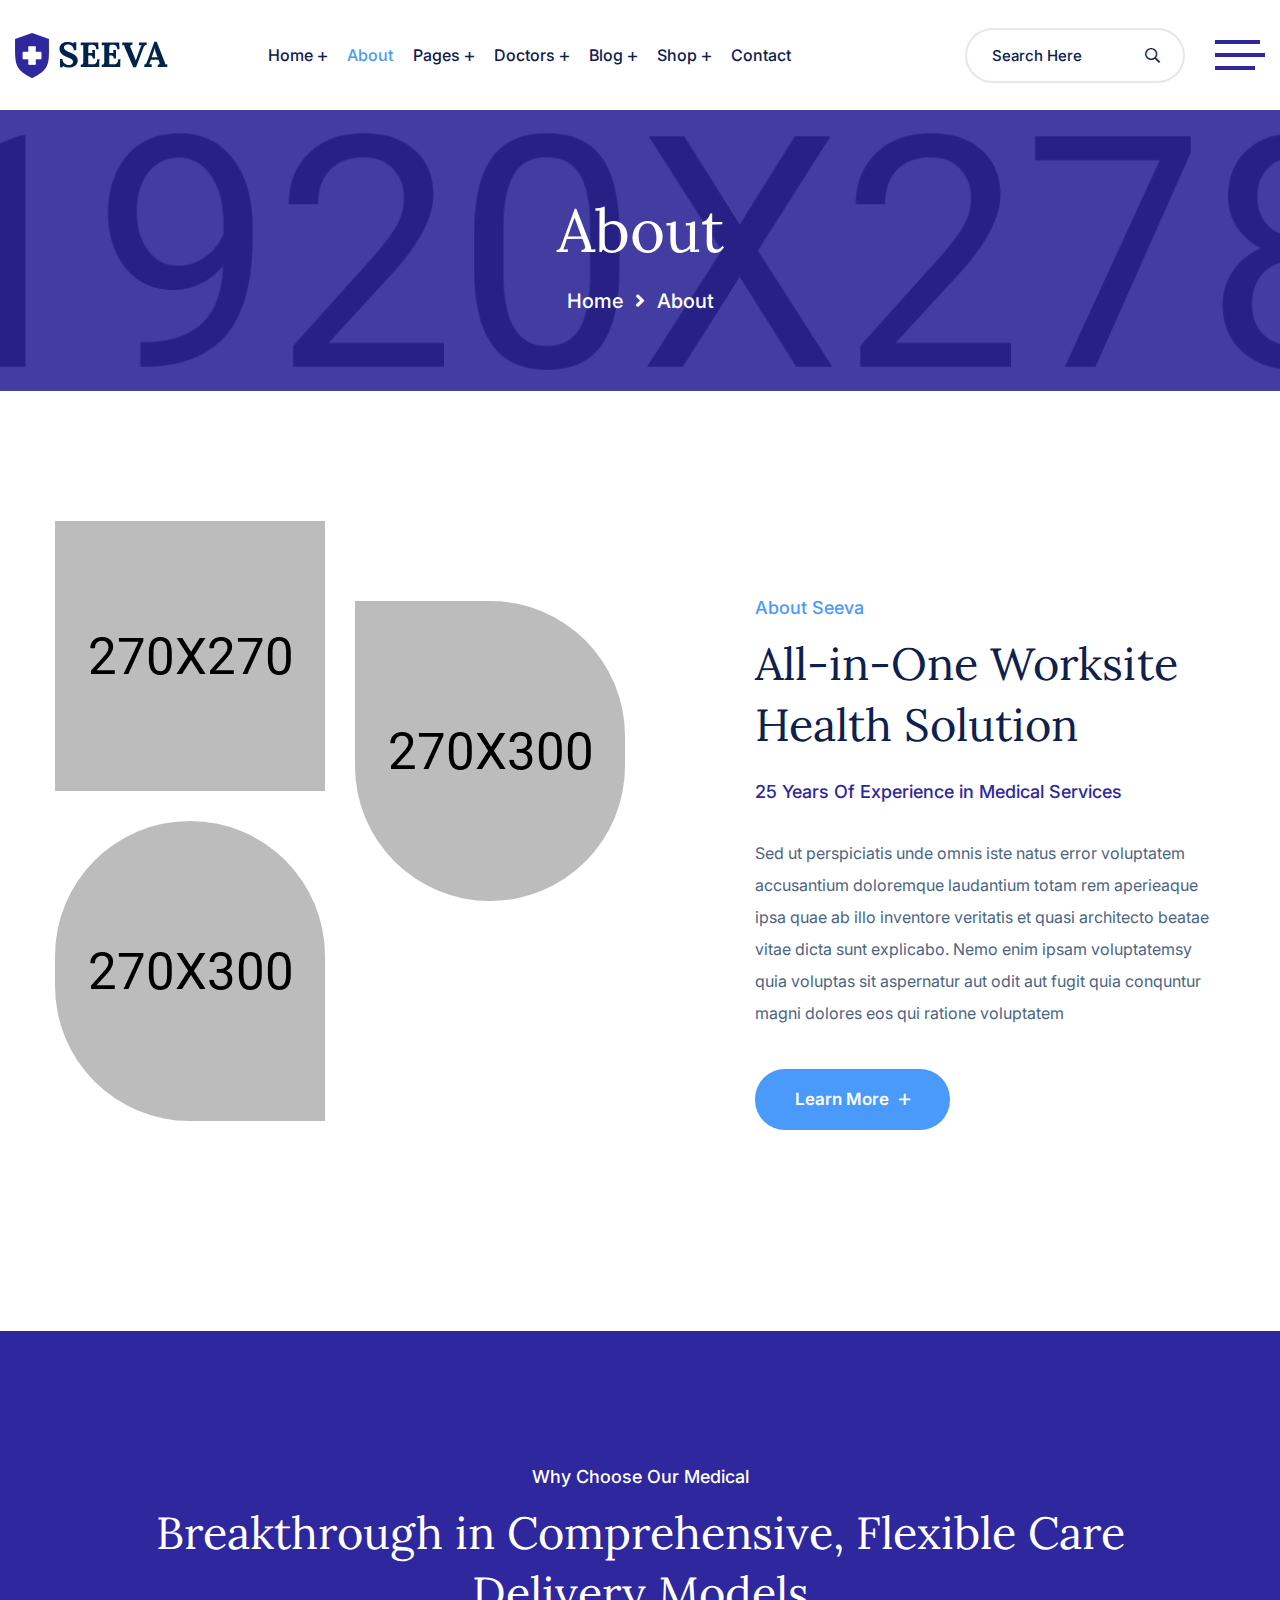
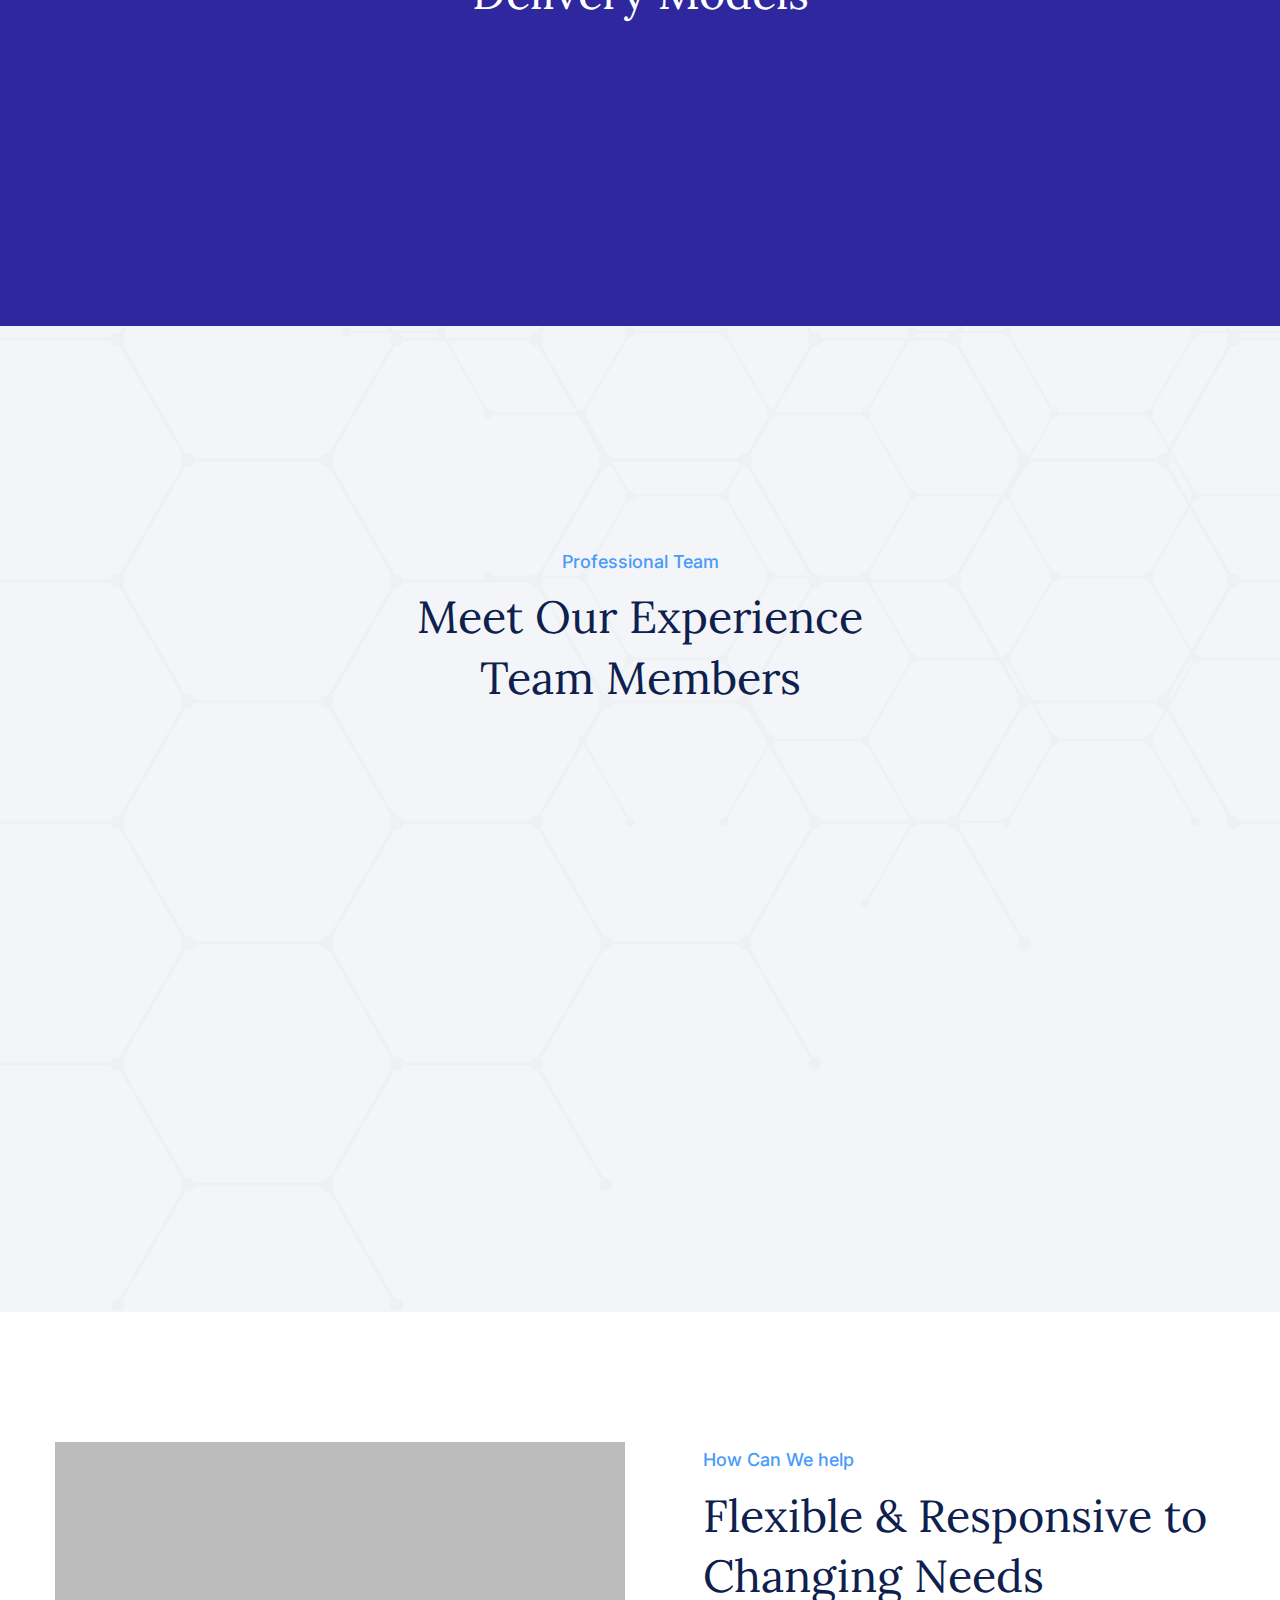
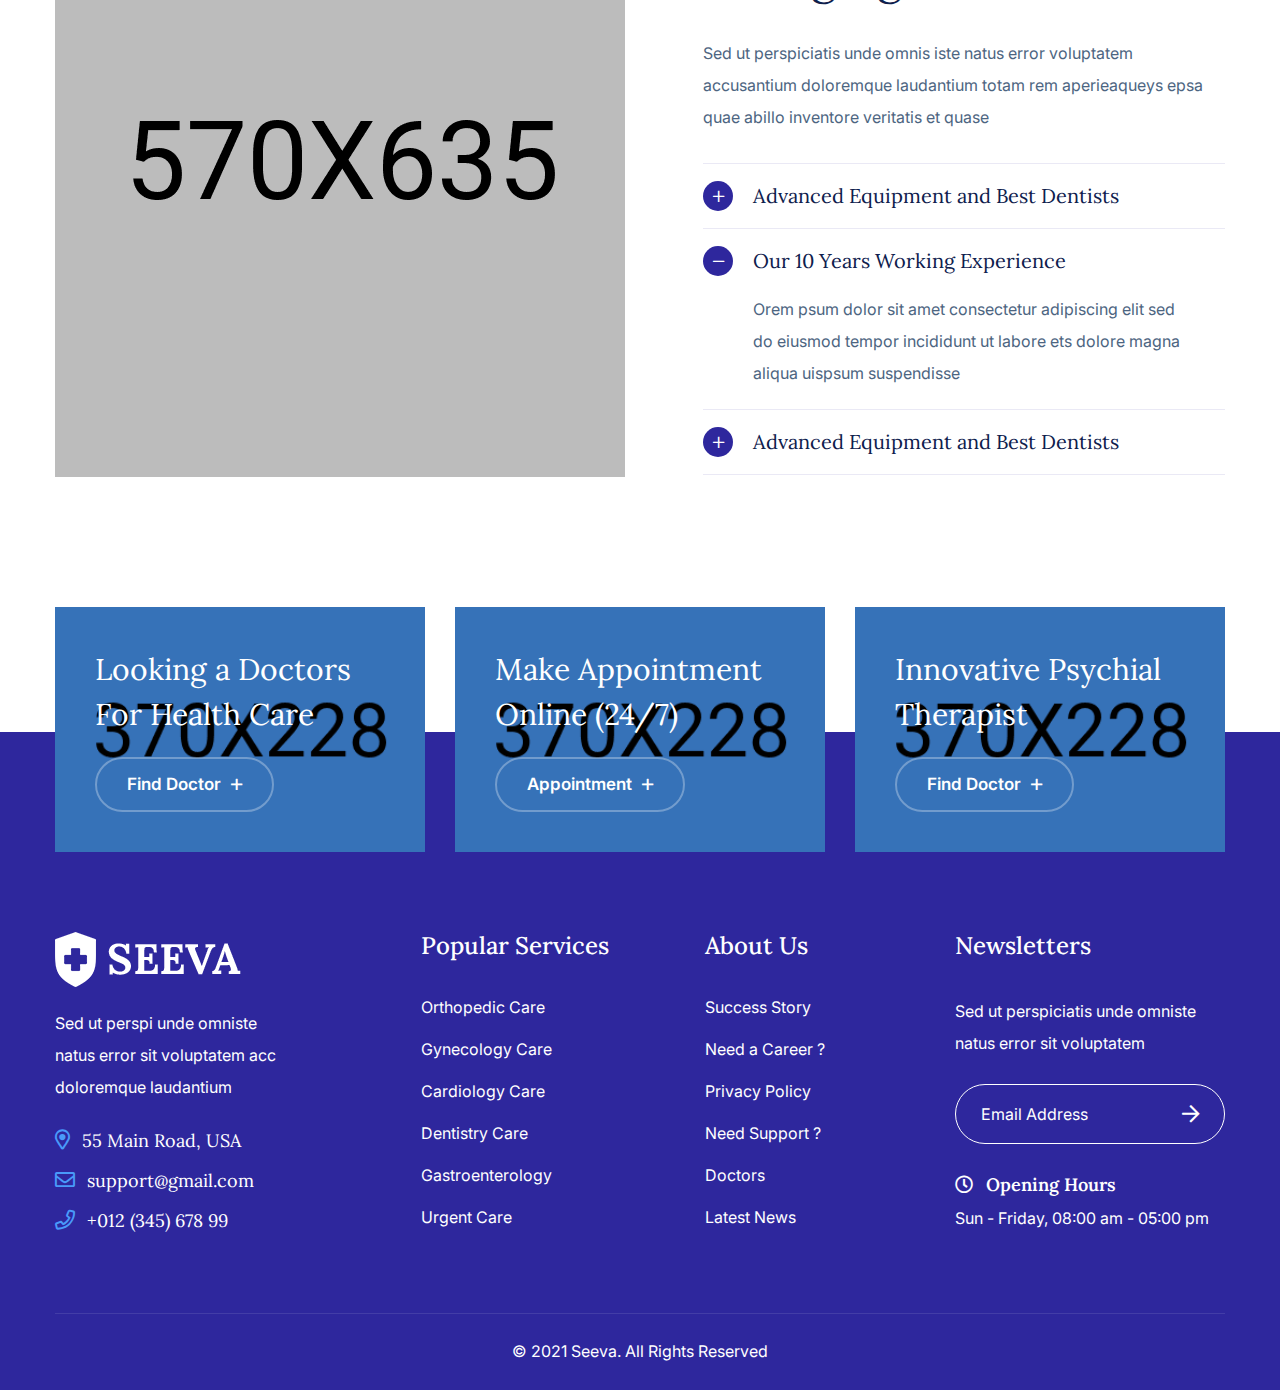
<file: about.html>
<!DOCTYPE html>
<html lang="zxx">

<head>
    <meta charset="UTF-8">
    <meta http-equiv="X-UA-Compatible" content="IE=edge">
    <meta name="viewport" content="width=device-width, initial-scale=1.0">
    <title>Seeva - Medical and Dental HTML Template || About</title>

    <!--====== Favicon Icon ======-->
    <link rel="shortcut icon" href="assets/img/favicon.ico" type="img/png" />
    <!--====== Animate Css ======-->
    <link rel="stylesheet" href="assets/css/animate.min.css" />
    <!--====== Bootstrap css ======-->
    <link rel="stylesheet" href="assets/css/bootstrap.min.css" />
    <!--====== Slick Slider ======-->
    <link rel="stylesheet" href="assets/css/slick.min.css" />
    <!--====== Nice Select ======-->
    <link rel="stylesheet" href="assets/css/nice-select.min.css" />
    <!--====== Magnific Popup ======-->
    <link rel="stylesheet" href="assets/css/magnific-popup.min.css" />
    <!--====== Font Awesome ======-->
    <link rel="stylesheet" href="assets/fonts/fontawesome/css/all.min.css" />
    <!--====== Flaticon ======-->
    <link rel="stylesheet" href="assets/fonts/flaticon/css/flaticon.css" />
    <!--====== Main Css ======-->
    <link rel="stylesheet" href="assets/css/style.css" />
</head>

<body>
    <!--====== Start Preloader ======-->
    <div id="preloader">
        <div id="loading-center">
            <div id="object"></div>
        </div>
    </div>
    <!--====== End Preloader ======-->

    <!--====== Start Template Header ======-->
    <header class="template-header sticky-header header-one">
        <div class="container-fluid container-1400">
            <div class="header-navigation">
                <div class="header-left">
                    <div class="site-logo">
                        <a href="index.html">
                            <img src="assets/img/logo.png" alt="Seeva">
                        </a>
                    </div>
                    <nav class="site-menu menu-gap-left d-none d-xl-block">
                        <ul class="primary-menu">
                            <li>
                                <a href="index.html">Home</a>
                                <ul class="sub-menu">
                                    <li><a href="index.html">Home One</a></li>
                                    <li><a href="index-two.html">Home Two</a></li>
                                    <li><a href="index-three.html">Home Three</a></li>
                                    <li><a href="index-four.html">Home Four</a></li>
                                    <li><a href="index-five.html">Home Five</a></li>
                                </ul>
                            </li>
                            <li class="active"><a href="about.html">About</a></li>
                            <li>
                                <a href="#">Pages</a>
                                <ul class="sub-menu">
                                    <li>
                                        <a href="service.html">Services</a>
                                        <ul class="sub-menu">
                                            <li><a href="service.html">Service One</a></li>
                                            <li><a href="service-two.html">Service Two</a></li>
                                            <li><a href="service-details.html">Service Details</a></li>
                                        </ul>
                                    </li>
                                    <li><a href="pricing.html">Pricing Plan</a></li>
                                    <li><a href="faq.html">Help & FAQ</a></li>
                                    <li><a href="gallery.html">Our Gallery</a></li>
                                    <li><a href="appointments.html">Appointment</a></li>
                                </ul>
                            </li>
                            <li>
                                <a href="doctors.html">Doctors</a>
                                <ul class="sub-menu">
                                    <li><a href="doctor-details.html">Doctor Details</a></li>
                                </ul>
                            </li>
                            <li>
                                <a href="blog-standard.html">Blog</a>
                                <ul class="sub-menu">
                                    <li><a href="blog-details.html">Blog Details</a></li>
                                </ul>
                            </li>
                            <li>
                                <a href="shop.html">Shop</a>
                                <ul class="sub-menu">
                                    <li><a href="product-details.html">Shop Details</a></li>
                                </ul>
                            </li>
                            <li><a href="contact.html">Contact</a></li>
                        </ul>
                    </nav>
                </div>
                <div class="header-right">
                    <ul class="extra-icons">
                        <li class="d-none d-sm-block">
                            <div class="header-search-area">
                                <form action="#">
                                    <input type="search" placeholder="Search Here">
                                    <button type="submit"><i class="far fa-search"></i></button>
                                </form>
                            </div>
                        </li>
                        <li class="d-none d-xl-block">
                            <div class="off-canvas-btn style-two">
                                <span></span>
                            </div>
                        </li>
                        <li class="d-xl-none">
                            <a href="#" class="navbar-toggler">
                                <span></span>
                                <span></span>
                                <span></span>
                            </a>
                        </li>
                    </ul>
                </div>
            </div>
        </div>

        <!-- Start Off Canvas -->
        <div class="slide-panel off-canvas-panel">
            <div class="panel-overlay"></div>
            <div class="panel-inner">
                <div class="canvas-logo">
                    <img src="assets/img/logo.png" alt="">
                </div>
                <div class="about-us">
                    <h5 class="canvas-widget-title">About Us</h5>
                    <p>
                        Sed perspiciatis unde omnis iste natus error voluptatem accusantium doloremque laudantium totam rem aperams eaque ipsa quae abillo.
                    </p>
                </div>
                <div class="contact-us">
                    <h5 class="canvas-widget-title">Contact Us</h5>
                    <ul>
                        <li>
                            <i class="far fa-map-marker-alt"></i>
                            354 Oakridge, Camden NJ 08102 - USA
                        </li>
                        <li>
                            <i class="far fa-envelope-open"></i>
                            <a href="mailto:support@qolle.com">support@seeva.com</a>
                            <a href="mailto:info@qolle.com">info@seeva.com</a>
                        </li>
                        <li>
                            <i class="far fa-phone"></i>
                            <a href="tel:+01234567899">+012 (345) 678 99</a><br>
                            <a href="tel:+8563214">+8563214</a>
                        </li>
                    </ul>
                </div>
                <a href="#" class="panel-close">
                    <i class="fal fa-times"></i>
                </a>
            </div>
        </div>
        <!-- End Off Canvas -->

        <!-- Start Mobile Panel -->
        <div class="slide-panel mobile-slide-panel">
            <div class="panel-overlay"></div>
            <div class="panel-inner">
                <div class="panel-logo">
                    <img src="assets/img/logo.png" alt="">
                </div>
                <nav class="mobile-menu">
                    <ul class="primary-menu">
                        <li>
                            <a href="index.html">Home</a>
                            <ul class="sub-menu">
                                <li><a href="index.html">Home One</a></li>
                                <li><a href="index-two.html">Home Two</a></li>
                                <li><a href="index-three.html">Home Three</a></li>
                                <li><a href="index-four.html">Home Four</a></li>
                                <li><a href="index-five.html">Home Five</a></li>
                            </ul>
                        </li>
                        <li class="active"><a href="about.html">About</a></li>
                        <li>
                            <a href="#">Pages</a>
                            <ul class="sub-menu">
                                <li>
                                    <a href="service.html">Services</a>
                                    <ul class="sub-menu">
                                        <li><a href="service.html">Service One</a></li>
                                        <li><a href="service-two.html">Service Two</a></li>
                                        <li><a href="service-details.html">Service Details</a></li>
                                    </ul>
                                </li>
                                <li><a href="pricing.html">Pricing Plan</a></li>
                                <li><a href="faq.html">Help & FAQ</a></li>
                                <li><a href="gallery.html">Our Gallery</a></li>
                                <li><a href="appointments.html">Appointment</a></li>
                            </ul>
                        </li>
                        <li>
                            <a href="doctors.html">Doctors</a>
                            <ul class="sub-menu">
                                <li><a href="doctor-details.html">Doctor Details</a></li>
                            </ul>
                        </li>
                        <li>
                            <a href="blog-standard.html">Blog</a>
                            <ul class="sub-menu">
                                <li><a href="blog-details.html">Blog Details</a></li>
                            </ul>
                        </li>
                        <li>
                            <a href="shop.html">Shop</a>
                            <ul class="sub-menu">
                                <li><a href="product-details.html">Shop Details</a></li>
                            </ul>
                        </li>
                        <li><a href="contact.html">Contact</a></li>
                    </ul>
                </nav>
                <a href="#" class="panel-close">
                    <i class="fal fa-times"></i>
                </a>
            </div>
        </div>
        <!-- Start Mobile Panel -->
    </header>
    <!--====== End Template Header ======-->

    <!--====== Page Title Start ======-->
    <section class="page-title-area page-title-bg" style="background-image: url(assets/img/section-bg/page-title.jpg);">
        <div class="container">
            <h1 class="page-title">About</h1>

            <ul class="breadcrumb-nav">
                <li><a href="#">Home</a></li>
                <li><i class="fas fa-angle-right"></i></li>
                <li>About</li>
            </ul>
        </div>
    </section>
    <!--====== Page Title End ======-->

    <!--====== About Section Start ======-->
    <section class="about-section section-gap">
        <div class="container">
            <div class="row justify-content-lg-between justify-content-center align-items-center">
                <div class="col-lg-6 col-md-10">
                    <div class="circle-image-gallery mb-md-50">
                        <div class="row">
                            <div class="col-6 gallery-left">
                                <div class="single-img wow fadeInLeft" data-wow-delay="0.3s">
                                    <img src="assets/img/circle-image-gallery/01.jpg" alt="">
                                </div>
                                <div class="single-img wow fadeInRight" data-wow-delay="0.4s">
                                    <img src="assets/img/circle-image-gallery/04.jpg" alt="">
                                </div>
                            </div>
                            <div class="col-6 gallery-right">
                                <div class="single-img wow fadeInRight" data-wow-delay="0.5s">
                                    <img class="animate-float-bob-y"  src="assets/img/circle-image-gallery/03.jpg" alt="">
                                </div>
                                <div class="single-img wow fadeInLeft" data-wow-delay="0.6s">
                                    <img src="assets/img/circle-image-gallery/02.jpg" alt="">
                                </div>
                            </div>
                        </div>
                    </div>
                </div>
                <div class="col-xl-5 col-lg-6 col-md-8">
                    <div class="about-text">
                        <div class="section-heading mb-35">
                            <span class="tagline">About Seeva</span>
                            <h2 class="title">All-in-One Worksite Health Solution</h2>

                            <p>25 Years Of Experience in Medical Services</p>
                        </div>
                        <p>
                            Sed ut perspiciatis unde omnis iste natus error voluptatem accusantium doloremque laudantium totam rem aperieaque ipsa quae ab illo inventore veritatis et quasi architecto beatae vitae dicta sunt explicabo. Nemo enim ipsam voluptatemsy quia voluptas sit aspernatur aut odit aut fugit quia conquntur magni dolores eos qui ratione voluptatem
                        </p>
                        <a href="about.html" class="template-btn mt-40">Learn More <i class="far fa-plus"></i></a>
                    </div>
                </div>
            </div>
        </div>
    </section>
    <!--====== About Section End ======-->

    <div class="wcu-with-doctors">
        <!--====== Why Choose Section Start ======-->
        <section class="wcu-section section-gap-top">
            <div class="container">
                <div class="row justify-content-center">
                    <div class="col-md-10">
                        <div class="section-heading heading-white text-center mb-40">
                            <span class="tagline">Why Choose Our Medical</span>
                            <h2 class="title">Breakthrough in Comprehensive, Flexible Care Delivery Models</h2>
                        </div>
                    </div>
                </div>
                <div class="row justify-content-center">
                    <div class="col-lg-4 col-md-6 col-sm-9">
                        <div class="image-title-box mt-30 wow fadeInUp" data-wow-delay="0.3s">
                            <h4 class="title"><a href="service.html">Optimize Your Health  Care Services</a></h4>

                            <div class="image">
                                <img src="assets/img/img-title-box/01.jpg" alt="Image">
                            </div>
                        </div>
                    </div>
                    <div class="col-lg-4 col-md-6 col-sm-9">
                        <div class="image-title-box mt-30 wow fadeInUp" data-wow-delay="0.4s">
                            <h4 class="title"><a href="service.html">Boost Employee Engagement</a></h4>

                            <div class="image">
                                <img src="assets/img/img-title-box/02.jpg" alt="Image">
                            </div>
                        </div>
                    </div>
                    <div class="col-lg-4 col-md-6 col-sm-9">
                        <div class="image-title-box mt-30 wow fadeInUp" data-wow-delay="0.5s">
                            <h4 class="title"><a href="service.html">Accelerate Your Return On Investment</a></h4>

                            <div class="image">
                                <img src="assets/img/img-title-box/03.jpg" alt="Image">
                            </div>
                        </div>
                    </div>
                </div>
            </div>
        </section>
        <!--====== Why Choose Section End ======-->

        <!--====== Doctor Section Start ======-->
        <section class="doctors-section bg-color-grey polygon-pattern-2">
            <div class="container">
                <div class="row justify-content-center">
                    <div class="col-lg-6 col-md-6">
                        <div class="section-heading text-center mb-40">
                            <span class="tagline">Professional Team</span>
                            <h2 class="title">Meet Our Experience Team Members</h2>
                        </div>
                    </div>
                </div>
                <div class="row justify-content-center doctors-loop">
                    <div class="col-xl-3 col-lg-4 col-sm-6">
                        <div class="doctor-box-three mt-30 wow fadeInUp" data-wow-delay="0.3s">
                            <div class="doctor-photo">
                                <img src="assets/img/doctors/18.jpg" alt="Image">
                            </div>
                            <div class="doctor-information">
                                <h5 class="name">
                                    <a href="doctor-details.html">Allan K. Simons</a>
                                </h5>
                                <span class="specialty">Dental Specialist</span>
                                <ul class="social-links">
                                    <li><a href="#"><i class="fab fa-facebook-f"></i></a></li>
                                    <li><a href="#"><i class="fab fa-twitter"></i></a></li>
                                    <li><a href="#"><i class="fab fa-youtube"></i></a></li>
                                    <li><a href="#"><i class="fab fa-linkedin"></i></a></li>
                                </ul>
                                <span class="plus-icon"><i class="far fa-plus"></i></span>
                            </div>
                        </div>
                    </div>
                    <div class="col-xl-3 col-lg-4 col-sm-6">
                        <div class="doctor-box-three mt-30 wow fadeInUp" data-wow-delay="0.4s">
                            <div class="doctor-photo">
                                <img src="assets/img/doctors/19.jpg" alt="Image">
                            </div>
                            <div class="doctor-information">
                                <h5 class="name">
                                    <a href="doctor-details.html">Marcus K. Staton</a>
                                </h5>
                                <span class="specialty">Neurology</span>
                                <ul class="social-links">
                                    <li><a href="#"><i class="fab fa-facebook-f"></i></a></li>
                                    <li><a href="#"><i class="fab fa-twitter"></i></a></li>
                                    <li><a href="#"><i class="fab fa-youtube"></i></a></li>
                                    <li><a href="#"><i class="fab fa-linkedin"></i></a></li>
                                </ul>
                                <span class="plus-icon"><i class="far fa-plus"></i></span>
                            </div>
                        </div>
                    </div>
                    <div class="col-xl-3 col-lg-4 col-sm-6">
                        <div class="doctor-box-three mt-30 wow fadeInUp" data-wow-delay="0.5s">
                            <div class="doctor-photo">
                                <img src="assets/img/doctors/20.jpg" alt="Image">
                            </div>
                            <div class="doctor-information">
                                <h5 class="name">
                                    <a href="doctor-details.html">Travis A. Costillo</a>
                                </h5>
                                <span class="specialty">Orthopedics</span>
                                <ul class="social-links">
                                    <li><a href="#"><i class="fab fa-facebook-f"></i></a></li>
                                    <li><a href="#"><i class="fab fa-twitter"></i></a></li>
                                    <li><a href="#"><i class="fab fa-youtube"></i></a></li>
                                    <li><a href="#"><i class="fab fa-linkedin"></i></a></li>
                                </ul>
                                <span class="plus-icon"><i class="far fa-plus"></i></span>
                            </div>
                        </div>
                    </div>
                    <div class="col-xl-3 col-lg-4 col-sm-6">
                        <div class="doctor-box-three mt-30 wow fadeInUp" data-wow-delay="0.6s">
                            <div class="doctor-photo">
                                <img src="assets/img/doctors/21.jpg" alt="Image">
                            </div>
                            <div class="doctor-information">
                                <h5 class="name">
                                    <a href="doctor-details.html">M.Calhoun</a>
                                </h5>
                                <span class="specialty">Cardiology</span>
                                <ul class="social-links">
                                    <li><a href="#"><i class="fab fa-facebook-f"></i></a></li>
                                    <li><a href="#"><i class="fab fa-twitter"></i></a></li>
                                    <li><a href="#"><i class="fab fa-youtube"></i></a></li>
                                    <li><a href="#"><i class="fab fa-linkedin"></i></a></li>
                                </ul>
                                <span class="plus-icon"><i class="far fa-plus"></i></span>
                            </div>
                        </div>
                    </div>
                </div>
            </div>
        </section>
        <!--====== Doctor Section End ======-->
    </div>

    <!--====== FAQ Section Start ======-->
    <section class="faq-section section-gap">
        <div class="container">
            <div class="row align-items-center justify-content-center">
                <div class="col-lg-6 col-md-10">
                    <div class="faq-image text-center text-lg-left mb-md-50">
                        <img src="assets/img/section-img/faq-image.jpg" alt="Image">
                    </div>
                </div>
                <div class="col-lg-6 col-md-9 col-sm-11">
                    <div class="faq-content pl-xl-5">
                        <div class="section-heading mb-30">
                            <span class="tagline">How Can We help</span>
                            <h2 class="title">Flexible & Responsive to Changing Needs</h2>
                        </div>
                        <p>
                            Sed ut perspiciatis unde omnis iste natus error voluptatem accusantium doloremque laudantium totam rem aperieaqueys epsa quae abillo inventore veritatis et quase
                        </p>
                        <div class="accordion accordion-style-two mt-30" id="accordionFaq">
                            <div class="accordion-item">
                                <div class="accordion-header">
                                    <h6 data-toggle="collapse" aria-expanded="true" data-target="#itemOne">
                                        <span>Advanced Equipment and Best Dentists</span>
                                    </h6>
                                </div>
                                <div class="collapse" id="itemOne" data-parent="#accordionFaq">
                                    <div class="accordion-content">
                                        <p>
                                            Orem psum dolor sit amet consectetur adipiscing elit sed do eiusmod tempor incididunt ut labore ets dolore magna aliqua uispsum suspendisse
                                        </p>
                                    </div>
                                </div>
                            </div>
                            <div class="accordion-item active-accordion">
                                <div class="accordion-header">
                                    <h6 data-toggle="collapse" aria-expanded="true" data-target="#itemTwo">
                                        <span>Our 10 Years Working Experience</span>
                                    </h6>
                                </div>
                                <div class="collapse show" id="itemTwo" data-parent="#accordionFaq">
                                    <div class="accordion-content">
                                        <p>
                                            Orem psum dolor sit amet consectetur adipiscing elit sed do eiusmod tempor incididunt ut labore ets dolore magna aliqua uispsum suspendisse
                                        </p>
                                    </div>
                                </div>
                            </div>
                            <div class="accordion-item">
                                <div class="accordion-header">
                                    <h6 data-toggle="collapse" aria-expanded="true" data-target="#itemThree">
                                        <span>Advanced Equipment and Best Dentists</span>
                                    </h6>
                                </div>
                                <div class="collapse" id="itemThree" data-parent="#accordionFaq">
                                    <div class="accordion-content">
                                        <p>
                                            Orem psum dolor sit amet consectetur adipiscing elit sed do eiusmod tempor incididunt ut labore ets dolore magna aliqua uispsum suspendisse
                                        </p>
                                    </div>
                                </div>
                            </div>
                        </div>
                    </div>
                </div>
            </div>
        </div>
    </section>
    <!--====== FAQ Section End ======-->

    <!--====== Back to Top Start ======-->
    <a class="back-to-top" href="#">
        <i class="far fa-angle-up"></i>
     </a>
    <!--====== Back to Top End ======-->

    <!--====== Start Template Footer ======-->
    <footer class="template-footer template-footer-white have-cta-boxes-two">
        <div class="cta-boxes-wrapper">
            <div class="container">
                <div class="row justify-content-center">
                    <div class="col-lg-4 col-md-6">
                        <div class="cta-boxed-two bg-color-secondary bg-size-cover blend-mode-multiply mb-30" style="background-image: url(assets/img/cta-img/cta-boxed-2-1.jpg);">
                            <h2 class="cta-title">Looking a Doctors  For Health Care</h2>
                            <a href="#" class="template-btn template-btn-bordered">Find Doctor <i class="far fa-plus"></i></a>
                        </div>
                    </div>
                    <div class="col-lg-4 col-md-6">
                        <div class="cta-boxed-two bg-color-secondary bg-size-cover blend-mode-multiply mb-30" style="background-image: url(assets/img/cta-img/cta-boxed-2-2.jpg);">
                            <h2 class="cta-title">Make Appointment  Online (24/7)</h2>
                            <a href="#" class="template-btn template-btn-bordered">Appointment <i class="far fa-plus"></i></a>
                        </div>
                    </div>
                    <div class="col-lg-4 col-md-8">
                        <div class="cta-boxed-two bg-color-secondary bg-size-cover blend-mode-multiply mb-30" style="background-image: url(assets/img/cta-img/cta-boxed-2-3.jpg);">
                            <h2 class="cta-title">Innovative Psychial Therapist</h2>
                            <a href="#" class="template-btn template-btn-bordered">Find Doctor <i class="far fa-plus"></i></a>
                        </div>
                    </div>
                </div>
            </div>
        </div>
        <div class="footer-inner bg-color-primary">
            <div class="container">
                <div class="footer-widgets">
                    <div class="row">
                        <div class="col-lg-3 col-md-8">
                            <div class="widget text-widget">
                                <div class="footer-logo">
                                    <img src="assets/img/logo-white.png" alt="Medibo">
                                </div>
                                <p>
                                    Sed ut perspi unde omniste natus error sit voluptatem acc doloremque laudantium
                                </p>
                                <ul class="contact-list">
                                    <li>
                                        <a href="https://goo.gl/maps/inpkL6wUZqMR3opX7"><i class="far fa-map-marker-alt"></i>55 Main Road, USA</a>
                                    </li>
                                    <li>
                                        <a href="mailto:support@gmail.com"><i class="far fa-envelope"></i>support@gmail.com</a>
                                    </li>
                                    <li>
                                        <a href="tel:01267899"><i class="far fa-phone"></i>+012 (345) 678 99</a>
                                    </li>
                                </ul>
                            </div>
                        </div>
                        <div class="col-lg-6">
                            <div class="row justify-content-center">
                                <div class="col-xl-5 col-sm-6">
                                    <div class="d-flex justify-content-lg-center">
                                        <div class="widget nav-widget">
                                            <h4 class="widget-title">Popular Services</h4>
                                            <ul class="nav-links">
                                                <li><a href="#">Orthopedic Care</a></li>
                                                <li><a href="#">Gynecology Care</a></li>
                                                <li><a href="#">Cardiology Care</a></li>
                                                <li><a href="#">Dentistry Care</a></li>
                                                <li><a href="#">Gastroenterology</a></li>
                                                <li><a href="#">Urgent Care</a></li>
                                            </ul>
                                        </div>
                                    </div>
                                </div>
                                <div class="col-xl-5 col-sm-6">
                                    <div class="d-flex justify-content-lg-center">
                                        <div class="widget nav-widget">
                                            <h4 class="widget-title">About Us</h4>
                                            <ul class="nav-links">
                                                <li><a href="#">Success Story</a></li>
                                                <li><a href="#">Need a Career ?</a></li>
                                                <li><a href="#">Privacy Policy</a></li>
                                                <li><a href="#">Need Support ?</a></li>
                                                <li><a href="#">Doctors</a></li>
                                                <li><a href="#">Latest News</a></li>
                                            </ul>
                                        </div>
                                    </div>
                                </div>
                            </div>
                        </div>
                        <div class="col-lg-3 col-md-10">
                            <div class="widget newsletters-widget">
                                <h4 class="widget-title">Newsletters</h4>
                                <p>
                                    Sed ut perspiciatis unde omniste <br> natus error sit voluptatem
                                </p>
                                <form action="#" class="newsletters-form">
                                    <input type="email" placeholder="Email Address">
                                    <button type="submit"><i class="far fa-arrow-right"></i></button>
                                </form>

                                <div class="opening-notice mt-30">
                                    <h6><i class="far fa-clock"></i> Opening Hours</h6>
                                    <p>Sun - Friday, 08:00 am - 05:00 pm</p>
                                </div>
                            </div>
                        </div>
                    </div>
                </div>
                <div class="copyright-area">
                    <p>© 2021 <a href="#">Seeva</a>. All Rights Reserved</p>
                </div>
            </div>
        </div>
    </footer>
    <!--====== End Template Footer ======-->

    <!--====== Jquery ======-->
    <script src="assets/js/jquery-3.6.0.min.js"></script>
    <!--====== Bootstrap ======-->
    <script src="assets/js/bootstrap.min.js"></script>
    <!--====== Slick slider ======-->
    <script src="assets/js/slick.min.js"></script>
    <!--====== Isotope ======-->
    <script src="assets/js/isotope.pkgd.min.js"></script>
    <!--====== Images loaded ======-->
    <script src="assets/js/imagesloaded.pkgd.min.js"></script>
    <!--====== In-view ======-->
    <script src="assets/js/jquery.inview.min.js"></script>
    <!--====== Nice Select ======-->
    <script src="assets/js/jquery.nice-select.min.js"></script>
    <!--====== Magnific Popup ======-->
    <script src="assets/js/magnific-popup.min.js"></script>
    <!--====== WOW Js ======-->
    <script src="assets/js/wow.min.js"></script>
    <!--====== Main JS ======-->
    <script src="assets/js/main.js"></script>
</body>

</html>
</file>
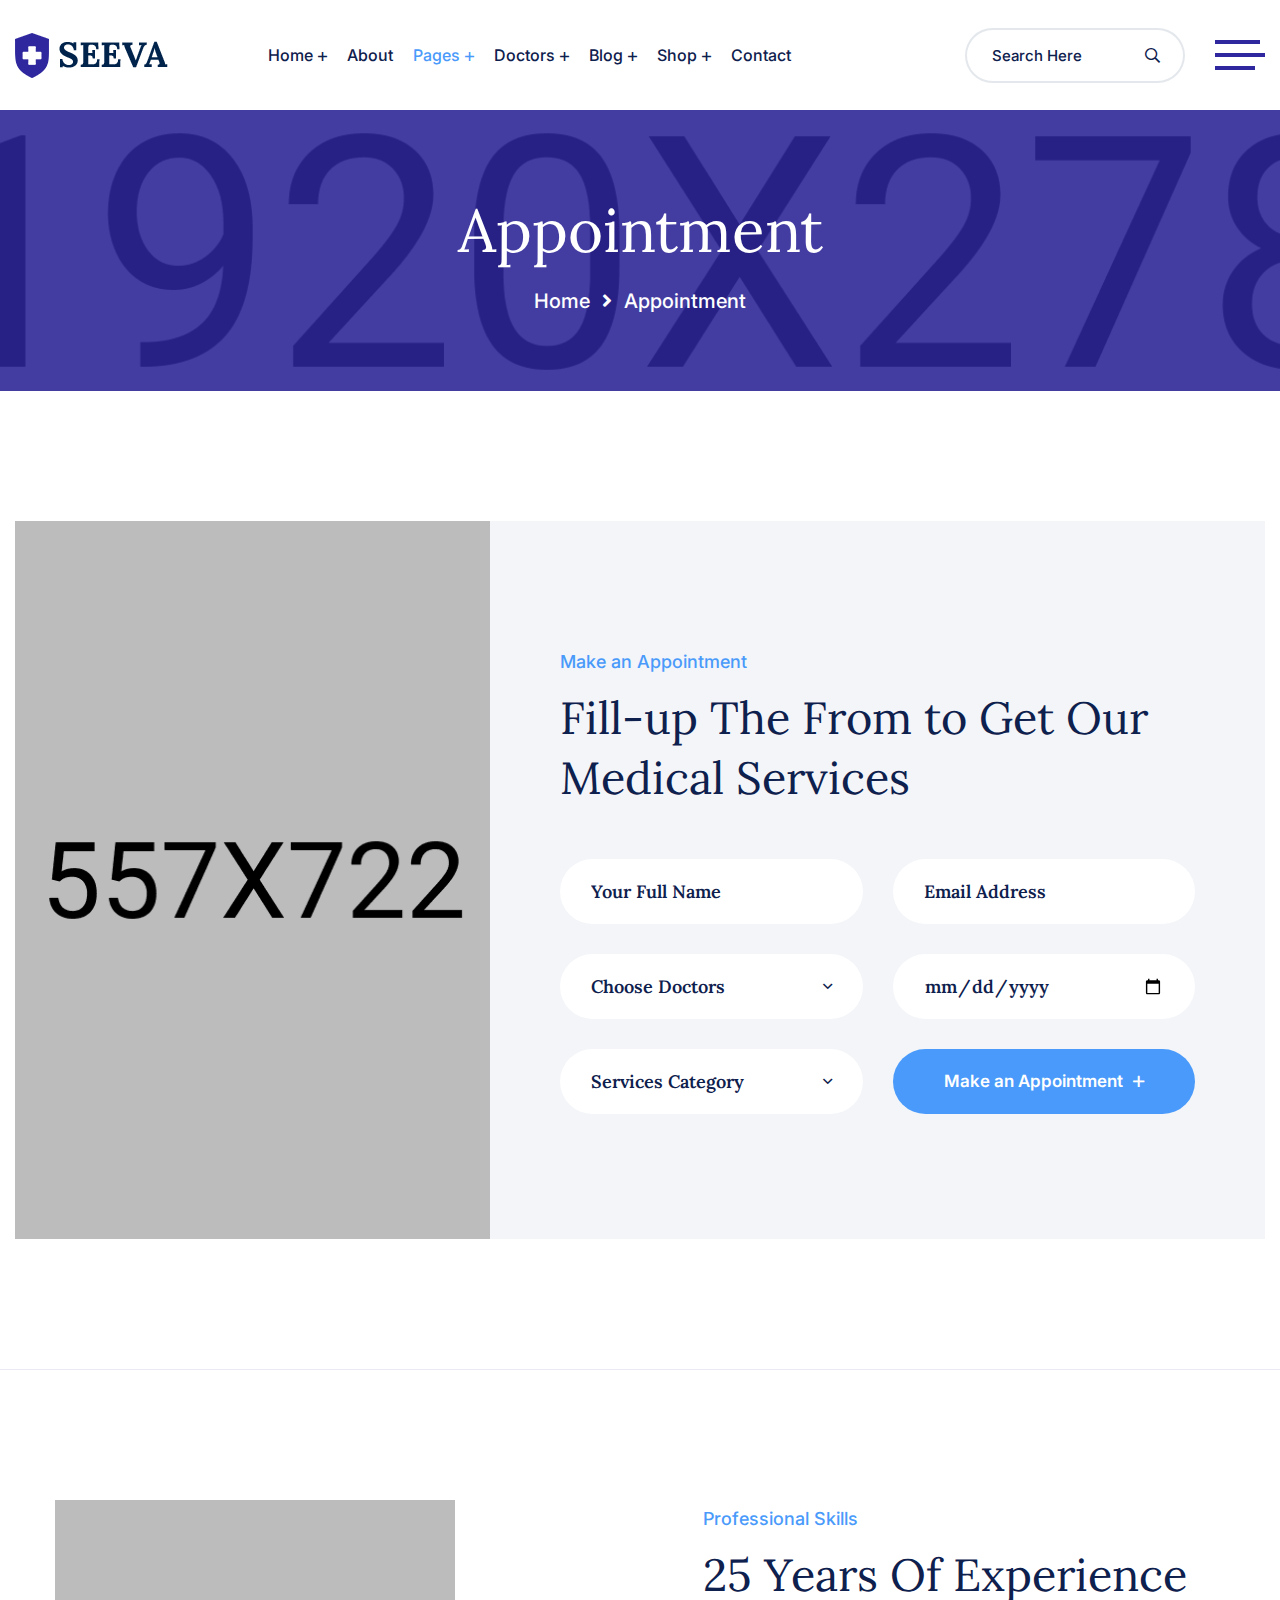
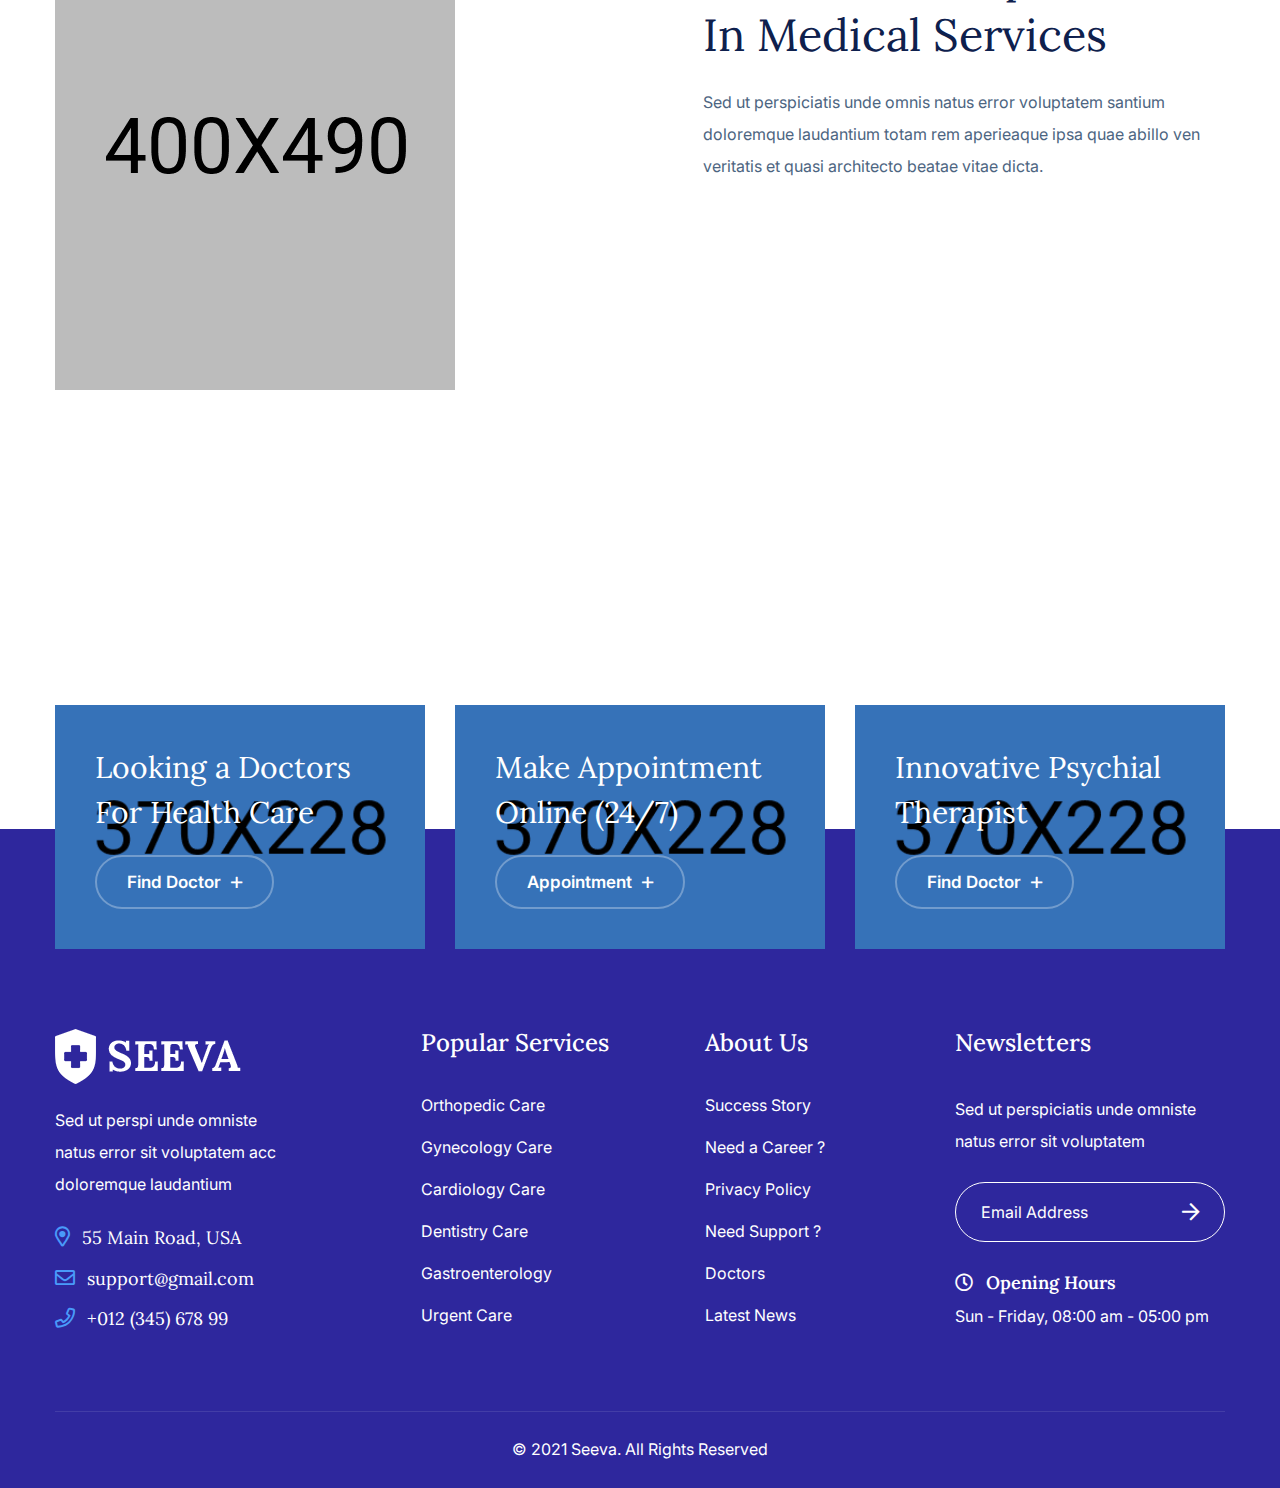
<file: appointments.html>
<!DOCTYPE html>
<html lang="zxx">

<head>
    <meta charset="UTF-8">
    <meta http-equiv="X-UA-Compatible" content="IE=edge">
    <meta name="viewport" content="width=device-width, initial-scale=1.0">
    <title>Seeva - Medical and Dental HTML Template || Appointment</title>

    <!--====== Favicon Icon ======-->
    <link rel="shortcut icon" href="assets/img/favicon.ico" type="img/png" />
    <!--====== Animate Css ======-->
    <link rel="stylesheet" href="assets/css/animate.min.css" />
    <!--====== Bootstrap css ======-->
    <link rel="stylesheet" href="assets/css/bootstrap.min.css" />
    <!--====== Slick Slider ======-->
    <link rel="stylesheet" href="assets/css/slick.min.css" />
    <!--====== Nice Select ======-->
    <link rel="stylesheet" href="assets/css/nice-select.min.css" />
    <!--====== Magnific Popup ======-->
    <link rel="stylesheet" href="assets/css/magnific-popup.min.css" />
    <!--====== Font Awesome ======-->
    <link rel="stylesheet" href="assets/fonts/fontawesome/css/all.min.css" />
    <!--====== Flaticon ======-->
    <link rel="stylesheet" href="assets/fonts/flaticon/css/flaticon.css" />
    <!--====== Main Css ======-->
    <link rel="stylesheet" href="assets/css/style.css" />
</head>

<body>
    <!--====== Start Preloader ======-->
    <div id="preloader">
        <div id="loading-center">
            <div id="object"></div>
        </div>
    </div>
    <!--====== End Preloader ======-->

    <!--====== Start Template Header ======-->
    <header class="template-header sticky-header header-one">
        <div class="container-fluid container-1400">
            <div class="header-navigation">
                <div class="header-left">
                    <div class="site-logo">
                        <a href="index.html">
                            <img src="assets/img/logo.png" alt="Seeva">
                        </a>
                    </div>
                    <nav class="site-menu menu-gap-left d-none d-xl-block">
                        <ul class="primary-menu">
                            <li>
                                <a href="index.html">Home</a>
                                <ul class="sub-menu">
                                    <li><a href="index.html">Home One</a></li>
                                    <li><a href="index-two.html">Home Two</a></li>
                                    <li><a href="index-three.html">Home Three</a></li>
                                    <li><a href="index-four.html">Home Four</a></li>
                                    <li><a href="index-five.html">Home Five</a></li>
                                </ul>
                            </li>
                            <li><a href="about.html">About</a></li>
                            <li class="active">
                                <a href="#">Pages</a>
                                <ul class="sub-menu">
                                    <li>
                                        <a href="service.html">Services</a>
                                        <ul class="sub-menu">
                                            <li><a href="service.html">Service One</a></li>
                                            <li><a href="service-two.html">Service Two</a></li>
                                            <li><a href="service-details.html">Service Details</a></li>
                                        </ul>
                                    </li>
                                    <li><a href="pricing.html">Pricing Plan</a></li>
                                    <li><a href="faq.html">Help & FAQ</a></li>
                                    <li><a href="gallery.html">Our Gallery</a></li>
                                    <li><a href="appointments.html">Appointment</a></li>
                                </ul>
                            </li>
                            <li>
                                <a href="doctors.html">Doctors</a>
                                <ul class="sub-menu">
                                    <li><a href="doctor-details.html">Doctor Details</a></li>
                                </ul>
                            </li>
                            <li>
                                <a href="blog-standard.html">Blog</a>
                                <ul class="sub-menu">
                                    <li><a href="blog-details.html">Blog Details</a></li>
                                </ul>
                            </li>
                            <li>
                                <a href="shop.html">Shop</a>
                                <ul class="sub-menu">
                                    <li><a href="product-details.html">Shop Details</a></li>
                                </ul>
                            </li>
                            <li><a href="contact.html">Contact</a></li>
                        </ul>
                    </nav>
                </div>
                <div class="header-right">
                    <ul class="extra-icons">
                        <li class="d-none d-sm-block">
                            <div class="header-search-area">
                                <form action="#">
                                    <input type="search" placeholder="Search Here">
                                    <button type="submit"><i class="far fa-search"></i></button>
                                </form>
                            </div>
                        </li>
                        <li class="d-none d-xl-block">
                            <div class="off-canvas-btn style-two">
                                <span></span>
                            </div>
                        </li>
                        <li class="d-xl-none">
                            <a href="#" class="navbar-toggler">
                                <span></span>
                                <span></span>
                                <span></span>
                            </a>
                        </li>
                    </ul>
                </div>
            </div>
        </div>

        <!-- Start Off Canvas -->
        <div class="slide-panel off-canvas-panel">
            <div class="panel-overlay"></div>
            <div class="panel-inner">
                <div class="canvas-logo">
                    <img src="assets/img/logo.png" alt="">
                </div>
                <div class="about-us">
                    <h5 class="canvas-widget-title">About Us</h5>
                    <p>
                        Sed perspiciatis unde omnis iste natus error voluptatem accusantium doloremque laudantium totam rem aperams eaque ipsa quae abillo.
                    </p>
                </div>
                <div class="contact-us">
                    <h5 class="canvas-widget-title">Contact Us</h5>
                    <ul>
                        <li>
                            <i class="far fa-map-marker-alt"></i>
                            354 Oakridge, Camden NJ 08102 - USA
                        </li>
                        <li>
                            <i class="far fa-envelope-open"></i>
                            <a href="mailto:support@qolle.com">support@seeva.com</a>
                            <a href="mailto:info@qolle.com">info@seeva.com</a>
                        </li>
                        <li>
                            <i class="far fa-phone"></i>
                            <a href="tel:+01234567899">+012 (345) 678 99</a><br>
                            <a href="tel:+8563214">+8563214</a>
                        </li>
                    </ul>
                </div>
                <a href="#" class="panel-close">
                    <i class="fal fa-times"></i>
                </a>
            </div>
        </div>
        <!-- End Off Canvas -->

        <!-- Start Mobile Panel -->
        <div class="slide-panel mobile-slide-panel">
            <div class="panel-overlay"></div>
            <div class="panel-inner">
                <div class="panel-logo">
                    <img src="assets/img/logo.png" alt="">
                </div>
                <nav class="mobile-menu">
                    <ul class="primary-menu">
                        <li>
                            <a href="index.html">Home</a>
                            <ul class="sub-menu">
                                <li><a href="index.html">Home One</a></li>
                                <li><a href="index-two.html">Home Two</a></li>
                                <li><a href="index-three.html">Home Three</a></li>
                                <li><a href="index-four.html">Home Four</a></li>
                                <li><a href="index-five.html">Home Five</a></li>
                            </ul>
                        </li>
                        <li><a href="about.html">About</a></li>
                        <li class="active">
                            <a href="#">Pages</a>
                            <ul class="sub-menu">
                                <li>
                                    <a href="service.html">Services</a>
                                    <ul class="sub-menu">
                                        <li><a href="service.html">Service One</a></li>
                                        <li><a href="service-two.html">Service Two</a></li>
                                        <li><a href="service-details.html">Service Details</a></li>
                                    </ul>
                                </li>
                                <li><a href="pricing.html">Pricing Plan</a></li>
                                <li><a href="faq.html">Help & FAQ</a></li>
                                <li><a href="gallery.html">Our Gallery</a></li>
                                <li><a href="appointments.html">Appointment</a></li>
                            </ul>
                        </li>
                        <li>
                            <a href="doctors.html">Doctors</a>
                            <ul class="sub-menu">
                                <li><a href="doctor-details.html">Doctor Details</a></li>
                            </ul>
                        </li>
                        <li>
                            <a href="blog-standard.html">Blog</a>
                            <ul class="sub-menu">
                                <li><a href="blog-details.html">Blog Details</a></li>
                            </ul>
                        </li>
                        <li>
                            <a href="shop.html">Shop</a>
                            <ul class="sub-menu">
                                <li><a href="product-details.html">Shop Details</a></li>
                            </ul>
                        </li>
                        <li><a href="contact.html">Contact</a></li>
                    </ul>
                </nav>
                <a href="#" class="panel-close">
                    <i class="fal fa-times"></i>
                </a>
            </div>
        </div>
        <!-- Start Mobile Panel -->
    </header>
    <!--====== End Template Header ======-->

    <!--====== Page Title Start ======-->
    <section class="page-title-area page-title-bg" style="background-image: url(assets/img/section-bg/page-title.jpg);">
        <div class="container">
            <h1 class="page-title">Appointment</h1>

            <ul class="breadcrumb-nav">
                <li><a href="#">Home</a></li>
                <li><i class="fas fa-angle-right"></i></li>
                <li>Appointment</li>
            </ul>
        </div>
    </section>
    <!--====== Page Title End ======-->

    <!--====== Appointment Section Start ======-->
    <section class="appointment-section section-gap">
        <div class="container container-1500">
            <div class="appointment-form-two style-two">
                <div class="appointment-image" style="background-image: url(assets/img/appointment/03.jpg);">
                </div>
                <div class="form-wrap">
                    <div class="section-heading mb-50">
                        <span class="tagline">Make an Appointment</span>
                        <h2 class="title">Fill-up The From to Get Our Medical Services </h2>
                    </div>
                    <form action="#">
                        <div class="row">
                            <div class="col-md-6">
                                <div class="input-field">
                                    <input type="text" placeholder="Your Full Name">
                                </div>
                            </div>
                            <div class="col-md-6">
                                <div class="input-field">
                                    <input type="email" placeholder="Email Address">
                                </div>
                            </div>
                            <div class="col-md-6">
                                <div class="input-field">
                                    <select>
                                        <option value="1" selected disabled>Choose Doctors</option>
                                        <option value="2">Doctor One</option>
                                        <option value="3">Doctor Two</option>
                                        <option value="4">Doctor Three</option>
                                        <option value="5">Doctor Four</option>
                                    </select>
                                </div>
                            </div>
                            <div class="col-md-6">
                                <div class="input-field">
                                    <input type="date">
                                </div>
                            </div>
                            <div class="col-md-6">
                                <div class="input-field">
                                    <select>
                                        <option value="1" selected disabled>Services Category</option>
                                        <option value="2">Service One</option>
                                        <option value="3">Service Two</option>
                                        <option value="4">Service Three</option>
                                        <option value="5">Service Four</option>
                                    </select>
                                </div>
                            </div>
                            <div class="col-md-6">
                                <div class="input-field">
                                    <button type="submit" class="template-btn">
                                        Make an Appointment <i class="far fa-plus"></i>
                                    </button>
                                </div>
                            </div>
                        </div>
                    </form>
                </div>
            </div>
        </div>
    </section>
    <!--====== Appointment Section End ======-->

    <!--====== Skill Section Start ======-->
    <section class="skill-section section-gap border-top-primary">
        <div class="container">
            <div class="row justify-content-center justify-content-lg-between align-items-center">
                <div class="col-lg-6 col-md-10">
                    <div class="tile-gallery-two pr-lg-3">
                        <div class="image-one">
                            <img src="assets/img/tile-gallery/04.jpg" alt="Image">
                        </div>
                        <div class="image-two text-right wow fadeInUp" data-wow-delay="0.3s">
                            <img src="assets/img/tile-gallery/05.jpg" alt="Image">
                        </div>
                    </div>
                </div>
                <div class="col-lg-6 col-md-9">
                    <div class="skill-content pl-xl-5 mt-md-50">
                        <div class="section-heading mb-20">
                            <span class="tagline">Professional Skills</span>
                            <h2 class="title">
                                25 Years Of Experience In Medical Services
                            </h2>
                        </div>
                        <p>
                            Sed ut perspiciatis unde omnis natus error voluptatem santium doloremque laudantium totam rem aperieaque ipsa quae abillo ven veritatis et quasi architecto beatae vitae dicta.
                        </p>
                        <div class="skills-items mt-50 wow fadeInUp" data-wow-delay="0.3s">
                            <div class="progress-bar-wrapper mb-40" data-percentage="89" data-line-color="#499afa" data-line-bg="#e4f0fe">
                                <div class="progress-title-wrap">
                                    <h5 class="progress-title">Medical Care</h5>
                                    <span class="progress-percentage">89%</span>
                                </div>
                                <div class="progress-line-wrap">
                                    <div class="progress-line"></div>
                                </div>
                            </div>
                            <div class="progress-bar-wrapper mb-40" data-percentage="64" data-line-color="#ffae00" data-line-bg="#fff3d9">
                                <div class="progress-title-wrap">
                                    <h5 class="progress-title">Family Care</h5>
                                    <span class="progress-percentage">64%</span>
                                </div>
                                <div class="progress-line-wrap">
                                    <div class="progress-line"></div>
                                </div>
                            </div>
                            <div class="progress-bar-wrapper mb-40" data-percentage="78" data-line-color="#b505ff" data-line-bg="#f4daff">
                                <div class="progress-title-wrap">
                                    <h5 class="progress-title">Child Care</h5>
                                    <span class="progress-percentage">78%</span>
                                </div>
                                <div class="progress-line-wrap">
                                    <div class="progress-line"></div>
                                </div>
                            </div>
                            <div class="progress-bar-wrapper mb-40" data-percentage="85" data-line-color="#ff3000" data-line-bg="#ffe0d9">
                                <div class="progress-title-wrap">
                                    <h5 class="progress-title">Senior Care</h5>
                                    <span class="progress-percentage">85%</span>
                                </div>
                                <div class="progress-line-wrap">
                                    <div class="progress-line"></div>
                                </div>
                            </div>
                        </div>
                    </div>
                </div>
            </div>
        </div>
    </section>
    <!--====== Skill Section End ======-->

    <!--====== Back to Top Start ======-->
    <a class="back-to-top" href="#">
        <i class="far fa-angle-up"></i>
     </a>
    <!--====== Back to Top End ======-->

    <!--====== Start Template Footer ======-->
    <footer class="template-footer template-footer-white have-cta-boxes-two">
        <div class="cta-boxes-wrapper">
            <div class="container">
                <div class="row justify-content-center">
                    <div class="col-lg-4 col-md-6">
                        <div class="cta-boxed-two bg-color-secondary bg-size-cover blend-mode-multiply mb-30" style="background-image: url(assets/img/cta-img/cta-boxed-2-1.jpg);">
                            <h2 class="cta-title">Looking a Doctors  For Health Care</h2>
                            <a href="#" class="template-btn template-btn-bordered">Find Doctor <i class="far fa-plus"></i></a>
                        </div>
                    </div>
                    <div class="col-lg-4 col-md-6">
                        <div class="cta-boxed-two bg-color-secondary bg-size-cover blend-mode-multiply mb-30" style="background-image: url(assets/img/cta-img/cta-boxed-2-2.jpg);">
                            <h2 class="cta-title">Make Appointment  Online (24/7)</h2>
                            <a href="#" class="template-btn template-btn-bordered">Appointment <i class="far fa-plus"></i></a>
                        </div>
                    </div>
                    <div class="col-lg-4 col-md-8">
                        <div class="cta-boxed-two bg-color-secondary bg-size-cover blend-mode-multiply mb-30" style="background-image: url(assets/img/cta-img/cta-boxed-2-3.jpg);">
                            <h2 class="cta-title">Innovative Psychial Therapist</h2>
                            <a href="#" class="template-btn template-btn-bordered">Find Doctor <i class="far fa-plus"></i></a>
                        </div>
                    </div>
                </div>
            </div>
        </div>
        <div class="footer-inner bg-color-primary">
            <div class="container">
                <div class="footer-widgets">
                    <div class="row">
                        <div class="col-lg-3 col-md-8">
                            <div class="widget text-widget">
                                <div class="footer-logo">
                                    <img src="assets/img/logo-white.png" alt="Medibo">
                                </div>
                                <p>
                                    Sed ut perspi unde omniste natus error sit voluptatem acc doloremque laudantium
                                </p>
                                <ul class="contact-list">
                                    <li>
                                        <a href="https://goo.gl/maps/inpkL6wUZqMR3opX7"><i class="far fa-map-marker-alt"></i>55 Main Road, USA</a>
                                    </li>
                                    <li>
                                        <a href="mailto:support@gmail.com"><i class="far fa-envelope"></i>support@gmail.com</a>
                                    </li>
                                    <li>
                                        <a href="tel:01267899"><i class="far fa-phone"></i>+012 (345) 678 99</a>
                                    </li>
                                </ul>
                            </div>
                        </div>
                        <div class="col-lg-6">
                            <div class="row justify-content-center">
                                <div class="col-xl-5 col-sm-6">
                                    <div class="d-flex justify-content-lg-center">
                                        <div class="widget nav-widget">
                                            <h4 class="widget-title">Popular Services</h4>
                                            <ul class="nav-links">
                                                <li><a href="#">Orthopedic Care</a></li>
                                                <li><a href="#">Gynecology Care</a></li>
                                                <li><a href="#">Cardiology Care</a></li>
                                                <li><a href="#">Dentistry Care</a></li>
                                                <li><a href="#">Gastroenterology</a></li>
                                                <li><a href="#">Urgent Care</a></li>
                                            </ul>
                                        </div>
                                    </div>
                                </div>
                                <div class="col-xl-5 col-sm-6">
                                    <div class="d-flex justify-content-lg-center">
                                        <div class="widget nav-widget">
                                            <h4 class="widget-title">About Us</h4>
                                            <ul class="nav-links">
                                                <li><a href="#">Success Story</a></li>
                                                <li><a href="#">Need a Career ?</a></li>
                                                <li><a href="#">Privacy Policy</a></li>
                                                <li><a href="#">Need Support ?</a></li>
                                                <li><a href="#">Doctors</a></li>
                                                <li><a href="#">Latest News</a></li>
                                            </ul>
                                        </div>
                                    </div>
                                </div>
                            </div>
                        </div>
                        <div class="col-lg-3 col-md-10">
                            <div class="widget newsletters-widget">
                                <h4 class="widget-title">Newsletters</h4>
                                <p>
                                    Sed ut perspiciatis unde omniste <br> natus error sit voluptatem
                                </p>
                                <form action="#" class="newsletters-form">
                                    <input type="email" placeholder="Email Address">
                                    <button type="submit"><i class="far fa-arrow-right"></i></button>
                                </form>

                                <div class="opening-notice mt-30">
                                    <h6><i class="far fa-clock"></i> Opening Hours</h6>
                                    <p>Sun - Friday, 08:00 am - 05:00 pm</p>
                                </div>
                            </div>
                        </div>
                    </div>
                </div>
                <div class="copyright-area">
                    <p>© 2021 <a href="#">Seeva</a>. All Rights Reserved</p>
                </div>
            </div>
        </div>
    </footer>
    <!--====== End Template Footer ======-->

    <!--====== Jquery ======-->
    <script src="assets/js/jquery-3.6.0.min.js"></script>
    <!--====== Bootstrap ======-->
    <script src="assets/js/bootstrap.min.js"></script>
    <!--====== Slick slider ======-->
    <script src="assets/js/slick.min.js"></script>
    <!--====== Isotope ======-->
    <script src="assets/js/isotope.pkgd.min.js"></script>
    <!--====== Images loaded ======-->
    <script src="assets/js/imagesloaded.pkgd.min.js"></script>
    <!--====== In-view ======-->
    <script src="assets/js/jquery.inview.min.js"></script>
    <!--====== Nice Select ======-->
    <script src="assets/js/jquery.nice-select.min.js"></script>
    <!--====== Magnific Popup ======-->
    <script src="assets/js/magnific-popup.min.js"></script>
    <!--====== WOW Js ======-->
    <script src="assets/js/wow.min.js"></script>
    <!--====== Main JS ======-->
    <script src="assets/js/main.js"></script>
</body>

</html>
</file>
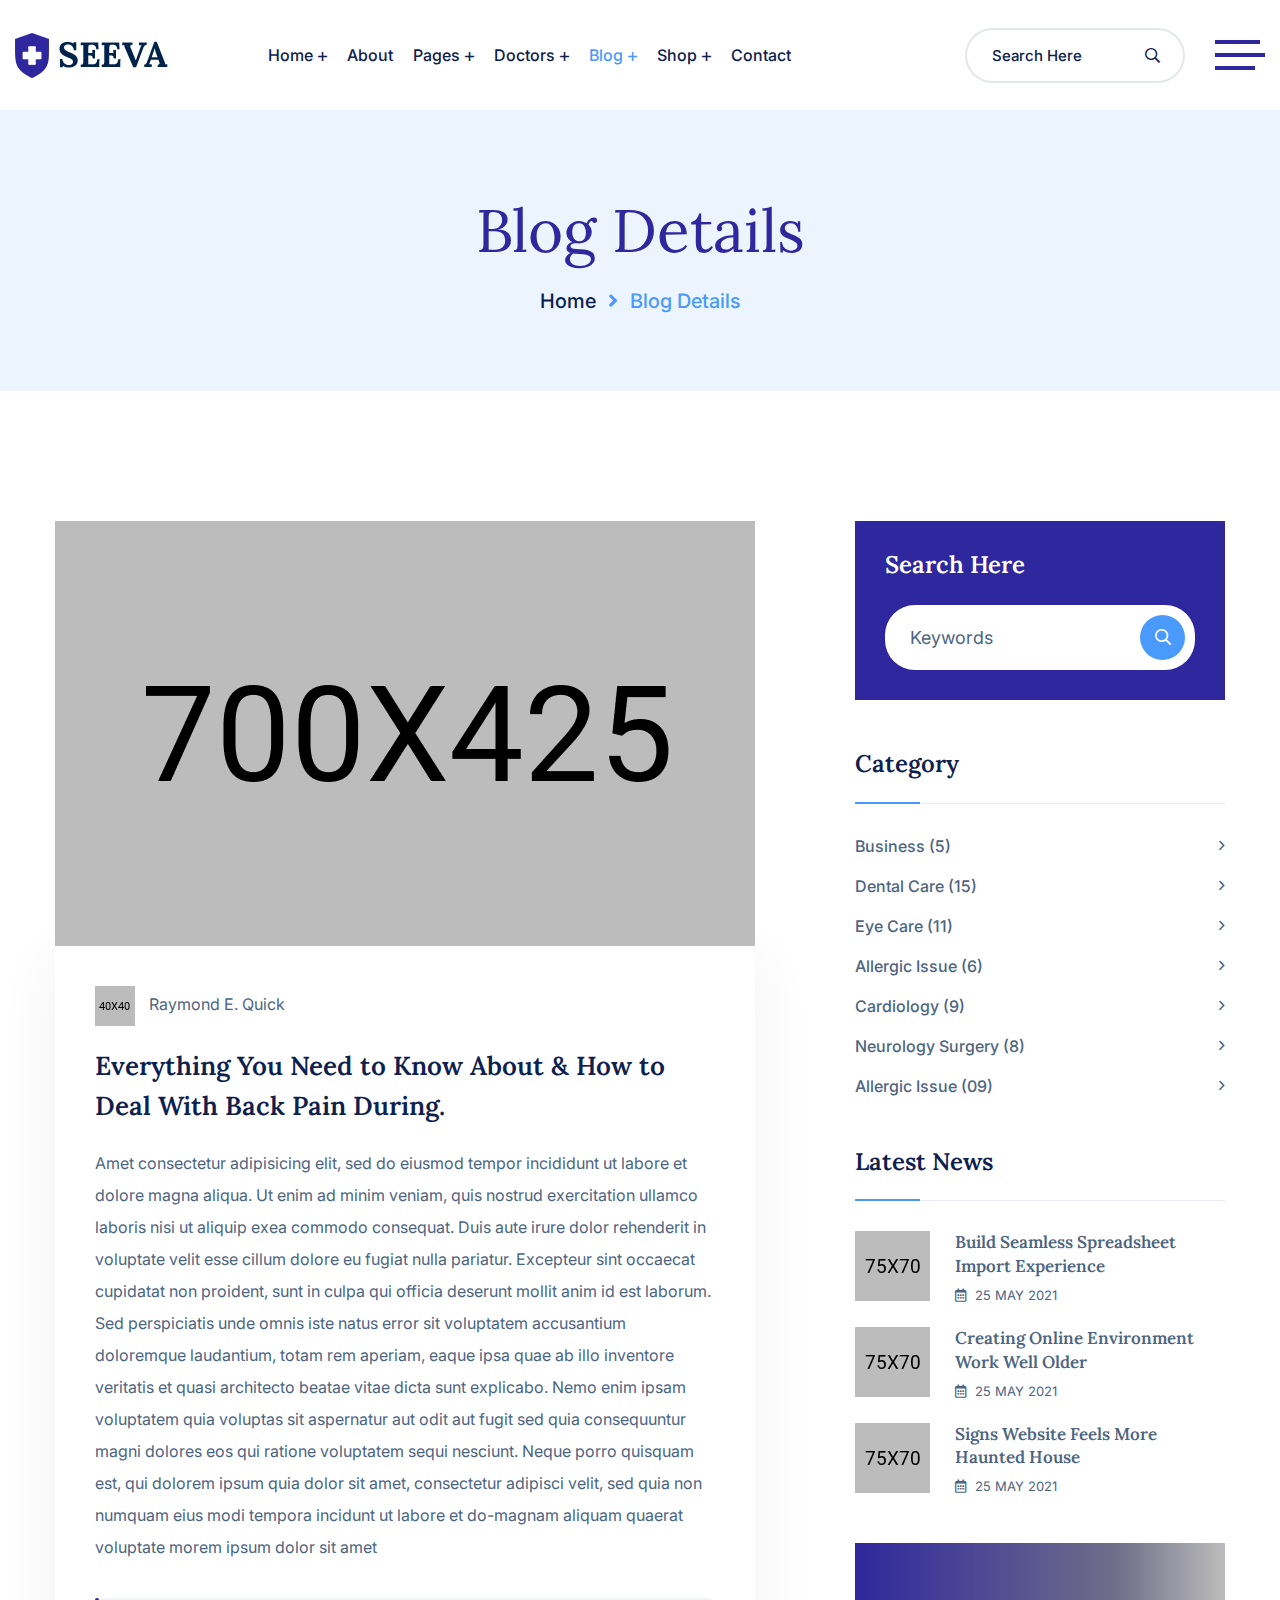
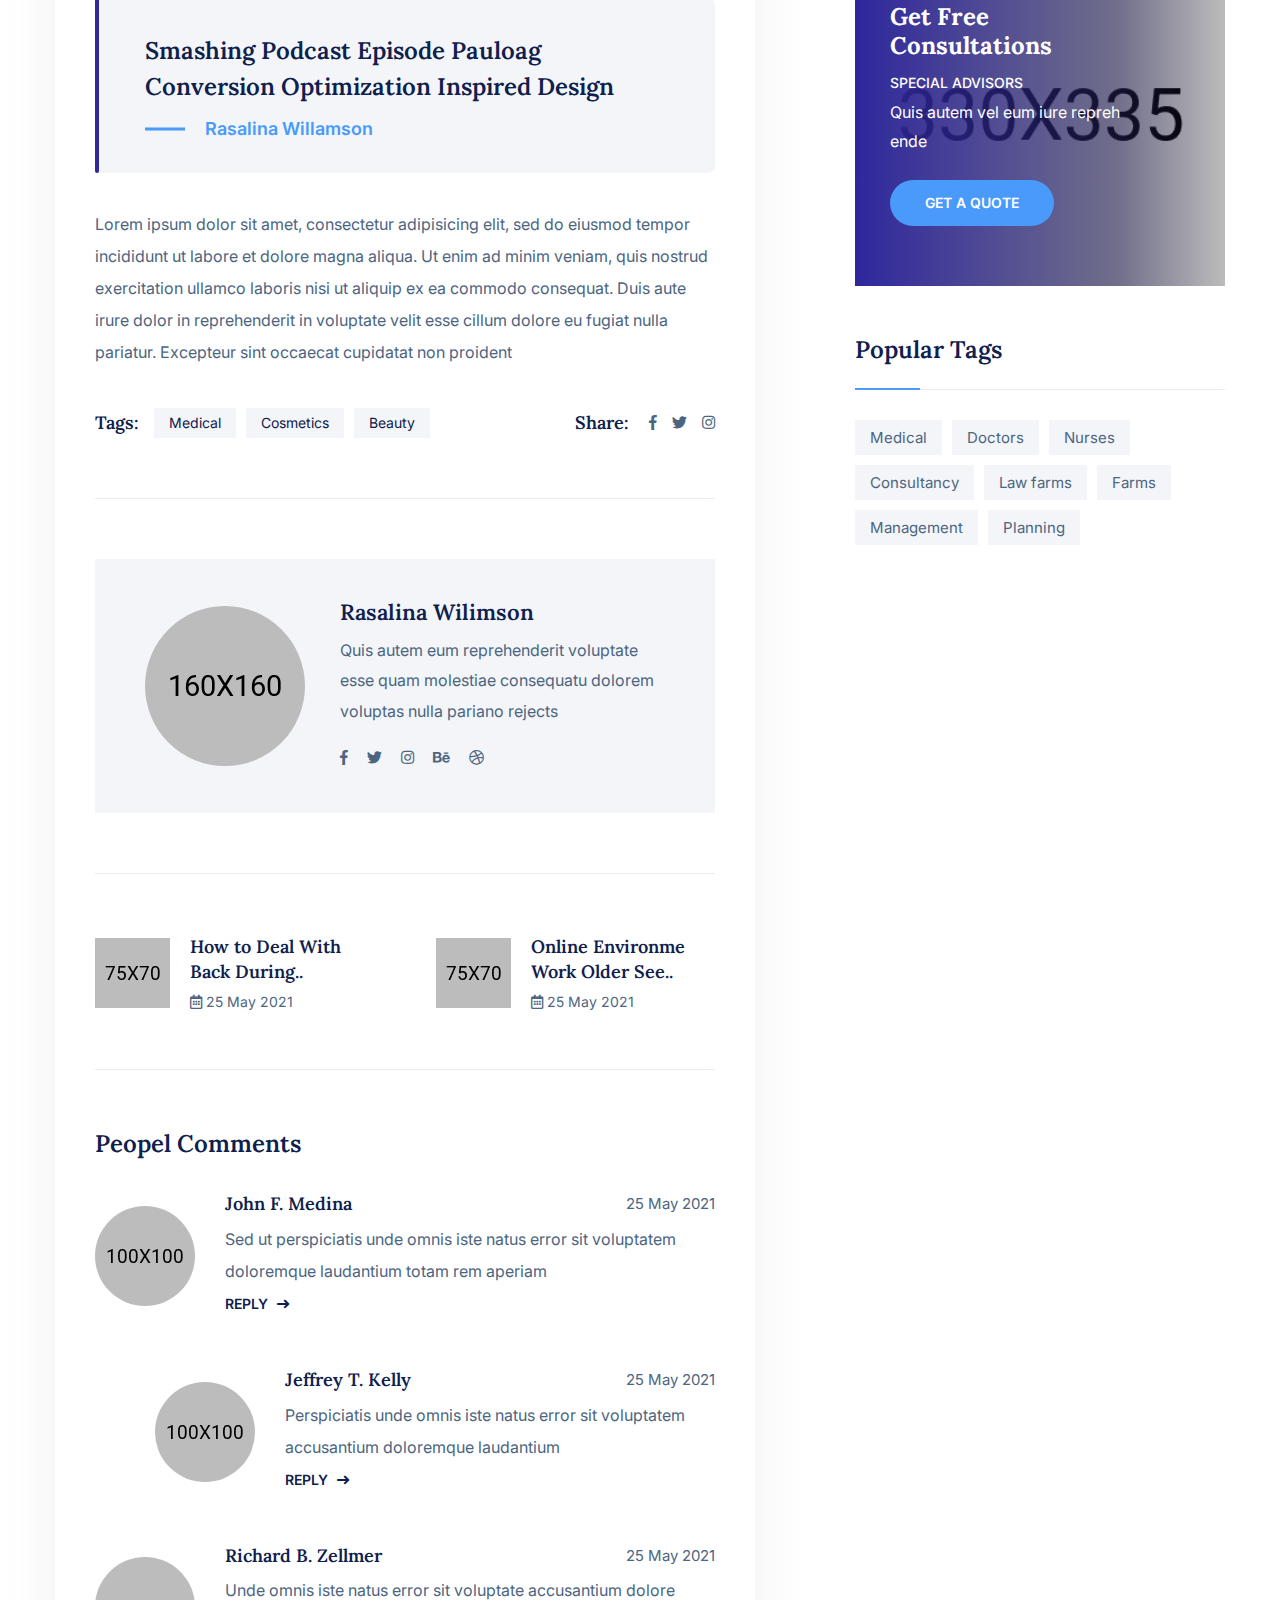
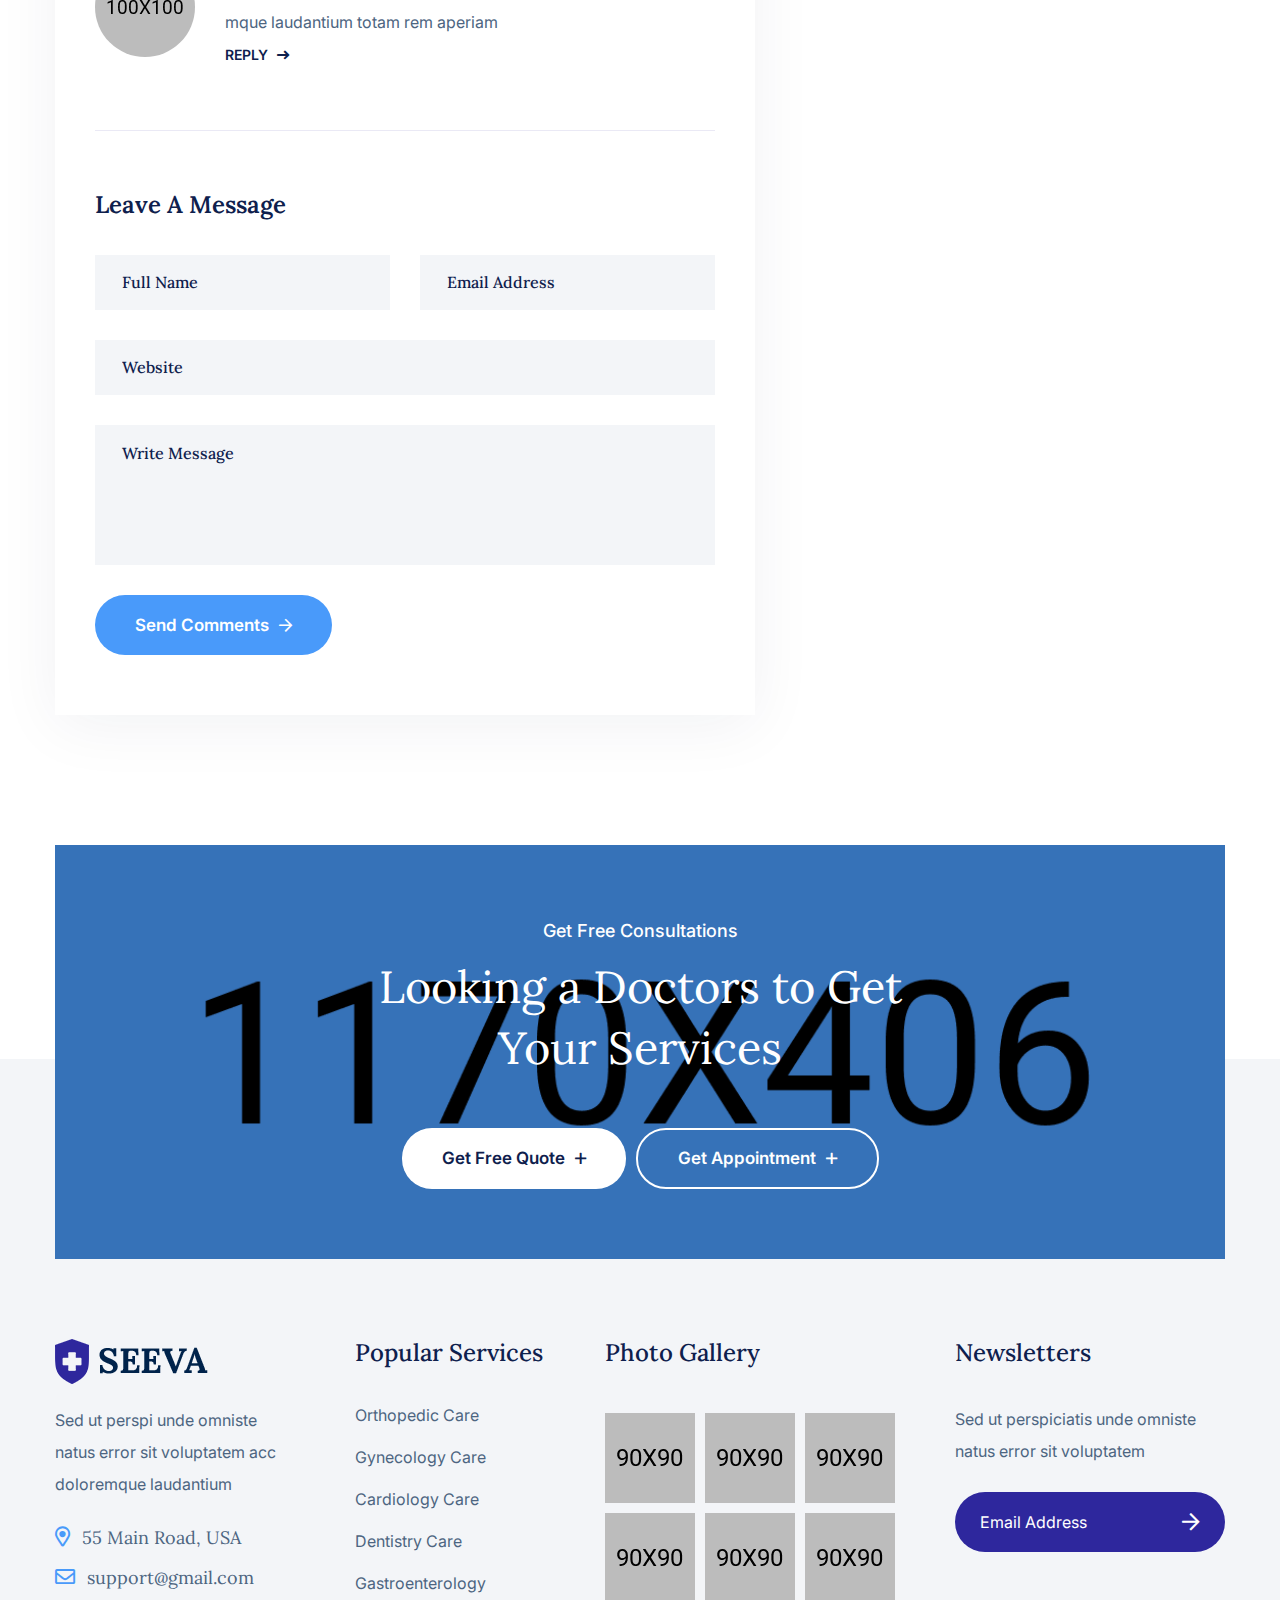
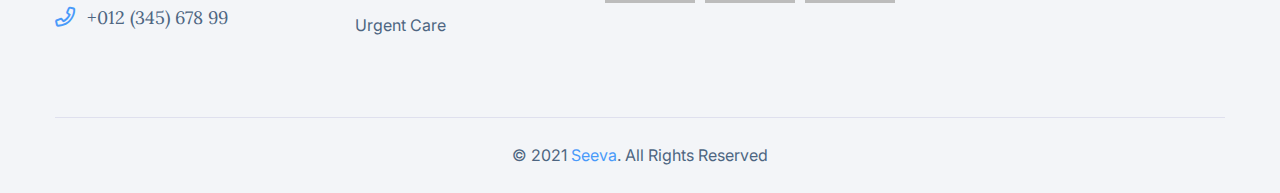
<file: blog-details.html>
<!DOCTYPE html>
<html lang="zxx">

<head>
    <meta charset="UTF-8">
    <meta http-equiv="X-UA-Compatible" content="IE=edge">
    <meta name="viewport" content="width=device-width, initial-scale=1.0">
    <title>Seeva - Medical and Dental HTML Template || Blog Details</title>

    <!--====== Favicon Icon ======-->
    <link rel="shortcut icon" href="assets/img/favicon.ico" type="img/png" />
    <!--====== Animate Css ======-->
    <link rel="stylesheet" href="assets/css/animate.min.css" />
    <!--====== Bootstrap css ======-->
    <link rel="stylesheet" href="assets/css/bootstrap.min.css" />
    <!--====== Slick Slider ======-->
    <link rel="stylesheet" href="assets/css/slick.min.css" />
    <!--====== Nice Select ======-->
    <link rel="stylesheet" href="assets/css/nice-select.min.css" />
    <!--====== Magnific Popup ======-->
    <link rel="stylesheet" href="assets/css/magnific-popup.min.css" />
    <!--====== Font Awesome ======-->
    <link rel="stylesheet" href="assets/fonts/fontawesome/css/all.min.css" />
    <!--====== Flaticon ======-->
    <link rel="stylesheet" href="assets/fonts/flaticon/css/flaticon.css" />
    <!--====== Main Css ======-->
    <link rel="stylesheet" href="assets/css/style.css" />
</head>

<body>
    <!--====== Start Preloader ======-->
    <div id="preloader">
        <div id="loading-center">
            <div id="object"></div>
        </div>
    </div>
    <!--====== End Preloader ======-->

    <!--====== Start Template Header ======-->
    <header class="template-header sticky-header header-one">
        <div class="container-fluid container-1400">
            <div class="header-navigation">
                <div class="header-left">
                    <div class="site-logo">
                        <a href="index.html">
                            <img src="assets/img/logo.png" alt="Seeva">
                        </a>
                    </div>
                    <nav class="site-menu menu-gap-left d-none d-xl-block">
                        <ul class="primary-menu">
                            <li>
                                <a href="index.html">Home</a>
                                <ul class="sub-menu">
                                    <li><a href="index.html">Home One</a></li>
                                    <li><a href="index-two.html">Home Two</a></li>
                                    <li><a href="index-three.html">Home Three</a></li>
                                    <li><a href="index-four.html">Home Four</a></li>
                                    <li><a href="index-five.html">Home Five</a></li>
                                </ul>
                            </li>
                            <li><a href="about.html">About</a></li>
                            <li>
                                <a href="#">Pages</a>
                                <ul class="sub-menu">
                                    <li>
                                        <a href="service.html">Services</a>
                                        <ul class="sub-menu">
                                            <li><a href="service.html">Service One</a></li>
                                            <li><a href="service-two.html">Service Two</a></li>
                                            <li><a href="service-details.html">Service Details</a></li>
                                        </ul>
                                    </li>
                                    <li><a href="pricing.html">Pricing Plan</a></li>
                                    <li><a href="faq.html">Help & FAQ</a></li>
                                    <li><a href="gallery.html">Our Gallery</a></li>
                                    <li><a href="appointments.html">Appointment</a></li>
                                </ul>
                            </li>
                            <li>
                                <a href="doctors.html">Doctors</a>
                                <ul class="sub-menu">
                                    <li><a href="doctor-details.html">Doctor Details</a></li>
                                </ul>
                            </li>
                            <li class="active">
                                <a href="blog-standard.html">Blog</a>
                                <ul class="sub-menu">
                                    <li><a href="blog-details.html">Blog Details</a></li>
                                </ul>
                            </li>
                            <li>
                                <a href="shop.html">Shop</a>
                                <ul class="sub-menu">
                                    <li><a href="product-details.html">Shop Details</a></li>
                                </ul>
                            </li>
                            <li><a href="contact.html">Contact</a></li>
                        </ul>
                    </nav>
                </div>
                <div class="header-right">
                    <ul class="extra-icons">
                        <li class="d-none d-sm-block">
                            <div class="header-search-area">
                                <form action="#">
                                    <input type="search" placeholder="Search Here">
                                    <button type="submit"><i class="far fa-search"></i></button>
                                </form>
                            </div>
                        </li>
                        <li class="d-none d-xl-block">
                            <div class="off-canvas-btn style-two">
                                <span></span>
                            </div>
                        </li>
                        <li class="d-xl-none">
                            <a href="#" class="navbar-toggler">
                                <span></span>
                                <span></span>
                                <span></span>
                            </a>
                        </li>
                    </ul>
                </div>
            </div>
        </div>

        <!-- Start Off Canvas -->
        <div class="slide-panel off-canvas-panel">
            <div class="panel-overlay"></div>
            <div class="panel-inner">
                <div class="canvas-logo">
                    <img src="assets/img/logo.png" alt="">
                </div>
                <div class="about-us">
                    <h5 class="canvas-widget-title">About Us</h5>
                    <p>
                        Sed perspiciatis unde omnis iste natus error voluptatem accusantium doloremque laudantium totam rem aperams eaque ipsa quae abillo.
                    </p>
                </div>
                <div class="contact-us">
                    <h5 class="canvas-widget-title">Contact Us</h5>
                    <ul>
                        <li>
                            <i class="far fa-map-marker-alt"></i>
                            354 Oakridge, Camden NJ 08102 - USA
                        </li>
                        <li>
                            <i class="far fa-envelope-open"></i>
                            <a href="mailto:support@qolle.com">support@seeva.com</a>
                            <a href="mailto:info@qolle.com">info@seeva.com</a>
                        </li>
                        <li>
                            <i class="far fa-phone"></i>
                            <a href="tel:+01234567899">+012 (345) 678 99</a><br>
                            <a href="tel:+8563214">+8563214</a>
                        </li>
                    </ul>
                </div>
                <a href="#" class="panel-close">
                    <i class="fal fa-times"></i>
                </a>
            </div>
        </div>
        <!-- End Off Canvas -->

        <!-- Start Mobile Panel -->
        <div class="slide-panel mobile-slide-panel">
            <div class="panel-overlay"></div>
            <div class="panel-inner">
                <div class="panel-logo">
                    <img src="assets/img/logo.png" alt="">
                </div>
                <nav class="mobile-menu">
                    <ul class="primary-menu">
                        <li>
                            <a href="index.html">Home</a>
                            <ul class="sub-menu">
                                <li><a href="index.html">Home One</a></li>
                                <li><a href="index-two.html">Home Two</a></li>
                                <li><a href="index-three.html">Home Three</a></li>
                                <li><a href="index-four.html">Home Four</a></li>
                                <li><a href="index-five.html">Home Five</a></li>
                            </ul>
                        </li>
                        <li><a href="about.html">About</a></li>
                        <li>
                            <a href="#">Pages</a>
                            <ul class="sub-menu">
                                <li>
                                    <a href="service.html">Services</a>
                                    <ul class="sub-menu">
                                        <li><a href="service.html">Service One</a></li>
                                        <li><a href="service-two.html">Service Two</a></li>
                                        <li><a href="service-details.html">Service Details</a></li>
                                    </ul>
                                </li>
                                <li><a href="pricing.html">Pricing Plan</a></li>
                                <li><a href="faq.html">Help & FAQ</a></li>
                                <li><a href="gallery.html">Our Gallery</a></li>
                                <li><a href="appointments.html">Appointment</a></li>
                            </ul>
                        </li>
                        <li>
                            <a href="doctors.html">Doctors</a>
                            <ul class="sub-menu">
                                <li><a href="doctor-details.html">Doctor Details</a></li>
                            </ul>
                        </li>
                        <li class="active">
                            <a href="blog-standard.html">Blog</a>
                            <ul class="sub-menu">
                                <li><a href="blog-details.html">Blog Details</a></li>
                            </ul>
                        </li>
                        <li>
                            <a href="shop.html">Shop</a>
                            <ul class="sub-menu">
                                <li><a href="product-details.html">Shop Details</a></li>
                            </ul>
                        </li>
                        <li><a href="contact.html">Contact</a></li>
                    </ul>
                </nav>
                <a href="#" class="panel-close">
                    <i class="fal fa-times"></i>
                </a>
            </div>
        </div>
        <!-- Start Mobile Panel -->
    </header>
    <!--====== End Template Header ======-->

    <!--====== Page Title Start ======-->
    <section class="page-title-area">
        <div class="container">
            <h1 class="page-title">Blog Details</h1>

            <ul class="breadcrumb-nav">
                <li><a href="#">Home</a></li>
                <li><i class="fas fa-angle-right"></i></li>
                <li>Blog Details</li>
            </ul>
        </div>
    </section>
    <!--====== Page Title End ======-->

    <!--====== Blog Standard Start ======-->
    <section class="blog-area section-gap">
        <div class="container">
            <div class="row">
                <div class="col-lg-8">
                    <div class="blog-details-wrapper">
                        <div class="post-thumbnail">
                            <img src="assets/img/blog/01.jpg" alt="Image">
                        </div>
                        <div class="blog-details-inner">
                            <div class="post-content">
                                <a href="#" class="post-author">
                                    <img src="assets/img/blog/user.png" alt="User">
                                    Raymond E. Quick
                                </a>
                                <h3 class="post-title">
                                    <a href="blog-details.html">Everything You Need to Know About & How to Deal With Back Pain During.</a>
                                </h3>
                                <p>
                                    Amet consectetur adipisicing elit, sed do eiusmod tempor incididunt ut labore et dolore magna aliqua. Ut enim ad minim veniam, quis nostrud exercitation ullamco laboris nisi ut aliquip exea commodo consequat. Duis aute irure dolor rehenderit in voluptate velit esse cillum dolore eu fugiat nulla pariatur. Excepteur sint occaecat cupidatat non proident, sunt in culpa qui officia deserunt mollit anim id est laborum. Sed perspiciatis unde omnis iste natus error sit voluptatem accusantium doloremque laudantium, totam rem aperiam, eaque ipsa quae ab illo inventore veritatis et quasi architecto beatae vitae dicta sunt explicabo. Nemo enim ipsam voluptatem quia voluptas sit aspernatur aut odit aut fugit sed quia consequuntur magni dolores eos qui ratione voluptatem sequi nesciunt. Neque porro quisquam est, qui dolorem ipsum quia dolor sit amet, consectetur adipisci velit, sed quia non numquam eius modi tempora incidunt ut labore et do-magnam aliquam quaerat voluptate morem ipsum dolor sit amet
                                </p>
                                <blockquote>
                                    <p>
                                        Smashing Podcast Episode Pauloag Conversion Optimization Inspired Design
                                    </p>
                                    <cite>Rasalina Willamson</cite>
                                </blockquote>
                                <p>
                                    Lorem ipsum dolor sit amet, consectetur adipisicing elit, sed do eiusmod tempor incididunt ut labore et dolore magna aliqua. Ut enim ad minim veniam, quis nostrud exercitation ullamco laboris nisi ut aliquip ex ea commodo consequat. Duis aute irure dolor in reprehenderit in voluptate velit esse cillum dolore eu fugiat nulla pariatur. Excepteur sint occaecat cupidatat non proident
                                </p>
                            </div>
                            <div class="post-footer">
                                <ul class="related-tags">
                                    <li class="title">Tags:</li>
                                    <li><a href="#">Medical</a></li>
                                    <li><a href="#">Cosmetics</a></li>
                                    <li><a href="#">Beauty</a></li>
                                </ul>
                                <ul class="post-share">
                                    <li class="title">Share:</li>
                                    <li><a href="#"><i class="fab fa-facebook-f"></i></a></li>
                                    <li><a href="#"><i class="fab fa-twitter"></i></a></li>
                                    <li><a href="#"><i class="fab fa-instagram"></i></a></li>
                                </ul>
                            </div>
                            <div class="details-line"></div>
                            <div class="post-author-box">
                                <div class="author-photo">
                                    <img src="assets/img/blog/post-author.jpg" alt="Image">
                                </div>
                                <div class="author-info">
                                    <h4 class="name"><a href="#">Rasalina Wilimson</a></h4>
                                    <p>
                                        Quis autem eum reprehenderit voluptate esse quam molestiae consequatu dolorem voluptas nulla pariano rejects
                                    </p>
                                    <ul class="social-icon">
                                        <li><a href="#"><i class="fab fa-facebook-f"></i></a></li>
                                        <li><a href="#"><i class="fab fa-twitter"></i></a></li>
                                        <li><a href="#"><i class="fab fa-instagram"></i></a></li>
                                        <li><a href="#"><i class="fab fa-behance"></i></a></li>
                                        <li><a href="#"><i class="fab fa-dribbble"></i></a></li>
                                    </ul>
                                </div>
                            </div>
                            <div class="details-line"></div>
                            <div class="post-navigation">
                                <div class="navigation-item prev-post">
                                    <div class="thumbnail">
                                        <img src="assets/img/blog/navigation-1.jpg" alt="Image">
                                    </div>
                                    <div class="content">
                                        <h6><a href="#">How to Deal With Back During..</a></h6>
                                        <span class="date"><i class="far fa-calendar-alt"></i> 25 May 2021</span>
                                    </div>
                                </div>
                                <div class="navigation-item next-post">
                                    <div class="thumbnail">
                                        <img src="assets/img/blog/navigation-2.jpg" alt="Image">
                                    </div>
                                    <div class="content">
                                        <h6><a href="#">Online Environme Work Older See..</a></h6>
                                        <span class="date"><i class="far fa-calendar-alt"></i> 25 May 2021</span>
                                    </div>
                                </div>
                            </div>
                            <div class="details-line"></div>
                            <div class="comment-template">
                                <h4 class="template-title">Peopel Comments</h4>
                                <ul class="comment-list">
                                    <li>
                                        <div class="comment-body">
                                            <div class="comment-avatar">
                                                <img src="assets/img/blog/comment-avatar-1.jpg" alt="Avatar">
                                            </div>
                                            <div class="comment-content">
                                                <h6 class="name">John F. Medina</h6>
                                                <span class="date">25 May 2021</span>
                                                <p>
                                                    Sed ut perspiciatis unde omnis iste natus error sit voluptatem doloremque laudantium totam rem aperiam
                                                </p>
                                                <a href="#" class="reply-link">Reply <i class="fas fa-long-arrow-right"></i></a>
                                            </div>
                                        </div>
                                        <ul class="children">
                                            <li>
                                                <div class="comment-body">
                                                    <div class="comment-avatar">
                                                        <img src="assets/img/blog/comment-avatar-2.jpg" alt="Avatar">
                                                    </div>
                                                    <div class="comment-content">
                                                        <h6 class="name">Jeffrey T. Kelly</h6>
                                                        <span class="date">25 May 2021</span>
                                                        <p>
                                                            Perspiciatis unde omnis iste natus error sit voluptatem accusantium doloremque laudantium
                                                        </p>
                                                        <a href="#" class="reply-link">Reply <i class="fas fa-long-arrow-right"></i></a>
                                                    </div>
                                                </div>
                                            </li>
                                        </ul>
                                    </li>
                                    <li>
                                        <div class="comment-body">
                                            <div class="comment-avatar">
                                                <img src="assets/img/blog/comment-avatar-3.jpg" alt="Avatar">
                                            </div>
                                            <div class="comment-content">
                                                <h6 class="name">Richard B. Zellmer</h6>
                                                <span class="date">25 May 2021</span>
                                                <p>
                                                    Unde omnis iste natus error sit voluptate accusantium dolore mque laudantium totam rem aperiam
                                                </p>
                                                <a href="#" class="reply-link">Reply <i class="fas fa-long-arrow-right"></i></a>
                                            </div>
                                        </div>
                                    </li>
                                </ul>
                                <div class="details-line"></div>
                                <h4 class="template-title">Leave A Message</h4>
                                <div class="comment-form">
                                    <form action="#">
                                        <div class="row">
                                            <div class="col-md-6">
                                                <div class="input-field mb-30">
                                                    <input type="text" placeholder="Full Name">
                                                </div>
                                            </div>
                                            <div class="col-md-6">
                                                <div class="input-field mb-30">
                                                    <input type="email" placeholder="Email Address ">
                                                </div>
                                            </div>
                                            <div class="col-12">
                                                <div class="input-field mb-30">
                                                    <input type="url" placeholder="Website">
                                                </div>
                                            </div>
                                            <div class="col-12">
                                                <div class="input-field mb-30">
                                                    <textarea placeholder="Write Message"></textarea>
                                                </div>
                                            </div>
                                            <div class="col-12">
                                                <button type="submit" class="template-btn">Send Comments <i class="far fa-arrow-right"></i></button>
                                            </div>
                                        </div>
                                    </form>
                                </div>
                            </div>
                        </div>
                    </div>
                </div>
                <div class="col-lg-4">
                    <div class="primary-sidebar">
                        <div class="widget search-widget">
                            <h4 class="widget-title">Search Here</h4>
                            <form action="#" class="search-form">
                                <input type="search" placeholder="Keywords">
                                <button type="submit"><i class="far fa-search"></i></button>
                            </form>
                        </div>
                        <div class="widget category-widget">
                            <h4 class="widget-title">Category</h4>
                            <ul>
                                <li><a href="#">Business (5)</a></li>
                                <li><a href="#">Dental Care (15)</a></li>
                                <li><a href="#">Eye Care (11)</a></li>
                                <li><a href="#">Allergic Issue (6)</a></li>
                                <li><a href="#">Cardiology (9)</a></li>
                                <li><a href="#">Neurology Surgery (8)</a></li>
                                <li><a href="#">Allergic Issue (09)</a></li>
                            </ul>
                        </div>
                        <div class="widget latest-post-widget">
                            <h4 class="widget-title">Latest News</h4>
                            <div class="latest-post-loop">
                                <div class="single-post">
                                    <div class="thumbnail">
                                        <img src="assets/img/blog/post-widget-1.jpg" alt="Image">
                                    </div>
                                    <div class="content">
                                        <h6><a href="blog-details.html">Build Seamless Spreadsheet Import Experience</a></h6>
                                        <span class="date"><i class="far fa-calendar-alt"></i> 25 May 2021</span>
                                    </div>
                                </div>
                                <div class="single-post">
                                    <div class="thumbnail">
                                        <img src="assets/img/blog/post-widget-2.jpg" alt="Image">
                                    </div>
                                    <div class="content">
                                        <h6><a href="blog-details.html">Creating Online Environment Work Well Older</a></h6>
                                        <span class="date"><i class="far fa-calendar-alt"></i> 25 May 2021</span>
                                    </div>
                                </div>
                                <div class="single-post">
                                    <div class="thumbnail">
                                        <img src="assets/img/blog/post-widget-3.jpg" alt="Image">
                                    </div>
                                    <div class="content">
                                        <h6><a href="blog-details.html">Signs Website Feels More Haunted House</a></h6>
                                        <span class="date"><i class="far fa-calendar-alt"></i> 25 May 2021</span>
                                    </div>
                                </div>
                            </div>
                        </div>
                        <div class="widget cta-widget">
                            <div class="cta-content" style="background-image: url(assets/img/blog/cta-widget.jpg);">
                                <h4 class="cta-title">Get Free  Consultations</h4>
                                <span class="cta-tagline">Special advisors</span>
                                <p>Quis autem vel eum iure repreh ende</p>
                                <a href="#" class="cta-btn">Get a quote</a>
                            </div>
                        </div>
                        <div class="widget tag-cloud-widget">
                            <h4 class="widget-title">Popular Tags</h4>
                            <ul>
                                <li><a href="#">Medical</a></li>
                                <li><a href="#">Doctors</a></li>
                                <li><a href="#">Nurses</a></li>
                                <li><a href="#">Consultancy</a></li>
                                <li><a href="#">Law farms</a></li>
                                <li><a href="#">Farms</a></li>
                                <li><a href="#">Management</a></li>
                                <li><a href="#">Planning</a></li>
                            </ul>
                        </div>
                    </div>
                </div>
            </div>
        </div>
    </section>
    <!--====== Blog Standard End ======-->

    <!--====== Back to Top Start ======-->
    <a class="back-to-top" href="#">
        <i class="far fa-angle-up"></i>
     </a>
    <!--====== Back to Top End ======-->

    <!--====== Start Template Footer ======-->
    <footer class="template-footer have-cta-boxed-one">
        <div class="cta-boxed-one">
            <div class="container">
                <div class="cta-inner bg-color-secondary bg-size-cover blend-mode-multiply" style="background-image: url(assets/img/cta-img/cta-boxed-bg-1.jpg);">
                    <div class="row justify-content-center">
                        <div class="col-xl-6 col-lg-8 col-md-10">
                            <div class="cta-content text-center">
                                <div class="section-heading heading-white">
                                    <span class="tagline">Get Free Consultations</span>
                                    <h2 class="title">Looking a Doctors to Get Your Services</h2>
                                </div>
                                <ul class="cta-buttons d-flex justify-content-center flex-wrap">
                                    <li><a href="#" class="template-btn template-btn-white">Get Free Quote <i class="far fa-plus"></i></a></li>
                                    <li><a href="#" class="template-btn template-btn-bordered">Get Appointment <i class="far fa-plus"></i></a></li>
                                </ul>
                            </div>
                        </div>
                    </div>
                </div>
            </div>
        </div>
        <div class="footer-inner bg-color-grey">
            <div class="container">
                <div class="footer-widgets">
                    <div class="row">
                        <div class="col-lg-3 col-md-8">
                            <div class="widget text-widget">
                                <div class="footer-logo">
                                    <img src="assets/img/logo.png" alt="Medibo">
                                </div>
                                <p>
                                    Sed ut perspi unde omniste natus error sit voluptatem acc doloremque laudantium
                                </p>
                                <ul class="contact-list">
                                    <li>
                                        <a href="https://goo.gl/maps/inpkL6wUZqMR3opX7"><i class="far fa-map-marker-alt"></i>55 Main Road, USA</a>
                                    </li>
                                    <li>
                                        <a href="mailto:support@gmail.com"><i class="far fa-envelope"></i>support@gmail.com</a>
                                    </li>
                                    <li>
                                        <a href="tel:01267899"><i class="far fa-phone"></i>+012 (345) 678 99</a>
                                    </li>
                                </ul>
                            </div>
                        </div>
                        <div class="col-lg-6">
                            <div class="row">
                                <div class="col-xl-5 col-md-6">
                                    <div class="widget nav-widget">
                                        <h4 class="widget-title">Popular Services</h4>
                                        <ul class="nav-links">
                                            <li><a href="#">Orthopedic Care</a></li>
                                            <li><a href="#">Gynecology Care</a></li>
                                            <li><a href="#">Cardiology Care</a></li>
                                            <li><a href="#">Dentistry Care</a></li>
                                            <li><a href="#">Gastroenterology</a></li>
                                            <li><a href="#">Urgent Care</a></li>
                                        </ul>
                                    </div>
                                </div>
                                <div class="col-xl-7 col-md-6">
                                    <div class="widget instagram-widget">
                                        <h4 class="widget-title">Photo Gallery</h4>
                                        <div class="instagram-images">
                                            <div class="single-image">
                                                <img src="assets/img/instagram/01.jpg" alt="Instagram">
                                                <a href="#"><i class="fab fa-instagram"></i></a>
                                            </div>
                                            <div class="single-image">
                                                <img src="assets/img/instagram/02.jpg" alt="Instagram">
                                                <a href="#"><i class="fab fa-instagram"></i></a>
                                            </div>
                                            <div class="single-image">
                                                <img src="assets/img/instagram/03.jpg" alt="Instagram">
                                                <a href="#"><i class="fab fa-instagram"></i></a>
                                            </div>
                                            <div class="single-image">
                                                <img src="assets/img/instagram/04.jpg" alt="Instagram">
                                                <a href="#"><i class="fab fa-instagram"></i></a>
                                            </div>
                                            <div class="single-image">
                                                <img src="assets/img/instagram/05.jpg" alt="Instagram">
                                                <a href="#"><i class="fab fa-instagram"></i></a>
                                            </div>
                                            <div class="single-image">
                                                <img src="assets/img/instagram/06.jpg" alt="Instagram">
                                                <a href="#"><i class="fab fa-instagram"></i></a>
                                            </div>
                                        </div>
                                    </div>
                                </div>
                            </div>
                        </div>
                        <div class="col-lg-3 col-md-10">
                            <div class="widget newsletters-widget">
                                <h4 class="widget-title">Newsletters</h4>
                                <p>
                                    Sed ut perspiciatis unde omniste <br> natus error sit voluptatem
                                </p>
                                <form action="#" class="newsletters-form">
                                    <input type="email" placeholder="Email Address">
                                    <button type="submit"><i class="far fa-arrow-right"></i></button>
                                </form>
                            </div>
                        </div>
                    </div>
                </div>
                <div class="copyright-area">
                    <p>© 2021 <a href="#">Seeva</a>. All Rights Reserved</p>
                </div>
            </div>
        </div>
    </footer>
    <!--====== End Template Footer ======-->

    <!--====== Jquery ======-->
    <script src="assets/js/jquery-3.6.0.min.js"></script>
    <!--====== Bootstrap ======-->
    <script src="assets/js/bootstrap.min.js"></script>
    <!--====== Slick slider ======-->
    <script src="assets/js/slick.min.js"></script>
    <!--====== Isotope ======-->
    <script src="assets/js/isotope.pkgd.min.js"></script>
    <!--====== Images loaded ======-->
    <script src="assets/js/imagesloaded.pkgd.min.js"></script>
    <!--====== In-view ======-->
    <script src="assets/js/jquery.inview.min.js"></script>
    <!--====== Nice Select ======-->
    <script src="assets/js/jquery.nice-select.min.js"></script>
    <!--====== Magnific Popup ======-->
    <script src="assets/js/magnific-popup.min.js"></script>
    <!--====== WOW Js ======-->
    <script src="assets/js/wow.min.js"></script>
    <!--====== Main JS ======-->
    <script src="assets/js/main.js"></script>
</body>

</html>
</file>
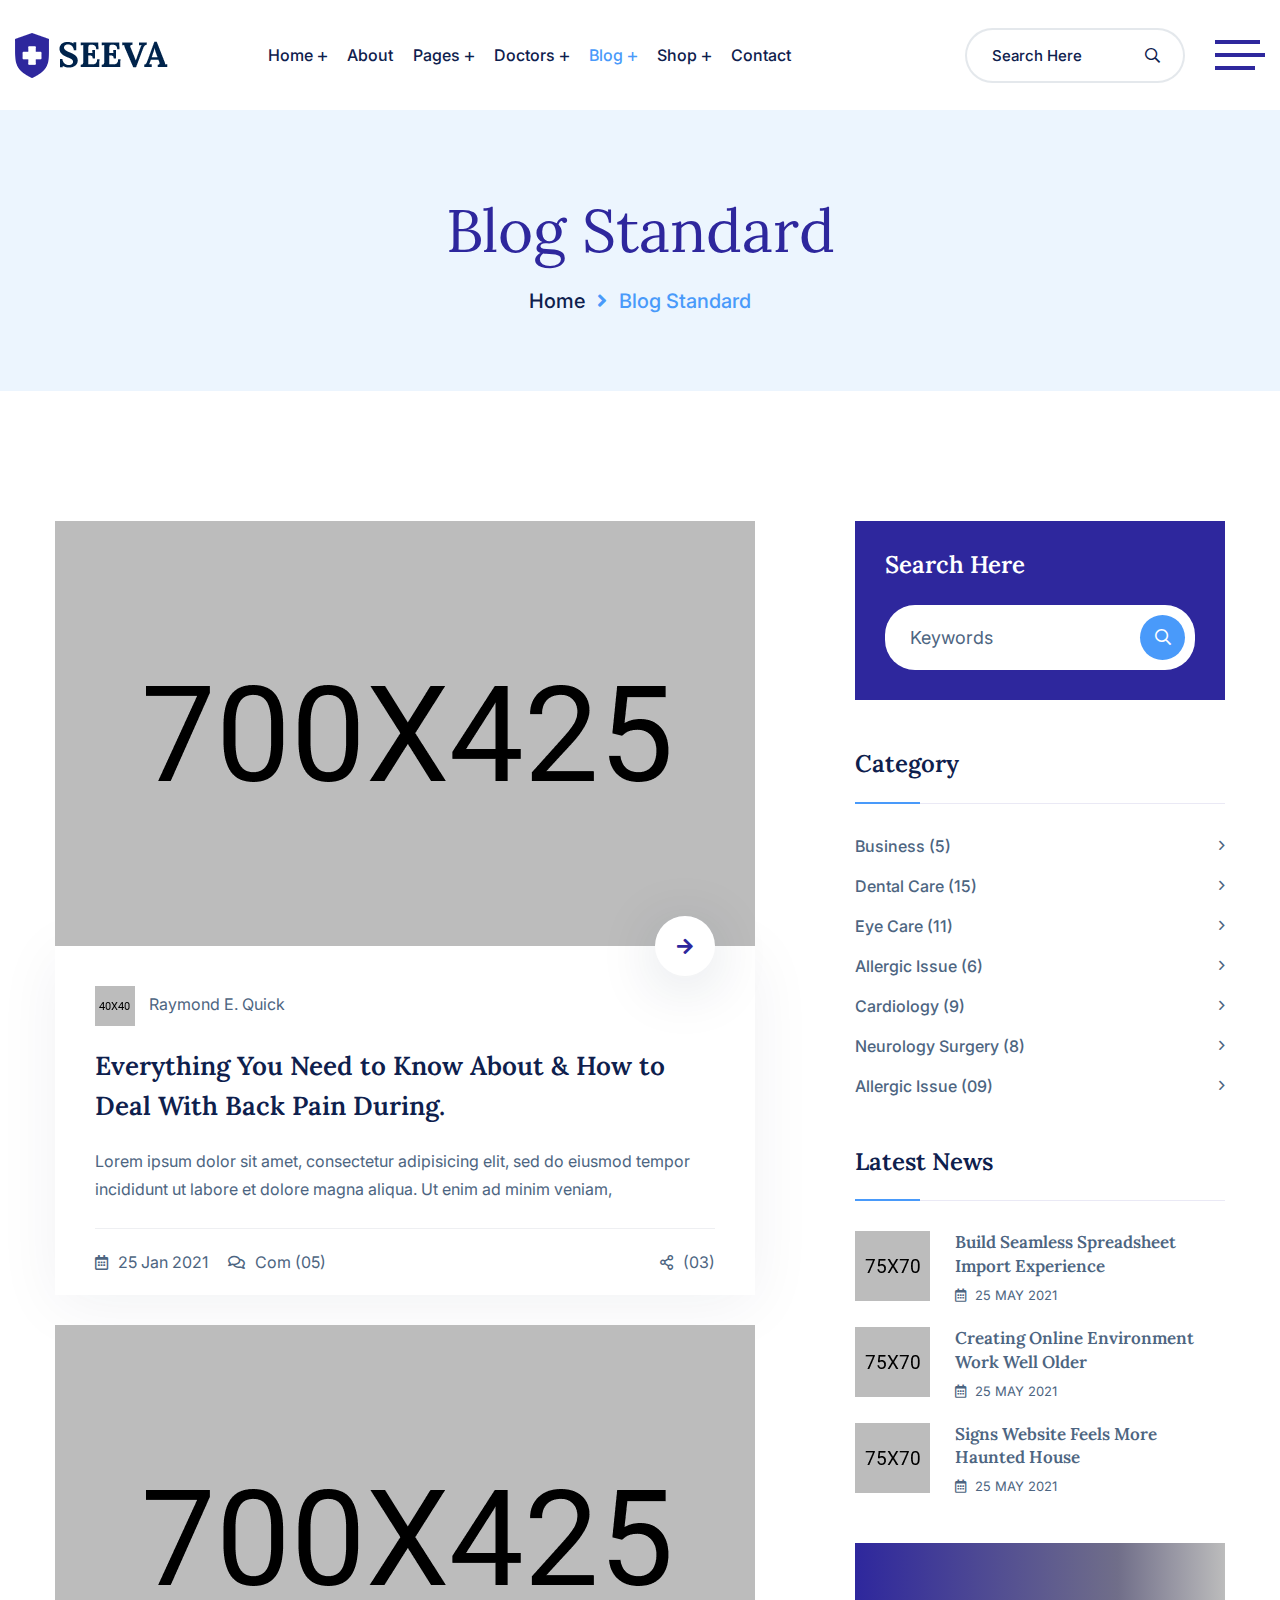
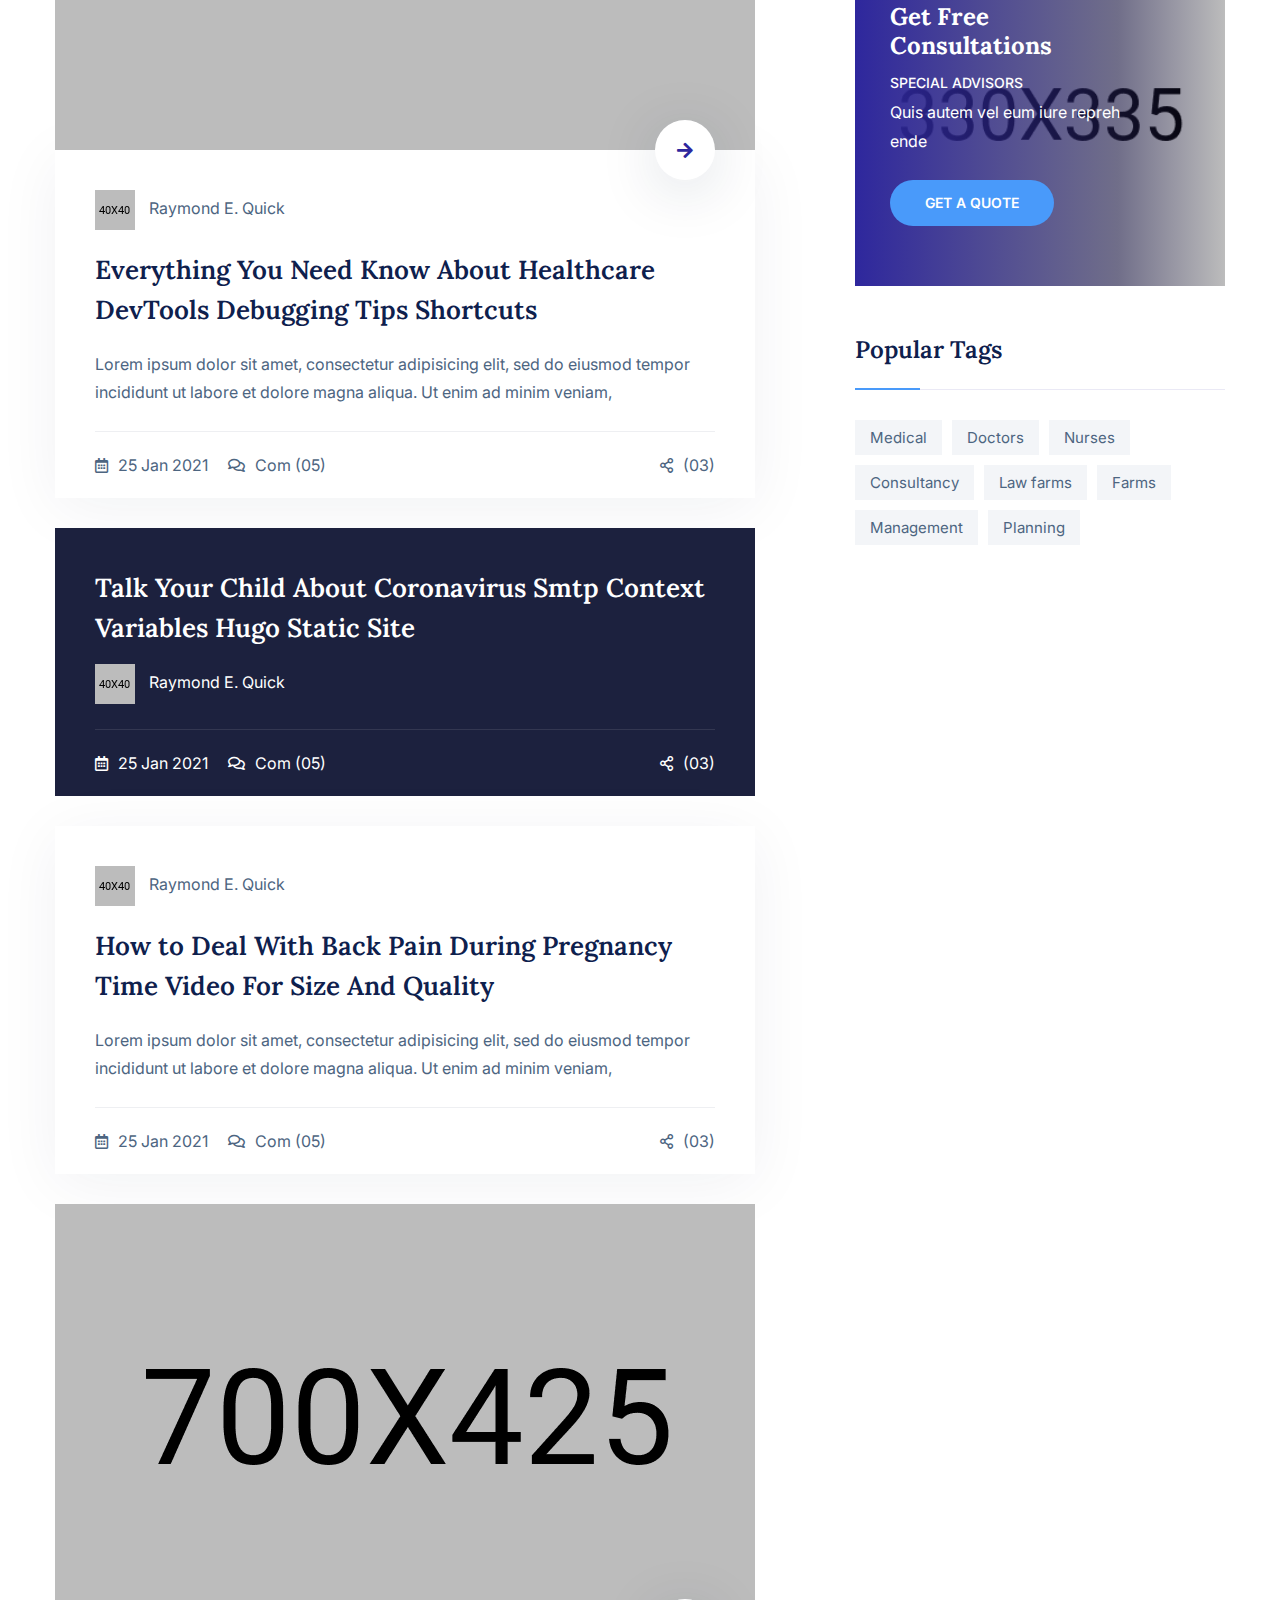
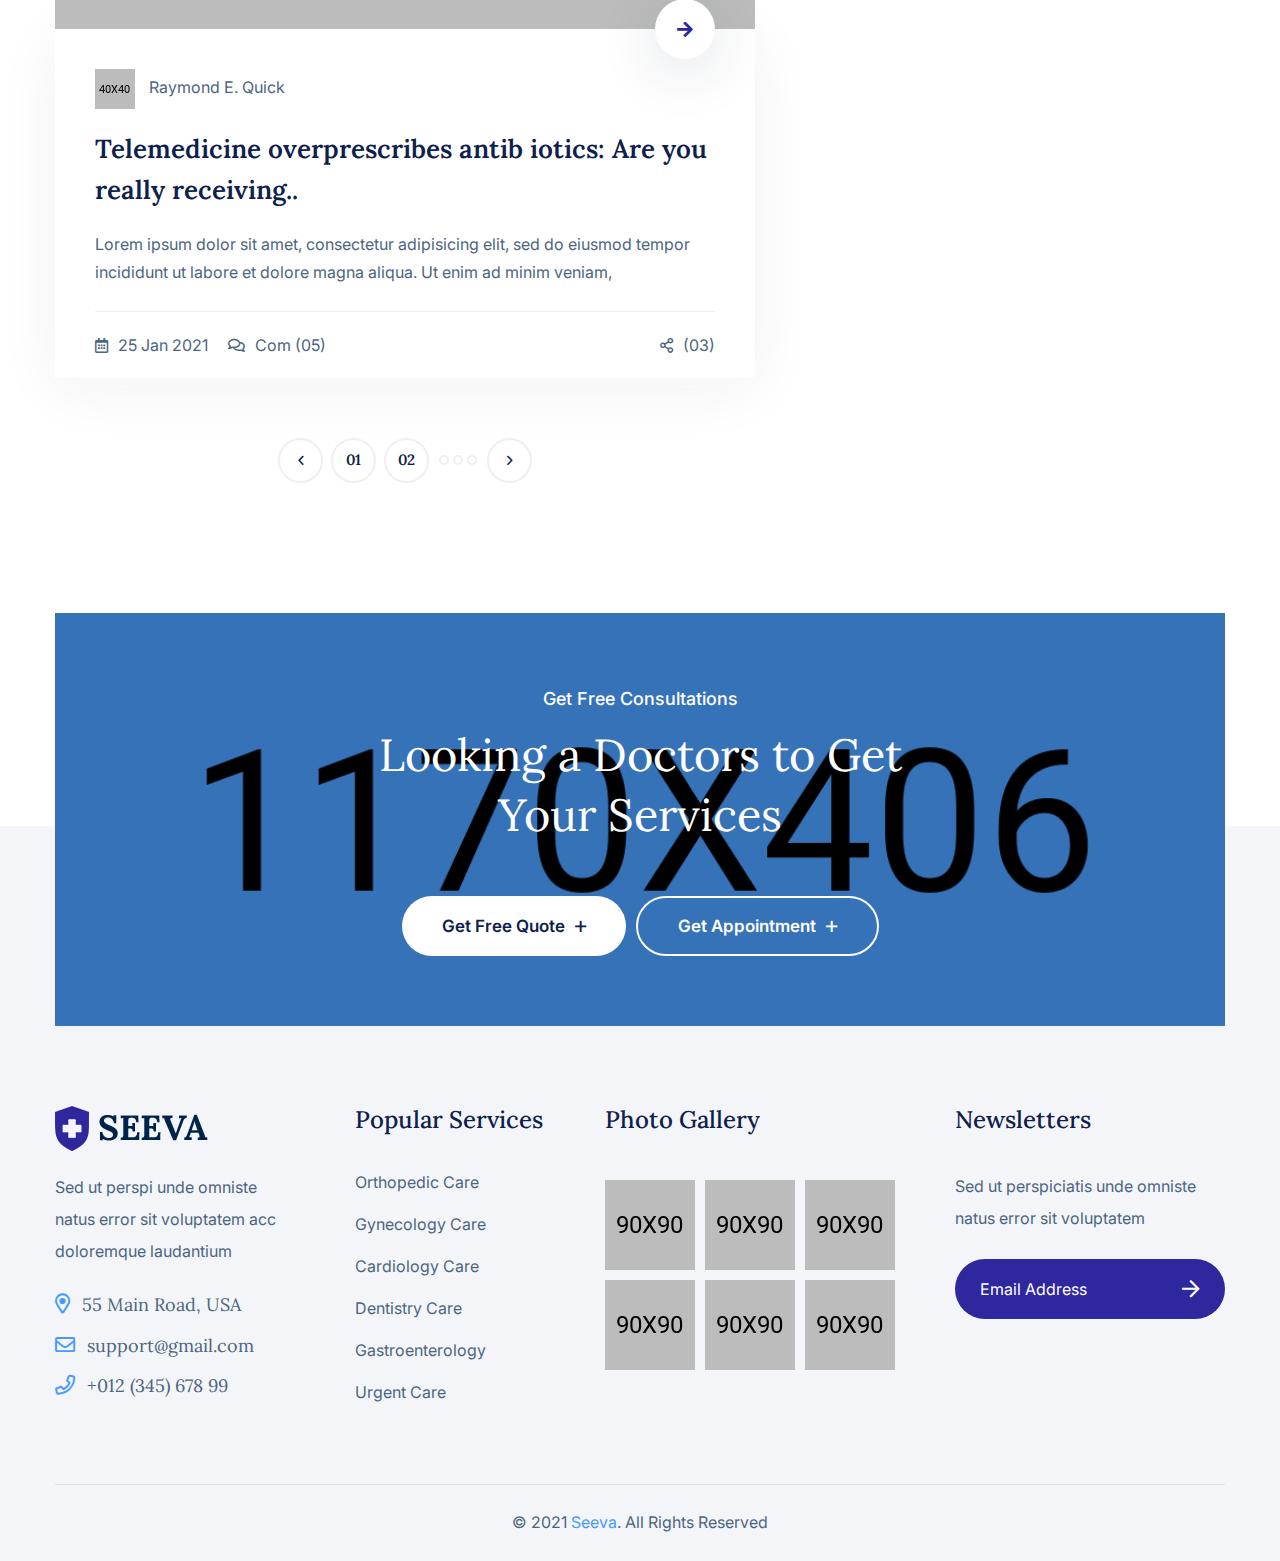
<file: blog-standard.html>
<!DOCTYPE html>
<html lang="zxx">

<head>
    <meta charset="UTF-8">
    <meta http-equiv="X-UA-Compatible" content="IE=edge">
    <meta name="viewport" content="width=device-width, initial-scale=1.0">
    <title>Seeva - Medical and Dental HTML Template || Blog Standard</title>

    <!--====== Favicon Icon ======-->
    <link rel="shortcut icon" href="assets/img/favicon.ico" type="img/png" />
    <!--====== Animate Css ======-->
    <link rel="stylesheet" href="assets/css/animate.min.css" />
    <!--====== Bootstrap css ======-->
    <link rel="stylesheet" href="assets/css/bootstrap.min.css" />
    <!--====== Slick Slider ======-->
    <link rel="stylesheet" href="assets/css/slick.min.css" />
    <!--====== Nice Select ======-->
    <link rel="stylesheet" href="assets/css/nice-select.min.css" />
    <!--====== Magnific Popup ======-->
    <link rel="stylesheet" href="assets/css/magnific-popup.min.css" />
    <!--====== Font Awesome ======-->
    <link rel="stylesheet" href="assets/fonts/fontawesome/css/all.min.css" />
    <!--====== Flaticon ======-->
    <link rel="stylesheet" href="assets/fonts/flaticon/css/flaticon.css" />
    <!--====== Main Css ======-->
    <link rel="stylesheet" href="assets/css/style.css" />
</head>

<body>
    <!--====== Start Preloader ======-->
    <div id="preloader">
        <div id="loading-center">
            <div id="object"></div>
        </div>
    </div>
    <!--====== End Preloader ======-->

    <!--====== Start Template Header ======-->
    <header class="template-header sticky-header header-one">
        <div class="container-fluid container-1400">
            <div class="header-navigation">
                <div class="header-left">
                    <div class="site-logo">
                        <a href="index.html">
                            <img src="assets/img/logo.png" alt="Seeva">
                        </a>
                    </div>
                    <nav class="site-menu menu-gap-left d-none d-xl-block">
                        <ul class="primary-menu">
                            <li>
                                <a href="index.html">Home</a>
                                <ul class="sub-menu">
                                    <li><a href="index.html">Home One</a></li>
                                    <li><a href="index-two.html">Home Two</a></li>
                                    <li><a href="index-three.html">Home Three</a></li>
                                    <li><a href="index-four.html">Home Four</a></li>
                                    <li><a href="index-five.html">Home Five</a></li>
                                </ul>
                            </li>
                            <li><a href="about.html">About</a></li>
                            <li>
                                <a href="#">Pages</a>
                                <ul class="sub-menu">
                                    <li>
                                        <a href="service.html">Services</a>
                                        <ul class="sub-menu">
                                            <li><a href="service.html">Service One</a></li>
                                            <li><a href="service-two.html">Service Two</a></li>
                                            <li><a href="service-details.html">Service Details</a></li>
                                        </ul>
                                    </li>
                                    <li><a href="pricing.html">Pricing Plan</a></li>
                                    <li><a href="faq.html">Help & FAQ</a></li>
                                    <li><a href="gallery.html">Our Gallery</a></li>
                                    <li><a href="appointments.html">Appointment</a></li>
                                </ul>
                            </li>
                            <li>
                                <a href="doctors.html">Doctors</a>
                                <ul class="sub-menu">
                                    <li><a href="doctor-details.html">Doctor Details</a></li>
                                </ul>
                            </li>
                            <li class="active">
                                <a href="blog-standard.html">Blog</a>
                                <ul class="sub-menu">
                                    <li><a href="blog-details.html">Blog Details</a></li>
                                </ul>
                            </li>
                            <li>
                                <a href="shop.html">Shop</a>
                                <ul class="sub-menu">
                                    <li><a href="product-details.html">Shop Details</a></li>
                                </ul>
                            </li>
                            <li><a href="contact.html">Contact</a></li>
                        </ul>
                    </nav>
                </div>
                <div class="header-right">
                    <ul class="extra-icons">
                        <li class="d-none d-sm-block">
                            <div class="header-search-area">
                                <form action="#">
                                    <input type="search" placeholder="Search Here">
                                    <button type="submit"><i class="far fa-search"></i></button>
                                </form>
                            </div>
                        </li>
                        <li class="d-none d-xl-block">
                            <div class="off-canvas-btn style-two">
                                <span></span>
                            </div>
                        </li>
                        <li class="d-xl-none">
                            <a href="#" class="navbar-toggler">
                                <span></span>
                                <span></span>
                                <span></span>
                            </a>
                        </li>
                    </ul>
                </div>
            </div>
        </div>

        <!-- Start Off Canvas -->
        <div class="slide-panel off-canvas-panel">
            <div class="panel-overlay"></div>
            <div class="panel-inner">
                <div class="canvas-logo">
                    <img src="assets/img/logo.png" alt="">
                </div>
                <div class="about-us">
                    <h5 class="canvas-widget-title">About Us</h5>
                    <p>
                        Sed perspiciatis unde omnis iste natus error voluptatem accusantium doloremque laudantium totam rem aperams eaque ipsa quae abillo.
                    </p>
                </div>
                <div class="contact-us">
                    <h5 class="canvas-widget-title">Contact Us</h5>
                    <ul>
                        <li>
                            <i class="far fa-map-marker-alt"></i>
                            354 Oakridge, Camden NJ 08102 - USA
                        </li>
                        <li>
                            <i class="far fa-envelope-open"></i>
                            <a href="mailto:support@qolle.com">support@seeva.com</a>
                            <a href="mailto:info@qolle.com">info@seeva.com</a>
                        </li>
                        <li>
                            <i class="far fa-phone"></i>
                            <a href="tel:+01234567899">+012 (345) 678 99</a><br>
                            <a href="tel:+8563214">+8563214</a>
                        </li>
                    </ul>
                </div>
                <a href="#" class="panel-close">
                    <i class="fal fa-times"></i>
                </a>
            </div>
        </div>
        <!-- End Off Canvas -->

        <!-- Start Mobile Panel -->
        <div class="slide-panel mobile-slide-panel">
            <div class="panel-overlay"></div>
            <div class="panel-inner">
                <div class="panel-logo">
                    <img src="assets/img/logo.png" alt="">
                </div>
                <nav class="mobile-menu">
                    <ul class="primary-menu">
                        <li>
                            <a href="index.html">Home</a>
                            <ul class="sub-menu">
                                <li><a href="index.html">Home One</a></li>
                                <li><a href="index-two.html">Home Two</a></li>
                                <li><a href="index-three.html">Home Three</a></li>
                                <li><a href="index-four.html">Home Four</a></li>
                                <li><a href="index-five.html">Home Five</a></li>
                            </ul>
                        </li>
                        <li><a href="about.html">About</a></li>
                        <li>
                            <a href="#">Pages</a>
                            <ul class="sub-menu">
                                <li>
                                    <a href="service.html">Services</a>
                                    <ul class="sub-menu">
                                        <li><a href="service.html">Service One</a></li>
                                        <li><a href="service-two.html">Service Two</a></li>
                                        <li><a href="service-details.html">Service Details</a></li>
                                    </ul>
                                </li>
                                <li><a href="pricing.html">Pricing Plan</a></li>
                                <li><a href="faq.html">Help & FAQ</a></li>
                                <li><a href="gallery.html">Our Gallery</a></li>
                                <li><a href="appointments.html">Appointment</a></li>
                            </ul>
                        </li>
                        <li>
                            <a href="doctors.html">Doctors</a>
                            <ul class="sub-menu">
                                <li><a href="doctor-details.html">Doctor Details</a></li>
                            </ul>
                        </li>
                        <li class="active">
                            <a href="blog-standard.html">Blog</a>
                            <ul class="sub-menu">
                                <li><a href="blog-details.html">Blog Details</a></li>
                            </ul>
                        </li>
                        <li>
                            <a href="shop.html">Shop</a>
                            <ul class="sub-menu">
                                <li><a href="product-details.html">Shop Details</a></li>
                            </ul>
                        </li>
                        <li><a href="contact.html">Contact</a></li>
                    </ul>
                </nav>
                <a href="#" class="panel-close">
                    <i class="fal fa-times"></i>
                </a>
            </div>
        </div>
        <!-- Start Mobile Panel -->
    </header>
    <!--====== End Template Header ======-->

    <!--====== Page Title Start ======-->
    <section class="page-title-area">
        <div class="container">
            <h1 class="page-title">Blog Standard</h1>

            <ul class="breadcrumb-nav">
                <li><a href="#">Home</a></li>
                <li><i class="fas fa-angle-right"></i></li>
                <li>Blog Standard</li>
            </ul>
        </div>
    </section>
    <!--====== Page Title End ======-->

    <!--====== Blog Standard Start ======-->
    <section class="blog-area section-gap">
        <div class="container">
            <div class="row">
                <div class="col-lg-8">
                    <div class="blog-loop">
                        <div class="single-blog-post">
                            <div class="post-thumbnail">
                                <img src="assets/img/blog/01.jpg" alt="Image">
                                <a href="blog-details.html" class="post-link"><i class="fas fa-arrow-right"></i></a>
                            </div>
                            <div class="post-content">
                                <a href="#" class="post-author">
                                    <img src="assets/img/blog/user.png" alt="User">
                                    Raymond E. Quick
                                </a>
                                <h3 class="post-title">
                                    <a href="blog-details.html">Everything You Need to Know About & How to Deal With Back Pain During.</a>
                                </h3>
                                <p>
                                    Lorem ipsum dolor sit amet, consectetur adipisicing elit, sed do eiusmod tempor incididunt ut labore et dolore magna aliqua. Ut enim ad minim veniam,
                                </p>
                                <ul class="post-meta">
                                    <li>
                                        <a href="#"><i class="far fa-calendar-alt"></i>25 Jan 2021</a>
                                    </li>
                                    <li>
                                        <a href="#"><i class="far fa-comments"></i>Com (05)</a>
                                    </li>
                                    <li class="post-share">
                                        <a href="#"><i class="far fa-share-alt"></i>(03)</a>
                                    </li>
                                </ul>
                            </div>
                        </div>
                        <div class="single-blog-post">
                            <div class="post-thumbnail">
                                <img src="assets/img/blog/02.jpg" alt="Image">
                                <a href="blog-details.html" class="post-link"><i class="fas fa-arrow-right"></i></a>
                            </div>
                            <div class="post-content">
                                <a href="#" class="post-author">
                                    <img src="assets/img/blog/user.png" alt="User">
                                    Raymond E. Quick
                                </a>
                                <h3 class="post-title">
                                    <a href="blog-details.html">Everything You Need Know About Healthcare DevTools Debugging Tips Shortcuts</a>
                                </h3>
                                <p>
                                    Lorem ipsum dolor sit amet, consectetur adipisicing elit, sed do eiusmod tempor incididunt ut labore et dolore magna aliqua. Ut enim ad minim veniam,
                                </p>
                                <ul class="post-meta">
                                    <li>
                                        <a href="#"><i class="far fa-calendar-alt"></i>25 Jan 2021</a>
                                    </li>
                                    <li>
                                        <a href="#"><i class="far fa-comments"></i>Com (05)</a>
                                    </li>
                                    <li class="post-share">
                                        <a href="#"><i class="far fa-share-alt"></i>(03)</a>
                                    </li>
                                </ul>
                            </div>
                        </div>
                        <div class="single-blog-post bg-dark-post">
                            <div class="post-content">
                                <h3 class="post-title">
                                    <a href="blog-details.html">Talk Your Child About Coronavirus Smtp Context Variables Hugo Static Site</a>
                                </h3>
                                <a href="#" class="post-author">
                                    <img src="assets/img/blog/user.png" alt="User">
                                    Raymond E. Quick
                                </a>
                                <ul class="post-meta">
                                    <li>
                                        <a href="#"><i class="far fa-calendar-alt"></i>25 Jan 2021</a>
                                    </li>
                                    <li>
                                        <a href="#"><i class="far fa-comments"></i>Com (05)</a>
                                    </li>
                                    <li class="post-share">
                                        <a href="#"><i class="far fa-share-alt"></i>(03)</a>
                                    </li>
                                </ul>
                            </div>
                        </div>
                        <div class="single-blog-post no-thumbnail">
                            <div class="post-content">
                                <a href="#" class="post-author">
                                    <img src="assets/img/blog/user.png" alt="User">
                                    Raymond E. Quick
                                </a>
                                <h3 class="post-title">
                                    <a href="blog-details.html">How to Deal With Back Pain During Pregnancy Time Video For Size And Quality</a>
                                </h3>
                                <p>
                                    Lorem ipsum dolor sit amet, consectetur adipisicing elit, sed do eiusmod tempor incididunt ut labore et dolore magna aliqua. Ut enim ad minim veniam,
                                </p>
                                <ul class="post-meta">
                                    <li>
                                        <a href="#"><i class="far fa-calendar-alt"></i>25 Jan 2021</a>
                                    </li>
                                    <li>
                                        <a href="#"><i class="far fa-comments"></i>Com (05)</a>
                                    </li>
                                    <li class="post-share">
                                        <a href="#"><i class="far fa-share-alt"></i>(03)</a>
                                    </li>
                                </ul>
                            </div>
                        </div>
                        <div class="single-blog-post">
                            <div class="post-thumbnail">
                                <img src="assets/img/blog/03.jpg" alt="Image">
                                <a href="blog-details.html" class="post-link"><i class="fas fa-arrow-right"></i></a>
                            </div>
                            <div class="post-content">
                                <a href="#" class="post-author">
                                    <img src="assets/img/blog/user.png" alt="User">
                                    Raymond E. Quick
                                </a>
                                <h3 class="post-title">
                                    <a href="blog-details.html">Telemedicine overprescribes antib iotics: Are you really receiving..</a>
                                </h3>
                                <p>
                                    Lorem ipsum dolor sit amet, consectetur adipisicing elit, sed do eiusmod tempor incididunt ut labore et dolore magna aliqua. Ut enim ad minim veniam,
                                </p>
                                <ul class="post-meta">
                                    <li>
                                        <a href="#"><i class="far fa-calendar-alt"></i>25 Jan 2021</a>
                                    </li>
                                    <li>
                                        <a href="#"><i class="far fa-comments"></i>Com (05)</a>
                                    </li>
                                    <li class="post-share">
                                        <a href="#"><i class="far fa-share-alt"></i>(03)</a>
                                    </li>
                                </ul>
                            </div>
                        </div>
                    </div>
                    <ul class="pagination">
                        <li><a href="#"><i class="far fa-angle-left"></i></a></li>
                        <li><a href="#">01</a></li>
                        <li><a href="#">02</a></li>
                        <li class="dots"><span></span><span></span><span></span></li>
                        <li><a href="#"><i class="far fa-angle-right"></i></a></li>
                    </ul>
                </div>
                <div class="col-lg-4">
                    <div class="primary-sidebar">
                        <div class="widget search-widget">
                            <h4 class="widget-title">Search Here</h4>
                            <form action="#" class="search-form">
                                <input type="search" placeholder="Keywords">
                                <button type="submit"><i class="far fa-search"></i></button>
                            </form>
                        </div>
                        <div class="widget category-widget">
                            <h4 class="widget-title">Category</h4>
                            <ul>
                                <li><a href="#">Business (5)</a></li>
                                <li><a href="#">Dental Care (15)</a></li>
                                <li><a href="#">Eye Care (11)</a></li>
                                <li><a href="#">Allergic Issue (6)</a></li>
                                <li><a href="#">Cardiology (9)</a></li>
                                <li><a href="#">Neurology Surgery (8)</a></li>
                                <li><a href="#">Allergic Issue (09)</a></li>
                            </ul>
                        </div>
                        <div class="widget latest-post-widget">
                            <h4 class="widget-title">Latest News</h4>
                            <div class="latest-post-loop">
                                <div class="single-post">
                                    <div class="thumbnail">
                                        <img src="assets/img/blog/post-widget-1.jpg" alt="Image">
                                    </div>
                                    <div class="content">
                                        <h6><a href="blog-details.html">Build Seamless Spreadsheet Import Experience</a></h6>
                                        <span class="date"><i class="far fa-calendar-alt"></i> 25 May 2021</span>
                                    </div>
                                </div>
                                <div class="single-post">
                                    <div class="thumbnail">
                                        <img src="assets/img/blog/post-widget-2.jpg" alt="Image">
                                    </div>
                                    <div class="content">
                                        <h6><a href="blog-details.html">Creating Online Environment Work Well Older</a></h6>
                                        <span class="date"><i class="far fa-calendar-alt"></i> 25 May 2021</span>
                                    </div>
                                </div>
                                <div class="single-post">
                                    <div class="thumbnail">
                                        <img src="assets/img/blog/post-widget-3.jpg" alt="Image">
                                    </div>
                                    <div class="content">
                                        <h6><a href="blog-details.html">Signs Website Feels More Haunted House</a></h6>
                                        <span class="date"><i class="far fa-calendar-alt"></i> 25 May 2021</span>
                                    </div>
                                </div>
                            </div>
                        </div>
                        <div class="widget cta-widget">
                            <div class="cta-content" style="background-image: url(assets/img/blog/cta-widget.jpg);">
                                <h4 class="cta-title">Get Free  Consultations</h4>
                                <span class="cta-tagline">Special advisors</span>
                                <p>Quis autem vel eum iure repreh ende</p>
                                <a href="#" class="cta-btn">Get a quote</a>
                            </div>
                        </div>
                        <div class="widget tag-cloud-widget">
                            <h4 class="widget-title">Popular Tags</h4>
                            <ul>
                                <li><a href="#">Medical</a></li>
                                <li><a href="#">Doctors</a></li>
                                <li><a href="#">Nurses</a></li>
                                <li><a href="#">Consultancy</a></li>
                                <li><a href="#">Law farms</a></li>
                                <li><a href="#">Farms</a></li>
                                <li><a href="#">Management</a></li>
                                <li><a href="#">Planning</a></li>
                            </ul>
                        </div>
                    </div>
                </div>
            </div>
        </div>
    </section>
    <!--====== Blog Standard End ======-->

    <!--====== Back to Top Start ======-->
    <a class="back-to-top" href="#">
        <i class="far fa-angle-up"></i>
     </a>
    <!--====== Back to Top End ======-->

    <!--====== Start Template Footer ======-->
    <footer class="template-footer have-cta-boxed-one">
        <div class="cta-boxed-one">
            <div class="container">
                <div class="cta-inner bg-color-secondary bg-size-cover blend-mode-multiply" style="background-image: url(assets/img/cta-img/cta-boxed-bg-1.jpg);">
                    <div class="row justify-content-center">
                        <div class="col-xl-6 col-lg-8 col-md-10">
                            <div class="cta-content text-center">
                                <div class="section-heading heading-white">
                                    <span class="tagline">Get Free Consultations</span>
                                    <h2 class="title">Looking a Doctors to Get Your Services</h2>
                                </div>
                                <ul class="cta-buttons d-flex justify-content-center flex-wrap">
                                    <li><a href="#" class="template-btn template-btn-white">Get Free Quote <i class="far fa-plus"></i></a></li>
                                    <li><a href="#" class="template-btn template-btn-bordered">Get Appointment <i class="far fa-plus"></i></a></li>
                                </ul>
                            </div>
                        </div>
                    </div>
                </div>
            </div>
        </div>
        <div class="footer-inner bg-color-grey">
            <div class="container">
                <div class="footer-widgets">
                    <div class="row">
                        <div class="col-lg-3 col-md-8">
                            <div class="widget text-widget">
                                <div class="footer-logo">
                                    <img src="assets/img/logo.png" alt="Medibo">
                                </div>
                                <p>
                                    Sed ut perspi unde omniste natus error sit voluptatem acc doloremque laudantium
                                </p>
                                <ul class="contact-list">
                                    <li>
                                        <a href="https://goo.gl/maps/inpkL6wUZqMR3opX7"><i class="far fa-map-marker-alt"></i>55 Main Road, USA</a>
                                    </li>
                                    <li>
                                        <a href="mailto:support@gmail.com"><i class="far fa-envelope"></i>support@gmail.com</a>
                                    </li>
                                    <li>
                                        <a href="tel:01267899"><i class="far fa-phone"></i>+012 (345) 678 99</a>
                                    </li>
                                </ul>
                            </div>
                        </div>
                        <div class="col-lg-6">
                            <div class="row">
                                <div class="col-xl-5 col-md-6">
                                    <div class="widget nav-widget">
                                        <h4 class="widget-title">Popular Services</h4>
                                        <ul class="nav-links">
                                            <li><a href="#">Orthopedic Care</a></li>
                                            <li><a href="#">Gynecology Care</a></li>
                                            <li><a href="#">Cardiology Care</a></li>
                                            <li><a href="#">Dentistry Care</a></li>
                                            <li><a href="#">Gastroenterology</a></li>
                                            <li><a href="#">Urgent Care</a></li>
                                        </ul>
                                    </div>
                                </div>
                                <div class="col-xl-7 col-md-6">
                                    <div class="widget instagram-widget">
                                        <h4 class="widget-title">Photo Gallery</h4>
                                        <div class="instagram-images">
                                            <div class="single-image">
                                                <img src="assets/img/instagram/01.jpg" alt="Instagram">
                                                <a href="#"><i class="fab fa-instagram"></i></a>
                                            </div>
                                            <div class="single-image">
                                                <img src="assets/img/instagram/02.jpg" alt="Instagram">
                                                <a href="#"><i class="fab fa-instagram"></i></a>
                                            </div>
                                            <div class="single-image">
                                                <img src="assets/img/instagram/03.jpg" alt="Instagram">
                                                <a href="#"><i class="fab fa-instagram"></i></a>
                                            </div>
                                            <div class="single-image">
                                                <img src="assets/img/instagram/04.jpg" alt="Instagram">
                                                <a href="#"><i class="fab fa-instagram"></i></a>
                                            </div>
                                            <div class="single-image">
                                                <img src="assets/img/instagram/05.jpg" alt="Instagram">
                                                <a href="#"><i class="fab fa-instagram"></i></a>
                                            </div>
                                            <div class="single-image">
                                                <img src="assets/img/instagram/06.jpg" alt="Instagram">
                                                <a href="#"><i class="fab fa-instagram"></i></a>
                                            </div>
                                        </div>
                                    </div>
                                </div>
                            </div>
                        </div>
                        <div class="col-lg-3 col-md-10">
                            <div class="widget newsletters-widget">
                                <h4 class="widget-title">Newsletters</h4>
                                <p>
                                    Sed ut perspiciatis unde omniste <br> natus error sit voluptatem
                                </p>
                                <form action="#" class="newsletters-form">
                                    <input type="email" placeholder="Email Address">
                                    <button type="submit"><i class="far fa-arrow-right"></i></button>
                                </form>
                            </div>
                        </div>
                    </div>
                </div>
                <div class="copyright-area">
                    <p>© 2021 <a href="#">Seeva</a>. All Rights Reserved</p>
                </div>
            </div>
        </div>
    </footer>
    <!--====== End Template Footer ======-->

    <!--====== Jquery ======-->
    <script src="assets/js/jquery-3.6.0.min.js"></script>
    <!--====== Bootstrap ======-->
    <script src="assets/js/bootstrap.min.js"></script>
    <!--====== Slick slider ======-->
    <script src="assets/js/slick.min.js"></script>
    <!--====== Isotope ======-->
    <script src="assets/js/isotope.pkgd.min.js"></script>
    <!--====== Images loaded ======-->
    <script src="assets/js/imagesloaded.pkgd.min.js"></script>
    <!--====== In-view ======-->
    <script src="assets/js/jquery.inview.min.js"></script>
    <!--====== Nice Select ======-->
    <script src="assets/js/jquery.nice-select.min.js"></script>
    <!--====== Magnific Popup ======-->
    <script src="assets/js/magnific-popup.min.js"></script>
    <!--====== WOW Js ======-->
    <script src="assets/js/wow.min.js"></script>
    <!--====== Main JS ======-->
    <script src="assets/js/main.js"></script>
</body>

</html>
</file>
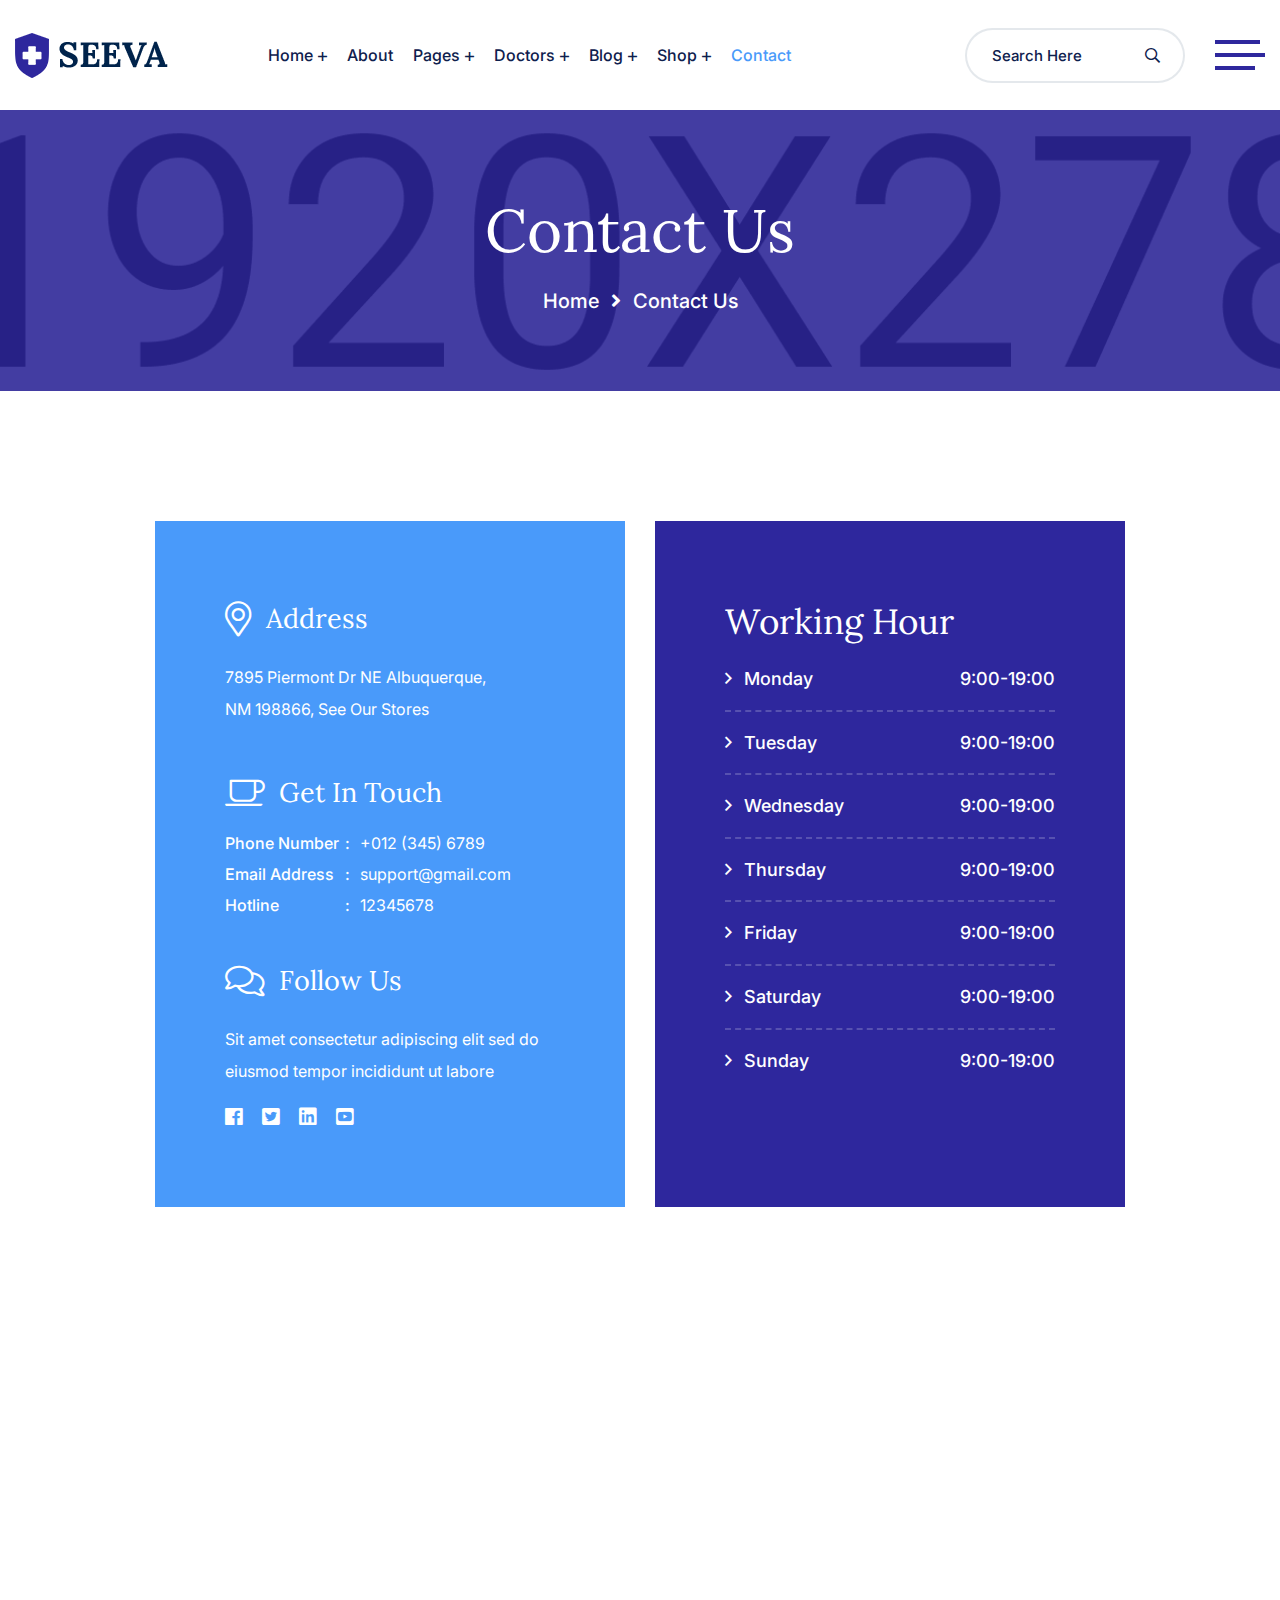
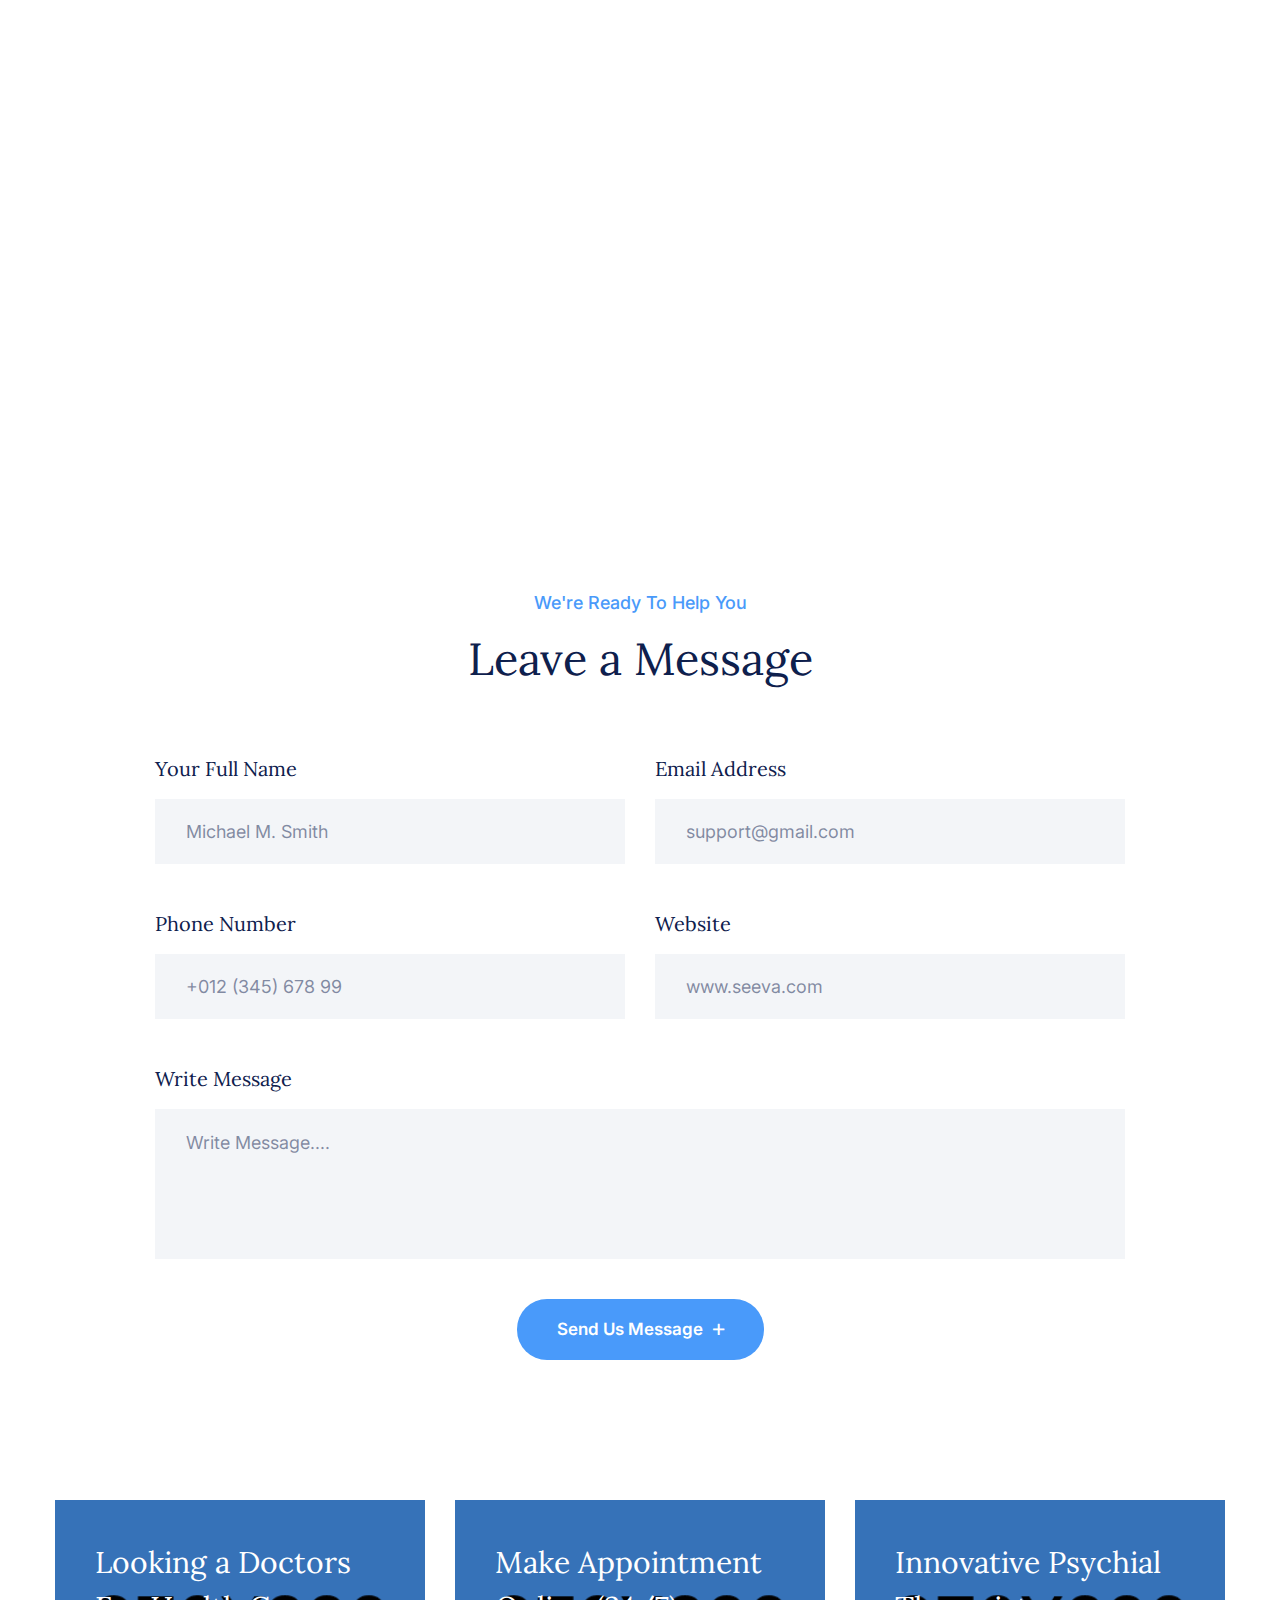
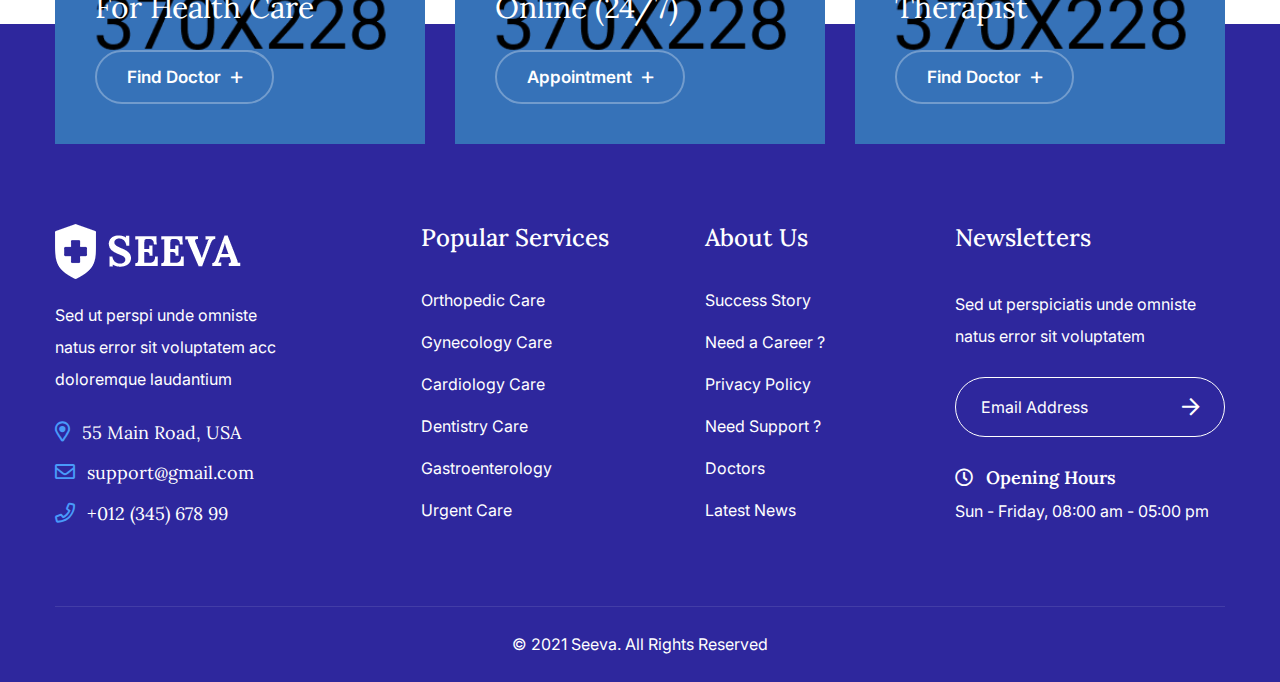
<file: contact.html>
<!DOCTYPE html>
<html lang="zxx">

<head>
    <meta charset="UTF-8">
    <meta http-equiv="X-UA-Compatible" content="IE=edge">
    <meta name="viewport" content="width=device-width, initial-scale=1.0">
    <title>Seeva - Medical and Dental HTML Template || Contact Us</title>

    <!--====== Favicon Icon ======-->
    <link rel="shortcut icon" href="assets/img/favicon.ico" type="img/png" />
    <!--====== Animate Css ======-->
    <link rel="stylesheet" href="assets/css/animate.min.css" />
    <!--====== Bootstrap css ======-->
    <link rel="stylesheet" href="assets/css/bootstrap.min.css" />
    <!--====== Slick Slider ======-->
    <link rel="stylesheet" href="assets/css/slick.min.css" />
    <!--====== Nice Select ======-->
    <link rel="stylesheet" href="assets/css/nice-select.min.css" />
    <!--====== Magnific Popup ======-->
    <link rel="stylesheet" href="assets/css/magnific-popup.min.css" />
    <!--====== Font Awesome ======-->
    <link rel="stylesheet" href="assets/fonts/fontawesome/css/all.min.css" />
    <!--====== Flaticon ======-->
    <link rel="stylesheet" href="assets/fonts/flaticon/css/flaticon.css" />
    <!--====== Main Css ======-->
    <link rel="stylesheet" href="assets/css/style.css" />
</head>

<body>
    <!--====== Start Preloader ======-->
    <div id="preloader">
        <div id="loading-center">
            <div id="object"></div>
        </div>
    </div>
    <!--====== End Preloader ======-->

    <!--====== Start Template Header ======-->
    <header class="template-header sticky-header header-one">
        <div class="container-fluid container-1400">
            <div class="header-navigation">
                <div class="header-left">
                    <div class="site-logo">
                        <a href="index.html">
                            <img src="assets/img/logo.png" alt="Seeva">
                        </a>
                    </div>
                    <nav class="site-menu menu-gap-left d-none d-xl-block">
                        <ul class="primary-menu">
                            <li>
                                <a href="index.html">Home</a>
                                <ul class="sub-menu">
                                    <li><a href="index.html">Home One</a></li>
                                    <li><a href="index-two.html">Home Two</a></li>
                                    <li><a href="index-three.html">Home Three</a></li>
                                    <li><a href="index-four.html">Home Four</a></li>
                                    <li><a href="index-five.html">Home Five</a></li>
                                </ul>
                            </li>
                            <li><a href="about.html">About</a></li>
                            <li>
                                <a href="#">Pages</a>
                                <ul class="sub-menu">
                                    <li>
                                        <a href="service.html">Services</a>
                                        <ul class="sub-menu">
                                            <li><a href="service.html">Service One</a></li>
                                            <li><a href="service-two.html">Service Two</a></li>
                                            <li><a href="service-details.html">Service Details</a></li>
                                        </ul>
                                    </li>
                                    <li><a href="pricing.html">Pricing Plan</a></li>
                                    <li><a href="faq.html">Help & FAQ</a></li>
                                    <li><a href="gallery.html">Our Gallery</a></li>
                                    <li><a href="appointments.html">Appointment</a></li>
                                </ul>
                            </li>
                            <li>
                                <a href="doctors.html">Doctors</a>
                                <ul class="sub-menu">
                                    <li><a href="doctor-details.html">Doctor Details</a></li>
                                </ul>
                            </li>
                            <li>
                                <a href="blog-standard.html">Blog</a>
                                <ul class="sub-menu">
                                    <li><a href="blog-details.html">Blog Details</a></li>
                                </ul>
                            </li>
                            <li>
                                <a href="shop.html">Shop</a>
                                <ul class="sub-menu">
                                    <li><a href="product-details.html">Shop Details</a></li>
                                </ul>
                            </li>
                            <li class="active"><a href="contact.html">Contact</a></li>
                        </ul>
                    </nav>
                </div>
                <div class="header-right">
                    <ul class="extra-icons">
                        <li class="d-none d-sm-block">
                            <div class="header-search-area">
                                <form action="#">
                                    <input type="search" placeholder="Search Here">
                                    <button type="submit"><i class="far fa-search"></i></button>
                                </form>
                            </div>
                        </li>
                        <li class="d-none d-xl-block">
                            <div class="off-canvas-btn style-two">
                                <span></span>
                            </div>
                        </li>
                        <li class="d-xl-none">
                            <a href="#" class="navbar-toggler">
                                <span></span>
                                <span></span>
                                <span></span>
                            </a>
                        </li>
                    </ul>
                </div>
            </div>
        </div>

        <!-- Start Off Canvas -->
        <div class="slide-panel off-canvas-panel">
            <div class="panel-overlay"></div>
            <div class="panel-inner">
                <div class="canvas-logo">
                    <img src="assets/img/logo.png" alt="">
                </div>
                <div class="about-us">
                    <h5 class="canvas-widget-title">About Us</h5>
                    <p>
                        Sed perspiciatis unde omnis iste natus error voluptatem accusantium doloremque laudantium totam rem aperams eaque ipsa quae abillo.
                    </p>
                </div>
                <div class="contact-us">
                    <h5 class="canvas-widget-title">Contact Us</h5>
                    <ul>
                        <li>
                            <i class="far fa-map-marker-alt"></i>
                            354 Oakridge, Camden NJ 08102 - USA
                        </li>
                        <li>
                            <i class="far fa-envelope-open"></i>
                            <a href="mailto:support@qolle.com">support@seeva.com</a>
                            <a href="mailto:info@qolle.com">info@seeva.com</a>
                        </li>
                        <li>
                            <i class="far fa-phone"></i>
                            <a href="tel:+01234567899">+012 (345) 678 99</a><br>
                            <a href="tel:+8563214">+8563214</a>
                        </li>
                    </ul>
                </div>
                <a href="#" class="panel-close">
                    <i class="fal fa-times"></i>
                </a>
            </div>
        </div>
        <!-- End Off Canvas -->

        <!-- Start Mobile Panel -->
        <div class="slide-panel mobile-slide-panel">
            <div class="panel-overlay"></div>
            <div class="panel-inner">
                <div class="panel-logo">
                    <img src="assets/img/logo.png" alt="">
                </div>
                <nav class="mobile-menu">
                    <ul class="primary-menu">
                        <li class="active">
                            <a href="index.html">Home</a>
                            <ul class="sub-menu">
                                <li><a href="index.html">Home One</a></li>
                                <li><a href="index-two.html">Home Two</a></li>
                                <li><a href="index-three.html">Home Three</a></li>
                                <li><a href="index-four.html">Home Four</a></li>
                                <li><a href="index-five.html">Home Five</a></li>
                            </ul>
                        </li>
                        <li><a href="about.html">About</a></li>
                        <li>
                            <a href="#">Pages</a>
                            <ul class="sub-menu">
                                <li>
                                    <a href="service.html">Services</a>
                                    <ul class="sub-menu">
                                        <li><a href="service.html">Service One</a></li>
                                        <li><a href="service-two.html">Service Two</a></li>
                                        <li><a href="service-details.html">Service Details</a></li>
                                    </ul>
                                </li>
                                <li><a href="pricing.html">Pricing Plan</a></li>
                                <li><a href="faq.html">Help & FAQ</a></li>
                                <li><a href="gallery.html">Our Gallery</a></li>
                                <li><a href="appointments.html">Appointment</a></li>
                            </ul>
                        </li>
                        <li>
                            <a href="doctors.html">Doctors</a>
                            <ul class="sub-menu">
                                <li><a href="doctor-details.html">Doctor Details</a></li>
                            </ul>
                        </li>
                        <li>
                            <a href="blog-standard.html">Blog</a>
                            <ul class="sub-menu">
                                <li><a href="blog-details.html">Blog Details</a></li>
                            </ul>
                        </li>
                        <li>
                            <a href="shop.html">Shop</a>
                            <ul class="sub-menu">
                                <li><a href="product-details.html">Shop Details</a></li>
                            </ul>
                        </li>
                        <li class="active"><a href="contact.html">Contact</a></li>
                    </ul>
                </nav>
                <a href="#" class="panel-close">
                    <i class="fal fa-times"></i>
                </a>
            </div>
        </div>
        <!-- Start Mobile Panel -->
    </header>
    <!--====== End Template Header ======-->

    <!--====== Page Title Start ======-->
    <section class="page-title-area page-title-bg" style="background-image: url(assets/img/section-bg/page-title.jpg);">
        <div class="container">
            <h1 class="page-title">Contact Us</h1>

            <ul class="breadcrumb-nav">
                <li><a href="#">Home</a></li>
                <li><i class="fas fa-angle-right"></i></li>
                <li>Contact Us</li>
            </ul>
        </div>
    </section>
    <!--====== Page Title End ======-->

    <!--====== Contact Info Section Start ======-->
    <section class="section-gap contact-top-wrappper">
        <div class="container">
            <div class="row justify-content-center">
                <div class="col-xl-5 col-lg-6 col-md-10">
                    <div class="contact-info-wrapper">
                        <div class="single-contact-info">
                            <div class="single-contact-info">
                                <h3 class="info-title">
                                    <i class="fal fa-map-marker-alt"></i> Address
                                </h3>
                                <p>
                                    7895 Piermont Dr NE Albuquerque, <br>
                                    NM 198866, See Our Stores
                                </p>
                            </div>
                            <div class="single-contact-info">
                                <h3 class="info-title">
                                    <i class="fal fa-coffee"></i> Get In Touch
                                </h3>
                                <ul>
                                    <li>
                                        <span>Phone Number</span><a href="tel:+012020200">+012 (345) 6789</a>
                                    </li>
                                    <li>
                                        <span>Email Address</span><a href="mailto:support@gmail.com">support@gmail.com</a>
                                    </li>
                                    <li>
                                        <span>Hotline</span><a href="tel:+12345678">12345678</a>
                                    </li>
                                </ul>
                            </div>
                            <div class="single-contact-info">
                                <h3 class="info-title">
                                    <i class="fal fa-comments"></i> Follow Us
                                </h3>
                                <p>
                                    Sit amet consectetur adipiscing elit sed do eiusmod tempor incididunt ut labore
                                </p>
                                <p class="social-icon">
                                    <a href="#"><i class="fab fa-facebook"></i></a>
                                    <a href="#"><i class="fab fa-twitter-square"></i></a>
                                    <a href="#"><i class="fab fa-linkedin"></i></a>
                                    <a href="#"><i class="fab fa-youtube-square"></i></a>
                                </p>
                            </div>
                        </div>
                    </div>
                </div>
                <div class="col-xl-5 col-lg-6 col-md-10">
                    <div class="working-hour-chart">
                        <h2 class="chart-title">Working Hour</h2>
                        <ul>
                            <li>
                                <span><i class="far fa-angle-right"></i>Monday</span>
                                <span>9:00-19:00</span>
                            </li>
                            <li>
                                <span><i class="far fa-angle-right"></i>Tuesday</span>
                                <span>9:00-19:00</span>
                            </li>
                            <li>
                                <span><i class="far fa-angle-right"></i>Wednesday</span>
                                <span>9:00-19:00</span>
                            </li>
                            <li>
                                <span><i class="far fa-angle-right"></i>Thursday</span>
                                <span>9:00-19:00</span>
                            </li>
                            <li>
                                <span><i class="far fa-angle-right"></i>Friday</span>
                                <span>9:00-19:00</span>
                            </li>
                            <li>
                                <span><i class="far fa-angle-right"></i>Saturday</span>
                                <span>9:00-19:00</span>
                            </li>
                            <li>
                                <span><i class="far fa-angle-right"></i>Sunday</span>
                                <span>9:00-19:00</span>
                            </li>
                        </ul>
                    </div>
                </div>
            </div>
        </div>
    </section>
    <!--====== Contact Info Section End ======-->

    <!--====== Contact Form Start ======-->
    <section class="contact-form-area">
        <div class="contact-map">
            <iframe src="https://www.google.com/maps/embed?pb=!1m14!1m12!1m3!1d107201.226767341!2d-74.05027451789393!3d40.71534534062428!2m3!1f0!2f0!3f0!3m2!1i1024!2i768!4f13.1!5e0!3m2!1sen!2sbd!4v1634195102348!5m2!1sen!2sbd" loading="lazy"></iframe>
        </div>

        <div class="section-gap">
            <div class="container">
                <div class="row justify-content-center">
                    <div class="col-lg-10">
                        <div class="section-heading mb-60 text-center">
                            <span class="tagline">We're Ready To Help You</span>
                            <h2 class="title">Leave a Message</h2>
                        </div>
                        <form id="contactForm" action="assets/php/form-process.php" name="contactForm" method="post" class="contact-form">
                            <div class="row">
                                <div class="col-md-6">
                                    <div class="input-field form-group">
                                        <label for="name">Your Full Name</label>
                                        <input type="text" name="name" placeholder="Michael M. Smith" id="name" required data-error="Please enter your name">
                                        <div class="help-block with-errors"></div>
                                    </div>
                                </div>
                                <div class="col-md-6">
                                    <div class="input-field form-group">
                                        <label for="email">Email Address</label>
                                        <input type="email" name="email" placeholder="support@gmail.com" id="email" required data-error="Please enter your email">
                                        <div class="help-block with-errors"></div>
                                    </div>
                                </div>
                                <div class="col-md-6">
                                    <div class="input-field form-group">
                                        <label for="number">Phone Number</label>
                                        <input type="text" placeholder="+012 (345) 678 99" id="number">
                                    </div>
                                </div>
                                <div class="col-md-6">
                                    <div class="input-field form-group">
                                        <label for="website">Website</label>
                                        <input type="url" placeholder="www.seeva.com" id="website">
                                    </div>
                                </div>
                                <div class="col-lg-12">
                                    <div class="input-field form-group">
                                        <label for="message">Write Message</label>
                                        <textarea id="message" name="message" placeholder="Write Message...." required data-error="Please enter your name"></textarea>
                                        <div class="help-block with-errors"></div>
                                    </div>
                                </div>
                                <div class="col-12">
                                    <div class="text-center">
                                        <button type="submit" class="template-btn">Send Us Message <i class="far fa-plus"></i></button>
                                        <div id="msgSubmit" class="hidden"></div>
                                    </div>
                                </div>
                            </div>
                        </form>
                    </div>
                </div>
            </div>
        </div>
    </section>
    <!--====== Contact Form End ======-->

    <!--====== Back to Top Start ======-->
    <a class="back-to-top" href="#">
        <i class="far fa-angle-up"></i>
     </a>
    <!--====== Back to Top End ======-->

    <!--====== Start Template Footer ======-->
    <footer class="template-footer template-footer-white have-cta-boxes-two">
        <div class="cta-boxes-wrapper">
            <div class="container">
                <div class="row justify-content-center">
                    <div class="col-lg-4 col-md-6">
                        <div class="cta-boxed-two bg-color-secondary bg-size-cover blend-mode-multiply mb-30" style="background-image: url(assets/img/cta-img/cta-boxed-2-1.jpg);">
                            <h2 class="cta-title">Looking a Doctors  For Health Care</h2>
                            <a href="#" class="template-btn template-btn-bordered">Find Doctor <i class="far fa-plus"></i></a>
                        </div>
                    </div>
                    <div class="col-lg-4 col-md-6">
                        <div class="cta-boxed-two bg-color-secondary bg-size-cover blend-mode-multiply mb-30" style="background-image: url(assets/img/cta-img/cta-boxed-2-2.jpg);">
                            <h2 class="cta-title">Make Appointment  Online (24/7)</h2>
                            <a href="#" class="template-btn template-btn-bordered">Appointment <i class="far fa-plus"></i></a>
                        </div>
                    </div>
                    <div class="col-lg-4 col-md-8">
                        <div class="cta-boxed-two bg-color-secondary bg-size-cover blend-mode-multiply mb-30" style="background-image: url(assets/img/cta-img/cta-boxed-2-3.jpg);">
                            <h2 class="cta-title">Innovative Psychial Therapist</h2>
                            <a href="#" class="template-btn template-btn-bordered">Find Doctor <i class="far fa-plus"></i></a>
                        </div>
                    </div>
                </div>
            </div>
        </div>
        <div class="footer-inner bg-color-primary">
            <div class="container">
                <div class="footer-widgets">
                    <div class="row">
                        <div class="col-lg-3 col-md-8">
                            <div class="widget text-widget">
                                <div class="footer-logo">
                                    <img src="assets/img/logo-white.png" alt="Medibo">
                                </div>
                                <p>
                                    Sed ut perspi unde omniste natus error sit voluptatem acc doloremque laudantium
                                </p>
                                <ul class="contact-list">
                                    <li>
                                        <a href="https://goo.gl/maps/inpkL6wUZqMR3opX7"><i class="far fa-map-marker-alt"></i>55 Main Road, USA</a>
                                    </li>
                                    <li>
                                        <a href="mailto:support@gmail.com"><i class="far fa-envelope"></i>support@gmail.com</a>
                                    </li>
                                    <li>
                                        <a href="tel:01267899"><i class="far fa-phone"></i>+012 (345) 678 99</a>
                                    </li>
                                </ul>
                            </div>
                        </div>
                        <div class="col-lg-6">
                            <div class="row justify-content-center">
                                <div class="col-xl-5 col-sm-6">
                                    <div class="d-flex justify-content-lg-center">
                                        <div class="widget nav-widget">
                                            <h4 class="widget-title">Popular Services</h4>
                                            <ul class="nav-links">
                                                <li><a href="#">Orthopedic Care</a></li>
                                                <li><a href="#">Gynecology Care</a></li>
                                                <li><a href="#">Cardiology Care</a></li>
                                                <li><a href="#">Dentistry Care</a></li>
                                                <li><a href="#">Gastroenterology</a></li>
                                                <li><a href="#">Urgent Care</a></li>
                                            </ul>
                                        </div>
                                    </div>
                                </div>
                                <div class="col-xl-5 col-sm-6">
                                    <div class="d-flex justify-content-lg-center">
                                        <div class="widget nav-widget">
                                            <h4 class="widget-title">About Us</h4>
                                            <ul class="nav-links">
                                                <li><a href="#">Success Story</a></li>
                                                <li><a href="#">Need a Career ?</a></li>
                                                <li><a href="#">Privacy Policy</a></li>
                                                <li><a href="#">Need Support ?</a></li>
                                                <li><a href="#">Doctors</a></li>
                                                <li><a href="#">Latest News</a></li>
                                            </ul>
                                        </div>
                                    </div>
                                </div>
                            </div>
                        </div>
                        <div class="col-lg-3 col-md-10">
                            <div class="widget newsletters-widget">
                                <h4 class="widget-title">Newsletters</h4>
                                <p>
                                    Sed ut perspiciatis unde omniste <br> natus error sit voluptatem
                                </p>
                                <form action="#" class="newsletters-form">
                                    <input type="email" placeholder="Email Address">
                                    <button type="submit"><i class="far fa-arrow-right"></i></button>
                                </form>

                                <div class="opening-notice mt-30">
                                    <h6><i class="far fa-clock"></i> Opening Hours</h6>
                                    <p>Sun - Friday, 08:00 am - 05:00 pm</p>
                                </div>
                            </div>
                        </div>
                    </div>
                </div>
                <div class="copyright-area">
                    <p>© 2021 <a href="#">Seeva</a>. All Rights Reserved</p>
                </div>
            </div>
        </div>
    </footer>
    <!--====== End Template Footer ======-->

    <!--====== Jquery ======-->
    <script src="assets/js/jquery-3.6.0.min.js"></script>
    <!--====== Bootstrap ======-->
    <script src="assets/js/bootstrap.min.js"></script>
    <!--====== Slick slider ======-->
    <script src="assets/js/slick.min.js"></script>
    <!--====== Isotope ======-->
    <script src="assets/js/isotope.pkgd.min.js"></script>
    <!--====== Images loaded ======-->
    <script src="assets/js/imagesloaded.pkgd.min.js"></script>
    <!--====== In-view ======-->
    <script src="assets/js/jquery.inview.min.js"></script>
    <!--====== Nice Select ======-->
    <script src="assets/js/jquery.nice-select.min.js"></script>
    <!--====== Magnific Popup ======-->
    <script src="assets/js/magnific-popup.min.js"></script>
    <!--====== AjaxChimp Min JS ======-->
    <script src="assets/js/jquery.ajaxchimp.min.js"></script>
    <!--====== Form Validator Min JS ======-->
    <script src="assets/js/form-validator.min.js"></script>
    <!--====== Contact Form Min JS ======-->
    <script src="assets/js/contact-form-script.js"></script>
    <!--====== WOW Js ======-->
    <script src="assets/js/wow.min.js"></script>
    <!--====== Main JS ======-->
    <script src="assets/js/main.js"></script>
</body>

</html>
</file>
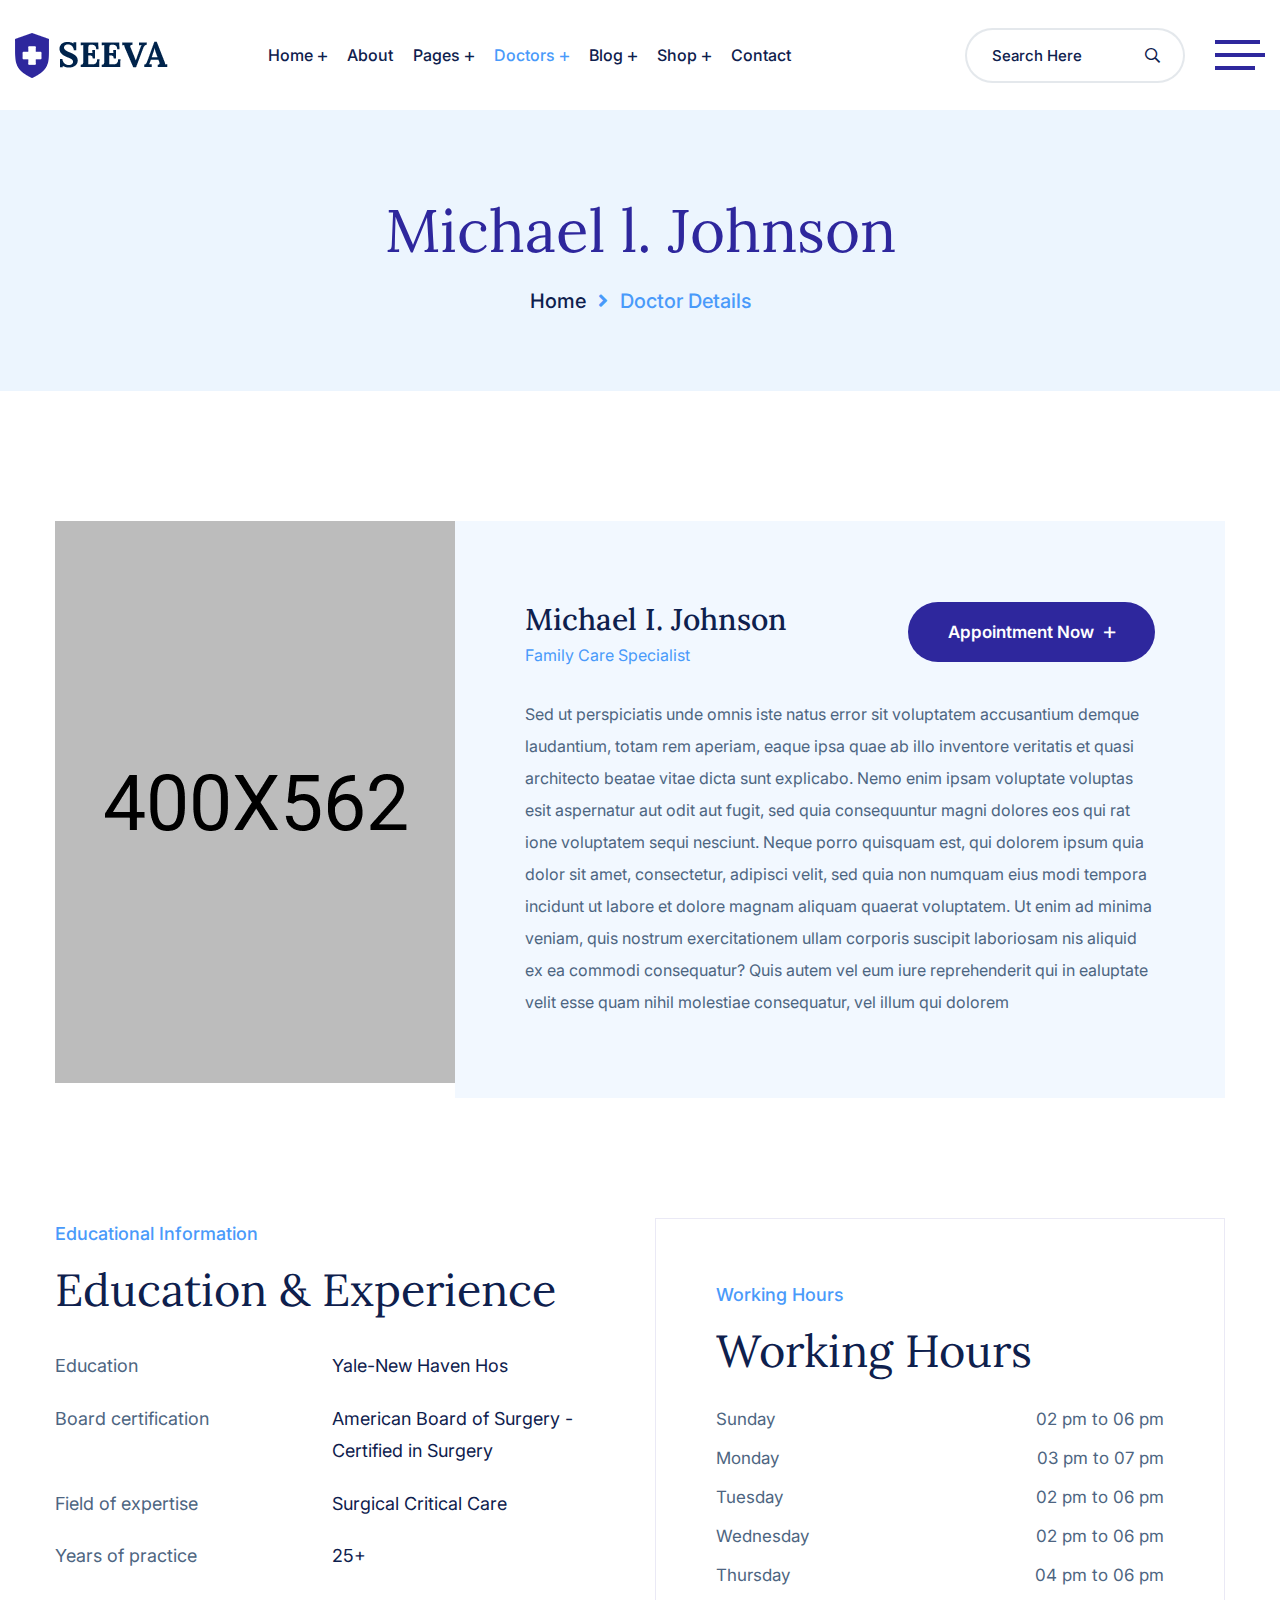
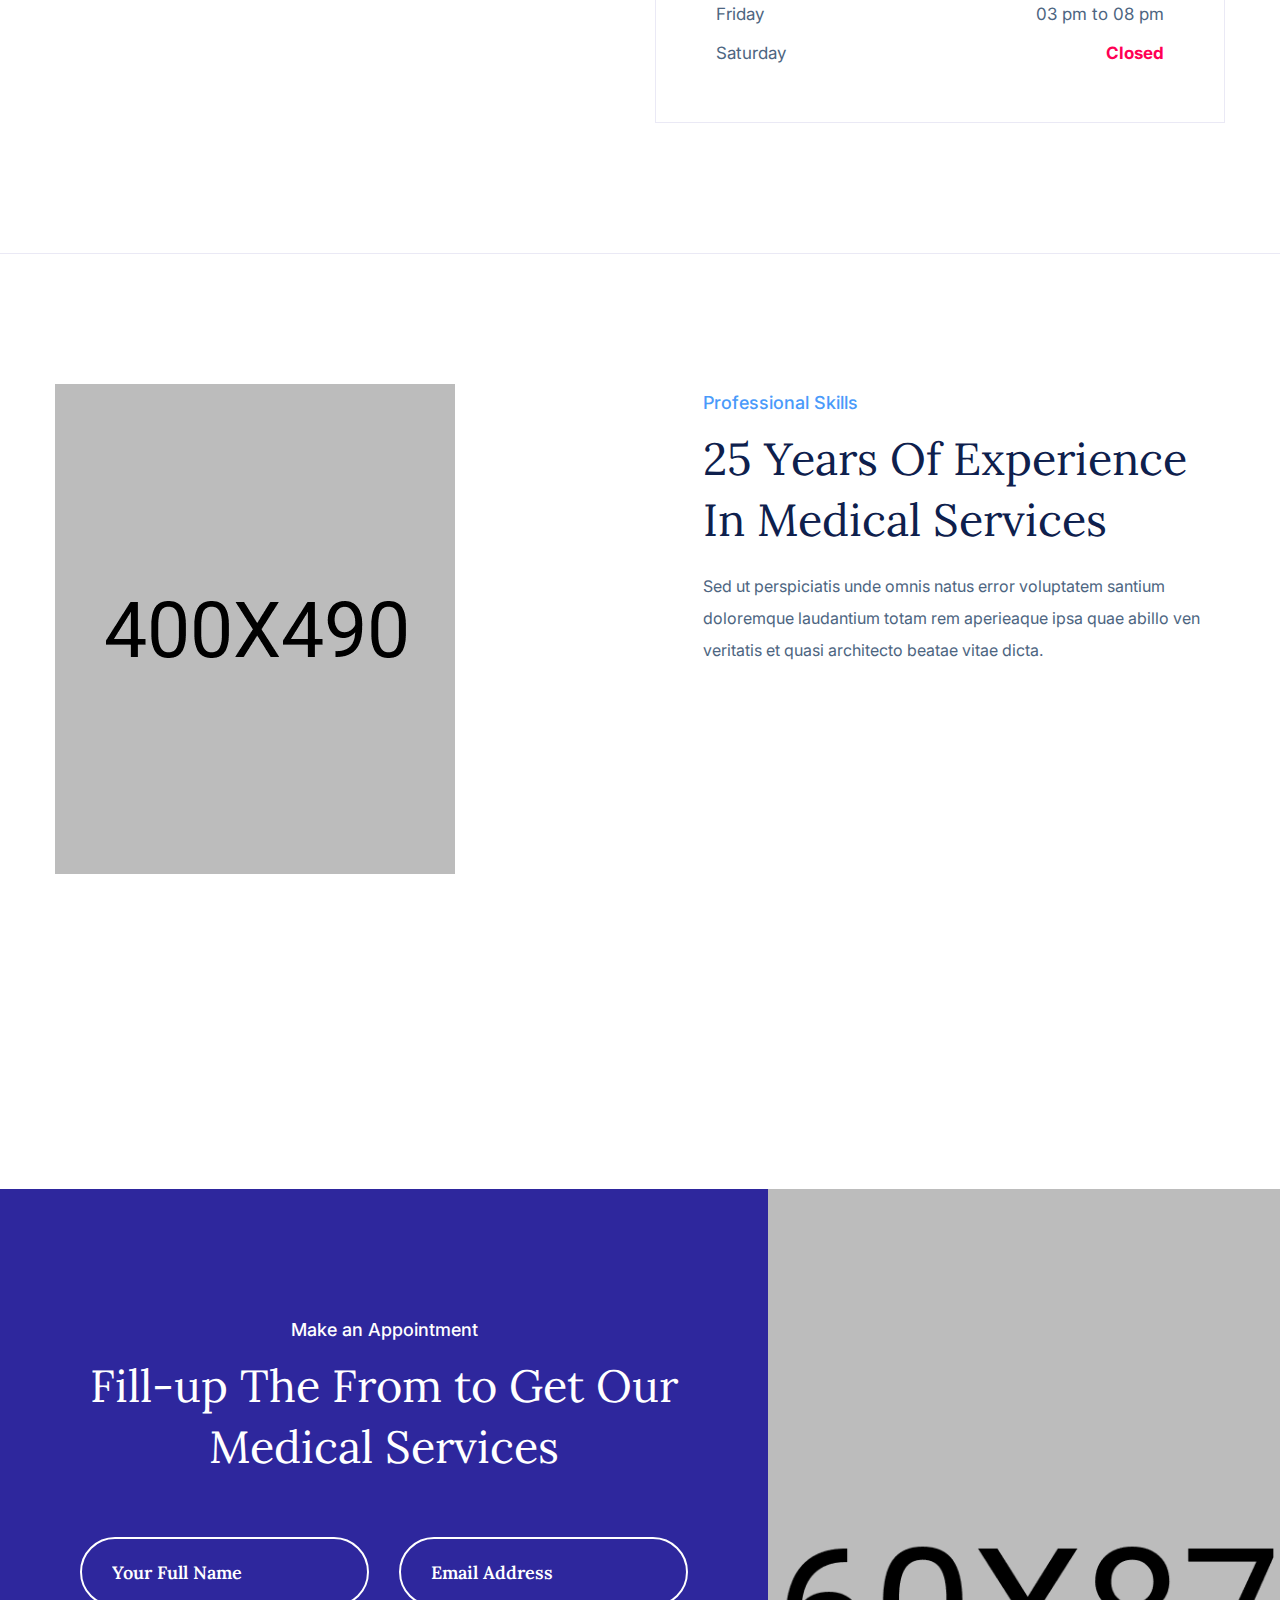
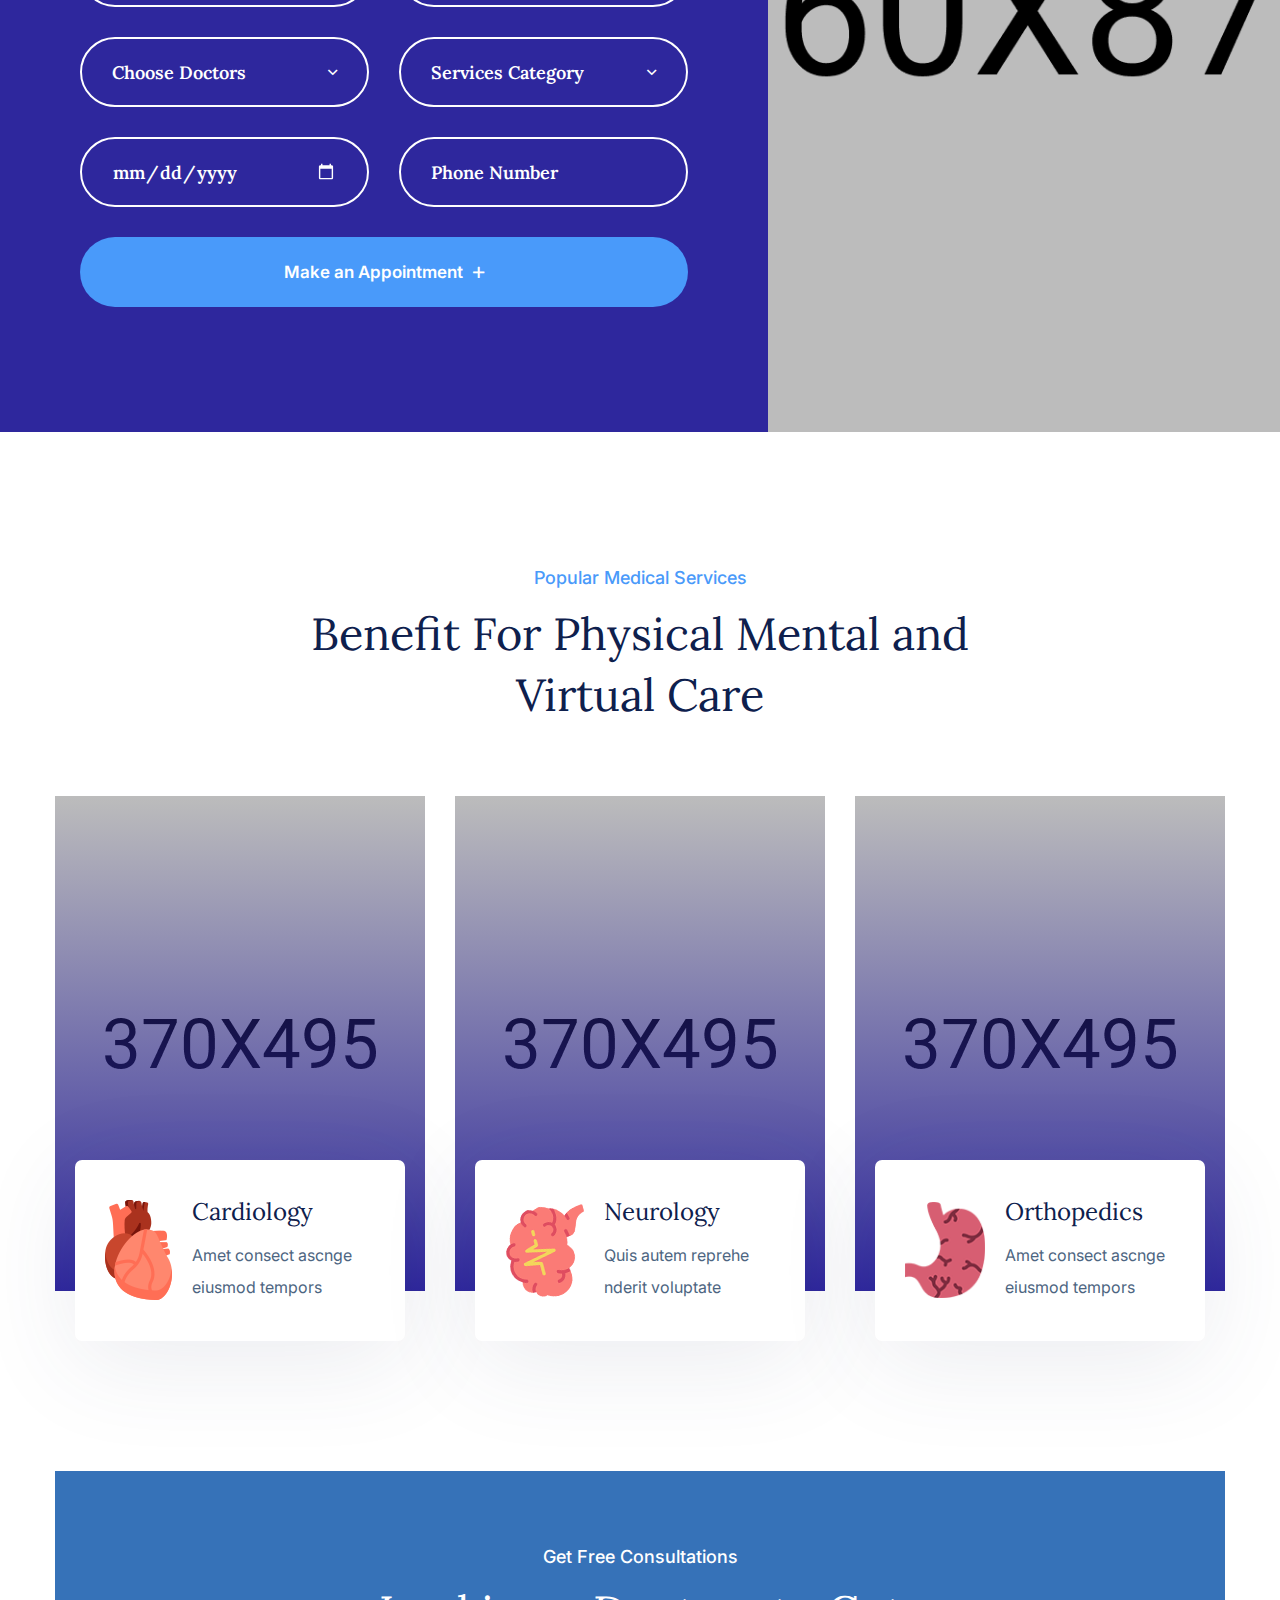
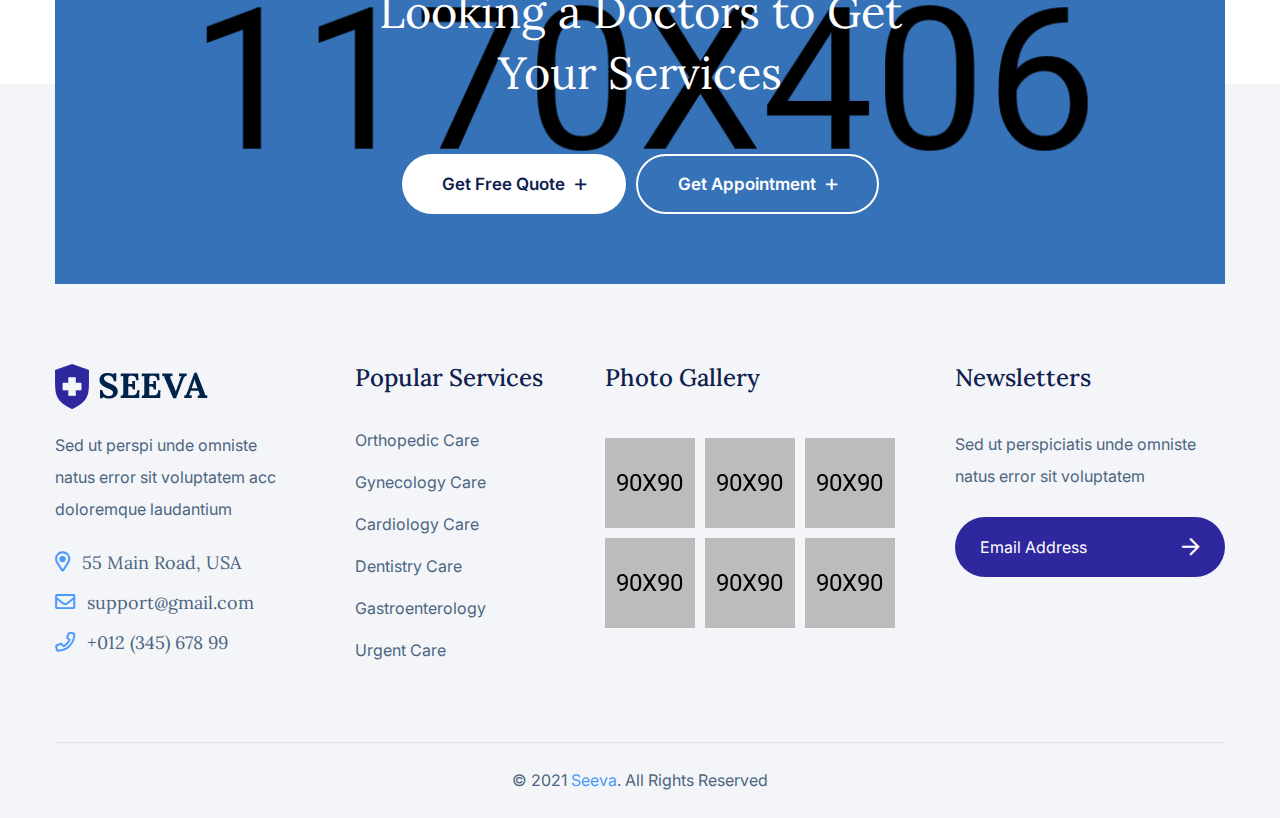
<file: doctor-details.html>
<!DOCTYPE html>
<html lang="zxx">

<head>
    <meta charset="UTF-8">
    <meta http-equiv="X-UA-Compatible" content="IE=edge">
    <meta name="viewport" content="width=device-width, initial-scale=1.0">
    <title>Seeva - Medical and Dental HTML Template || Doctors Details</title>

    <!--====== Favicon Icon ======-->
    <link rel="shortcut icon" href="assets/img/favicon.ico" type="img/png" />
    <!--====== Animate Css ======-->
    <link rel="stylesheet" href="assets/css/animate.min.css" />
    <!--====== Bootstrap css ======-->
    <link rel="stylesheet" href="assets/css/bootstrap.min.css" />
    <!--====== Slick Slider ======-->
    <link rel="stylesheet" href="assets/css/slick.min.css" />
    <!--====== Nice Select ======-->
    <link rel="stylesheet" href="assets/css/nice-select.min.css" />
    <!--====== Magnific Popup ======-->
    <link rel="stylesheet" href="assets/css/magnific-popup.min.css" />
    <!--====== Font Awesome ======-->
    <link rel="stylesheet" href="assets/fonts/fontawesome/css/all.min.css" />
    <!--====== Flaticon ======-->
    <link rel="stylesheet" href="assets/fonts/flaticon/css/flaticon.css" />
    <!--====== Main Css ======-->
    <link rel="stylesheet" href="assets/css/style.css" />
</head>

<body>
    <!--====== Start Preloader ======-->
    <div id="preloader">
        <div id="loading-center">
            <div id="object"></div>
        </div>
    </div>
    <!--====== End Preloader ======-->

    <!--====== Start Template Header ======-->
    <header class="template-header sticky-header header-one">
        <div class="container-fluid container-1400">
            <div class="header-navigation">
                <div class="header-left">
                    <div class="site-logo">
                        <a href="index.html">
                            <img src="assets/img/logo.png" alt="Seeva">
                        </a>
                    </div>
                    <nav class="site-menu menu-gap-left d-none d-xl-block">
                        <ul class="primary-menu">
                            <li>
                                <a href="index.html">Home</a>
                                <ul class="sub-menu">
                                    <li><a href="index.html">Home One</a></li>
                                    <li><a href="index-two.html">Home Two</a></li>
                                    <li><a href="index-three.html">Home Three</a></li>
                                    <li><a href="index-four.html">Home Four</a></li>
                                    <li><a href="index-five.html">Home Five</a></li>
                                </ul>
                            </li>
                            <li><a href="about.html">About</a></li>
                            <li>
                                <a href="#">Pages</a>
                                <ul class="sub-menu">
                                    <li>
                                        <a href="service.html">Services</a>
                                        <ul class="sub-menu">
                                            <li><a href="service.html">Service One</a></li>
                                            <li><a href="service-two.html">Service Two</a></li>
                                            <li><a href="service-details.html">Service Details</a></li>
                                        </ul>
                                    </li>
                                    <li><a href="pricing.html">Pricing Plan</a></li>
                                    <li><a href="faq.html">Help & FAQ</a></li>
                                    <li><a href="gallery.html">Our Gallery</a></li>
                                    <li><a href="appointments.html">Appointment</a></li>
                                </ul>
                            </li>
                            <li class="active">
                                <a href="doctors.html">Doctors</a>
                                <ul class="sub-menu">
                                    <li><a href="doctor-details.html">Doctor Details</a></li>
                                </ul>
                            </li>
                            <li>
                                <a href="blog-standard.html">Blog</a>
                                <ul class="sub-menu">
                                    <li><a href="blog-details.html">Blog Details</a></li>
                                </ul>
                            </li>
                            <li>
                                <a href="shop.html">Shop</a>
                                <ul class="sub-menu">
                                    <li><a href="product-details.html">Shop Details</a></li>
                                </ul>
                            </li>
                            <li><a href="contact.html">Contact</a></li>
                        </ul>
                    </nav>
                </div>
                <div class="header-right">
                    <ul class="extra-icons">
                        <li class="d-none d-sm-block">
                            <div class="header-search-area">
                                <form action="#">
                                    <input type="search" placeholder="Search Here">
                                    <button type="submit"><i class="far fa-search"></i></button>
                                </form>
                            </div>
                        </li>
                        <li class="d-none d-xl-block">
                            <div class="off-canvas-btn style-two">
                                <span></span>
                            </div>
                        </li>
                        <li class="d-xl-none">
                            <a href="#" class="navbar-toggler">
                                <span></span>
                                <span></span>
                                <span></span>
                            </a>
                        </li>
                    </ul>
                </div>
            </div>
        </div>

        <!-- Start Off Canvas -->
        <div class="slide-panel off-canvas-panel">
            <div class="panel-overlay"></div>
            <div class="panel-inner">
                <div class="canvas-logo">
                    <img src="assets/img/logo.png" alt="">
                </div>
                <div class="about-us">
                    <h5 class="canvas-widget-title">About Us</h5>
                    <p>
                        Sed perspiciatis unde omnis iste natus error voluptatem accusantium doloremque laudantium totam rem aperams eaque ipsa quae abillo.
                    </p>
                </div>
                <div class="contact-us">
                    <h5 class="canvas-widget-title">Contact Us</h5>
                    <ul>
                        <li>
                            <i class="far fa-map-marker-alt"></i>
                            354 Oakridge, Camden NJ 08102 - USA
                        </li>
                        <li>
                            <i class="far fa-envelope-open"></i>
                            <a href="mailto:support@qolle.com">support@seeva.com</a>
                            <a href="mailto:info@qolle.com">info@seeva.com</a>
                        </li>
                        <li>
                            <i class="far fa-phone"></i>
                            <a href="tel:+01234567899">+012 (345) 678 99</a><br>
                            <a href="tel:+8563214">+8563214</a>
                        </li>
                    </ul>
                </div>
                <a href="#" class="panel-close">
                    <i class="fal fa-times"></i>
                </a>
            </div>
        </div>
        <!-- End Off Canvas -->

        <!-- Start Mobile Panel -->
        <div class="slide-panel mobile-slide-panel">
            <div class="panel-overlay"></div>
            <div class="panel-inner">
                <div class="panel-logo">
                    <img src="assets/img/logo.png" alt="">
                </div>
                <nav class="mobile-menu">
                    <ul class="primary-menu">
                        <li>
                            <a href="index.html">Home</a>
                            <ul class="sub-menu">
                                <li><a href="index.html">Home One</a></li>
                                <li><a href="index-two.html">Home Two</a></li>
                                <li><a href="index-three.html">Home Three</a></li>
                                <li><a href="index-four.html">Home Four</a></li>
                                <li><a href="index-five.html">Home Five</a></li>
                            </ul>
                        </li>
                        <li><a href="about.html">About</a></li>
                        <li>
                            <a href="#">Pages</a>
                            <ul class="sub-menu">
                                <li>
                                    <a href="service.html">Services</a>
                                    <ul class="sub-menu">
                                        <li><a href="service.html">Service One</a></li>
                                        <li><a href="service-two.html">Service Two</a></li>
                                        <li><a href="service-details.html">Service Details</a></li>
                                    </ul>
                                </li>
                                <li><a href="pricing.html">Pricing Plan</a></li>
                                <li><a href="faq.html">Help & FAQ</a></li>
                                <li><a href="gallery.html">Our Gallery</a></li>
                                <li><a href="appointments.html">Appointment</a></li>
                            </ul>
                        </li>
                        <li class="active">
                            <a href="doctors.html">Doctors</a>
                            <ul class="sub-menu">
                                <li><a href="doctor-details.html">Doctor Details</a></li>
                            </ul>
                        </li>
                        <li>
                            <a href="blog-standard.html">Blog</a>
                            <ul class="sub-menu">
                                <li><a href="blog-details.html">Blog Details</a></li>
                            </ul>
                        </li>
                        <li>
                            <a href="shop.html">Shop</a>
                            <ul class="sub-menu">
                                <li><a href="product-details.html">Shop Details</a></li>
                            </ul>
                        </li>
                        <li><a href="contact.html">Contact</a></li>
                    </ul>
                </nav>
                <a href="#" class="panel-close">
                    <i class="fal fa-times"></i>
                </a>
            </div>
        </div>
        <!-- Start Mobile Panel -->
    </header>
    <!--====== End Template Header ======-->

    <!--====== Page Title Start ======-->
    <section class="page-title-area">
        <div class="container">
            <h1 class="page-title">Michael l. Johnson</h1>

            <ul class="breadcrumb-nav">
                <li><a href="#">Home</a></li>
                <li><i class="fas fa-angle-right"></i></li>
                <li>Doctor Details</li>
            </ul>
        </div>
    </section>
    <!--====== Page Title End ======-->

    <!--====== Doctor Section Start ======-->
    <section class="doctors-section section-gap">
        <div class="container">
            <div class="doctor-details-wrapper">
                <div class="doctor-info-box">
                    <div class="doctor-photo">
                        <img src="assets/img/doctors/doctor_details.jpg" alt="Image">
                    </div>
                    <div class="doctor-description">
                        <div class="description-header">
                            <div>
                                <h3 class="name">Michael I. Johnson </h3>
                                <span class="specialty">Family Care Specialist</span>
                            </div>
                            <div>
                                <a href="#" class="template-btn template-btn-primary">
                                    Appointment Now <i class="far fa-plus"></i>
                                </a>
                            </div>
                        </div>
                        <p>
                            Sed ut perspiciatis unde omnis iste natus error sit voluptatem accusantium demque laudantium, totam rem aperiam, eaque ipsa quae ab illo inventore veritatis et quasi architecto beatae vitae dicta sunt explicabo. Nemo enim ipsam voluptate voluptas esit aspernatur aut odit aut fugit, sed quia consequuntur magni dolores eos qui rat ione voluptatem sequi nesciunt. Neque porro quisquam est, qui dolorem ipsum quia dolor sit amet, consectetur, adipisci velit, sed quia non numquam eius modi tempora incidunt ut labore et dolore magnam aliquam quaerat voluptatem. Ut enim ad minima veniam, quis nostrum exercitationem ullam corporis suscipit laboriosam nis aliquid ex ea commodi consequatur? Quis autem vel eum iure reprehenderit qui in ealuptate velit esse quam nihil molestiae consequatur, vel illum qui dolorem
                        </p>
                    </div>
                </div>
                <div class="row justify-content-center">
                    <div class="col-lg-6 col-md-10">
                        <div class="doctor-information">
                            <div class="section-heading mb-30">
                                <span class="tagline">Educational Information</span>
                                <h2 class="title">Education & Experience</h2>
                            </div>

                            <ul>
                                <li>
                                    <span class="info-title">Education</span>
                                    <span class="info-desc">Yale-New Haven Hos</span>
                                </li>
                                <li>
                                    <span class="info-title">Board certification</span>
                                    <span class="info-desc">American Board of Surgery - Certified in Surgery</span>
                                </li>
                                <li>
                                    <span class="info-title">Field of expertise</span>
                                    <span class="info-desc">Surgical Critical Care</span>
                                </li>
                                <li>
                                    <span class="info-title">Years of practice</span>
                                    <span class="info-desc">25+</span>
                                </li>
                            </ul>
                        </div>
                    </div>
                    <div class="col-lg-6 col-md-10">
                        <div class="working-hour-table mt-md-50">
                            <div class="section-heading mb-30">
                                <span class="tagline">Working Hours</span>
                                <h2 class="title">Working Hours</h2>
                            </div>
                            <ul>
                                <li>
                                    <span>Sunday</span><span>02 pm to 06 pm</span>
                                </li>
                                <li>
                                    <span>Monday</span><span>03 pm to 07 pm</span>
                                </li>
                                <li>
                                    <span>Tuesday</span><span>02 pm to 06 pm</span>
                                </li>
                                <li>
                                    <span>Wednesday</span><span>02 pm to 06 pm</span>
                                </li>
                                <li>
                                    <span>Thursday</span><span>04 pm to 06 pm</span>
                                </li>
                                <li>
                                    <span>Friday</span><span>03 pm to 08 pm</span>
                                </li>
                                <li>
                                    <span>Saturday</span><span class="closed">Closed</span>
                                </li>
                            </ul>
                        </div>
                    </div>
                </div>
            </div>
        </div>
    </section>
    <!--====== Doctor Section End ======-->

    <!--====== Skill Section Start ======-->
    <section class="skill-section section-gap border-top-primary">
        <div class="container">
            <div class="row justify-content-center justify-content-lg-between align-items-center">
                <div class="col-lg-6 col-md-10">
                    <div class="tile-gallery-two pr-lg-3">
                        <div class="image-one">
                            <img src="assets/img/tile-gallery/04.jpg" alt="Image">
                        </div>
                        <div class="image-two text-right wow fadeInUp" data-wow-delay="0.3s">
                            <img src="assets/img/tile-gallery/05.jpg" alt="Image">
                        </div>
                    </div>
                </div>
                <div class="col-lg-6 col-md-9">
                    <div class="skill-content pl-xl-5 mt-md-50">
                        <div class="section-heading mb-20">
                            <span class="tagline">Professional Skills</span>
                            <h2 class="title">
                                25 Years Of Experience In Medical Services
                            </h2>
                        </div>
                        <p>
                            Sed ut perspiciatis unde omnis natus error voluptatem santium doloremque laudantium totam rem aperieaque ipsa quae abillo ven veritatis et quasi architecto beatae vitae dicta.
                        </p>
                        <div class="skills-items mt-50 wow fadeInUp" data-wow-delay="0.4s">
                            <div class="progress-bar-wrapper mb-40" data-percentage="89" data-line-color="#499afa" data-line-bg="#e4f0fe">
                                <div class="progress-title-wrap">
                                    <h5 class="progress-title">Medical Care</h5>
                                    <span class="progress-percentage">89%</span>
                                </div>
                                <div class="progress-line-wrap">
                                    <div class="progress-line"></div>
                                </div>
                            </div>
                            <div class="progress-bar-wrapper mb-40" data-percentage="64" data-line-color="#ffae00" data-line-bg="#fff3d9">
                                <div class="progress-title-wrap">
                                    <h5 class="progress-title">Family Care</h5>
                                    <span class="progress-percentage">64%</span>
                                </div>
                                <div class="progress-line-wrap">
                                    <div class="progress-line"></div>
                                </div>
                            </div>
                            <div class="progress-bar-wrapper mb-40" data-percentage="78" data-line-color="#b505ff" data-line-bg="#f4daff">
                                <div class="progress-title-wrap">
                                    <h5 class="progress-title">Child Care</h5>
                                    <span class="progress-percentage">78%</span>
                                </div>
                                <div class="progress-line-wrap">
                                    <div class="progress-line"></div>
                                </div>
                            </div>
                            <div class="progress-bar-wrapper mb-40" data-percentage="85" data-line-color="#ff3000" data-line-bg="#ffe0d9">
                                <div class="progress-title-wrap">
                                    <h5 class="progress-title">Senior Care</h5>
                                    <span class="progress-percentage">85%</span>
                                </div>
                                <div class="progress-line-wrap">
                                    <div class="progress-line"></div>
                                </div>
                            </div>
                        </div>
                    </div>
                </div>
            </div>
        </div>
    </section>
    <!--====== Skill Section End ======-->

    <!--====== Appointment Section Start ======-->
    <section class="appointment-section">
        <div class="appointment-form-three style-two bg-color-primary">
            <div class="form-wrap">
                <div class="section-heading text-center heading-white mb-60">
                    <span class="tagline">Make an Appointment</span>
                    <h2 class="title">Fill-up The From to Get Our Medical Services </h2>
                </div>
                <form action="#">
                    <div class="row">
                        <div class="col-sm-6">
                            <div class="input-field">
                                <input type="text" placeholder="Your Full Name">
                            </div>
                        </div>
                        <div class="col-sm-6">
                            <div class="input-field">
                                <input type="email" placeholder="Email Address">
                            </div>
                        </div>
                        <div class="col-sm-6">
                            <div class="input-field">
                                <select>
                                    <option value="1" selected disabled>Choose Doctors</option>
                                    <option value="2">Doctor One</option>
                                    <option value="3">Doctor Two</option>
                                    <option value="4">Doctor Three</option>
                                    <option value="5">Doctor Four</option>
                                </select>
                            </div>
                        </div>
                        <div class="col-sm-6">
                            <div class="input-field">
                                <select>
                                    <option value="1" selected disabled>Services Category</option>
                                    <option value="2">Service One</option>
                                    <option value="3">Service Two</option>
                                    <option value="4">Service Three</option>
                                    <option value="5">Service Four</option>
                                </select>
                            </div>
                        </div>
                        <div class="col-sm-6">
                            <div class="input-field">
                                <input type="date">
                            </div>
                        </div>
                        <div class="col-sm-6">
                            <div class="input-field">
                                <input type="text" placeholder="Phone Number">
                            </div>
                        </div>
                        <div class="col-sm-12">
                            <div class="input-field">
                                <button type="submit" class="template-btn">
                                    Make an Appointment <i class="far fa-plus"></i>
                                </button>
                            </div>
                        </div>
                    </div>
                </form>
            </div>
            <div class="appointment-image" style="background-image: url(assets/img/appointment/06.jpg);">
            </div>
        </div>
    </section>
    <!--====== Appointment Section End ======-->

    <!--====== Service Section Start ======-->
    <section class="services-section section-gap">
        <div class="container">
            <div class="row justify-content-center">
                <div class="col-lg-7">
                    <div class="section-heading text-center mb-30">
                        <span class="tagline">Popular Medical Services</span>
                        <h2 class="title">Benefit For Physical Mental  and Virtual Care</h2>
                    </div>
                </div>
            </div>
            <div class="row service-loop justify-content-center">
                <div class="col-lg-4 col-md-6 col-sm-10">
                    <div class="fancy-content-box-two mt-40">
                        <div class="thumbnail">
                            <img src="assets/img/iconic-box/01.jpg" alt="Image">
                        </div>
                        <div class="box-content">
                            <div class="icon">
                                <img src="assets/img/icon/heart-2.png" alt="">
                            </div>
                            <div class="content">
                                <h4 class="title"><a href="service-details.html">Cardiology</a></h4>
                                <p>Amet consect ascnge  eiusmod tempors</p>
                            </div>
                        </div>
                    </div>
                </div>
                <div class="col-lg-4 col-md-6 col-sm-10">
                    <div class="fancy-content-box-two mt-40">
                        <div class="thumbnail">
                            <img src="assets/img/iconic-box/02.jpg" alt="Image">
                        </div>
                        <div class="box-content">
                            <div class="icon">
                                <img src="assets/img/icon/brain-2.png" alt="">
                            </div>
                            <div class="content">
                                <h4 class="title"><a href="service-details.html">Neurology</a></h4>
                                <p>Quis autem reprehe nderit voluptate</p>
                            </div>
                        </div>
                    </div>
                </div>
                <div class="col-lg-4 col-md-6 col-sm-10">
                    <div class="fancy-content-box-two mt-40">
                        <div class="thumbnail">
                            <img src="assets/img/iconic-box/03.jpg" alt="Image">
                        </div>
                        <div class="box-content">
                            <div class="icon">
                                <img src="assets/img/icon/stomach-2.png" alt="">
                            </div>
                            <div class="content">
                                <h4 class="title"><a href="service-details.html">Orthopedics</a></h4>
                                <p>Amet consect ascnge  eiusmod tempors</p>
                            </div>
                        </div>
                    </div>
                </div>
            </div>
        </div>
    </section>
    <!--====== Service Section End ======-->

    <!--====== Back to Top Start ======-->
    <a class="back-to-top" href="#">
        <i class="far fa-angle-up"></i>
     </a>
    <!--====== Back to Top End ======-->

    <!--====== Start Template Footer ======-->
    <footer class="template-footer have-cta-boxed-one">
        <div class="cta-boxed-one">
            <div class="container">
                <div class="cta-inner bg-color-secondary bg-size-cover blend-mode-multiply" style="background-image: url(assets/img/cta-img/cta-boxed-bg-1.jpg);">
                    <div class="row justify-content-center">
                        <div class="col-xl-6 col-lg-8 col-md-10">
                            <div class="cta-content text-center">
                                <div class="section-heading heading-white">
                                    <span class="tagline">Get Free Consultations</span>
                                    <h2 class="title">Looking a Doctors to Get Your Services</h2>
                                </div>
                                <ul class="cta-buttons d-flex justify-content-center flex-wrap">
                                    <li><a href="#" class="template-btn template-btn-white">Get Free Quote <i class="far fa-plus"></i></a></li>
                                    <li><a href="#" class="template-btn template-btn-bordered">Get Appointment <i class="far fa-plus"></i></a></li>
                                </ul>
                            </div>
                        </div>
                    </div>
                </div>
            </div>
        </div>
        <div class="footer-inner bg-color-grey">
            <div class="container">
                <div class="footer-widgets">
                    <div class="row">
                        <div class="col-lg-3 col-md-8">
                            <div class="widget text-widget">
                                <div class="footer-logo">
                                    <img src="assets/img/logo.png" alt="Medibo">
                                </div>
                                <p>
                                    Sed ut perspi unde omniste natus error sit voluptatem acc doloremque laudantium
                                </p>
                                <ul class="contact-list">
                                    <li>
                                        <a href="https://goo.gl/maps/inpkL6wUZqMR3opX7"><i class="far fa-map-marker-alt"></i>55 Main Road, USA</a>
                                    </li>
                                    <li>
                                        <a href="mailto:support@gmail.com"><i class="far fa-envelope"></i>support@gmail.com</a>
                                    </li>
                                    <li>
                                        <a href="tel:01267899"><i class="far fa-phone"></i>+012 (345) 678 99</a>
                                    </li>
                                </ul>
                            </div>
                        </div>
                        <div class="col-lg-6">
                            <div class="row">
                                <div class="col-xl-5 col-md-6">
                                    <div class="widget nav-widget">
                                        <h4 class="widget-title">Popular Services</h4>
                                        <ul class="nav-links">
                                            <li><a href="#">Orthopedic Care</a></li>
                                            <li><a href="#">Gynecology Care</a></li>
                                            <li><a href="#">Cardiology Care</a></li>
                                            <li><a href="#">Dentistry Care</a></li>
                                            <li><a href="#">Gastroenterology</a></li>
                                            <li><a href="#">Urgent Care</a></li>
                                        </ul>
                                    </div>
                                </div>
                                <div class="col-xl-7 col-md-6">
                                    <div class="widget instagram-widget">
                                        <h4 class="widget-title">Photo Gallery</h4>
                                        <div class="instagram-images">
                                            <div class="single-image">
                                                <img src="assets/img/instagram/01.jpg" alt="Instagram">
                                                <a href="#"><i class="fab fa-instagram"></i></a>
                                            </div>
                                            <div class="single-image">
                                                <img src="assets/img/instagram/02.jpg" alt="Instagram">
                                                <a href="#"><i class="fab fa-instagram"></i></a>
                                            </div>
                                            <div class="single-image">
                                                <img src="assets/img/instagram/03.jpg" alt="Instagram">
                                                <a href="#"><i class="fab fa-instagram"></i></a>
                                            </div>
                                            <div class="single-image">
                                                <img src="assets/img/instagram/04.jpg" alt="Instagram">
                                                <a href="#"><i class="fab fa-instagram"></i></a>
                                            </div>
                                            <div class="single-image">
                                                <img src="assets/img/instagram/05.jpg" alt="Instagram">
                                                <a href="#"><i class="fab fa-instagram"></i></a>
                                            </div>
                                            <div class="single-image">
                                                <img src="assets/img/instagram/06.jpg" alt="Instagram">
                                                <a href="#"><i class="fab fa-instagram"></i></a>
                                            </div>
                                        </div>
                                    </div>
                                </div>
                            </div>
                        </div>
                        <div class="col-lg-3 col-md-10">
                            <div class="widget newsletters-widget">
                                <h4 class="widget-title">Newsletters</h4>
                                <p>
                                    Sed ut perspiciatis unde omniste <br> natus error sit voluptatem
                                </p>
                                <form action="#" class="newsletters-form">
                                    <input type="email" placeholder="Email Address">
                                    <button type="submit"><i class="far fa-arrow-right"></i></button>
                                </form>
                            </div>
                        </div>
                    </div>
                </div>
                <div class="copyright-area">
                    <p>© 2021 <a href="#">Seeva</a>. All Rights Reserved</p>
                </div>
            </div>
        </div>
    </footer>
    <!--====== End Template Footer ======-->

    <!--====== Jquery ======-->
    <script src="assets/js/jquery-3.6.0.min.js"></script>
    <!--====== Bootstrap ======-->
    <script src="assets/js/bootstrap.min.js"></script>
    <!--====== Slick slider ======-->
    <script src="assets/js/slick.min.js"></script>
    <!--====== Isotope ======-->
    <script src="assets/js/isotope.pkgd.min.js"></script>
    <!--====== Images loaded ======-->
    <script src="assets/js/imagesloaded.pkgd.min.js"></script>
    <!--====== In-view ======-->
    <script src="assets/js/jquery.inview.min.js"></script>
    <!--====== Nice Select ======-->
    <script src="assets/js/jquery.nice-select.min.js"></script>
    <!--====== Magnific Popup ======-->
    <script src="assets/js/magnific-popup.min.js"></script>
    <!--====== WOW Js ======-->
    <script src="assets/js/wow.min.js"></script>
    <!--====== Main JS ======-->
    <script src="assets/js/main.js"></script>
</body>

</html>
</file>
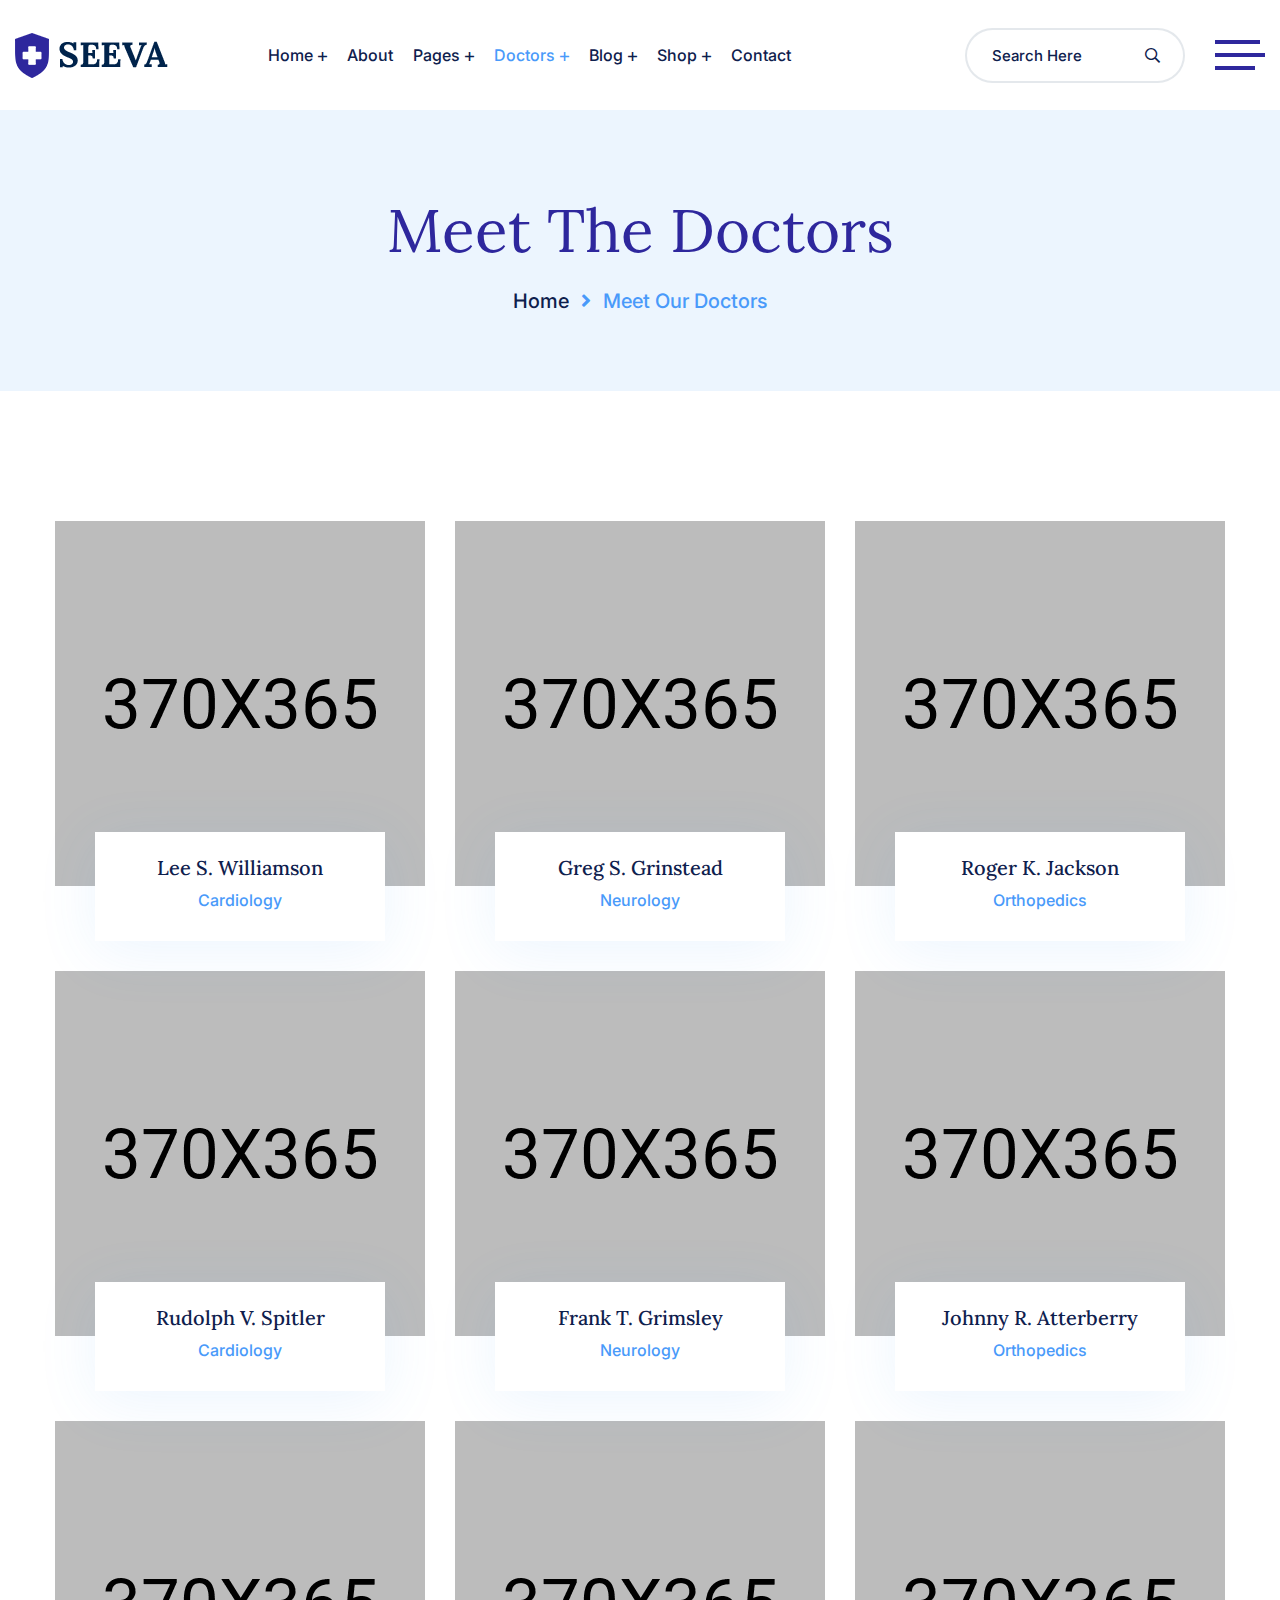
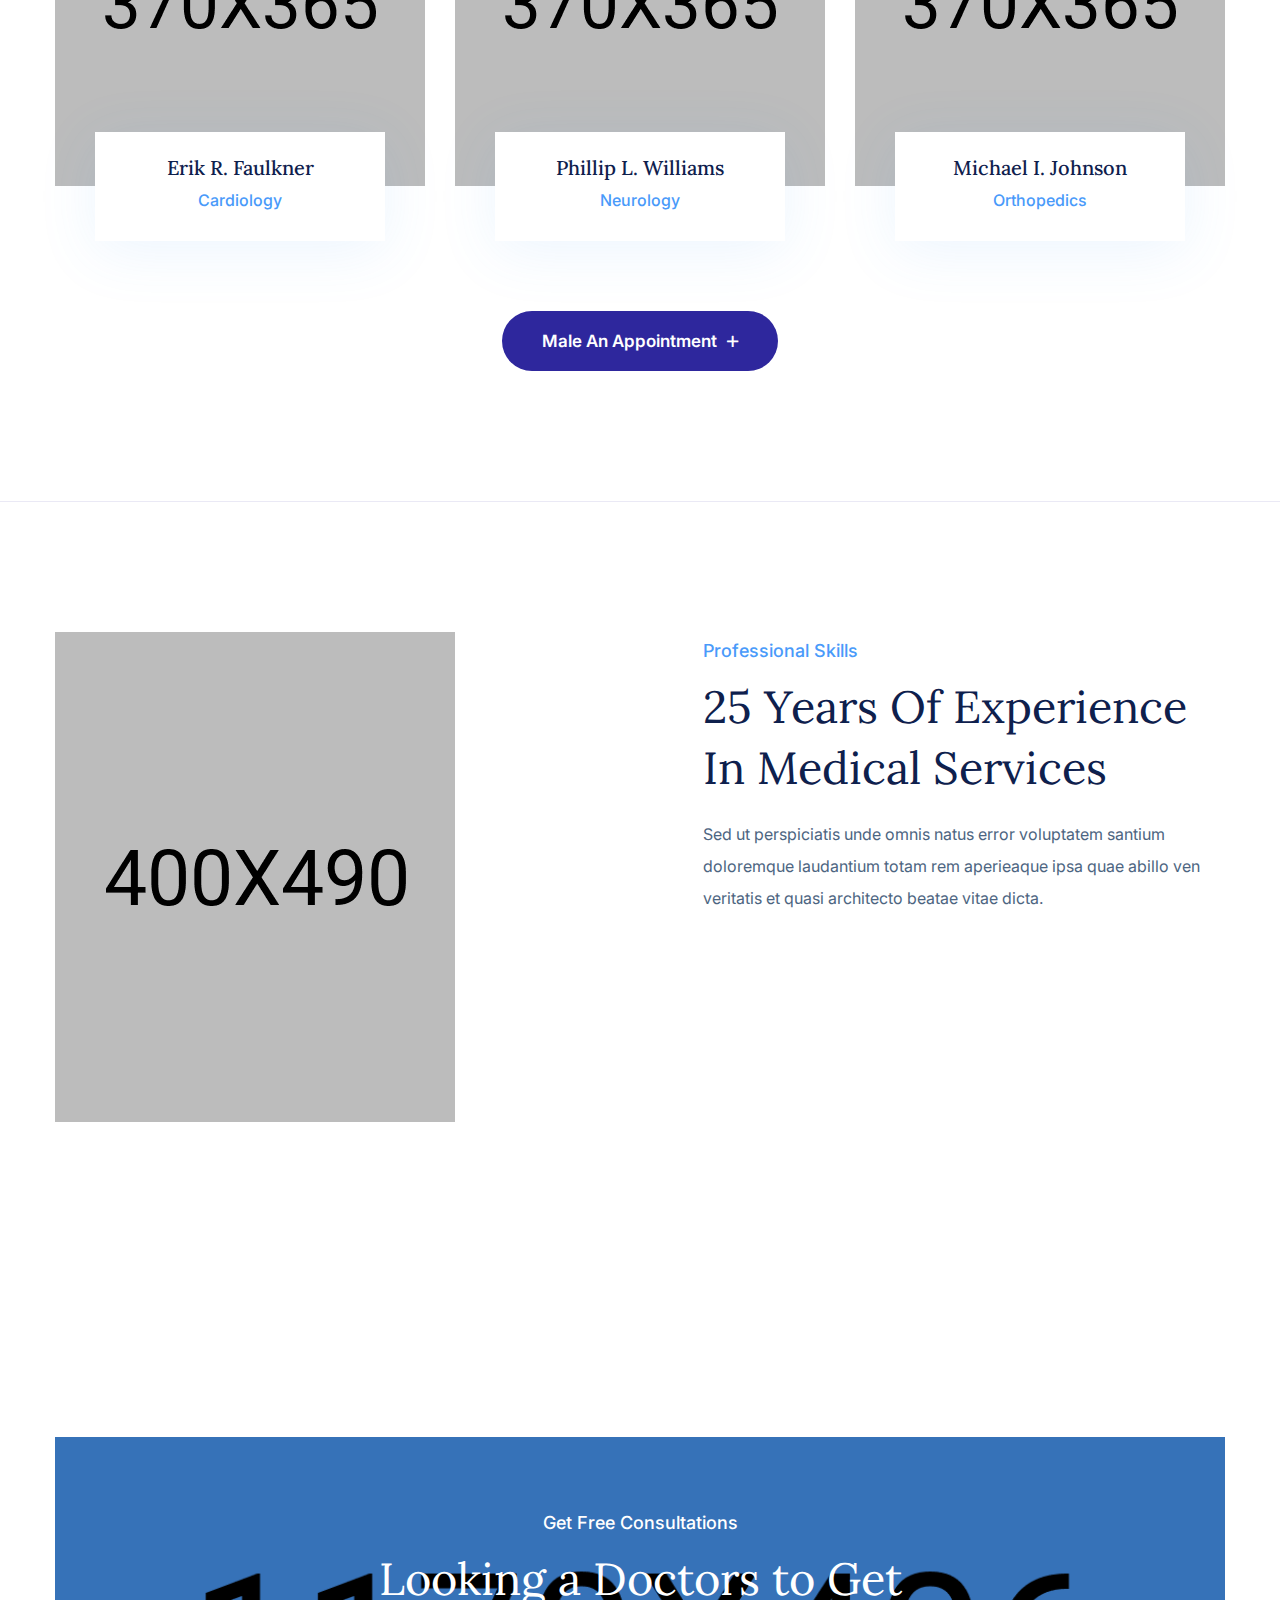
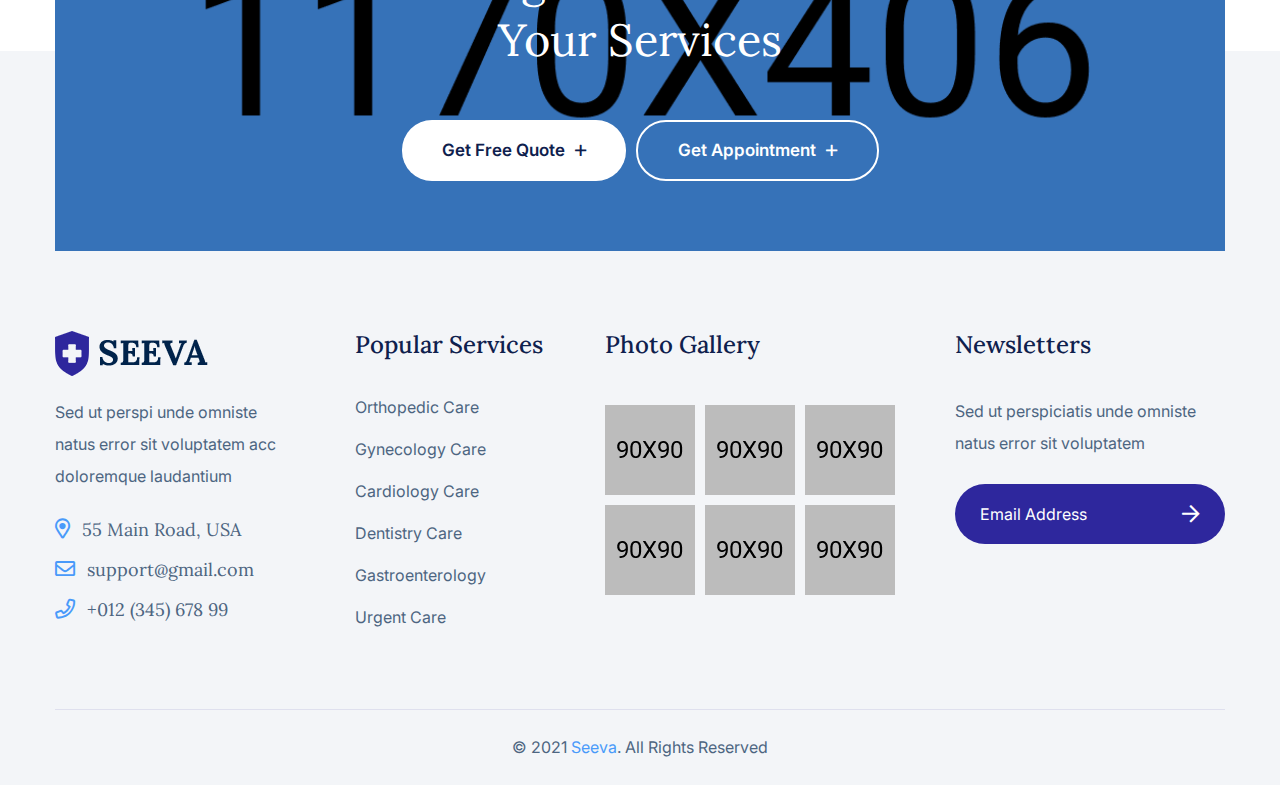
<file: doctors.html>
<!DOCTYPE html>
<html lang="zxx">

<head>
    <meta charset="UTF-8">
    <meta http-equiv="X-UA-Compatible" content="IE=edge">
    <meta name="viewport" content="width=device-width, initial-scale=1.0">
    <title>Seeva - Medical and Dental HTML Template || Doctors</title>

    <!--====== Favicon Icon ======-->
    <link rel="shortcut icon" href="assets/img/favicon.ico" type="img/png" />
    <!--====== Animate Css ======-->
    <link rel="stylesheet" href="assets/css/animate.min.css" />
    <!--====== Bootstrap css ======-->
    <link rel="stylesheet" href="assets/css/bootstrap.min.css" />
    <!--====== Slick Slider ======-->
    <link rel="stylesheet" href="assets/css/slick.min.css" />
    <!--====== Nice Select ======-->
    <link rel="stylesheet" href="assets/css/nice-select.min.css" />
    <!--====== Magnific Popup ======-->
    <link rel="stylesheet" href="assets/css/magnific-popup.min.css" />
    <!--====== Font Awesome ======-->
    <link rel="stylesheet" href="assets/fonts/fontawesome/css/all.min.css" />
    <!--====== Flaticon ======-->
    <link rel="stylesheet" href="assets/fonts/flaticon/css/flaticon.css" />
    <!--====== Main Css ======-->
    <link rel="stylesheet" href="assets/css/style.css" />
</head>

<body>
    <!--====== Start Preloader ======-->
    <div id="preloader">
        <div id="loading-center">
            <div id="object"></div>
        </div>
    </div>
    <!--====== End Preloader ======-->

    <!--====== Start Template Header ======-->
    <header class="template-header sticky-header header-one">
        <div class="container-fluid container-1400">
            <div class="header-navigation">
                <div class="header-left">
                    <div class="site-logo">
                        <a href="index.html">
                            <img src="assets/img/logo.png" alt="Seeva">
                        </a>
                    </div>
                    <nav class="site-menu menu-gap-left d-none d-xl-block">
                        <ul class="primary-menu">
                            <li>
                                <a href="index.html">Home</a>
                                <ul class="sub-menu">
                                    <li><a href="index.html">Home One</a></li>
                                    <li><a href="index-two.html">Home Two</a></li>
                                    <li><a href="index-three.html">Home Three</a></li>
                                    <li><a href="index-four.html">Home Four</a></li>
                                    <li><a href="index-five.html">Home Five</a></li>
                                </ul>
                            </li>
                            <li><a href="about.html">About</a></li>
                            <li>
                                <a href="#">Pages</a>
                                <ul class="sub-menu">
                                    <li>
                                        <a href="service.html">Services</a>
                                        <ul class="sub-menu">
                                            <li><a href="service.html">Service One</a></li>
                                            <li><a href="service-two.html">Service Two</a></li>
                                            <li><a href="service-details.html">Service Details</a></li>
                                        </ul>
                                    </li>
                                    <li><a href="pricing.html">Pricing Plan</a></li>
                                    <li><a href="faq.html">Help & FAQ</a></li>
                                    <li><a href="gallery.html">Our Gallery</a></li>
                                    <li><a href="appointments.html">Appointment</a></li>
                                </ul>
                            </li>
                            <li class="active">
                                <a href="doctors.html">Doctors</a>
                                <ul class="sub-menu">
                                    <li><a href="doctor-details.html">Doctor Details</a></li>
                                </ul>
                            </li>
                            <li>
                                <a href="blog-standard.html">Blog</a>
                                <ul class="sub-menu">
                                    <li><a href="blog-details.html">Blog Details</a></li>
                                </ul>
                            </li>
                            <li>
                                <a href="shop.html">Shop</a>
                                <ul class="sub-menu">
                                    <li><a href="product-details.html">Shop Details</a></li>
                                </ul>
                            </li>
                            <li><a href="contact.html">Contact</a></li>
                        </ul>
                    </nav>
                </div>
                <div class="header-right">
                    <ul class="extra-icons">
                        <li class="d-none d-sm-block">
                            <div class="header-search-area">
                                <form action="#">
                                    <input type="search" placeholder="Search Here">
                                    <button type="submit"><i class="far fa-search"></i></button>
                                </form>
                            </div>
                        </li>
                        <li class="d-none d-xl-block">
                            <div class="off-canvas-btn style-two">
                                <span></span>
                            </div>
                        </li>
                        <li class="d-xl-none">
                            <a href="#" class="navbar-toggler">
                                <span></span>
                                <span></span>
                                <span></span>
                            </a>
                        </li>
                    </ul>
                </div>
            </div>
        </div>

        <!-- Start Off Canvas -->
        <div class="slide-panel off-canvas-panel">
            <div class="panel-overlay"></div>
            <div class="panel-inner">
                <div class="canvas-logo">
                    <img src="assets/img/logo.png" alt="">
                </div>
                <div class="about-us">
                    <h5 class="canvas-widget-title">About Us</h5>
                    <p>
                        Sed perspiciatis unde omnis iste natus error voluptatem accusantium doloremque laudantium totam rem aperams eaque ipsa quae abillo.
                    </p>
                </div>
                <div class="contact-us">
                    <h5 class="canvas-widget-title">Contact Us</h5>
                    <ul>
                        <li>
                            <i class="far fa-map-marker-alt"></i>
                            354 Oakridge, Camden NJ 08102 - USA
                        </li>
                        <li>
                            <i class="far fa-envelope-open"></i>
                            <a href="mailto:support@qolle.com">support@seeva.com</a>
                            <a href="mailto:info@qolle.com">info@seeva.com</a>
                        </li>
                        <li>
                            <i class="far fa-phone"></i>
                            <a href="tel:+01234567899">+012 (345) 678 99</a><br>
                            <a href="tel:+8563214">+8563214</a>
                        </li>
                    </ul>
                </div>
                <a href="#" class="panel-close">
                    <i class="fal fa-times"></i>
                </a>
            </div>
        </div>
        <!-- End Off Canvas -->

        <!-- Start Mobile Panel -->
        <div class="slide-panel mobile-slide-panel">
            <div class="panel-overlay"></div>
            <div class="panel-inner">
                <div class="panel-logo">
                    <img src="assets/img/logo.png" alt="">
                </div>
                <nav class="mobile-menu">
                    <ul class="primary-menu">
                        <li>
                            <a href="index.html">Home</a>
                            <ul class="sub-menu">
                                <li><a href="index.html">Home One</a></li>
                                <li><a href="index-two.html">Home Two</a></li>
                                <li><a href="index-three.html">Home Three</a></li>
                                <li><a href="index-four.html">Home Four</a></li>
                                <li><a href="index-five.html">Home Five</a></li>
                            </ul>
                        </li>
                        <li><a href="about.html">About</a></li>
                        <li>
                            <a href="#">Pages</a>
                            <ul class="sub-menu">
                                <li>
                                    <a href="service.html">Services</a>
                                    <ul class="sub-menu">
                                        <li><a href="service.html">Service One</a></li>
                                        <li><a href="service-two.html">Service Two</a></li>
                                        <li><a href="service-details.html">Service Details</a></li>
                                    </ul>
                                </li>
                                <li><a href="pricing.html">Pricing Plan</a></li>
                                <li><a href="faq.html">Help & FAQ</a></li>
                                <li><a href="gallery.html">Our Gallery</a></li>
                                <li><a href="appointments.html">Appointment</a></li>
                            </ul>
                        </li>
                        <li class="active">
                            <a href="doctors.html">Doctors</a>
                            <ul class="sub-menu">
                                <li><a href="doctor-details.html">Doctor Details</a></li>
                            </ul>
                        </li>
                        <li>
                            <a href="blog-standard.html">Blog</a>
                            <ul class="sub-menu">
                                <li><a href="blog-details.html">Blog Details</a></li>
                            </ul>
                        </li>
                        <li>
                            <a href="shop.html">Shop</a>
                            <ul class="sub-menu">
                                <li><a href="product-details.html">Shop Details</a></li>
                            </ul>
                        </li>
                        <li><a href="contact.html">Contact</a></li>
                    </ul>
                </nav>
                <a href="#" class="panel-close">
                    <i class="fal fa-times"></i>
                </a>
            </div>
        </div>
        <!-- Start Mobile Panel -->
    </header>
    <!--====== End Template Header ======-->

    <!--====== Page Title Start ======-->
    <section class="page-title-area">
        <div class="container">
            <h1 class="page-title">Meet The Doctors</h1>

            <ul class="breadcrumb-nav">
                <li><a href="#">Home</a></li>
                <li><i class="fas fa-angle-right"></i></li>
                <li>Meet Our Doctors</li>
            </ul>
        </div>
    </section>
    <!--====== Page Title End ======-->

    <!--====== Doctor Section Start ======-->
    <section class="doctors-section section-gap">
        <div class="container">
            <div class="row doctors-loop justify-content-center">
                <div class="col-lg-4 col-md-6 col-sm-9">
                    <div class="doctor-box-one mb-30">
                        <div class="doctor-photo">
                            <img src="assets/img/doctors/01.jpg" alt="Image">
                        </div>
                        <div class="doctor-information">
                            <h5 class="name">
                                <a href="doctor-details.html">Lee S. Williamson</a>
                            </h5>
                            <span class="specialty">Cardiology</span>
                            <ul class="social-links">
                                <li><a href="#"><i class="fab fa-facebook-f"></i></a></li>
                                <li><a href="#"><i class="fab fa-twitter"></i></a></li>
                                <li><a href="#"><i class="fab fa-youtube"></i></a></li>
                                <li><a href="#"><i class="fab fa-linkedin"></i></a></li>
                            </ul>
                        </div>
                    </div>
                </div>
                <div class="col-lg-4 col-md-6 col-sm-9">
                    <div class="doctor-box-one mb-30">
                        <div class="doctor-photo">
                            <img src="assets/img/doctors/02.jpg" alt="Image">
                        </div>
                        <div class="doctor-information">
                            <h5 class="name">
                                <a href="doctor-details.html">Greg S. Grinstead</a>
                            </h5>
                            <span class="specialty">Neurology</span>
                            <ul class="social-links">
                                <li><a href="#"><i class="fab fa-facebook-f"></i></a></li>
                                <li><a href="#"><i class="fab fa-twitter"></i></a></li>
                                <li><a href="#"><i class="fab fa-youtube"></i></a></li>
                                <li><a href="#"><i class="fab fa-linkedin"></i></a></li>
                            </ul>
                        </div>
                    </div>
                </div>
                <div class="col-lg-4 col-md-6 col-sm-9">
                    <div class="doctor-box-one mb-30">
                        <div class="doctor-photo">
                            <img src="assets/img/doctors/03.jpg" alt="Image">
                        </div>
                        <div class="doctor-information">
                            <h5 class="name">
                                <a href="doctor-details.html">Roger K. Jackson</a>
                            </h5>
                            <span class="specialty">Orthopedics</span>
                            <ul class="social-links">
                                <li><a href="#"><i class="fab fa-facebook-f"></i></a></li>
                                <li><a href="#"><i class="fab fa-twitter"></i></a></li>
                                <li><a href="#"><i class="fab fa-youtube"></i></a></li>
                                <li><a href="#"><i class="fab fa-linkedin"></i></a></li>
                            </ul>
                        </div>
                    </div>
                </div>
                <div class="col-lg-4 col-md-6 col-sm-9">
                    <div class="doctor-box-one mb-30">
                        <div class="doctor-photo">
                            <img src="assets/img/doctors/04.jpg" alt="Image">
                        </div>
                        <div class="doctor-information">
                            <h5 class="name">
                                <a href="doctor-details.html">Rudolph V. Spitler</a>
                            </h5>
                            <span class="specialty">Cardiology</span>
                            <ul class="social-links">
                                <li><a href="#"><i class="fab fa-facebook-f"></i></a></li>
                                <li><a href="#"><i class="fab fa-twitter"></i></a></li>
                                <li><a href="#"><i class="fab fa-youtube"></i></a></li>
                                <li><a href="#"><i class="fab fa-linkedin"></i></a></li>
                            </ul>
                        </div>
                    </div>
                </div>
                <div class="col-lg-4 col-md-6 col-sm-9">
                    <div class="doctor-box-one mb-30">
                        <div class="doctor-photo">
                            <img src="assets/img/doctors/05.jpg" alt="Image">
                        </div>
                        <div class="doctor-information">
                            <h5 class="name">
                                <a href="doctor-details.html">Frank T. Grimsley</a>
                            </h5>
                            <span class="specialty">Neurology</span>
                            <ul class="social-links">
                                <li><a href="#"><i class="fab fa-facebook-f"></i></a></li>
                                <li><a href="#"><i class="fab fa-twitter"></i></a></li>
                                <li><a href="#"><i class="fab fa-youtube"></i></a></li>
                                <li><a href="#"><i class="fab fa-linkedin"></i></a></li>
                            </ul>
                        </div>
                    </div>
                </div>
                <div class="col-lg-4 col-md-6 col-sm-9">
                    <div class="doctor-box-one mb-30">
                        <div class="doctor-photo">
                            <img src="assets/img/doctors/06.jpg" alt="Image">
                        </div>
                        <div class="doctor-information">
                            <h5 class="name">
                                <a href="doctor-details.html">Johnny R. Atterberry</a>
                            </h5>
                            <span class="specialty">Orthopedics</span>
                            <ul class="social-links">
                                <li><a href="#"><i class="fab fa-facebook-f"></i></a></li>
                                <li><a href="#"><i class="fab fa-twitter"></i></a></li>
                                <li><a href="#"><i class="fab fa-youtube"></i></a></li>
                                <li><a href="#"><i class="fab fa-linkedin"></i></a></li>
                            </ul>
                        </div>
                    </div>
                </div>
                <div class="col-lg-4 col-md-6 col-sm-9">
                    <div class="doctor-box-one mb-30">
                        <div class="doctor-photo">
                            <img src="assets/img/doctors/07.jpg" alt="Image">
                        </div>
                        <div class="doctor-information">
                            <h5 class="name">
                                <a href="doctor-details.html">Erik R. Faulkner</a>
                            </h5>
                            <span class="specialty">Cardiology</span>
                            <ul class="social-links">
                                <li><a href="#"><i class="fab fa-facebook-f"></i></a></li>
                                <li><a href="#"><i class="fab fa-twitter"></i></a></li>
                                <li><a href="#"><i class="fab fa-youtube"></i></a></li>
                                <li><a href="#"><i class="fab fa-linkedin"></i></a></li>
                            </ul>
                        </div>
                    </div>
                </div>
                <div class="col-lg-4 col-md-6 col-sm-9">
                    <div class="doctor-box-one mb-30">
                        <div class="doctor-photo">
                            <img src="assets/img/doctors/08.jpg" alt="Image">
                        </div>
                        <div class="doctor-information">
                            <h5 class="name">
                                <a href="doctor-details.html">Phillip L. Williams</a>
                            </h5>
                            <span class="specialty">Neurology</span>
                            <ul class="social-links">
                                <li><a href="#"><i class="fab fa-facebook-f"></i></a></li>
                                <li><a href="#"><i class="fab fa-twitter"></i></a></li>
                                <li><a href="#"><i class="fab fa-youtube"></i></a></li>
                                <li><a href="#"><i class="fab fa-linkedin"></i></a></li>
                            </ul>
                        </div>
                    </div>
                </div>
                <div class="col-lg-4 col-md-6 col-sm-9">
                    <div class="doctor-box-one mb-30">
                        <div class="doctor-photo">
                            <img src="assets/img/doctors/09.jpg" alt="Image">
                        </div>
                        <div class="doctor-information">
                            <h5 class="name">
                                <a href="doctor-details.html">Michael I. Johnson</a>
                            </h5>
                            <span class="specialty">Orthopedics</span>
                            <ul class="social-links">
                                <li><a href="#"><i class="fab fa-facebook-f"></i></a></li>
                                <li><a href="#"><i class="fab fa-twitter"></i></a></li>
                                <li><a href="#"><i class="fab fa-youtube"></i></a></li>
                                <li><a href="#"><i class="fab fa-linkedin"></i></a></li>
                            </ul>
                        </div>
                    </div>
                </div>
            </div>
            <div class="load-more-doctors text-center mt-40">
                <a href="#" class="template-btn template-btn-primary">Male An Appointment <i class="far fa-plus"></i> </a>
            </div>
        </div>
    </section>
    <!--====== Doctor Section End ======-->

    <!--====== Skill Section Start ======-->
    <section class="skill-section section-gap border-top-primary">
        <div class="container">
            <div class="row justify-content-center justify-content-lg-between align-items-center">
                <div class="col-lg-6 col-md-10">
                    <div class="tile-gallery-two pr-lg-3">
                        <div class="image-one">
                            <img src="assets/img/tile-gallery/04.jpg" alt="Image">
                        </div>
                        <div class="image-two text-right wow fadeInUp" data-wow-delay="0.3s">
                            <img src="assets/img/tile-gallery/05.jpg" alt="Image">
                        </div>
                    </div>
                </div>
                <div class="col-lg-6 col-md-9">
                    <div class="skill-content pl-xl-5 mt-md-50">
                        <div class="section-heading mb-20">
                            <span class="tagline">Professional Skills</span>
                            <h2 class="title">
                                25 Years Of Experience In Medical Services
                            </h2>
                        </div>
                        <p>
                            Sed ut perspiciatis unde omnis natus error voluptatem santium doloremque laudantium totam rem aperieaque ipsa quae abillo ven veritatis et quasi architecto beatae vitae dicta.
                        </p>
                        <div class="skills-items mt-50 wow fadeInUp" data-wow-delay="0.4s">
                            <div class="progress-bar-wrapper mb-40" data-percentage="89" data-line-color="#499afa" data-line-bg="#e4f0fe">
                                <div class="progress-title-wrap">
                                    <h5 class="progress-title">Medical Care</h5>
                                    <span class="progress-percentage">89%</span>
                                </div>
                                <div class="progress-line-wrap">
                                    <div class="progress-line"></div>
                                </div>
                            </div>
                            <div class="progress-bar-wrapper mb-40" data-percentage="64" data-line-color="#ffae00" data-line-bg="#fff3d9">
                                <div class="progress-title-wrap">
                                    <h5 class="progress-title">Family Care</h5>
                                    <span class="progress-percentage">64%</span>
                                </div>
                                <div class="progress-line-wrap">
                                    <div class="progress-line"></div>
                                </div>
                            </div>
                            <div class="progress-bar-wrapper mb-40" data-percentage="78" data-line-color="#b505ff" data-line-bg="#f4daff">
                                <div class="progress-title-wrap">
                                    <h5 class="progress-title">Child Care</h5>
                                    <span class="progress-percentage">78%</span>
                                </div>
                                <div class="progress-line-wrap">
                                    <div class="progress-line"></div>
                                </div>
                            </div>
                            <div class="progress-bar-wrapper mb-40" data-percentage="85" data-line-color="#ff3000" data-line-bg="#ffe0d9">
                                <div class="progress-title-wrap">
                                    <h5 class="progress-title">Senior Care</h5>
                                    <span class="progress-percentage">85%</span>
                                </div>
                                <div class="progress-line-wrap">
                                    <div class="progress-line"></div>
                                </div>
                            </div>
                        </div>
                    </div>
                </div>
            </div>
        </div>
    </section>
    <!--====== Skill Section End ======-->

    <!--====== Back to Top Start ======-->
    <a class="back-to-top" href="#">
        <i class="far fa-angle-up"></i>
     </a>
    <!--====== Back to Top End ======-->

    <!--====== Start Template Footer ======-->
    <footer class="template-footer have-cta-boxed-one">
        <div class="cta-boxed-one">
            <div class="container">
                <div class="cta-inner bg-color-secondary bg-size-cover blend-mode-multiply" style="background-image: url(assets/img/cta-img/cta-boxed-bg-1.jpg);">
                    <div class="row justify-content-center">
                        <div class="col-xl-6 col-lg-8 col-md-10">
                            <div class="cta-content text-center">
                                <div class="section-heading heading-white">
                                    <span class="tagline">Get Free Consultations</span>
                                    <h2 class="title">Looking a Doctors to Get Your Services</h2>
                                </div>
                                <ul class="cta-buttons d-flex justify-content-center flex-wrap">
                                    <li><a href="#" class="template-btn template-btn-white">Get Free Quote <i class="far fa-plus"></i></a></li>
                                    <li><a href="#" class="template-btn template-btn-bordered">Get Appointment <i class="far fa-plus"></i></a></li>
                                </ul>
                            </div>
                        </div>
                    </div>
                </div>
            </div>
        </div>
        <div class="footer-inner bg-color-grey">
            <div class="container">
                <div class="footer-widgets">
                    <div class="row">
                        <div class="col-lg-3 col-md-8">
                            <div class="widget text-widget">
                                <div class="footer-logo">
                                    <img src="assets/img/logo.png" alt="Medibo">
                                </div>
                                <p>
                                    Sed ut perspi unde omniste natus error sit voluptatem acc doloremque laudantium
                                </p>
                                <ul class="contact-list">
                                    <li>
                                        <a href="https://goo.gl/maps/inpkL6wUZqMR3opX7"><i class="far fa-map-marker-alt"></i>55 Main Road, USA</a>
                                    </li>
                                    <li>
                                        <a href="mailto:support@gmail.com"><i class="far fa-envelope"></i>support@gmail.com</a>
                                    </li>
                                    <li>
                                        <a href="tel:01267899"><i class="far fa-phone"></i>+012 (345) 678 99</a>
                                    </li>
                                </ul>
                            </div>
                        </div>
                        <div class="col-lg-6">
                            <div class="row">
                                <div class="col-xl-5 col-md-6">
                                    <div class="widget nav-widget">
                                        <h4 class="widget-title">Popular Services</h4>
                                        <ul class="nav-links">
                                            <li><a href="#">Orthopedic Care</a></li>
                                            <li><a href="#">Gynecology Care</a></li>
                                            <li><a href="#">Cardiology Care</a></li>
                                            <li><a href="#">Dentistry Care</a></li>
                                            <li><a href="#">Gastroenterology</a></li>
                                            <li><a href="#">Urgent Care</a></li>
                                        </ul>
                                    </div>
                                </div>
                                <div class="col-xl-7 col-md-6">
                                    <div class="widget instagram-widget">
                                        <h4 class="widget-title">Photo Gallery</h4>
                                        <div class="instagram-images">
                                            <div class="single-image">
                                                <img src="assets/img/instagram/01.jpg" alt="Instagram">
                                                <a href="#"><i class="fab fa-instagram"></i></a>
                                            </div>
                                            <div class="single-image">
                                                <img src="assets/img/instagram/02.jpg" alt="Instagram">
                                                <a href="#"><i class="fab fa-instagram"></i></a>
                                            </div>
                                            <div class="single-image">
                                                <img src="assets/img/instagram/03.jpg" alt="Instagram">
                                                <a href="#"><i class="fab fa-instagram"></i></a>
                                            </div>
                                            <div class="single-image">
                                                <img src="assets/img/instagram/04.jpg" alt="Instagram">
                                                <a href="#"><i class="fab fa-instagram"></i></a>
                                            </div>
                                            <div class="single-image">
                                                <img src="assets/img/instagram/05.jpg" alt="Instagram">
                                                <a href="#"><i class="fab fa-instagram"></i></a>
                                            </div>
                                            <div class="single-image">
                                                <img src="assets/img/instagram/06.jpg" alt="Instagram">
                                                <a href="#"><i class="fab fa-instagram"></i></a>
                                            </div>
                                        </div>
                                    </div>
                                </div>
                            </div>
                        </div>
                        <div class="col-lg-3 col-md-10">
                            <div class="widget newsletters-widget">
                                <h4 class="widget-title">Newsletters</h4>
                                <p>
                                    Sed ut perspiciatis unde omniste <br> natus error sit voluptatem
                                </p>
                                <form action="#" class="newsletters-form">
                                    <input type="email" placeholder="Email Address">
                                    <button type="submit"><i class="far fa-arrow-right"></i></button>
                                </form>
                            </div>
                        </div>
                    </div>
                </div>
                <div class="copyright-area">
                    <p>© 2021 <a href="#">Seeva</a>. All Rights Reserved</p>
                </div>
            </div>
        </div>
    </footer>
    <!--====== End Template Footer ======-->

    <!--====== Jquery ======-->
    <script src="assets/js/jquery-3.6.0.min.js"></script>
    <!--====== Bootstrap ======-->
    <script src="assets/js/bootstrap.min.js"></script>
    <!--====== Slick slider ======-->
    <script src="assets/js/slick.min.js"></script>
    <!--====== Isotope ======-->
    <script src="assets/js/isotope.pkgd.min.js"></script>
    <!--====== Images loaded ======-->
    <script src="assets/js/imagesloaded.pkgd.min.js"></script>
    <!--====== In-view ======-->
    <script src="assets/js/jquery.inview.min.js"></script>
    <!--====== Nice Select ======-->
    <script src="assets/js/jquery.nice-select.min.js"></script>
    <!--====== Magnific Popup ======-->
    <script src="assets/js/magnific-popup.min.js"></script>
    <!--====== WOW Js ======-->
    <script src="assets/js/wow.min.js"></script>
    <!--====== Main JS ======-->
    <script src="assets/js/main.js"></script>
</body>

</html>
</file>
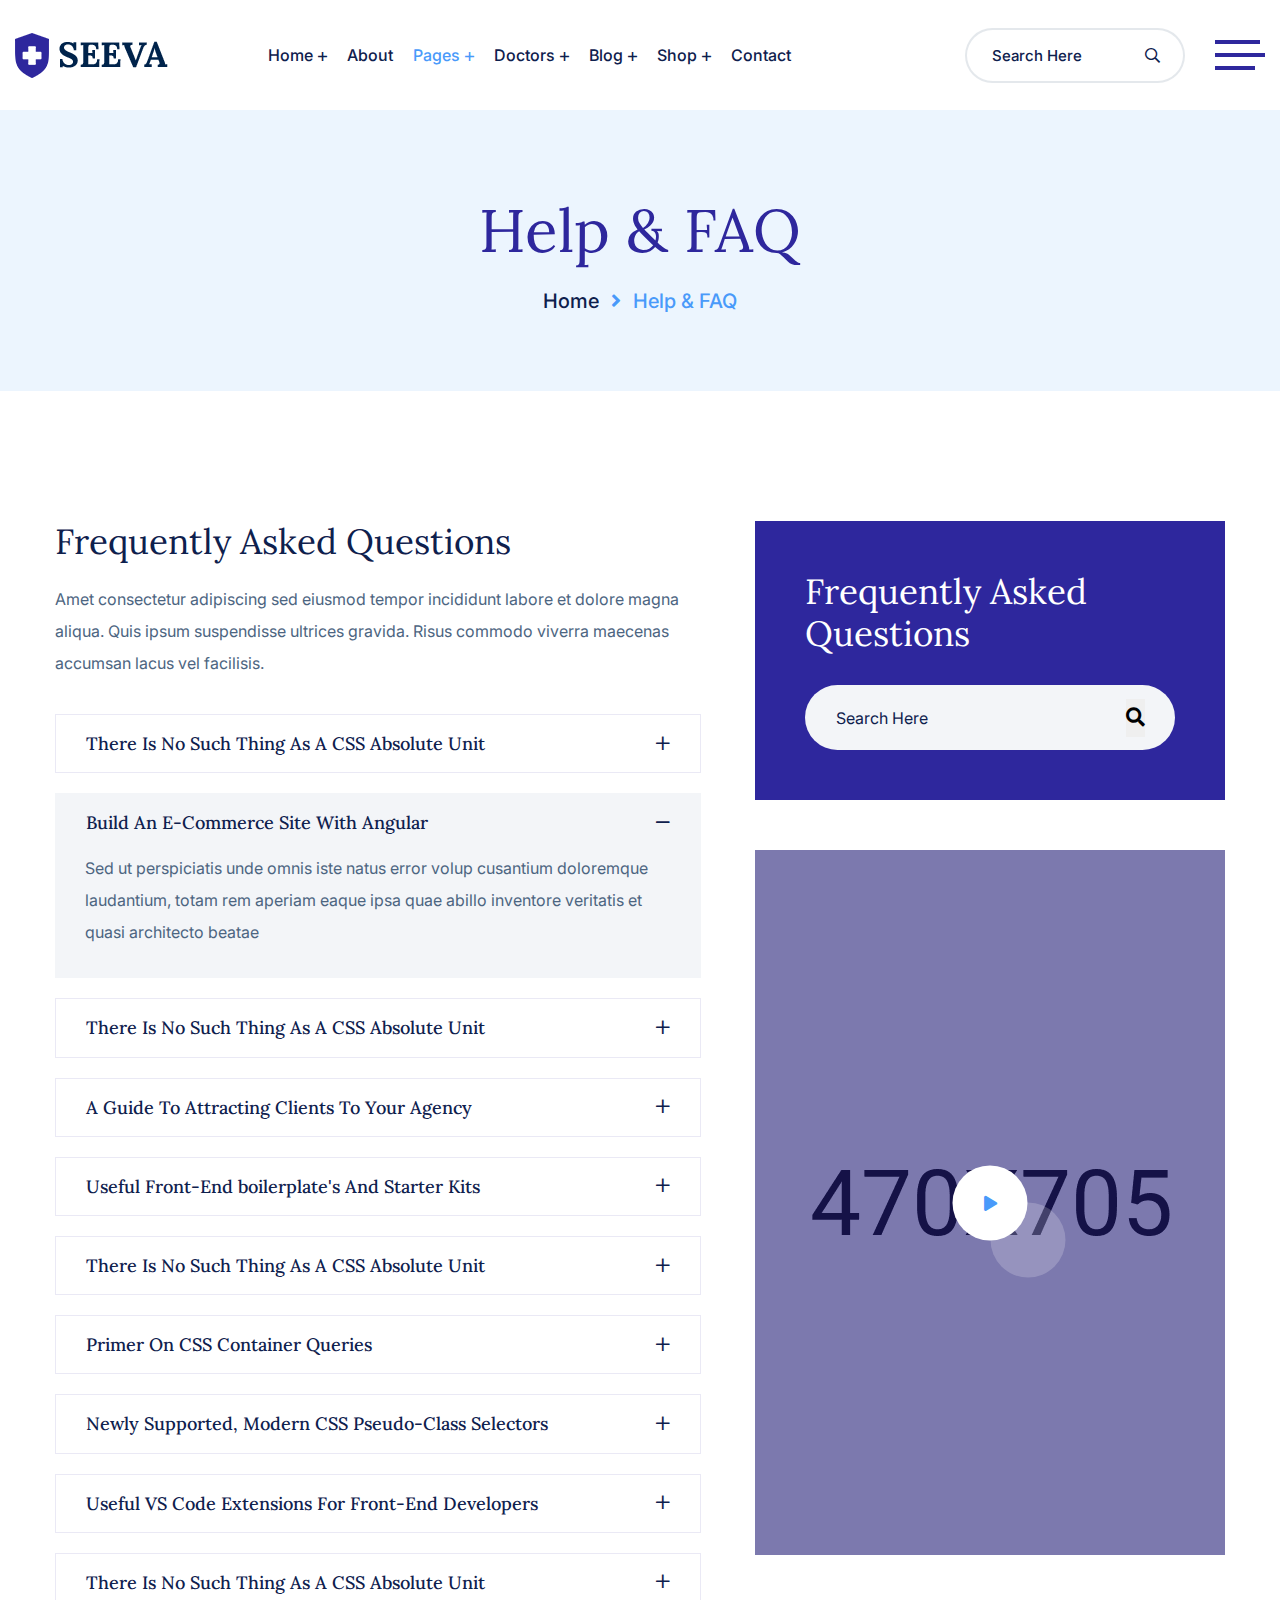
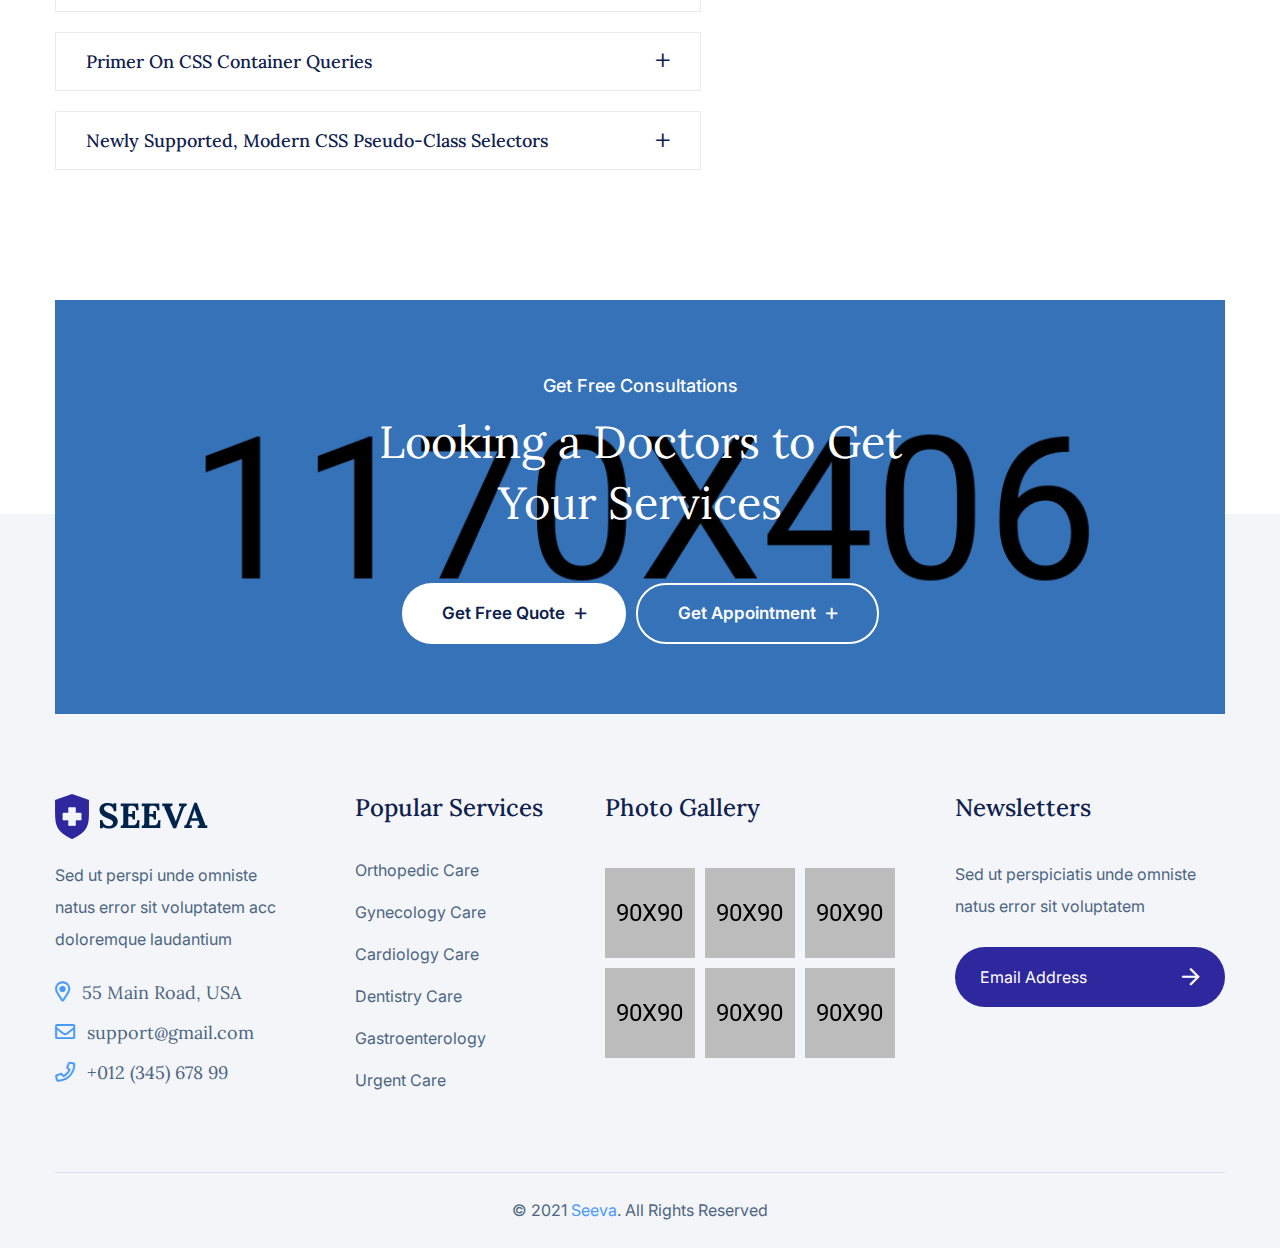
<file: faq.html>
<!DOCTYPE html>
<html lang="zxx">

<head>
    <meta charset="UTF-8">
    <meta http-equiv="X-UA-Compatible" content="IE=edge">
    <meta name="viewport" content="width=device-width, initial-scale=1.0">
    <title>Seeva - Medical and Dental HTML Template || Help & FAQ</title>

    <!--====== Favicon Icon ======-->
    <link rel="shortcut icon" href="assets/img/favicon.ico" type="img/png" />
    <!--====== Animate Css ======-->
    <link rel="stylesheet" href="assets/css/animate.min.css" />
    <!--====== Bootstrap css ======-->
    <link rel="stylesheet" href="assets/css/bootstrap.min.css" />
    <!--====== Slick Slider ======-->
    <link rel="stylesheet" href="assets/css/slick.min.css" />
    <!--====== Nice Select ======-->
    <link rel="stylesheet" href="assets/css/nice-select.min.css" />
    <!--====== Magnific Popup ======-->
    <link rel="stylesheet" href="assets/css/magnific-popup.min.css" />
    <!--====== Font Awesome ======-->
    <link rel="stylesheet" href="assets/fonts/fontawesome/css/all.min.css" />
    <!--====== Flaticon ======-->
    <link rel="stylesheet" href="assets/fonts/flaticon/css/flaticon.css" />
    <!--====== Main Css ======-->
    <link rel="stylesheet" href="assets/css/style.css" />
</head>

<body>
    <!--====== Start Preloader ======-->
    <div id="preloader">
        <div id="loading-center">
            <div id="object"></div>
        </div>
    </div>
    <!--====== End Preloader ======-->

    <!--====== Start Template Header ======-->
    <header class="template-header sticky-header header-one">
        <div class="container-fluid container-1400">
            <div class="header-navigation">
                <div class="header-left">
                    <div class="site-logo">
                        <a href="index.html">
                            <img src="assets/img/logo.png" alt="Seeva">
                        </a>
                    </div>
                    <nav class="site-menu menu-gap-left d-none d-xl-block">
                        <ul class="primary-menu">
                            <li>
                                <a href="index.html">Home</a>
                                <ul class="sub-menu">
                                    <li><a href="index.html">Home One</a></li>
                                    <li><a href="index-two.html">Home Two</a></li>
                                    <li><a href="index-three.html">Home Three</a></li>
                                    <li><a href="index-four.html">Home Four</a></li>
                                    <li><a href="index-five.html">Home Five</a></li>
                                </ul>
                            </li>
                            <li><a href="about.html">About</a></li>
                            <li class="active">
                                <a href="#">Pages</a>
                                <ul class="sub-menu">
                                    <li>
                                        <a href="service.html">Services</a>
                                        <ul class="sub-menu">
                                            <li><a href="service.html">Service One</a></li>
                                            <li><a href="service-two.html">Service Two</a></li>
                                            <li><a href="service-details.html">Service Details</a></li>
                                        </ul>
                                    </li>
                                    <li><a href="pricing.html">Pricing Plan</a></li>
                                    <li><a href="faq.html">Help & FAQ</a></li>
                                    <li><a href="gallery.html">Our Gallery</a></li>
                                    <li><a href="appointments.html">Appointment</a></li>
                                </ul>
                            </li>
                            <li>
                                <a href="doctors.html">Doctors</a>
                                <ul class="sub-menu">
                                    <li><a href="doctor-details.html">Doctor Details</a></li>
                                </ul>
                            </li>
                            <li>
                                <a href="blog-standard.html">Blog</a>
                                <ul class="sub-menu">
                                    <li><a href="blog-details.html">Blog Details</a></li>
                                </ul>
                            </li>
                            <li>
                                <a href="shop.html">Shop</a>
                                <ul class="sub-menu">
                                    <li><a href="product-details.html">Shop Details</a></li>
                                </ul>
                            </li>
                            <li><a href="contact.html">Contact</a></li>
                        </ul>
                    </nav>
                </div>
                <div class="header-right">
                    <ul class="extra-icons">
                        <li class="d-none d-sm-block">
                            <div class="header-search-area">
                                <form action="#">
                                    <input type="search" placeholder="Search Here">
                                    <button type="submit"><i class="far fa-search"></i></button>
                                </form>
                            </div>
                        </li>
                        <li class="d-none d-xl-block">
                            <div class="off-canvas-btn style-two">
                                <span></span>
                            </div>
                        </li>
                        <li class="d-xl-none">
                            <a href="#" class="navbar-toggler">
                                <span></span>
                                <span></span>
                                <span></span>
                            </a>
                        </li>
                    </ul>
                </div>
            </div>
        </div>

        <!-- Start Off Canvas -->
        <div class="slide-panel off-canvas-panel">
            <div class="panel-overlay"></div>
            <div class="panel-inner">
                <div class="canvas-logo">
                    <img src="assets/img/logo.png" alt="">
                </div>
                <div class="about-us">
                    <h5 class="canvas-widget-title">About Us</h5>
                    <p>
                        Sed perspiciatis unde omnis iste natus error voluptatem accusantium doloremque laudantium totam rem aperams eaque ipsa quae abillo.
                    </p>
                </div>
                <div class="contact-us">
                    <h5 class="canvas-widget-title">Contact Us</h5>
                    <ul>
                        <li>
                            <i class="far fa-map-marker-alt"></i>
                            354 Oakridge, Camden NJ 08102 - USA
                        </li>
                        <li>
                            <i class="far fa-envelope-open"></i>
                            <a href="mailto:support@qolle.com">support@seeva.com</a>
                            <a href="mailto:info@qolle.com">info@seeva.com</a>
                        </li>
                        <li>
                            <i class="far fa-phone"></i>
                            <a href="tel:+01234567899">+012 (345) 678 99</a><br>
                            <a href="tel:+8563214">+8563214</a>
                        </li>
                    </ul>
                </div>
                <a href="#" class="panel-close">
                    <i class="fal fa-times"></i>
                </a>
            </div>
        </div>
        <!-- End Off Canvas -->

        <!-- Start Mobile Panel -->
        <div class="slide-panel mobile-slide-panel">
            <div class="panel-overlay"></div>
            <div class="panel-inner">
                <div class="panel-logo">
                    <img src="assets/img/logo.png" alt="">
                </div>
                <nav class="mobile-menu">
                    <ul class="primary-menu">
                        <li>
                            <a href="index.html">Home</a>
                            <ul class="sub-menu">
                                <li><a href="index.html">Home One</a></li>
                                <li><a href="index-two.html">Home Two</a></li>
                                <li><a href="index-three.html">Home Three</a></li>
                                <li><a href="index-four.html">Home Four</a></li>
                                <li><a href="index-five.html">Home Five</a></li>
                            </ul>
                        </li>
                        <li><a href="about.html">About</a></li>
                        <li class="active">
                            <a href="#">Pages</a>
                            <ul class="sub-menu">
                                <li>
                                    <a href="service.html">Services</a>
                                    <ul class="sub-menu">
                                        <li><a href="service.html">Service One</a></li>
                                        <li><a href="service-two.html">Service Two</a></li>
                                        <li><a href="service-details.html">Service Details</a></li>
                                    </ul>
                                </li>
                                <li><a href="pricing.html">Pricing Plan</a></li>
                                <li><a href="faq.html">Help & FAQ</a></li>
                                <li><a href="gallery.html">Our Gallery</a></li>
                                <li><a href="appointments.html">Appointment</a></li>
                            </ul>
                        </li>
                        <li>
                            <a href="doctors.html">Doctors</a>
                            <ul class="sub-menu">
                                <li><a href="doctor-details.html">Doctor Details</a></li>
                            </ul>
                        </li>
                        <li>
                            <a href="blog-standard.html">Blog</a>
                            <ul class="sub-menu">
                                <li><a href="blog-details.html">Blog Details</a></li>
                            </ul>
                        </li>
                        <li>
                            <a href="shop.html">Shop</a>
                            <ul class="sub-menu">
                                <li><a href="product-details.html">Shop Details</a></li>
                            </ul>
                        </li>
                        <li><a href="contact.html">Contact</a></li>
                    </ul>
                </nav>
                <a href="#" class="panel-close">
                    <i class="fal fa-times"></i>
                </a>
            </div>
        </div>
        <!-- Start Mobile Panel -->
    </header>
    <!--====== End Template Header ======-->

    <!--====== Page Title Start ======-->
    <section class="page-title-area">
        <div class="container">
            <h1 class="page-title">Help & FAQ</h1>

            <ul class="breadcrumb-nav">
                <li><a href="#">Home</a></li>
                <li><i class="fas fa-angle-right"></i></li>
                <li>Help & FAQ</li>
            </ul>
        </div>
    </section>
    <!--====== Page Title End ======-->

    <!--====== FAQ Section Start ======-->
    <section class="faq-section section-gap">
        <div class="container">
            <div class="row justify-content-center">
                <div class="col-lg-7">
                    <div class="faq-page-content pr-xl-4">
                        <h3 class="faq-title">Frequently Asked Questions</h3>
                        <p class="mb-35">
                            Amet consectetur adipiscing sed eiusmod tempor incididunt labore et dolore magna aliqua. Quis ipsum suspendisse ultrices gravida. Risus commodo viverra maecenas accumsan lacus vel facilisis.
                        </p>
                        <div class="accordion" id="accordionFaq">
                            <div class="accordion-item">
                                <div class="accordion-header">
                                    <h6 data-toggle="collapse" aria-expanded="true" data-target="#itemOne">
                                        <span>There Is No Such Thing As A CSS Absolute Unit</span>
                                    </h6>
                                </div>
                                <div class="collapse" id="itemOne" data-parent="#accordionFaq">
                                    <div class="accordion-content">
                                        <p>
                                            Sed ut perspiciatis unde omnis iste natus error volup cusantium doloremque
                                            laudantium, totam rem aperiam eaque ipsa quae abillo inventore veritatis et quasi
                                            architecto beatae
                                        </p>
                                    </div>
                                </div>
                            </div>
                            <div class="accordion-item active-accordion">
                                <div class="accordion-header">
                                    <h6 data-toggle="collapse" aria-expanded="true" data-target="#itemTwo">
                                        <span>Build An E-Commerce Site With Angular</span>
                                    </h6>
                                </div>
                                <div class="collapse show" id="itemTwo" data-parent="#accordionFaq">
                                    <div class="accordion-content">
                                        <p>
                                            Sed ut perspiciatis unde omnis iste natus error volup cusantium doloremque
                                            laudantium, totam rem aperiam eaque ipsa quae abillo inventore veritatis et quasi
                                            architecto beatae
                                        </p>
                                    </div>
                                </div>
                            </div>
                            <div class="accordion-item">
                                <div class="accordion-header">
                                    <h6 data-toggle="collapse" aria-expanded="true" data-target="#itemThree">
                                        <span>There Is No Such Thing As A CSS Absolute Unit</span>
                                    </h6>
                                </div>
                                <div class="collapse" id="itemThree" data-parent="#accordionFaq">
                                    <div class="accordion-content">
                                        <p>
                                            Sed ut perspiciatis unde omnis iste natus error volup cusantium doloremque
                                            laudantium, totam rem aperiam eaque ipsa quae abillo inventore veritatis et quasi
                                            architecto beatae
                                        </p>
                                    </div>
                                </div>
                            </div>
                            <div class="accordion-item">
                                <div class="accordion-header">
                                    <h6 data-toggle="collapse" aria-expanded="true" data-target="#itemFour">
                                        <span>A Guide To Attracting Clients To Your Agency</span>
                                    </h6>
                                </div>
                                <div class="collapse" id="itemFour" data-parent="#accordionFaq">
                                    <div class="accordion-content">
                                        <p>
                                            Sed ut perspiciatis unde omnis iste natus error volup cusantium doloremque
                                            laudantium, totam rem aperiam eaque ipsa quae abillo inventore veritatis et quasi
                                            architecto beatae
                                        </p>
                                    </div>
                                </div>
                            </div>
                            <div class="accordion-item">
                                <div class="accordion-header">
                                    <h6 data-toggle="collapse" aria-expanded="true" data-target="#itemFive">
                                        <span>Useful Front-End boilerplate's And Starter Kits</span>
                                    </h6>
                                </div>
                                <div class="collapse" id="itemFive" data-parent="#accordionFaq">
                                    <div class="accordion-content">
                                        <p>
                                            Sed ut perspiciatis unde omnis iste natus error volup cusantium doloremque
                                            laudantium, totam rem aperiam eaque ipsa quae abillo inventore veritatis et quasi
                                            architecto beatae
                                        </p>
                                    </div>
                                </div>
                            </div>
                            <div class="accordion-item">
                                <div class="accordion-header">
                                    <h6 data-toggle="collapse" aria-expanded="true" data-target="#itemSix">
                                        <span>There Is No Such Thing As A CSS Absolute Unit</span>
                                    </h6>
                                </div>
                                <div class="collapse" id="itemSix" data-parent="#accordionFaq">
                                    <div class="accordion-content">
                                        <p>
                                            Sed ut perspiciatis unde omnis iste natus error volup cusantium doloremque
                                            laudantium, totam rem aperiam eaque ipsa quae abillo inventore veritatis et quasi
                                            architecto beatae
                                        </p>
                                    </div>
                                </div>
                            </div>
                            <div class="accordion-item">
                                <div class="accordion-header">
                                    <h6 data-toggle="collapse" aria-expanded="true" data-target="#itemSeven">
                                        <span>Primer On CSS Container Queries</span>
                                    </h6>
                                </div>
                                <div class="collapse" id="itemSeven" data-parent="#accordionFaq">
                                    <div class="accordion-content">
                                        <p>
                                            Sed ut perspiciatis unde omnis iste natus error volup cusantium doloremque
                                            laudantium, totam rem aperiam eaque ipsa quae abillo inventore veritatis et quasi
                                            architecto beatae
                                        </p>
                                    </div>
                                </div>
                            </div>
                            <div class="accordion-item">
                                <div class="accordion-header">
                                    <h6 data-toggle="collapse" aria-expanded="true" data-target="#itemEight">
                                        <span>Newly Supported, Modern CSS Pseudo-Class Selectors</span>
                                    </h6>
                                </div>
                                <div class="collapse" id="itemEight" data-parent="#accordionFaq">
                                    <div class="accordion-content">
                                        <p>
                                            Sed ut perspiciatis unde omnis iste natus error volup cusantium doloremque
                                            laudantium, totam rem aperiam eaque ipsa quae abillo inventore veritatis et quasi
                                            architecto beatae
                                        </p>
                                    </div>
                                </div>
                            </div>
                            <div class="accordion-item">
                                <div class="accordion-header">
                                    <h6 data-toggle="collapse" aria-expanded="true" data-target="#itemNine">
                                        <span>Useful VS Code Extensions For Front-End Developers</span>
                                    </h6>
                                </div>
                                <div class="collapse" id="itemNine" data-parent="#accordionFaq">
                                    <div class="accordion-content">
                                        <p>
                                            Sed ut perspiciatis unde omnis iste natus error volup cusantium doloremque
                                            laudantium, totam rem aperiam eaque ipsa quae abillo inventore veritatis et quasi
                                            architecto beatae
                                        </p>
                                    </div>
                                </div>
                            </div>
                            <div class="accordion-item">
                                <div class="accordion-header">
                                    <h6 data-toggle="collapse" aria-expanded="true" data-target="#itemTen">
                                        <span>There Is No Such Thing As A CSS Absolute Unit</span>
                                    </h6>
                                </div>
                                <div class="collapse" id="itemTen" data-parent="#accordionFaq">
                                    <div class="accordion-content">
                                        <p>
                                            Sed ut perspiciatis unde omnis iste natus error volup cusantium doloremque
                                            laudantium, totam rem aperiam eaque ipsa quae abillo inventore veritatis et quasi
                                            architecto beatae
                                        </p>
                                    </div>
                                </div>
                            </div>
                            <div class="accordion-item">
                                <div class="accordion-header">
                                    <h6 data-toggle="collapse" aria-expanded="true" data-target="#itemEleven">
                                        <span>Primer On CSS Container Queries</span>
                                    </h6>
                                </div>
                                <div class="collapse" id="itemEleven" data-parent="#accordionFaq">
                                    <div class="accordion-content">
                                        <p>
                                            Sed ut perspiciatis unde omnis iste natus error volup cusantium doloremque
                                            laudantium, totam rem aperiam eaque ipsa quae abillo inventore veritatis et quasi
                                            architecto beatae
                                        </p>
                                    </div>
                                </div>
                            </div>
                            <div class="accordion-item">
                                <div class="accordion-header">
                                    <h6 data-toggle="collapse" aria-expanded="true" data-target="#itemTwelve">
                                        <span>Newly Supported, Modern CSS Pseudo-Class Selectors</span>
                                    </h6>
                                </div>
                                <div class="collapse" id="itemTwelve" data-parent="#accordionFaq">
                                    <div class="accordion-content">
                                        <p>
                                            Sed ut perspiciatis unde omnis iste natus error volup cusantium doloremque
                                            laudantium, totam rem aperiam eaque ipsa quae abillo inventore veritatis et quasi
                                            architecto beatae
                                        </p>
                                    </div>
                                </div>
                            </div>
                        </div>
                    </div>
                </div>
                <div class="col-lg-5 col-md-10">
                    <div class="faq-sidebar">
                        <div class="search-widget mb-50">
                            <h3 class="search-title">Frequently Asked  Questions</h3>
                            <form action="#">
                                <input type="search" placeholder="Search Here">
                                <button type="submit"><i class="fas fa-search"></i></button>
                            </form>
                        </div>
                        <div class="video-widget">
                            <img src="assets/img/section-img/faq-video.jpg" alt="Image">

                            <a href="https://www.youtube.com/watch?v=U3ASj1L6_sY" class="video-popup">
                                <i class="fas fa-play"></i>
                            </a>
                        </div>
                    </div>
                </div>
            </div>
        </div>
    </section>
    <!--====== FAQ Section End ======-->

    <!--====== Back to Top Start ======-->
    <a class="back-to-top" href="#">
        <i class="far fa-angle-up"></i>
     </a>
    <!--====== Back to Top End ======-->

    <!--====== Start Template Footer ======-->
    <footer class="template-footer have-cta-boxed-one">
        <div class="cta-boxed-one">
            <div class="container">
                <div class="cta-inner bg-color-secondary bg-size-cover blend-mode-multiply" style="background-image: url(assets/img/cta-img/cta-boxed-bg-1.jpg);">
                    <div class="row justify-content-center">
                        <div class="col-xl-6 col-lg-8 col-md-10">
                            <div class="cta-content text-center">
                                <div class="section-heading heading-white">
                                    <span class="tagline">Get Free Consultations</span>
                                    <h2 class="title">Looking a Doctors to Get Your Services</h2>
                                </div>
                                <ul class="cta-buttons d-flex justify-content-center flex-wrap">
                                    <li><a href="#" class="template-btn template-btn-white">Get Free Quote <i class="far fa-plus"></i></a></li>
                                    <li><a href="#" class="template-btn template-btn-bordered">Get Appointment <i class="far fa-plus"></i></a></li>
                                </ul>
                            </div>
                        </div>
                    </div>
                </div>
            </div>
        </div>
        <div class="footer-inner bg-color-grey">
            <div class="container">
                <div class="footer-widgets">
                    <div class="row">
                        <div class="col-lg-3 col-md-8">
                            <div class="widget text-widget">
                                <div class="footer-logo">
                                    <img src="assets/img/logo.png" alt="Medibo">
                                </div>
                                <p>
                                    Sed ut perspi unde omniste natus error sit voluptatem acc doloremque laudantium
                                </p>
                                <ul class="contact-list">
                                    <li>
                                        <a href="https://goo.gl/maps/inpkL6wUZqMR3opX7"><i class="far fa-map-marker-alt"></i>55 Main Road, USA</a>
                                    </li>
                                    <li>
                                        <a href="mailto:support@gmail.com"><i class="far fa-envelope"></i>support@gmail.com</a>
                                    </li>
                                    <li>
                                        <a href="tel:01267899"><i class="far fa-phone"></i>+012 (345) 678 99</a>
                                    </li>
                                </ul>
                            </div>
                        </div>
                        <div class="col-lg-6">
                            <div class="row">
                                <div class="col-xl-5 col-md-6">
                                    <div class="widget nav-widget">
                                        <h4 class="widget-title">Popular Services</h4>
                                        <ul class="nav-links">
                                            <li><a href="#">Orthopedic Care</a></li>
                                            <li><a href="#">Gynecology Care</a></li>
                                            <li><a href="#">Cardiology Care</a></li>
                                            <li><a href="#">Dentistry Care</a></li>
                                            <li><a href="#">Gastroenterology</a></li>
                                            <li><a href="#">Urgent Care</a></li>
                                        </ul>
                                    </div>
                                </div>
                                <div class="col-xl-7 col-md-6">
                                    <div class="widget instagram-widget">
                                        <h4 class="widget-title">Photo Gallery</h4>
                                        <div class="instagram-images">
                                            <div class="single-image">
                                                <img src="assets/img/instagram/01.jpg" alt="Instagram">
                                                <a href="#"><i class="fab fa-instagram"></i></a>
                                            </div>
                                            <div class="single-image">
                                                <img src="assets/img/instagram/02.jpg" alt="Instagram">
                                                <a href="#"><i class="fab fa-instagram"></i></a>
                                            </div>
                                            <div class="single-image">
                                                <img src="assets/img/instagram/03.jpg" alt="Instagram">
                                                <a href="#"><i class="fab fa-instagram"></i></a>
                                            </div>
                                            <div class="single-image">
                                                <img src="assets/img/instagram/04.jpg" alt="Instagram">
                                                <a href="#"><i class="fab fa-instagram"></i></a>
                                            </div>
                                            <div class="single-image">
                                                <img src="assets/img/instagram/05.jpg" alt="Instagram">
                                                <a href="#"><i class="fab fa-instagram"></i></a>
                                            </div>
                                            <div class="single-image">
                                                <img src="assets/img/instagram/06.jpg" alt="Instagram">
                                                <a href="#"><i class="fab fa-instagram"></i></a>
                                            </div>
                                        </div>
                                    </div>
                                </div>
                            </div>
                        </div>
                        <div class="col-lg-3 col-md-10">
                            <div class="widget newsletters-widget">
                                <h4 class="widget-title">Newsletters</h4>
                                <p>
                                    Sed ut perspiciatis unde omniste <br> natus error sit voluptatem
                                </p>
                                <form action="#" class="newsletters-form">
                                    <input type="email" placeholder="Email Address">
                                    <button type="submit"><i class="far fa-arrow-right"></i></button>
                                </form>
                            </div>
                        </div>
                    </div>
                </div>
                <div class="copyright-area">
                    <p>© 2021 <a href="#">Seeva</a>. All Rights Reserved</p>
                </div>
            </div>
        </div>
    </footer>
    <!--====== End Template Footer ======-->

    <!--====== Jquery ======-->
    <script src="assets/js/jquery-3.6.0.min.js"></script>
    <!--====== Bootstrap ======-->
    <script src="assets/js/bootstrap.min.js"></script>
    <!--====== Slick slider ======-->
    <script src="assets/js/slick.min.js"></script>
    <!--====== Isotope ======-->
    <script src="assets/js/isotope.pkgd.min.js"></script>
    <!--====== Images loaded ======-->
    <script src="assets/js/imagesloaded.pkgd.min.js"></script>
    <!--====== In-view ======-->
    <script src="assets/js/jquery.inview.min.js"></script>
    <!--====== Nice Select ======-->
    <script src="assets/js/jquery.nice-select.min.js"></script>
    <!--====== Magnific Popup ======-->
    <script src="assets/js/magnific-popup.min.js"></script>
    <!--====== WOW Js ======-->
    <script src="assets/js/wow.min.js"></script>
    <!--====== Main JS ======-->
    <script src="assets/js/main.js"></script>
</body>

</html>
</file>
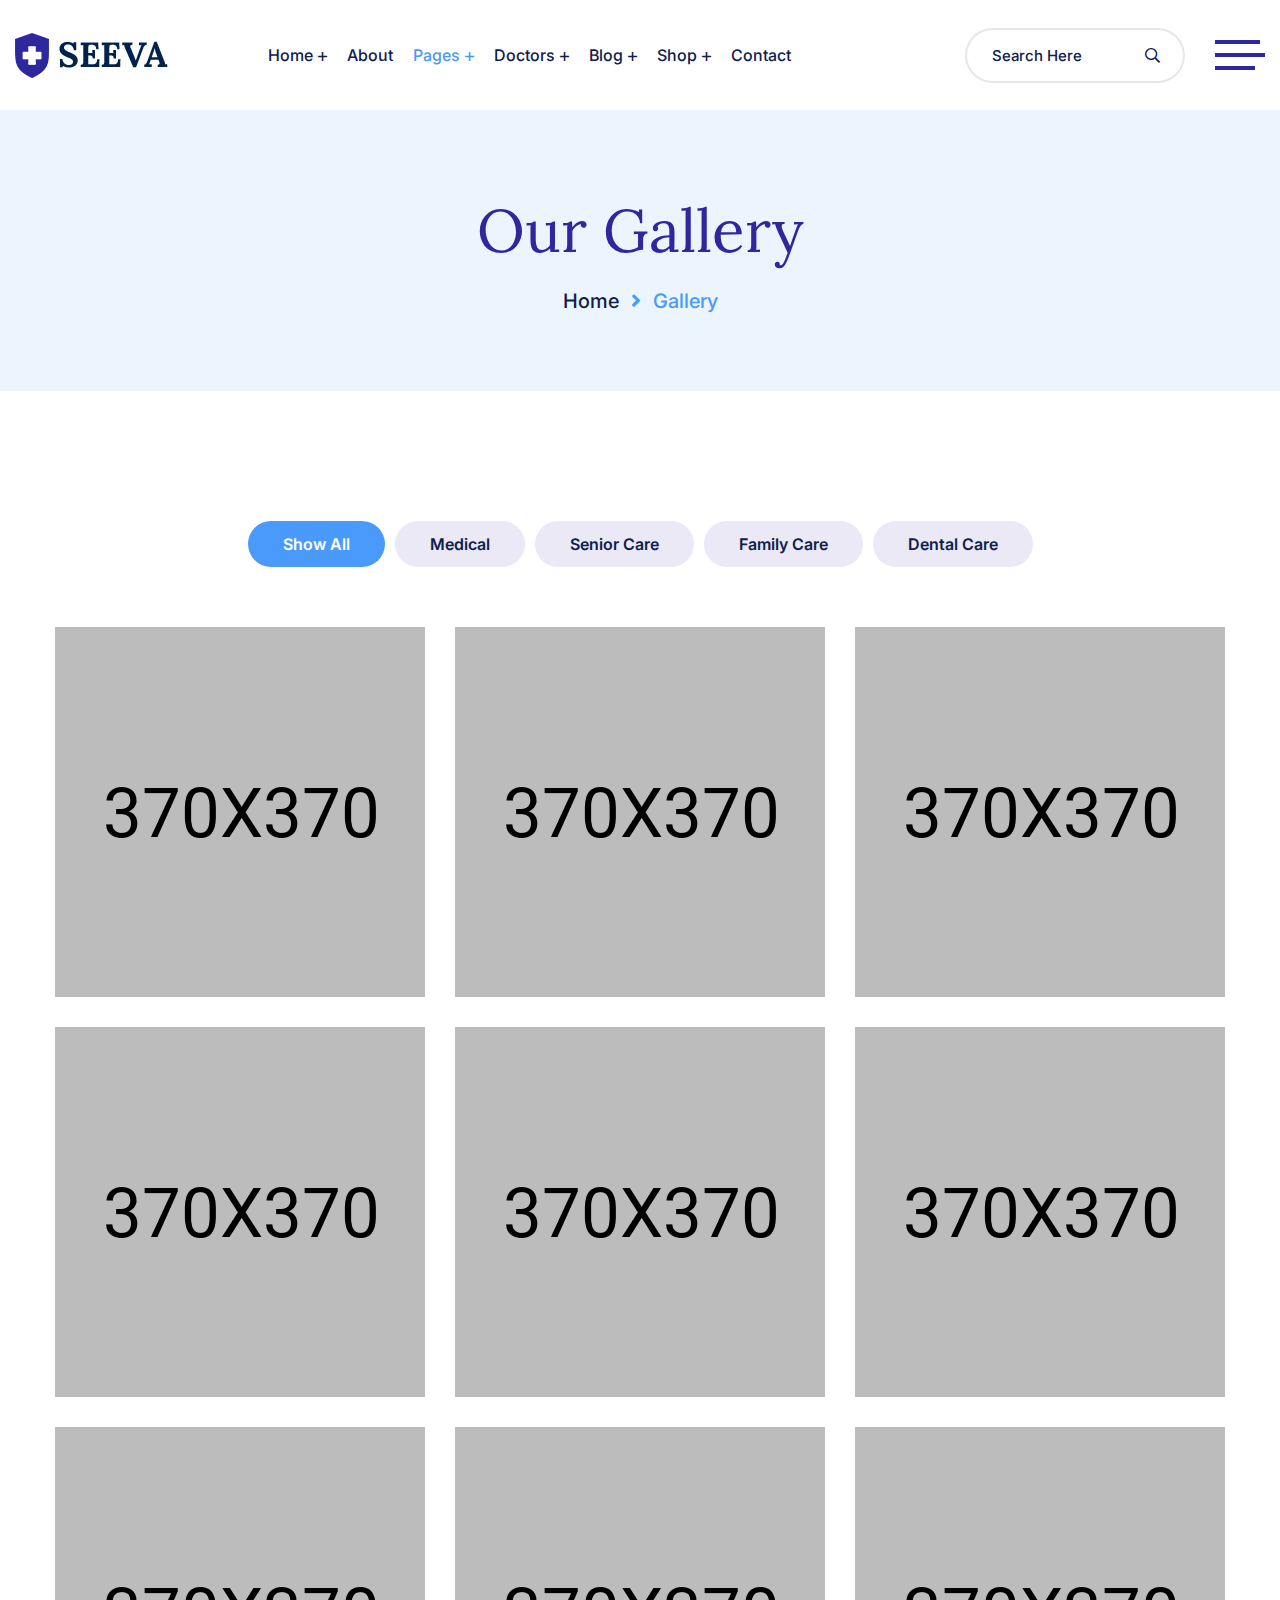
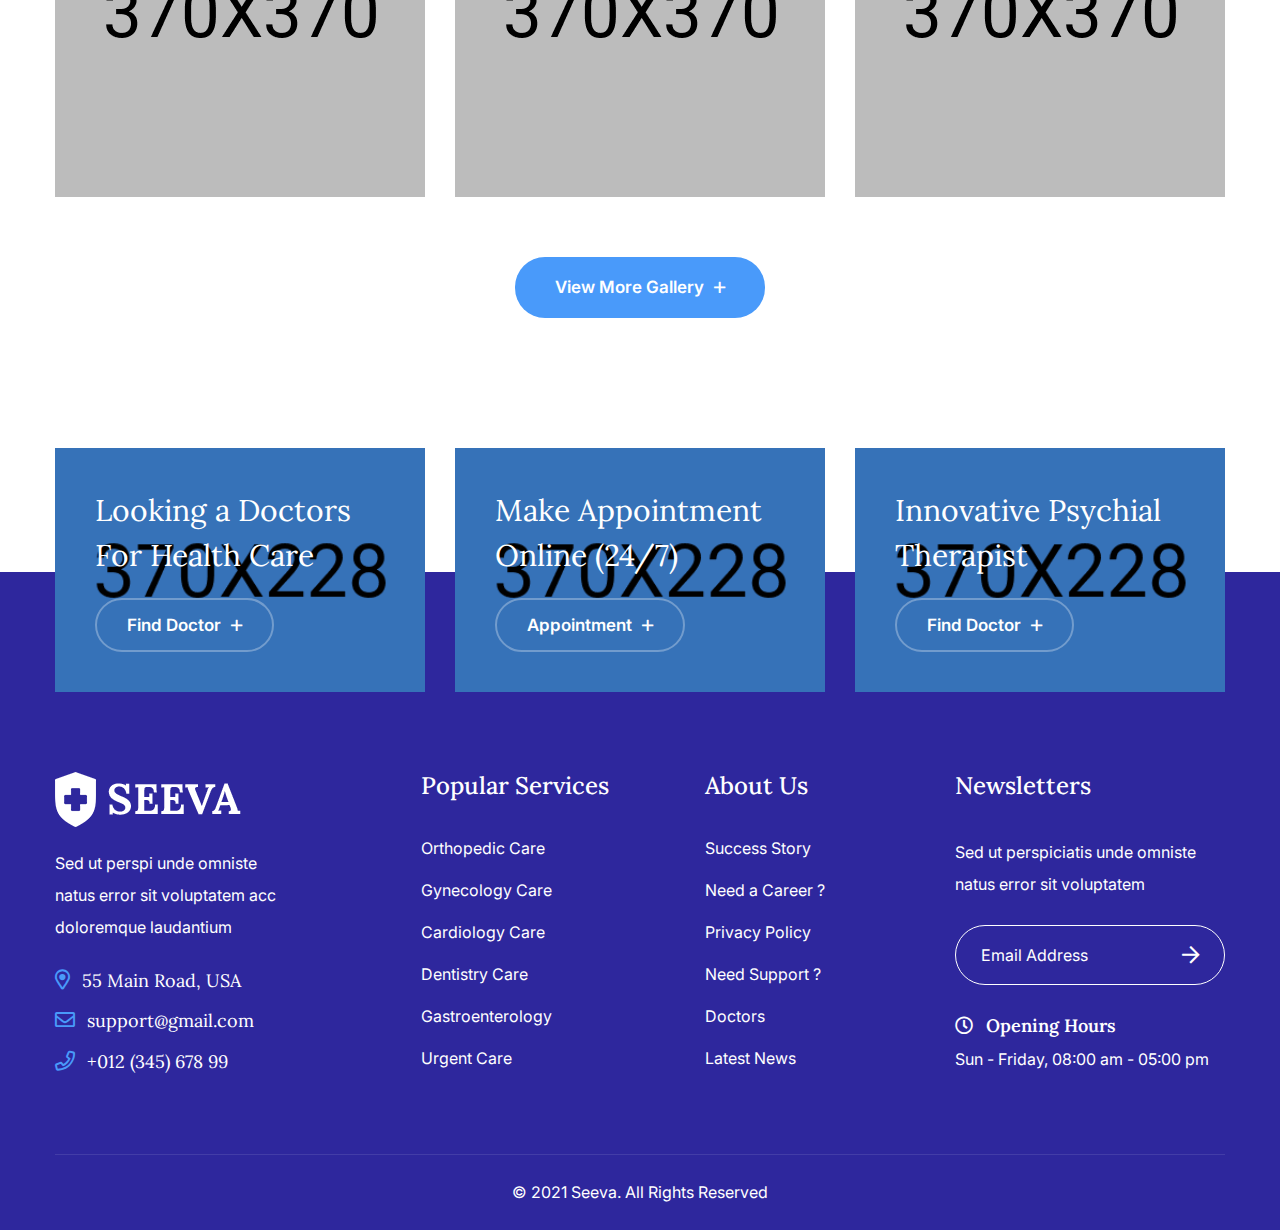
<file: gallery.html>
<!DOCTYPE html>
<html lang="zxx">

<head>
    <meta charset="UTF-8">
    <meta http-equiv="X-UA-Compatible" content="IE=edge">
    <meta name="viewport" content="width=device-width, initial-scale=1.0">
    <title>Seeva - Medical and Dental HTML Template || Our Gallery</title>

    <!--====== Favicon Icon ======-->
    <link rel="shortcut icon" href="assets/img/favicon.ico" type="img/png" />
    <!--====== Animate Css ======-->
    <link rel="stylesheet" href="assets/css/animate.min.css" />
    <!--====== Bootstrap css ======-->
    <link rel="stylesheet" href="assets/css/bootstrap.min.css" />
    <!--====== Slick Slider ======-->
    <link rel="stylesheet" href="assets/css/slick.min.css" />
    <!--====== Nice Select ======-->
    <link rel="stylesheet" href="assets/css/nice-select.min.css" />
    <!--====== Magnific Popup ======-->
    <link rel="stylesheet" href="assets/css/magnific-popup.min.css" />
    <!--====== Font Awesome ======-->
    <link rel="stylesheet" href="assets/fonts/fontawesome/css/all.min.css" />
    <!--====== Flaticon ======-->
    <link rel="stylesheet" href="assets/fonts/flaticon/css/flaticon.css" />
    <!--====== Main Css ======-->
    <link rel="stylesheet" href="assets/css/style.css" />
</head>

<body>
    <!--====== Start Preloader ======-->
    <div id="preloader">
        <div id="loading-center">
            <div id="object"></div>
        </div>
    </div>
    <!--====== End Preloader ======-->

    <!--====== Start Template Header ======-->
    <header class="template-header sticky-header header-one">
        <div class="container-fluid container-1400">
            <div class="header-navigation">
                <div class="header-left">
                    <div class="site-logo">
                        <a href="index.html">
                            <img src="assets/img/logo.png" alt="Seeva">
                        </a>
                    </div>
                    <nav class="site-menu menu-gap-left d-none d-xl-block">
                        <ul class="primary-menu">
                            <li>
                                <a href="index.html">Home</a>
                                <ul class="sub-menu">
                                    <li><a href="index.html">Home One</a></li>
                                    <li><a href="index-two.html">Home Two</a></li>
                                    <li><a href="index-three.html">Home Three</a></li>
                                    <li><a href="index-four.html">Home Four</a></li>
                                    <li><a href="index-five.html">Home Five</a></li>
                                </ul>
                            </li>
                            <li><a href="about.html">About</a></li>
                            <li class="active">
                                <a href="#">Pages</a>
                                <ul class="sub-menu">
                                    <li>
                                        <a href="service.html">Services</a>
                                        <ul class="sub-menu">
                                            <li><a href="service.html">Service One</a></li>
                                            <li><a href="service-two.html">Service Two</a></li>
                                            <li><a href="service-details.html">Service Details</a></li>
                                        </ul>
                                    </li>
                                    <li><a href="pricing.html">Pricing Plan</a></li>
                                    <li><a href="faq.html">Help & FAQ</a></li>
                                    <li><a href="gallery.html">Our Gallery</a></li>
                                    <li><a href="appointments.html">Appointment</a></li>
                                </ul>
                            </li>
                            <li>
                                <a href="doctors.html">Doctors</a>
                                <ul class="sub-menu">
                                    <li><a href="doctor-details.html">Doctor Details</a></li>
                                </ul>
                            </li>
                            <li>
                                <a href="blog-standard.html">Blog</a>
                                <ul class="sub-menu">
                                    <li><a href="blog-details.html">Blog Details</a></li>
                                </ul>
                            </li>
                            <li>
                                <a href="shop.html">Shop</a>
                                <ul class="sub-menu">
                                    <li><a href="product-details.html">Shop Details</a></li>
                                </ul>
                            </li>
                            <li><a href="contact.html">Contact</a></li>
                        </ul>
                    </nav>
                </div>
                <div class="header-right">
                    <ul class="extra-icons">
                        <li class="d-none d-sm-block">
                            <div class="header-search-area">
                                <form action="#">
                                    <input type="search" placeholder="Search Here">
                                    <button type="submit"><i class="far fa-search"></i></button>
                                </form>
                            </div>
                        </li>
                        <li class="d-none d-xl-block">
                            <div class="off-canvas-btn style-two">
                                <span></span>
                            </div>
                        </li>
                        <li class="d-xl-none">
                            <a href="#" class="navbar-toggler">
                                <span></span>
                                <span></span>
                                <span></span>
                            </a>
                        </li>
                    </ul>
                </div>
            </div>
        </div>

        <!-- Start Off Canvas -->
        <div class="slide-panel off-canvas-panel">
            <div class="panel-overlay"></div>
            <div class="panel-inner">
                <div class="canvas-logo">
                    <img src="assets/img/logo.png" alt="">
                </div>
                <div class="about-us">
                    <h5 class="canvas-widget-title">About Us</h5>
                    <p>
                        Sed perspiciatis unde omnis iste natus error voluptatem accusantium doloremque laudantium totam rem aperams eaque ipsa quae abillo.
                    </p>
                </div>
                <div class="contact-us">
                    <h5 class="canvas-widget-title">Contact Us</h5>
                    <ul>
                        <li>
                            <i class="far fa-map-marker-alt"></i>
                            354 Oakridge, Camden NJ 08102 - USA
                        </li>
                        <li>
                            <i class="far fa-envelope-open"></i>
                            <a href="mailto:support@qolle.com">support@seeva.com</a>
                            <a href="mailto:info@qolle.com">info@seeva.com</a>
                        </li>
                        <li>
                            <i class="far fa-phone"></i>
                            <a href="tel:+01234567899">+012 (345) 678 99</a><br>
                            <a href="tel:+8563214">+8563214</a>
                        </li>
                    </ul>
                </div>
                <a href="#" class="panel-close">
                    <i class="fal fa-times"></i>
                </a>
            </div>
        </div>
        <!-- End Off Canvas -->

        <!-- Start Mobile Panel -->
        <div class="slide-panel mobile-slide-panel">
            <div class="panel-overlay"></div>
            <div class="panel-inner">
                <div class="panel-logo">
                    <img src="assets/img/logo.png" alt="">
                </div>
                <nav class="mobile-menu">
                    <ul class="primary-menu">
                        <li>
                            <a href="index.html">Home</a>
                            <ul class="sub-menu">
                                <li><a href="index.html">Home One</a></li>
                                <li><a href="index-two.html">Home Two</a></li>
                                <li><a href="index-three.html">Home Three</a></li>
                                <li><a href="index-four.html">Home Four</a></li>
                                <li><a href="index-five.html">Home Five</a></li>
                            </ul>
                        </li>
                        <li><a href="about.html">About</a></li>
                        <li class="active">
                            <a href="#">Pages</a>
                            <ul class="sub-menu">
                                <li>
                                    <a href="service.html">Services</a>
                                    <ul class="sub-menu">
                                        <li><a href="service.html">Service One</a></li>
                                        <li><a href="service-two.html">Service Two</a></li>
                                        <li><a href="service-details.html">Service Details</a></li>
                                    </ul>
                                </li>
                                <li><a href="pricing.html">Pricing Plan</a></li>
                                <li><a href="faq.html">Help & FAQ</a></li>
                                <li><a href="gallery.html">Our Gallery</a></li>
                                <li><a href="appointments.html">Appointment</a></li>
                            </ul>
                        </li>
                        <li>
                            <a href="doctors.html">Doctors</a>
                            <ul class="sub-menu">
                                <li><a href="doctor-details.html">Doctor Details</a></li>
                            </ul>
                        </li>
                        <li>
                            <a href="blog-standard.html">Blog</a>
                            <ul class="sub-menu">
                                <li><a href="blog-details.html">Blog Details</a></li>
                            </ul>
                        </li>
                        <li>
                            <a href="shop.html">Shop</a>
                            <ul class="sub-menu">
                                <li><a href="product-details.html">Shop Details</a></li>
                            </ul>
                        </li>
                        <li><a href="contact.html">Contact</a></li>
                    </ul>
                </nav>
                <a href="#" class="panel-close">
                    <i class="fal fa-times"></i>
                </a>
            </div>
        </div>
        <!-- Start Mobile Panel -->
    </header>
    <!--====== End Template Header ======-->

    <!--====== Page Title Start ======-->
    <section class="page-title-area">
        <div class="container">
            <h1 class="page-title">Our Gallery</h1>

            <ul class="breadcrumb-nav">
                <li><a href="#">Home</a></li>
                <li><i class="fas fa-angle-right"></i></li>
                <li>Gallery</li>
            </ul>
        </div>
    </section>
    <!--====== Page Title End ======-->

    <!--====== Gallery Area Start ======-->
    <section class="gallery-section section-gap">
        <div class="container">
            <div class="gallery-filter mb-30">
                <ul>
                    <li class="active" data-filter="*">Show All</li>
                    <li data-filter=".medical">Medical</li>
                    <li data-filter=".senior-care">Senior Care</li>
                    <li data-filter=".family-care">Family Care</li>
                    <li data-filter=".dental-care">Dental Care</li>
                </ul>
            </div>
            <div class="row gallery-loop gallery-filter-item">
                <div class="col-lg-4 col-sm-6 medical dental-care">
                    <div class="gallery-item-two mt-30">
                        <div class="gallery-thumbnail">
                            <img src="assets/img/gallery/09.jpg" alt="Image">
                        </div>
                        <div class="gallery-caption">
                            <div>
                                <a href="assets/img/gallery/09.jpg" class="plus-icon"><i class="far fa-plus"></i></a>
                                <h3 class="title"><a href="#">Covid Vaccine <br> Testing</a></h3>
                            </div>
                        </div>
                    </div>
                </div>
                <div class="col-lg-4 col-sm-6 senior-care medical">
                    <div class="gallery-item-two mt-30">
                        <div class="gallery-thumbnail">
                            <img src="assets/img/gallery/10.jpg" alt="Image">
                        </div>
                        <div class="gallery-caption">
                            <div>
                                <a href="assets/img/gallery/10.jpg" class="plus-icon"><i class="far fa-plus"></i></a>
                                <h3 class="title"><a href="#">Covid Vaccine <br> Testing</a></h3>
                            </div>
                        </div>
                    </div>
                </div>
                <div class="col-lg-4 col-sm-6 family-care dental-care">
                    <div class="gallery-item-two mt-30">
                        <div class="gallery-thumbnail">
                            <img src="assets/img/gallery/11.jpg" alt="Image">
                        </div>
                        <div class="gallery-caption">
                            <div>
                                <a href="assets/img/gallery/11.jpg" class="plus-icon"><i class="far fa-plus"></i></a>
                                <h3 class="title"><a href="#">Covid Vaccine <br> Testing</a></h3>
                            </div>
                        </div>
                    </div>
                </div>
                <div class="col-lg-4 col-sm-6 medical family-care">
                    <div class="gallery-item-two mt-30">
                        <div class="gallery-thumbnail">
                            <img src="assets/img/gallery/12.jpg" alt="Image">
                        </div>
                        <div class="gallery-caption">
                            <div>
                                <a href="assets/img/gallery/12.jpg" class="plus-icon"><i class="far fa-plus"></i></a>
                                <h3 class="title"><a href="#">Covid Vaccine <br> Testing</a></h3>
                            </div>
                        </div>
                    </div>
                </div>
                <div class="col-lg-4 col-sm-6 senior-care dental-care">
                    <div class="gallery-item-two mt-30">
                        <div class="gallery-thumbnail">
                            <img src="assets/img/gallery/13.jpg" alt="Image">
                        </div>
                        <div class="gallery-caption">
                            <div>
                                <a href="assets/img/gallery/13.jpg" class="plus-icon"><i class="far fa-plus"></i></a>
                                <h3 class="title"><a href="#">Covid Vaccine <br> Testing</a></h3>
                            </div>
                        </div>
                    </div>
                </div>
                <div class="col-lg-4 col-sm-6 family-care">
                    <div class="gallery-item-two mt-30">
                        <div class="gallery-thumbnail">
                            <img src="assets/img/gallery/14.jpg" alt="Image">
                        </div>
                        <div class="gallery-caption">
                            <div>
                                <a href="assets/img/gallery/14.jpg" class="plus-icon"><i class="far fa-plus"></i></a>
                                <h3 class="title"><a href="#">Covid Vaccine <br> Testing</a></h3>
                            </div>
                        </div>
                    </div>
                </div>
                <div class="col-lg-4 col-sm-6 medical senior-care">
                    <div class="gallery-item-two mt-30">
                        <div class="gallery-thumbnail">
                            <img src="assets/img/gallery/15.jpg" alt="Image">
                        </div>
                        <div class="gallery-caption">
                            <div>
                                <a href="assets/img/gallery/15.jpg" class="plus-icon"><i class="far fa-plus"></i></a>
                                <h3 class="title"><a href="#">Covid Vaccine <br> Testing</a></h3>
                            </div>
                        </div>
                    </div>
                </div>
                <div class="col-lg-4 col-sm-6 senior-care dental-care">
                    <div class="gallery-item-two mt-30">
                        <div class="gallery-thumbnail">
                            <img src="assets/img/gallery/16.jpg" alt="Image">
                        </div>
                        <div class="gallery-caption">
                            <div>
                                <a href="assets/img/gallery/16.jpg" class="plus-icon"><i class="far fa-plus"></i></a>
                                <h3 class="title"><a href="#">Covid Vaccine <br> Testing</a></h3>
                            </div>
                        </div>
                    </div>
                </div>
                <div class="col-lg-4 col-sm-6 medical family-care">
                    <div class="gallery-item-two mt-30">
                        <div class="gallery-thumbnail">
                            <img src="assets/img/gallery/17.jpg" alt="Image">
                        </div>
                        <div class="gallery-caption">
                            <div>
                                <a href="assets/img/gallery/17.jpg" class="plus-icon"><i class="far fa-plus"></i></a>
                                <h3 class="title"><a href="#">Covid Vaccine <br> Testing</a></h3>
                            </div>
                        </div>
                    </div>
                </div>
            </div>
            <div class="read-more text-center mt-60">
                <a href="#" class="template-btn">View More Gallery <i class="far fa-plus"></i></a>
            </div>
        </div>
    </section>
    <!--====== Gallery Area End ======-->

    <!--====== Back to Top Start ======-->
    <a class="back-to-top" href="#">
        <i class="far fa-angle-up"></i>
     </a>
    <!--====== Back to Top End ======-->

    <!--====== Start Template Footer ======-->
    <footer class="template-footer template-footer-white have-cta-boxes-two">
        <div class="cta-boxes-wrapper">
            <div class="container">
                <div class="row justify-content-center">
                    <div class="col-lg-4 col-md-6">
                        <div class="cta-boxed-two bg-color-secondary bg-size-cover blend-mode-multiply mb-30" style="background-image: url(assets/img/cta-img/cta-boxed-2-1.jpg);">
                            <h2 class="cta-title">Looking a Doctors  For Health Care</h2>
                            <a href="#" class="template-btn template-btn-bordered">Find Doctor <i class="far fa-plus"></i></a>
                        </div>
                    </div>
                    <div class="col-lg-4 col-md-6">
                        <div class="cta-boxed-two bg-color-secondary bg-size-cover blend-mode-multiply mb-30" style="background-image: url(assets/img/cta-img/cta-boxed-2-2.jpg);">
                            <h2 class="cta-title">Make Appointment  Online (24/7)</h2>
                            <a href="#" class="template-btn template-btn-bordered">Appointment <i class="far fa-plus"></i></a>
                        </div>
                    </div>
                    <div class="col-lg-4 col-md-8">
                        <div class="cta-boxed-two bg-color-secondary bg-size-cover blend-mode-multiply mb-30" style="background-image: url(assets/img/cta-img/cta-boxed-2-3.jpg);">
                            <h2 class="cta-title">Innovative Psychial Therapist</h2>
                            <a href="#" class="template-btn template-btn-bordered">Find Doctor <i class="far fa-plus"></i></a>
                        </div>
                    </div>
                </div>
            </div>
        </div>
        <div class="footer-inner bg-color-primary">
            <div class="container">
                <div class="footer-widgets">
                    <div class="row">
                        <div class="col-lg-3 col-md-8">
                            <div class="widget text-widget">
                                <div class="footer-logo">
                                    <img src="assets/img/logo-white.png" alt="Medibo">
                                </div>
                                <p>
                                    Sed ut perspi unde omniste natus error sit voluptatem acc doloremque laudantium
                                </p>
                                <ul class="contact-list">
                                    <li>
                                        <a href="https://goo.gl/maps/inpkL6wUZqMR3opX7"><i class="far fa-map-marker-alt"></i>55 Main Road, USA</a>
                                    </li>
                                    <li>
                                        <a href="mailto:support@gmail.com"><i class="far fa-envelope"></i>support@gmail.com</a>
                                    </li>
                                    <li>
                                        <a href="tel:01267899"><i class="far fa-phone"></i>+012 (345) 678 99</a>
                                    </li>
                                </ul>
                            </div>
                        </div>
                        <div class="col-lg-6">
                            <div class="row justify-content-center">
                                <div class="col-xl-5 col-sm-6">
                                    <div class="d-flex justify-content-lg-center">
                                        <div class="widget nav-widget">
                                            <h4 class="widget-title">Popular Services</h4>
                                            <ul class="nav-links">
                                                <li><a href="#">Orthopedic Care</a></li>
                                                <li><a href="#">Gynecology Care</a></li>
                                                <li><a href="#">Cardiology Care</a></li>
                                                <li><a href="#">Dentistry Care</a></li>
                                                <li><a href="#">Gastroenterology</a></li>
                                                <li><a href="#">Urgent Care</a></li>
                                            </ul>
                                        </div>
                                    </div>
                                </div>
                                <div class="col-xl-5 col-sm-6">
                                    <div class="d-flex justify-content-lg-center">
                                        <div class="widget nav-widget">
                                            <h4 class="widget-title">About Us</h4>
                                            <ul class="nav-links">
                                                <li><a href="#">Success Story</a></li>
                                                <li><a href="#">Need a Career ?</a></li>
                                                <li><a href="#">Privacy Policy</a></li>
                                                <li><a href="#">Need Support ?</a></li>
                                                <li><a href="#">Doctors</a></li>
                                                <li><a href="#">Latest News</a></li>
                                            </ul>
                                        </div>
                                    </div>
                                </div>
                            </div>
                        </div>
                        <div class="col-lg-3 col-md-10">
                            <div class="widget newsletters-widget">
                                <h4 class="widget-title">Newsletters</h4>
                                <p>
                                    Sed ut perspiciatis unde omniste <br> natus error sit voluptatem
                                </p>
                                <form action="#" class="newsletters-form">
                                    <input type="email" placeholder="Email Address">
                                    <button type="submit"><i class="far fa-arrow-right"></i></button>
                                </form>

                                <div class="opening-notice mt-30">
                                    <h6><i class="far fa-clock"></i> Opening Hours</h6>
                                    <p>Sun - Friday, 08:00 am - 05:00 pm</p>
                                </div>
                            </div>
                        </div>
                    </div>
                </div>
                <div class="copyright-area">
                    <p>© 2021 <a href="#">Seeva</a>. All Rights Reserved</p>
                </div>
            </div>
        </div>
    </footer>
    <!--====== End Template Footer ======-->

    <!--====== Jquery ======-->
    <script src="assets/js/jquery-3.6.0.min.js"></script>
    <!--====== Bootstrap ======-->
    <script src="assets/js/bootstrap.min.js"></script>
    <!--====== Slick slider ======-->
    <script src="assets/js/slick.min.js"></script>
    <!--====== Isotope ======-->
    <script src="assets/js/isotope.pkgd.min.js"></script>
    <!--====== Images loaded ======-->
    <script src="assets/js/imagesloaded.pkgd.min.js"></script>
    <!--====== In-view ======-->
    <script src="assets/js/jquery.inview.min.js"></script>
    <!--====== Nice Select ======-->
    <script src="assets/js/jquery.nice-select.min.js"></script>
    <!--====== Magnific Popup ======-->
    <script src="assets/js/magnific-popup.min.js"></script>
    <!--====== WOW Js ======-->
    <script src="assets/js/wow.min.js"></script>
    <!--====== Main JS ======-->
    <script src="assets/js/main.js"></script>
</body>

</html>
</file>
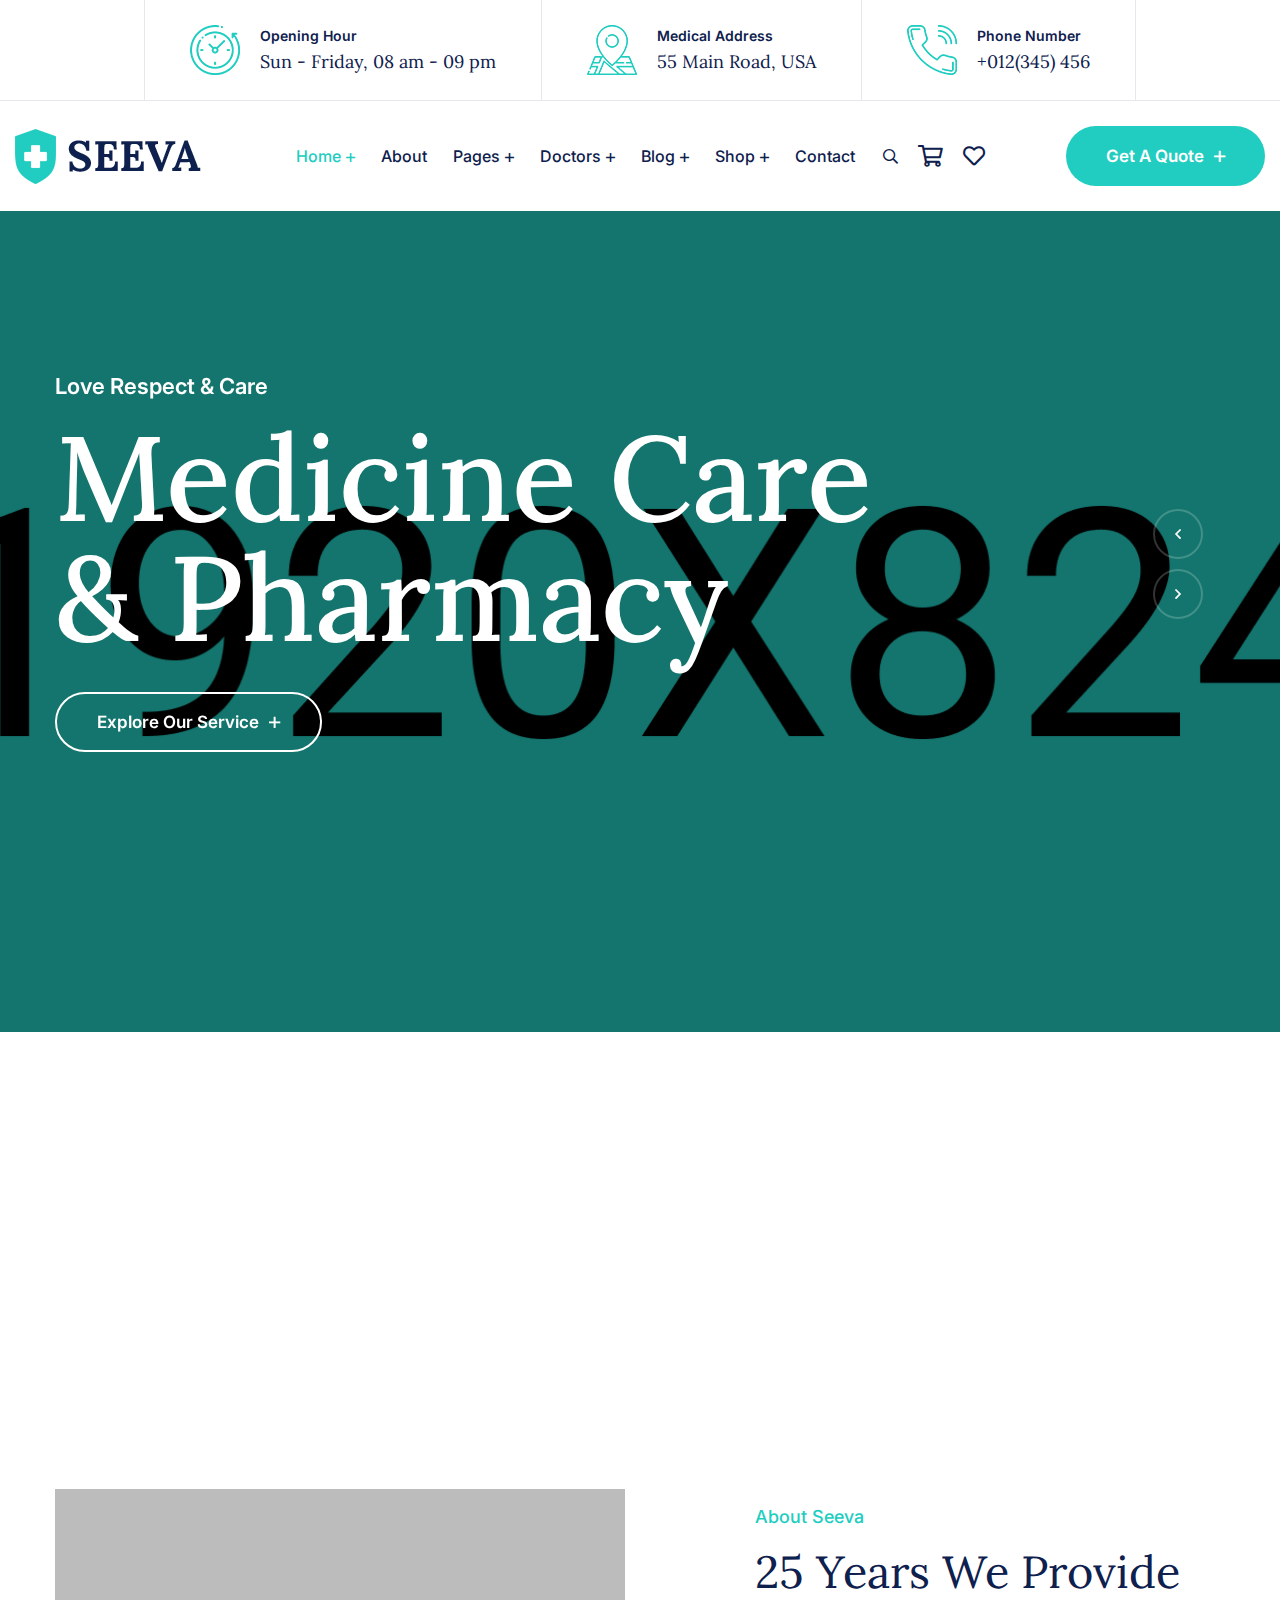
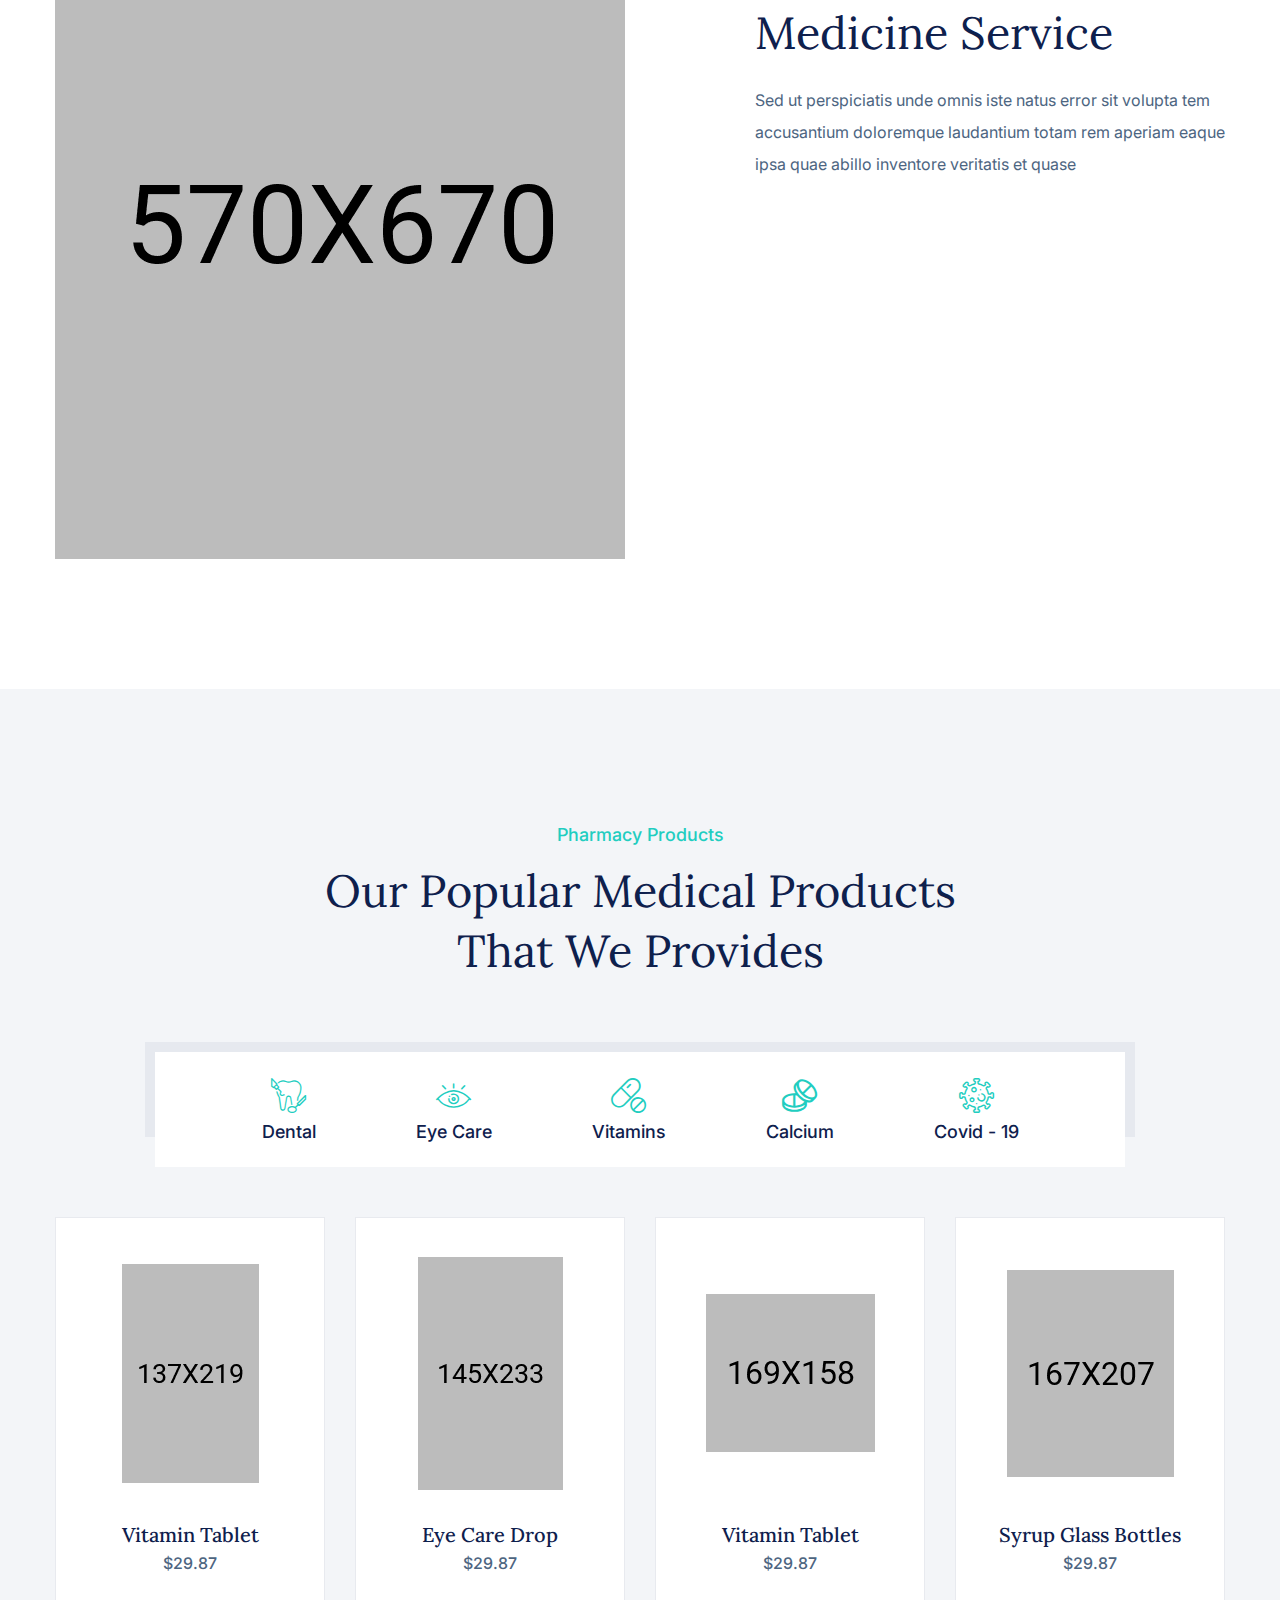
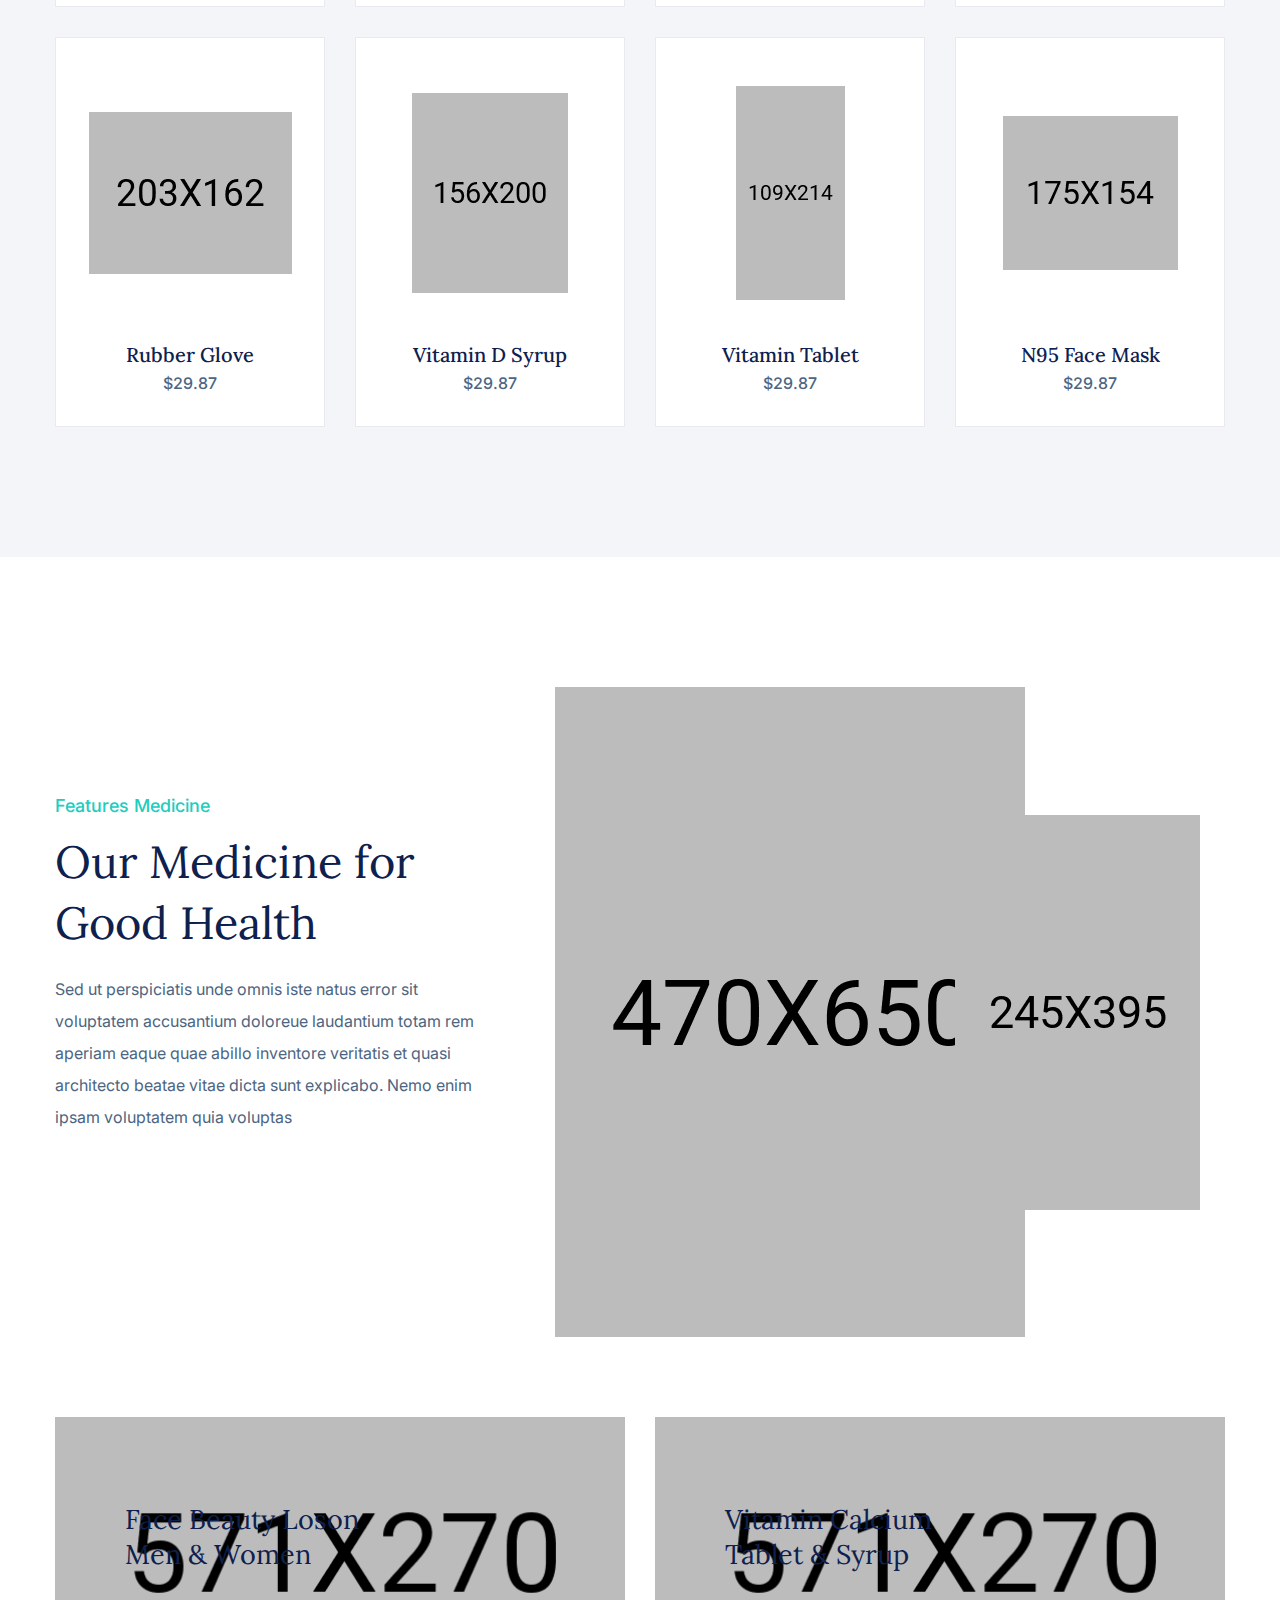
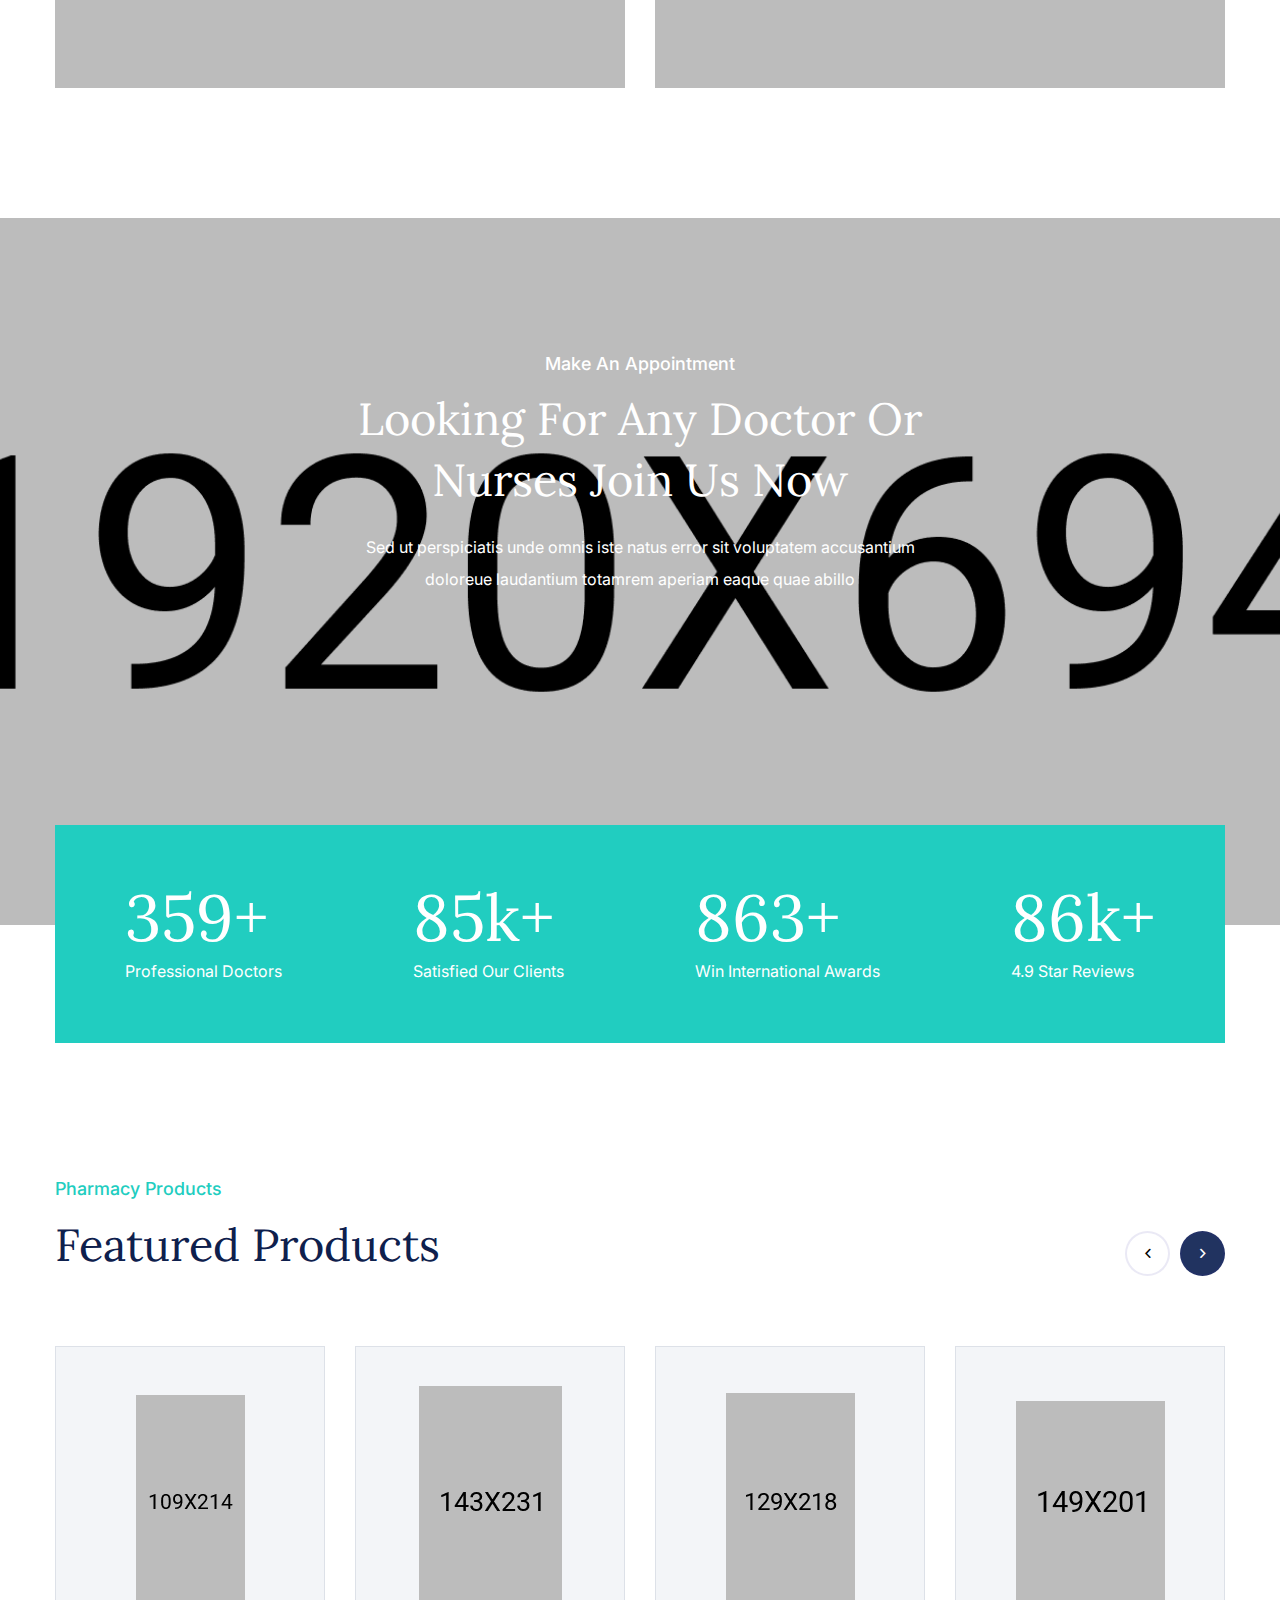
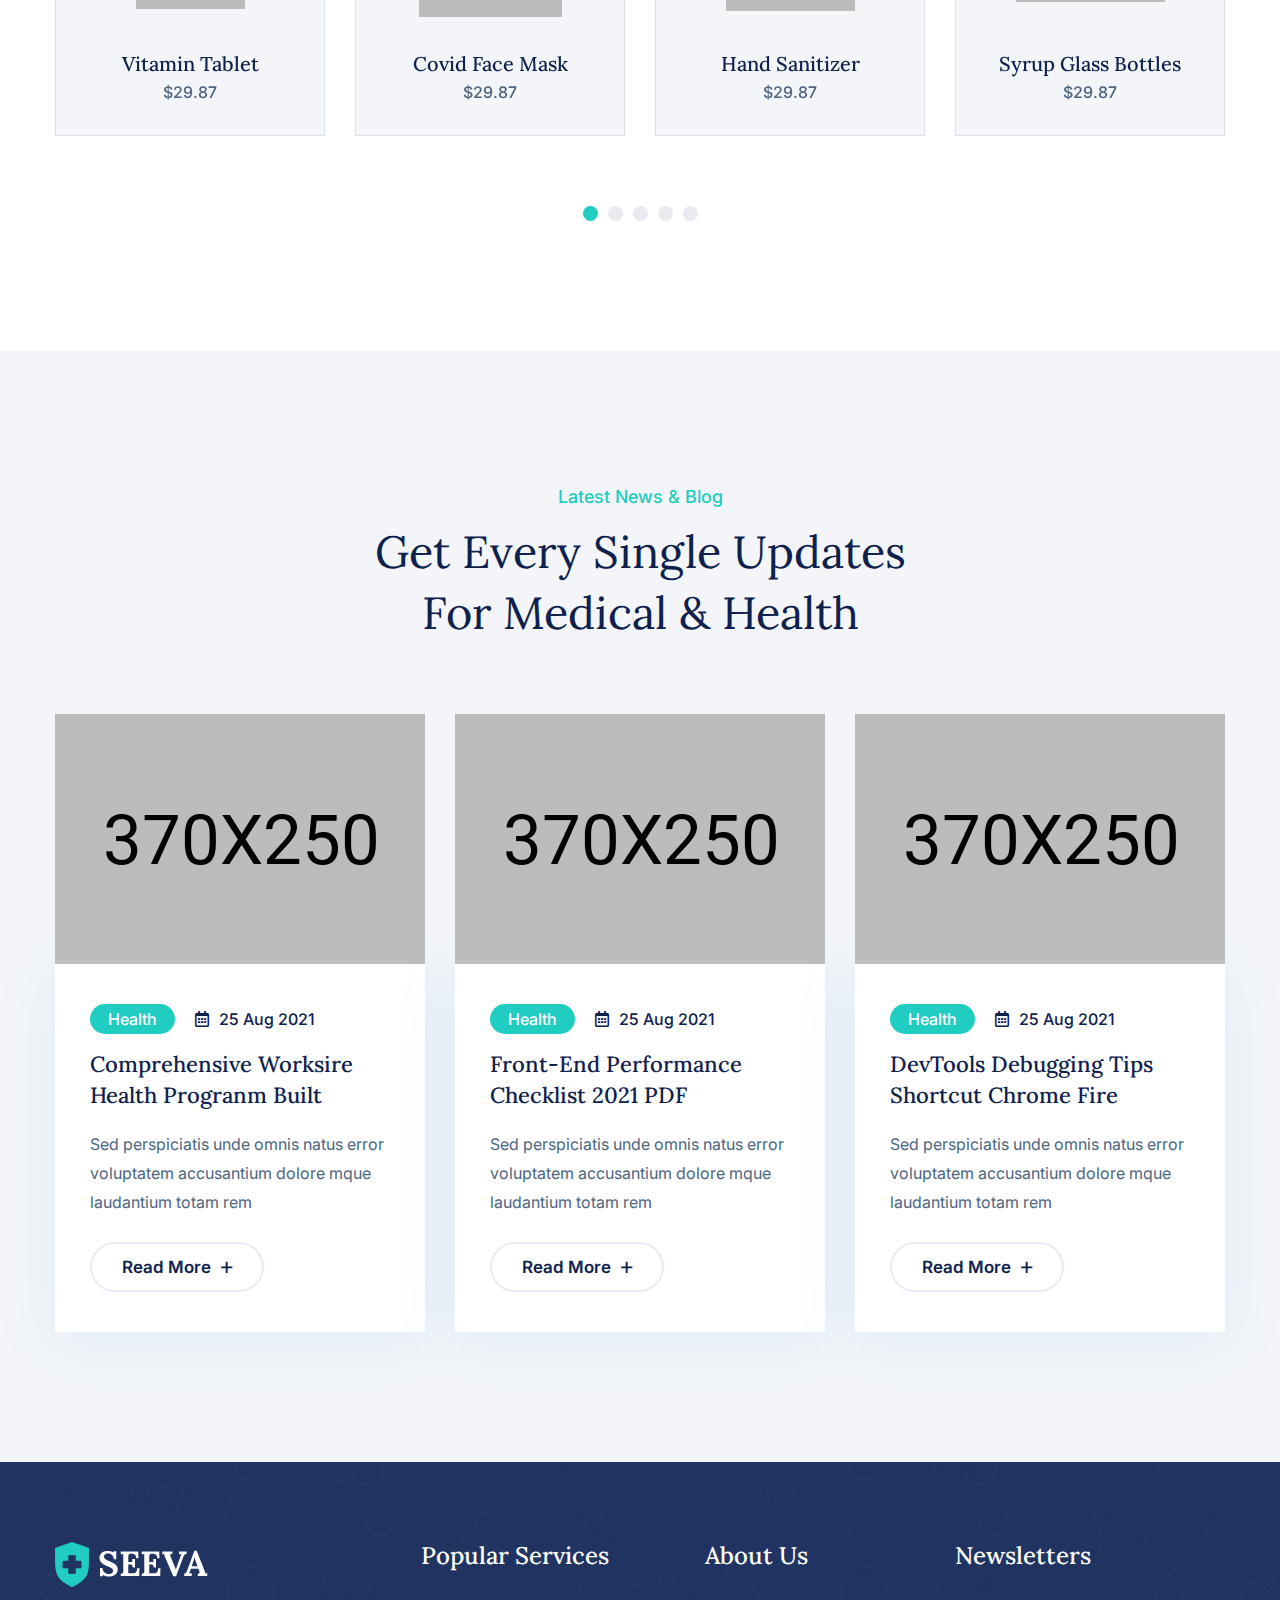
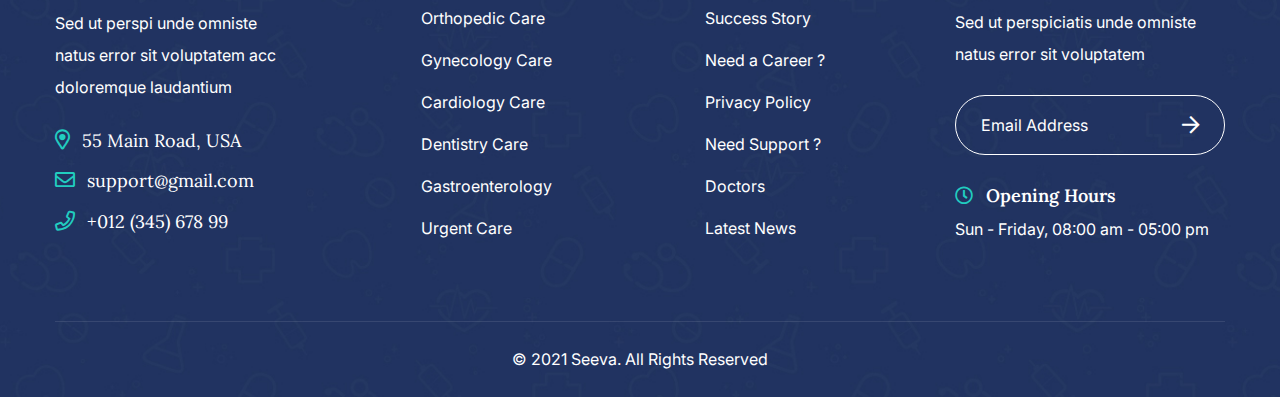
<file: index-five.html>
<!DOCTYPE html>
<html lang="zxx">

<head>
    <meta charset="UTF-8">
    <meta http-equiv="X-UA-Compatible" content="IE=edge">
    <meta name="viewport" content="width=device-width, initial-scale=1.0">
    <title>Seeva - Medical and Dental HTML Template || Home Five</title>

    <!--====== Favicon Icon ======-->
    <link rel="shortcut icon" href="assets/img/favicon.ico" type="img/png" />
    <!--====== Animate Css ======-->
    <link rel="stylesheet" href="assets/css/animate.min.css" />
    <!--====== Bootstrap css ======-->
    <link rel="stylesheet" href="assets/css/bootstrap.min.css" />
    <!--====== Slick Slider ======-->
    <link rel="stylesheet" href="assets/css/slick.min.css" />
    <!--====== Nice Select ======-->
    <link rel="stylesheet" href="assets/css/nice-select.min.css" />
    <!--====== Magnific Popup ======-->
    <link rel="stylesheet" href="assets/css/magnific-popup.min.css" />
    <!--====== Font Awesome ======-->
    <link rel="stylesheet" href="assets/fonts/fontawesome/css/all.min.css" />
    <!--====== Flaticon ======-->
    <link rel="stylesheet" href="assets/fonts/flaticon/css/flaticon.css" />
    <!--====== Main Css ======-->
    <link rel="stylesheet" href="assets/css/style.css" />
</head>

<body>
    <!--====== Start Preloader ======-->
    <div id="preloader">
        <div id="loading-center">
            <div id="object"></div>
        </div>
    </div>
    <!--====== End Preloader ======-->

    <!--====== Start Template Header ======-->
    <header class="template-header sticky-header sticky-header header-five">
        <div class="header-top-list-two d-none d-lg-block">
            <div class="container container-1300">
                <div class="list-items">
                    <div class="single-list-item">
                        <div class="contact-info">
                            <div class="icon">
                                <img src="assets/img/icon/clock.png" alt="Icon">
                            </div>
                            <div class="content">
                                <span class="info-title">Opening Hour</span>
                                <a href="#" class="info-desc">Sun - Friday, 08 am - 09 pm</a>
                            </div>
                        </div>
                    </div>
                    <div class="single-list-item">
                        <div class="contact-info">
                            <div class="icon">
                                <img src="assets/img/icon/map.png" alt="Icon">
                            </div>
                            <div class="content">
                                <span class="info-title">Medical Address</span>
                                <a href="#" class="info-desc">55 Main Road, USA</a>
                            </div>
                        </div>
                    </div>
                    <div class="single-list-item">
                        <div class="contact-info">
                            <div class="icon">
                                <img src="assets/img/icon/phone.png" alt="Icon">
                            </div>
                            <div class="content">
                                <span class="info-title">Phone Number</span>
                                <a href="#" class="info-desc">+012(345) 456</a>
                            </div>
                        </div>
                    </div>
                </div>
            </div>
        </div>
        <div class="container container-1600">
            <div class="header-navigation">
                <div class="header-left">
                    <div class="site-logo">
                        <a href="index.html">
                            <img src="assets/img/logo-3.png" alt="">
                        </a>
                    </div>
                </div>
                <div class="header-center ml-xl-0 ml-auto">
                    <nav class="site-menu item-extra-gap d-none d-xl-block">
                        <ul class="primary-menu">
                            <li class="active">
                                <a href="index.html">Home</a>
                                <ul class="sub-menu">
                                    <li><a href="index.html">Home One</a></li>
                                    <li><a href="index-two.html">Home Two</a></li>
                                    <li><a href="index-three.html">Home Three</a></li>
                                    <li><a href="index-four.html">Home Four</a></li>
                                    <li><a href="index-five.html">Home Five</a></li>
                                </ul>
                            </li>
                            <li><a href="about.html">About</a></li>
                            <li>
                                <a href="#">Pages</a>
                                <ul class="sub-menu">
                                    <li>
                                        <a href="service.html">Services</a>
                                        <ul class="sub-menu">
                                            <li><a href="service.html">Service One</a></li>
                                            <li><a href="service-two.html">Service Two</a></li>
                                            <li><a href="service-details.html">Service Details</a></li>
                                        </ul>
                                    </li>
                                    <li><a href="pricing.html">Pricing Plan</a></li>
                                    <li><a href="faq.html">Help & FAQ</a></li>
                                    <li><a href="gallery.html">Our Gallery</a></li>
                                    <li><a href="appointments.html">Appointment</a></li>
                                </ul>
                            </li>
                            <li>
                                <a href="doctors.html">Doctors</a>
                                <ul class="sub-menu">
                                    <li><a href="doctor-details.html">Doctor Details</a></li>
                                </ul>
                            </li>
                            <li>
                                <a href="blog-standard.html">Blog</a>
                                <ul class="sub-menu">
                                    <li><a href="blog-details.html">Blog Details</a></li>
                                </ul>
                            </li>
                            <li>
                                <a href="shop.html">Shop</a>
                                <ul class="sub-menu">
                                    <li><a href="product-details.html">Shop Details</a></li>
                                </ul>
                            </li>
                            <li><a href="contact.html">Contact</a></li>
                        </ul>
                    </nav>
                    <ul class="extra-icons">
                        <li class="d-none d-sm-block">
                            <a href="#" class="search-btn">
                                <i class="far fa-search"></i>
                            </a>
                        </li>
                        <li class="d-none d-sm-block">
                            <a href="#" class="cart-icon">
                                <i class="far fa-shopping-cart"></i>
                            </a>
                        </li>
                        <li class="d-none d-sm-block">
                            <a href="#" class="wishlist-icon">
                                <i class="far fa-heart"></i>
                            </a>
                        </li>
                        <li class="d-xl-none">
                            <a href="#" class="navbar-toggler">
                                <span></span>
                                <span></span>
                                <span></span>
                            </a>
                        </li>
                    </ul>
                </div>
                <div class="header-right d-none d-lg-flex">
                    <ul class="extra-icons">
                        <li>
                            <a href="#" class="template-btn template-btn-tertiary">Get A Quote <i class="far fa-plus"></i></a>
                        </li>
                    </ul>
                </div>
            </div>
        </div>

        <!-- Start Mobile Panel -->
        <div class="slide-panel mobile-slide-panel">
            <div class="panel-overlay"></div>
            <div class="panel-inner">
                <div class="panel-logo">
                    <img src="assets/img/logo-3.png" alt="">
                </div>
                <nav class="mobile-menu">
                    <ul class="primary-menu">
                        <li class="active">
                            <a href="index.html">Home</a>
                            <ul class="sub-menu">
                                <li><a href="index.html">Home One</a></li>
                                <li><a href="index-two.html">Home Two</a></li>
                                <li><a href="index-three.html">Home Three</a></li>
                                <li><a href="index-four.html">Home Four</a></li>
                                <li><a href="index-five.html">Home Five</a></li>
                            </ul>
                        </li>
                        <li><a href="about.html">About</a></li>
                        <li>
                            <a href="#">Pages</a>
                            <ul class="sub-menu">
                                <li>
                                    <a href="service.html">Services</a>
                                    <ul class="sub-menu">
                                        <li><a href="service.html">Service One</a></li>
                                        <li><a href="service-two.html">Service Two</a></li>
                                        <li><a href="service-details.html">Service Details</a></li>
                                    </ul>
                                </li>
                                <li><a href="pricing.html">Pricing Plan</a></li>
                                <li><a href="faq.html">Help & FAQ</a></li>
                                <li><a href="gallery.html">Our Gallery</a></li>
                                <li><a href="appointments.html">Appointment</a></li>
                            </ul>
                        </li>
                        <li>
                            <a href="doctors.html">Doctors</a>
                            <ul class="sub-menu">
                                <li><a href="doctor-details.html">Doctor Details</a></li>
                            </ul>
                        </li>
                        <li>
                            <a href="blog-standard.html">Blog</a>
                            <ul class="sub-menu">
                                <li><a href="blog-details.html">Blog Details</a></li>
                            </ul>
                        </li>
                        <li>
                            <a href="shop.html">Shop</a>
                            <ul class="sub-menu">
                                <li><a href="product-details.html">Shop Details</a></li>
                            </ul>
                        </li>
                        <li><a href="contact.html">Contact</a></li>
                    </ul>
                </nav>
                <a href="#" class="panel-close">
                    <i class="fal fa-times"></i>
                </a>
            </div>
        </div>
        <!-- Start Mobile Panel -->
    </header>
    <!--====== End Template Header ======-->

    <!--====== Hero Slider Start ======-->
    <section class="hero-slider hero-slider-two style-two">
        <div class="hero-slider-active">
            <div class="single-hero-slider">
                <div class="hero-slider-bg bg-size-cover" style="background-image: url(assets/img/hero-img/hero-slider-6.jpg);"></div>
                <div class="container">
                    <div class="row">
                        <div class="col-lg-9 col-md-9">
                            <div class="hero-content">
                                <span class="tagline" data-animation="fadeInDown" data-delay="0.5s">Love Respect & Care</span>
                                <h1 class="title" data-animation="fadeInLeft" data-delay="0.6s">Medicine Care & Pharmacy</h1>
                                <a href="#" class="template-btn template-btn-bordered" data-animation="fadeInUp" data-delay="0.7s">Explore Our Service <i class="far fa-plus"></i></a>
                            </div>
                        </div>
                    </div>
                </div>
            </div>
            <div class="single-hero-slider">
                <div class="hero-slider-bg bg-size-cover" style="background-image: url(assets/img/hero-img/hero-slider-7.jpg);"></div>
                <div class="container">
                    <div class="row">
                        <div class="col-lg-9 col-md-9">
                            <div class="hero-content">
                                <span class="tagline" data-animation="fadeInDown" data-delay="0.5s">Love Respect & Care</span>
                                <h1 class="title" data-animation="fadeInLeft" data-delay="0.6s">Medicine Care & Pharmacy</h1>
                                <a href="#" class="template-btn template-btn-bordered" data-animation="fadeInUp" data-delay="0.7s">Explore Our Service <i class="far fa-plus"></i></a>
                            </div>
                        </div>
                    </div>
                </div>
            </div>
        </div>
        <div class="hero-slider-arrow"></div>
    </section>
    <!--====== Hero Slider End ======-->

    <!--====== Features Section Start ======-->
    <section class="feature-section pharmacy-feature">
        <div class="container wow fadeInUp" data-wow-delay="0.3s">
            <div class="row no-gutters justify-content-center feature-loop">
                <div class="col-lg-4 col-md-6 col-sm-10">
                    <div class="iconic-box-three">
                        <div class="icon">
                            <i class="flaticon-medicine"></i>
                        </div>
                        <h4 class="title">Medicine Care</h4>
                        <p>
                            Sed ut perspiciatis unde omnis iste natus error sit voluptatem accu
                        </p>
                        <a href="#" class="box-link">Read More <i class="far fa-plus"></i></a>
                    </div>
                </div>
                <div class="col-lg-4 col-md-6 col-sm-10">
                    <div class="iconic-box-three featured-box">
                        <div class="icon">
                            <i class="flaticon-stethoscope"></i>
                        </div>
                        <h4 class="title">Doctors Services</h4>
                        <p>
                            Sed ut perspiciatis unde omnis iste natus error sit voluptatem accu
                        </p>
                        <a href="#" class="box-link">Read More <i class="far fa-plus"></i></a>

                        <span class="big-icon"><i class="flaticon-stethoscope"></i></span>
                    </div>
                </div>
                <div class="col-lg-4 col-md-6 col-sm-10">
                    <div class="iconic-box-three">
                        <div class="icon">
                            <i class="flaticon-flask"></i>
                        </div>
                        <h4 class="title">Medical Equipment</h4>
                        <p>
                            Sed ut perspiciatis unde omnis iste natus error sit voluptatem accu
                        </p>
                        <a href="#" class="box-link">Read More <i class="far fa-plus"></i></a>
                    </div>
                </div>
            </div>
        </div>
    </section>
    <!--====== Features Section ENd ======-->

    <!--====== About Section Start ======-->
    <section class="about-section section-gap">
        <div class="container">
            <div class="row justify-content-center justify-content-lg-between align-items-center">
                <div class="col-lg-6 col-md-10">
                    <div class="about-img">
                        <img src="assets/img/section-img/about-img-3.jpg" alt="Image">
                    </div>
                </div>
                <div class="col-xl-5 col-lg-6 col-md-8 col-sm-10">
                    <div class="about-content mt-md-50">
                        <div class="section-heading mb-20">
                            <span class="tagline color-tertiary">About Seeva</span>
                            <h2 class="title">
                                25 Years We Provide Medicine Service
                            </h2>
                        </div>
                        <p>
                            Sed ut perspiciatis unde omnis iste natus error sit volupta tem accusantium doloremque laudantium totam rem aperiam eaque ipsa quae abillo inventore veritatis et quase
                        </p>
                        <ul class="check-list-two mt-40">
                            <li class="wow fadeInUp" data-wow-delay="0.3s">
                                <h5>Pharmacy Care</h5>
                                <p>
                                    Volupta tem accusantium doloremque laudantium totam rem aperiam eaque ipsa quae abillo
                                </p>
                            </li>
                            <li class="wow fadeInUp" data-wow-delay="0.3s">
                                <h5>Doctors Care</h5>
                                <p>
                                    Quis autem vel eum iure reprehenderit voluptate velit esse quam nihil molestiae consequa
                                </p>
                            </li>
                        </ul>
                        <a href="#" class="template-btn template-btn-fourth mt-40 wow fadeInUp" data-wow-delay="0.3s">
                            Learn More <i class="far fa-plus"></i>
                        </a>
                    </div>
                </div>
            </div>
        </div>
    </section>
    <!--====== About Section End ======-->

    <!--====== Product Tab Section Start ======-->
    <section class="product-tab-section bg-color-grey section-gap">
        <div class="container">
            <div class="row justify-content-center">
                <div class="col-lg-7 col-md-8">
                    <div class="section-heading text-center mb-70">
                        <span class="tagline color-tertiary">Pharmacy Products</span>
                        <h2 class="title">
                            Our Popular Medical Products That We Provides
                        </h2>
                    </div>
                </div>
                <div class="col-lg-10">
                    <div class="product-tab-nav mb-20">
                        <ul class="nav nav-tabs" id="productTab" role="tablist">
                            <li class="nav-item">
                                <a class="nav-link active" data-toggle="tab" href="#cat-dental" role="tab">
                                    <span class="icon">
                                        <i class="flaticon-dental-care-2"></i>
                                    </span>
                                    <span>Dental</span>
                                </a>
                            </li>
                            <li class="nav-item">
                                <a class="nav-link" data-toggle="tab" href="#cat-eye" role="tab">
                                    <span class="icon">
                                        <i class="flaticon-eye"></i>
                                    </span>
                                    <span>Eye Care</span>
                                </a>
                            </li>
                            <li class="nav-item">
                                <a class="nav-link" data-toggle="tab" href="#cat-vitamins" role="tab">
                                    <span class="icon">
                                        <i class="flaticon-pills"></i>
                                    </span>
                                    <span>Vitamins</span>
                                </a>
                            </li>
                            <li class="nav-item">
                                <a class="nav-link" data-toggle="tab" href="#cat-calcium" role="tab">
                                    <span class="icon">
                                        <i class="flaticon-pills-1"></i>
                                    </span>
                                    <span>Calcium</span>
                                </a>
                            </li>
                            <li class="nav-item">
                                <a class="nav-link" data-toggle="tab" href="#cat-covid" role="tab">
                                    <span class="icon">
                                        <i class="flaticon-virus"></i>
                                    </span>
                                    <span>Covid - 19</span>
                                </a>
                            </li>
                        </ul>
                    </div>
                </div>
                <div class="col-12">
                    <div class="tab-content" id="productTabContent">
                        <div class="tab-pane fade show active" id="cat-dental" role="tabpanel">
                            <div class="row justify-content-center product-boxes">
                                <div class="col-lg-3 col-sm-6">
                                    <div class="product-box mt-30">
                                        <div class="thumbnail">
                                            <img src="assets/img/products/01.png" alt="Image">
                                        </div>
                                        <div class="content">
                                            <h5 class="title">
                                                <a href="product-details.html">Vitamin Tablet</a>
                                            </h5>
                                            <span class="price">$29.87</span>
                                        </div>
                                        <div class="hover-action">
                                            <ul class="action-btns">
                                                <li><a href="#"><i class="far fa-heart"></i></a></li>
                                                <li><a href="#"><i class="far fa-expand"></i></a></li>
                                                <li><a href="#"><i class="far fa-repeat-alt"></i></a></li>
                                            </ul>
                                            <a href="#" class="add-to-cart">Add to cart <i class="far fa-plus"></i></a>
                                        </div>
                                    </div>
                                </div>
                                <div class="col-lg-3 col-sm-6">
                                    <div class="product-box mt-30">
                                        <div class="thumbnail">
                                            <img src="assets/img/products/02.png" alt="Image">
                                        </div>
                                        <div class="content">
                                            <h5 class="title">
                                                <a href="product-details.html">Eye Care Drop</a>
                                            </h5>
                                            <span class="price">$29.87</span>
                                        </div>
                                        <div class="hover-action">
                                            <ul class="action-btns">
                                                <li><a href="#"><i class="far fa-heart"></i></a></li>
                                                <li><a href="#"><i class="far fa-expand"></i></a></li>
                                                <li><a href="#"><i class="far fa-repeat-alt"></i></a></li>
                                            </ul>
                                            <a href="#" class="add-to-cart">Add to cart <i class="far fa-plus"></i></a>
                                        </div>
                                    </div>
                                </div>
                                <div class="col-lg-3 col-sm-6">
                                    <div class="product-box mt-30">
                                        <div class="thumbnail">
                                            <img src="assets/img/products/03.png" alt="Image">
                                        </div>
                                        <div class="content">
                                            <h5 class="title">
                                                <a href="product-details.html">Vitamin Tablet</a>
                                            </h5>
                                            <span class="price">$29.87</span>
                                        </div>
                                        <div class="hover-action">
                                            <ul class="action-btns">
                                                <li><a href="#"><i class="far fa-heart"></i></a></li>
                                                <li><a href="#"><i class="far fa-expand"></i></a></li>
                                                <li><a href="#"><i class="far fa-repeat-alt"></i></a></li>
                                            </ul>
                                            <a href="#" class="add-to-cart">Add to cart <i class="far fa-plus"></i></a>
                                        </div>
                                    </div>
                                </div>
                                <div class="col-lg-3 col-sm-6">
                                    <div class="product-box mt-30">
                                        <div class="thumbnail">
                                            <img src="assets/img/products/04.png" alt="Image">
                                        </div>
                                        <div class="content">
                                            <h5 class="title">
                                                <a href="product-details.html">Syrup Glass Bottles</a>
                                            </h5>
                                            <span class="price">$29.87</span>
                                        </div>
                                        <div class="hover-action">
                                            <ul class="action-btns">
                                                <li><a href="#"><i class="far fa-heart"></i></a></li>
                                                <li><a href="#"><i class="far fa-expand"></i></a></li>
                                                <li><a href="#"><i class="far fa-repeat-alt"></i></a></li>
                                            </ul>
                                            <a href="#" class="add-to-cart">Add to cart <i class="far fa-plus"></i></a>
                                        </div>
                                    </div>
                                </div>
                                <div class="col-lg-3 col-sm-6">
                                    <div class="product-box mt-30">
                                        <div class="thumbnail">
                                            <img src="assets/img/products/05.png" alt="Image">
                                        </div>
                                        <div class="content">
                                            <h5 class="title">
                                                <a href="product-details.html">Rubber Glove</a>
                                            </h5>
                                            <span class="price">$29.87</span>
                                        </div>
                                        <div class="hover-action">
                                            <ul class="action-btns">
                                                <li><a href="#"><i class="far fa-heart"></i></a></li>
                                                <li><a href="#"><i class="far fa-expand"></i></a></li>
                                                <li><a href="#"><i class="far fa-repeat-alt"></i></a></li>
                                            </ul>
                                            <a href="#" class="add-to-cart">Add to cart <i class="far fa-plus"></i></a>
                                        </div>
                                    </div>
                                </div>
                                <div class="col-lg-3 col-sm-6">
                                    <div class="product-box mt-30">
                                        <div class="thumbnail">
                                            <img src="assets/img/products/06.png" alt="Image">
                                        </div>
                                        <div class="content">
                                            <h5 class="title">
                                                <a href="product-details.html">Vitamin D Syrup</a>
                                            </h5>
                                            <span class="price">$29.87</span>
                                        </div>
                                        <div class="hover-action">
                                            <ul class="action-btns">
                                                <li><a href="#"><i class="far fa-heart"></i></a></li>
                                                <li><a href="#"><i class="far fa-expand"></i></a></li>
                                                <li><a href="#"><i class="far fa-repeat-alt"></i></a></li>
                                            </ul>
                                            <a href="#" class="add-to-cart">Add to cart <i class="far fa-plus"></i></a>
                                        </div>
                                    </div>
                                </div>
                                <div class="col-lg-3 col-sm-6">
                                    <div class="product-box mt-30">
                                        <div class="thumbnail">
                                            <img src="assets/img/products/07.png" alt="Image">
                                        </div>
                                        <div class="content">
                                            <h5 class="title">
                                                <a href="product-details.html">Vitamin Tablet</a>
                                            </h5>
                                            <span class="price">$29.87</span>
                                        </div>
                                        <div class="hover-action">
                                            <ul class="action-btns">
                                                <li><a href="#"><i class="far fa-heart"></i></a></li>
                                                <li><a href="#"><i class="far fa-expand"></i></a></li>
                                                <li><a href="#"><i class="far fa-repeat-alt"></i></a></li>
                                            </ul>
                                            <a href="#" class="add-to-cart">Add to cart <i class="far fa-plus"></i></a>
                                        </div>
                                    </div>
                                </div>
                                <div class="col-lg-3 col-sm-6">
                                    <div class="product-box mt-30">
                                        <div class="thumbnail">
                                            <img src="assets/img/products/08.png" alt="Image">
                                        </div>
                                        <div class="content">
                                            <h5 class="title">
                                                <a href="product-details.html">N95 Face Mask</a>
                                            </h5>
                                            <span class="price">$29.87</span>
                                        </div>
                                        <div class="hover-action">
                                            <ul class="action-btns">
                                                <li><a href="#"><i class="far fa-heart"></i></a></li>
                                                <li><a href="#"><i class="far fa-expand"></i></a></li>
                                                <li><a href="#"><i class="far fa-repeat-alt"></i></a></li>
                                            </ul>
                                            <a href="#" class="add-to-cart">Add to cart <i class="far fa-plus"></i></a>
                                        </div>
                                    </div>
                                </div>
                            </div>
                        </div>
                        <div class="tab-pane fade" id="cat-eye" role="tabpanel">
                            <div class="row justify-content-center product-boxes">
                                <div class="col-lg-3 col-sm-6">
                                    <div class="product-box mt-30">
                                        <div class="thumbnail">
                                            <img src="assets/img/products/01.png" alt="Image">
                                        </div>
                                        <div class="content">
                                            <h5 class="title">
                                                <a href="product-details.html">Vitamin Tablet</a>
                                            </h5>
                                            <span class="price">$29.87</span>
                                        </div>
                                        <div class="hover-action">
                                            <ul class="action-btns">
                                                <li><a href="#"><i class="far fa-heart"></i></a></li>
                                                <li><a href="#"><i class="far fa-expand"></i></a></li>
                                                <li><a href="#"><i class="far fa-repeat-alt"></i></a></li>
                                            </ul>
                                            <a href="#" class="add-to-cart">Add to cart <i class="far fa-plus"></i></a>
                                        </div>
                                    </div>
                                </div>
                                <div class="col-lg-3 col-sm-6">
                                    <div class="product-box mt-30">
                                        <div class="thumbnail">
                                            <img src="assets/img/products/02.png" alt="Image">
                                        </div>
                                        <div class="content">
                                            <h5 class="title">
                                                <a href="product-details.html">Eye Care Drop</a>
                                            </h5>
                                            <span class="price">$29.87</span>
                                        </div>
                                        <div class="hover-action">
                                            <ul class="action-btns">
                                                <li><a href="#"><i class="far fa-heart"></i></a></li>
                                                <li><a href="#"><i class="far fa-expand"></i></a></li>
                                                <li><a href="#"><i class="far fa-repeat-alt"></i></a></li>
                                            </ul>
                                            <a href="#" class="add-to-cart">Add to cart <i class="far fa-plus"></i></a>
                                        </div>
                                    </div>
                                </div>
                                <div class="col-lg-3 col-sm-6">
                                    <div class="product-box mt-30">
                                        <div class="thumbnail">
                                            <img src="assets/img/products/03.png" alt="Image">
                                        </div>
                                        <div class="content">
                                            <h5 class="title">
                                                <a href="product-details.html">Vitamin Tablet</a>
                                            </h5>
                                            <span class="price">$29.87</span>
                                        </div>
                                        <div class="hover-action">
                                            <ul class="action-btns">
                                                <li><a href="#"><i class="far fa-heart"></i></a></li>
                                                <li><a href="#"><i class="far fa-expand"></i></a></li>
                                                <li><a href="#"><i class="far fa-repeat-alt"></i></a></li>
                                            </ul>
                                            <a href="#" class="add-to-cart">Add to cart <i class="far fa-plus"></i></a>
                                        </div>
                                    </div>
                                </div>
                                <div class="col-lg-3 col-sm-6">
                                    <div class="product-box mt-30">
                                        <div class="thumbnail">
                                            <img src="assets/img/products/04.png" alt="Image">
                                        </div>
                                        <div class="content">
                                            <h5 class="title">
                                                <a href="product-details.html">Syrup Glass Bottles</a>
                                            </h5>
                                            <span class="price">$29.87</span>
                                        </div>
                                        <div class="hover-action">
                                            <ul class="action-btns">
                                                <li><a href="#"><i class="far fa-heart"></i></a></li>
                                                <li><a href="#"><i class="far fa-expand"></i></a></li>
                                                <li><a href="#"><i class="far fa-repeat-alt"></i></a></li>
                                            </ul>
                                            <a href="#" class="add-to-cart">Add to cart <i class="far fa-plus"></i></a>
                                        </div>
                                    </div>
                                </div>
                                <div class="col-lg-3 col-sm-6">
                                    <div class="product-box mt-30">
                                        <div class="thumbnail">
                                            <img src="assets/img/products/05.png" alt="Image">
                                        </div>
                                        <div class="content">
                                            <h5 class="title">
                                                <a href="product-details.html">Rubber Glove</a>
                                            </h5>
                                            <span class="price">$29.87</span>
                                        </div>
                                        <div class="hover-action">
                                            <ul class="action-btns">
                                                <li><a href="#"><i class="far fa-heart"></i></a></li>
                                                <li><a href="#"><i class="far fa-expand"></i></a></li>
                                                <li><a href="#"><i class="far fa-repeat-alt"></i></a></li>
                                            </ul>
                                            <a href="#" class="add-to-cart">Add to cart <i class="far fa-plus"></i></a>
                                        </div>
                                    </div>
                                </div>
                                <div class="col-lg-3 col-sm-6">
                                    <div class="product-box mt-30">
                                        <div class="thumbnail">
                                            <img src="assets/img/products/06.png" alt="Image">
                                        </div>
                                        <div class="content">
                                            <h5 class="title">
                                                <a href="product-details.html">Vitamin D Syrup</a>
                                            </h5>
                                            <span class="price">$29.87</span>
                                        </div>
                                        <div class="hover-action">
                                            <ul class="action-btns">
                                                <li><a href="#"><i class="far fa-heart"></i></a></li>
                                                <li><a href="#"><i class="far fa-expand"></i></a></li>
                                                <li><a href="#"><i class="far fa-repeat-alt"></i></a></li>
                                            </ul>
                                            <a href="#" class="add-to-cart">Add to cart <i class="far fa-plus"></i></a>
                                        </div>
                                    </div>
                                </div>
                                <div class="col-lg-3 col-sm-6">
                                    <div class="product-box mt-30">
                                        <div class="thumbnail">
                                            <img src="assets/img/products/07.png" alt="Image">
                                        </div>
                                        <div class="content">
                                            <h5 class="title">
                                                <a href="product-details.html">Vitamin Tablet</a>
                                            </h5>
                                            <span class="price">$29.87</span>
                                        </div>
                                        <div class="hover-action">
                                            <ul class="action-btns">
                                                <li><a href="#"><i class="far fa-heart"></i></a></li>
                                                <li><a href="#"><i class="far fa-expand"></i></a></li>
                                                <li><a href="#"><i class="far fa-repeat-alt"></i></a></li>
                                            </ul>
                                            <a href="#" class="add-to-cart">Add to cart <i class="far fa-plus"></i></a>
                                        </div>
                                    </div>
                                </div>
                                <div class="col-lg-3 col-sm-6">
                                    <div class="product-box mt-30">
                                        <div class="thumbnail">
                                            <img src="assets/img/products/08.png" alt="Image">
                                        </div>
                                        <div class="content">
                                            <h5 class="title">
                                                <a href="product-details.html">N95 Face Mask</a>
                                            </h5>
                                            <span class="price">$29.87</span>
                                        </div>
                                        <div class="hover-action">
                                            <ul class="action-btns">
                                                <li><a href="#"><i class="far fa-heart"></i></a></li>
                                                <li><a href="#"><i class="far fa-expand"></i></a></li>
                                                <li><a href="#"><i class="far fa-repeat-alt"></i></a></li>
                                            </ul>
                                            <a href="#" class="add-to-cart">Add to cart <i class="far fa-plus"></i></a>
                                        </div>
                                    </div>
                                </div>
                            </div>
                        </div>
                        <div class="tab-pane fade" id="cat-vitamins" role="tabpanel">
                            <div class="row justify-content-center product-boxes">
                                <div class="col-lg-3 col-sm-6">
                                    <div class="product-box mt-30">
                                        <div class="thumbnail">
                                            <img src="assets/img/products/01.png" alt="Image">
                                        </div>
                                        <div class="content">
                                            <h5 class="title">
                                                <a href="product-details.html">Vitamin Tablet</a>
                                            </h5>
                                            <span class="price">$29.87</span>
                                        </div>
                                        <div class="hover-action">
                                            <ul class="action-btns">
                                                <li><a href="#"><i class="far fa-heart"></i></a></li>
                                                <li><a href="#"><i class="far fa-expand"></i></a></li>
                                                <li><a href="#"><i class="far fa-repeat-alt"></i></a></li>
                                            </ul>
                                            <a href="#" class="add-to-cart">Add to cart <i class="far fa-plus"></i></a>
                                        </div>
                                    </div>
                                </div>
                                <div class="col-lg-3 col-sm-6">
                                    <div class="product-box mt-30">
                                        <div class="thumbnail">
                                            <img src="assets/img/products/02.png" alt="Image">
                                        </div>
                                        <div class="content">
                                            <h5 class="title">
                                                <a href="product-details.html">Eye Care Drop</a>
                                            </h5>
                                            <span class="price">$29.87</span>
                                        </div>
                                        <div class="hover-action">
                                            <ul class="action-btns">
                                                <li><a href="#"><i class="far fa-heart"></i></a></li>
                                                <li><a href="#"><i class="far fa-expand"></i></a></li>
                                                <li><a href="#"><i class="far fa-repeat-alt"></i></a></li>
                                            </ul>
                                            <a href="#" class="add-to-cart">Add to cart <i class="far fa-plus"></i></a>
                                        </div>
                                    </div>
                                </div>
                                <div class="col-lg-3 col-sm-6">
                                    <div class="product-box mt-30">
                                        <div class="thumbnail">
                                            <img src="assets/img/products/03.png" alt="Image">
                                        </div>
                                        <div class="content">
                                            <h5 class="title">
                                                <a href="product-details.html">Vitamin Tablet</a>
                                            </h5>
                                            <span class="price">$29.87</span>
                                        </div>
                                        <div class="hover-action">
                                            <ul class="action-btns">
                                                <li><a href="#"><i class="far fa-heart"></i></a></li>
                                                <li><a href="#"><i class="far fa-expand"></i></a></li>
                                                <li><a href="#"><i class="far fa-repeat-alt"></i></a></li>
                                            </ul>
                                            <a href="#" class="add-to-cart">Add to cart <i class="far fa-plus"></i></a>
                                        </div>
                                    </div>
                                </div>
                                <div class="col-lg-3 col-sm-6">
                                    <div class="product-box mt-30">
                                        <div class="thumbnail">
                                            <img src="assets/img/products/04.png" alt="Image">
                                        </div>
                                        <div class="content">
                                            <h5 class="title">
                                                <a href="product-details.html">Syrup Glass Bottles</a>
                                            </h5>
                                            <span class="price">$29.87</span>
                                        </div>
                                        <div class="hover-action">
                                            <ul class="action-btns">
                                                <li><a href="#"><i class="far fa-heart"></i></a></li>
                                                <li><a href="#"><i class="far fa-expand"></i></a></li>
                                                <li><a href="#"><i class="far fa-repeat-alt"></i></a></li>
                                            </ul>
                                            <a href="#" class="add-to-cart">Add to cart <i class="far fa-plus"></i></a>
                                        </div>
                                    </div>
                                </div>
                                <div class="col-lg-3 col-sm-6">
                                    <div class="product-box mt-30">
                                        <div class="thumbnail">
                                            <img src="assets/img/products/05.png" alt="Image">
                                        </div>
                                        <div class="content">
                                            <h5 class="title">
                                                <a href="product-details.html">Rubber Glove</a>
                                            </h5>
                                            <span class="price">$29.87</span>
                                        </div>
                                        <div class="hover-action">
                                            <ul class="action-btns">
                                                <li><a href="#"><i class="far fa-heart"></i></a></li>
                                                <li><a href="#"><i class="far fa-expand"></i></a></li>
                                                <li><a href="#"><i class="far fa-repeat-alt"></i></a></li>
                                            </ul>
                                            <a href="#" class="add-to-cart">Add to cart <i class="far fa-plus"></i></a>
                                        </div>
                                    </div>
                                </div>
                                <div class="col-lg-3 col-sm-6">
                                    <div class="product-box mt-30">
                                        <div class="thumbnail">
                                            <img src="assets/img/products/06.png" alt="Image">
                                        </div>
                                        <div class="content">
                                            <h5 class="title">
                                                <a href="product-details.html">Vitamin D Syrup</a>
                                            </h5>
                                            <span class="price">$29.87</span>
                                        </div>
                                        <div class="hover-action">
                                            <ul class="action-btns">
                                                <li><a href="#"><i class="far fa-heart"></i></a></li>
                                                <li><a href="#"><i class="far fa-expand"></i></a></li>
                                                <li><a href="#"><i class="far fa-repeat-alt"></i></a></li>
                                            </ul>
                                            <a href="#" class="add-to-cart">Add to cart <i class="far fa-plus"></i></a>
                                        </div>
                                    </div>
                                </div>
                                <div class="col-lg-3 col-sm-6">
                                    <div class="product-box mt-30">
                                        <div class="thumbnail">
                                            <img src="assets/img/products/07.png" alt="Image">
                                        </div>
                                        <div class="content">
                                            <h5 class="title">
                                                <a href="product-details.html">Vitamin Tablet</a>
                                            </h5>
                                            <span class="price">$29.87</span>
                                        </div>
                                        <div class="hover-action">
                                            <ul class="action-btns">
                                                <li><a href="#"><i class="far fa-heart"></i></a></li>
                                                <li><a href="#"><i class="far fa-expand"></i></a></li>
                                                <li><a href="#"><i class="far fa-repeat-alt"></i></a></li>
                                            </ul>
                                            <a href="#" class="add-to-cart">Add to cart <i class="far fa-plus"></i></a>
                                        </div>
                                    </div>
                                </div>
                                <div class="col-lg-3 col-sm-6">
                                    <div class="product-box mt-30">
                                        <div class="thumbnail">
                                            <img src="assets/img/products/08.png" alt="Image">
                                        </div>
                                        <div class="content">
                                            <h5 class="title">
                                                <a href="product-details.html">N95 Face Mask</a>
                                            </h5>
                                            <span class="price">$29.87</span>
                                        </div>
                                        <div class="hover-action">
                                            <ul class="action-btns">
                                                <li><a href="#"><i class="far fa-heart"></i></a></li>
                                                <li><a href="#"><i class="far fa-expand"></i></a></li>
                                                <li><a href="#"><i class="far fa-repeat-alt"></i></a></li>
                                            </ul>
                                            <a href="#" class="add-to-cart">Add to cart <i class="far fa-plus"></i></a>
                                        </div>
                                    </div>
                                </div>
                            </div>
                        </div>
                        <div class="tab-pane fade" id="cat-calcium" role="tabpanel">
                            <div class="row justify-content-center product-boxes">
                                <div class="col-lg-3 col-sm-6">
                                    <div class="product-box mt-30">
                                        <div class="thumbnail">
                                            <img src="assets/img/products/01.png" alt="Image">
                                        </div>
                                        <div class="content">
                                            <h5 class="title">
                                                <a href="product-details.html">Vitamin Tablet</a>
                                            </h5>
                                            <span class="price">$29.87</span>
                                        </div>
                                        <div class="hover-action">
                                            <ul class="action-btns">
                                                <li><a href="#"><i class="far fa-heart"></i></a></li>
                                                <li><a href="#"><i class="far fa-expand"></i></a></li>
                                                <li><a href="#"><i class="far fa-repeat-alt"></i></a></li>
                                            </ul>
                                            <a href="#" class="add-to-cart">Add to cart <i class="far fa-plus"></i></a>
                                        </div>
                                    </div>
                                </div>
                                <div class="col-lg-3 col-sm-6">
                                    <div class="product-box mt-30">
                                        <div class="thumbnail">
                                            <img src="assets/img/products/02.png" alt="Image">
                                        </div>
                                        <div class="content">
                                            <h5 class="title">
                                                <a href="product-details.html">Eye Care Drop</a>
                                            </h5>
                                            <span class="price">$29.87</span>
                                        </div>
                                        <div class="hover-action">
                                            <ul class="action-btns">
                                                <li><a href="#"><i class="far fa-heart"></i></a></li>
                                                <li><a href="#"><i class="far fa-expand"></i></a></li>
                                                <li><a href="#"><i class="far fa-repeat-alt"></i></a></li>
                                            </ul>
                                            <a href="#" class="add-to-cart">Add to cart <i class="far fa-plus"></i></a>
                                        </div>
                                    </div>
                                </div>
                                <div class="col-lg-3 col-sm-6">
                                    <div class="product-box mt-30">
                                        <div class="thumbnail">
                                            <img src="assets/img/products/03.png" alt="Image">
                                        </div>
                                        <div class="content">
                                            <h5 class="title">
                                                <a href="product-details.html">Vitamin Tablet</a>
                                            </h5>
                                            <span class="price">$29.87</span>
                                        </div>
                                        <div class="hover-action">
                                            <ul class="action-btns">
                                                <li><a href="#"><i class="far fa-heart"></i></a></li>
                                                <li><a href="#"><i class="far fa-expand"></i></a></li>
                                                <li><a href="#"><i class="far fa-repeat-alt"></i></a></li>
                                            </ul>
                                            <a href="#" class="add-to-cart">Add to cart <i class="far fa-plus"></i></a>
                                        </div>
                                    </div>
                                </div>
                                <div class="col-lg-3 col-sm-6">
                                    <div class="product-box mt-30">
                                        <div class="thumbnail">
                                            <img src="assets/img/products/04.png" alt="Image">
                                        </div>
                                        <div class="content">
                                            <h5 class="title">
                                                <a href="product-details.html">Syrup Glass Bottles</a>
                                            </h5>
                                            <span class="price">$29.87</span>
                                        </div>
                                        <div class="hover-action">
                                            <ul class="action-btns">
                                                <li><a href="#"><i class="far fa-heart"></i></a></li>
                                                <li><a href="#"><i class="far fa-expand"></i></a></li>
                                                <li><a href="#"><i class="far fa-repeat-alt"></i></a></li>
                                            </ul>
                                            <a href="#" class="add-to-cart">Add to cart <i class="far fa-plus"></i></a>
                                        </div>
                                    </div>
                                </div>
                                <div class="col-lg-3 col-sm-6">
                                    <div class="product-box mt-30">
                                        <div class="thumbnail">
                                            <img src="assets/img/products/05.png" alt="Image">
                                        </div>
                                        <div class="content">
                                            <h5 class="title">
                                                <a href="product-details.html">Rubber Glove</a>
                                            </h5>
                                            <span class="price">$29.87</span>
                                        </div>
                                        <div class="hover-action">
                                            <ul class="action-btns">
                                                <li><a href="#"><i class="far fa-heart"></i></a></li>
                                                <li><a href="#"><i class="far fa-expand"></i></a></li>
                                                <li><a href="#"><i class="far fa-repeat-alt"></i></a></li>
                                            </ul>
                                            <a href="#" class="add-to-cart">Add to cart <i class="far fa-plus"></i></a>
                                        </div>
                                    </div>
                                </div>
                                <div class="col-lg-3 col-sm-6">
                                    <div class="product-box mt-30">
                                        <div class="thumbnail">
                                            <img src="assets/img/products/06.png" alt="Image">
                                        </div>
                                        <div class="content">
                                            <h5 class="title">
                                                <a href="product-details.html">Vitamin D Syrup</a>
                                            </h5>
                                            <span class="price">$29.87</span>
                                        </div>
                                        <div class="hover-action">
                                            <ul class="action-btns">
                                                <li><a href="#"><i class="far fa-heart"></i></a></li>
                                                <li><a href="#"><i class="far fa-expand"></i></a></li>
                                                <li><a href="#"><i class="far fa-repeat-alt"></i></a></li>
                                            </ul>
                                            <a href="#" class="add-to-cart">Add to cart <i class="far fa-plus"></i></a>
                                        </div>
                                    </div>
                                </div>
                                <div class="col-lg-3 col-sm-6">
                                    <div class="product-box mt-30">
                                        <div class="thumbnail">
                                            <img src="assets/img/products/07.png" alt="Image">
                                        </div>
                                        <div class="content">
                                            <h5 class="title">
                                                <a href="product-details.html">Vitamin Tablet</a>
                                            </h5>
                                            <span class="price">$29.87</span>
                                        </div>
                                        <div class="hover-action">
                                            <ul class="action-btns">
                                                <li><a href="#"><i class="far fa-heart"></i></a></li>
                                                <li><a href="#"><i class="far fa-expand"></i></a></li>
                                                <li><a href="#"><i class="far fa-repeat-alt"></i></a></li>
                                            </ul>
                                            <a href="#" class="add-to-cart">Add to cart <i class="far fa-plus"></i></a>
                                        </div>
                                    </div>
                                </div>
                                <div class="col-lg-3 col-sm-6">
                                    <div class="product-box mt-30">
                                        <div class="thumbnail">
                                            <img src="assets/img/products/08.png" alt="Image">
                                        </div>
                                        <div class="content">
                                            <h5 class="title">
                                                <a href="product-details.html">N95 Face Mask</a>
                                            </h5>
                                            <span class="price">$29.87</span>
                                        </div>
                                        <div class="hover-action">
                                            <ul class="action-btns">
                                                <li><a href="#"><i class="far fa-heart"></i></a></li>
                                                <li><a href="#"><i class="far fa-expand"></i></a></li>
                                                <li><a href="#"><i class="far fa-repeat-alt"></i></a></li>
                                            </ul>
                                            <a href="#" class="add-to-cart">Add to cart <i class="far fa-plus"></i></a>
                                        </div>
                                    </div>
                                </div>
                            </div>
                        </div>
                        <div class="tab-pane fade" id="cat-covid" role="tabpanel">
                            <div class="row justify-content-center product-boxes">
                                <div class="col-lg-3 col-sm-6">
                                    <div class="product-box mt-30">
                                        <div class="thumbnail">
                                            <img src="assets/img/products/01.png" alt="Image">
                                        </div>
                                        <div class="content">
                                            <h5 class="title">
                                                <a href="product-details.html">Vitamin Tablet</a>
                                            </h5>
                                            <span class="price">$29.87</span>
                                        </div>
                                        <div class="hover-action">
                                            <ul class="action-btns">
                                                <li><a href="#"><i class="far fa-heart"></i></a></li>
                                                <li><a href="#"><i class="far fa-expand"></i></a></li>
                                                <li><a href="#"><i class="far fa-repeat-alt"></i></a></li>
                                            </ul>
                                            <a href="#" class="add-to-cart">Add to cart <i class="far fa-plus"></i></a>
                                        </div>
                                    </div>
                                </div>
                                <div class="col-lg-3 col-sm-6">
                                    <div class="product-box mt-30">
                                        <div class="thumbnail">
                                            <img src="assets/img/products/02.png" alt="Image">
                                        </div>
                                        <div class="content">
                                            <h5 class="title">
                                                <a href="product-details.html">Eye Care Drop</a>
                                            </h5>
                                            <span class="price">$29.87</span>
                                        </div>
                                        <div class="hover-action">
                                            <ul class="action-btns">
                                                <li><a href="#"><i class="far fa-heart"></i></a></li>
                                                <li><a href="#"><i class="far fa-expand"></i></a></li>
                                                <li><a href="#"><i class="far fa-repeat-alt"></i></a></li>
                                            </ul>
                                            <a href="#" class="add-to-cart">Add to cart <i class="far fa-plus"></i></a>
                                        </div>
                                    </div>
                                </div>
                                <div class="col-lg-3 col-sm-6">
                                    <div class="product-box mt-30">
                                        <div class="thumbnail">
                                            <img src="assets/img/products/03.png" alt="Image">
                                        </div>
                                        <div class="content">
                                            <h5 class="title">
                                                <a href="product-details.html">Vitamin Tablet</a>
                                            </h5>
                                            <span class="price">$29.87</span>
                                        </div>
                                        <div class="hover-action">
                                            <ul class="action-btns">
                                                <li><a href="#"><i class="far fa-heart"></i></a></li>
                                                <li><a href="#"><i class="far fa-expand"></i></a></li>
                                                <li><a href="#"><i class="far fa-repeat-alt"></i></a></li>
                                            </ul>
                                            <a href="#" class="add-to-cart">Add to cart <i class="far fa-plus"></i></a>
                                        </div>
                                    </div>
                                </div>
                                <div class="col-lg-3 col-sm-6">
                                    <div class="product-box mt-30">
                                        <div class="thumbnail">
                                            <img src="assets/img/products/04.png" alt="Image">
                                        </div>
                                        <div class="content">
                                            <h5 class="title">
                                                <a href="product-details.html">Syrup Glass Bottles</a>
                                            </h5>
                                            <span class="price">$29.87</span>
                                        </div>
                                        <div class="hover-action">
                                            <ul class="action-btns">
                                                <li><a href="#"><i class="far fa-heart"></i></a></li>
                                                <li><a href="#"><i class="far fa-expand"></i></a></li>
                                                <li><a href="#"><i class="far fa-repeat-alt"></i></a></li>
                                            </ul>
                                            <a href="#" class="add-to-cart">Add to cart <i class="far fa-plus"></i></a>
                                        </div>
                                    </div>
                                </div>
                                <div class="col-lg-3 col-sm-6">
                                    <div class="product-box mt-30">
                                        <div class="thumbnail">
                                            <img src="assets/img/products/05.png" alt="Image">
                                        </div>
                                        <div class="content">
                                            <h5 class="title">
                                                <a href="product-details.html">Rubber Glove</a>
                                            </h5>
                                            <span class="price">$29.87</span>
                                        </div>
                                        <div class="hover-action">
                                            <ul class="action-btns">
                                                <li><a href="#"><i class="far fa-heart"></i></a></li>
                                                <li><a href="#"><i class="far fa-expand"></i></a></li>
                                                <li><a href="#"><i class="far fa-repeat-alt"></i></a></li>
                                            </ul>
                                            <a href="#" class="add-to-cart">Add to cart <i class="far fa-plus"></i></a>
                                        </div>
                                    </div>
                                </div>
                                <div class="col-lg-3 col-sm-6">
                                    <div class="product-box mt-30">
                                        <div class="thumbnail">
                                            <img src="assets/img/products/06.png" alt="Image">
                                        </div>
                                        <div class="content">
                                            <h5 class="title">
                                                <a href="product-details.html">Vitamin D Syrup</a>
                                            </h5>
                                            <span class="price">$29.87</span>
                                        </div>
                                        <div class="hover-action">
                                            <ul class="action-btns">
                                                <li><a href="#"><i class="far fa-heart"></i></a></li>
                                                <li><a href="#"><i class="far fa-expand"></i></a></li>
                                                <li><a href="#"><i class="far fa-repeat-alt"></i></a></li>
                                            </ul>
                                            <a href="#" class="add-to-cart">Add to cart <i class="far fa-plus"></i></a>
                                        </div>
                                    </div>
                                </div>
                                <div class="col-lg-3 col-sm-6">
                                    <div class="product-box mt-30">
                                        <div class="thumbnail">
                                            <img src="assets/img/products/07.png" alt="Image">
                                        </div>
                                        <div class="content">
                                            <h5 class="title">
                                                <a href="product-details.html">Vitamin Tablet</a>
                                            </h5>
                                            <span class="price">$29.87</span>
                                        </div>
                                        <div class="hover-action">
                                            <ul class="action-btns">
                                                <li><a href="#"><i class="far fa-heart"></i></a></li>
                                                <li><a href="#"><i class="far fa-expand"></i></a></li>
                                                <li><a href="#"><i class="far fa-repeat-alt"></i></a></li>
                                            </ul>
                                            <a href="#" class="add-to-cart">Add to cart <i class="far fa-plus"></i></a>
                                        </div>
                                    </div>
                                </div>
                                <div class="col-lg-3 col-sm-6">
                                    <div class="product-box mt-30">
                                        <div class="thumbnail">
                                            <img src="assets/img/products/08.png" alt="Image">
                                        </div>
                                        <div class="content">
                                            <h5 class="title">
                                                <a href="product-details.html">N95 Face Mask</a>
                                            </h5>
                                            <span class="price">$29.87</span>
                                        </div>
                                        <div class="hover-action">
                                            <ul class="action-btns">
                                                <li><a href="#"><i class="far fa-heart"></i></a></li>
                                                <li><a href="#"><i class="far fa-expand"></i></a></li>
                                                <li><a href="#"><i class="far fa-repeat-alt"></i></a></li>
                                            </ul>
                                            <a href="#" class="add-to-cart">Add to cart <i class="far fa-plus"></i></a>
                                        </div>
                                    </div>
                                </div>
                            </div>
                        </div>
                    </div>
                </div>
            </div>
        </div>
    </section>
    <!--====== Product Tab Section End ======-->

    <!--====== Feature Section Start ======-->
    <section class="feature-medicine-section section-gap">
        <div class="container">
            <div class="row justify-content-center align-items-center">
                <div class="col-lg-7 col-md-10 order-lg-last">
                    <div class="tile-gallery-three">
                        <div class="image-one">
                            <img src="assets/img/tile-gallery/06.jpg" alt="Image">
                        </div>
                        <div class="image-two">
                            <img class="animate-float-bob-y" src="assets/img/tile-gallery/07.jpg" alt="Image">
                        </div>
                    </div>
                </div>
                <div class="col-lg-5 col-md-8 col-sm-10">
                    <div class="feature-content pr-xl-5 mt-md-50">
                        <div class="section-heading mb-20">
                            <span class="tagline color-tertiary">Features Medicine</span>
                            <h2 class="title">
                                Our Medicine for Good Health
                            </h2>
                        </div>
                        <p>
                            Sed ut perspiciatis unde omnis iste natus error sit voluptatem accusantium doloreue laudantium totam rem aperiam eaque quae abillo inventore veritatis et quasi architecto beatae vitae dicta sunt explicabo. Nemo enim ipsam voluptatem quia voluptas
                        </p>

                        <a href="#" class="template-btn template-btn-tertiary mt-40  wow fadeInLeft" data-wow-delay="0.4s">Learn More <i class="far fa-plus"></i></a>
                    </div>
                </div>
            </div>
            <div class="cta-boxes mt-50">
                <div class="row justify-content-center">
                    <div class="col-lg-6 col-md-9">
                        <div class="cta-boxed-four mt-30" style="background-image: url(assets/img/cta-img/cta-boxed-4-1.jpg);">
                            <span class="cta-tagline wow fadeInDown" data-wow-delay="0.3s">Spa & Beauty</span>
                            <h3 class="cta-title">Face Beauty Loson Men & Women</h3>

                            <a href="#" class="template-btn template-btn-white wow fadeInUp" data-wow-delay="0.4s">Shop Now <i class="far fa-plus"></i></a>
                        </div>
                    </div>
                    <div class="col-lg-6 col-md-9">
                        <div class="cta-boxed-four mt-30" style="background-image: url(assets/img/cta-img/cta-boxed-4-2.jpg);">
                            <span class="cta-tagline wow fadeInDown" data-wow-delay="0.3s">Spa & Beauty</span>
                            <h3 class="cta-title">Vitamin Calcium  Tablet & Syrup</h3>

                            <a href="#" class="template-btn template-btn-fourth wow fadeInUp" data-wow-delay="0.4s">Shop Now <i class="far fa-plus"></i></a>
                        </div>
                    </div>
                </div>
            </div>
        </div>
    </section>
    <!--====== Feature Section End ======-->

    <!--====== Cta With Counter Start ======-->
    <div class="cta-with-counter">
        <section class="cta-section bg-size-cover" style="background-image: url(assets/img/cta-img/cta-section-bg-2.jpg);">
            <div class="container">
                <div class="row align-items-center justify-content-center">
                    <div class="col-xl-6 col-lg-8 col-md-10">
                        <div class="cta-content color-white text-center">
                            <div class="section-heading heading-white mb-20">
                                <span class="tagline">Make An Appointment</span>
                                <h2 class="title">Looking For Any Doctor Or Nurses Join Us Now</h2>
                            </div>
                            <p>
                                Sed ut perspiciatis unde omnis iste natus error sit voluptatem accusantium doloreue laudantium totamrem aperiam eaque quae abillo
                            </p>
                            <ul class="cta-buttons d-sm-flex justify-content-center mt-40 flex-wrap">
                                <li class="mr-sm-2">
                                    <a href="#" class="template-btn template-btn-tertiary wow fadeInUp" data-wow-delay="0.3s">
                                        Appointment <i class="far fa-plus"></i>
                                    </a>
                                </li>
                                <li class="mt-3 mt-sm-0">
                                    <a href="#" class="template-btn template-btn-white wow fadeInUp" data-wow-delay="0.4s">
                                        Contact Us <i class="far fa-plus"></i>
                                    </a>
                                </li>
                            </ul>
                        </div>
                    </div>
                </div>
            </div>
        </section>

        <section class="counter-section">
            <div class="container">
                <div class="counter-inner-three bg-color-tertiary">
                    <div class="row justify-content-between">
                        <div class="col-lg-auto col-md-5 col-sm-6">
                            <div class="counter-item counter-white">
                                <div class="counter-wrap">
                                    <span class="counter">359</span>
                                    <span class="suffix">+</span>
                                </div>
                                <h6 class="title">Professional Doctors</h6>
                            </div>
                        </div>
                        <div class="col-lg-auto col-md-5 col-sm-6">
                            <div class="counter-item counter-white">
                                <div class="counter-wrap">
                                    <span class="counter">85</span>
                                    <span class="suffix">k+</span>
                                </div>
                                <h6 class="title">Satisfied Our Clients</h6>
                            </div>
                        </div>
                        <div class="col-lg-auto col-md-5 col-sm-6">
                            <div class="counter-item counter-white">
                                <div class="counter-wrap">
                                    <span class="counter">863</span>
                                    <span class="suffix">+</span>
                                </div>
                                <h6 class="title">Win International Awards</h6>
                            </div>
                        </div>
                        <div class="col-lg-auto col-md-5 col-sm-6">
                            <div class="counter-item counter-white">
                                <div class="counter-wrap">
                                    <span class="counter">86</span>
                                    <span class="suffix">k+</span>
                                </div>
                                <h6 class="title">4.9 Star Reviews</h6>
                            </div>
                        </div>
                    </div>
                </div>
            </div>
        </section>
    </div>
    <!--====== Cta With Counter End ======-->

    <!--====== Product Carousel Start ======-->
    <section class="product-carousel-section section-gap">
        <div class="container">
            <div class="product-carousel-heading mb-70">
                <div class="row align-items-end">
                    <div class="col-lg-6 col-sm-8">
                        <div class="section-heading">
                            <span class="tagline color-tertiary">Pharmacy Products</span>
                            <h2 class="title">Featured Products</h2>
                        </div>
                    </div>
                    <div class="col-lg-6 col-sm-4">
                        <div class="product-carousel-arrows"></div>
                    </div>
                </div>
            </div>
            <div class="row product-carousel">
                <div class="col-lg-3">
                    <div class="product-box product-box-bg">
                        <div class="thumbnail">
                            <img src="assets/img/products/07.png" alt="Image">
                        </div>
                        <div class="content">
                            <h5 class="title">
                                <a href="product-details.html">Vitamin Tablet</a>
                            </h5>
                            <span class="price">$29.87</span>
                        </div>
                        <div class="hover-action">
                            <ul class="action-btns">
                                <li><a href="#"><i class="far fa-heart"></i></a></li>
                                <li><a href="#"><i class="far fa-expand"></i></a></li>
                                <li><a href="#"><i class="far fa-repeat-alt"></i></a></li>
                            </ul>
                            <a href="#" class="add-to-cart">Add to cart <i class="far fa-plus"></i></a>
                        </div>
                    </div>
                </div>
                <div class="col-lg-3">
                    <div class="product-box product-box-bg">
                        <div class="thumbnail">
                            <img src="assets/img/products/09.png" alt="Image">
                        </div>
                        <div class="content">
                            <h5 class="title">
                                <a href="product-details.html">Covid Face Mask</a>
                            </h5>
                            <span class="price">$29.87</span>
                        </div>
                        <div class="hover-action">
                            <ul class="action-btns">
                                <li><a href="#"><i class="far fa-heart"></i></a></li>
                                <li><a href="#"><i class="far fa-expand"></i></a></li>
                                <li><a href="#"><i class="far fa-repeat-alt"></i></a></li>
                            </ul>
                            <a href="#" class="add-to-cart">Add to cart <i class="far fa-plus"></i></a>
                        </div>
                    </div>
                </div>
                <div class="col-lg-3">
                    <div class="product-box product-box-bg">
                        <div class="thumbnail">
                            <img src="assets/img/products/10.png" alt="Image">
                        </div>
                        <div class="content">
                            <h5 class="title">
                                <a href="product-details.html">Hand Sanitizer</a>
                            </h5>
                            <span class="price">$29.87</span>
                        </div>
                        <div class="hover-action">
                            <ul class="action-btns">
                                <li><a href="#"><i class="far fa-heart"></i></a></li>
                                <li><a href="#"><i class="far fa-expand"></i></a></li>
                                <li><a href="#"><i class="far fa-repeat-alt"></i></a></li>
                            </ul>
                            <a href="#" class="add-to-cart">Add to cart <i class="far fa-plus"></i></a>
                        </div>
                    </div>
                </div>
                <div class="col-lg-3">
                    <div class="product-box product-box-bg">
                        <div class="thumbnail">
                            <img src="assets/img/products/11.png" alt="Image">
                        </div>
                        <div class="content">
                            <h5 class="title">
                                <a href="product-details.html">Syrup Glass Bottles</a>
                            </h5>
                            <span class="price">$29.87</span>
                        </div>
                        <div class="hover-action">
                            <ul class="action-btns">
                                <li><a href="#"><i class="far fa-heart"></i></a></li>
                                <li><a href="#"><i class="far fa-expand"></i></a></li>
                                <li><a href="#"><i class="far fa-repeat-alt"></i></a></li>
                            </ul>
                            <a href="#" class="add-to-cart">Add to cart <i class="far fa-plus"></i></a>
                        </div>
                    </div>
                </div>
                <div class="col-lg-3">
                    <div class="product-box product-box-bg">
                        <div class="thumbnail">
                            <img src="assets/img/products/01.png" alt="Image">
                        </div>
                        <div class="content">
                            <h5 class="title">
                                <a href="product-details.html">Vitamin Tablet</a>
                            </h5>
                            <span class="price">$29.87</span>
                        </div>
                        <div class="hover-action">
                            <ul class="action-btns">
                                <li><a href="#"><i class="far fa-heart"></i></a></li>
                                <li><a href="#"><i class="far fa-expand"></i></a></li>
                                <li><a href="#"><i class="far fa-repeat-alt"></i></a></li>
                            </ul>
                            <a href="#" class="add-to-cart">Add to cart <i class="far fa-plus"></i></a>
                        </div>
                    </div>
                </div>
            </div>
        </div>
    </section>
    <!--====== Product Carousel End ======-->

        <!--====== Latest Blog Start ======-->
    <section class="latest-blog-section bg-color-grey section-gap">
        <div class="container">
            <div class="row justify-content-center">
                <div class="col-lg-6 col-md-9">
                    <div class="section-heading text-center mb-40">
                        <span class="tagline color-tertiary">Latest News & Blog</span>
                        <h2 class="title">Get Every Single Updates For Medical & Health</h2>
                    </div>
                </div>
            </div>
            <div class="row justify-content-center latest-blog-loop">
                <div class="col-lg-4 col-md-6 col-sm-10">
                    <div class="latest-blog-two style-two mt-30">
                        <div class="thumbnail">
                            <img src="assets/img/latest-blog/07.jpg" alt="Image">
                        </div>
                        <div class="blog-content">
                            <div class="blog-meta">
                                <a href="#" class="blog-category">Health</a>
                                <a href="#" class="blog-date"><i class="far fa-calendar-alt"></i> 25 Aug 2021</a>
                            </div>
                            <h4 class="blog-title">
                                <a href="blog-details.html">Comprehensive Worksire Health Progranm Built</a>
                            </h4>
                            <p>
                                Sed perspiciatis unde omnis natus error voluptatem accusantium dolore mque laudantium totam rem
                            </p>
                            <a href="blog-details.html" class="template-btn">Read More <i class="far fa-plus"></i></a>
                        </div>
                    </div>
                </div>
                <div class="col-lg-4 col-md-6 col-sm-10">
                    <div class="latest-blog-two style-two mt-30">
                        <div class="thumbnail">
                            <img src="assets/img/latest-blog/08.jpg" alt="Image">
                        </div>
                        <div class="blog-content">
                            <div class="blog-meta">
                                <a href="#" class="blog-category">Health</a>
                                <a href="#" class="blog-date"><i class="far fa-calendar-alt"></i> 25 Aug 2021</a>
                            </div>
                            <h4 class="blog-title">
                                <a href="blog-details.html">Front-End Performance Checklist 2021 PDF</a>
                            </h4>
                            <p>
                                Sed perspiciatis unde omnis natus error voluptatem accusantium dolore mque laudantium totam rem
                            </p>
                            <a href="blog-details.html" class="template-btn">Read More <i class="far fa-plus"></i></a>
                        </div>
                    </div>
                </div>
                <div class="col-lg-4 col-md-6 col-sm-10">
                    <div class="latest-blog-two style-two mt-30">
                        <div class="thumbnail">
                            <img src="assets/img/latest-blog/09.jpg" alt="Image">
                        </div>
                        <div class="blog-content">
                            <div class="blog-meta">
                                <a href="#" class="blog-category">Health</a>
                                <a href="#" class="blog-date"><i class="far fa-calendar-alt"></i> 25 Aug 2021</a>
                            </div>
                            <h4 class="blog-title">
                                <a href="blog-details.html">DevTools Debugging Tips Shortcut Chrome Fire</a>
                            </h4>
                            <p>
                                Sed perspiciatis unde omnis natus error voluptatem accusantium dolore mque laudantium totam rem
                            </p>
                            <a href="blog-details.html" class="template-btn">Read More <i class="far fa-plus"></i></a>
                        </div>
                    </div>
                </div>
            </div>
        </div>
    </section>
    <!--====== Latest Blog End ======-->

    <!--====== Back to Top Start ======-->
    <a class="back-to-top" href="#">
        <i class="far fa-angle-up"></i>
     </a>
    <!--====== Back to Top End ======-->

    <!--====== Start Template Footer ======-->
    <footer class="template-footer template-footer-white template-hover-tertiary">
        <div class="footer-inner bg-size-cover bg-color-fourth" style="background-image: url(assets/img/footer/footer-bg-pattern.jpg);">
            <div class="container">
                <div class="footer-widgets">
                    <div class="row">
                        <div class="col-lg-3 col-md-8">
                            <div class="widget text-widget">
                                <div class="footer-logo">
                                    <img src="assets/img/logo-white-3.png" alt="Seeva">
                                </div>
                                <p>
                                    Sed ut perspi unde omniste natus error sit voluptatem acc doloremque laudantium
                                </p>
                                <ul class="contact-list">
                                    <li>
                                        <a href="https://goo.gl/maps/inpkL6wUZqMR3opX7"><i class="far fa-map-marker-alt"></i>55 Main Road, USA</a>
                                    </li>
                                    <li>
                                        <a href="mailto:support@gmail.com"><i class="far fa-envelope"></i>support@gmail.com</a>
                                    </li>
                                    <li>
                                        <a href="tel:01267899"><i class="far fa-phone"></i>+012 (345) 678 99</a>
                                    </li>
                                </ul>
                            </div>
                        </div>
                        <div class="col-lg-6">
                            <div class="row justify-content-center">
                                <div class="col-xl-5 col-sm-6">
                                    <div class="d-flex justify-content-lg-center">
                                        <div class="widget nav-widget">
                                            <h4 class="widget-title">Popular Services</h4>
                                            <ul class="nav-links">
                                                <li><a href="#">Orthopedic Care</a></li>
                                                <li><a href="#">Gynecology Care</a></li>
                                                <li><a href="#">Cardiology Care</a></li>
                                                <li><a href="#">Dentistry Care</a></li>
                                                <li><a href="#">Gastroenterology</a></li>
                                                <li><a href="#">Urgent Care</a></li>
                                            </ul>
                                        </div>
                                    </div>
                                </div>
                                <div class="col-xl-5 col-sm-6">
                                    <div class="d-flex justify-content-lg-center">
                                        <div class="widget nav-widget">
                                            <h4 class="widget-title">About Us</h4>
                                            <ul class="nav-links">
                                                <li><a href="#">Success Story</a></li>
                                                <li><a href="#">Need a Career ?</a></li>
                                                <li><a href="#">Privacy Policy</a></li>
                                                <li><a href="#">Need Support ?</a></li>
                                                <li><a href="#">Doctors</a></li>
                                                <li><a href="#">Latest News</a></li>
                                            </ul>
                                        </div>
                                    </div>
                                </div>
                            </div>
                        </div>
                        <div class="col-lg-3 col-md-10">
                            <div class="widget newsletters-widget">
                                <h4 class="widget-title">Newsletters</h4>
                                <p>
                                    Sed ut perspiciatis unde omniste <br> natus error sit voluptatem
                                </p>
                                <form action="#" class="newsletters-form">
                                    <input type="email" placeholder="Email Address">
                                    <button type="submit"><i class="far fa-arrow-right"></i></button>
                                </form>

                                <div class="opening-notice mt-30">
                                    <h6><i class="far fa-clock"></i> Opening Hours</h6>
                                    <p>Sun - Friday, 08:00 am - 05:00 pm</p>
                                </div>
                            </div>
                        </div>
                    </div>
                </div>
                <div class="copyright-area">
                    <p>© 2021 <a href="#">Seeva</a>. All Rights Reserved</p>
                </div>
            </div>
        </div>
    </footer>
    <!--====== End Template Footer ======-->

    <!--====== Jquery ======-->
    <script src="assets/js/jquery-3.6.0.min.js"></script>
    <!--====== Bootstrap ======-->
    <script src="assets/js/bootstrap.min.js"></script>
    <!--====== Slick slider ======-->
    <script src="assets/js/slick.min.js"></script>
    <!--====== Isotope ======-->
    <script src="assets/js/isotope.pkgd.min.js"></script>
    <!--====== Images loaded ======-->
    <script src="assets/js/imagesloaded.pkgd.min.js"></script>
    <!--====== In-view ======-->
    <script src="assets/js/jquery.inview.min.js"></script>
    <!--====== Nice Select ======-->
    <script src="assets/js/jquery.nice-select.min.js"></script>
    <!--====== Magnific Popup ======-->
    <script src="assets/js/magnific-popup.min.js"></script>
    <!--====== WOW Js ======-->
    <script src="assets/js/wow.min.js"></script>
    <!--====== Main JS ======-->
    <script src="assets/js/main.js"></script>
</body>

</html>
</file>
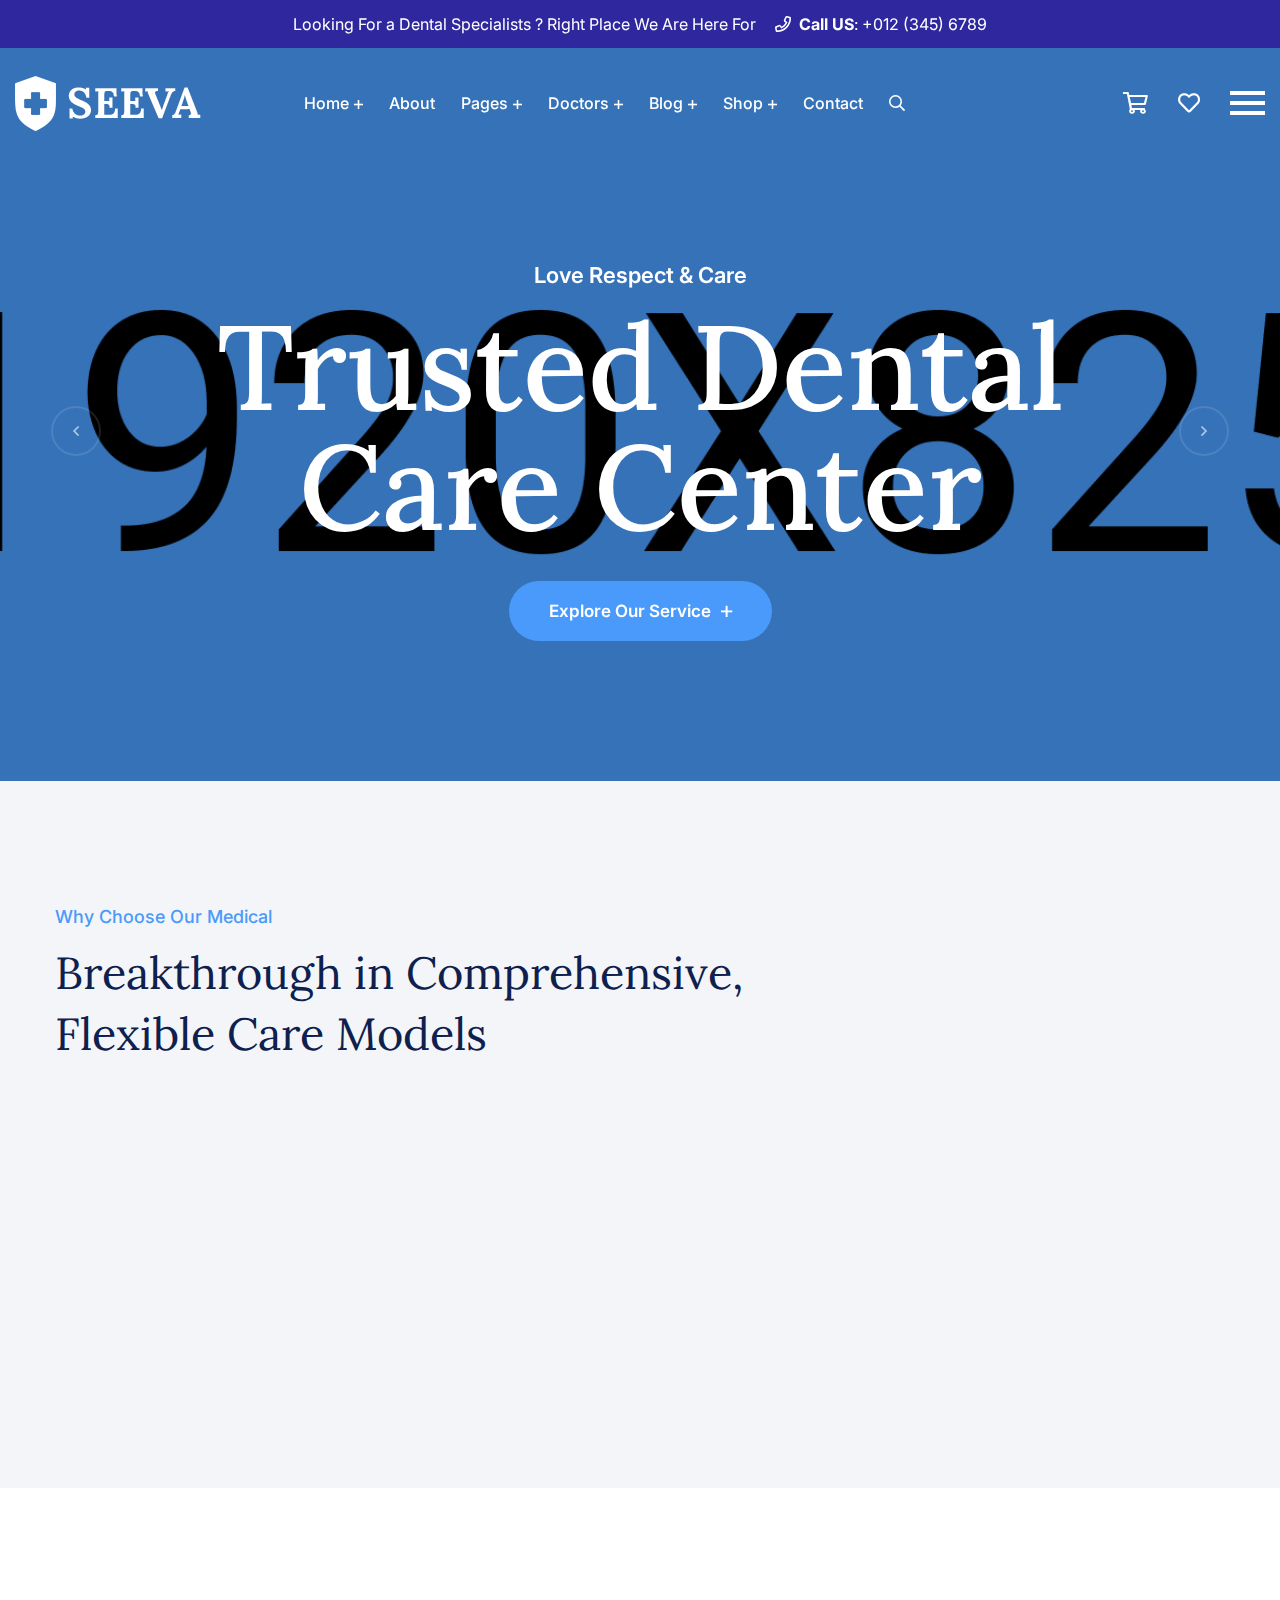
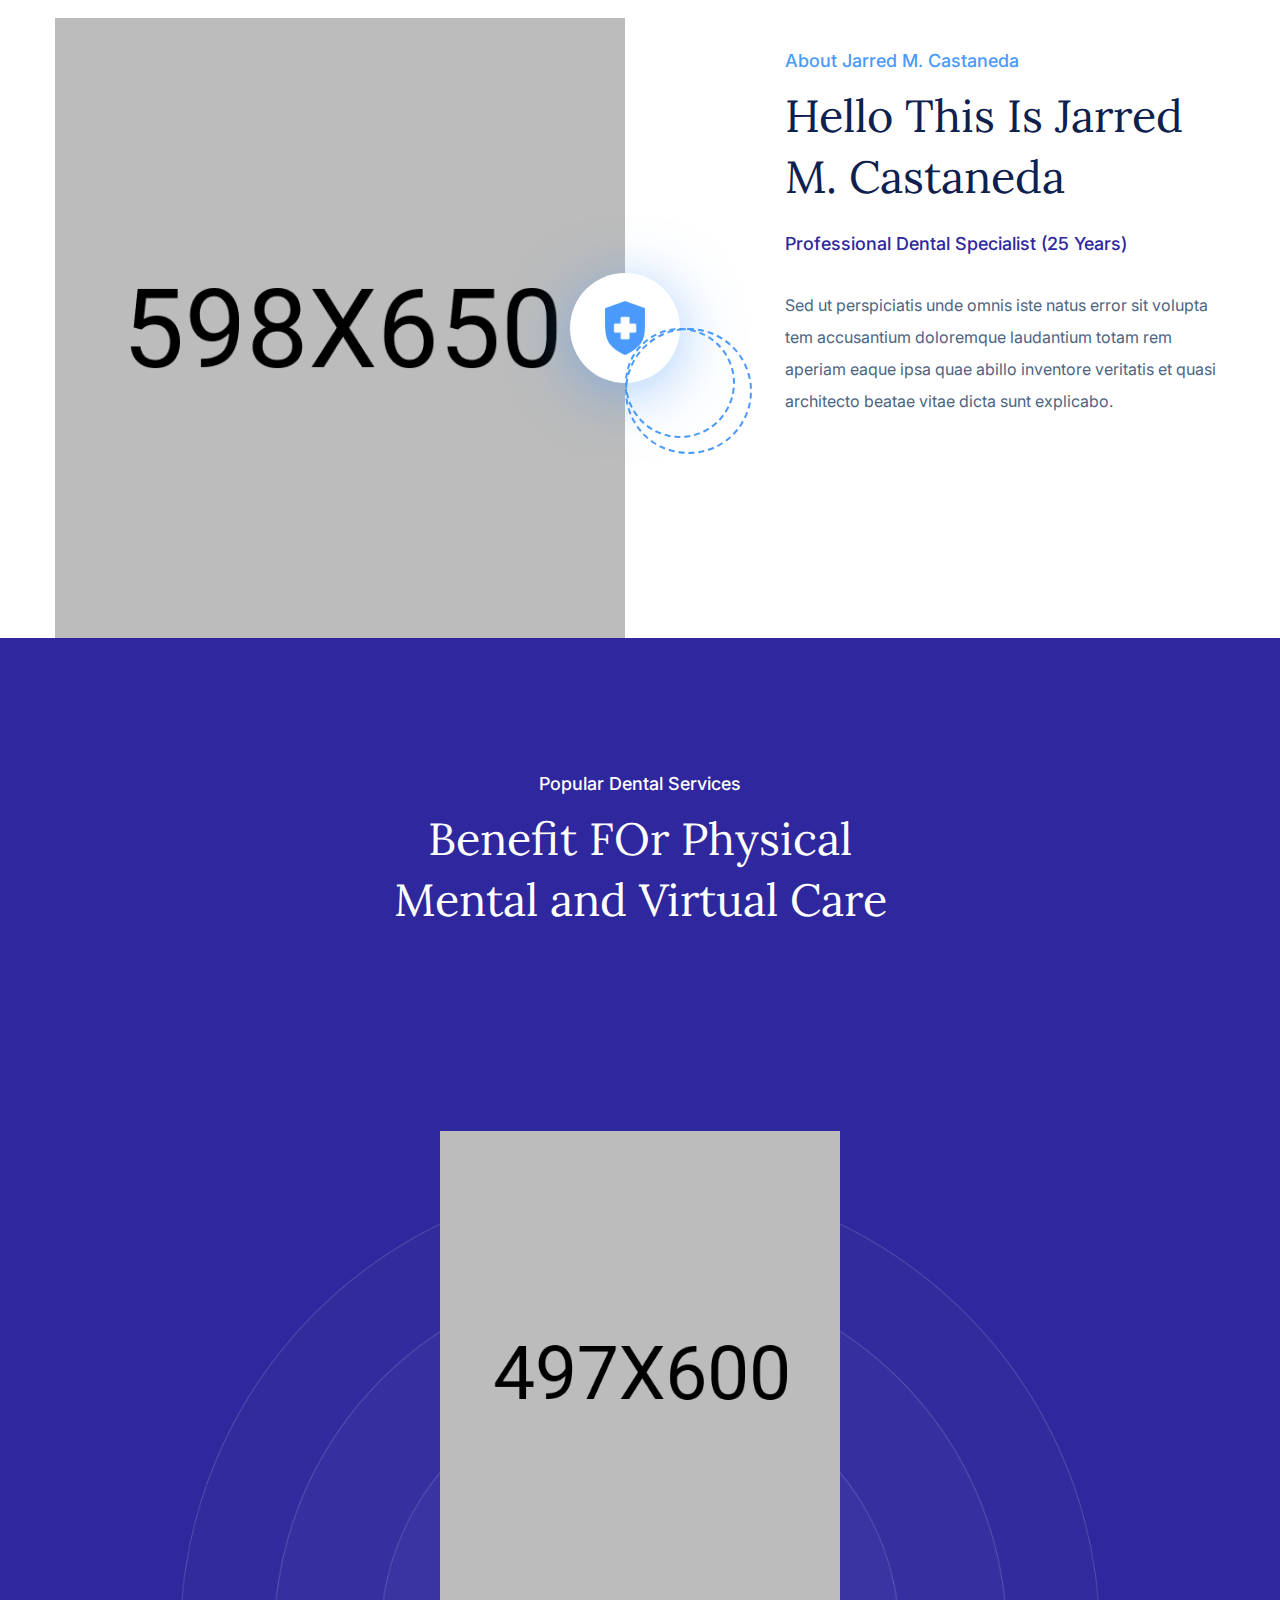
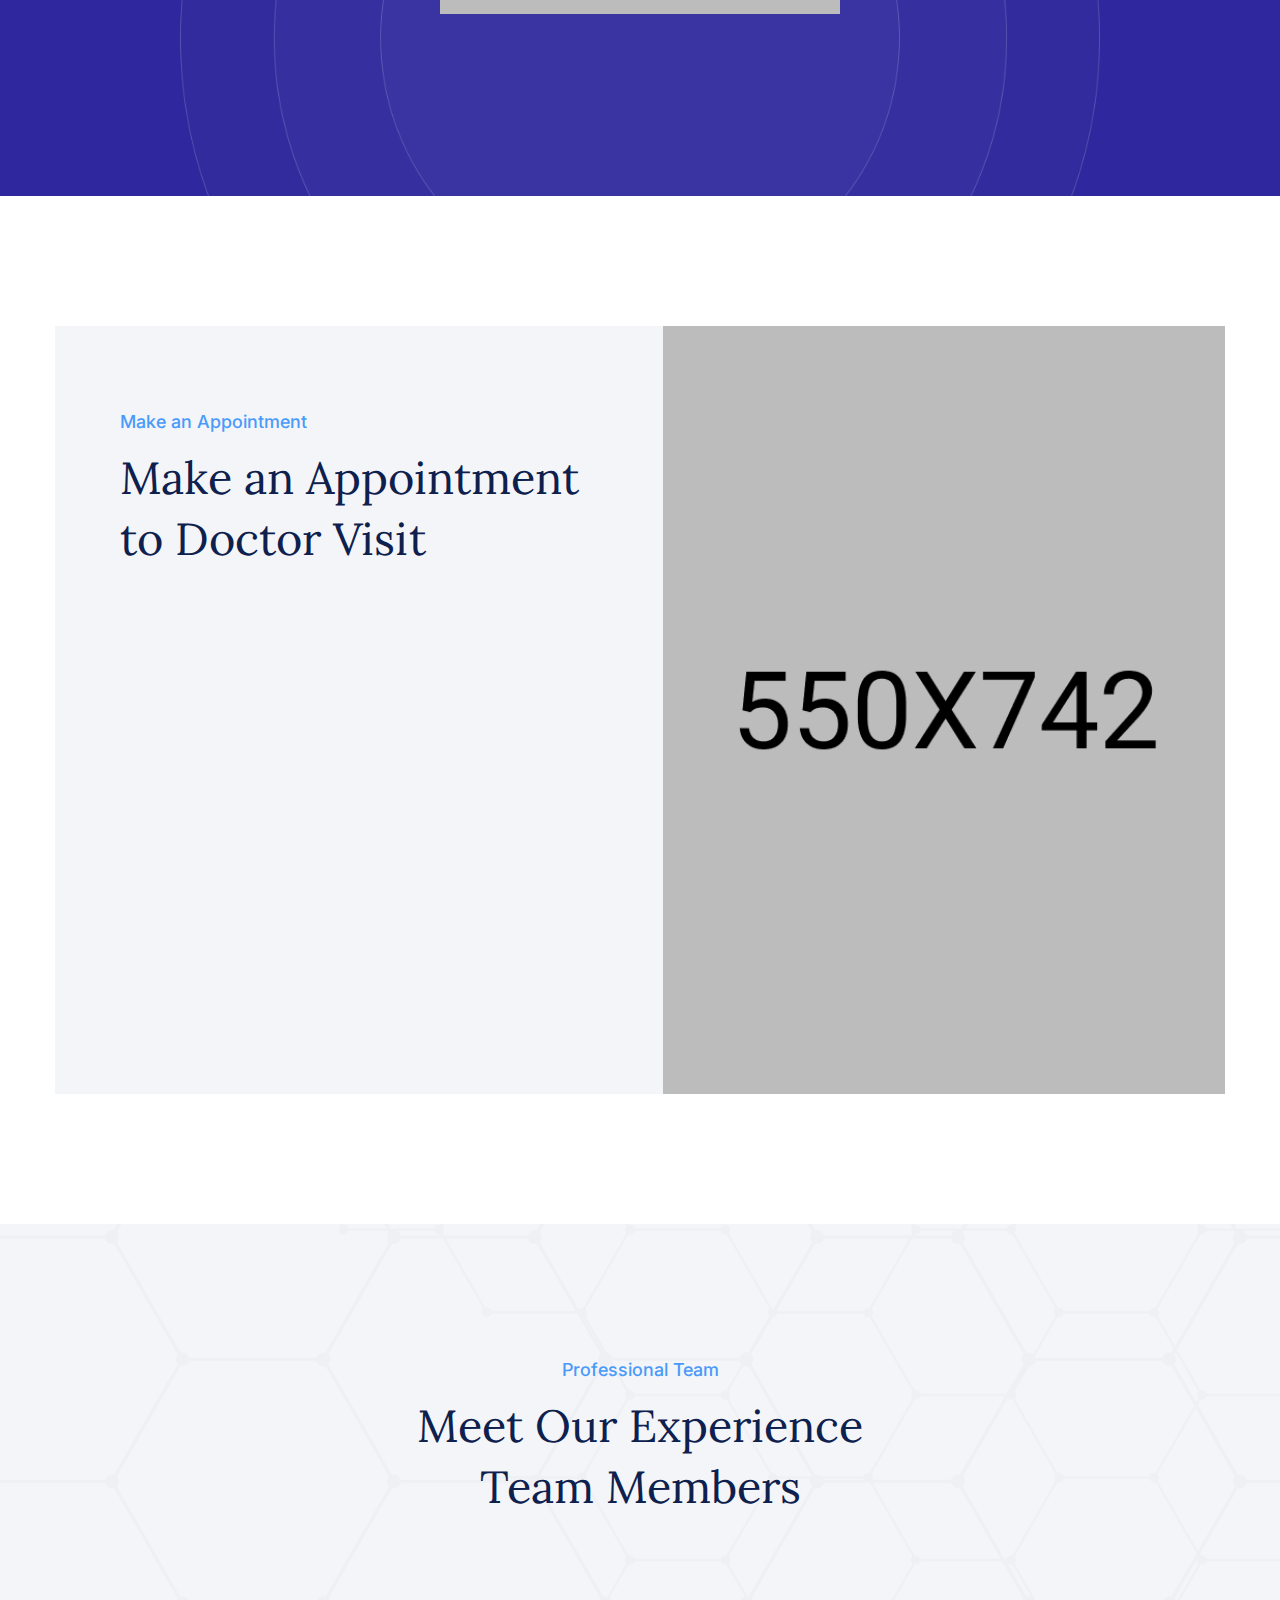
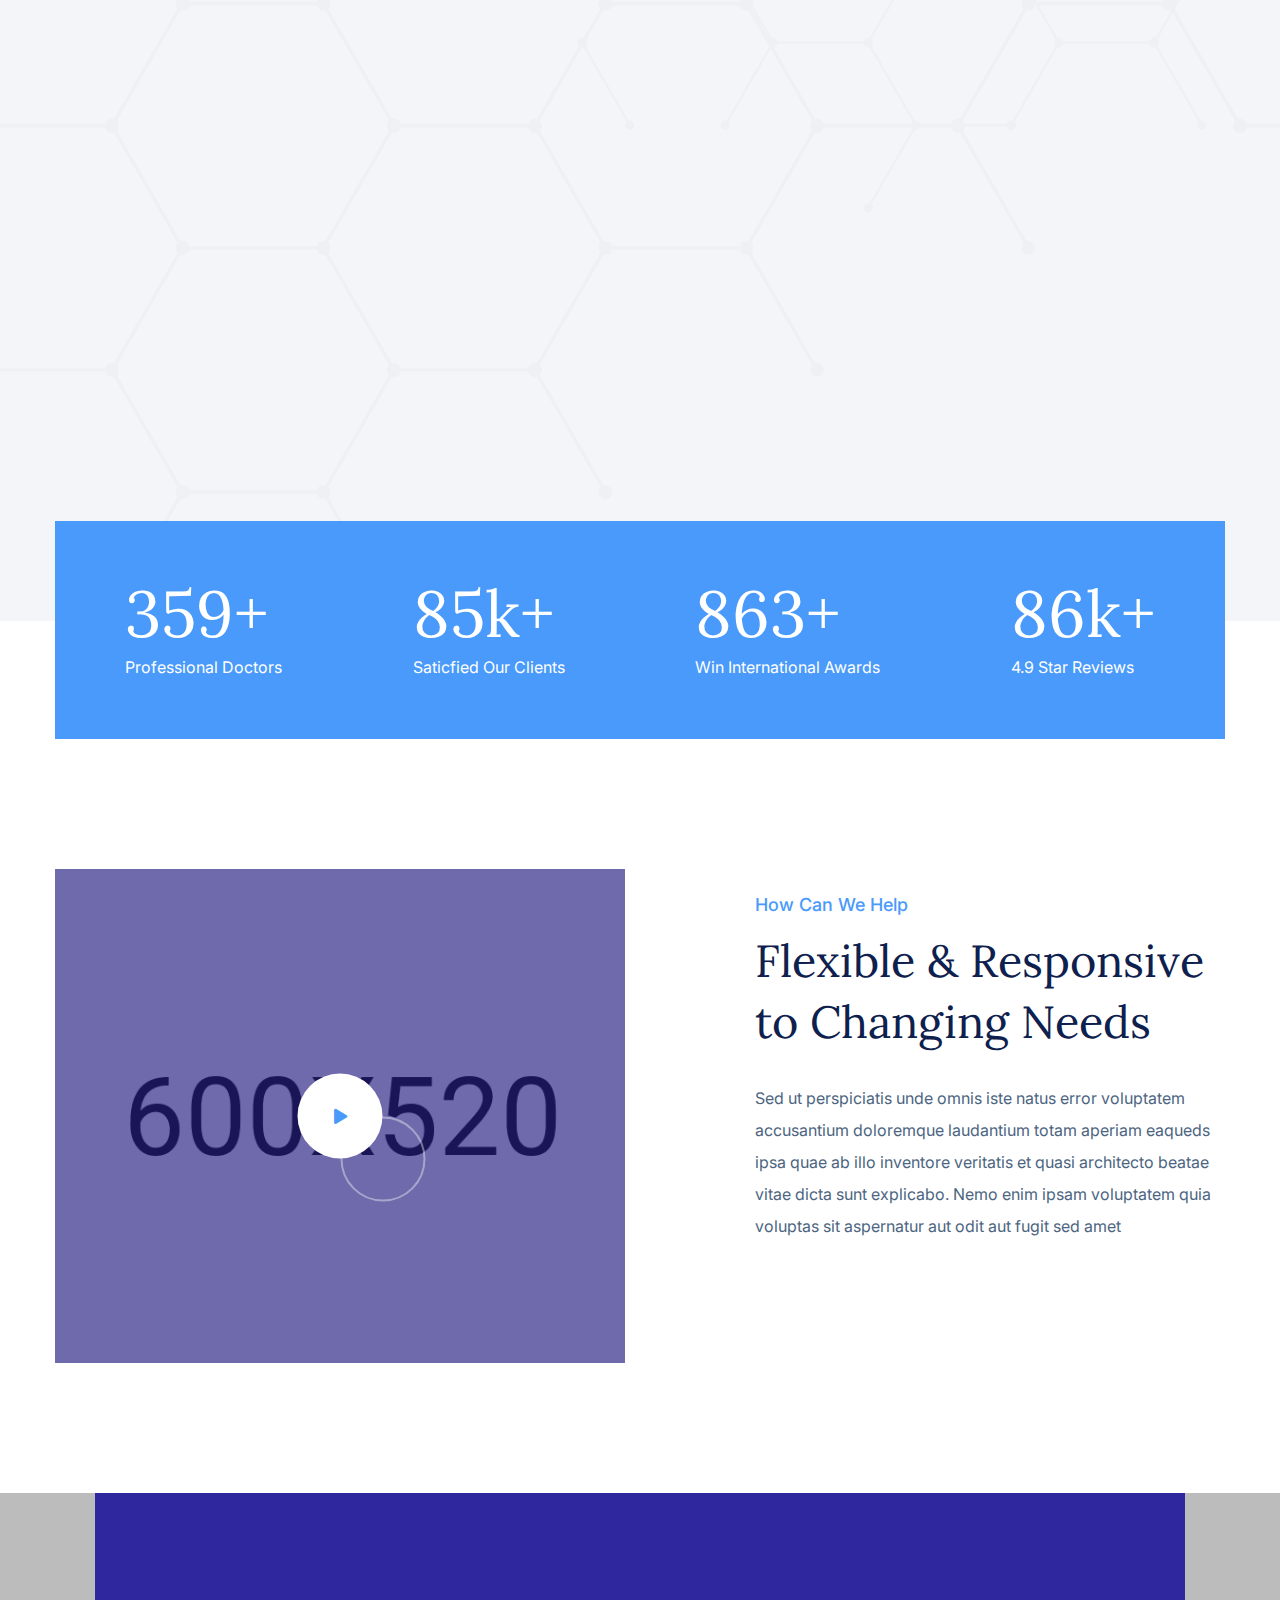
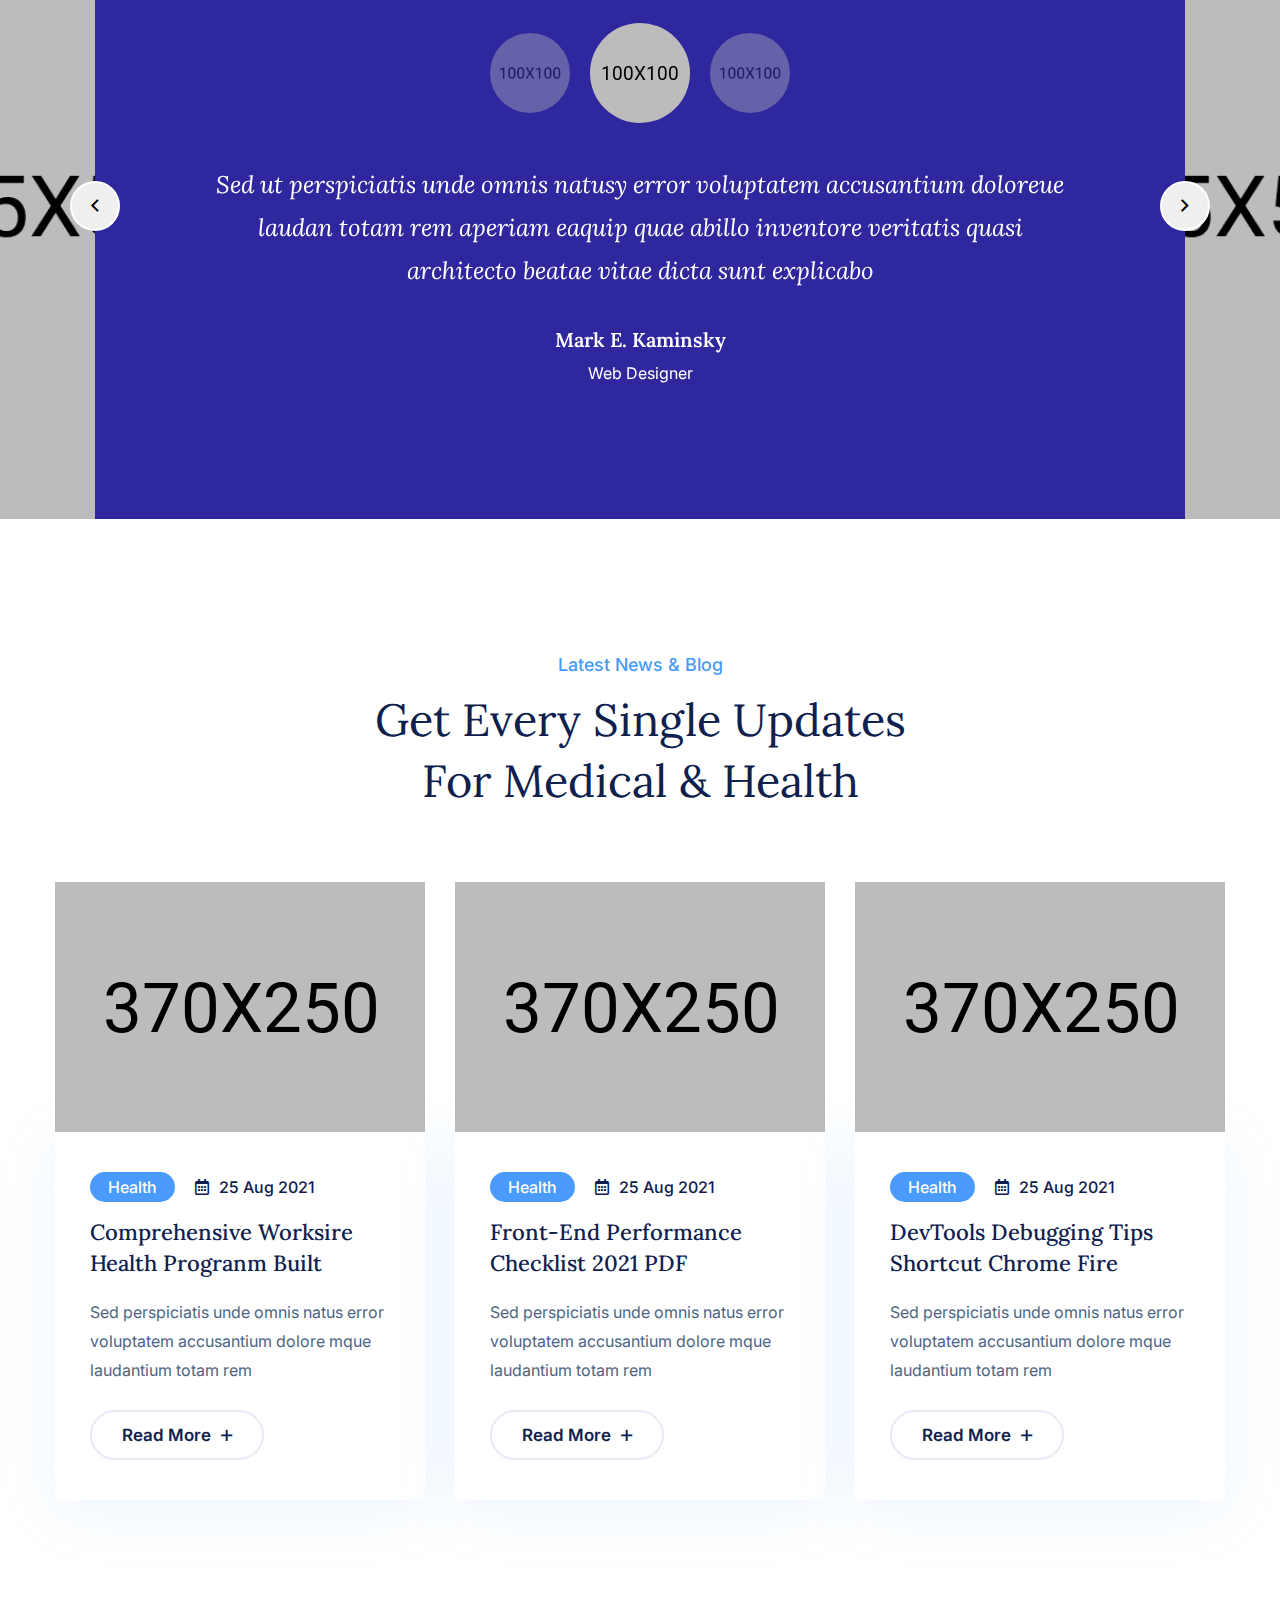
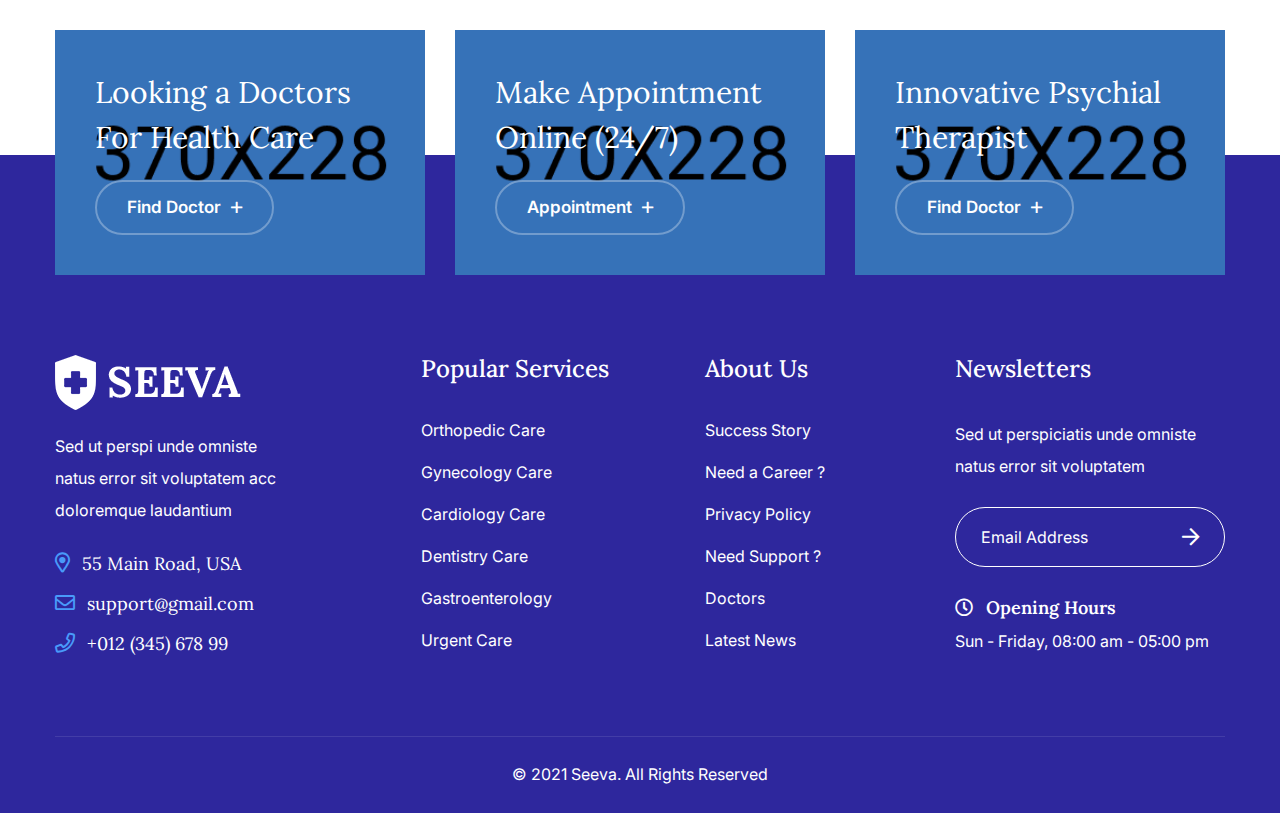
<file: index-four.html>
<!DOCTYPE html>
<html lang="zxx">

<head>
    <meta charset="UTF-8">
    <meta http-equiv="X-UA-Compatible" content="IE=edge">
    <meta name="viewport" content="width=device-width, initial-scale=1.0">
    <title>Seeva - Medical and Dental HTML Template || Home Three</title>

    <!--====== Favicon Icon ======-->
    <link rel="shortcut icon" href="assets/img/favicon.ico" type="img/png" />
    <!--====== Animate Css ======-->
    <link rel="stylesheet" href="assets/css/animate.min.css" />
    <!--====== Bootstrap css ======-->
    <link rel="stylesheet" href="assets/css/bootstrap.min.css" />
    <!--====== Slick Slider ======-->
    <link rel="stylesheet" href="assets/css/slick.min.css" />
    <!--====== Nice Select ======-->
    <link rel="stylesheet" href="assets/css/nice-select.min.css" />
    <!--====== Magnific Popup ======-->
    <link rel="stylesheet" href="assets/css/magnific-popup.min.css" />
    <!--====== Font Awesome ======-->
    <link rel="stylesheet" href="assets/fonts/fontawesome/css/all.min.css" />
    <!--====== Flaticon ======-->
    <link rel="stylesheet" href="assets/fonts/flaticon/css/flaticon.css" />
    <!--====== Main Css ======-->
    <link rel="stylesheet" href="assets/css/style.css" />
</head>

<body>
    <!--====== Start Preloader ======-->
    <div id="preloader">
        <div id="loading-center">
            <div id="object"></div>
        </div>
    </div>
    <!--====== End Preloader ======-->

    <!--====== Start Template Header ======-->
    <header class="template-header sticky-header sticky-secondary-bg absolute-header header-four">
        <div class="header-top-note">
            <div class="container container-1450">
                <p>
                    Looking For a Dental Specialists ? Right Place We Are Here For
                    <a href="#"><i class="far fa-phone"></i><strong>Call US</strong>: +012 (345) 6789</a>
                </p>
            </div>
        </div>
        <div class="container container-1450">
            <div class="header-navigation navigation-white-color">
                <div class="header-left">
                    <div class="site-logo">
                        <a href="index.html">
                            <img src="assets/img/logo-white.png" alt="">
                        </a>
                    </div>
                    <nav class="site-menu menu-gap-left item-extra-gap d-none d-xl-block">
                        <ul class="primary-menu">
                            <li class="active">
                                <a href="index.html">Home</a>
                                <ul class="sub-menu">
                                    <li><a href="index.html">Home One</a></li>
                                    <li><a href="index-two.html">Home Two</a></li>
                                    <li><a href="index-three.html">Home Three</a></li>
                                    <li><a href="index-four.html">Home Four</a></li>
                                    <li><a href="index-five.html">Home Five</a></li>
                                </ul>
                            </li>
                            <li><a href="about.html">About</a></li>
                            <li>
                                <a href="#">Pages</a>
                                <ul class="sub-menu">
                                    <li>
                                        <a href="service.html">Services</a>
                                        <ul class="sub-menu">
                                            <li><a href="service.html">Service One</a></li>
                                            <li><a href="service-two.html">Service Two</a></li>
                                            <li><a href="service-details.html">Service Details</a></li>
                                        </ul>
                                    </li>
                                    <li><a href="pricing.html">Pricing Plan</a></li>
                                    <li><a href="faq.html">Help & FAQ</a></li>
                                    <li><a href="gallery.html">Our Gallery</a></li>
                                    <li><a href="appointments.html">Appointment</a></li>
                                </ul>
                            </li>
                            <li>
                                <a href="doctors.html">Doctors</a>
                                <ul class="sub-menu">
                                    <li><a href="doctor-details.html">Doctor Details</a></li>
                                </ul>
                            </li>
                            <li>
                                <a href="blog-standard.html">Blog</a>
                                <ul class="sub-menu">
                                    <li><a href="blog-details.html">Blog Details</a></li>
                                </ul>
                            </li>
                            <li>
                                <a href="shop.html">Shop</a>
                                <ul class="sub-menu">
                                    <li><a href="product-details.html">Shop Details</a></li>
                                </ul>
                            </li>
                            <li><a href="contact.html">Contact</a></li>
                            <li><a href="#" class="search-btn"><i class="far fa-search"></i></a></li>
                        </ul>
                    </nav>
                </div>
                <div class="header-right">
                    <ul class="extra-icons">
                        <li class="d-none d-sm-block">
                            <a href="#" class="cart-icon">
                                <i class="far fa-shopping-cart"></i>
                            </a>
                        </li>
                        <li class="d-none d-sm-block">
                            <a href="#" class="wishlist-icon">
                                <i class="far fa-heart"></i>
                            </a>
                        </li>
                        <li class="d-none d-xl-block">
                            <div class="off-canvas-btn">
                                <span></span>
                            </div>
                        </li>
                        <li class="d-xl-none">
                            <a href="#" class="navbar-toggler">
                                <span></span>
                                <span></span>
                                <span></span>
                            </a>
                        </li>
                    </ul>
                </div>
            </div>
        </div>

        <!-- Start Off Canvas -->
        <div class="slide-panel off-canvas-panel">
            <div class="panel-overlay"></div>
            <div class="panel-inner">
                <div class="canvas-logo">
                    <img src="assets/img/logo.png" alt="">
                </div>
                <div class="about-us">
                    <h5 class="canvas-widget-title">About Us</h5>
                    <p>
                        Sed perspiciatis unde omnis iste natus error voluptatem accusantium doloremque laudantium totam rem aperams eaque ipsa quae abillo.
                    </p>
                </div>
                <div class="contact-us">
                    <h5 class="canvas-widget-title">Contact Us</h5>
                    <ul>
                        <li>
                            <i class="far fa-map-marker-alt"></i>
                            354 Oakridge, Camden NJ 08102 - USA
                        </li>
                        <li>
                            <i class="far fa-envelope-open"></i>
                            <a href="mailto:support@qolle.com">support@seeva.com</a>
                            <a href="mailto:info@qolle.com">info@seeva.com</a>
                        </li>
                        <li>
                            <i class="far fa-phone"></i>
                            <a href="tel:+01234567899">+012 (345) 678 99</a><br>
                            <a href="tel:+8563214">+8563214</a>
                        </li>
                    </ul>
                </div>
                <a href="#" class="panel-close">
                    <i class="fal fa-times"></i>
                </a>
            </div>
        </div>
        <!-- End Off Canvas -->

        <!-- Start Mobile Panel -->
        <div class="slide-panel mobile-slide-panel">
            <div class="panel-overlay"></div>
            <div class="panel-inner">
                <div class="panel-logo">
                    <img src="assets/img/logo.png" alt="">
                </div>
                <nav class="mobile-menu">
                    <ul class="primary-menu">
                        <li class="active">
                            <a href="index.html">Home</a>
                            <ul class="sub-menu">
                                <li><a href="index.html">Home One</a></li>
                                <li><a href="index-two.html">Home Two</a></li>
                                <li><a href="index-three.html">Home Three</a></li>
                                <li><a href="index-four.html">Home Four</a></li>
                                <li><a href="index-five.html">Home Five</a></li>
                            </ul>
                        </li>
                        <li><a href="about.html">About</a></li>
                        <li>
                            <a href="#">Pages</a>
                            <ul class="sub-menu">
                                <li>
                                    <a href="service.html">Services</a>
                                    <ul class="sub-menu">
                                        <li><a href="service.html">Service One</a></li>
                                        <li><a href="service-two.html">Service Two</a></li>
                                        <li><a href="service-details.html">Service Details</a></li>
                                    </ul>
                                </li>
                                <li><a href="pricing.html">Pricing Plan</a></li>
                                <li><a href="faq.html">Help & FAQ</a></li>
                                <li><a href="gallery.html">Our Gallery</a></li>
                                <li><a href="appointments.html">Appointment</a></li>
                            </ul>
                        </li>
                        <li>
                            <a href="doctors.html">Doctors</a>
                            <ul class="sub-menu">
                                <li><a href="doctor-details.html">Doctor Details</a></li>
                            </ul>
                        </li>
                        <li>
                            <a href="blog-standard.html">Blog</a>
                            <ul class="sub-menu">
                                <li><a href="blog-details.html">Blog Details</a></li>
                            </ul>
                        </li>
                        <li>
                            <a href="shop.html">Shop</a>
                            <ul class="sub-menu">
                                <li><a href="product-details.html">Shop Details</a></li>
                            </ul>
                        </li>
                        <li><a href="contact.html">Contact</a></li>
                    </ul>
                </nav>
                <a href="#" class="panel-close">
                    <i class="fal fa-times"></i>
                </a>
            </div>
        </div>
        <!-- Start Mobile Panel -->
    </header>
    <!--====== End Template Header ======-->

    <!--====== Hero Slider Start ======-->
    <section class="hero-slider hero-slider-two">
        <div class="hero-slider-active">
            <div class="single-hero-slider">
                <div class="hero-slider-bg bg-size-cover" style="background-image: url(assets/img/hero-img/hero-slider-4.jpg);"></div>
                <div class="container">
                    <div class="row justify-content-center">
                        <div class="col-lg-10 col-md-9">
                            <div class="hero-content text-center">
                                <span class="tagline" data-animation="fadeInDown" data-delay="0.5s">Love Respect & Care</span>
                                <h1 class="title" data-animation="fadeInLeft" data-delay="0.6s">Trusted Dental  Care Center</h1>
                                <a href="#" class="template-btn" data-animation="fadeInUp" data-delay="0.7s">Explore Our Service <i class="far fa-plus"></i></a>
                            </div>
                        </div>
                    </div>
                </div>
            </div>
            <div class="single-hero-slider">
                <div class="hero-slider-bg bg-size-cover" style="background-image: url(assets/img/hero-img/hero-slider-5.jpg);"></div>
                <div class="container">
                    <div class="row justify-content-center">
                        <div class="col-lg-10 col-md-9">
                            <div class="hero-content text-center">
                                <span class="tagline" data-animation="fadeInDown" data-delay="0.5s">Love Respect & Care</span>
                                <h1 class="title" data-animation="fadeInLeft" data-delay="0.6s">Trusted Dental  Care Center</h1>
                                <a href="#" class="template-btn" data-animation="fadeInUp" data-delay="0.7s">Explore Our Service <i class="far fa-plus"></i></a>
                            </div>
                        </div>
                    </div>
                </div>
            </div>
        </div>
        <div class="hero-slider-arrow"></div>
    </section>
    <!--====== Hero Slider End ======-->

    <!--====== Why Choose Section Start ======-->
    <section class="wcu-section-two">
        <div class="container-fluid">
            <div class="container">
                <div class="row">
                    <div class="col-lg-8 col-md-10">
                        <div class="section-heading mb-40">
                            <span class="tagline">Why Choose Our Medical</span>
                            <h2 class="title">Breakthrough in Comprehensive, Flexible Care Models</h2>
                        </div>
                    </div>
                </div>
                <div class="row justify-content-center">
                    <div class="col-lg-4 col-md-6 col-sm-6">
                        <div class="simple-icon mt-30 wow fadeInUp" data-wow-delay="0.3s">
                            <div class="icon">
                                <i class="flaticon-dental-care-1"></i>
                            </div>
                            <h4 class="title"><a href="#">Tooth Protection</a></h4>
                            <p>Sed ut perspiciatis unde omnis natusserror voluptatem accusantium doloremque laudan tium totam rem aperiam eaque quae</p>
                        </div>
                    </div>
                    <div class="col-lg-4 col-md-6 col-sm-6">
                        <div class="simple-icon mt-30 wow fadeInUp" data-wow-delay="0.4s">
                            <div class="icon">
                                <i class="flaticon-dental-care-2"></i>
                            </div>
                            <h4 class="title"><a href="#">Teeth Whitening</a></h4>
                            <p>Sed ut perspiciatis unde omnis natusserror voluptatem accusantium doloremque laudan tium totam rem aperiam eaque quae</p>
                        </div>
                    </div>
                    <div class="col-lg-4 col-md-6 col-sm-8">
                        <div class="simple-icon mt-30 wow fadeInUp" data-wow-delay="0.5s">
                            <div class="icon">
                                <i class="flaticon-dental-care"></i>
                            </div>
                            <h4 class="title"><a href="#">Cosmetic Dentistry</a></h4>
                            <p>Sed ut perspiciatis unde omnis natusserror voluptatem accusantium doloremque laudan tium totam rem aperiam eaque quae</p>
                        </div>
                    </div>
                </div>
            </div>
        </div>
    </section>
    <!--====== Why Choose Section End ======-->

    <!--====== About Section Start ======-->
    <section class="about-section section-gap-top">
        <div class="container">
            <div class="row align-items-end justify-content-center">
                <div class="col-xl-5 col-lg-8 col-sm-10">
                    <div class="about-content about-content-gap">
                        <div class="section-heading mb-35">
                            <span class="tagline">About Jarred M. Castaneda</span>
                            <h2 class="title">Hello This Is Jarred M. Castaneda</h2>
                            <p>Professional Dental Specialist (25 Years)</p>
                        </div>
                        <p>
                            Sed ut perspiciatis unde omnis iste natus error sit volupta tem accusantium doloremque laudantium totam rem aperiam eaque ipsa quae abillo inventore veritatis et quasi architecto beatae vitae dicta sunt explicabo.
                        </p>
                        <a href="doctor-details.html" class="template-btn mt-40 wow fadeInUp" data-wow-delay="0.3s">Learn More <i class="far fa-plus"></i></a>
                    </div>
                </div>
                <div class="col-xl-7 col-lg-8 col-md-8 order-xl-first">
                    <div class="bordered-icon-wrapper hide-icon-md">
                        <img src="assets/img/section-img/about-img-2.png" alt="AboutImg">

                        <div class="border-icon">
                            <img src="assets/img/icon/shield.png" alt="Icon">
                        </div>
                    </div>
                </div>
            </div>
        </div>
    </section>
    <!--====== About Section End ======-->

    <!--====== Service Section Start ======-->
    <section class="service-section bg-color-primary section-gap-top">
        <div class="container">
            <div class="row justify-content-center">
                <div class="col-lg-6 col-md-10">
                    <div class="section-heading heading-white text-center mb-70">
                        <span class="tagline">Popular Dental Services</span>
                        <h2 class="title">Benefit FOr Physical Mental and Virtual Care</h2>
                    </div>
                </div>
            </div>
            <div class="iconic-boxes-big-image">
                <div class="row justify-content-lg-between justify-content-center first-row">
                    <div class="col-xl-3 col-lg-4 col-md-6 col-sm-8 first-column">
                        <div class="single-iconic-item wow fadeInLeft" data-wow-delay="0.4s">
                            <div class="icon">
                                <i class="flaticon-tooth-1"></i>
                            </div>
                            <h4 class="title"><a href="#">Teeth Fitting</a></h4>
                            <p>
                                Sed ut perspic unde omnis serror voluptatem
                            </p>
                        </div>
                    </div>
                    <div class="col-xl-3 col-lg-4 col-md-6 col-sm-8 second-column">
                        <div class="single-iconic-item wow fadeInRight" data-wow-delay="0.4s">
                            <div class="icon">
                                <i class="flaticon-tooth-1"></i>
                            </div>
                            <h4 class="title"><a href="#">Orthodontics</a></h4>
                            <p>
                                Sed ut perspic unde omnis serror voluptatem
                            </p>
                        </div>
                    </div>
                </div>
                <div class="row justify-content-lg-between justify-content-center second-row">
                    <div class="col-xl-3 col-lg-4 col-md-6 col-sm-8 first-column">
                        <div class="single-iconic-item wow fadeInLeft" data-wow-delay="0.5s">
                            <div class="icon">
                                <i class="flaticon-tooth-1"></i>
                            </div>
                            <h4 class="title"><a href="#">Orthodontics</a></h4>
                            <p>
                                Sed ut perspic unde omnis serror voluptatem
                            </p>
                        </div>
                    </div>
                    <div class="col-xl-3 col-lg-4 col-md-6 col-sm-8 second-column">
                        <div class="single-iconic-item wow fadeInRight" data-wow-delay="0.5s">
                            <div class="icon">
                                <i class="flaticon-tooth-1"></i>
                            </div>
                            <h4 class="title"><a href="#">Tooth Extractions</a></h4>
                            <p>
                                Sed ut perspic unde omnis serror voluptatem
                            </p>
                        </div>
                    </div>
                </div>
                <img src="assets/img/iconic-box/tooth.png" alt="Image" class="big-image">
                <img src="assets/img/iconic-box/border-line.png" alt="Image" class="border-image">
            </div>
        </div>
    </section>
    <!--====== Service Section End ======-->

    <!--====== Appointment Section Start ======-->
    <section class="appointment-section section-gap">
        <div class="container">
            <div class="appointment-form-two">
                <div class="form-wrap">
                    <div class="section-heading mb-40">
                        <span class="tagline">Make an Appointment</span>
                        <h2 class="title">Make an Appointment to Doctor Visit</h2>
                    </div>
                    <form action="#" class="wow fadeInUp" data-wow-delay="0.3s">
                        <div class="row">
                            <div class="col-12">
                                <div class="input-field">
                                    <input type="text" placeholder="Your Full Name">
                                </div>
                            </div>
                            <div class="col-12">
                                <div class="input-field">
                                    <select>
                                        <option value="1" selected disabled>Services Category</option>
                                        <option value="2">Service One</option>
                                        <option value="3">Service Two</option>
                                        <option value="4">Service Three</option>
                                        <option value="5">Service Four</option>
                                    </select>
                                </div>
                            </div>
                            <div class="col-12">
                                <div class="input-field">
                                    <select>
                                        <option value="1" selected disabled>Choose Doctors</option>
                                        <option value="2">Doctor One</option>
                                        <option value="3">Doctor Two</option>
                                        <option value="4">Doctor Three</option>
                                        <option value="5">Doctor Four</option>
                                    </select>
                                </div>
                            </div>
                            <div class="col-12">
                                <div class="input-field">
                                    <input type="date">
                                </div>
                            </div>
                            <div class="col-12">
                                <div class="input-field">
                                    <button type="submit" class="template-btn">
                                        Make an Appointment <i class="far fa-plus"></i>
                                    </button>
                                </div>
                            </div>
                        </div>
                    </form>
                </div>
                <div class="appointment-image" style="background-image: url(assets/img/appointment/05.jpg);">
                </div>
            </div>
        </div>
    </section>
    <!--====== Appointment Section End ======-->

    <!--====== Doctors With Counter Start ======-->
    <div class="doctors-with-counter">
        <!--====== Doctor Section Start ======-->
        <section class="doctors-section bg-color-grey polygon-pattern-2">
            <div class="container">
                <div class="row justify-content-center">
                    <div class="col-lg-6">
                        <div class="section-heading text-center mb-40">
                            <span class="tagline">Professional Team</span>
                            <h2 class="title">Meet Our Experience Team Members</h2>
                        </div>
                    </div>
                </div>
                <div class="row justify-content-center doctors-loop">
                    <div class="col-xl-3 col-lg-4 col-sm-6">
                        <div class="doctor-box-three mt-30 wow fadeInUp" data-wow-delay="0.3s">
                            <div class="doctor-photo">
                                <img src="assets/img/doctors/18.jpg" alt="Image">
                            </div>
                            <div class="doctor-information">
                                <h5 class="name">
                                    <a href="doctor-details.html">Allan K. Simons</a>
                                </h5>
                                <span class="specialty">Dental Specialist</span>
                                <ul class="social-links">
                                    <li><a href="#"><i class="fab fa-facebook-f"></i></a></li>
                                    <li><a href="#"><i class="fab fa-twitter"></i></a></li>
                                    <li><a href="#"><i class="fab fa-youtube"></i></a></li>
                                    <li><a href="#"><i class="fab fa-linkedin"></i></a></li>
                                </ul>
                                <span class="plus-icon"><i class="far fa-plus"></i></span>
                            </div>
                        </div>
                    </div>
                    <div class="col-xl-3 col-lg-4 col-sm-6">
                        <div class="doctor-box-three mt-30 wow fadeInUp" data-wow-delay="0.4s">
                            <div class="doctor-photo">
                                <img src="assets/img/doctors/19.jpg" alt="Image">
                            </div>
                            <div class="doctor-information">
                                <h5 class="name">
                                    <a href="doctor-details.html">Marcus K. Staton</a>
                                </h5>
                                <span class="specialty">Neurology</span>
                                <ul class="social-links">
                                    <li><a href="#"><i class="fab fa-facebook-f"></i></a></li>
                                    <li><a href="#"><i class="fab fa-twitter"></i></a></li>
                                    <li><a href="#"><i class="fab fa-youtube"></i></a></li>
                                    <li><a href="#"><i class="fab fa-linkedin"></i></a></li>
                                </ul>
                                <span class="plus-icon"><i class="far fa-plus"></i></span>
                            </div>
                        </div>
                    </div>
                    <div class="col-xl-3 col-lg-4 col-sm-6">
                        <div class="doctor-box-three mt-30 wow fadeInUp" data-wow-delay="0.5s">
                            <div class="doctor-photo">
                                <img src="assets/img/doctors/20.jpg" alt="Image">
                            </div>
                            <div class="doctor-information">
                                <h5 class="name">
                                    <a href="doctor-details.html">Travis A. Costillo</a>
                                </h5>
                                <span class="specialty">Orthopedics</span>
                                <ul class="social-links">
                                    <li><a href="#"><i class="fab fa-facebook-f"></i></a></li>
                                    <li><a href="#"><i class="fab fa-twitter"></i></a></li>
                                    <li><a href="#"><i class="fab fa-youtube"></i></a></li>
                                    <li><a href="#"><i class="fab fa-linkedin"></i></a></li>
                                </ul>
                                <span class="plus-icon"><i class="far fa-plus"></i></span>
                            </div>
                        </div>
                    </div>
                    <div class="col-xl-3 col-lg-4 col-sm-6">
                        <div class="doctor-box-three mt-30 wow fadeInUp" data-wow-delay="0.6s">
                            <div class="doctor-photo">
                                <img src="assets/img/doctors/21.jpg" alt="Image">
                            </div>
                            <div class="doctor-information">
                                <h5 class="name">
                                    <a href="doctor-details.html">M.Calhoun</a>
                                </h5>
                                <span class="specialty">Cardiology</span>
                                <ul class="social-links">
                                    <li><a href="#"><i class="fab fa-facebook-f"></i></a></li>
                                    <li><a href="#"><i class="fab fa-twitter"></i></a></li>
                                    <li><a href="#"><i class="fab fa-youtube"></i></a></li>
                                    <li><a href="#"><i class="fab fa-linkedin"></i></a></li>
                                </ul>
                                <span class="plus-icon"><i class="far fa-plus"></i></span>
                            </div>
                        </div>
                    </div>
                </div>
            </div>
        </section>
        <!--====== Doctor Section End ======-->

        <!--====== Counter Section Start ======-->
        <section class="counter-section">
            <div class="container">
                <div class="counter-inner-three bg-color-secondary">
                    <div class="row justify-content-between">
                        <div class="col-lg-auto col-md-5 col-sm-6">
                            <div class="counter-item counter-white">
                                <div class="counter-wrap">
                                    <span class="counter">359</span>
                                    <span class="suffix">+</span>
                                </div>
                                <h6 class="title">Professional Doctors</h6>
                            </div>
                        </div>
                        <div class="col-lg-auto col-md-5 col-sm-6">
                            <div class="counter-item counter-white">
                                <div class="counter-wrap">
                                    <span class="counter">85</span>
                                    <span class="suffix">k+</span>
                                </div>
                                <h6 class="title">Saticfied Our Clients</h6>
                            </div>
                        </div>
                        <div class="col-lg-auto col-md-5 col-sm-6">
                            <div class="counter-item counter-white">
                                <div class="counter-wrap">
                                    <span class="counter">863</span>
                                    <span class="suffix">+</span>
                                </div>
                                <h6 class="title">Win International Awards</h6>
                            </div>
                        </div>
                        <div class="col-lg-auto col-md-5 col-sm-6">
                            <div class="counter-item counter-white">
                                <div class="counter-wrap">
                                    <span class="counter">86</span>
                                    <span class="suffix">k+</span>
                                </div>
                                <h6 class="title">4.9 Star Reviews</h6>
                            </div>
                        </div>
                    </div>
                </div>
            </div>
        </section>
        <!--====== Counter Section End ======-->
    </div>
    <!--====== Doctors With Counter End ======-->

    <!--====== Help Section Start ======-->
    <section class="help-section section-gap">
        <div class="container">
            <div class="row justify-content-center justify-content-lg-between align-items-center">
                <div class="col-lg-6 col-md-10">
                    <div class="seeva-video mb-md-50">
                        <div class="video-thumbnail">
                            <img src="assets/img/section-img/help-video.jpg" alt="Image">
                        </div>
                        <a href="https://www.youtube.com/watch?v=U3ASj1L6_sY" class="video-popup"><i class="fas fa-play"></i></a>
                    </div>
                </div>
                <div class="col-xl-5 col-lg-6 col-md-8">
                    <div class="help-content">
                        <div class="section-heading mb-30">
                            <span class="tagline">How Can We Help</span>
                            <h2 class="title">Flexible & Responsive to Changing Needs</h2>
                        </div>
                        <p>
                            Sed ut perspiciatis unde omnis iste natus error voluptatem accusantium doloremque laudantium totam aperiam eaqueds ipsa quae ab illo inventore veritatis et quasi architecto beatae vitae dicta sunt explicabo. Nemo enim ipsam voluptatem quia voluptas sit aspernatur aut odit aut fugit sed amet
                        </p>
                        <a href="#" class="template-btn mt-40 wow fadeInUp" data-wow-delay="0.3s">Learn More <i class="far fa-plus"></i></a>
                    </div>
                </div>
            </div>
        </div>
    </section>
    <!--====== Help Section End ======-->

    <!--====== Testimonial Section Start ======-->
    <section class="testimonial-section testimonial-two-bg section-gap bg-color-primary">
        <div class="container">
            <div class="testimonial-slider-three">
                <div class="row justify-content-center">
                    <div class="col-lg-4 col-md-7 col-sm-9">
                        <div class="thumb-wrapper">
                            <div class="single-thumb">
                                <img src="assets/img/testimonial/06.jpg" alt="Thumb">
                            </div>
                            <div class="single-thumb">
                                <img src="assets/img/testimonial/07.jpg" alt="Thumb">
                            </div>
                            <div class="single-thumb">
                                <img src="assets/img/testimonial/08.jpg" alt="Thumb">
                            </div>
                            <div class="single-thumb">
                                <img src="assets/img/testimonial/06.jpg" alt="Thumb">
                            </div>
                            <div class="single-thumb">
                                <img src="assets/img/testimonial/07.jpg" alt="Thumb">
                            </div>
                            <div class="single-thumb">
                                <img src="assets/img/testimonial/08.jpg" alt="Thumb">
                            </div>
                        </div>
                    </div>
                    <div class="col-lg-9 col-md-10">
                        <div class="content-wrapper">
                            <div class="single-item-wrap">
                                <p class="content">
                                    Sed ut perspiciatis unde omnis natusy error voluptatem accusantium doloreue laudan totam rem aperiam eaquip quae abillo inventore veritatis quasi architecto beatae vitae dicta sunt explicabo
                                </p>
                                <div class="author-info">
                                    <h5 class="name">Mark E. Kaminsky</h5>
                                    <span class="title">Web Designer</span>
                                </div>
                            </div>
                            <div class="single-item-wrap">
                                <p class="content">
                                    Sed ut perspiciatis unde omnis natusy error voluptatem accusantium doloreue laudan totam rem aperiam eaquip quae abillo inventore veritatis quasi architecto beatae vitae dicta sunt explicabo
                                </p>
                                <div class="author-info">
                                    <h5 class="name">Mark E. Kaminsky</h5>
                                    <span class="title">Web Designer</span>
                                </div>
                            </div>
                            <div class="single-item-wrap">
                                <p class="content">
                                    Sed ut perspiciatis unde omnis natusy error voluptatem accusantium doloreue laudan totam rem aperiam eaquip quae abillo inventore veritatis quasi architecto beatae vitae dicta sunt explicabo
                                </p>
                                <div class="author-info">
                                    <h5 class="name">Mark E. Kaminsky</h5>
                                    <span class="title">Web Designer</span>
                                </div>
                            </div>
                            <div class="single-item-wrap">
                                <p class="content">
                                    Sed ut perspiciatis unde omnis natusy error voluptatem accusantium doloreue laudan totam rem aperiam eaquip quae abillo inventore veritatis quasi architecto beatae vitae dicta sunt explicabo
                                </p>
                                <div class="author-info">
                                    <h5 class="name">Mark E. Kaminsky</h5>
                                    <span class="title">Web Designer</span>
                                </div>
                            </div>
                            <div class="single-item-wrap">
                                <p class="content">
                                    Sed ut perspiciatis unde omnis natusy error voluptatem accusantium doloreue laudan totam rem aperiam eaquip quae abillo inventore veritatis quasi architecto beatae vitae dicta sunt explicabo
                                </p>
                                <div class="author-info">
                                    <h5 class="name">Mark E. Kaminsky</h5>
                                    <span class="title">Web Designer</span>
                                </div>
                            </div>
                            <div class="single-item-wrap">
                                <p class="content">
                                    Sed ut perspiciatis unde omnis natusy error voluptatem accusantium doloreue laudan totam rem aperiam eaquip quae abillo inventore veritatis quasi architecto beatae vitae dicta sunt explicabo
                                </p>
                                <div class="author-info">
                                    <h5 class="name">Mark E. Kaminsky</h5>
                                    <span class="title">Web Designer</span>
                                </div>
                            </div>
                        </div>
                    </div>
                </div>
                <div class="slider-arrows"></div>
            </div>
        </div>
        <div class="bg-one" style="background-image: url(assets/img/testimonial/bg-2.jpg);"></div>
        <div class="bg-two" style="background-image: url(assets/img/testimonial/bg-3.jpg);"></div>
    </section>
    <!--====== Testimonial Section End ======-->

    <!--====== Latest Blog Start ======-->
    <section class="latest-blog-section section-gap">
        <div class="container">
            <div class="row justify-content-center">
                <div class="col-lg-6 col-md-9">
                    <div class="section-heading text-center mb-40">
                        <span class="tagline">Latest News & Blog</span>
                        <h2 class="title">Get Every Single Updates For Medical & Health</h2>
                    </div>
                </div>
            </div>
            <div class="row justify-content-center latest-blog-loop">
                <div class="col-lg-4 col-md-6 col-sm-10">
                    <div class="latest-blog-two no-radius mt-30">
                        <div class="thumbnail">
                            <img src="assets/img/latest-blog/07.jpg" alt="Image">
                        </div>
                        <div class="blog-content">
                            <div class="blog-meta">
                                <a href="#" class="blog-category">Health</a>
                                <a href="#" class="blog-date"><i class="far fa-calendar-alt"></i> 25 Aug 2021</a>
                            </div>
                            <h4 class="blog-title">
                                <a href="blog-details.html">Comprehensive Worksire Health Progranm Built</a>
                            </h4>
                            <p>
                                Sed perspiciatis unde omnis natus error voluptatem accusantium dolore mque laudantium totam rem
                            </p>
                            <a href="blog-details.html" class="template-btn">Read More <i class="far fa-plus"></i></a>
                        </div>
                    </div>
                </div>
                <div class="col-lg-4 col-md-6 col-sm-10">
                    <div class="latest-blog-two no-radius mt-30">
                        <div class="thumbnail">
                            <img src="assets/img/latest-blog/08.jpg" alt="Image">
                        </div>
                        <div class="blog-content">
                            <div class="blog-meta">
                                <a href="#" class="blog-category">Health</a>
                                <a href="#" class="blog-date"><i class="far fa-calendar-alt"></i> 25 Aug 2021</a>
                            </div>
                            <h4 class="blog-title">
                                <a href="blog-details.html">Front-End Performance Checklist 2021 PDF</a>
                            </h4>
                            <p>
                                Sed perspiciatis unde omnis natus error voluptatem accusantium dolore mque laudantium totam rem
                            </p>
                            <a href="blog-details.html" class="template-btn">Read More <i class="far fa-plus"></i></a>
                        </div>
                    </div>
                </div>
                <div class="col-lg-4 col-md-6 col-sm-10">
                    <div class="latest-blog-two no-radius mt-30">
                        <div class="thumbnail">
                            <img src="assets/img/latest-blog/09.jpg" alt="Image">
                        </div>
                        <div class="blog-content">
                            <div class="blog-meta">
                                <a href="#" class="blog-category">Health</a>
                                <a href="#" class="blog-date"><i class="far fa-calendar-alt"></i> 25 Aug 2021</a>
                            </div>
                            <h4 class="blog-title">
                                <a href="blog-details.html">DevTools Debugging Tips Shortcut Chrome Fire</a>
                            </h4>
                            <p>
                                Sed perspiciatis unde omnis natus error voluptatem accusantium dolore mque laudantium totam rem
                            </p>
                            <a href="blog-details.html" class="template-btn">Read More <i class="far fa-plus"></i></a>
                        </div>
                    </div>
                </div>
            </div>
        </div>
    </section>
    <!--====== Latest Blog End ======-->

    <!--====== Back to Top Start ======-->
    <a class="back-to-top" href="#">
        <i class="far fa-angle-up"></i>
     </a>
    <!--====== Back to Top End ======-->

    <!--====== Start Template Footer ======-->
    <footer class="template-footer template-footer-white have-cta-boxes-two">
        <div class="cta-boxes-wrapper">
            <div class="container">
                <div class="row justify-content-center">
                    <div class="col-lg-4 col-md-6">
                        <div class="cta-boxed-two bg-color-secondary bg-size-cover blend-mode-multiply mb-30" style="background-image: url(assets/img/cta-img/cta-boxed-2-1.jpg);">
                            <h2 class="cta-title">Looking a Doctors  For Health Care</h2>
                            <a href="#" class="template-btn template-btn-bordered">Find Doctor <i class="far fa-plus"></i></a>
                        </div>
                    </div>
                    <div class="col-lg-4 col-md-6">
                        <div class="cta-boxed-two bg-color-secondary bg-size-cover blend-mode-multiply mb-30" style="background-image: url(assets/img/cta-img/cta-boxed-2-2.jpg);">
                            <h2 class="cta-title">Make Appointment  Online (24/7)</h2>
                            <a href="#" class="template-btn template-btn-bordered">Appointment <i class="far fa-plus"></i></a>
                        </div>
                    </div>
                    <div class="col-lg-4 col-md-8">
                        <div class="cta-boxed-two bg-color-secondary bg-size-cover blend-mode-multiply mb-30" style="background-image: url(assets/img/cta-img/cta-boxed-2-3.jpg);">
                            <h2 class="cta-title">Innovative Psychial Therapist</h2>
                            <a href="#" class="template-btn template-btn-bordered">Find Doctor <i class="far fa-plus"></i></a>
                        </div>
                    </div>
                </div>
            </div>
        </div>
        <div class="footer-inner bg-color-primary">
            <div class="container">
                <div class="footer-widgets">
                    <div class="row">
                        <div class="col-lg-3 col-md-8">
                            <div class="widget text-widget">
                                <div class="footer-logo">
                                    <img src="assets/img/logo-white.png" alt="Medibo">
                                </div>
                                <p>
                                    Sed ut perspi unde omniste natus error sit voluptatem acc doloremque laudantium
                                </p>
                                <ul class="contact-list">
                                    <li>
                                        <a href="https://goo.gl/maps/inpkL6wUZqMR3opX7"><i class="far fa-map-marker-alt"></i>55 Main Road, USA</a>
                                    </li>
                                    <li>
                                        <a href="mailto:support@gmail.com"><i class="far fa-envelope"></i>support@gmail.com</a>
                                    </li>
                                    <li>
                                        <a href="tel:01267899"><i class="far fa-phone"></i>+012 (345) 678 99</a>
                                    </li>
                                </ul>
                            </div>
                        </div>
                        <div class="col-lg-6">
                            <div class="row justify-content-center">
                                <div class="col-xl-5 col-sm-6">
                                    <div class="d-flex justify-content-lg-center">
                                        <div class="widget nav-widget">
                                            <h4 class="widget-title">Popular Services</h4>
                                            <ul class="nav-links">
                                                <li><a href="#">Orthopedic Care</a></li>
                                                <li><a href="#">Gynecology Care</a></li>
                                                <li><a href="#">Cardiology Care</a></li>
                                                <li><a href="#">Dentistry Care</a></li>
                                                <li><a href="#">Gastroenterology</a></li>
                                                <li><a href="#">Urgent Care</a></li>
                                            </ul>
                                        </div>
                                    </div>
                                </div>
                                <div class="col-xl-5 col-sm-6">
                                    <div class="d-flex justify-content-lg-center">
                                        <div class="widget nav-widget">
                                            <h4 class="widget-title">About Us</h4>
                                            <ul class="nav-links">
                                                <li><a href="#">Success Story</a></li>
                                                <li><a href="#">Need a Career ?</a></li>
                                                <li><a href="#">Privacy Policy</a></li>
                                                <li><a href="#">Need Support ?</a></li>
                                                <li><a href="#">Doctors</a></li>
                                                <li><a href="#">Latest News</a></li>
                                            </ul>
                                        </div>
                                    </div>
                                </div>
                            </div>
                        </div>
                        <div class="col-lg-3 col-md-10">
                            <div class="widget newsletters-widget">
                                <h4 class="widget-title">Newsletters</h4>
                                <p>
                                    Sed ut perspiciatis unde omniste <br> natus error sit voluptatem
                                </p>
                                <form action="#" class="newsletters-form">
                                    <input type="email" placeholder="Email Address">
                                    <button type="submit"><i class="far fa-arrow-right"></i></button>
                                </form>

                                <div class="opening-notice mt-30">
                                    <h6><i class="far fa-clock"></i> Opening Hours</h6>
                                    <p>Sun - Friday, 08:00 am - 05:00 pm</p>
                                </div>
                            </div>
                        </div>
                    </div>
                </div>
                <div class="copyright-area">
                    <p>© 2021 <a href="#">Seeva</a>. All Rights Reserved</p>
                </div>
            </div>
        </div>
    </footer>
    <!--====== End Template Footer ======-->

    <!--====== Jquery ======-->
    <script src="assets/js/jquery-3.6.0.min.js"></script>
    <!--====== Bootstrap ======-->
    <script src="assets/js/bootstrap.min.js"></script>
    <!--====== Slick slider ======-->
    <script src="assets/js/slick.min.js"></script>
    <!--====== Isotope ======-->
    <script src="assets/js/isotope.pkgd.min.js"></script>
    <!--====== Images loaded ======-->
    <script src="assets/js/imagesloaded.pkgd.min.js"></script>
    <!--====== In-view ======-->
    <script src="assets/js/jquery.inview.min.js"></script>
    <!--====== Nice Select ======-->
    <script src="assets/js/jquery.nice-select.min.js"></script>
    <!--====== Magnific Popup ======-->
    <script src="assets/js/magnific-popup.min.js"></script>
    <!--====== WOW Js ======-->
    <script src="assets/js/wow.min.js"></script>
    <!--====== Main JS ======-->
    <script src="assets/js/main.js"></script>
</body>

</html>
</file>
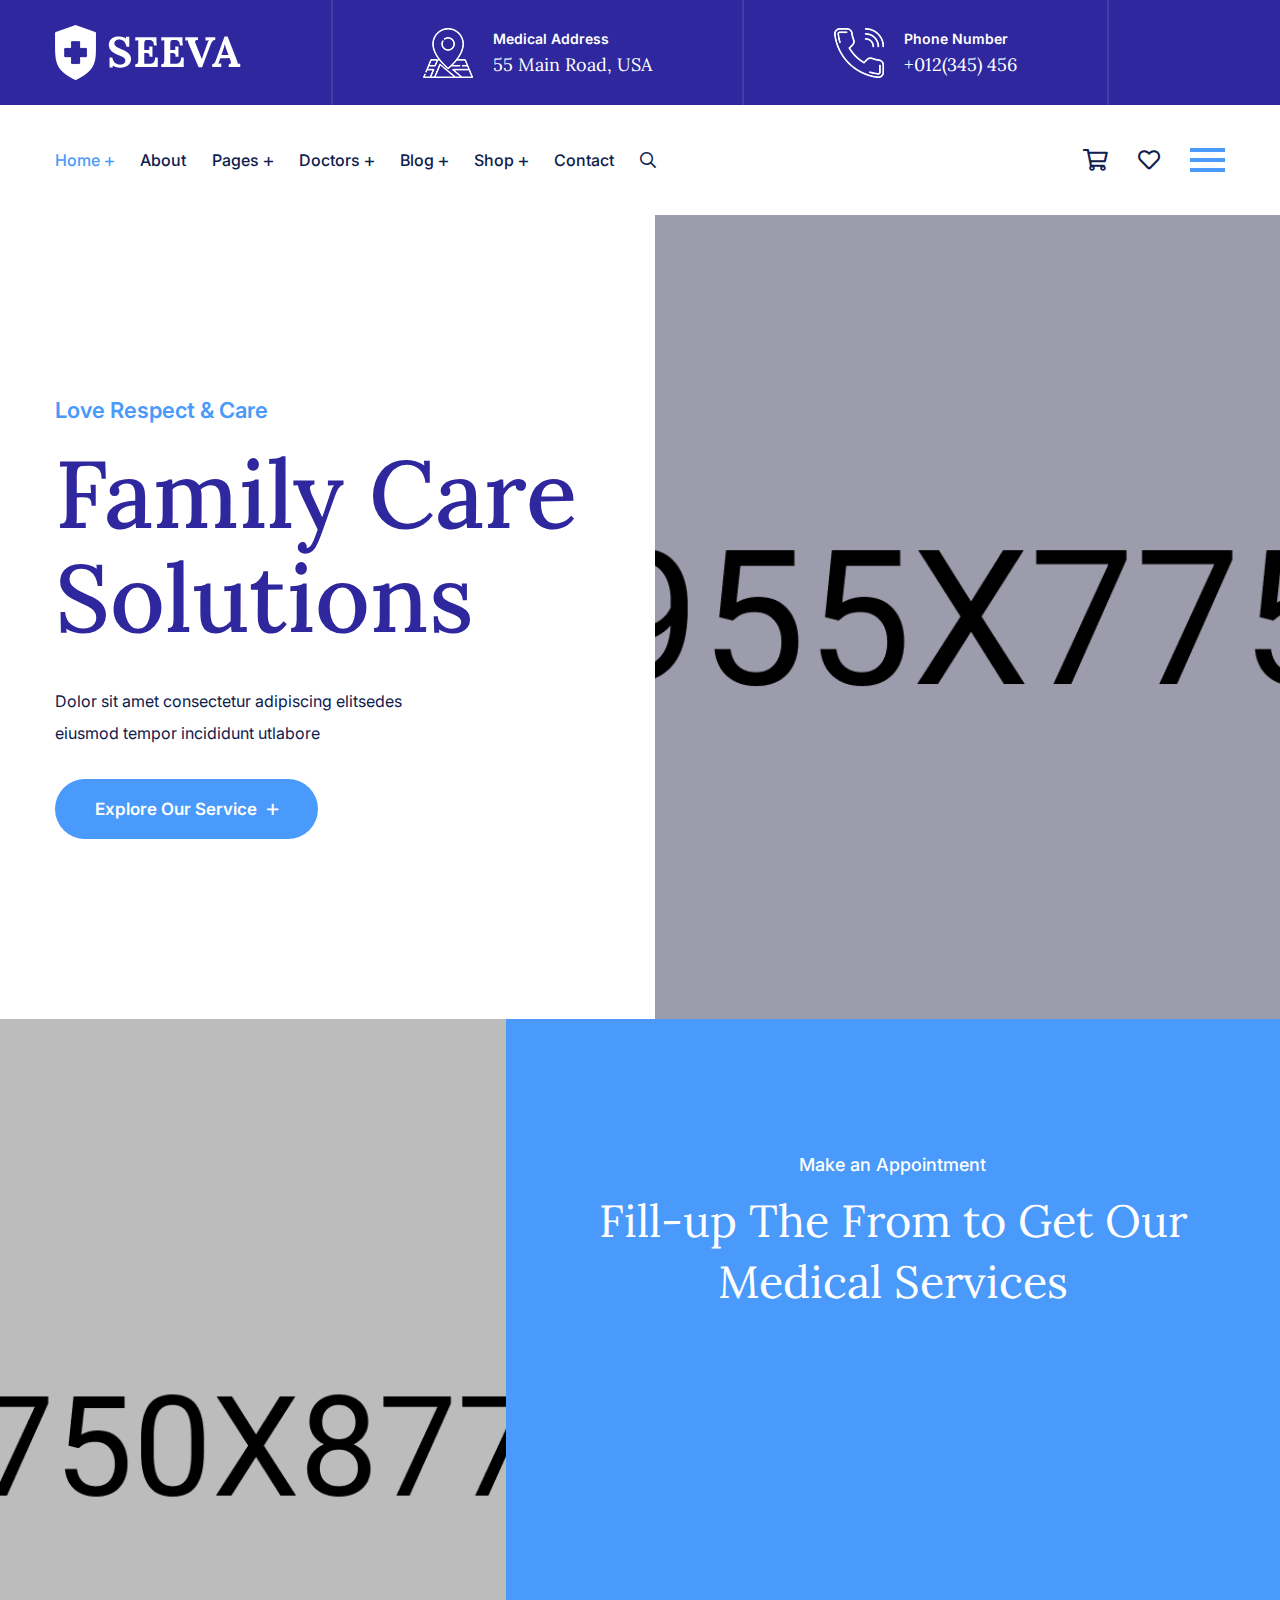
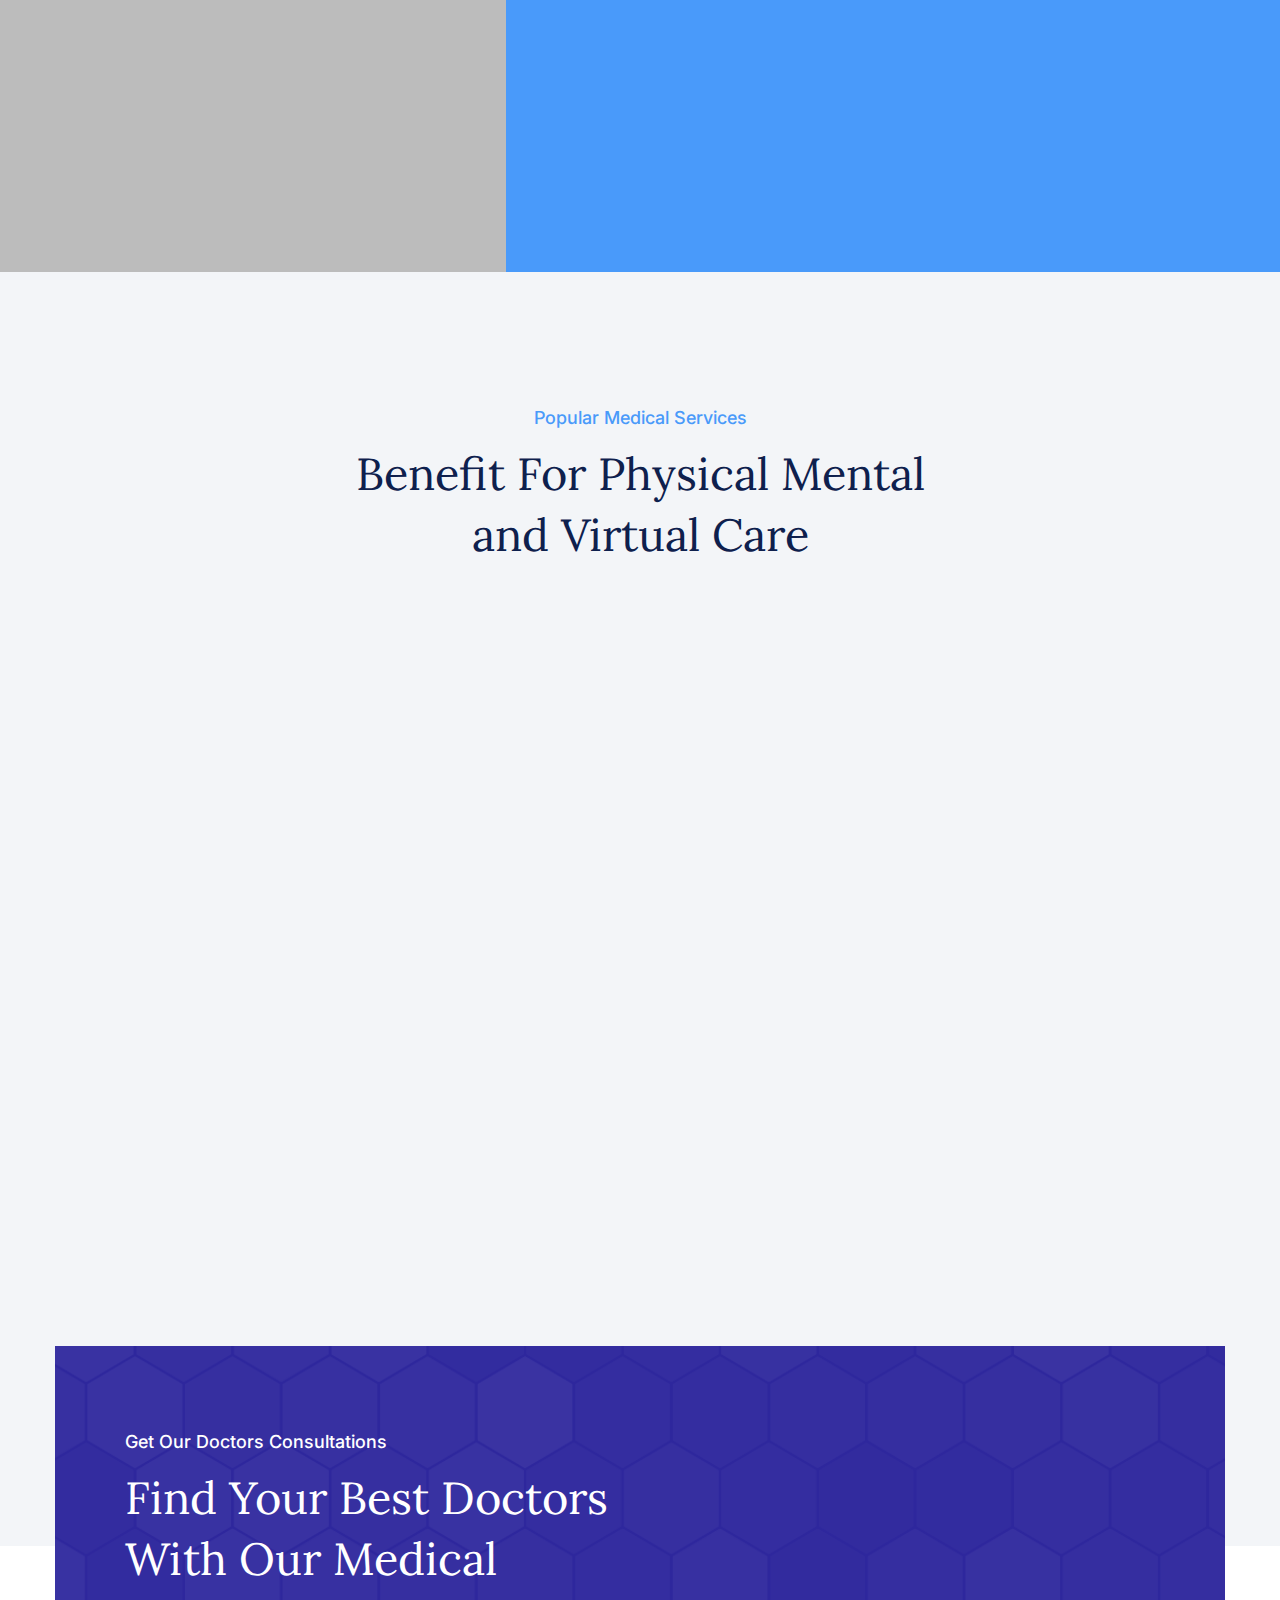
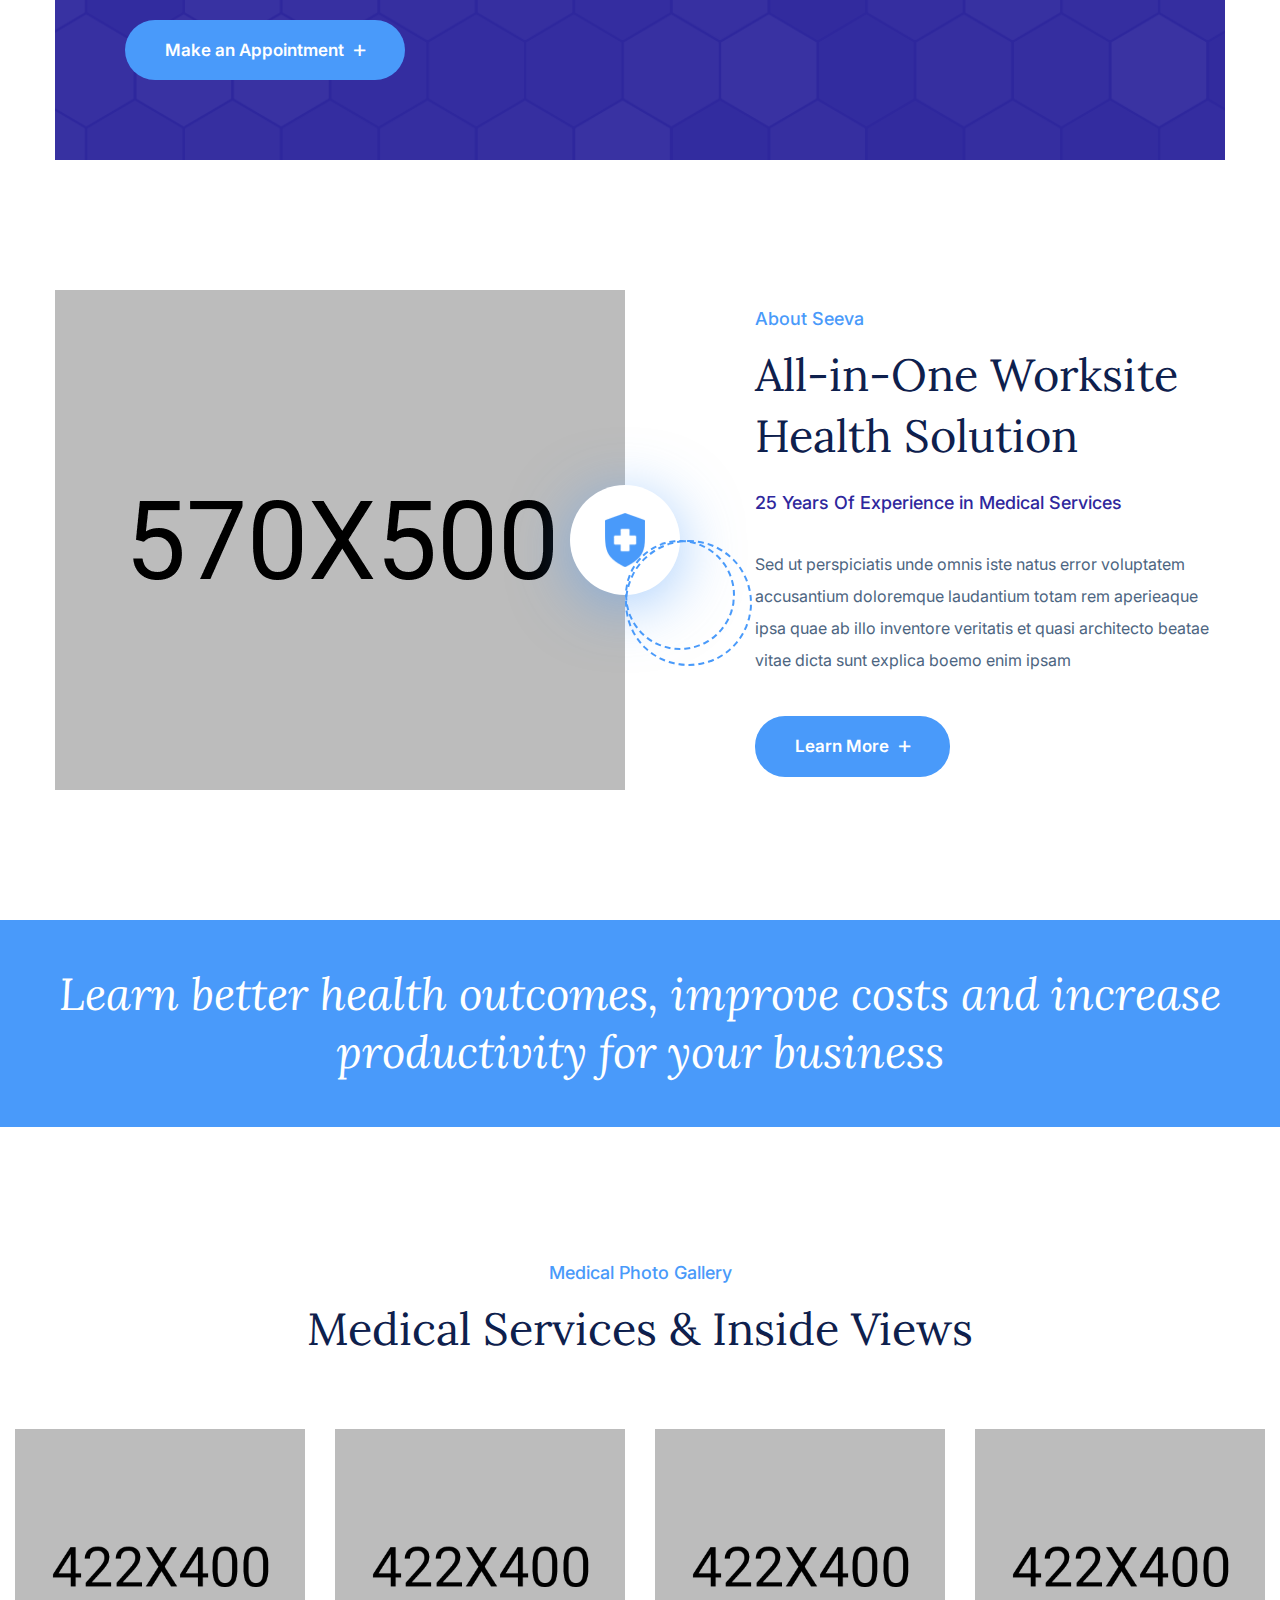
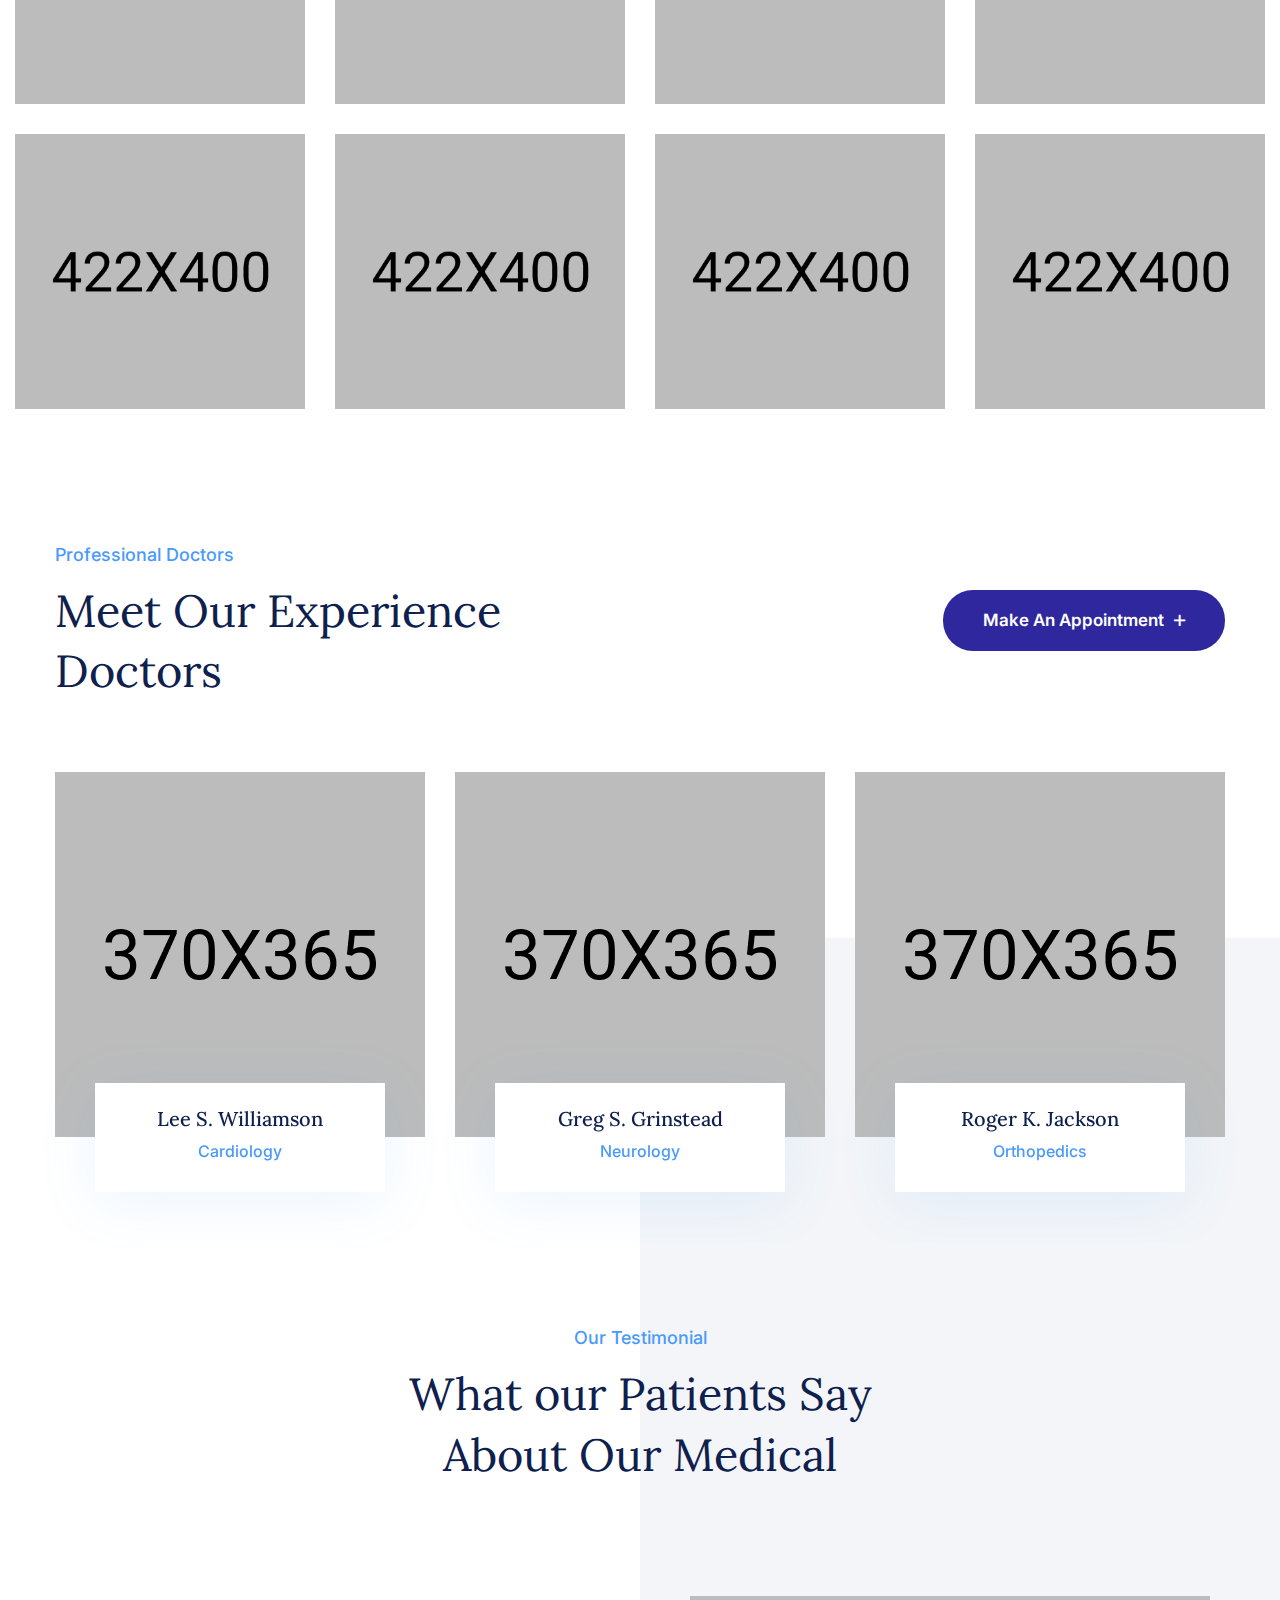
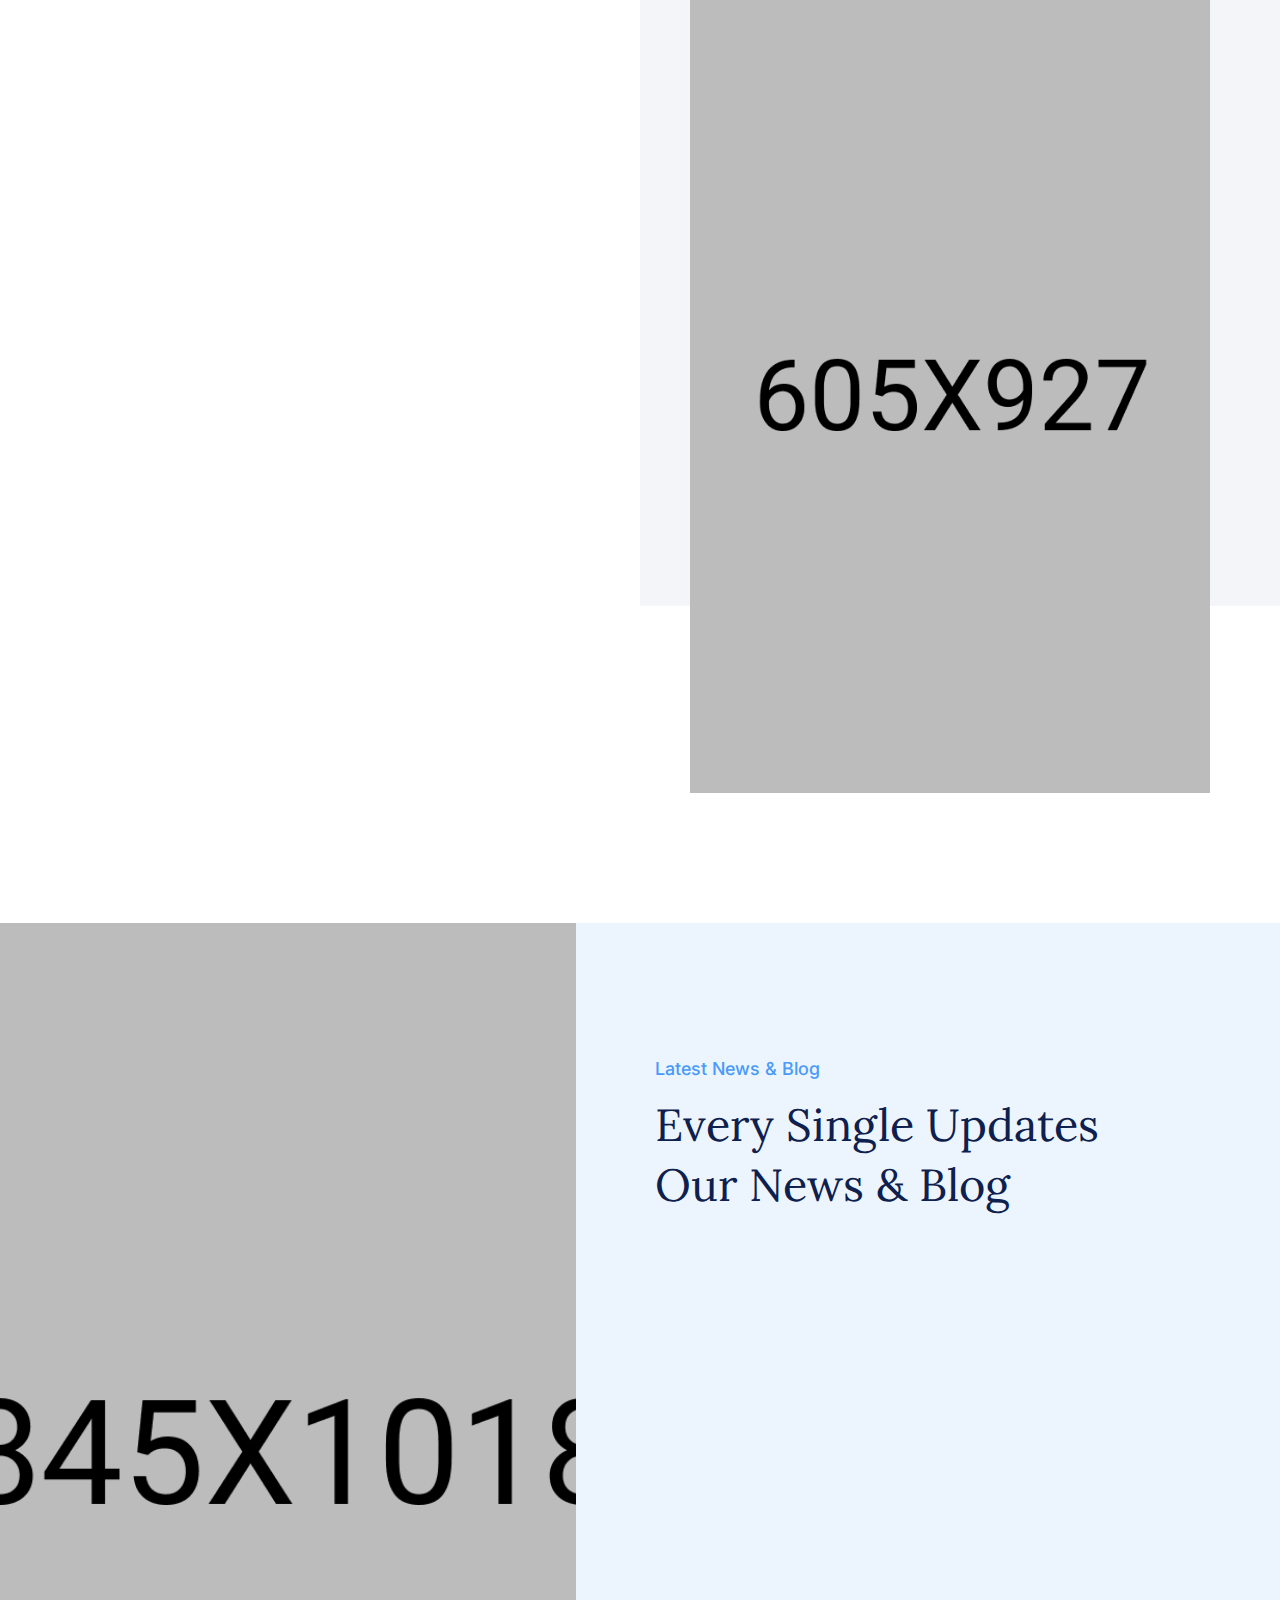
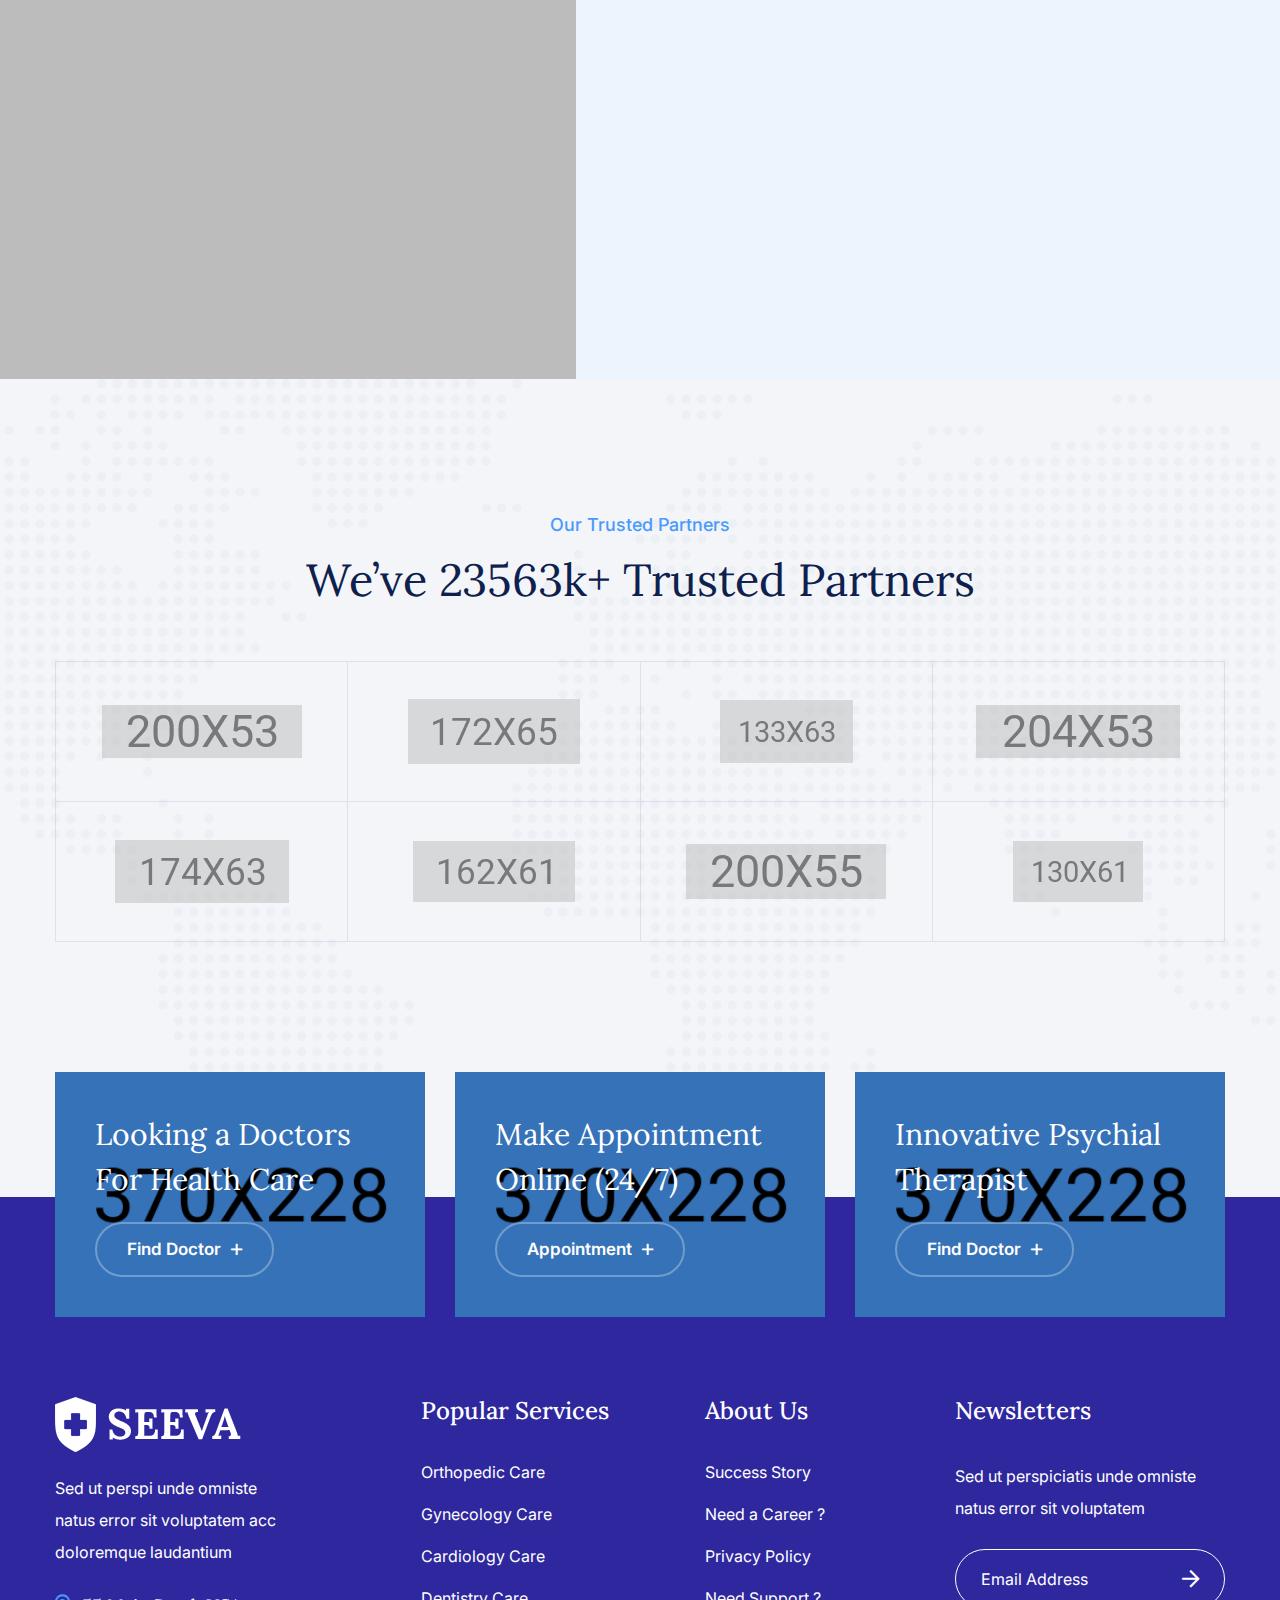
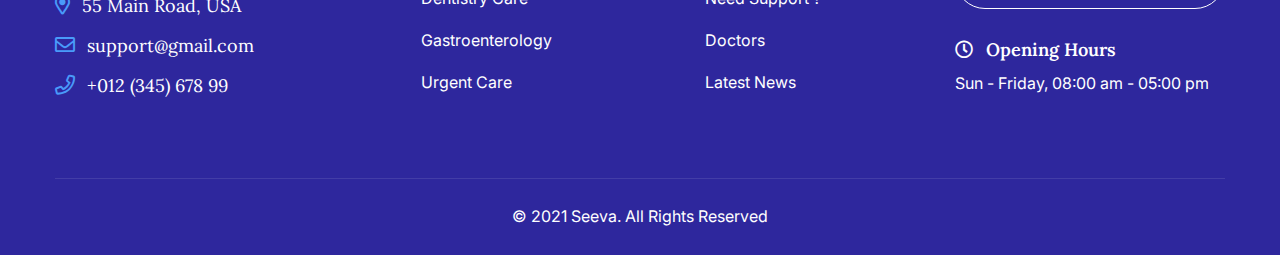
<file: index-three.html>
<!DOCTYPE html>
<html lang="zxx">

<head>
    <meta charset="UTF-8">
    <meta http-equiv="X-UA-Compatible" content="IE=edge">
    <meta name="viewport" content="width=device-width, initial-scale=1.0">
    <title>Seeva - Medical and Dental HTML Template || Home Two</title>

    <!--====== Favicon Icon ======-->
    <link rel="shortcut icon" href="assets/img/favicon.ico" type="img/png" />
    <!--====== Animate Css ======-->
    <link rel="stylesheet" href="assets/css/animate.min.css" />
    <!--====== Bootstrap css ======-->
    <link rel="stylesheet" href="assets/css/bootstrap.min.css" />
    <!--====== Slick Slider ======-->
    <link rel="stylesheet" href="assets/css/slick.min.css" />
    <!--====== Nice Select ======-->
    <link rel="stylesheet" href="assets/css/nice-select.min.css" />
    <!--====== Magnific Popup ======-->
    <link rel="stylesheet" href="assets/css/magnific-popup.min.css" />
    <!--====== Font Awesome ======-->
    <link rel="stylesheet" href="assets/fonts/fontawesome/css/all.min.css" />
    <!--====== Flaticon ======-->
    <link rel="stylesheet" href="assets/fonts/flaticon/css/flaticon.css" />
    <!--====== Main Css ======-->
    <link rel="stylesheet" href="assets/css/style.css" />
</head>

<body>
    <!--====== Start Preloader ======-->
    <div id="preloader">
        <div id="loading-center">
            <div id="object"></div>
        </div>
    </div>
    <!--====== End Preloader ======-->

    <!--====== Start Template Header ======-->
    <header class="template-header header-three">
        <div class="header-top-list-one d-none d-lg-block">
            <div class="container">
                <div class="list-items">
                    <div class="single-list-item">
                        <div class="site-logo">
                            <a href="index.html">
                                <img src="assets/img/logo-white.png" alt="">
                            </a>
                        </div>
                    </div>
                    <div class="single-list-item">
                        <div class="contact-info">
                            <div class="icon">
                                <img src="assets/img/icon/map-white.png" alt="Icon">
                            </div>
                            <div class="content">
                                <span class="info-title">Medical Address</span>
                                <a href="#" class="info-desc">55 Main Road, USA</a>
                            </div>
                        </div>
                    </div>
                    <div class="single-list-item">
                        <div class="contact-info">
                            <div class="icon">
                                <img src="assets/img/icon/phone-white.png" alt="Icon">
                            </div>
                            <div class="content">
                                <span class="info-title">Phone Number</span>
                                <a href="#" class="info-desc">+012(345) 456</a>
                            </div>
                        </div>
                    </div>
                </div>
            </div>
        </div>
        <div class="container">
            <div class="header-navigation">
                <div class="header-left">
                    <div class="site-logo d-lg-none">
                        <a href="index.html">
                            <img src="assets/img/logo.png" alt="Seeva">
                        </a>
                    </div>
                    <nav class="site-menu item-extra-gap item-left d-none d-lg-block">
                        <ul class="primary-menu">
                            <li class="active">
                                <a href="index.html">Home</a>
                                <ul class="sub-menu">
                                    <li><a href="index.html">Home One</a></li>
                                    <li><a href="index-two.html">Home Two</a></li>
                                    <li><a href="index-three.html">Home Three</a></li>
                                    <li><a href="index-four.html">Home Four</a></li>
                                    <li><a href="index-five.html">Home Five</a></li>
                                </ul>
                            </li>
                            <li><a href="about.html">About</a></li>
                            <li>
                                <a href="#">Pages</a>
                                <ul class="sub-menu">
                                    <li>
                                        <a href="service.html">Services</a>
                                        <ul class="sub-menu">
                                            <li><a href="service.html">Service One</a></li>
                                            <li><a href="service-two.html">Service Two</a></li>
                                            <li><a href="service-details.html">Service Details</a></li>
                                        </ul>
                                    </li>
                                    <li><a href="pricing.html">Pricing Plan</a></li>
                                    <li><a href="faq.html">Help & FAQ</a></li>
                                    <li><a href="gallery.html">Our Gallery</a></li>
                                    <li><a href="appointments.html">Appointment</a></li>
                                </ul>
                            </li>
                            <li>
                                <a href="doctors.html">Doctors</a>
                                <ul class="sub-menu">
                                    <li><a href="doctor-details.html">Doctor Details</a></li>
                                </ul>
                            </li>
                            <li>
                                <a href="blog-standard.html">Blog</a>
                                <ul class="sub-menu">
                                    <li><a href="blog-details.html">Blog Details</a></li>
                                </ul>
                            </li>
                            <li>
                                <a href="shop.html">Shop</a>
                                <ul class="sub-menu">
                                    <li><a href="product-details.html">Shop Details</a></li>
                                </ul>
                            </li>
                            <li><a href="contact.html">Contact</a></li>
                            <li><a href="#" class="search-btn"><i class="far fa-search"></i></a></li>
                        </ul>
                    </nav>
                </div>
                <div class="header-right">
                    <ul class="extra-icons">
                        <li class="d-none d-sm-block">
                            <a href="#" class="cart-icon">
                                <i class="far fa-shopping-cart"></i>
                            </a>
                        </li>
                        <li class="d-none d-sm-block">
                            <a href="#" class="wishlist-icon">
                                <i class="far fa-heart"></i>
                            </a>
                        </li>
                        <li class="d-none d-lg-block">
                            <div class="off-canvas-btn">
                                <span></span>
                            </div>
                        </li>
                        <li class="d-lg-none">
                            <a href="#" class="navbar-toggler">
                                <span></span>
                                <span></span>
                                <span></span>
                            </a>
                        </li>
                    </ul>
                </div>
            </div>
        </div>

        <!-- Start Off Canvas -->
        <div class="slide-panel off-canvas-panel">
            <div class="panel-overlay"></div>
            <div class="panel-inner">
                <div class="canvas-logo">
                    <img src="assets/img/logo.png" alt="">
                </div>
                <div class="about-us">
                    <h5 class="canvas-widget-title">About Us</h5>
                    <p>
                        Sed perspiciatis unde omnis iste natus error voluptatem accusantium doloremque laudantium totam rem aperams eaque ipsa quae abillo.
                    </p>
                </div>
                <div class="contact-us">
                    <h5 class="canvas-widget-title">Contact Us</h5>
                    <ul>
                        <li>
                            <i class="far fa-map-marker-alt"></i>
                            354 Oakridge, Camden NJ 08102 - USA
                        </li>
                        <li>
                            <i class="far fa-envelope-open"></i>
                            <a href="mailto:support@qolle.com">support@seeva.com</a>
                            <a href="mailto:info@qolle.com">info@seeva.com</a>
                        </li>
                        <li>
                            <i class="far fa-phone"></i>
                            <a href="tel:+01234567899">+012 (345) 678 99</a><br>
                            <a href="tel:+8563214">+8563214</a>
                        </li>
                    </ul>
                </div>
                <a href="#" class="panel-close">
                    <i class="fal fa-times"></i>
                </a>
            </div>
        </div>
        <!-- End Off Canvas -->

        <!-- Start Mobile Panel -->
        <div class="slide-panel mobile-slide-panel">
            <div class="panel-overlay"></div>
            <div class="panel-inner">
                <div class="panel-logo">
                    <img src="assets/img/logo.png" alt="">
                </div>
                <nav class="mobile-menu">
                    <ul class="primary-menu">
                        <li class="active">
                            <a href="index.html">Home</a>
                            <ul class="sub-menu">
                                <li><a href="index.html">Home One</a></li>
                                <li><a href="index-two.html">Home Two</a></li>
                                <li><a href="index-three.html">Home Three</a></li>
                                <li><a href="index-four.html">Home Four</a></li>
                                <li><a href="index-five.html">Home Five</a></li>
                            </ul>
                        </li>
                        <li><a href="about.html">About</a></li>
                        <li>
                            <a href="#">Pages</a>
                            <ul class="sub-menu">
                                <li>
                                    <a href="service.html">Services</a>
                                    <ul class="sub-menu">
                                        <li><a href="service.html">Service One</a></li>
                                        <li><a href="service-two.html">Service Two</a></li>
                                        <li><a href="service-details.html">Service Details</a></li>
                                    </ul>
                                </li>
                                <li><a href="pricing.html">Pricing Plan</a></li>
                                <li><a href="faq.html">Help & FAQ</a></li>
                                <li><a href="gallery.html">Our Gallery</a></li>
                                <li><a href="appointments.html">Appointment</a></li>
                            </ul>
                        </li>
                        <li>
                            <a href="doctors.html">Doctors</a>
                            <ul class="sub-menu">
                                <li><a href="doctor-details.html">Doctor Details</a></li>
                            </ul>
                        </li>
                        <li>
                            <a href="blog-standard.html">Blog</a>
                            <ul class="sub-menu">
                                <li><a href="blog-details.html">Blog Details</a></li>
                            </ul>
                        </li>
                        <li>
                            <a href="shop.html">Shop</a>
                            <ul class="sub-menu">
                                <li><a href="product-details.html">Shop Details</a></li>
                            </ul>
                        </li>
                        <li><a href="contact.html">Contact</a></li>
                    </ul>
                </nav>
                <a href="#" class="panel-close">
                    <i class="fal fa-times"></i>
                </a>
            </div>
        </div>
        <!-- Start Mobile Panel -->
    </header>
    <!--====== End Template Header ======-->

    <!--====== Hero Area Start ======-->
    <section class="hero-area-two">
        <div class="container">
            <div class="row align-items-center">
                <div class="col-lg-6">
                    <div class="hero-content">
                        <span class="tagline wow fadeInUp" data-wow-delay="0.3s">Love Respect & Care</span>
                        <h1 class="title wow fadeInRight" data-wow-delay="0.4s">Family Care Solutions</h1>
                        <p class="wow fadeInLeft" data-wow-delay="0.5s">Dolor sit amet consectetur adipiscing elitsedes eiusmod tempor incididunt utlabore</p>
                        <a href="#" class="template-btn wow fadeInDown" data-wow-delay="0.6s">Explore Our Service <i class="far fa-plus"></i></a>
                    </div>
                </div>
            </div>
        </div>
        <div class="hero-img" style="background-image: url(assets/img/hero-img/hero-img-2.jpg);"></div>
    </section>
    <!--====== Hero Area End ======-->

    <!--====== Appointment Section Start ======-->
    <section class="appointment-section">
        <div class="appointment-form-three bg-color-secondary">
            <div class="appointment-image" style="background-image: url(assets/img/appointment/04.jpg);">
            </div>
            <div class="form-wrap">
                <div class="section-heading text-center heading-white mb-60">
                    <span class="tagline">Make an Appointment</span>
                    <h2 class="title">Fill-up The From to Get Our Medical Services </h2>
                </div>
                <form action="#" class="wow fadeInUp" data-wow-delay="0.3s">
                    <div class="row">
                        <div class="col-sm-6">
                            <div class="input-field">
                                <input type="text" placeholder="Your Full Name">
                            </div>
                        </div>
                        <div class="col-sm-6">
                            <div class="input-field">
                                <input type="email" placeholder="Email Address">
                            </div>
                        </div>
                        <div class="col-sm-6">
                            <div class="input-field">
                                <select>
                                    <option value="1" selected disabled>Choose Doctors</option>
                                    <option value="2">Doctor One</option>
                                    <option value="3">Doctor Two</option>
                                    <option value="4">Doctor Three</option>
                                    <option value="5">Doctor Four</option>
                                </select>
                            </div>
                        </div>
                        <div class="col-sm-6">
                            <div class="input-field">
                                <select>
                                    <option value="1" selected disabled>Services Category</option>
                                    <option value="2">Service One</option>
                                    <option value="3">Service Two</option>
                                    <option value="4">Service Three</option>
                                    <option value="5">Service Four</option>
                                </select>
                            </div>
                        </div>
                        <div class="col-sm-6">
                            <div class="input-field">
                                <input type="date">
                            </div>
                        </div>
                        <div class="col-sm-6">
                            <div class="input-field">
                                <input type="text" placeholder="Phone Number">
                            </div>
                        </div>
                        <div class="col-sm-12">
                            <div class="input-field">
                                <button type="submit" class="template-btn template-btn-primary">
                                    Make an Appointment <i class="far fa-plus"></i>
                                </button>
                            </div>
                        </div>
                    </div>
                </form>
            </div>
        </div>
    </section>
    <!--====== Appointment Section End ======-->

    <!--====== Service Section Start ======-->
    <div class="service-with-cta">
        <!--====== Service Section Start ======-->
        <section class="services-section bg-color-grey">
            <div class="container container-1600">
                <div class="row justify-content-center">
                    <div class="col-lg-6 col-md-8">
                        <div class="section-heading text-center mb-70">
                            <span class="tagline">Popular Medical Services</span>
                            <h2 class="title">Benefit For Physical Mental  and Virtual Care</h2>
                        </div>
                    </div>
                </div>
                <div class="row justify-content-center">
                    <div class="col-12 col-md-12 col-sm-9 wow fadeInUp" data-wow-delay="0.3s">
                        <div class="row service-loop service-slider">
                            <div class="col">
                                <div class="fancy-content-box-two no-shadow">
                                    <div class="thumbnail">
                                        <img src="assets/img/iconic-box/01.jpg" alt="Image">
                                    </div>
                                    <div class="box-content">
                                        <div class="icon">
                                            <img src="assets/img/icon/heart-2.png" alt="">
                                        </div>
                                        <div class="content">
                                            <h4 class="title"><a href="service-details.html">Cardiology</a></h4>
                                            <p>Amet consect ascnge  eiusmod tempors</p>
                                        </div>
                                    </div>
                                </div>
                            </div>
                            <div class="col">
                                <div class="fancy-content-box-two no-shadow">
                                    <div class="thumbnail">
                                        <img src="assets/img/iconic-box/02.jpg" alt="Image">
                                    </div>
                                    <div class="box-content">
                                        <div class="icon">
                                            <img src="assets/img/icon/brain-2.png" alt="">
                                        </div>
                                        <div class="content">
                                            <h4 class="title"><a href="service-details.html">Neurology</a></h4>
                                            <p>Quis autem reprehe nderit voluptate</p>
                                        </div>
                                    </div>
                                </div>
                            </div>
                            <div class="col">
                                <div class="fancy-content-box-two no-shadow">
                                    <div class="thumbnail">
                                        <img src="assets/img/iconic-box/03.jpg" alt="Image">
                                    </div>
                                    <div class="box-content">
                                        <div class="icon">
                                            <img src="assets/img/icon/stomach-2.png" alt="">
                                        </div>
                                        <div class="content">
                                            <h4 class="title"><a href="service-details.html">Orthopedics</a></h4>
                                            <p>Amet consect ascnge  eiusmod tempors</p>
                                        </div>
                                    </div>
                                </div>
                            </div>
                            <div class="col">
                                <div class="fancy-content-box-two no-shadow">
                                    <div class="thumbnail">
                                        <img src="assets/img/iconic-box/04.jpg" alt="Image">
                                    </div>
                                    <div class="box-content">
                                        <div class="icon">
                                            <img src="assets/img/icon/virus-2.png" alt="">
                                        </div>
                                        <div class="content">
                                            <h4 class="title"><a href="service-details.html">Covid 19</a></h4>
                                            <p>Quis autem reprehe nderit voluptate</p>
                                        </div>
                                    </div>
                                </div>
                            </div>
                        </div>
                    </div>
                </div>
            </div>
        </section>
        <!--====== Service Section End ======-->

        <!--====== Call to action Start ======-->
        <section class="cta-section cta-boxed-three">
            <div class="container">
                <div class="cta-inner">
                    <div class="row align-items-center justify-content-center">
                        <div class="col-lg-6 order-lg-last">
                            <div class="cta-img text-center text-lg-right wow fadeInUp" data-wow-delay="0.3s">
                                <img class="animate-float-bob-y" src="assets/img/cta-img/illustration.png" alt="Image">
                            </div>
                        </div>
                        <div class="col-lg-6 col-md-10">
                            <div class="cta-content">
                                <div class="section-heading heading-white">
                                    <span class="tagline">Get Our Doctors Consultations</span>
                                    <h2 class="title">Find Your Best Doctors With Our Medical</h2>
                                </div>
                                <a href="#" class="template-btn mt-30">Make an Appointment <i class="far fa-plus"></i></a>
                            </div>
                        </div>
                    </div>
                </div>
            </div>
        </section>
        <!--====== Call to action End ======-->
    </div>
    <!--====== Service Section End ======-->

    <!--====== About Section Start ======-->
    <section class="about-section section-gap">
        <div class="container">
            <div class="row align-items-center justify-content-center">
                <div class="col-lg-7 col-md-10">
                    <div class="bordered-icon-wrapper">
                        <img src="assets/img/section-img/about-img.jpg" alt="AboutImg">

                        <div class="border-icon">
                            <img src="assets/img/icon/shield.png" alt="Icon">
                        </div>
                    </div>
                </div>
                <div class="col-lg-5 col-md-9">
                    <div class="about-content">
                        <div class="section-heading mb-35">
                            <span class="tagline">About Seeva</span>
                            <h2 class="title">All-in-One Worksite  Health Solution</h2>
                            <p>25 Years Of Experience in Medical Services</p>
                        </div>
                        <p>
                            Sed ut perspiciatis unde omnis iste natus error voluptatem accusantium doloremque laudantium totam rem aperieaque ipsa quae ab illo inventore veritatis et quasi architecto beatae vitae dicta sunt explica boemo enim ipsam
                        </p>
                        <a href="#" class="template-btn mt-40">Learn More <i class="far fa-plus"></i></a>
                    </div>
                </div>
            </div>
        </div>
    </section>
    <!--====== About Section End ======-->

    <!--====== Big Tagline Start ======-->
    <section class="big-tagline">
        <div class="container-fluid">
            <h2 class="tagline">Learn better health outcomes, improve costs and increase productivity for your business</h2>
        </div>
    </section>
    <!--====== Big Tagline End ======-->

    <!--====== Gallery Section Start ======-->
    <section class="gallery-section section-gap-top">
        <div class="container-fluid fluid-70">
            <div class="section-heading text-center mb-40">
                <span class="tagline">Medical Photo Gallery</span>
                <h2 class="title">Medical Services & Inside Views</h2>
            </div>
            <div class="row gallery-loop justify-content-center">
                <div class="col-xl-3 col-lg-4 col-sm-6">
                    <div class="gallery-item-one mt-30">
                        <div class="gallery-thumbnail">
                            <img src="assets/img/gallery/01.jpg" alt="Image">
                        </div>
                        <div class="gallery-caption">
                            <div>
                                <a href="assets/img/gallery/01.jpg" class="plus-icon"></a>
                                <h3 class="title"><a href="#">Medical Doctors</a></h3>
                                <p>259+ Doctors Available</p>
                            </div>
                        </div>
                    </div>
                </div>
                <div class="col-xl-3 col-lg-4 col-sm-6">
                    <div class="gallery-item-one mt-30">
                        <div class="gallery-thumbnail">
                            <img src="assets/img/gallery/02.jpg" alt="Image">
                        </div>
                        <div class="gallery-caption">
                            <div>
                                <a href="assets/img/gallery/02.jpg" class="plus-icon"></a>
                                <h3 class="title"><a href="#">Medical Doctors</a></h3>
                                <p>259+ Doctors Available</p>
                            </div>
                        </div>
                    </div>
                </div>
                <div class="col-xl-3 col-lg-4 col-sm-6">
                    <div class="gallery-item-one mt-30">
                        <div class="gallery-thumbnail">
                            <img src="assets/img/gallery/03.jpg" alt="Image">
                        </div>
                        <div class="gallery-caption">
                            <div>
                                <a href="assets/img/gallery/03.jpg" class="plus-icon"></a>
                                <h3 class="title"><a href="#">Medical Doctors</a></h3>
                                <p>259+ Doctors Available</p>
                            </div>
                        </div>
                    </div>
                </div>
                <div class="col-xl-3 col-lg-4 col-sm-6">
                    <div class="gallery-item-one mt-30">
                        <div class="gallery-thumbnail">
                            <img src="assets/img/gallery/04.jpg" alt="Image">
                        </div>
                        <div class="gallery-caption">
                            <div>
                                <a href="assets/img/gallery/04.jpg" class="plus-icon"></a>
                                <h3 class="title"><a href="#">Medical Doctors</a></h3>
                                <p>259+ Doctors Available</p>
                            </div>
                        </div>
                    </div>
                </div>
                <div class="col-xl-3 col-lg-4 col-sm-6">
                    <div class="gallery-item-one mt-30">
                        <div class="gallery-thumbnail">
                            <img src="assets/img/gallery/05.jpg" alt="Image">
                        </div>
                        <div class="gallery-caption">
                            <div>
                                <a href="assets/img/gallery/05.jpg" class="plus-icon"></a>
                                <h3 class="title"><a href="#">Medical Doctors</a></h3>
                                <p>259+ Doctors Available</p>
                            </div>
                        </div>
                    </div>
                </div>
                <div class="col-xl-3 col-lg-4 col-sm-6">
                    <div class="gallery-item-one mt-30">
                        <div class="gallery-thumbnail">
                            <img src="assets/img/gallery/06.jpg" alt="Image">
                        </div>
                        <div class="gallery-caption">
                            <div>
                                <a href="assets/img/gallery/06.jpg" class="plus-icon"></a>
                                <h3 class="title"><a href="#">Medical Doctors</a></h3>
                                <p>259+ Doctors Available</p>
                            </div>
                        </div>
                    </div>
                </div>
                <div class="col-xl-3 col-lg-4 col-sm-6">
                    <div class="gallery-item-one mt-30">
                        <div class="gallery-thumbnail">
                            <img src="assets/img/gallery/07.jpg" alt="Image">
                        </div>
                        <div class="gallery-caption">
                            <div>
                                <a href="assets/img/gallery/07.jpg" class="plus-icon"></a>
                                <h3 class="title"><a href="#">Medical Doctors</a></h3>
                                <p>259+ Doctors Available</p>
                            </div>
                        </div>
                    </div>
                </div>
                <div class="col-xl-3 col-lg-4 col-sm-6">
                    <div class="gallery-item-one mt-30">
                        <div class="gallery-thumbnail">
                            <img src="assets/img/gallery/08.jpg" alt="Image">
                        </div>
                        <div class="gallery-caption">
                            <div>
                                <a href="assets/img/gallery/08.jpg" class="plus-icon"></a>
                                <h3 class="title"><a href="#">Medical Doctors</a></h3>
                                <p>259+ Doctors Available</p>
                            </div>
                        </div>
                    </div>
                </div>
            </div>
        </div>
    </section>
    <!--====== Gallery Section End ======-->

    <div class="doctors-with-testimonial">
        <!--====== Doctor Section Start ======-->
        <section class="doctors-section">
            <div class="container">
                <div class="row justify-content-between align-items-center mb-70">
                    <div class="col-lg-5 col-md-6">
                        <div class="section-heading">
                            <span class="tagline">Professional Doctors</span>
                            <h2 class="title">Meet Our Experience  Doctors</h2>
                        </div>
                    </div>
                    <div class="col-auto">
                        <a href="doctors.html" class="template-btn template-btn-primary mt-sm-30">
                            Make An Appointment <i class="far fa-plus"></i>
                        </a>
                    </div>
                </div>

                <div class="row doctors-loop doctors-slider-two">
                    <div class="col-lg-4 col-md-6 col-sm-9">
                        <div class="doctor-box-one mb-50">
                            <div class="doctor-photo">
                                <img src="assets/img/doctors/01.jpg" alt="Image">
                            </div>
                            <div class="doctor-information">
                                <h5 class="name">
                                    <a href="doctor-details.html">Lee S. Williamson</a>
                                </h5>
                                <span class="specialty">Cardiology</span>
                                <ul class="social-links">
                                    <li><a href="#"><i class="fab fa-facebook-f"></i></a></li>
                                    <li><a href="#"><i class="fab fa-twitter"></i></a></li>
                                    <li><a href="#"><i class="fab fa-youtube"></i></a></li>
                                    <li><a href="#"><i class="fab fa-linkedin"></i></a></li>
                                </ul>
                            </div>
                        </div>
                    </div>
                    <div class="col-lg-4 col-md-6 col-sm-9">
                        <div class="doctor-box-one mb-50">
                            <div class="doctor-photo">
                                <img src="assets/img/doctors/02.jpg" alt="Image">
                            </div>
                            <div class="doctor-information">
                                <h5 class="name">
                                    <a href="doctor-details.html">Greg S. Grinstead</a>
                                </h5>
                                <span class="specialty">Neurology</span>
                                <ul class="social-links">
                                    <li><a href="#"><i class="fab fa-facebook-f"></i></a></li>
                                    <li><a href="#"><i class="fab fa-twitter"></i></a></li>
                                    <li><a href="#"><i class="fab fa-youtube"></i></a></li>
                                    <li><a href="#"><i class="fab fa-linkedin"></i></a></li>
                                </ul>
                            </div>
                        </div>
                    </div>
                    <div class="col-lg-4 col-md-6 col-sm-9">
                        <div class="doctor-box-one mb-50">
                            <div class="doctor-photo">
                                <img src="assets/img/doctors/03.jpg" alt="Image">
                            </div>
                            <div class="doctor-information">
                                <h5 class="name">
                                    <a href="doctor-details.html">Roger K. Jackson</a>
                                </h5>
                                <span class="specialty">Orthopedics</span>
                                <ul class="social-links">
                                    <li><a href="#"><i class="fab fa-facebook-f"></i></a></li>
                                    <li><a href="#"><i class="fab fa-twitter"></i></a></li>
                                    <li><a href="#"><i class="fab fa-youtube"></i></a></li>
                                    <li><a href="#"><i class="fab fa-linkedin"></i></a></li>
                                </ul>
                            </div>
                        </div>
                    </div>
                    <div class="col-lg-4 col-md-6 col-sm-9">
                        <div class="doctor-box-one mb-50">
                            <div class="doctor-photo">
                                <img src="assets/img/doctors/04.jpg" alt="Image">
                            </div>
                            <div class="doctor-information">
                                <h5 class="name">
                                    <a href="doctor-details.html">Rudolph V. Spitler</a>
                                </h5>
                                <span class="specialty">Cardiology</span>
                                <ul class="social-links">
                                    <li><a href="#"><i class="fab fa-facebook-f"></i></a></li>
                                    <li><a href="#"><i class="fab fa-twitter"></i></a></li>
                                    <li><a href="#"><i class="fab fa-youtube"></i></a></li>
                                    <li><a href="#"><i class="fab fa-linkedin"></i></a></li>
                                </ul>
                            </div>
                        </div>
                    </div>
                    <div class="col-lg-4 col-md-6 col-sm-9">
                        <div class="doctor-box-one mb-50">
                            <div class="doctor-photo">
                                <img src="assets/img/doctors/05.jpg" alt="Image">
                            </div>
                            <div class="doctor-information">
                                <h5 class="name">
                                    <a href="doctor-details.html">Frank T. Grimsley</a>
                                </h5>
                                <span class="specialty">Neurology</span>
                                <ul class="social-links">
                                    <li><a href="#"><i class="fab fa-facebook-f"></i></a></li>
                                    <li><a href="#"><i class="fab fa-twitter"></i></a></li>
                                    <li><a href="#"><i class="fab fa-youtube"></i></a></li>
                                    <li><a href="#"><i class="fab fa-linkedin"></i></a></li>
                                </ul>
                            </div>
                        </div>
                    </div>
                    <div class="col-lg-4 col-md-6 col-sm-9">
                        <div class="doctor-box-one mb-50">
                            <div class="doctor-photo">
                                <img src="assets/img/doctors/06.jpg" alt="Image">
                            </div>
                            <div class="doctor-information">
                                <h5 class="name">
                                    <a href="doctor-details.html">Johnny R. Atterberry</a>
                                </h5>
                                <span class="specialty">Orthopedics</span>
                                <ul class="social-links">
                                    <li><a href="#"><i class="fab fa-facebook-f"></i></a></li>
                                    <li><a href="#"><i class="fab fa-twitter"></i></a></li>
                                    <li><a href="#"><i class="fab fa-youtube"></i></a></li>
                                    <li><a href="#"><i class="fab fa-linkedin"></i></a></li>
                                </ul>
                            </div>
                        </div>
                    </div>
                    <div class="col-lg-4 col-md-6 col-sm-9">
                        <div class="doctor-box-one mb-50">
                            <div class="doctor-photo">
                                <img src="assets/img/doctors/07.jpg" alt="Image">
                            </div>
                            <div class="doctor-information">
                                <h5 class="name">
                                    <a href="doctor-details.html">Erik R. Faulkner</a>
                                </h5>
                                <span class="specialty">Cardiology</span>
                                <ul class="social-links">
                                    <li><a href="#"><i class="fab fa-facebook-f"></i></a></li>
                                    <li><a href="#"><i class="fab fa-twitter"></i></a></li>
                                    <li><a href="#"><i class="fab fa-youtube"></i></a></li>
                                    <li><a href="#"><i class="fab fa-linkedin"></i></a></li>
                                </ul>
                            </div>
                        </div>
                    </div>
                    <div class="col-lg-4 col-md-6 col-sm-9">
                        <div class="doctor-box-one mb-50">
                            <div class="doctor-photo">
                                <img src="assets/img/doctors/08.jpg" alt="Image">
                            </div>
                            <div class="doctor-information">
                                <h5 class="name">
                                    <a href="doctor-details.html">Phillip L. Williams</a>
                                </h5>
                                <span class="specialty">Neurology</span>
                                <ul class="social-links">
                                    <li><a href="#"><i class="fab fa-facebook-f"></i></a></li>
                                    <li><a href="#"><i class="fab fa-twitter"></i></a></li>
                                    <li><a href="#"><i class="fab fa-youtube"></i></a></li>
                                    <li><a href="#"><i class="fab fa-linkedin"></i></a></li>
                                </ul>
                            </div>
                        </div>
                    </div>
                    <div class="col-lg-4 col-md-6 col-sm-9">
                        <div class="doctor-box-one mb-50">
                            <div class="doctor-photo">
                                <img src="assets/img/doctors/09.jpg" alt="Image">
                            </div>
                            <div class="doctor-information">
                                <h5 class="name">
                                    <a href="doctor-details.html">Michael I. Johnson</a>
                                </h5>
                                <span class="specialty">Orthopedics</span>
                                <ul class="social-links">
                                    <li><a href="#"><i class="fab fa-facebook-f"></i></a></li>
                                    <li><a href="#"><i class="fab fa-twitter"></i></a></li>
                                    <li><a href="#"><i class="fab fa-youtube"></i></a></li>
                                    <li><a href="#"><i class="fab fa-linkedin"></i></a></li>
                                </ul>
                            </div>
                        </div>
                    </div>
                </div>
            </div>
        </section>
        <!--====== Doctor Section End ======-->

        <!--====== Testimonial Section Start ======-->
        <section class="testimonial-section">
            <div class="container">
                <div class="row justify-content-center">
                    <div class="col-lg-6">
                        <div class="section-heading text-center mb-40">
                            <span class="tagline">Our Testimonial</span>
                            <h2 class="title">What our Patients Say About Our Medical</h2>
                        </div>
                    </div>
                </div>
                <div class="row justify-content-start">
                    <div class="col-xl-8 col-lg-9">
                        <div class="row justify-content-center">
                            <div class="col-md-6 col-sm-10">
                                <div class="testimonial-box mt-30 wow fadeInUp" data-wow-delay="0.3s">
                                    <div class="author-info-wrapper">
                                        <div class="avatar">
                                            <img src="assets/img/testimonial/01.png" alt="Images">
                                        </div>
                                        <div class="author-info">
                                            <h5 class="name">Mark E. Kaminsky</h5>
                                            <span class="title">Web Designer</span>
                                            <ul class="rating">
                                                <li><i class="fas fa-star"></i></li>
                                                <li><i class="fas fa-star"></i></li>
                                                <li><i class="fas fa-star"></i></li>
                                                <li><i class="fas fa-star"></i></li>
                                                <li><i class="fas fa-star-half-alt"></i></li>
                                            </ul>
                                        </div>
                                    </div>
                                    <p class="content">
                                        Sed ut perspiciatis unde omnis natusy error volupta tem accusantium doloreue laudan totam rem aperiam eaquip abillo inventore
                                    </p>
                                    <span class="quote-icon">
                                        <img src="assets/img/icon/right-quote.png" alt="Quote">
                                    </span>
                                </div>
                            </div>
                            <div class="col-md-6 col-sm-10">
                                <div class="testimonial-box mt-30 wow fadeInUp" data-wow-delay="0.4s">
                                    <div class="author-info-wrapper">
                                        <div class="avatar">
                                            <img src="assets/img/testimonial/03.png" alt="Images">
                                        </div>
                                        <div class="author-info">
                                            <h5 class="name">Andrew K. Allen</h5>
                                            <span class="title">Web Designer</span>
                                            <ul class="rating">
                                                <li><i class="fas fa-star"></i></li>
                                                <li><i class="fas fa-star"></i></li>
                                                <li><i class="fas fa-star"></i></li>
                                                <li><i class="fas fa-star"></i></li>
                                                <li><i class="fas fa-star-half-alt"></i></li>
                                            </ul>
                                        </div>
                                    </div>
                                    <p class="content">
                                        Sed ut perspiciatis unde omnis natusy error volupta tem accusantium doloreue laudan totam rem aperiam eaquip abillo inventore
                                    </p>
                                    <span class="quote-icon">
                                        <img src="assets/img/icon/right-quote.png" alt="Quote">
                                    </span>
                                </div>
                            </div>
                            <div class="col-md-6 col-sm-10">
                                <div class="testimonial-box mt-30 wow fadeInUp" data-wow-delay="0.5s">
                                    <div class="author-info-wrapper">
                                        <div class="avatar">
                                            <img src="assets/img/testimonial/04.png" alt="Images">
                                        </div>
                                        <div class="author-info">
                                            <h5 class="name">V. Thomas</h5>
                                            <span class="title">Web Designer</span>
                                            <ul class="rating">
                                                <li><i class="fas fa-star"></i></li>
                                                <li><i class="fas fa-star"></i></li>
                                                <li><i class="fas fa-star"></i></li>
                                                <li><i class="fas fa-star"></i></li>
                                                <li><i class="fas fa-star-half-alt"></i></li>
                                            </ul>
                                        </div>
                                    </div>
                                    <p class="content">
                                        Sed ut perspiciatis unde omnis natusy error volupta tem accusantium doloreue laudan totam rem aperiam eaquip abillo inventore
                                    </p>
                                    <span class="quote-icon">
                                        <img src="assets/img/icon/right-quote.png" alt="Quote">
                                    </span>
                                </div>
                            </div>
                            <div class="col-md-6 col-sm-10">
                                <div class="testimonial-box mt-30 wow fadeInUp" data-wow-delay="0.6s">
                                    <div class="author-info-wrapper">
                                        <div class="avatar">
                                            <img src="assets/img/testimonial/05.png" alt="Images">
                                        </div>
                                        <div class="author-info">
                                            <h5 class="name">Rudolph Spitler</h5>
                                            <span class="title">Web Designer</span>
                                            <ul class="rating">
                                                <li><i class="fas fa-star"></i></li>
                                                <li><i class="fas fa-star"></i></li>
                                                <li><i class="fas fa-star"></i></li>
                                                <li><i class="fas fa-star"></i></li>
                                                <li><i class="fas fa-star-half-alt"></i></li>
                                            </ul>
                                        </div>
                                    </div>
                                    <p class="content">
                                        Sed ut perspiciatis unde omnis natusy error volupta tem accusantium doloreue laudan totam rem aperiam eaquip abillo inventore
                                    </p>
                                    <span class="quote-icon">
                                        <img src="assets/img/icon/right-quote.png" alt="Quote">
                                    </span>
                                </div>
                            </div>
                        </div>
                    </div>
                </div>
            </div>
        </section>
        <!--====== Testimonial Section End ======-->

        <div class="section-image">
            <img src="assets/img/section-img/doctor-with-prescription.jpg" alt="Image">
        </div>
    </div>

    <!--====== Latest Blog Start ======-->
    <section class="latest-blog-section latest-blog-section-bg section-gap bg-color-secondary-10">
        <div class="container">
            <div class="row justify-content-lg-end justify-content-center">
                <div class="col-lg-6 col-md-10 col-sm-11">
                    <div class="row">
                        <div class="col-xl-10 col-lg-12 col-md-10">
                            <div class="section-heading mb-60">
                                <span class="tagline">Latest News & Blog</span>
                                <h2 class="title">Every Single Updates Our News & Blog</h2>
                            </div>
                        </div>
                    </div>
                    <div class="latest-blog-list">
                        <div class="single-post wow fadeInUp" data-wow-delay="0.3s">
                            <div class="post-meta">
                                <a href="#" class="blog-category">Health</a>
                                <a href="#" class="blog-date"><i class="far fa-calendar-alt"></i> 25 Aug 2021</a>
                            </div>
                            <h4 class="post-title">
                                <a href="blog-details.html">Comprehensive Worksite Health Program Built Decades of Clinical Expertise</a>
                            </h4>
                        </div>
                        <div class="single-post wow fadeInUp" data-wow-delay="0.4s">
                            <div class="post-meta">
                                <a href="#" class="blog-category">Covid 19</a>
                                <a href="#" class="blog-date"><i class="far fa-calendar-alt"></i> 25 Aug 2021</a>
                            </div>
                            <h4 class="post-title">
                                <a href="blog-details.html">Make Ove Toward Improved Employee Health Speed Return Healthcare Investment</a>
                            </h4>
                        </div>
                        <div class="single-post wow fadeInUp" data-wow-delay="0.5s">
                            <div class="post-meta">
                                <a href="#" class="blog-category">Covid 19</a>
                                <a href="#" class="blog-date"><i class="far fa-calendar-alt"></i> 25 Aug 2021</a>
                            </div>
                            <h4 class="post-title">
                                <a href="blog-details.html">Flexible and Responsive to Your Changing Seen Needs Make Ove Toward Improved</a>
                            </h4>
                        </div>
                    </div>
                </div>
            </div>
        </div>
        <div class="section-bg d-none d-lg-block" style="background-image: url(assets/img/section-bg/half-bg-img-02.jpg);"></div>
    </section>
    <!--====== Latest Blog End ======-->

    <!--====== Partners Section Start ======-->
    <section class="partner-section section-gap bg-color-grey section-map-overly-2">
        <div class="container">
            <div class="section-heading text-center mb-50">
                <span class="span tagline">Our Trusted Partners</span>
                <h2 class="title">We’ve 23563k+ Trusted Partners</h2>
            </div>
            <div class="partner-logo-grid">
                <div class="single-partner">
                    <a href="#">
                        <img src="assets/img/partner-logos/01-dark.png" alt="Partner">
                    </a>
                </div>
                <div class="single-partner">
                    <a href="#">
                        <img src="assets/img/partner-logos/02-dark.png" alt="Partner">
                    </a>
                </div>
                <div class="single-partner">
                    <a href="#">
                        <img src="assets/img/partner-logos/03-dark.png" alt="Partner">
                    </a>
                </div>
                <div class="single-partner">
                    <a href="#">
                        <img src="assets/img/partner-logos/04-dark.png" alt="Partner">
                    </a>
                </div>
                <div class="single-partner">
                    <a href="#">
                        <img src="assets/img/partner-logos/05-dark.png" alt="Partner">
                    </a>
                </div>
                <div class="single-partner">
                    <a href="#">
                        <img src="assets/img/partner-logos/06-dark.png" alt="Partner">
                    </a>
                </div>
                <div class="single-partner">
                    <a href="#">
                        <img src="assets/img/partner-logos/07-dark.png" alt="Partner">
                    </a>
                </div>
                <div class="single-partner">
                    <a href="#">
                        <img src="assets/img/partner-logos/08-dark.png" alt="Partner">
                    </a>
                </div>
            </div>
        </div>
    </section>
    <!--====== Partners Section End ======-->

    <!--====== Back to Top Start ======-->
    <a class="back-to-top" href="#">
        <i class="far fa-angle-up"></i>
     </a>
    <!--====== Back to Top End ======-->

    <!--====== Start Template Footer ======-->
    <footer class="template-footer bg-color-grey template-footer-white have-cta-boxes-two">
        <div class="cta-boxes-wrapper">
            <div class="container">
                <div class="row justify-content-center">
                    <div class="col-lg-4 col-md-6">
                        <div class="cta-boxed-two bg-color-secondary bg-size-cover blend-mode-multiply mb-30" style="background-image: url(assets/img/cta-img/cta-boxed-2-1.jpg);">
                            <h2 class="cta-title">Looking a Doctors  For Health Care</h2>
                            <a href="#" class="template-btn template-btn-bordered">Find Doctor <i class="far fa-plus"></i></a>
                        </div>
                    </div>
                    <div class="col-lg-4 col-md-6">
                        <div class="cta-boxed-two bg-color-secondary bg-size-cover blend-mode-multiply mb-30" style="background-image: url(assets/img/cta-img/cta-boxed-2-2.jpg);">
                            <h2 class="cta-title">Make Appointment  Online (24/7)</h2>
                            <a href="#" class="template-btn template-btn-bordered">Appointment <i class="far fa-plus"></i></a>
                        </div>
                    </div>
                    <div class="col-lg-4 col-md-8">
                        <div class="cta-boxed-two bg-color-secondary bg-size-cover blend-mode-multiply mb-30" style="background-image: url(assets/img/cta-img/cta-boxed-2-3.jpg);">
                            <h2 class="cta-title">Innovative Psychial Therapist</h2>
                            <a href="#" class="template-btn template-btn-bordered">Find Doctor <i class="far fa-plus"></i></a>
                        </div>
                    </div>
                </div>
            </div>
        </div>
        <div class="footer-inner bg-color-primary">
            <div class="container">
                <div class="footer-widgets">
                    <div class="row">
                        <div class="col-lg-3 col-md-8">
                            <div class="widget text-widget">
                                <div class="footer-logo">
                                    <img src="assets/img/logo-white.png" alt="Medibo">
                                </div>
                                <p>
                                    Sed ut perspi unde omniste natus error sit voluptatem acc doloremque laudantium
                                </p>
                                <ul class="contact-list">
                                    <li>
                                        <a href="https://goo.gl/maps/inpkL6wUZqMR3opX7"><i class="far fa-map-marker-alt"></i>55 Main Road, USA</a>
                                    </li>
                                    <li>
                                        <a href="mailto:support@gmail.com"><i class="far fa-envelope"></i>support@gmail.com</a>
                                    </li>
                                    <li>
                                        <a href="tel:01267899"><i class="far fa-phone"></i>+012 (345) 678 99</a>
                                    </li>
                                </ul>
                            </div>
                        </div>
                        <div class="col-lg-6">
                            <div class="row justify-content-center">
                                <div class="col-xl-5 col-sm-6">
                                    <div class="d-flex justify-content-lg-center">
                                        <div class="widget nav-widget">
                                            <h4 class="widget-title">Popular Services</h4>
                                            <ul class="nav-links">
                                                <li><a href="#">Orthopedic Care</a></li>
                                                <li><a href="#">Gynecology Care</a></li>
                                                <li><a href="#">Cardiology Care</a></li>
                                                <li><a href="#">Dentistry Care</a></li>
                                                <li><a href="#">Gastroenterology</a></li>
                                                <li><a href="#">Urgent Care</a></li>
                                            </ul>
                                        </div>
                                    </div>
                                </div>
                                <div class="col-xl-5 col-sm-6">
                                    <div class="d-flex justify-content-lg-center">
                                        <div class="widget nav-widget">
                                            <h4 class="widget-title">About Us</h4>
                                            <ul class="nav-links">
                                                <li><a href="#">Success Story</a></li>
                                                <li><a href="#">Need a Career ?</a></li>
                                                <li><a href="#">Privacy Policy</a></li>
                                                <li><a href="#">Need Support ?</a></li>
                                                <li><a href="#">Doctors</a></li>
                                                <li><a href="#">Latest News</a></li>
                                            </ul>
                                        </div>
                                    </div>
                                </div>
                            </div>
                        </div>
                        <div class="col-lg-3 col-md-10">
                            <div class="widget newsletters-widget">
                                <h4 class="widget-title">Newsletters</h4>
                                <p>
                                    Sed ut perspiciatis unde omniste <br> natus error sit voluptatem
                                </p>
                                <form action="#" class="newsletters-form">
                                    <input type="email" placeholder="Email Address">
                                    <button type="submit"><i class="far fa-arrow-right"></i></button>
                                </form>

                                <div class="opening-notice mt-30">
                                    <h6><i class="far fa-clock"></i> Opening Hours</h6>
                                    <p>Sun - Friday, 08:00 am - 05:00 pm</p>
                                </div>
                            </div>
                        </div>
                    </div>
                </div>
                <div class="copyright-area">
                    <p>© 2021 <a href="#">Seeva</a>. All Rights Reserved</p>
                </div>
            </div>
        </div>
    </footer>
    <!--====== End Template Footer ======-->

    <!--====== Jquery ======-->
    <script src="assets/js/jquery-3.6.0.min.js"></script>
    <!--====== Bootstrap ======-->
    <script src="assets/js/bootstrap.min.js"></script>
    <!--====== Slick slider ======-->
    <script src="assets/js/slick.min.js"></script>
    <!--====== Isotope ======-->
    <script src="assets/js/isotope.pkgd.min.js"></script>
    <!--====== Images loaded ======-->
    <script src="assets/js/imagesloaded.pkgd.min.js"></script>
    <!--====== In-view ======-->
    <script src="assets/js/jquery.inview.min.js"></script>
    <!--====== Nice Select ======-->
    <script src="assets/js/jquery.nice-select.min.js"></script>
    <!--====== Magnific Popup ======-->
    <script src="assets/js/magnific-popup.min.js"></script>
    <!--====== WOW Js ======-->
    <script src="assets/js/wow.min.js"></script>
    <!--====== Main JS ======-->
    <script src="assets/js/main.js"></script>
</body>

</html>
</file>
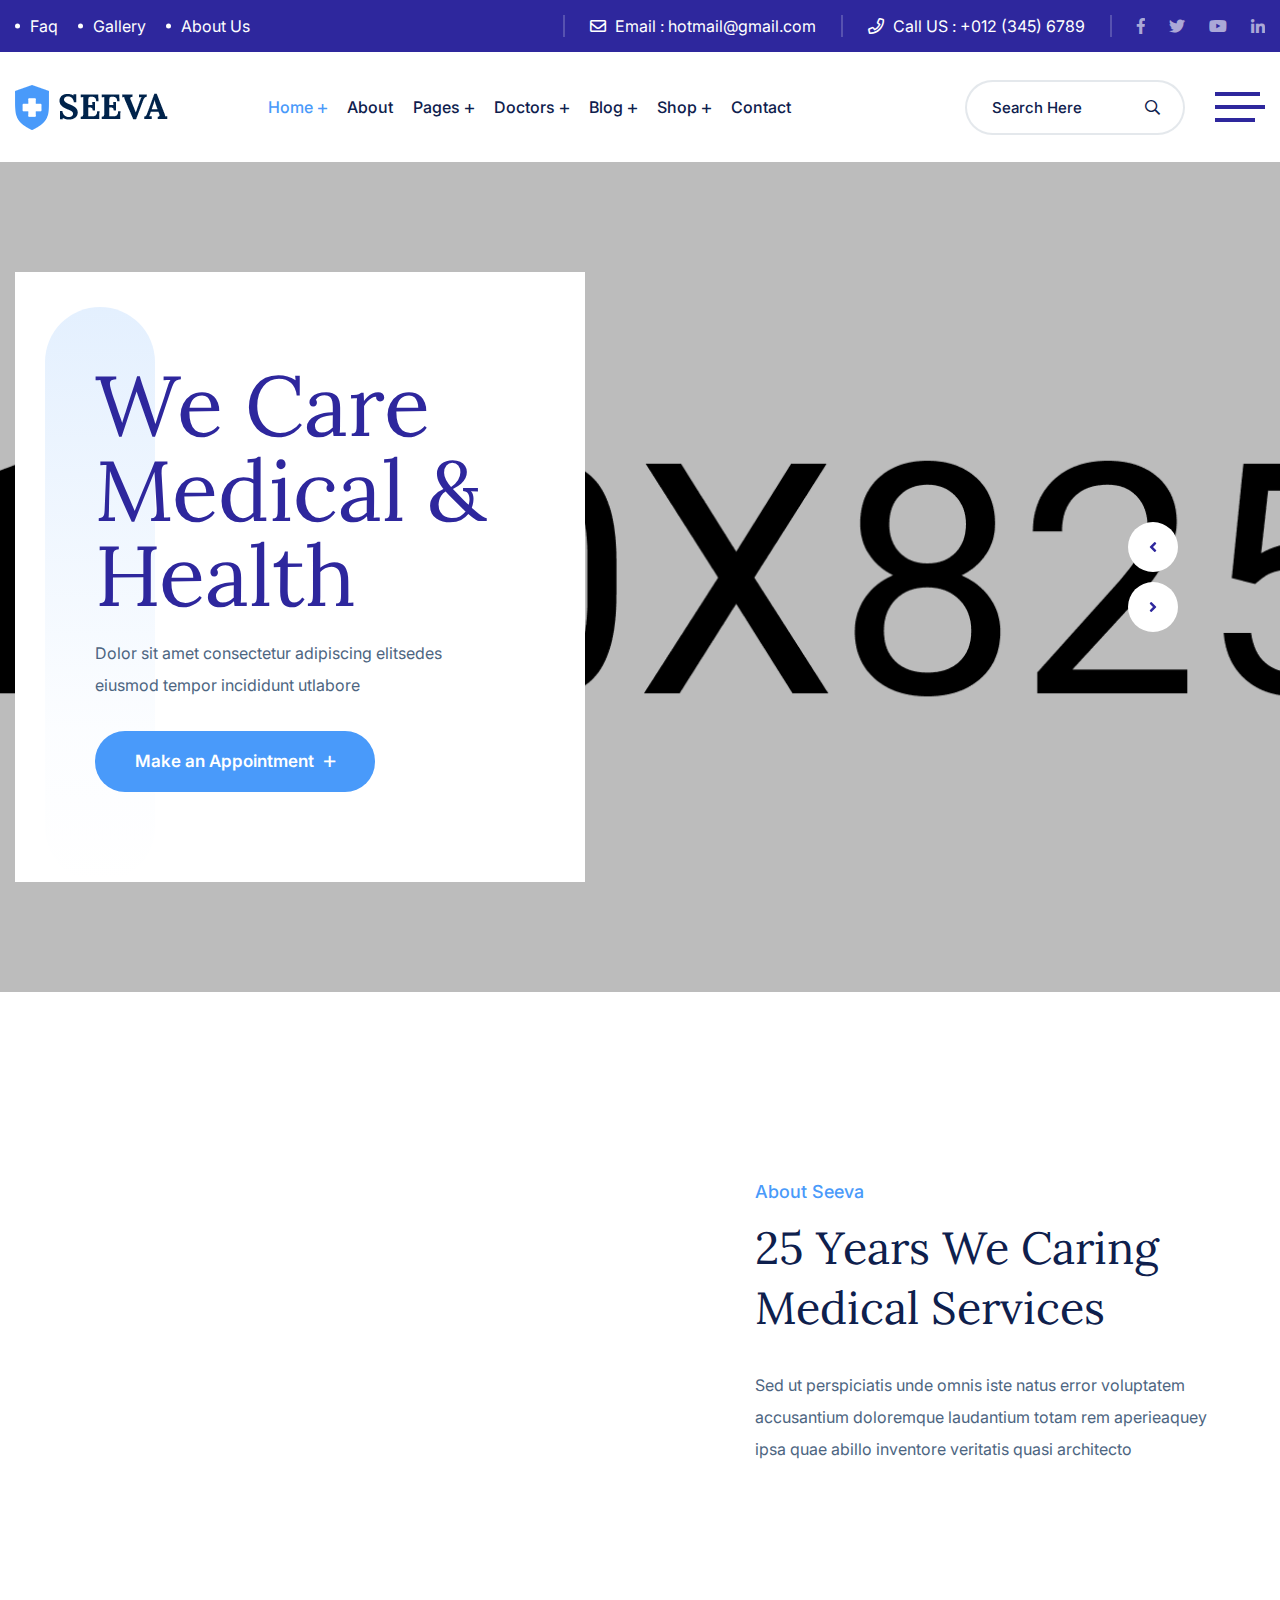
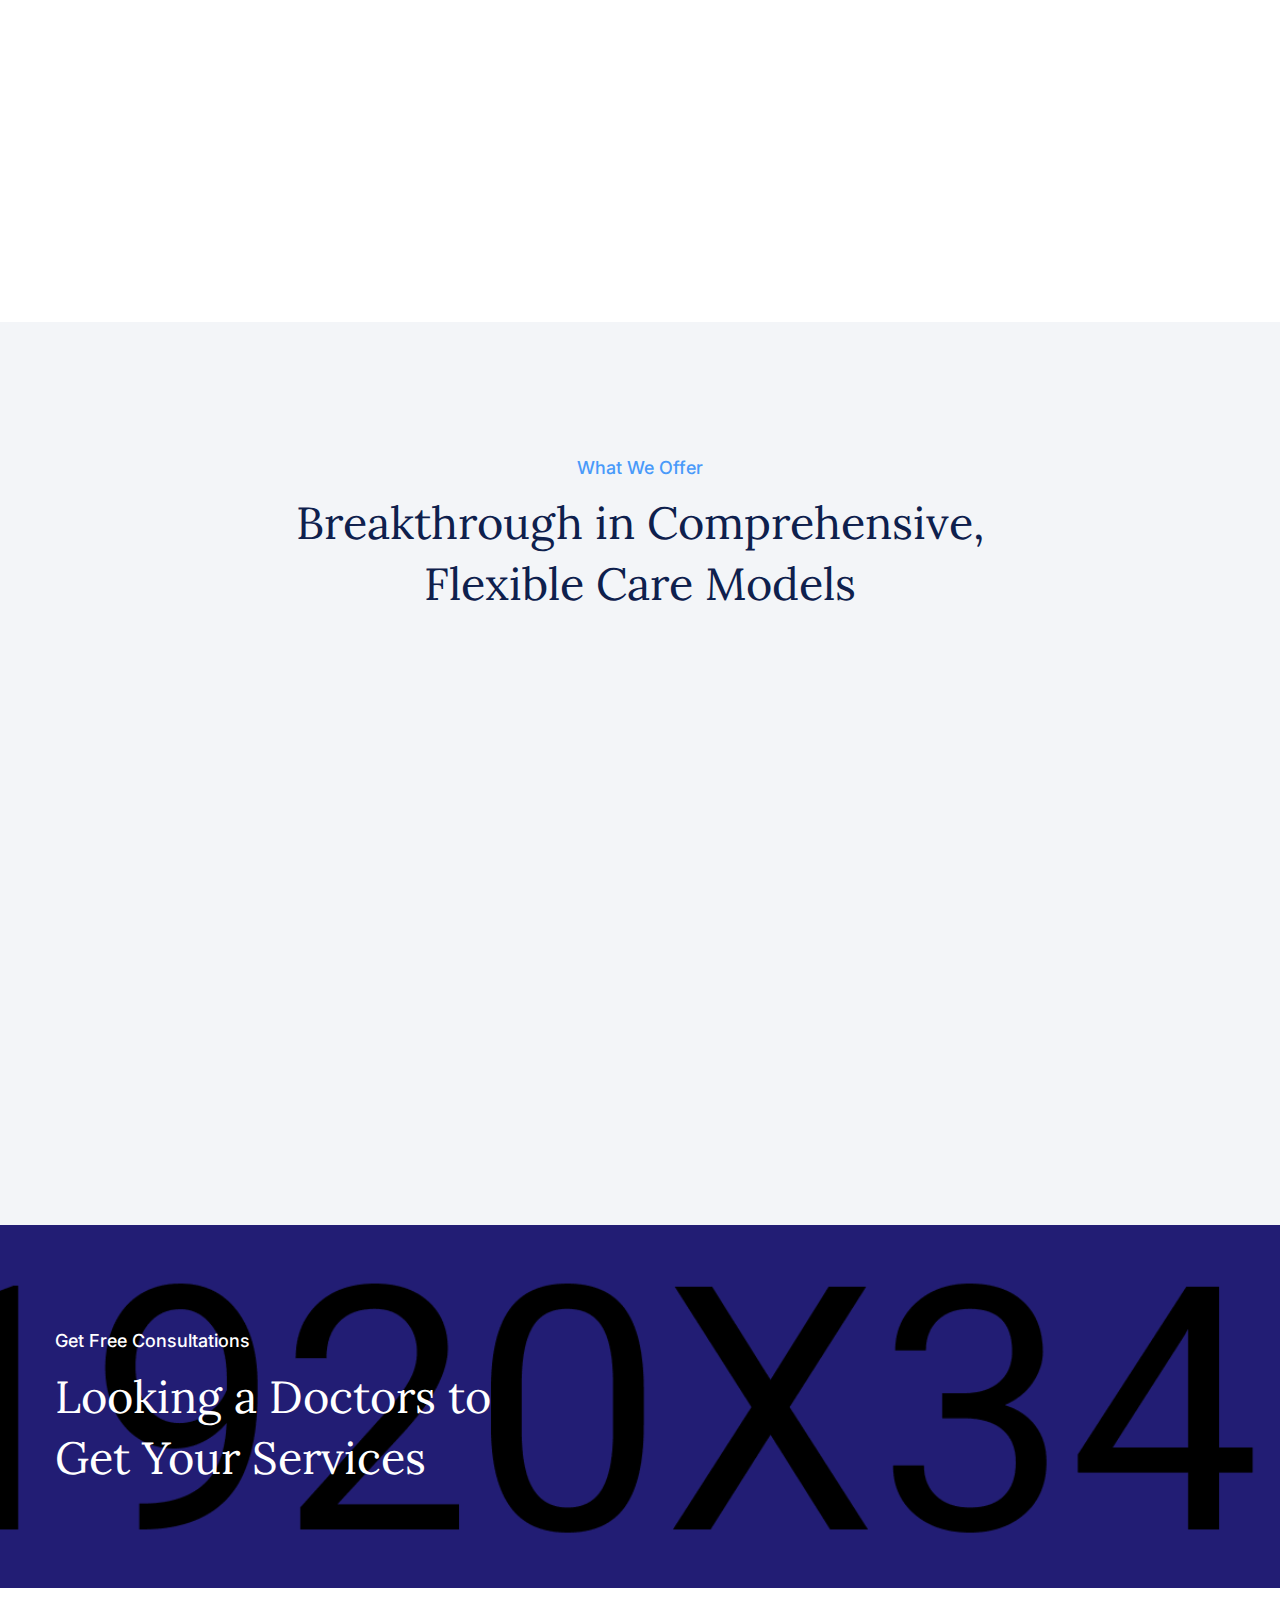
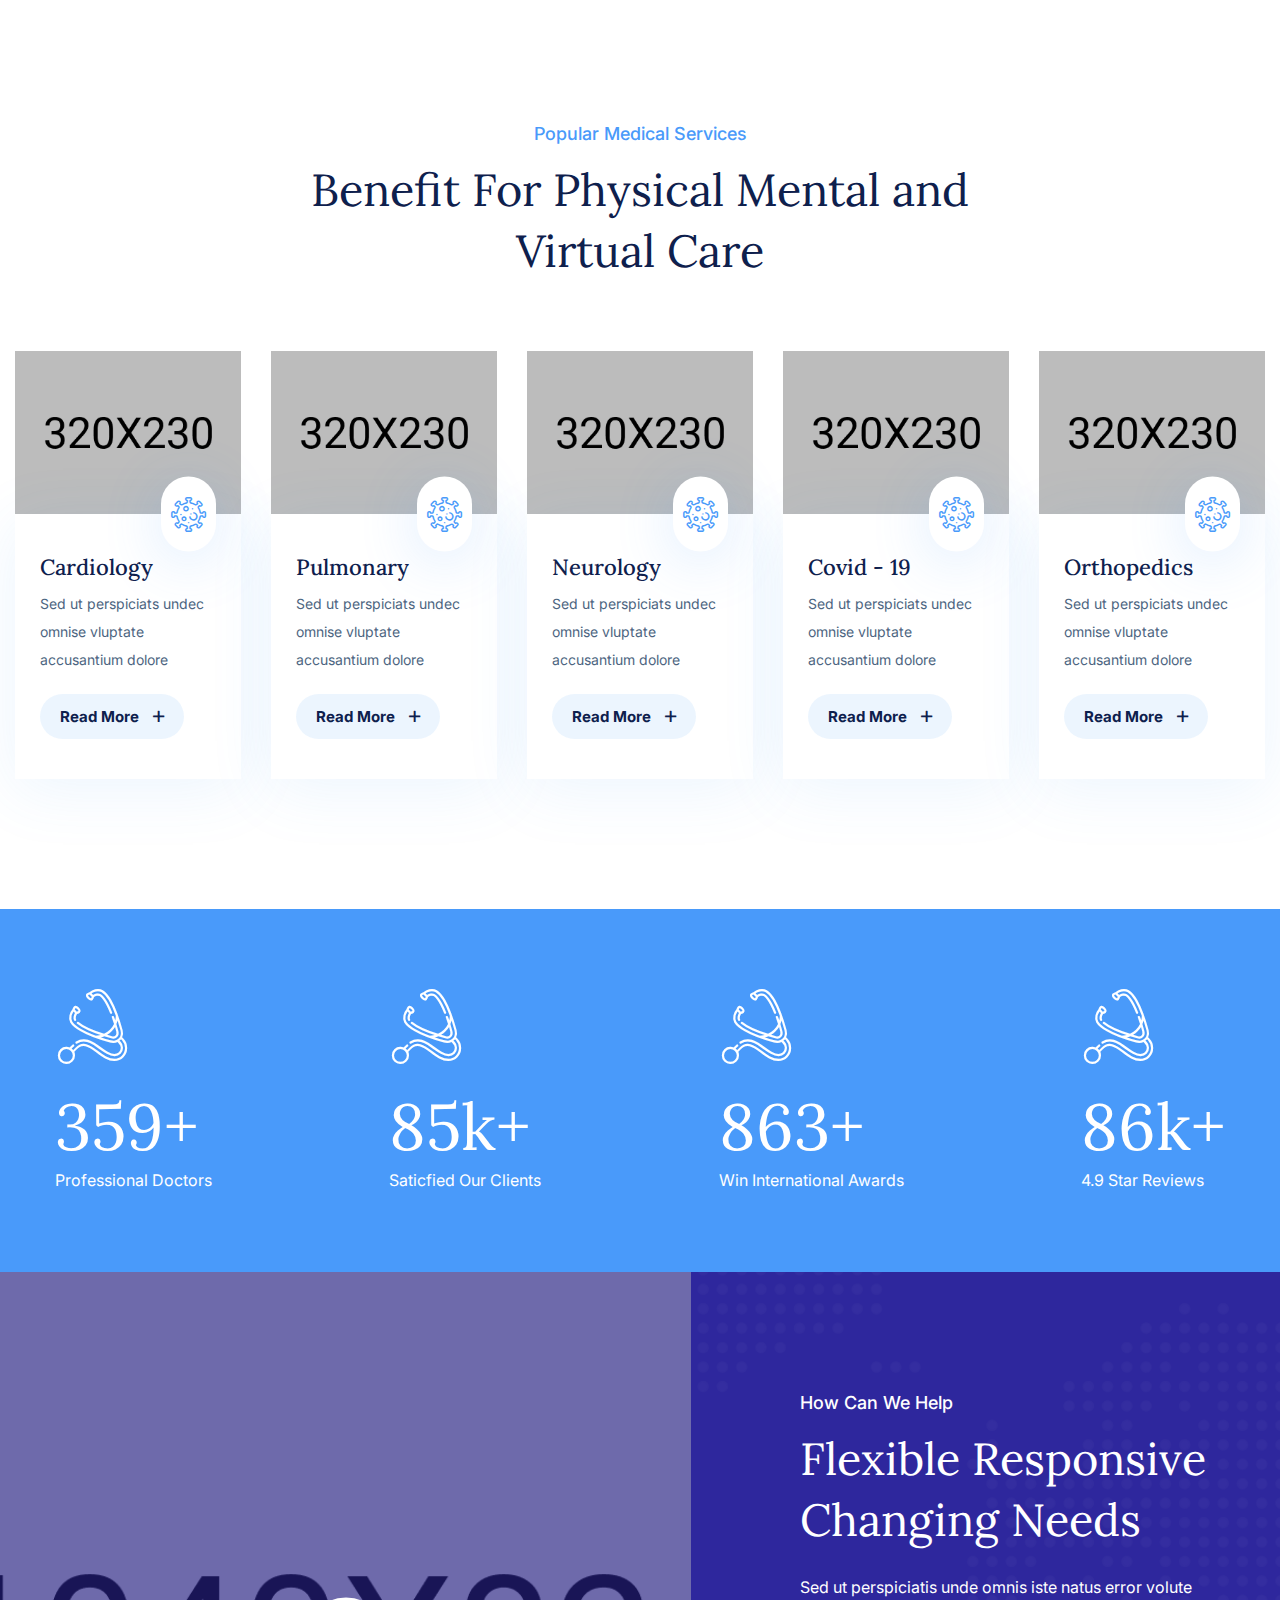
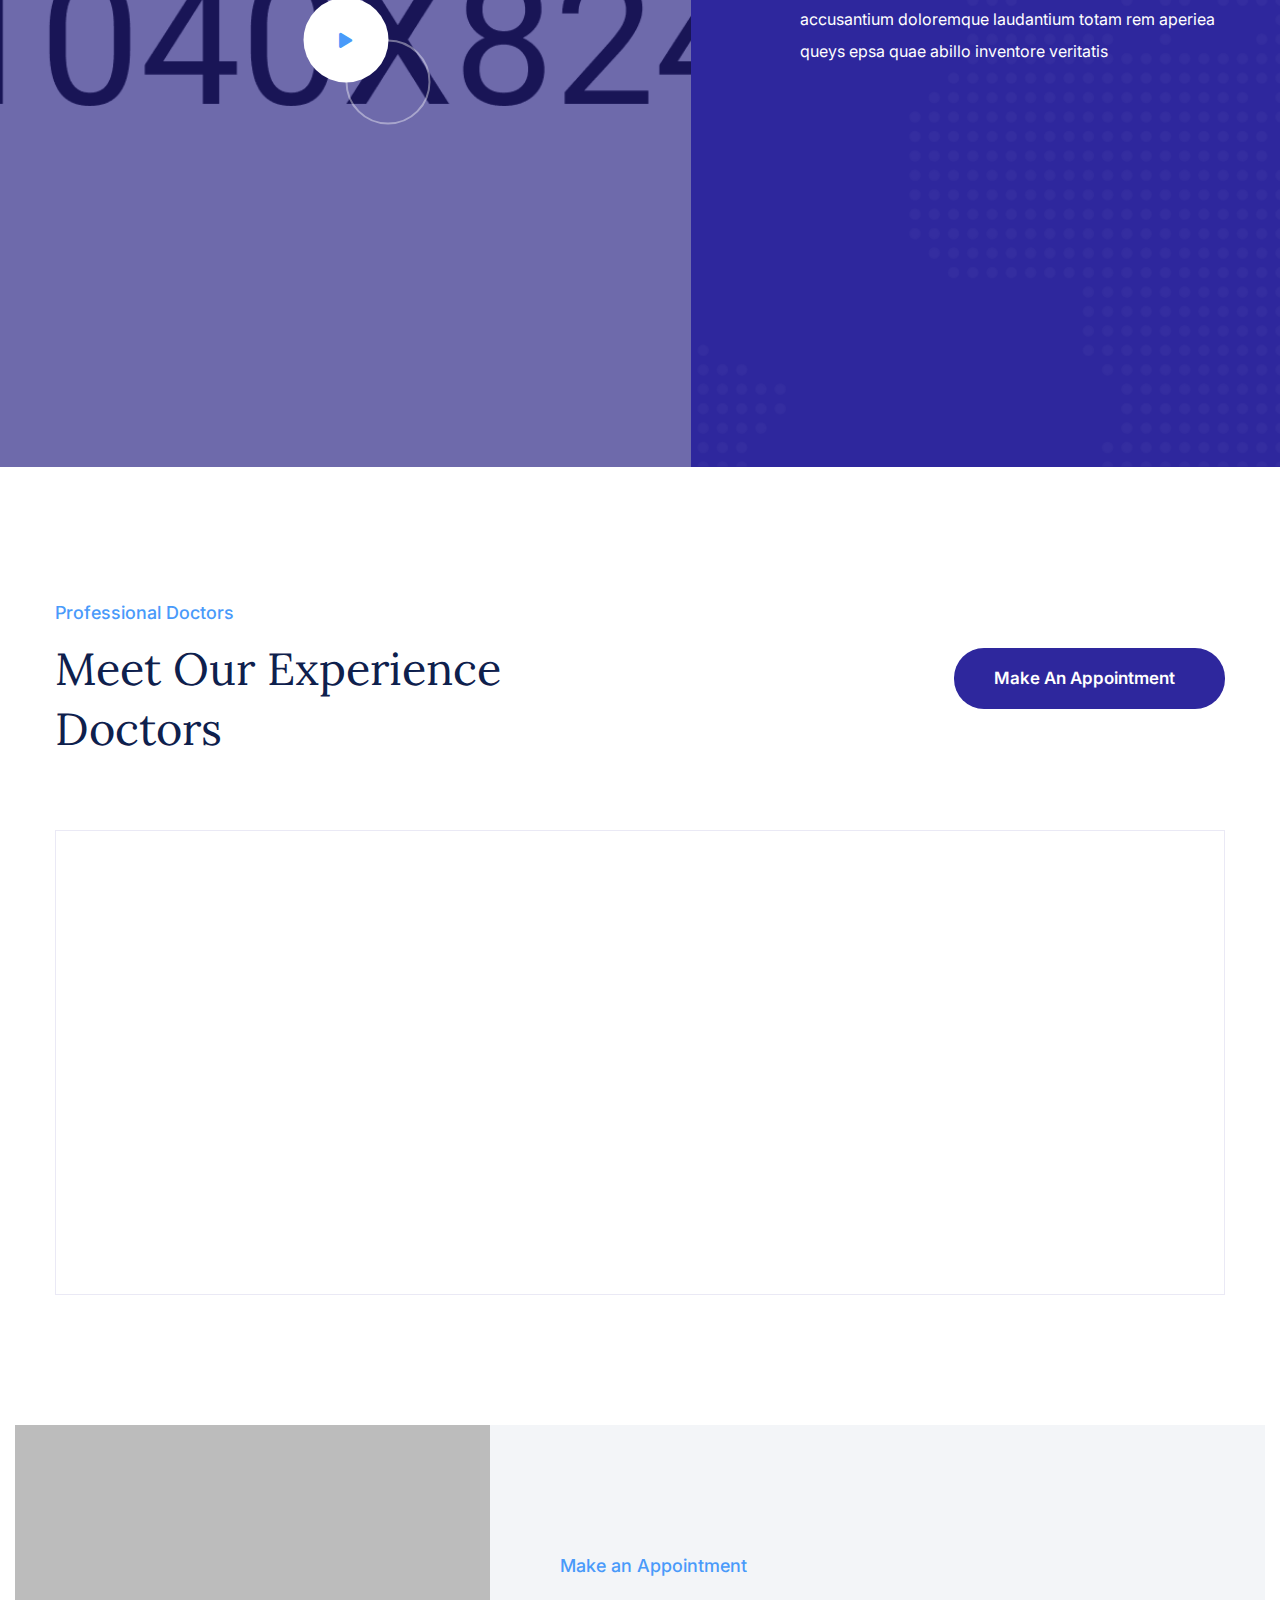
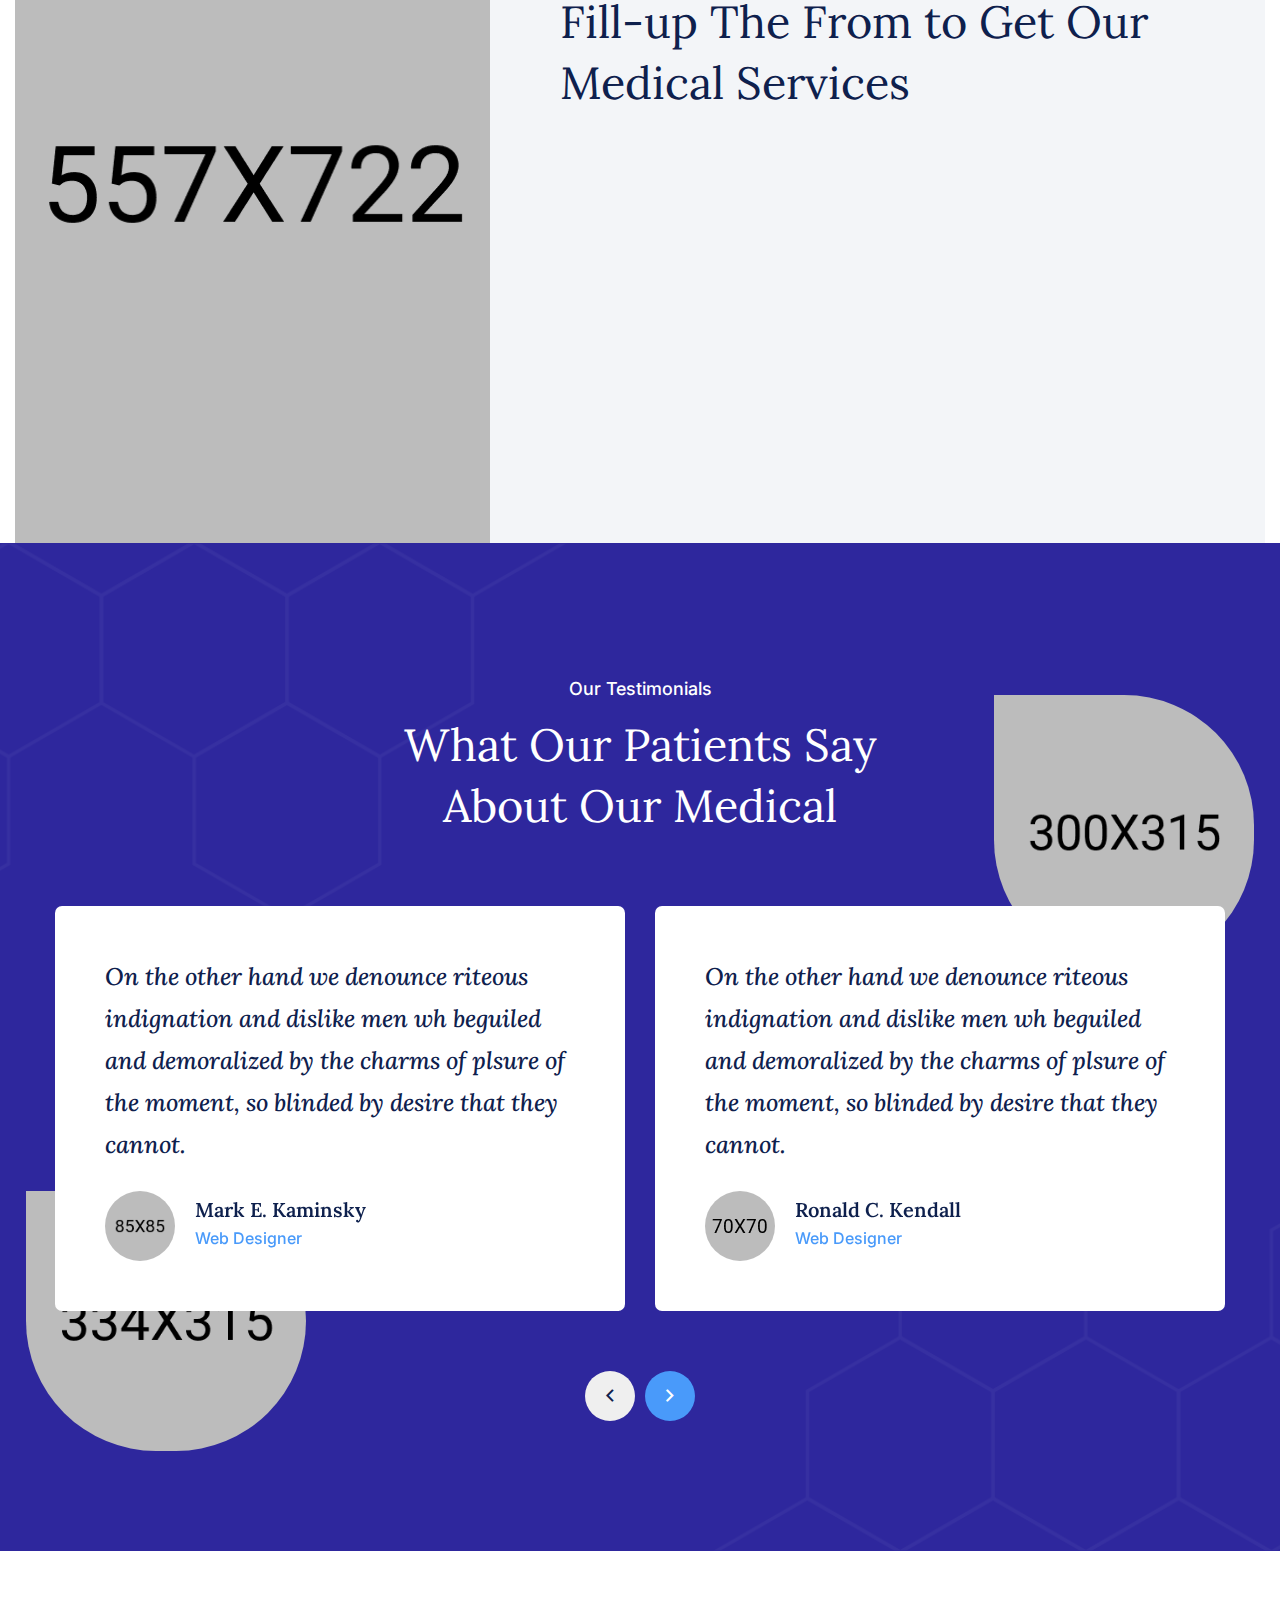
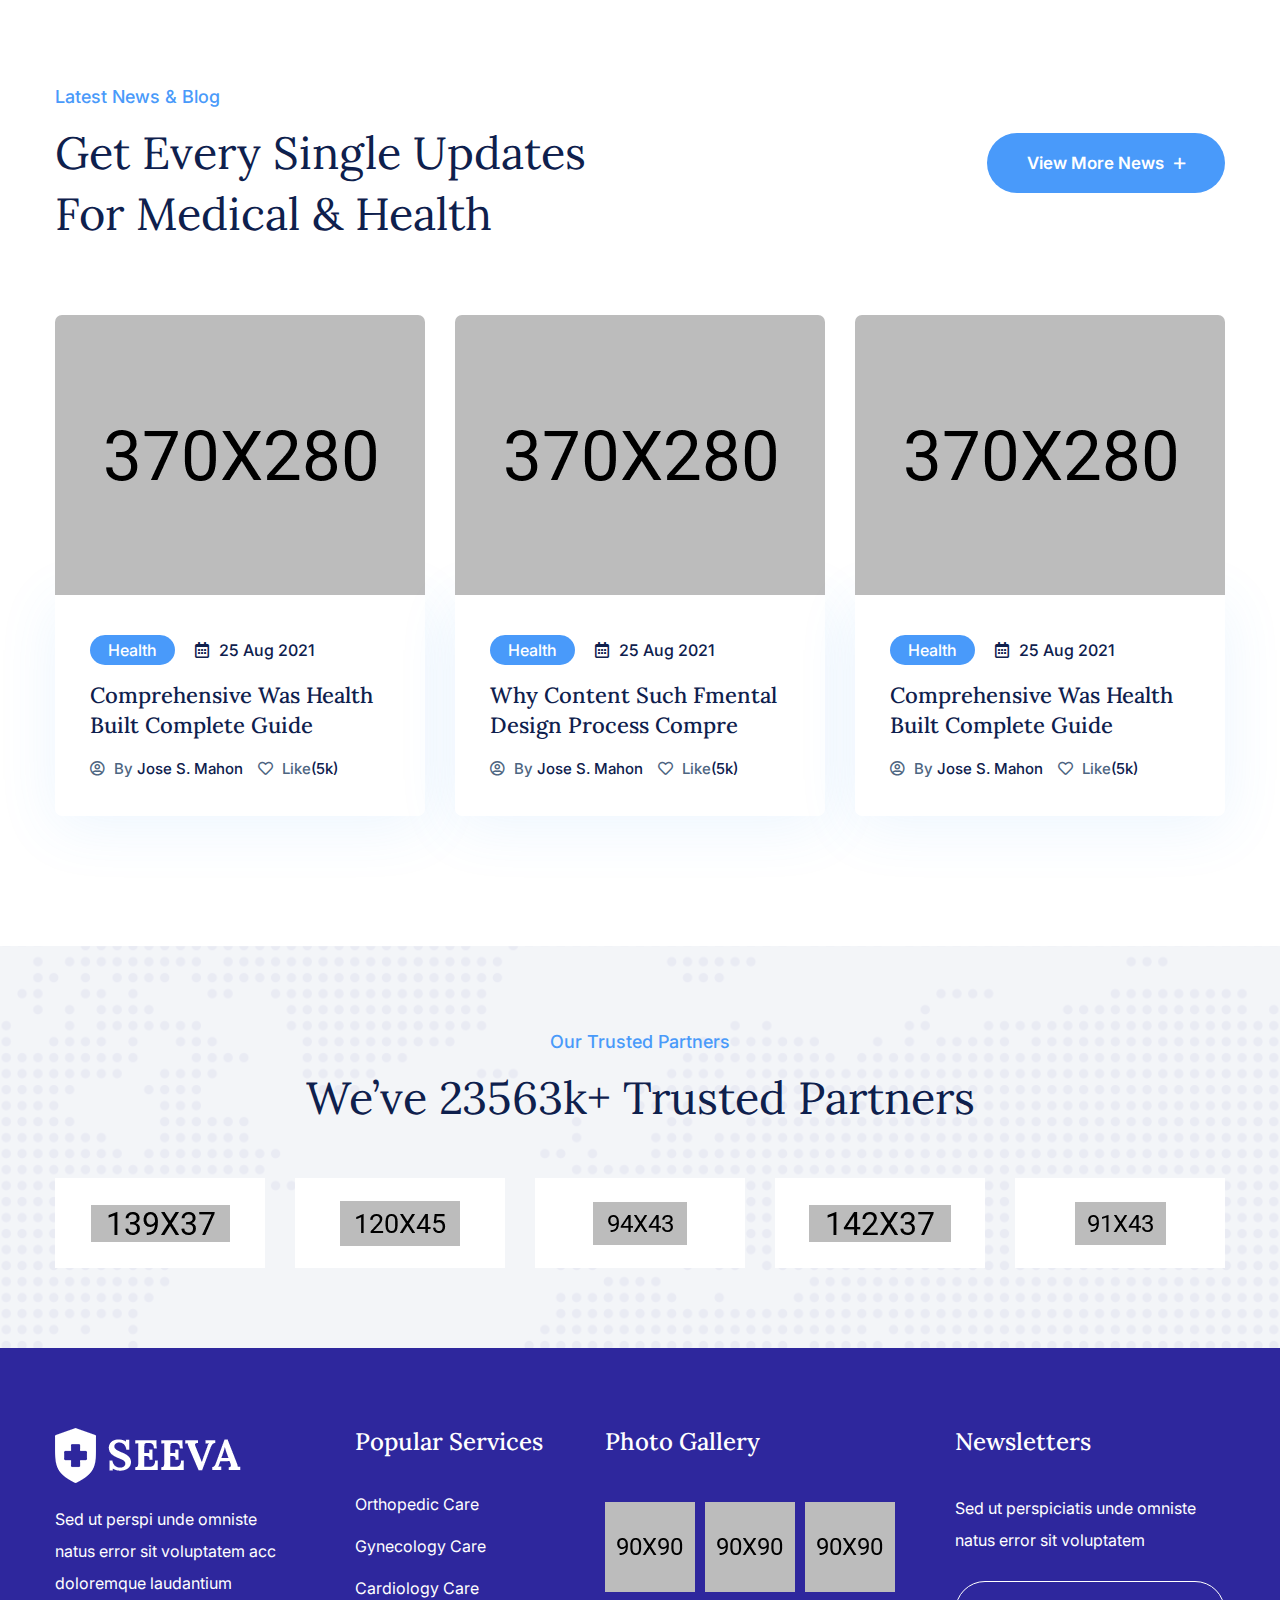
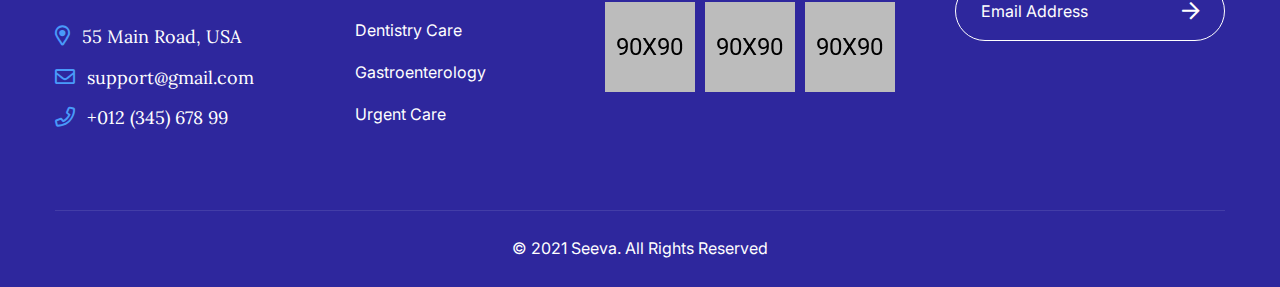
<file: index-two.html>
<!DOCTYPE html>
<html lang="zxx">

<head>
    <meta charset="UTF-8">
    <meta http-equiv="X-UA-Compatible" content="IE=edge">
    <meta name="viewport" content="width=device-width, initial-scale=1.0">
    <title>Seeva - Medical and Dental HTML Template || Home Five</title>

    <!--====== Favicon Icon ======-->
    <link rel="shortcut icon" href="assets/img/favicon.ico" type="img/png" />
    <!--====== Animate Css ======-->
    <link rel="stylesheet" href="assets/css/animate.min.css" />
    <!--====== Bootstrap css ======-->
    <link rel="stylesheet" href="assets/css/bootstrap.min.css" />
    <!--====== Slick Slider ======-->
    <link rel="stylesheet" href="assets/css/slick.min.css" />
    <!--====== Nice Select ======-->
    <link rel="stylesheet" href="assets/css/nice-select.min.css" />
    <!--====== Magnific Popup ======-->
    <link rel="stylesheet" href="assets/css/magnific-popup.min.css" />
    <!--====== Font Awesome ======-->
    <link rel="stylesheet" href="assets/fonts/fontawesome/css/all.min.css" />
    <!--====== Flaticon ======-->
    <link rel="stylesheet" href="assets/fonts/flaticon/css/flaticon.css" />
    <!--====== Main Css ======-->
    <link rel="stylesheet" href="assets/css/style.css" />
</head>

<body>
    <!--====== Start Preloader ======-->
    <div id="preloader">
        <div id="loading-center">
            <div id="object"></div>
        </div>
    </div>
    <!--====== End Preloader ======-->

    <!--====== Start Template Header ======-->
    <header class="template-header sticky-header header-two">
        <div class="header-topbar d-none d-md-block">
            <div class="container-fluid container-1400">
                <div class="row align-items-center justify-content-between">
                    <div class="col-lg-4">
                        <ul class="topbar-menu">
                            <li><a href="faq.html">Faq</a></li>
                            <li><a href="gallery.html">Gallery</a></li>
                            <li><a href="about.html">About Us</a></li>
                        </ul>
                    </div>
                    <div class="col-lg-8">
                        <ul class="contact-info">
                            <li>
                                <a href="#"><i class="far fa-envelope"></i> Email : hotmail@gmail.com</a>
                            </li>
                            <li>
                                <a href="#"><i class="far fa-phone"></i> Call US : +012 (345) 6789</a>
                            </li>
                            <li>
                                <div class="social-icons">
                                    <a href="#"><i class="fab fa-facebook-f"></i></a>
                                    <a href="#"><i class="fab fa-twitter"></i></a>
                                    <a href="#"><i class="fab fa-youtube"></i></a>
                                    <a href="#"><i class="fab fa-linkedin-in"></i></a>
                                </div>
                            </li>
                        </ul>
                    </div>
                </div>
            </div>
        </div>
        <div class="container-fluid container-1400">
            <div class="header-navigation">
                <div class="header-left">
                    <div class="site-logo">
                        <a href="index.html">
                            <img src="assets/img/logo-2.png" alt="Seeva">
                        </a>
                    </div>
                    <nav class="site-menu menu-gap-left d-none d-xl-block">
                        <ul class="primary-menu">
                            <li class="active">
                                <a href="index.html">Home</a>
                                <ul class="sub-menu">
                                    <li><a href="index.html">Home One</a></li>
                                    <li><a href="index-two.html">Home Two</a></li>
                                    <li><a href="index-three.html">Home Three</a></li>
                                    <li><a href="index-four.html">Home Four</a></li>
                                    <li><a href="index-five.html">Home Five</a></li>
                                </ul>
                            </li>
                            <li><a href="about.html">About</a></li>
                            <li>
                                <a href="#">Pages</a>
                                <ul class="sub-menu">
                                    <li>
                                        <a href="service.html">Services</a>
                                        <ul class="sub-menu">
                                            <li><a href="service.html">Service One</a></li>
                                            <li><a href="service-two.html">Service Two</a></li>
                                            <li><a href="service-details.html">Service Details</a></li>
                                        </ul>
                                    </li>
                                    <li><a href="pricing.html">Pricing Plan</a></li>
                                    <li><a href="faq.html">Help & FAQ</a></li>
                                    <li><a href="gallery.html">Our Gallery</a></li>
                                    <li><a href="appointments.html">Appointment</a></li>
                                </ul>
                            </li>
                            <li>
                                <a href="doctors.html">Doctors</a>
                                <ul class="sub-menu">
                                    <li><a href="doctor-details.html">Doctor Details</a></li>
                                </ul>
                            </li>
                            <li>
                                <a href="blog-standard.html">Blog</a>
                                <ul class="sub-menu">
                                    <li><a href="blog-details.html">Blog Details</a></li>
                                </ul>
                            </li>
                            <li>
                                <a href="shop.html">Shop</a>
                                <ul class="sub-menu">
                                    <li><a href="product-details.html">Shop Details</a></li>
                                </ul>
                            </li>
                            <li><a href="contact.html">Contact</a></li>
                        </ul>
                    </nav>
                </div>
                <div class="header-right">
                    <ul class="extra-icons">
                        <li class="d-none d-sm-block">
                            <div class="header-search-area">
                                <form action="#">
                                    <input type="search" placeholder="Search Here">
                                    <button type="submit"><i class="far fa-search"></i></button>
                                </form>
                            </div>
                        </li>
                        <li class="d-none d-xl-block">
                            <div class="off-canvas-btn style-two">
                                <span></span>
                            </div>
                        </li>
                        <li class="d-xl-none">
                            <a href="#" class="navbar-toggler">
                                <span></span>
                                <span></span>
                                <span></span>
                            </a>
                        </li>
                    </ul>
                </div>
            </div>
        </div>

        <!-- Start Off Canvas -->
        <div class="slide-panel off-canvas-panel">
            <div class="panel-overlay"></div>
            <div class="panel-inner">
                <div class="canvas-logo">
                    <img src="assets/img/logo.png" alt="">
                </div>
                <div class="about-us">
                    <h5 class="canvas-widget-title">About Us</h5>
                    <p>
                        Sed perspiciatis unde omnis iste natus error voluptatem accusantium doloremque laudantium totam rem aperams eaque ipsa quae abillo.
                    </p>
                </div>
                <div class="contact-us">
                    <h5 class="canvas-widget-title">Contact Us</h5>
                    <ul>
                        <li>
                            <i class="far fa-map-marker-alt"></i>
                            354 Oakridge, Camden NJ 08102 - USA
                        </li>
                        <li>
                            <i class="far fa-envelope-open"></i>
                            <a href="mailto:support@qolle.com">support@seeva.com</a>
                            <a href="mailto:info@qolle.com">info@seeva.com</a>
                        </li>
                        <li>
                            <i class="far fa-phone"></i>
                            <a href="tel:+01234567899">+012 (345) 678 99</a><br>
                            <a href="tel:+8563214">+8563214</a>
                        </li>
                    </ul>
                </div>
                <a href="#" class="panel-close">
                    <i class="fal fa-times"></i>
                </a>
            </div>
        </div>
        <!-- End Off Canvas -->

        <!-- Start Mobile Panel -->
        <div class="slide-panel mobile-slide-panel">
            <div class="panel-overlay"></div>
            <div class="panel-inner">
                <div class="panel-logo">
                    <img src="assets/img/logo-2.png" alt="">
                </div>
                <nav class="mobile-menu">
                    <ul class="primary-menu">
                        <li class="active">
                            <a href="index.html">Home</a>
                            <ul class="sub-menu">
                                <li><a href="index.html">Home One</a></li>
                                <li><a href="index-two.html">Home Two</a></li>
                                <li><a href="index-three.html">Home Three</a></li>
                                <li><a href="index-four.html">Home Four</a></li>
                                <li><a href="index-five.html">Home Five</a></li>
                            </ul>
                        </li>
                        <li><a href="about.html">About</a></li>
                        <li>
                            <a href="#">Pages</a>
                            <ul class="sub-menu">
                                <li>
                                    <a href="service.html">Services</a>
                                    <ul class="sub-menu">
                                        <li><a href="service.html">Service One</a></li>
                                        <li><a href="service-two.html">Service Two</a></li>
                                        <li><a href="service-details.html">Service Details</a></li>
                                    </ul>
                                </li>
                                <li><a href="pricing.html">Pricing Plan</a></li>
                                <li><a href="faq.html">Help & FAQ</a></li>
                                <li><a href="gallery.html">Our Gallery</a></li>
                                <li><a href="appointments.html">Appointment</a></li>
                            </ul>
                        </li>
                        <li>
                            <a href="doctors.html">Doctors</a>
                            <ul class="sub-menu">
                                <li><a href="doctor-details.html">Doctor Details</a></li>
                            </ul>
                        </li>
                        <li>
                            <a href="blog-standard.html">Blog</a>
                            <ul class="sub-menu">
                                <li><a href="blog-details.html">Blog Details</a></li>
                            </ul>
                        </li>
                        <li>
                            <a href="shop.html">Shop</a>
                            <ul class="sub-menu">
                                <li><a href="product-details.html">Shop Details</a></li>
                            </ul>
                        </li>
                        <li><a href="contact.html">Contact</a></li>
                    </ul>
                </nav>
                <a href="#" class="panel-close">
                    <i class="fal fa-times"></i>
                </a>
            </div>
        </div>
        <!-- Start Mobile Panel -->
    </header>
    <!--====== End Template Header ======-->

    <!--====== Hero Slider Start ======-->
    <section class="hero-slider hero-slider-one">
        <div class="hero-slider-active">
            <div class="single-hero-slider">
                <div class="hero-slider-bg bg-size-cover" style="background-image: url(assets/img/hero-img/hero-slider-1.jpg);"></div>
                <div class="container container-1400">
                    <div class="slider-content-box" data-animation="fadeInUp" data-delay="0.4s">
                        <h1 class="title" data-animation="fadeInDown" data-delay="0.7s">We Care Medical &  Health </h1>
                        <p data-animation="fadeInLeft" data-delay="0.8s">Dolor sit amet consectetur adipiscing elitsedes eiusmod tempor incididunt utlabore</p>
                        <a href="#" class="template-btn" data-animation="fadeInUp" data-delay="0.9s">Make an Appointment <i class="far fa-plus"></i></a>
                    </div>
                </div>
            </div>
            <div class="single-hero-slider">
                <div class="hero-slider-bg bg-size-cover" style="background-image: url(assets/img/hero-img/hero-slider-2.jpg);"></div>
                <div class="container container-1400">
                    <div class="slider-content-box" data-animation="fadeInUp" data-delay="0.4s">
                        <h1 class="title" data-animation="fadeInDown" data-delay="0.7s">We Care Medical &  Health </h1>
                        <p data-animation="fadeInLeft" data-delay="0.8s">Dolor sit amet consectetur adipiscing elitsedes eiusmod tempor incididunt utlabore</p>
                        <a href="#" class="template-btn" data-animation="fadeInUp" data-delay="0.9s">Make an Appointment <i class="far fa-plus"></i></a>
                    </div>
                </div>
            </div>
            <div class="single-hero-slider">
                <div class="hero-slider-bg bg-size-cover" style="background-image: url(assets/img/hero-img/hero-slider-3.jpg);"></div>
                <div class="container container-1400">
                    <div class="slider-content-box" data-animation="fadeInUp" data-delay="0.4s">
                        <h1 class="title" data-animation="fadeInDown" data-delay="0.7s">We Care Medical &  Health </h1>
                        <p data-animation="fadeInLeft" data-delay="0.8s">Dolor sit amet consectetur adipiscing elitsedes eiusmod tempor incididunt utlabore</p>
                        <a href="#" class="template-btn" data-animation="fadeInUp" data-delay="0.9s">Make an Appointment <i class="far fa-plus"></i></a>
                    </div>
                </div>
            </div>
        </div>
        <div class="hero-slider-arrow"></div>
    </section>
    <!--====== Hero Slider End ======-->

    <!--====== About Section Start ======-->
    <section class="about-section section-gap">
        <div class="container">
            <div class="row align-items-center justify-content-center">
                <div class="col-xl-7 col-lg-9 col-md-11">
                    <div class="tile-gallery mb-xl-50">
                        <div class="image-one wow fadeInLeft" data-wow-delay="0.3s">
                            <img class="animate-float-bob-x" src="assets/img/tile-gallery/01.jpg" alt="Image">
                        </div>
                        <div class="image-two wow fadeInDown" data-wow-delay="0.4s">
                            <img src="assets/img/tile-gallery/02.jpg" alt="Image">
                        </div>
                        <div class="image-three wow fadeInUp" data-wow-delay="0.5s">
                            <img src="assets/img/tile-gallery/03.jpg" alt="Image">
                        </div>
                    </div>
                </div>
                <div class="col-xl-5 col-lg-8 col-md-9">
                    <div class="about-text">
                        <div class="section-heading mb-30">
                            <span class="tagline">About Seeva</span>
                            <h2 class="title">25 Years We Caring Medical Services</h2>
                        </div>
                        <p>
                            Sed ut perspiciatis unde omnis iste natus error voluptatem accusantium doloremque laudantium totam rem aperieaquey ipsa quae abillo inventore veritatis quasi architecto
                        </p>
                        <div class="row">
                            <div class="col-sm-6">
                                <div class="simple-icon mt-40 wow fadeInUp" data-wow-delay="0.3s">
                                    <div class="icon">
                                        <i class="flaticon-dental-care-1"></i>
                                    </div>
                                    <h4 class="title">Optimize Health Care Services</h4>
                                    <p>Perspiciatis unde omniste natus error volutatem</p>
                                </div>
                            </div>
                            <div class="col-sm-6">
                                <div class="simple-icon mt-40 wow fadeInUp" data-wow-delay="0.4s">
                                    <div class="icon">
                                        <i class="flaticon-dental-care-2"></i>
                                    </div>
                                    <h4 class="title">Accelerate Return On Investment</h4>
                                    <p>Perspiciatis unde omniste natus error volutatem</p>
                                </div>
                            </div>
                        </div>
                    </div>
                </div>
            </div>
        </div>
    </section>
    <!--====== About Section End ======-->

    <!--====== Feature Section Start ======-->
    <section class="feature-section section-gap bg-color-grey">
        <div class="container">
            <div class="row justify-content-center">
                <div class="col-lg-8">
                    <div class="section-heading text-center mb-40">
                        <span class="tagline">What We Offer</span>
                        <h2 class="title">Breakthrough in Comprehensive, Flexible Care Models</h2>
                    </div>
                </div>
            </div>
            <div class="row justify-content-center service-looop">
                <div class="col-lg-3 col-md-6 col-sm-10">
                    <div class="iconic-box-two mt-30 wow fadeInUp" data-wow-delay="0.3s">
                        <div class="icon">
                            <i class="flaticon-tooth-1"></i>
                        </div>
                        <h4 class="title"><a href="service-details.html">Medicine Care</a></h4>
                        <p>
                            Perspiciatis unde omniste natus error volutatem
                        </p>
                        <a href="service-details.html" class="box-link"><i class="far fa-plus"></i></a>
                    </div>
                </div>
                <div class="col-lg-3 col-md-6 col-sm-10">
                    <div class="iconic-box-two mt-30 wow fadeInUp" data-wow-delay="0.4s">
                        <div class="icon">
                            <i class="flaticon-tooth-2"></i>
                        </div>
                        <h4 class="title"><a href="service-details.html">Medicine Care</a></h4>
                        <p>
                            Perspiciatis unde omniste natus error volutatem
                        </p>
                        <a href="service-details.html" class="box-link"><i class="far fa-plus"></i></a>
                    </div>
                </div>
                <div class="col-lg-3 col-md-6 col-sm-10">
                    <div class="iconic-box-two mt-30 wow fadeInUp" data-wow-delay="0.5s">
                        <div class="icon">
                            <i class="flaticon-tooth-3"></i>
                        </div>
                        <h4 class="title"><a href="service-details.html">Dental Care</a></h4>
                        <p>
                            Perspiciatis unde omniste natus error volutatem
                        </p>
                        <a href="service-details.html" class="box-link"><i class="far fa-plus"></i></a>
                    </div>
                </div>
                <div class="col-lg-3 col-md-6 col-sm-10">
                    <div class="iconic-box-two mt-30 wow fadeInUp" data-wow-delay="0.6s">
                        <div class="icon">
                            <i class="flaticon-tooth-4"></i>
                        </div>
                        <h4 class="title"><a href="service-details.html">Child Care</a></h4>
                        <p>
                            Perspiciatis unde omniste natus error volutatem
                        </p>
                        <a href="service-details.html" class="box-link"><i class="far fa-plus"></i></a>
                    </div>
                </div>
            </div>
        </div>
    </section>
    <!--====== Feature Section End ======-->

    <!--====== Call to Action Start ======-->
    <section class="cta-section bg-size-cover section-gap-100 bg-color-primary blend-mode-multiply" style="background-image: url(assets/img/cta-img/cta-section-bg.jpg);">
        <div class="container">
            <div class="row align-items-center">
                <div class="col-lg-5">
                    <div class="section-heading heading-white">
                        <span class="tagline">Get Free Consultations</span>
                        <h2 class="title">Looking a Doctors to Get  Your Services</h2>
                    </div>
                </div>
                <div class="col-lg-7">
                    <ul class="cta-buttons d-sm-flex justify-content-lg-end mt-md-40 flex-wrap">
                        <li class="mb-3 mb-sm-0"><a href="#" class="template-btn template-btn-white wow fadeInRight" data-wow-delay="0.4s">Get Free Quote <i class="far fa-plus"></i></a></li>
                        <li class="ml-sm-2"><a href="#" class="template-btn template-btn-bordered wow fadeInRight" data-wow-delay="0.5s">Get Appointment <i class="far fa-plus"></i></a></li>
                    </ul>
                </div>
            </div>
        </div>
    </section>
    <!--====== Call to Action End ======-->

    <!--====== Service Section Start ======-->
    <section class="services-section section-gap">
        <div class="container">
            <div class="row justify-content-center">
                <div class="col-lg-7 col-md-10">
                    <div class="section-heading text-center mb-40">
                        <span class="tagline">Popular Medical Services</span>
                        <h2 class="title">Benefit For Physical Mental  and Virtual Care</h2>
                    </div>
                </div>
            </div>
        </div>
        <div class="container-fluid fluid-100">
            <div class="row justify-content-center custom-service-grid">
                <div class="col">
                    <div class="fancy-content-box mt-30">
                        <div class="box-thumbnail">
                            <img src="assets/img/fancy-box/01.jpg" alt="Image">
                        </div>
                        <div class="box-content">
                            <h4 class="title"><a href="service-details.html">Cardiology</a></h4>
                            <p>
                                Sed ut perspiciats undec omnise vluptate accusantium dolore
                            </p>
                            <a href="service-details.html" class="box-btn">Read More <i class="far fa-plus"></i></a>
                            <div class="box-icon">
                                <i class="flaticon-virus"></i>
                            </div>
                        </div>
                    </div>
                </div>
                <div class="col">
                    <div class="fancy-content-box mt-30">
                        <div class="box-thumbnail">
                            <img src="assets/img/fancy-box/02.jpg" alt="Image">
                        </div>
                        <div class="box-content">
                            <h4 class="title"><a href="service-details.html">Pulmonary</a></h4>
                            <p>
                                Sed ut perspiciats undec omnise vluptate accusantium dolore
                            </p>
                            <a href="service-details.html" class="box-btn">Read More <i class="far fa-plus"></i></a>
                            <div class="box-icon">
                                <i class="flaticon-virus"></i>
                            </div>
                        </div>
                    </div>
                </div>
                <div class="col">
                    <div class="fancy-content-box mt-30">
                        <div class="box-thumbnail">
                            <img src="assets/img/fancy-box/03.jpg" alt="Image">
                        </div>
                        <div class="box-content">
                            <h4 class="title"><a href="service-details.html">Neurology</a></h4>
                            <p>
                                Sed ut perspiciats undec omnise vluptate accusantium dolore
                            </p>
                            <a href="service-details.html" class="box-btn">Read More <i class="far fa-plus"></i></a>
                            <div class="box-icon">
                                <i class="flaticon-virus"></i>
                            </div>
                        </div>
                    </div>
                </div>
                <div class="col">
                    <div class="fancy-content-box mt-30">
                        <div class="box-thumbnail">
                            <img src="assets/img/fancy-box/04.jpg" alt="Image">
                        </div>
                        <div class="box-content">
                            <h4 class="title"><a href="service-details.html">Covid - 19</a></h4>
                            <p>
                                Sed ut perspiciats undec omnise vluptate accusantium dolore
                            </p>
                            <a href="service-details.html" class="box-btn">Read More <i class="far fa-plus"></i></a>
                            <div class="box-icon">
                                <i class="flaticon-virus"></i>
                            </div>
                        </div>
                    </div>
                </div>
                <div class="col">
                    <div class="fancy-content-box mt-30">
                        <div class="box-thumbnail">
                            <img src="assets/img/fancy-box/05.jpg" alt="Image">
                        </div>
                        <div class="box-content">
                            <h4 class="title"><a href="service-details.html">Orthopedics</a></h4>
                            <p>
                                Sed ut perspiciats undec omnise vluptate accusantium dolore
                            </p>
                            <a href="service-details.html" class="box-btn">Read More <i class="far fa-plus"></i></a>
                            <div class="box-icon">
                                <i class="flaticon-virus"></i>
                            </div>
                        </div>
                    </div>
                </div>
            </div>
        </div>
    </section>
    <!--====== Service Section End ======-->

    <!--====== Counter Section Start ======-->
    <section class="counter-section">
        <div class="container">
            <div class="counter-inner-two mb-negative">
                <div class="row justify-content-between">
                    <div class="col-lg-auto col-md-5 col-sm-6">
                        <div class="counter-item counter-white">
                            <div class="icon">
                                <i class="flaticon-stethoscope"></i>
                            </div>
                            <div class="counter-wrap">
                                <span class="counter">359</span>
                                <span class="suffix">+</span>
                            </div>
                            <h6 class="title">Professional Doctors</h6>
                        </div>
                    </div>
                    <div class="col-lg-auto col-md-5 col-sm-6">
                        <div class="counter-item counter-white">
                            <div class="icon">
                                <i class="flaticon-stethoscope"></i>
                            </div>
                            <div class="counter-wrap">
                                <span class="counter">85</span>
                                <span class="suffix">k+</span>
                            </div>
                            <h6 class="title">Saticfied Our Clients</h6>
                        </div>
                    </div>
                    <div class="col-lg-auto col-md-5 col-sm-6">
                        <div class="counter-item counter-white">
                            <div class="icon">
                                <i class="flaticon-stethoscope"></i>
                            </div>
                            <div class="counter-wrap">
                                <span class="counter">863</span>
                                <span class="suffix">+</span>
                            </div>
                            <h6 class="title">Win International Awards</h6>
                        </div>
                    </div>
                    <div class="col-lg-auto col-md-5 col-sm-6">
                        <div class="counter-item counter-white">
                            <div class="icon">
                                <i class="flaticon-stethoscope"></i>
                            </div>
                            <div class="counter-wrap">
                                <span class="counter">86</span>
                                <span class="suffix">k+</span>
                            </div>
                            <h6 class="title">4.9 Star Reviews</h6>
                        </div>
                    </div>
                </div>
            </div>
        </div>
    </section>
    <!--====== Counter Section End ======-->

    <!--====== Video Section Start ======-->
    <section class="video-section">
        <div class="video-with-content bg-color-primary">
            <div class="seeva-video">
                <div class="video-thumbnail">
                    <img src="assets/img/section-img/video.jpg" alt="Image">
                </div>
                <a href="https://www.youtube.com/watch?v=U3ASj1L6_sY" class="video-popup"><i class="fas fa-play"></i></a>
            </div>

            <div class="container">
                <div class="row justify-content-lg-end justify-content-center">
                    <div class="col-lg-5 col-md-9">
                        <div class="video-content">
                            <div class="section-heading mb-20">
                                <span class="tagline">How Can We Help</span>
                                <h2 class="title">Flexible Responsive Changing Needs</h2>
                            </div>
                            <p>
                                Sed ut perspiciatis unde omnis iste natus error volute accusantium doloremque laudantium totam rem aperiea queys epsa quae abillo inventore veritatis
                            </p>
                            <ul class="check-list mt-35 pr-xl-4">
                                <li class="wow fadeInUp" data-wow-delay="0.3s">
                                    Estimated savings in implementation when using Mobile Health Clinics
                                </li>
                                <li class="wow fadeInUp" data-wow-delay="0.4s">
                                    Supports referrals to provider networks and care  management pr
                                </li>
                            </ul>
                            <a href="#" class="template-btn template-btn-bordered mt-40 wow fadeInUp" data-wow-delay="0.5s">Get Appointment <i class="far fa-plus"></i></a>
                        </div>
                    </div>
                </div>
            </div>
        </div>
    </section>
    <!--====== Video Section End ======-->

    <!--====== Doctor Section Start ======-->
    <section class="doctors-section section-gap">
        <div class="container">
            <div class="row justify-content-between align-items-center mb-70">
                <div class="col-lg-5 col-md-6">
                    <div class="section-heading">
                        <span class="tagline">Professional Doctors</span>
                        <h2 class="title">Meet Our Experience  Doctors</h2>
                    </div>
                </div>
                <div class="col-auto">
                    <a href="doctors.html" class="template-btn template-btn-primary mt-sm-30">
                        Make An Appointment <i class="far fa=plus"></i>
                    </a>
                </div>
            </div>
            <div class="doctor-bordered-wrapper">
                <div class="row doctors-loop justify-content-center">
                    <div class="col-lg-3 col-sm-6">
                        <div class="doctor-box-two mb-40 wow fadeInUp" data-wow-delay="0.3s">
                            <div class="doctor-photo">
                                <img src="assets/img/doctors/14.jpg" alt="Image">

                                <ul class="social-links">
                                    <li><a href="#"><i class="fab fa-facebook-f"></i></a></li>
                                    <li><a href="#"><i class="fab fa-twitter"></i></a></li>
                                    <li><a href="#"><i class="fab fa-youtube"></i></a></li>
                                    <li><a href="#"><i class="fab fa-linkedin"></i></a></li>
                                </ul>
                                <span class="plus-icon"><i class="far fa-plus"></i></span>
                            </div>
                            <div class="doctor-information">
                                <h5 class="name">
                                    <a href="doctor-details.html">Lee S. Williamson</a>
                                </h5>
                                <span class="specialty">Cardiology</span>
                            </div>
                        </div>
                    </div>
                    <div class="col-lg-3 col-sm-6">
                        <div class="doctor-box-two mb-40 wow fadeInUp" data-wow-delay="0.4s">
                            <div class="doctor-photo">
                                <img src="assets/img/doctors/15.jpg" alt="Image">

                                <ul class="social-links">
                                    <li><a href="#"><i class="fab fa-facebook-f"></i></a></li>
                                    <li><a href="#"><i class="fab fa-twitter"></i></a></li>
                                    <li><a href="#"><i class="fab fa-youtube"></i></a></li>
                                    <li><a href="#"><i class="fab fa-linkedin"></i></a></li>
                                </ul>
                                <span class="plus-icon"><i class="far fa-plus"></i></span>
                            </div>
                            <div class="doctor-information">
                                <h5 class="name">
                                    <a href="doctor-details.html">Greg S. Grinstead </a>
                                </h5>
                                <span class="specialty">Neurology</span>
                            </div>
                        </div>
                    </div>
                    <div class="col-lg-3 col-sm-6">
                        <div class="doctor-box-two mb-40 wow fadeInUp" data-wow-delay="0.5s">
                            <div class="doctor-photo">
                                <img src="assets/img/doctors/16.jpg" alt="Image">

                                <ul class="social-links">
                                    <li><a href="#"><i class="fab fa-facebook-f"></i></a></li>
                                    <li><a href="#"><i class="fab fa-twitter"></i></a></li>
                                    <li><a href="#"><i class="fab fa-youtube"></i></a></li>
                                    <li><a href="#"><i class="fab fa-linkedin"></i></a></li>
                                </ul>
                                <span class="plus-icon"><i class="far fa-plus"></i></span>
                            </div>
                            <div class="doctor-information">
                                <h5 class="name">
                                    <a href="doctor-details.html">Roger K. Jackson </a>
                                </h5>
                                <span class="specialty">Orthopedics</span>
                            </div>
                        </div>
                    </div>
                    <div class="col-lg-3 col-sm-6">
                        <div class="doctor-box-two mb-40 wow fadeInUp" data-wow-delay="0.6s">
                            <div class="doctor-photo">
                                <img src="assets/img/doctors/17.jpg" alt="Image">

                                <ul class="social-links">
                                    <li><a href="#"><i class="fab fa-facebook-f"></i></a></li>
                                    <li><a href="#"><i class="fab fa-twitter"></i></a></li>
                                    <li><a href="#"><i class="fab fa-youtube"></i></a></li>
                                    <li><a href="#"><i class="fab fa-linkedin"></i></a></li>
                                </ul>
                                <span class="plus-icon"><i class="far fa-plus"></i></span>
                            </div>
                            <div class="doctor-information">
                                <h5 class="name">
                                    <a href="doctor-details.html">Ray. M. Drake </a>
                                </h5>
                                <span class="specialty">Cardiology</span>
                            </div>
                        </div>
                    </div>
                </div>
            </div>
        </div>
    </section>
    <!--====== Doctor Section End ======-->

    <!--====== Appointment Section Start ======-->
    <section class="appointment-section">
        <div class="container container-1500">
            <div class="appointment-form-two style-two">
                <div class="appointment-image" style="background-image: url(assets/img/appointment/03.jpg);">
                </div>
                <div class="form-wrap">
                    <div class="section-heading mb-50">
                        <span class="tagline">Make an Appointment</span>
                        <h2 class="title">Fill-up The From to Get Our Medical Services </h2>
                    </div>
                    <form action="#">
                        <div class="row">
                            <div class="col-md-6">
                                <div class="input-field wow fadeInLeft" data-wow-delay="0.3s">
                                    <input type="text" placeholder="Your Full Name">
                                </div>
                            </div>
                            <div class="col-md-6">
                                <div class="input-field wow fadeInRight" data-wow-delay="0.4s">
                                    <input type="email" placeholder="Email Address">
                                </div>
                            </div>
                            <div class="col-md-6">
                                <div class="input-field wow fadeInLeft" data-wow-delay="0.5s">
                                    <select>
                                        <option value="1" selected disabled>Choose Doctors</option>
                                        <option value="2">Doctor One</option>
                                        <option value="3">Doctor Two</option>
                                        <option value="4">Doctor Three</option>
                                        <option value="5">Doctor Four</option>
                                    </select>
                                </div>
                            </div>
                            <div class="col-md-6">
                                <div class="input-field wow fadeInRight" data-wow-delay="0.6s">
                                    <input type="date">
                                </div>
                            </div>
                            <div class="col-md-6">
                                <div class="input-field wow fadeInLeft" data-wow-delay="0.7s">
                                    <select>
                                        <option value="1" selected disabled>Services Category</option>
                                        <option value="2">Service One</option>
                                        <option value="3">Service Two</option>
                                        <option value="4">Service Three</option>
                                        <option value="5">Service Four</option>
                                    </select>
                                </div>
                            </div>
                            <div class="col-md-6">
                                <div class="input-field wow fadeInRight" data-wow-delay="0.8s">
                                    <button type="submit" class="template-btn">
                                        Make an Appointment <i class="far fa-plus"></i>
                                    </button>
                                </div>
                            </div>
                        </div>
                    </form>
                </div>
            </div>
        </div>
    </section>
    <!--====== Appointment Section End ======-->

    <!--====== Testimonials Section Start ======-->
    <section class="testimonial-section testimonial-shapes section-gap bg-color-primary polygon-pattern">
        <div class="container">
            <div class="row justify-content-center">
                <div class="col-lg-6">
                    <div class="section-heading text-center heading-white mb-70">
                        <span class="tagline">Our Testimonials</span>
                        <h2 class="title">What Our Patients Say About Our Medical</h2>
                    </div>
                </div>
            </div>
            <div class="row testimonial-slider-two">
                <div class="col-lg-6">
                    <div class="single-testimonial-slider">
                        <p class="content">
                            On the other hand we denounce riteous indignation and dislike men wh beguiled and demoralized by the charms of plsure of the moment, so blinded by desire that they cannot.
                        </p>

                        <div class="author-info-wrapper">
                            <div class="avatar">
                                <img src="assets/img/testimonial/01.png" alt="Image">
                            </div>
                            <div class="author-info">
                                <h5 class="name">Mark E. Kaminsky</h5>
                                <span class="title">Web Designer</span>
                            </div>
                        </div>
                    </div>
                </div>
                <div class="col-lg-6">
                    <div class="single-testimonial-slider">
                        <p class="content">
                            On the other hand we denounce riteous indignation and dislike men wh beguiled and demoralized by the charms of plsure of the moment, so blinded by desire that they cannot.
                        </p>

                        <div class="author-info-wrapper">
                            <div class="avatar">
                                <img src="assets/img/testimonial/02.png" alt="Image">
                            </div>
                            <div class="author-info">
                                <h5 class="name">Ronald C. Kendall</h5>
                                <span class="title">Web Designer</span>
                            </div>
                        </div>
                    </div>
                </div>
                <div class="col-lg-6">
                    <div class="single-testimonial-slider">
                        <p class="content">
                            On the other hand we denounce riteous indignation and dislike men wh beguiled and demoralized by the charms of plsure of the moment, so blinded by desire that they cannot.
                        </p>

                        <div class="author-info-wrapper">
                            <div class="avatar">
                                <img src="assets/img/testimonial/01.png" alt="Image">
                            </div>
                            <div class="author-info">
                                <h5 class="name">Mark E. Kaminsky</h5>
                                <span class="title">Web Designer</span>
                            </div>
                        </div>
                    </div>
                </div>
                <div class="col-lg-6">
                    <div class="single-testimonial-slider">
                        <p class="content">
                            On the other hand we denounce riteous indignation and dislike men wh beguiled and demoralized by the charms of plsure of the moment, so blinded by desire that they cannot.
                        </p>

                        <div class="author-info-wrapper">
                            <div class="avatar">
                                <img src="assets/img/testimonial/02.png" alt="Image">
                            </div>
                            <div class="author-info">
                                <h5 class="name">Ronald C. Kendall</h5>
                                <span class="title">Web Designer</span>
                            </div>
                        </div>
                    </div>
                </div>
            </div>
            <div class="testimonial-slider-arrow"></div>
        </div>
        <div class="shape-images">
            <div class="image-one animate-float-bob-y" style="background-image: url(assets/img/testimonial/bg-1.jpg);">
            </div>
            <div class="image-two animate-float-bob-y" style="background-image: url(assets/img/testimonial/bg.jpg);">
            </div>
        </div>
    </section>
    <!--====== Testimonials Section End ======-->

    <!--====== Latest Blog Start ======-->
    <section class="latest-blog-section section-gap">
        <div class="container">
            <div class="row justify-content-between align-items-center mb-40">
                <div class="col-lg-6 col-md-7">
                    <div class="section-heading">
                        <span class="tagline">Latest News & Blog</span>
                        <h2 class="title">Get Every Single Updates For Medical & Health</h2>
                    </div>
                </div>
                <div class="col-auto">
                    <a href="doctors.html" class="template-btn mt-sm-30">
                        View More News <i class="far fa-plus"></i>
                    </a>
                </div>
            </div>
            <div class="row justify-content-center latest-blog-loop">
                <div class="col-lg-4 col-md-6 col-sm-10">
                    <div class="latest-blog-two mt-30">
                        <div class="thumbnail">
                            <img src="assets/img/latest-blog/04.jpg" alt="Image">
                        </div>
                        <div class="blog-content">
                            <div class="blog-meta">
                                <a href="#" class="blog-category">Health</a>
                                <a href="#" class="blog-date"><i class="far fa-calendar-alt"></i> 25 Aug 2021</a>
                            </div>
                            <h4 class="blog-title"><a href="blog-details.html">Comprehensive Was Health Built Complete Guide</a></h4>
                            <div class="blog-footer">
                                <a href="#"><i class="far fa-user-circle"></i> <span>By</span> Jose S. Mahon</a>
                                <a href="#"><i class="far fa-heart"></i> <span>Like</span>(5k)</a>
                            </div>
                        </div>
                    </div>
                </div>
                <div class="col-lg-4 col-md-6 col-sm-10">
                    <div class="latest-blog-two mt-30">
                        <div class="thumbnail">
                            <img src="assets/img/latest-blog/05.jpg" alt="Image">
                        </div>
                        <div class="blog-content">
                            <div class="blog-meta">
                                <a href="#" class="blog-category">Health</a>
                                <a href="#" class="blog-date"><i class="far fa-calendar-alt"></i> 25 Aug 2021</a>
                            </div>
                            <h4 class="blog-title"><a href="blog-details.html">Why Content Such Fmental Design Process Compre</a></h4>
                            <div class="blog-footer">
                                <a href="#"><i class="far fa-user-circle"></i> <span>By</span> Jose S. Mahon</a>
                                <a href="#"><i class="far fa-heart"></i> <span>Like</span>(5k)</a>
                            </div>
                        </div>
                    </div>
                </div>
                <div class="col-lg-4 col-md-6 col-sm-10">
                    <div class="latest-blog-two mt-30">
                        <div class="thumbnail">
                            <img src="assets/img/latest-blog/06.jpg" alt="Image">
                        </div>
                        <div class="blog-content">
                            <div class="blog-meta">
                                <a href="#" class="blog-category">Health</a>
                                <a href="#" class="blog-date"><i class="far fa-calendar-alt"></i> 25 Aug 2021</a>
                            </div>
                            <h4 class="blog-title"><a href="blog-details.html">Comprehensive Was Health Built Complete Guide</a></h4>
                            <div class="blog-footer">
                                <a href="#"><i class="far fa-user-circle"></i> <span>By</span> Jose S. Mahon</a>
                                <a href="#"><i class="far fa-heart"></i> <span>Like</span>(5k)</a>
                            </div>
                        </div>
                    </div>
                </div>
            </div>
        </div>
    </section>
    <!--====== Latest Blog End ======-->

    <!--====== Partner Section Start ======-->
    <div class="partner-section section-gap-80 bg-color-grey dots-map-pattern">
        <div class="container">
            <div class="section-heading text-center mb-50">
                <span class="tagline">Our Trusted Partners</span>
                <h2 class="title">We’ve 23563k+ Trusted Partners</h2>
            </div>
            <div class="row partner-logo-slider">
                <div class="col partner-logo-box">
                    <a href="#">
                        <img src="assets/img/partner-logos/09.png" alt="Logo">
                    </a>
                </div>
                <div class="col partner-logo-box">
                    <a href="#">
                        <img src="assets/img/partner-logos/10.png" alt="Logo">
                    </a>
                </div>
                <div class="col partner-logo-box">
                    <a href="#">
                        <img src="assets/img/partner-logos/11.png" alt="Logo">
                    </a>
                </div>
                <div class="col partner-logo-box">
                    <a href="#">
                        <img src="assets/img/partner-logos/12.png" alt="Logo">
                    </a>
                </div>
                <div class="col partner-logo-box">
                    <a href="#">
                        <img src="assets/img/partner-logos/13.png" alt="Logo">
                    </a>
                </div>
                <div class="col partner-logo-box">
                    <a href="#">
                        <img src="assets/img/partner-logos/09.png" alt="Logo">
                    </a>
                </div>
                <div class="col partner-logo-box">
                    <a href="#">
                        <img src="assets/img/partner-logos/10.png" alt="Logo">
                    </a>
                </div>
                <div class="col partner-logo-box">
                    <a href="#">
                        <img src="assets/img/partner-logos/11.png" alt="Logo">
                    </a>
                </div>
                <div class="col partner-logo-box">
                    <a href="#">
                        <img src="assets/img/partner-logos/12.png" alt="Logo">
                    </a>
                </div>
                <div class="col partner-logo-box">
                    <a href="#">
                        <img src="assets/img/partner-logos/13.png" alt="Logo">
                    </a>
                </div>
            </div>
        </div>
    </div>
    <!--====== Partner Section End ======-->

    <!--====== Back to Top Start ======-->
    <a class="back-to-top" href="#">
        <i class="far fa-angle-up"></i>
     </a>
    <!--====== Back to Top End ======-->

    <!--====== Start Template Footer ======-->
    <footer class="template-footer template-footer-white">
        <div class="footer-inner bg-color-primary">
            <div class="container">
                <div class="footer-widgets">
                    <div class="row">
                        <div class="col-lg-3 col-md-8">
                            <div class="widget text-widget">
                                <div class="footer-logo">
                                    <img src="assets/img/logo-white.png" alt="Medibo">
                                </div>
                                <p>
                                    Sed ut perspi unde omniste natus error sit voluptatem acc doloremque laudantium
                                </p>
                                <ul class="contact-list">
                                    <li>
                                        <a href="https://goo.gl/maps/inpkL6wUZqMR3opX7"><i class="far fa-map-marker-alt"></i>55 Main Road, USA</a>
                                    </li>
                                    <li>
                                        <a href="mailto:support@gmail.com"><i class="far fa-envelope"></i>support@gmail.com</a>
                                    </li>
                                    <li>
                                        <a href="tel:01267899"><i class="far fa-phone"></i>+012 (345) 678 99</a>
                                    </li>
                                </ul>
                            </div>
                        </div>
                        <div class="col-lg-6">
                            <div class="row">
                                <div class="col-xl-5 col-md-6">
                                    <div class="widget nav-widget">
                                        <h4 class="widget-title">Popular Services</h4>
                                        <ul class="nav-links">
                                            <li><a href="#">Orthopedic Care</a></li>
                                            <li><a href="#">Gynecology Care</a></li>
                                            <li><a href="#">Cardiology Care</a></li>
                                            <li><a href="#">Dentistry Care</a></li>
                                            <li><a href="#">Gastroenterology</a></li>
                                            <li><a href="#">Urgent Care</a></li>
                                        </ul>
                                    </div>
                                </div>
                                <div class="col-xl-7 col-md-6">
                                    <div class="widget instagram-widget">
                                        <h4 class="widget-title">Photo Gallery</h4>
                                        <div class="instagram-images">
                                            <div class="single-image">
                                                <img src="assets/img/instagram/01.jpg" alt="Instagram">
                                                <a href="#"><i class="fab fa-instagram"></i></a>
                                            </div>
                                            <div class="single-image">
                                                <img src="assets/img/instagram/02.jpg" alt="Instagram">
                                                <a href="#"><i class="fab fa-instagram"></i></a>
                                            </div>
                                            <div class="single-image">
                                                <img src="assets/img/instagram/03.jpg" alt="Instagram">
                                                <a href="#"><i class="fab fa-instagram"></i></a>
                                            </div>
                                            <div class="single-image">
                                                <img src="assets/img/instagram/04.jpg" alt="Instagram">
                                                <a href="#"><i class="fab fa-instagram"></i></a>
                                            </div>
                                            <div class="single-image">
                                                <img src="assets/img/instagram/05.jpg" alt="Instagram">
                                                <a href="#"><i class="fab fa-instagram"></i></a>
                                            </div>
                                            <div class="single-image">
                                                <img src="assets/img/instagram/06.jpg" alt="Instagram">
                                                <a href="#"><i class="fab fa-instagram"></i></a>
                                            </div>
                                        </div>
                                    </div>
                                </div>
                            </div>
                        </div>
                        <div class="col-lg-3 col-md-10">
                            <div class="widget newsletters-widget">
                                <h4 class="widget-title">Newsletters</h4>
                                <p>
                                    Sed ut perspiciatis unde omniste <br> natus error sit voluptatem
                                </p>
                                <form action="#" class="newsletters-form">
                                    <input type="email" placeholder="Email Address">
                                    <button type="submit"><i class="far fa-arrow-right"></i></button>
                                </form>
                            </div>
                        </div>
                    </div>
                </div>
                <div class="copyright-area">
                    <p>© 2021 <a href="#">Seeva</a>. All Rights Reserved</p>
                </div>
            </div>
        </div>
    </footer>
    <!--====== End Template Footer ======-->

    <!--====== Jquery ======-->
    <script src="assets/js/jquery-3.6.0.min.js"></script>
    <!--====== Bootstrap ======-->
    <script src="assets/js/bootstrap.min.js"></script>
    <!--====== Slick slider ======-->
    <script src="assets/js/slick.min.js"></script>
    <!--====== Isotope ======-->
    <script src="assets/js/isotope.pkgd.min.js"></script>
    <!--====== Images loaded ======-->
    <script src="assets/js/imagesloaded.pkgd.min.js"></script>
    <!--====== In-view ======-->
    <script src="assets/js/jquery.inview.min.js"></script>
    <!--====== Nice Select ======-->
    <script src="assets/js/jquery.nice-select.min.js"></script>
    <!--====== Magnific Popup ======-->
    <script src="assets/js/magnific-popup.min.js"></script>
    <!--====== WOW Js ======-->
    <script src="assets/js/wow.min.js"></script>
    <!--====== Main JS ======-->
    <script src="assets/js/main.js"></script>
</body>

</html>
</file>
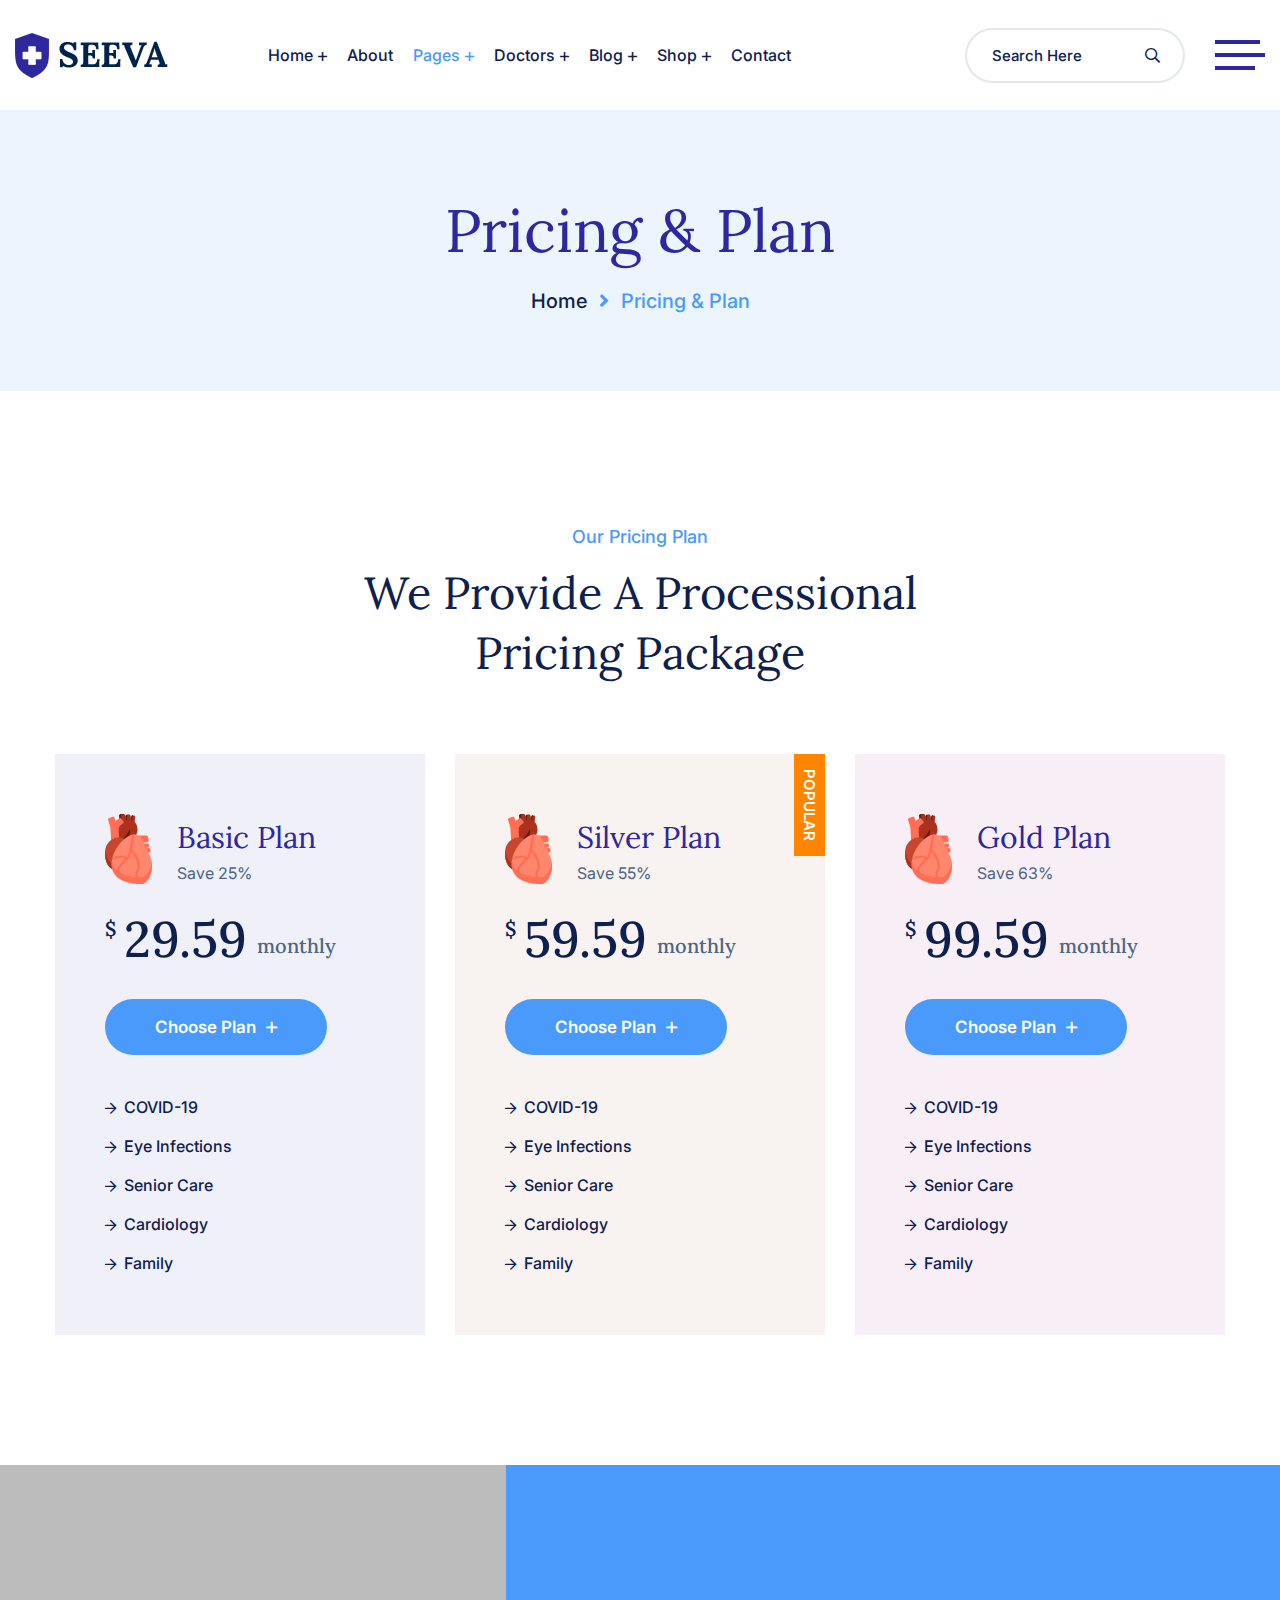
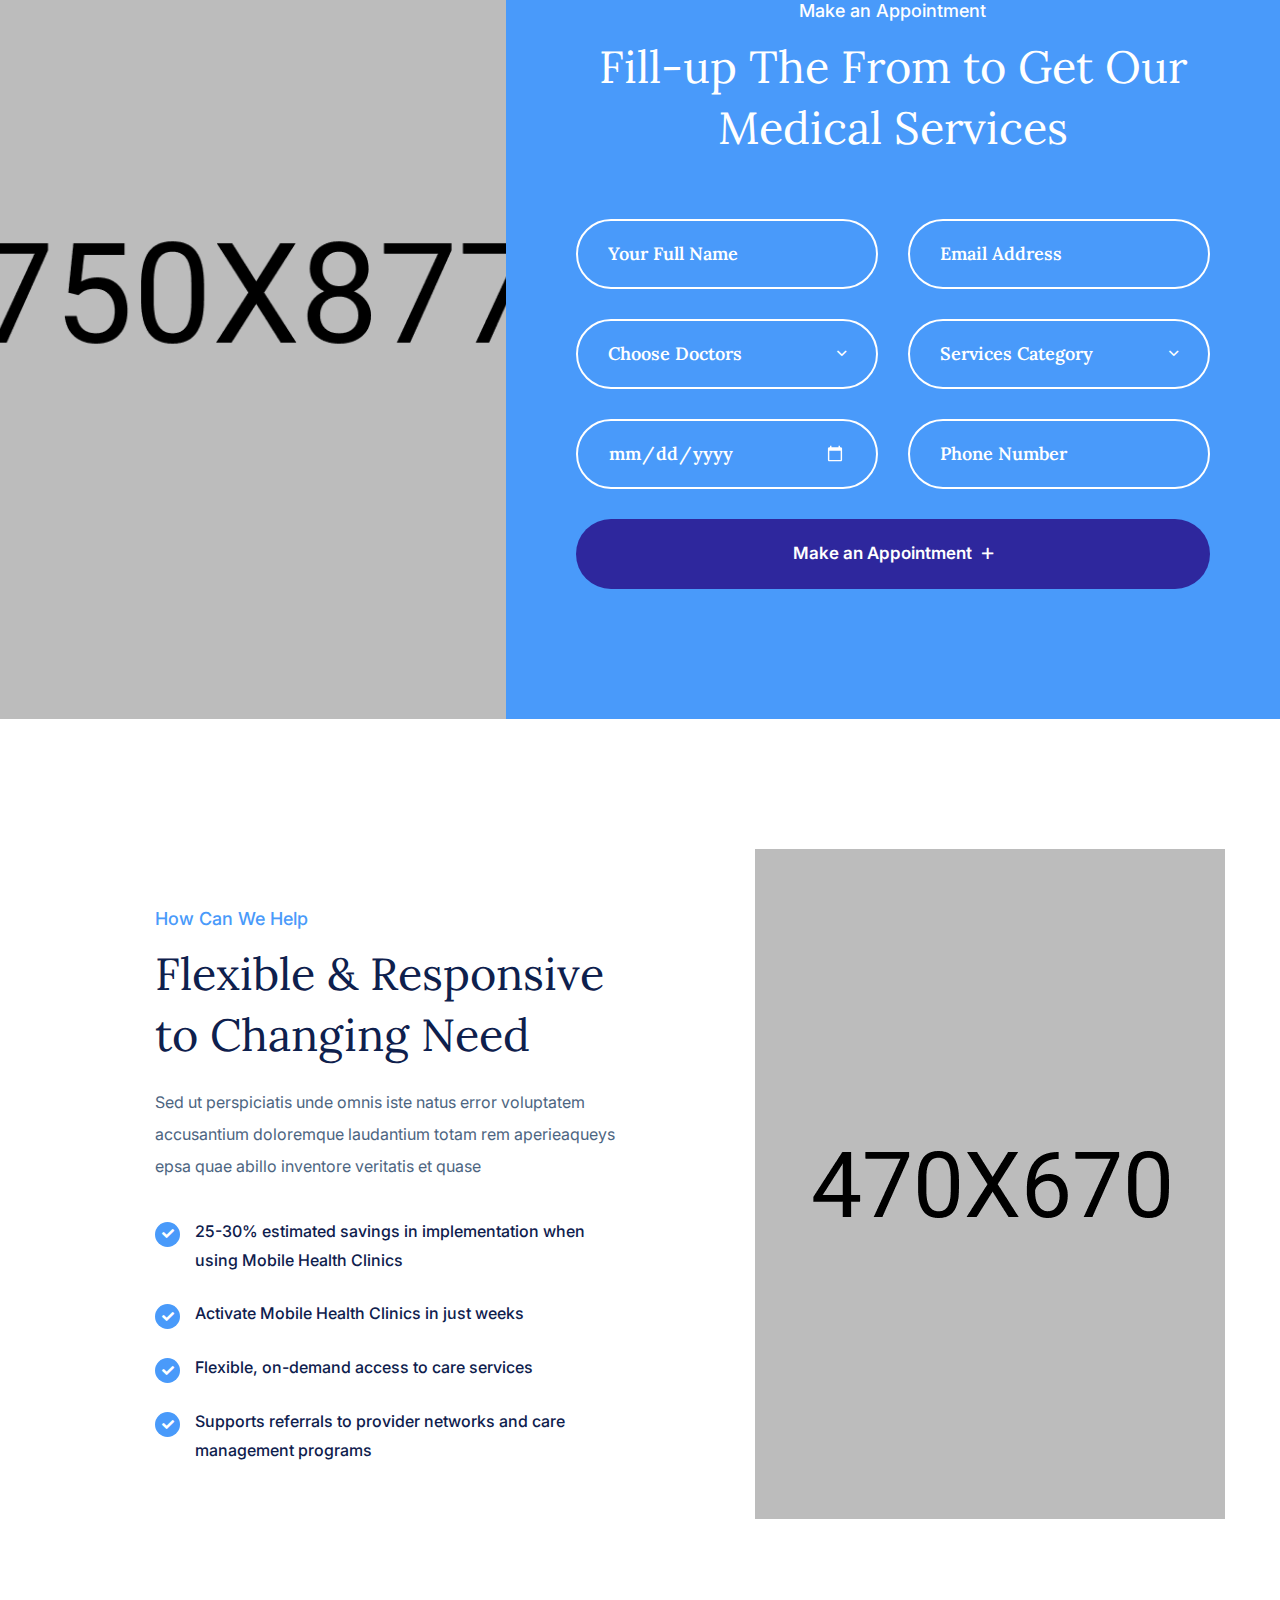
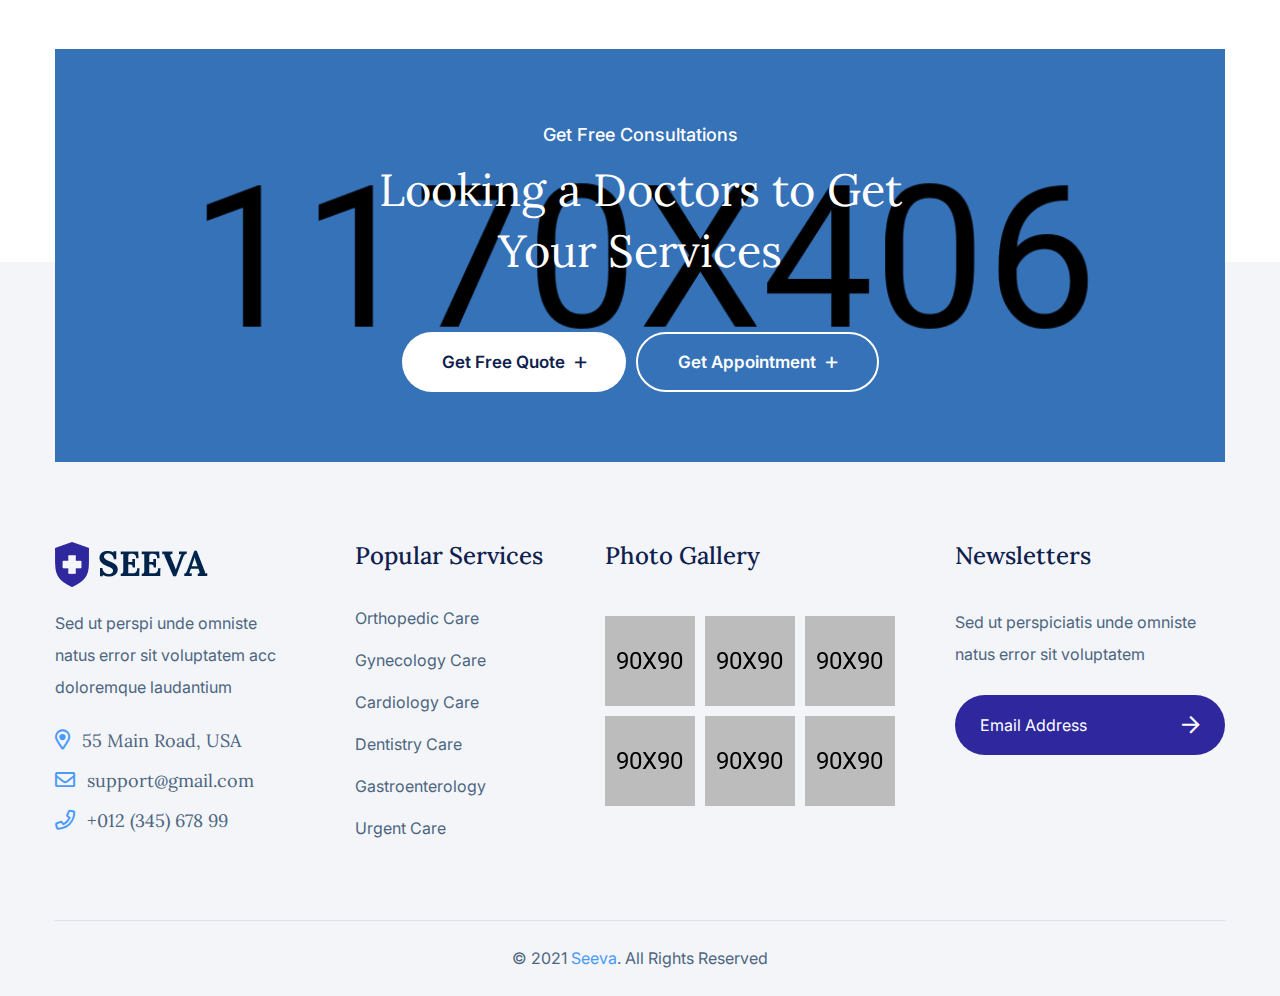
<file: pricing.html>
<!DOCTYPE html>
<html lang="zxx">

<head>
    <meta charset="UTF-8">
    <meta http-equiv="X-UA-Compatible" content="IE=edge">
    <meta name="viewport" content="width=device-width, initial-scale=1.0">
    <title>Seeva - Medical and Dental HTML Template || Pricing Plan</title>

    <!--====== Favicon Icon ======-->
    <link rel="shortcut icon" href="assets/img/favicon.ico" type="img/png" />
    <!--====== Animate Css ======-->
    <link rel="stylesheet" href="assets/css/animate.min.css" />
    <!--====== Bootstrap css ======-->
    <link rel="stylesheet" href="assets/css/bootstrap.min.css" />
    <!--====== Slick Slider ======-->
    <link rel="stylesheet" href="assets/css/slick.min.css" />
    <!--====== Nice Select ======-->
    <link rel="stylesheet" href="assets/css/nice-select.min.css" />
    <!--====== Magnific Popup ======-->
    <link rel="stylesheet" href="assets/css/magnific-popup.min.css" />
    <!--====== Font Awesome ======-->
    <link rel="stylesheet" href="assets/fonts/fontawesome/css/all.min.css" />
    <!--====== Flaticon ======-->
    <link rel="stylesheet" href="assets/fonts/flaticon/css/flaticon.css" />
    <!--====== Main Css ======-->
    <link rel="stylesheet" href="assets/css/style.css" />
</head>

<body>
    <!--====== Start Preloader ======-->
    <div id="preloader">
        <div id="loading-center">
            <div id="object"></div>
        </div>
    </div>
    <!--====== End Preloader ======-->

    <!--====== Start Template Header ======-->
    <header class="template-header sticky-header header-one">
        <div class="container-fluid container-1400">
            <div class="header-navigation">
                <div class="header-left">
                    <div class="site-logo">
                        <a href="index.html">
                            <img src="assets/img/logo.png" alt="Seeva">
                        </a>
                    </div>
                    <nav class="site-menu menu-gap-left d-none d-xl-block">
                        <ul class="primary-menu">
                            <li>
                                <a href="index.html">Home</a>
                                <ul class="sub-menu">
                                    <li><a href="index.html">Home One</a></li>
                                    <li><a href="index-two.html">Home Two</a></li>
                                    <li><a href="index-three.html">Home Three</a></li>
                                    <li><a href="index-four.html">Home Four</a></li>
                                    <li><a href="index-five.html">Home Five</a></li>
                                </ul>
                            </li>
                            <li><a href="about.html">About</a></li>
                            <li class="active">
                                <a href="#">Pages</a>
                                <ul class="sub-menu">
                                    <li>
                                        <a href="service.html">Services</a>
                                        <ul class="sub-menu">
                                            <li><a href="service.html">Service One</a></li>
                                            <li><a href="service-two.html">Service Two</a></li>
                                            <li><a href="service-details.html">Service Details</a></li>
                                        </ul>
                                    </li>
                                    <li><a href="pricing.html">Pricing Plan</a></li>
                                    <li><a href="faq.html">Help & FAQ</a></li>
                                    <li><a href="gallery.html">Our Gallery</a></li>
                                    <li><a href="appointments.html">Appointment</a></li>
                                </ul>
                            </li>
                            <li>
                                <a href="doctors.html">Doctors</a>
                                <ul class="sub-menu">
                                    <li><a href="doctor-details.html">Doctor Details</a></li>
                                </ul>
                            </li>
                            <li>
                                <a href="blog-standard.html">Blog</a>
                                <ul class="sub-menu">
                                    <li><a href="blog-details.html">Blog Details</a></li>
                                </ul>
                            </li>
                            <li>
                                <a href="shop.html">Shop</a>
                                <ul class="sub-menu">
                                    <li><a href="product-details.html">Shop Details</a></li>
                                </ul>
                            </li>
                            <li><a href="contact.html">Contact</a></li>
                        </ul>
                    </nav>
                </div>
                <div class="header-right">
                    <ul class="extra-icons">
                        <li class="d-none d-sm-block">
                            <div class="header-search-area">
                                <form action="#">
                                    <input type="search" placeholder="Search Here">
                                    <button type="submit"><i class="far fa-search"></i></button>
                                </form>
                            </div>
                        </li>
                        <li class="d-none d-xl-block">
                            <div class="off-canvas-btn style-two">
                                <span></span>
                            </div>
                        </li>
                        <li class="d-xl-none">
                            <a href="#" class="navbar-toggler">
                                <span></span>
                                <span></span>
                                <span></span>
                            </a>
                        </li>
                    </ul>
                </div>
            </div>
        </div>

        <!-- Start Off Canvas -->
        <div class="slide-panel off-canvas-panel">
            <div class="panel-overlay"></div>
            <div class="panel-inner">
                <div class="canvas-logo">
                    <img src="assets/img/logo.png" alt="">
                </div>
                <div class="about-us">
                    <h5 class="canvas-widget-title">About Us</h5>
                    <p>
                        Sed perspiciatis unde omnis iste natus error voluptatem accusantium doloremque laudantium totam rem aperams eaque ipsa quae abillo.
                    </p>
                </div>
                <div class="contact-us">
                    <h5 class="canvas-widget-title">Contact Us</h5>
                    <ul>
                        <li>
                            <i class="far fa-map-marker-alt"></i>
                            354 Oakridge, Camden NJ 08102 - USA
                        </li>
                        <li>
                            <i class="far fa-envelope-open"></i>
                            <a href="mailto:support@qolle.com">support@seeva.com</a>
                            <a href="mailto:info@qolle.com">info@seeva.com</a>
                        </li>
                        <li>
                            <i class="far fa-phone"></i>
                            <a href="tel:+01234567899">+012 (345) 678 99</a><br>
                            <a href="tel:+8563214">+8563214</a>
                        </li>
                    </ul>
                </div>
                <a href="#" class="panel-close">
                    <i class="fal fa-times"></i>
                </a>
            </div>
        </div>
        <!-- End Off Canvas -->

        <!-- Start Mobile Panel -->
        <div class="slide-panel mobile-slide-panel">
            <div class="panel-overlay"></div>
            <div class="panel-inner">
                <div class="panel-logo">
                    <img src="assets/img/logo.png" alt="">
                </div>
                <nav class="mobile-menu">
                    <ul class="primary-menu">
                        <li>
                            <a href="index.html">Home</a>
                            <ul class="sub-menu">
                                <li><a href="index.html">Home One</a></li>
                                <li><a href="index-two.html">Home Two</a></li>
                                <li><a href="index-three.html">Home Three</a></li>
                                <li><a href="index-four.html">Home Four</a></li>
                                <li><a href="index-five.html">Home Five</a></li>
                            </ul>
                        </li>
                        <li><a href="about.html">About</a></li>
                        <li class="active">
                            <a href="#">Pages</a>
                            <ul class="sub-menu">
                                <li>
                                    <a href="service.html">Services</a>
                                    <ul class="sub-menu">
                                        <li><a href="service.html">Service One</a></li>
                                        <li><a href="service-two.html">Service Two</a></li>
                                        <li><a href="service-details.html">Service Details</a></li>
                                    </ul>
                                </li>
                                <li><a href="pricing.html">Pricing Plan</a></li>
                                <li><a href="faq.html">Help & FAQ</a></li>
                                <li><a href="gallery.html">Our Gallery</a></li>
                                <li><a href="appointments.html">Appointment</a></li>
                            </ul>
                        </li>
                        <li>
                            <a href="doctors.html">Doctors</a>
                            <ul class="sub-menu">
                                <li><a href="doctor-details.html">Doctor Details</a></li>
                            </ul>
                        </li>
                        <li>
                            <a href="blog-standard.html">Blog</a>
                            <ul class="sub-menu">
                                <li><a href="blog-details.html">Blog Details</a></li>
                            </ul>
                        </li>
                        <li>
                            <a href="shop.html">Shop</a>
                            <ul class="sub-menu">
                                <li><a href="product-details.html">Shop Details</a></li>
                            </ul>
                        </li>
                        <li><a href="contact.html">Contact</a></li>
                    </ul>
                </nav>
                <a href="#" class="panel-close">
                    <i class="fal fa-times"></i>
                </a>
            </div>
        </div>
        <!-- Start Mobile Panel -->
    </header>
    <!--====== End Template Header ======-->

    <!--====== Page Title Start ======-->
    <section class="page-title-area">
        <div class="container">
            <h1 class="page-title">Pricing & Plan</h1>

            <ul class="breadcrumb-nav">
                <li><a href="#">Home</a></li>
                <li><i class="fas fa-angle-right"></i></li>
                <li>Pricing & Plan</li>
            </ul>
        </div>
    </section>
    <!--====== Page Title End ======-->

    <!--====== Pricing Section Start ======-->
    <section class="pricing-section section-gap">
        <div class="container">
            <div class="row justify-content-center mb-40">
                <div class="col-lg-6 col-sm-10">
                    <div class="section-heading text-center">
                        <span class="tagline">Our Pricing Plan</span>
                        <h2 class="title">We Provide A Processional Pricing Package</h2>
                    </div>
                </div>
            </div>

            <div class="row justify-content-center pricing-tables">
                <div class="col-lg-4 col-md-6 col-sm-9">
                    <div class="pricing-table color-1 mt-30">
                        <div class="pricing-header">
                            <div class="pricing-icon">
                                <img src="assets/img/icon/heart-3.png" alt="Icon">
                            </div>
                            <h3 class="pricing-title">
                                Basic Plan
                                <span class="tagline">Save 25%</span>
                            </h3>
                        </div>
                        <div class="pricing-price">
                            <span class="currency">&#36;</span>
                            <span class="price">29.59</span>
                            <span class="duration">monthly</span>
                        </div>
                        <div class="pricing-btn">
                            <a href="#" class="template-btn">Choose Plan <i class="far fa-plus"></i></a>
                        </div>
                        <ul class="pricing-feature">
                            <li><i class="far fa-arrow-right"></i>COVID-19</li>
                            <li><i class="far fa-arrow-right"></i>Eye Infections</li>
                            <li><i class="far fa-arrow-right"></i>Senior Care</li>
                            <li><i class="far fa-arrow-right"></i>Cardiology</li>
                            <li><i class="far fa-arrow-right"></i>Family</li>
                        </ul>
                    </div>
                </div>
                <div class="col-lg-4 col-md-6 col-sm-9">
                    <div class="pricing-table featured-table color-2 mt-30">
                        <div class="pricing-header">
                            <div class="pricing-icon">
                                <img src="assets/img/icon/heart-3.png" alt="Icon">
                            </div>
                            <h3 class="pricing-title">
                                Silver Plan
                                <span class="tagline">Save 55%</span>
                            </h3>
                        </div>
                        <div class="pricing-price">
                            <span class="currency">&#36;</span>
                            <span class="price">59.59</span>
                            <span class="duration">monthly</span>
                        </div>
                        <div class="pricing-btn">
                            <a href="#" class="template-btn">Choose Plan <i class="far fa-plus"></i></a>
                        </div>
                        <ul class="pricing-feature">
                            <li><i class="far fa-arrow-right"></i>COVID-19</li>
                            <li><i class="far fa-arrow-right"></i>Eye Infections</li>
                            <li><i class="far fa-arrow-right"></i>Senior Care</li>
                            <li><i class="far fa-arrow-right"></i>Cardiology</li>
                            <li><i class="far fa-arrow-right"></i>Family</li>
                        </ul>
                        <span class="featured-tagline">Popular</span>
                    </div>
                </div>
                <div class="col-lg-4 col-md-6 col-sm-9">
                    <div class="pricing-table color-3 mt-30">
                        <div class="pricing-header">
                            <div class="pricing-icon">
                                <img src="assets/img/icon/heart-3.png" alt="Icon">
                            </div>
                            <h3 class="pricing-title">
                                Gold Plan
                                <span class="tagline">Save 63%</span>
                            </h3>
                        </div>
                        <div class="pricing-price">
                            <span class="currency">&#36;</span>
                            <span class="price">99.59</span>
                            <span class="duration">monthly</span>
                        </div>
                        <div class="pricing-btn">
                            <a href="#" class="template-btn">Choose Plan <i class="far fa-plus"></i></a>
                        </div>
                        <ul class="pricing-feature">
                            <li><i class="far fa-arrow-right"></i>COVID-19</li>
                            <li><i class="far fa-arrow-right"></i>Eye Infections</li>
                            <li><i class="far fa-arrow-right"></i>Senior Care</li>
                            <li><i class="far fa-arrow-right"></i>Cardiology</li>
                            <li><i class="far fa-arrow-right"></i>Family</li>
                        </ul>
                    </div>
                </div>
            </div>
        </div>
    </section>
    <!--====== Pricing Section End ======-->

    <!--====== Appointment Section Start ======-->
    <section class="appointment-section">
        <div class="appointment-form-three bg-color-secondary">
            <div class="appointment-image" style="background-image: url(assets/img/appointment/04.jpg);">
            </div>
            <div class="form-wrap">
                <div class="section-heading text-center heading-white mb-60">
                    <span class="tagline">Make an Appointment</span>
                    <h2 class="title">Fill-up The From to Get Our Medical Services </h2>
                </div>
                <form action="#">
                    <div class="row">
                        <div class="col-sm-6">
                            <div class="input-field">
                                <input type="text" placeholder="Your Full Name">
                            </div>
                        </div>
                        <div class="col-sm-6">
                            <div class="input-field">
                                <input type="email" placeholder="Email Address">
                            </div>
                        </div>
                        <div class="col-sm-6">
                            <div class="input-field">
                                <select>
                                    <option value="1" selected disabled>Choose Doctors</option>
                                    <option value="2">Doctor One</option>
                                    <option value="3">Doctor Two</option>
                                    <option value="4">Doctor Three</option>
                                    <option value="5">Doctor Four</option>
                                </select>
                            </div>
                        </div>
                        <div class="col-sm-6">
                            <div class="input-field">
                                <select>
                                    <option value="1" selected disabled>Services Category</option>
                                    <option value="2">Service One</option>
                                    <option value="3">Service Two</option>
                                    <option value="4">Service Three</option>
                                    <option value="5">Service Four</option>
                                </select>
                            </div>
                        </div>
                        <div class="col-sm-6">
                            <div class="input-field">
                                <input type="date">
                            </div>
                        </div>
                        <div class="col-sm-6">
                            <div class="input-field">
                                <input type="text" placeholder="Phone Number">
                            </div>
                        </div>
                        <div class="col-sm-12">
                            <div class="input-field">
                                <button type="submit" class="template-btn template-btn-primary">
                                    Make an Appointment <i class="far fa-plus"></i>
                                </button>
                            </div>
                        </div>
                    </div>
                </form>
            </div>
        </div>
    </section>
    <!--====== Appointment Section End ======-->

    <!--====== Help Section Start ======-->
    <section class="help-section section-gap">
        <div class="container">
            <div class="row justify-content-center justify-content-lg-end align-items-center">
                <div class="col-xl-5 col-lg-6 col-md-8">
                    <div class="help-text-wrapper">
                        <div class="section-heading mb-20">
                            <span class="tagline">How Can We Help</span>
                            <h2 class="title">Flexible & Responsive to Changing Need</h2>
                        </div>
                        <p>
                            Sed ut perspiciatis unde omnis iste natus error voluptatem accusantium doloremque laudantium totam rem aperieaqueys epsa quae abillo inventore veritatis et quase
                        </p>
                        <ul class="check-list mt-35 pr-xl-4">
                            <li>
                                25-30% estimated savings in implementation when using Mobile Health Clinics
                            </li>
                            <li>
                                Activate Mobile Health Clinics in just weeks
                            </li>
                            <li>
                                Flexible, on-demand access to care services
                            </li>
                            <li>
                                Supports referrals to provider networks and care management programs
                            </li>
                        </ul>
                    </div>
                </div>
                <div class="col-lg-6">
                    <div class="help-img text-center text-lg-right mt-md-50">
                        <img src="assets/img/section-img/help-section-img.jpg" alt="Image">
                    </div>
                </div>
            </div>
        </div>
    </section>
    <!--====== Help Section End ======-->

    <!--====== Back to Top Start ======-->
    <a class="back-to-top" href="#">
        <i class="far fa-angle-up"></i>
     </a>
    <!--====== Back to Top End ======-->

    <!--====== Start Template Footer ======-->
    <footer class="template-footer have-cta-boxed-one">
        <div class="cta-boxed-one">
            <div class="container">
                <div class="cta-inner bg-color-secondary bg-size-cover blend-mode-multiply" style="background-image: url(assets/img/cta-img/cta-boxed-bg-1.jpg);">
                    <div class="row justify-content-center">
                        <div class="col-xl-6 col-lg-8 col-md-10">
                            <div class="cta-content text-center">
                                <div class="section-heading heading-white">
                                    <span class="tagline">Get Free Consultations</span>
                                    <h2 class="title">Looking a Doctors to Get Your Services</h2>
                                </div>
                                <ul class="cta-buttons d-flex justify-content-center flex-wrap">
                                    <li><a href="#" class="template-btn template-btn-white">Get Free Quote <i class="far fa-plus"></i></a></li>
                                    <li><a href="#" class="template-btn template-btn-bordered">Get Appointment <i class="far fa-plus"></i></a></li>
                                </ul>
                            </div>
                        </div>
                    </div>
                </div>
            </div>
        </div>
        <div class="footer-inner bg-color-grey">
            <div class="container">
                <div class="footer-widgets">
                    <div class="row">
                        <div class="col-lg-3 col-md-8">
                            <div class="widget text-widget">
                                <div class="footer-logo">
                                    <img src="assets/img/logo.png" alt="Medibo">
                                </div>
                                <p>
                                    Sed ut perspi unde omniste natus error sit voluptatem acc doloremque laudantium
                                </p>
                                <ul class="contact-list">
                                    <li>
                                        <a href="https://goo.gl/maps/inpkL6wUZqMR3opX7"><i class="far fa-map-marker-alt"></i>55 Main Road, USA</a>
                                    </li>
                                    <li>
                                        <a href="mailto:support@gmail.com"><i class="far fa-envelope"></i>support@gmail.com</a>
                                    </li>
                                    <li>
                                        <a href="tel:01267899"><i class="far fa-phone"></i>+012 (345) 678 99</a>
                                    </li>
                                </ul>
                            </div>
                        </div>
                        <div class="col-lg-6">
                            <div class="row">
                                <div class="col-xl-5 col-md-6">
                                    <div class="widget nav-widget">
                                        <h4 class="widget-title">Popular Services</h4>
                                        <ul class="nav-links">
                                            <li><a href="#">Orthopedic Care</a></li>
                                            <li><a href="#">Gynecology Care</a></li>
                                            <li><a href="#">Cardiology Care</a></li>
                                            <li><a href="#">Dentistry Care</a></li>
                                            <li><a href="#">Gastroenterology</a></li>
                                            <li><a href="#">Urgent Care</a></li>
                                        </ul>
                                    </div>
                                </div>
                                <div class="col-xl-7 col-md-6">
                                    <div class="widget instagram-widget">
                                        <h4 class="widget-title">Photo Gallery</h4>
                                        <div class="instagram-images">
                                            <div class="single-image">
                                                <img src="assets/img/instagram/01.jpg" alt="Instagram">
                                                <a href="#"><i class="fab fa-instagram"></i></a>
                                            </div>
                                            <div class="single-image">
                                                <img src="assets/img/instagram/02.jpg" alt="Instagram">
                                                <a href="#"><i class="fab fa-instagram"></i></a>
                                            </div>
                                            <div class="single-image">
                                                <img src="assets/img/instagram/03.jpg" alt="Instagram">
                                                <a href="#"><i class="fab fa-instagram"></i></a>
                                            </div>
                                            <div class="single-image">
                                                <img src="assets/img/instagram/04.jpg" alt="Instagram">
                                                <a href="#"><i class="fab fa-instagram"></i></a>
                                            </div>
                                            <div class="single-image">
                                                <img src="assets/img/instagram/05.jpg" alt="Instagram">
                                                <a href="#"><i class="fab fa-instagram"></i></a>
                                            </div>
                                            <div class="single-image">
                                                <img src="assets/img/instagram/06.jpg" alt="Instagram">
                                                <a href="#"><i class="fab fa-instagram"></i></a>
                                            </div>
                                        </div>
                                    </div>
                                </div>
                            </div>
                        </div>
                        <div class="col-lg-3 col-md-10">
                            <div class="widget newsletters-widget">
                                <h4 class="widget-title">Newsletters</h4>
                                <p>
                                    Sed ut perspiciatis unde omniste <br> natus error sit voluptatem
                                </p>
                                <form action="#" class="newsletters-form">
                                    <input type="email" placeholder="Email Address">
                                    <button type="submit"><i class="far fa-arrow-right"></i></button>
                                </form>
                            </div>
                        </div>
                    </div>
                </div>
                <div class="copyright-area">
                    <p>© 2021 <a href="#">Seeva</a>. All Rights Reserved</p>
                </div>
            </div>
        </div>
    </footer>
    <!--====== End Template Footer ======-->

    <!--====== Jquery ======-->
    <script src="assets/js/jquery-3.6.0.min.js"></script>
    <!--====== Bootstrap ======-->
    <script src="assets/js/bootstrap.min.js"></script>
    <!--====== Slick slider ======-->
    <script src="assets/js/slick.min.js"></script>
    <!--====== Isotope ======-->
    <script src="assets/js/isotope.pkgd.min.js"></script>
    <!--====== Images loaded ======-->
    <script src="assets/js/imagesloaded.pkgd.min.js"></script>
    <!--====== In-view ======-->
    <script src="assets/js/jquery.inview.min.js"></script>
    <!--====== Nice Select ======-->
    <script src="assets/js/jquery.nice-select.min.js"></script>
    <!--====== Magnific Popup ======-->
    <script src="assets/js/magnific-popup.min.js"></script>
    <!--====== WOW Js ======-->
    <script src="assets/js/wow.min.js"></script>
    <!--====== Main JS ======-->
    <script src="assets/js/main.js"></script>
</body>

</html>
</file>
<file: assets/fonts/flaticon/css/flaticon.css>
@font-face {
    font-family: "flaticon";
    src: url("../fonts/flaticon.ttf") format("truetype"),
        url("../fonts/flaticon.woff") format("woff"),
        url("../fonts/flaticon.woff2") format("woff2"),
        url("../fonts/flaticon.eot") format("embedded-opentype"),
        url("../fonts/flaticon.svg") format("svg");
}

i[class^="flaticon-"],
i[class*=" flaticon-"] {
    display: inline-block;
    font-family: flaticon !important;
    font-style: normal;
    font-weight: normal;
    font-variant: normal;
    text-transform: none;
    text-rendering: auto;
    line-height: 1;
    -webkit-font-smoothing: antialiased;
    -moz-osx-font-smoothing: grayscale;
}

.flaticon-back-in-time:before {
    content: "\f101";
}
.flaticon-medicine:before {
    content: "\f102";
}
.flaticon-stethoscope:before {
    content: "\f103";
}
.flaticon-flask:before {
    content: "\f104";
}
.flaticon-eye:before {
    content: "\f105";
}
.flaticon-pills:before {
    content: "\f106";
}
.flaticon-virus:before {
    content: "\f107";
}
.flaticon-pills-1:before {
    content: "\f108";
}
.flaticon-email:before {
    content: "\f109";
}
.flaticon-clock:before {
    content: "\f10a";
}
.flaticon-phone-call:before {
    content: "\f10b";
}
.flaticon-dental-care:before {
    content: "\f10c";
}
.flaticon-dental-care-1:before {
    content: "\f10d";
}
.flaticon-dental-care-2:before {
    content: "\f10e";
}
.flaticon-checkup:before {
    content: "\f10f";
}
.flaticon-tooth-1:before {
    content: "\f110";
}
.flaticon-tooth-2:before {
    content: "\f111";
}
.flaticon-dentures:before {
    content: "\f112";
}
.flaticon-tooth-3:before {
    content: "\f113";
}
.flaticon-tooth-4:before {
    content: "\f114";
}
.flaticon-drilling:before {
    content: "\f115";
}
.flaticon-teeth:before {
    content: "\f116";
}
.flaticon-quotation:before {
    content: "\f117";
}
</file>
<file: assets/css/style.css>
/*-----------------------------------------------------------------------------------
    Template Name: Seeva - Medical and Dental HTML Template
    Template URI: https://webtend.net/demo/html/seeva/
    Author: WebTend
    Author URI:  https://webtend.net/
    Version: 1.1

    Note: This is Main Style CSS File.
-----------------------------------------------------------------------------------
	CSS INDEX
	===================
    #. Common
    #. Input field
    #. Keyframes & Animation
    #. Components
        ##. Preloader
        ##. Template Btn
        ##. Hero Area
            ##. Hero Area One
            ##. Hero Area Two
        ##. Hero Slider
            ##. Hero Slider One
            ##. Hero Slider Two
        ##. Section Heading
        ##. Image title box
        ##. Circle Image Gallery
        ##. Iconic Box
            ###. Iconic Box
            ###. Iconic Box Two
            ###. Iconic Box Three
        ##. Doctor Boxes
            ###. Doctor Boxes One
            ###. Doctor Boxes Two
            ###. Doctor Boxes Three
            ###. Doctor Details
        ##. Testimonials
            ###. Testimonials Slider
        ##. Counter
        ##. Check List
        ##. Partner Logos
        ##. Latest Blog
        ##. Tile Gallery
        ##. Simple Icon
        ##. Fancy Content Box
        ##. Call to Action
            ###. Call to Action One
            ###. Call to Action Two
        ##. Bordered Icon
        ##. Gallery
        ##. Pricing Table
        ##. Accordion
        ##. Seeva Video
        ##. Progress-bar
        ##. Product Tab
        ##. Page Title
        ##. Contact
    #. Blog
        ##. Blog Post Loop
        ##. Blog Details
        ##. Comment Template
        ##. Pagination
        ##. Sidebar
    #. Section
    #. Shop
        ##. Product Top-bar
        ##. Product Loop
        ##. Product Details
        ##. Shop Sidebar
    #. Footer
-----------------------------------------------------------------------------------*/
/*======= Common =======*/
@import url("https://fonts.googleapis.com/css2?family=Inter:wght@300;400;500;600;700&family=Lora:ital,wght@0,400;0,500;0,600;0,700;1,400;1,500;1,600;1,700&display=swap");
:root {
  --color-primary: #2e279d;
  --color-primary-07: rgba(46, 39, 157, 0.07);
  --color-primary-10: rgba(46, 39, 157, 0.1);
  --color-primary-20: rgba(46, 39, 157, 0.2);
  --color-secondary: #499afa;
  --color-secondary-10: rgba(73, 154, 250, 0.1);
  --color-tertiary: #21cdc0;
  --color-fourth: #213360;
  --color-heading: #0e204d;
  --color-heading-07: rgba(14, 32, 77, 0.07);
  --color-heading-10: rgba(14, 32, 77, 0.1);
  --color-heading-50: rgba(14, 32, 77, 0.5);
  --color-body: #4d6581;
  --color-grey: #f3f5f8;
  --color-white: #fff;
  --color-black: #000000;
  --font-inter: 'Inter', sans-serif;
  --font-lora: 'Lora', serif; }

body {
  color: var(--color-body);
  font-family: var(--font-inter);
  font-weight: normal;
  font-size: 16px;
  line-height: 2;
  overflow-x: hidden !important; }

* {
  margin: 0;
  padding: 0;
  -webkit-box-sizing: border-box;
  box-sizing: border-box; }

img {
  max-width: 100%;
  -webkit-transition: all 0.3s ease-out 0s;
  -o-transition: all 0.3s ease-out 0s;
  transition: all 0.3s ease-out 0s; }

.slick-slide img {
  display: inline-block; }

h1,
h2,
h3,
h4,
h5,
h6 {
  font-family: var(--font-lora);
  font-weight: 400;
  line-height: 1.2;
  color: var(--color-heading);
  margin: 0px; }
  h1 a,
  h2 a,
  h3 a,
  h4 a,
  h5 a,
  h6 a {
    color: var(--color-heading); }

ul,
ol {
  margin: 0px;
  padding: 0px;
  list-style-type: none; }

p {
  margin: 0px; }

a {
  color: var(--color-secondary);
  display: inline-block;
  -webkit-transition: all 0.3s ease-out 0s;
  -o-transition: all 0.3s ease-out 0s;
  transition: all 0.3s ease-out 0s; }
  a:hover {
    color: var(--color-secondary);
    text-decoration: none; }
  a:focus {
    text-decoration: none;
    outline: none;
    -webkit-box-shadow: none;
    box-shadow: none; }

a,
span {
  display: inline-block; }

.slick-initialized .slick-slide:focus {
  text-decoration: none;
  outline: none;
  -webkit-box-shadow: none;
  box-shadow: none; }

/*======= Colors & Background =======*/
.color-primary {
  color: var(--color-primary) !important; }

.bg-color-primary {
  background-color: var(--color-primary); }

.color-primary-07 {
  color: var(--color-primary-07) !important; }

.bg-color-primary-07 {
  background-color: var(--color-primary-07); }

.color-primary-10 {
  color: var(--color-primary-10) !important; }

.bg-color-primary-10 {
  background-color: var(--color-primary-10); }

.color-primary-20 {
  color: var(--color-primary-20) !important; }

.bg-color-primary-20 {
  background-color: var(--color-primary-20); }

.color-secondary {
  color: var(--color-secondary) !important; }

.bg-color-secondary {
  background-color: var(--color-secondary); }

.color-secondary-10 {
  color: var(--color-secondary-10) !important; }

.bg-color-secondary-10 {
  background-color: var(--color-secondary-10); }

.color-tertiary {
  color: var(--color-tertiary) !important; }

.bg-color-tertiary {
  background-color: var(--color-tertiary); }

.color-fourth {
  color: var(--color-fourth) !important; }

.bg-color-fourth {
  background-color: var(--color-fourth); }

.color-heading {
  color: var(--color-heading) !important; }

.bg-color-heading {
  background-color: var(--color-heading); }

.color-heading-07 {
  color: var(--color-heading-07) !important; }

.bg-color-heading-07 {
  background-color: var(--color-heading-07); }

.color-heading-10 {
  color: var(--color-heading-10) !important; }

.bg-color-heading-10 {
  background-color: var(--color-heading-10); }

.color-heading-50 {
  color: var(--color-heading-50) !important; }

.bg-color-heading-50 {
  background-color: var(--color-heading-50); }

.color-body {
  color: var(--color-body) !important; }

.bg-color-body {
  background-color: var(--color-body); }

.color-grey {
  color: var(--color-grey) !important; }

.bg-color-grey {
  background-color: var(--color-grey); }

.color-white {
  color: var(--color-white) !important; }

.bg-color-white {
  background-color: var(--color-white); }

.color-black {
  color: var(--color-black) !important; }

.bg-color-black {
  background-color: var(--color-black); }

/*======= Custom Container =======*/
.container-1300 {
  max-width: 1300px; }

.container-1400 {
  max-width: 1400px; }

.container-1450 {
  max-width: 1450px; }

.container-1500 {
  max-width: 1500px; }

.container-1600 {
  max-width: 1600px; }

@media (min-width: 1600px) {
  .container-fluid.fluid-70 {
    padding-left: 70px;
    padding-right: 70px; } }

@media (min-width: 1600px) {
  .container-fluid.fluid-100 {
    padding-left: 100px;
    padding-right: 100px; } }

/*======= Common Class =======*/
.overly-primary-95::before, .iconic-box .icon::before, .cta-boxed-three .cta-inner::before, .seeva-video::before, .primary-sidebar .widget.cta-widget .cta-content::before, .template-footer .footer-widgets .widget .instagram-images .single-image a::before {
  content: "";
  position: absolute;
  left: 0;
  top: 0;
  width: 100%;
  height: 100%;
  z-index: -1; }

.border-top-primary {
  border-top: 1px solid var(--color-primary-10); }

/*======= Background Sizes =======*/
.bg-size-cover {
  background-size: cover;
  background-position: center;
  background-repeat: no-repeat; }

.blend-mode-multiply {
  background-blend-mode: multiply; }

.overly-primary-95 {
  position: relative;
  z-index: 1; }
  .overly-primary-95::before {
    background-color: var(--color-primary);
    opacity: 0.95; }

/*======= Spacing =======*/
.section-gap {
  padding-top: 130px;
  padding-bottom: 130px; }

.section-gap-top {
  padding-top: 130px; }

.section-gap-top-less {
  padding-top: 100px;
  padding-bottom: 130px; }

.section-gap-bottom {
  padding-bottom: 130px; }

.section-gap-100 {
  padding-top: 100px;
  padding-bottom: 100px; }

.section-gap-80 {
  padding-top: 80px;
  padding-bottom: 80px; }

.about-content-gap {
  padding-left: 30px;
  padding-bottom: 120px; }
  @media (max-width: 1199px) {
    .about-content-gap {
      padding-bottom: 60px;
      padding-left: 0; } }

.mt-10 {
  margin-top: 10px; }

.mt-20 {
  margin-top: 20px; }

.mt-30 {
  margin-top: 30px; }

.mt-35 {
  margin-top: 35px; }

.mt-40 {
  margin-top: 40px; }

.mt-50 {
  margin-top: 50px; }

.mt-60 {
  margin-top: 60px; }

.mb-20 {
  margin-bottom: 20px; }

.mb-30 {
  margin-bottom: 30px; }

.mb-35 {
  margin-bottom: 35px; }

.mb-40 {
  margin-bottom: 40px; }

.mb-50 {
  margin-bottom: 50px; }

.mb-60 {
  margin-bottom: 60px; }

.mb-70 {
  margin-bottom: 70px; }

@media (max-width: 1199px) {
  .mb-xl-50 {
    margin-bottom: 50px; } }

@media (max-width: 991px) {
  .mb-md-50 {
    margin-bottom: 50px; }
  .mb-md-80 {
    margin-bottom: 80px; }
  .mt-md-50 {
    margin-top: 50px; }
  .mt-md-80 {
    margin-top: 80px; }
  .mt-md-40 {
    margin-top: 40px; } }

@media (max-width: 767px) {
  .mt-sm-30 {
    margin-top: 30px; } }

/*======= Input field =======*/
input:focus,
textarea:focus,
select:focus,
button:focus {
  text-decoration: none;
  outline: none;
  -webkit-box-shadow: none;
  box-shadow: none; }

::-webkit-input-placeholder {
  color: inherit;
  opacity: 1; }

:-ms-input-placeholder {
  color: inherit;
  opacity: 1; }

::-ms-input-placeholder {
  color: inherit;
  opacity: 1; }

::placeholder {
  color: inherit;
  opacity: 1; }

input[type="search"]::-ms-clear {
  display: none;
  width: 0;
  height: 0; }

input[type="search"]::-ms-reveal {
  display: none;
  width: 0;
  height: 0; }

input[type="search"]::-webkit-search-decoration,
input[type="search"]::-webkit-search-cancel-button,
input[type="search"]::-webkit-search-results-button,
input[type="search"]::-webkit-search-results-decoration {
  display: none; }

textarea,
input,
select,
.nice-select {
  width: 100%;
  height: 65px;
  color: var(--color-heading-50);
  background-color: var(--color-grey);
  border: 1px solid transparent;
  font-size: 18px;
  font-weight: 400;
  font-family: var(--font-inter);
  border-radius: 0;
  line-height: 1.4;
  padding: 0 30px;
  -webkit-transition: all 0.3s ease-out 0s;
  -o-transition: all 0.3s ease-out 0s;
  transition: all 0.3s ease-out 0s; }
  textarea:focus,
  input:focus,
  select:focus,
  .nice-select:focus {
    border-color: var(--color-secondary);
    color: var(--color-heading); }

.nice-select {
  display: -webkit-box;
  display: -ms-flexbox;
  display: flex;
  -webkit-box-align: center;
  -ms-flex-align: center;
  align-items: center;
  -webkit-box-pack: justify;
  -ms-flex-pack: justify;
  justify-content: space-between; }
  .nice-select:active, .nice-select.open, .nice-select:focus, .nice-select:hover {
    border-color: var(--color-secondary); }
  .nice-select .list {
    width: 100%;
    border-radius: 0;
    -webkit-box-shadow: 0 0 0 1px var(--color-secondary);
    box-shadow: 0 0 0 1px var(--color-secondary);
    color: var(--color-heading);
    font-family: var(--font-inter);
    font-size: 16px;
    font-weight: 500; }
    .nice-select .list .selected {
      font-weight: normal; }
  .nice-select::after {
    content: "\f107";
    font-size: 15px;
    font-weight: 400;
    font-family: "Font Awesome 5 Pro";
    line-height: 1;
    border: none;
    position: relative;
    top: 2px;
    right: 0;
    display: block;
    -webkit-transform: rotate(0);
    -ms-transform: rotate(0);
    transform: rotate(0);
    -webkit-transform-origin: 0;
    -ms-transform-origin: 0;
    transform-origin: 0;
    width: auto;
    height: auto;
    -webkit-transition: all 0.3s ease-out 0s;
    -o-transition: all 0.3s ease-out 0s;
    transition: all 0.3s ease-out 0s; }
  .nice-select.open::after {
    -webkit-transform: rotate(0);
    -ms-transform: rotate(0);
    transform: rotate(0); }

textarea {
  height: 140px;
  padding-top: 20px;
  display: inherit;
  resize: none; }

button {
  border: none; }

/*======= keyframes & Animation =======*/
@-webkit-keyframes sticky {
  0% {
    top: -200px; }
  100% {
    top: 0; } }
@keyframes sticky {
  0% {
    top: -200px; }
  100% {
    top: 0; } }

@-webkit-keyframes float-bob-x {
  0% {
    -webkit-transform: translateX(-20px);
    transform: translateX(-20px); }
  50% {
    -webkit-transform: translateX(-10px);
    transform: translateX(-10px); }
  100% {
    -webkit-transform: translateX(-20px);
    transform: translateX(-20px); } }

@keyframes float-bob-x {
  0% {
    -webkit-transform: translateX(-20px);
    transform: translateX(-20px); }
  50% {
    -webkit-transform: translateX(-10px);
    transform: translateX(-10px); }
  100% {
    -webkit-transform: translateX(-20px);
    transform: translateX(-20px); } }

@-webkit-keyframes float-bob-y {
  0% {
    -webkit-transform: translateY(-20px);
    transform: translateY(-20px); }
  50% {
    -webkit-transform: translateY(-10px);
    transform: translateY(-10px); }
  100% {
    -webkit-transform: translateY(-20px);
    transform: translateY(-20px); } }

@keyframes float-bob-y {
  0% {
    -webkit-transform: translateY(-20px);
    transform: translateY(-20px); }
  50% {
    -webkit-transform: translateY(-10px);
    transform: translateY(-10px); }
  100% {
    -webkit-transform: translateY(-20px);
    transform: translateY(-20px); } }

@-webkit-keyframes preloader {
  0% {
    transform: perspective(160px) rotateX(0deg) rotateY(0deg);
    -webkit-transform: perspective(160px) rotateX(0deg) rotateY(0deg); }
  50% {
    transform: perspective(160px) rotateX(-180deg) rotateY(0deg);
    -webkit-transform: perspective(160px) rotateX(-180deg) rotateY(0deg); }
  100% {
    transform: perspective(160px) rotateX(-180deg) rotateY(-180deg);
    -webkit-transform: perspective(160px) rotateX(-180deg) rotateY(-180deg); } }

@keyframes preloader {
  0% {
    transform: perspective(160px) rotateX(0deg) rotateY(0deg);
    -webkit-transform: perspective(160px) rotateX(0deg) rotateY(0deg); }
  50% {
    transform: perspective(160px) rotateX(-180deg) rotateY(0deg);
    -webkit-transform: perspective(160px) rotateX(-180deg) rotateY(0deg); }
  100% {
    transform: perspective(160px) rotateX(-180deg) rotateY(-180deg);
    -webkit-transform: perspective(160px) rotateX(-180deg) rotateY(-180deg); } }

@-webkit-keyframes pulse-border {
  0% {
    -webkit-transform: translateX(-50%) translateY(-50%) translateZ(0) scale(1);
    transform: translateX(-50%) translateY(-50%) translateZ(0) scale(1);
    opacity: 1; }
  100% {
    -webkit-transform: translateX(-50%) translateY(-50%) translateZ(0) scale(1.5);
    transform: translateX(-50%) translateY(-50%) translateZ(0) scale(1.5);
    opacity: 0; } }

@keyframes pulse-border {
  0% {
    -webkit-transform: translateX(-50%) translateY(-50%) translateZ(0) scale(1);
    transform: translateX(-50%) translateY(-50%) translateZ(0) scale(1);
    opacity: 1; }
  100% {
    -webkit-transform: translateX(-50%) translateY(-50%) translateZ(0) scale(1.5);
    transform: translateX(-50%) translateY(-50%) translateZ(0) scale(1.5);
    opacity: 0; } }

.animate-float-bob-x {
  -webkit-animation-name: float-bob-x;
  animation-name: float-bob-x;
  -webkit-animation-duration: 2s;
  animation-duration: 2s;
  -webkit-animation-iteration-count: infinite;
  animation-iteration-count: infinite;
  -webkit-animation-timing-function: linear;
  animation-timing-function: linear; }

.animate-float-bob-y {
  -webkit-animation-name: float-bob-y;
  animation-name: float-bob-y;
  -webkit-animation-duration: 2s;
  animation-duration: 2s;
  -webkit-animation-iteration-count: infinite;
  animation-iteration-count: infinite;
  -webkit-animation-timing-function: linear;
  animation-timing-function: linear; }

/*======= Header =======*/
.template-header {
  position: relative;
  z-index: 999; }
  .template-header .header-navigation {
    display: -webkit-box;
    display: -ms-flexbox;
    display: flex;
    -webkit-box-align: center;
    -ms-flex-align: center;
    align-items: center;
    -webkit-box-pack: justify;
    -ms-flex-pack: justify;
    justify-content: space-between;
    margin-left: -15px;
    margin-right: -15px; }
    @media (max-width: 1199px) {
      .template-header .header-navigation {
        padding: 18px 0; } }
  .template-header .header-left,
  .template-header .header-center,
  .template-header .header-right {
    padding-left: 15px;
    padding-right: 15px;
    -webkit-box-flex: 0;
    -ms-flex: 0 0 auto;
    flex: 0 0 auto;
    width: auto;
    max-width: 100%;
    display: -webkit-box;
    display: -ms-flexbox;
    display: flex;
    -webkit-box-align: center;
    -ms-flex-align: center;
    align-items: center; }
  .template-header .extra-icons {
    display: -webkit-box;
    display: -ms-flexbox;
    display: flex;
    -webkit-box-align: center;
    -ms-flex-align: center;
    align-items: center; }
    .template-header .extra-icons li:not(:first-child) {
      margin-left: 30px; }
  .template-header .header-center .extra-icons li {
    margin-left: 30px; }
    @media (max-width: 1299px) {
      .template-header .header-center .extra-icons li {
        margin-left: 20px; } }
    .template-header .header-center .extra-icons li:first-child {
      margin-left: 15px; }
  @media (max-width: 424px) {
    .template-header .site-logo {
      max-width: 150px; } }
  .template-header .site-menu ul {
    display: -webkit-box;
    display: -ms-flexbox;
    display: flex;
    -webkit-box-align: center;
    -ms-flex-align: center;
    align-items: center; }
    .template-header .site-menu ul li {
      display: block;
      line-height: 110px;
      position: relative;
      z-index: 1;
      padding: 0 8px; }
      @media (max-width: 1299px) {
        .template-header .site-menu ul li {
          padding: 0px 5px; } }
      .template-header .site-menu ul li a {
        padding: 5px;
        font-size: 16px;
        font-weight: 500;
        font-family: var(--font-inter);
        line-height: 1.4;
        color: var(--color-heading); }
        .template-header .site-menu ul li a .dd-trigger {
          font-size: 12px;
          padding-left: 5px; }
        .template-header .site-menu ul li a:hover {
          color: var(--color-secondary); }
      .template-header .site-menu ul li:hover > .sub-menu {
        visibility: visible;
        opacity: 1;
        top: 100%; }
      .template-header .site-menu ul li .sub-menu {
        position: absolute;
        display: block;
        position: absolute;
        width: 220px;
        background-color: var(--color-white);
        -webkit-transition: all 0.3s ease-out 0s;
        -o-transition: all 0.3s ease-out 0s;
        transition: all 0.3s ease-out 0s;
        z-index: 99;
        -webkit-box-shadow: 0 2px 8px 0 rgba(0, 29, 35, 0.05);
        box-shadow: 0 2px 8px 0 rgba(0, 29, 35, 0.05);
        left: 0;
        top: calc(100% + 40px);
        visibility: hidden;
        opacity: 0; }
        .template-header .site-menu ul li .sub-menu li {
          line-height: 1;
          padding: 0; }
          .template-header .site-menu ul li .sub-menu li:not(:last-child) {
            border-bottom: 1px solid var(--color-heading-07); }
          .template-header .site-menu ul li .sub-menu li a {
            -webkit-box-pack: justify;
            -ms-flex-pack: justify;
            justify-content: space-between;
            font-size: 15px;
            padding: 10px 20px;
            display: -webkit-box;
            display: -ms-flexbox;
            display: flex;
            justify-content: space-between;
            line-height: 1.4;
            color: var(--color-body); }
            .template-header .site-menu ul li .sub-menu li a:hover {
              background-color: var(--color-secondary);
              color: var(--color-white); }
            .template-header .site-menu ul li .sub-menu li a::before {
              display: none; }
          .template-header .site-menu ul li .sub-menu li .sub-menu {
            left: 100%;
            top: 50%; }
          .template-header .site-menu ul li .sub-menu li:hover .sub-menu {
            top: 0; }
      .template-header .site-menu ul li.active a {
        color: var(--color-secondary); }
  .template-header .site-menu.item-extra-gap ul li {
    padding: 0 15px; }
    @media (max-width: 1599px) {
      .template-header .site-menu.item-extra-gap ul li {
        padding: 0 10px; } }
    @media (max-width: 1299px) {
      .template-header .site-menu.item-extra-gap ul li {
        padding: 0px 8px; } }
  .template-header .site-menu.menu-gap-left {
    margin-left: 90px; }
  .template-header .site-menu.item-left ul.primary-menu > li:first-child {
    padding-left: 0; }
    .template-header .site-menu.item-left ul.primary-menu > li:first-child > a {
      padding-left: 0; }
  .template-header .header-search-area form {
    position: relative;
    z-index: 1; }
  .template-header .header-search-area input {
    width: 280px;
    height: 55px;
    border-radius: 30px;
    border: 2px solid rgba(77, 101, 129, 0.15);
    background-color: var(--color-white);
    font-size: 15px;
    font-weight: 500;
    color: var(--color-heading);
    padding: 0 45px 0 25px; }
    .template-header .header-search-area input:focus {
      border-color: var(--color-heading); }
    @media (max-width: 1299px) {
      .template-header .header-search-area input {
        width: 220px; } }
    @media (max-width: 767px) {
      .template-header .header-search-area input {
        width: 200px; } }
  .template-header .header-search-area button {
    position: absolute;
    top: 50%;
    right: 25px;
    -webkit-transform: translateY(-50%);
    -ms-transform: translateY(-50%);
    transform: translateY(-50%);
    color: var(--color-heading);
    background-color: transparent;
    font-size: 15px;
    line-height: 1; }
  .template-header .off-canvas-btn {
    position: relative;
    cursor: pointer;
    padding: 10px 0; }
    .template-header .off-canvas-btn span {
      width: 35px;
      height: 4px;
      display: block; }
      .template-header .off-canvas-btn span::before, .template-header .off-canvas-btn span::after {
        position: absolute;
        left: 0;
        top: 0;
        content: "";
        width: 35px;
        height: 4px;
        display: block; }
      .template-header .off-canvas-btn span::after {
        top: auto;
        bottom: 0; }
      .template-header .off-canvas-btn span, .template-header .off-canvas-btn span::before, .template-header .off-canvas-btn span::after {
        background-color: var(--color-secondary); }
    .template-header .off-canvas-btn.style-two {
      padding: 13px 0; }
      .template-header .off-canvas-btn.style-two span {
        width: 50px; }
        .template-header .off-canvas-btn.style-two span, .template-header .off-canvas-btn.style-two span::before, .template-header .off-canvas-btn.style-two span::after {
          background-color: var(--color-primary); }
        .template-header .off-canvas-btn.style-two span::before {
          width: 45px; }
        .template-header .off-canvas-btn.style-two span::after {
          width: 40px; }
  .template-header .search-btn {
    display: block;
    line-height: 1;
    color: var(--color-heading);
    font-size: 15px; }
  .template-header .cart-icon,
  .template-header .wishlist-icon {
    display: block;
    font-size: 22px;
    line-height: 1;
    color: var(--color-heading); }
    .template-header .cart-icon:hover,
    .template-header .wishlist-icon:hover {
      color: var(--color-secondary); }
  .template-header .navbar-toggler {
    display: block;
    width: 55px;
    padding: 10px;
    font-size: 0;
    border: 2px solid var(--color-heading);
    border-radius: 5px; }
    .template-header .navbar-toggler span {
      display: block;
      height: 3px;
      background-color: var(--color-heading); }
      .template-header .navbar-toggler span:nth-child(2) {
        margin: 6px 0; }
  .template-header .navigation-white-color .site-menu ul li a {
    color: var(--color-white); }
  .template-header .navigation-white-color .cart-icon,
  .template-header .navigation-white-color .wishlist-icon {
    color: var(--color-white); }
  .template-header .navigation-white-color .off-canvas-btn span, .template-header .navigation-white-color .off-canvas-btn span::before, .template-header .navigation-white-color .off-canvas-btn span::after {
    background-color: var(--color-white); }
  .template-header .navigation-white-color .navbar-toggler {
    border-color: var(--color-white); }
    .template-header .navigation-white-color .navbar-toggler span {
      background-color: var(--color-white); }
  .template-header .header-top-list-one {
    background-color: var(--color-primary); }
    .template-header .header-top-list-one .list-items {
      display: -webkit-box;
      display: -ms-flexbox;
      display: flex; }
      .template-header .header-top-list-one .list-items .single-list-item {
        padding: 25px 0;
        padding-right: 90px;
        margin-right: 90px;
        border-right: 2px solid rgba(255, 255, 255, 0.1);
        display: -webkit-box;
        display: -ms-flexbox;
        display: flex;
        -webkit-box-align: center;
        -ms-flex-align: center;
        align-items: center; }
        .template-header .header-top-list-one .list-items .single-list-item:last-child {
          margin-right: 0; }
        @media (max-width: 1199px) {
          .template-header .header-top-list-one .list-items .single-list-item {
            padding-right: 65px;
            margin-right: 65px; } }
      .template-header .header-top-list-one .list-items .contact-info {
        display: -webkit-box;
        display: -ms-flexbox;
        display: flex;
        -webkit-box-align: center;
        -ms-flex-align: center;
        align-items: center;
        line-height: 1; }
        @media (max-width: 991px) {
          .template-header .header-top-list-one .list-items .contact-info {
            display: none; } }
        .template-header .header-top-list-one .list-items .contact-info,
        .template-header .header-top-list-one .list-items .contact-info a {
          color: var(--color-white); }
        .template-header .header-top-list-one .list-items .contact-info .icon {
          margin-right: 20px;
          -webkit-box-flex: 0;
          -ms-flex: 0 0 50px;
          flex: 0 0 50px; }
          .template-header .header-top-list-one .list-items .contact-info .icon img {
            max-width: 50px; }
        .template-header .header-top-list-one .list-items .contact-info .info-title {
          margin-bottom: 10px;
          display: block;
          font-size: 16px;
          font-weight: 600;
          font-family: var(--font-inter); }
          @media (max-width: 1299px) {
            .template-header .header-top-list-one .list-items .contact-info .info-title {
              font-size: 14px; } }
        .template-header .header-top-list-one .list-items .contact-info .info-desc {
          font-size: 22px;
          font-weight: 400;
          font-family: var(--font-lora); }
          @media (max-width: 1299px) {
            .template-header .header-top-list-one .list-items .contact-info .info-desc {
              font-size: 18px; } }
  .template-header .header-top-list-two {
    border-bottom: 1px solid var(--color-heading-10); }
    .template-header .header-top-list-two .list-items {
      display: -webkit-box;
      display: -ms-flexbox;
      display: flex;
      -webkit-box-pack: center;
      -ms-flex-pack: center;
      justify-content: center; }
      .template-header .header-top-list-two .list-items .single-list-item {
        border-right: 1px solid var(--color-heading-10);
        display: -webkit-box;
        display: -ms-flexbox;
        display: flex;
        -webkit-box-align: center;
        -ms-flex-align: center;
        align-items: center;
        padding: 25px 70px; }
        @media (max-width: 1299px) {
          .template-header .header-top-list-two .list-items .single-list-item {
            padding: 25px 45px; } }
        @media (max-width: 1199px) {
          .template-header .header-top-list-two .list-items .single-list-item {
            padding: 25px 35px; } }
        .template-header .header-top-list-two .list-items .single-list-item:last-child {
          margin-right: 0; }
        .template-header .header-top-list-two .list-items .single-list-item:first-child {
          border-left: 1px solid var(--color-heading-10); }
      .template-header .header-top-list-two .list-items .contact-info {
        display: -webkit-box;
        display: -ms-flexbox;
        display: flex;
        -webkit-box-align: center;
        -ms-flex-align: center;
        align-items: center;
        line-height: 1; }
        .template-header .header-top-list-two .list-items .contact-info,
        .template-header .header-top-list-two .list-items .contact-info a {
          color: var(--color-heading); }
        .template-header .header-top-list-two .list-items .contact-info .icon {
          margin-right: 20px;
          -webkit-box-flex: 0;
          -ms-flex: 0 0 50px;
          flex: 0 0 50px; }
          .template-header .header-top-list-two .list-items .contact-info .icon img {
            max-width: 50px; }
        .template-header .header-top-list-two .list-items .contact-info .info-title {
          margin-bottom: 10px;
          display: block;
          font-size: 16px;
          font-weight: 600;
          font-family: var(--font-inter); }
          @media (max-width: 1299px) {
            .template-header .header-top-list-two .list-items .contact-info .info-title {
              font-size: 14px; } }
        .template-header .header-top-list-two .list-items .contact-info .info-desc {
          font-size: 22px;
          font-weight: 400;
          font-family: var(--font-lora); }
          @media (max-width: 1299px) {
            .template-header .header-top-list-two .list-items .contact-info .info-desc {
              font-size: 18px; } }
  .template-header .header-top-note {
    background-color: var(--color-primary);
    text-align: center;
    padding: 8px 0; }
    @media (max-width: 991px) {
      .template-header .header-top-note {
        font-size: 14px; } }
    @media (max-width: 424px) {
      .template-header .header-top-note {
        display: none; } }
    .template-header .header-top-note,
    .template-header .header-top-note a {
      color: var(--color-white); }
    .template-header .header-top-note a {
      margin-left: 15px; }
      .template-header .header-top-note a i {
        margin-right: 8px; }
  .template-header .header-topbar {
    background-color: var(--color-primary);
    padding: 15px 0; }
    .template-header .header-topbar,
    .template-header .header-topbar a {
      color: var(--color-white); }
    .template-header .header-topbar .topbar-menu {
      display: -webkit-box;
      display: -ms-flexbox;
      display: flex;
      -webkit-box-align: center;
      -ms-flex-align: center;
      align-items: center; }
      @media (max-width: 991px) {
        .template-header .header-topbar .topbar-menu {
          -webkit-box-pack: center;
          -ms-flex-pack: center;
          justify-content: center; } }
      .template-header .header-topbar .topbar-menu li {
        padding-left: 15px;
        padding-right: 20px;
        position: relative;
        line-height: 1.4; }
        @media (max-width: 1199px) {
          .template-header .header-topbar .topbar-menu li {
            font-size: 15px; } }
        .template-header .header-topbar .topbar-menu li::before {
          content: "";
          position: absolute;
          left: 0;
          top: 50%;
          -webkit-transform: translateY(-50%);
          -ms-transform: translateY(-50%);
          transform: translateY(-50%);
          height: 5px;
          width: 5px;
          background-color: var(--color-white);
          border-radius: 50%; }
        .template-header .header-topbar .topbar-menu li a:hover {
          text-decoration: underline; }
    .template-header .header-topbar .contact-info {
      display: -webkit-box;
      display: -ms-flexbox;
      display: flex;
      -webkit-box-pack: end;
      -ms-flex-pack: end;
      justify-content: flex-end; }
      @media (max-width: 991px) {
        .template-header .header-topbar .contact-info {
          -webkit-box-pack: center;
          -ms-flex-pack: center;
          justify-content: center;
          margin-top: 15px; } }
      .template-header .header-topbar .contact-info li {
        padding-left: 25px;
        padding-right: 25px;
        border-left: 2px solid rgba(255, 255, 255, 0.2);
        line-height: 1.4; }
        @media (max-width: 1199px) {
          .template-header .header-topbar .contact-info li {
            padding-left: 15px;
            padding-right: 15px;
            font-size: 15px; } }
        @media (max-width: 991px) {
          .template-header .header-topbar .contact-info li:first-child {
            border-left: none; } }
        .template-header .header-topbar .contact-info li:last-child {
          padding-right: 0; }
        .template-header .header-topbar .contact-info li i {
          margin-right: 5px; }
        .template-header .header-topbar .contact-info li .social-icons a {
          opacity: 0.6; }
          .template-header .header-topbar .contact-info li .social-icons a:not(:first-child) {
            margin-left: 20px; }
            @media (max-width: 1199px) {
              .template-header .header-topbar .contact-info li .social-icons a:not(:first-child) {
                margin-left: 16px; } }
          .template-header .header-topbar .contact-info li .social-icons a:hover {
            opacity: 1; }
          .template-header .header-topbar .contact-info li .social-icons a i {
            margin: 0; }
  .template-header.absolute-header {
    position: absolute;
    left: 0;
    top: 0;
    width: 100%;
    height: auto;
    z-index: 9999;
    background-color: transparent; }
  .template-header.sticky-header.sticky-on {
    position: fixed;
    left: 0;
    top: 0;
    width: 100%;
    z-index: 999;
    -webkit-animation: sticky 1.2s;
    animation: sticky 1.2s;
    -webkit-box-shadow: 0 8px 20px rgba(14, 32, 77, 0.08);
    box-shadow: 0 8px 20px rgba(14, 32, 77, 0.08);
    background-color: var(--color-white); }
    .template-header.sticky-header.sticky-on .site-menu ul li {
      line-height: 100px; }
    .template-header.sticky-header.sticky-on .header-topbar,
    .template-header.sticky-header.sticky-on .header-top-list-two,
    .template-header.sticky-header.sticky-on .header-top-note {
      display: none !important; }
    .template-header.sticky-header.sticky-on.sticky-secondary-bg {
      background-color: var(--color-heading); }
  @media (min-width: 992px) {
    .template-header.header-three .header-navigation {
      padding: 0; } }
  .template-header.header-five .header-navigation .site-menu ul li .sub-menu li a {
    color: var(--color-heading); }
    .template-header.header-five .header-navigation .site-menu ul li .sub-menu li a:hover {
      background-color: var(--color-tertiary);
      color: var(--color-white); }
  .template-header.header-five .header-navigation .site-menu ul li a:hover,
  .template-header.header-five .header-navigation .site-menu ul li.active a {
    color: var(--color-tertiary); }

/*======= Header Panel =======*/
.slide-panel {
  position: fixed;
  right: 0;
  top: 0;
  background-color: transparent;
  z-index: 9999;
  width: 100vw;
  height: 100vh;
  display: -webkit-box;
  display: -ms-flexbox;
  display: flex;
  -webkit-box-pack: end;
  -ms-flex-pack: end;
  justify-content: flex-end;
  visibility: hidden;
  opacity: 0;
  -webkit-transition: all 0.4s ease-out 0s;
  -o-transition: all 0.4s ease-out 0s;
  transition: all 0.4s ease-out 0s; }
  .slide-panel .panel-overlay {
    position: fixed;
    left: 0;
    top: 0;
    width: 100vw;
    height: 100vh;
    background-color: var(--color-heading);
    cursor: pointer;
    z-index: 9998;
    -webkit-transition: all 0.4s ease-out 0s;
    -o-transition: all 0.4s ease-out 0s;
    transition: all 0.4s ease-out 0s;
    opacity: 0;
    visibility: hidden; }
  .slide-panel .panel-inner {
    max-width: 380px;
    height: 100vh;
    background-color: var(--color-white);
    padding: 40px;
    position: relative;
    z-index: 9999;
    overflow-y: scroll;
    overflow-x: hidden;
    -webkit-transition: all 0.4s ease-out 0s;
    -o-transition: all 0.4s ease-out 0s;
    transition: all 0.4s ease-out 0s;
    margin-right: -380px;
    opacity: 0;
    visibility: hidden; }
  .slide-panel .panel-close {
    position: absolute;
    top: 20px;
    right: 30px;
    z-index: 2;
    font-size: 28px;
    line-height: 1;
    color: var(--color-heading); }
  .slide-panel.show-panel {
    opacity: 1;
    visibility: visible; }
    .slide-panel.show-panel .panel-overlay {
      visibility: visible;
      opacity: 0.5; }
    .slide-panel.show-panel .panel-inner {
      visibility: visible;
      opacity: 1;
      margin-right: -20px; }

/*======= Off Canvas =======*/
.off-canvas-panel .canvas-widget-title {
  font-size: 20px;
  margin-bottom: 20px;
  padding-bottom: 15px;
  position: relative;
  border-bottom: 1px solid var(--color-primary-10); }

.off-canvas-panel .canvas-logo,
.off-canvas-panel .contact-us,
.off-canvas-panel .about-us {
  margin-bottom: 40px; }

.off-canvas-panel .contact-us li {
  position: relative;
  padding-left: 60px;
  line-height: 1.5; }
  .off-canvas-panel .contact-us li:not(:last-child) {
    margin-bottom: 25px; }
  .off-canvas-panel .contact-us li,
  .off-canvas-panel .contact-us li a {
    color: var(--color-body); }
  .off-canvas-panel .contact-us li a:hover {
    color: var(--color-primary); }
  .off-canvas-panel .contact-us li i {
    position: absolute;
    left: 0;
    top: 50%;
    -webkit-transform: translateY(-50%);
    -ms-transform: translateY(-50%);
    transform: translateY(-50%);
    width: 40px;
    height: 40px;
    background-color: var(--color-primary);
    border-radius: 50%;
    font-size: 14px;
    border-radius: 50%;
    color: var(--color-white);
    display: -webkit-box;
    display: -ms-flexbox;
    display: flex;
    -webkit-box-align: center;
    -ms-flex-align: center;
    align-items: center;
    -webkit-box-pack: center;
    -ms-flex-pack: center;
    justify-content: center; }

/*======= Mobile Panel =======*/
.mobile-slide-panel .panel-inner {
  width: 300px;
  margin-right: -300px;
  padding: 40px 30px; }

.mobile-slide-panel .panel-logo {
  margin-bottom: 30px; }
  .mobile-slide-panel .panel-logo img {
    max-width: 170px; }

.mobile-slide-panel .mobile-menu li a {
  position: relative;
  display: block;
  line-height: 1.5;
  padding: 10px 45px 10px 0;
  border-bottom: 1px solid var(--color-primary-10);
  color: var(--color-heading);
  font-size: 16px;
  font-weight: 500;
  font-family: var(--font-inter); }
  .mobile-slide-panel .mobile-menu li a .dd-trigger {
    position: absolute;
    top: 0;
    right: 0;
    width: 45px;
    height: 100%;
    display: -webkit-box;
    display: -ms-flexbox;
    display: flex;
    -webkit-box-align: center;
    -ms-flex-align: center;
    align-items: center;
    -webkit-box-pack: center;
    -ms-flex-pack: center;
    justify-content: center;
    line-height: 1;
    z-index: 2;
    border-left: 1px solid var(--color-primary-10);
    font-size: 14px; }
    .mobile-slide-panel .mobile-menu li a .dd-trigger i {
      -webkit-transform: rotate(-90deg);
      -ms-transform: rotate(-90deg);
      transform: rotate(-90deg);
      -webkit-transition: all 0.5s ease;
      -o-transition: all 0.5s ease;
      transition: all 0.5s ease; }
    .mobile-slide-panel .mobile-menu li a .dd-trigger.sub-menu-opened i {
      -webkit-transform: rotate(0);
      -ms-transform: rotate(0);
      transform: rotate(0); }

.mobile-slide-panel .mobile-menu li.active > a {
  color: var(--color-secondary); }

.mobile-slide-panel .mobile-menu li .sub-menu {
  display: none;
  padding-left: 15px; }
  .mobile-slide-panel .mobile-menu li .sub-menu li a {
    font-size: 14px; }

/*======= Preloader =======*/
#preloader {
  position: fixed;
  left: 0;
  top: 0;
  width: 100vw;
  height: 100vh;
  background-color: var(--color-white);
  z-index: 99999;
  display: -webkit-box;
  display: -ms-flexbox;
  display: flex;
  -webkit-box-align: center;
  -ms-flex-align: center;
  align-items: center;
  -webkit-box-pack: center;
  -ms-flex-pack: center;
  justify-content: center; }
  #preloader #loading-center {
    width: 200px;
    height: 200px; }
  #preloader #object {
    width: 60px;
    height: 60px;
    background-color: var(--color-primary);
    -webkit-animation: preloader 1.2s infinite ease-in-out;
    animation: preloader 1.2s infinite ease-in-out;
    margin-right: auto;
    margin-left: auto;
    margin-top: 60px; }

/*======= Template Btn =======*/
.template-btn {
  font-size: 17px;
  font-weight: 600;
  font-family: var(--font-inter);
  line-height: 1.2;
  background-color: var(--color-secondary);
  color: var(--color-white);
  -webkit-transition: all 0.3s;
  -o-transition: all 0.3s;
  transition: all 0.3s;
  padding: 20px 40px;
  border-radius: 30px;
  border: none; }
  @media (max-width: 575px) {
    .template-btn {
      padding: 18px 30px;
      font-size: 15px; } }
  .template-btn i {
    font-size: 15px;
    margin-left: 6px; }
    @media (max-width: 575px) {
      .template-btn i {
        font-size: 14px; } }
  .template-btn:hover {
    background-color: var(--color-heading);
    color: var(--color-white); }
  .template-btn-bordered {
    border: 2px solid var(--color-white);
    background-color: transparent;
    color: var(--color-white);
    padding: 18px 40px; }
    @media (max-width: 575px) {
      .template-btn-bordered {
        padding: 16px 30px; } }
    .template-btn-bordered:hover {
      border-color: var(--color-heading); }
  .template-btn-white {
    background-color: var(--color-white);
    color: var(--color-heading); }
    .template-btn-white:hover {
      background-color: var(--color-heading);
      color: var(--color-white); }
  .template-btn-primary {
    background-color: var(--color-primary); }
  .template-btn-tertiary {
    background-color: var(--color-tertiary); }
    .template-btn-tertiary:hover {
      background-color: var(--color-fourth); }
  .template-btn-fourth {
    background-color: var(--color-fourth); }
    .template-btn-fourth:hover {
      background-color: var(--color-tertiary); }

/*======= Hero Area One =======*/
.hero-area-one {
  padding-bottom: 140px;
  padding-top: 210px;
  position: relative;
  z-index: 1; }
  @media (max-width: 1199px) {
    .hero-area-one {
      padding-top: 180px; } }
  @media (max-width: 991px) {
    .hero-area-one {
      padding-top: 160px;
      padding-bottom: 120px; } }
  .hero-area-one .hero-content {
    padding-right: 70px;
    position: relative; }
    @media (max-width: 1199px) {
      .hero-area-one .hero-content {
        padding-right: 30px; } }
    @media (max-width: 991px) {
      .hero-area-one .hero-content {
        padding-right: 0;
        margin-bottom: 60px; } }
    .hero-area-one .hero-content::before {
      position: absolute;
      content: "";
      left: -60px;
      top: -60px;
      bottom: 0;
      width: 110px;
      border-radius: 55px;
      z-index: -1;
      background-image: -webkit-gradient(linear, left top, left bottom, from(#499afa), color-stop(74%, rgba(208, 229, 254, 0.5)), to(rgba(255, 255, 255, 0)));
      background-image: -webkit-linear-gradient(top, #499afa 0%, rgba(208, 229, 254, 0.5) 74%, rgba(255, 255, 255, 0) 100%);
      background-image: -o-linear-gradient(top, #499afa 0%, rgba(208, 229, 254, 0.5) 74%, rgba(255, 255, 255, 0) 100%);
      background-image: linear-gradient(180deg, #499afa 0%, rgba(208, 229, 254, 0.5) 74%, rgba(255, 255, 255, 0) 100%);
      opacity: 0.15; }
      @media (max-width: 1399px) {
        .hero-area-one .hero-content::before {
          left: -30px;
          top: -30px;
          width: 100px; } }
      @media (max-width: 575px) {
        .hero-area-one .hero-content::before {
          display: none; } }
    .hero-area-one .hero-content .title {
      font-size: 85px;
      font-weight: 400;
      line-height: 1;
      color: var(--color-primary);
      margin-bottom: 35px; }
      @media (max-width: 1199px) {
        .hero-area-one .hero-content .title {
          font-size: 72px; } }
      @media (max-width: 767px) {
        .hero-area-one .hero-content .title {
          font-size: 68px; } }
      @media (max-width: 575px) {
        .hero-area-one .hero-content .title {
          font-size: 52px; } }
    .hero-area-one .hero-content .template-btn {
      margin-top: 30px; }
  .hero-area-one .hero-img {
    margin-right: -90px; }
    @media (max-width: 1399px) {
      .hero-area-one .hero-img {
        margin-right: 0; } }
  .hero-area-one::before {
    position: absolute;
    content: "";
    right: 0;
    top: 0;
    height: 100%;
    width: 37%;
    background-image: url(../img/hero-img/hero-pattern.jpg); }
    @media (max-width: 1199px) {
      .hero-area-one::before {
        width: 40%; } }
    @media (max-width: 991px) {
      .hero-area-one::before {
        display: none; } }

/*======= Hero Area Two =======*/
.hero-area-two {
  padding-top: 180px;
  padding-bottom: 180px;
  position: relative;
  z-index: 1; }
  @media (max-width: 991px) {
    .hero-area-two {
      padding-top: 140px;
      padding-bottom: 140px; } }
  @media (max-width: 424px) {
    .hero-area-two {
      padding-top: 130px;
      padding-bottom: 130px; } }
  .hero-area-two .hero-content {
    color: var(--color-heading); }
    .hero-area-two .hero-content .tagline {
      font-weight: 600;
      font-size: 22px;
      color: var(--color-secondary);
      line-height: 1.4;
      margin-bottom: 15px; }
      @media (max-width: 575px) {
        .hero-area-two .hero-content .tagline {
          font-size: 18px; } }
    .hero-area-two .hero-content .title {
      font-size: 95px;
      font-weight: 500;
      line-height: 1.1;
      color: var(--color-primary);
      margin-bottom: 35px; }
      @media (max-width: 1199px) {
        .hero-area-two .hero-content .title {
          font-size: 76px; } }
      @media (max-width: 767px) {
        .hero-area-two .hero-content .title {
          font-size: 68px; } }
      @media (max-width: 575px) {
        .hero-area-two .hero-content .title {
          font-size: 48px; } }
    .hero-area-two .hero-content .template-btn {
      margin-top: 30px; }
    .hero-area-two .hero-content p {
      max-width: 70%; }
      @media (max-width: 767px) {
        .hero-area-two .hero-content p {
          max-width: 100%; } }
  .hero-area-two .hero-img {
    position: absolute;
    z-index: -1;
    right: 0;
    top: 0;
    width: calc(50% - 15px);
    height: 100%;
    background-blend-mode: multiply;
    background-color: var(--color-primary-20);
    background-size: cover;
    background-position: center; }
    @media (max-width: 991px) {
      .hero-area-two .hero-img {
        display: none; } }

/*======= Hero Slider Arrow =======*/
.hero-slider-arrow .slick-arrow {
  width: 50px;
  height: 50px;
  background-color: transparent;
  border-radius: 50%;
  border: 2px solid rgba(255, 255, 255, 0.2);
  color: var(--color-white);
  opacity: 0.6;
  -webkit-transition: 0.3s;
  -o-transition: 0.3s;
  transition: 0.3s; }
  .hero-slider-arrow .slick-arrow:hover {
    opacity: 1;
    border-color: var(--color-white); }

.hero-slider-bg {
  position: absolute;
  left: 0;
  top: 0;
  width: 100%;
  height: 100%;
  z-index: 1; }

/*======= Hero Slider One =======*/
.hero-slider-one {
  position: relative;
  z-index: 1; }
  .hero-slider-one .single-hero-slider {
    position: relative;
    padding: 110px 0; }
    .hero-slider-one .single-hero-slider .slider-content-box {
      position: relative;
      z-index: 2;
      padding: 90px 80px;
      background-color: var(--color-white);
      max-width: 570px; }
      @media (max-width: 991px) {
        .hero-slider-one .single-hero-slider .slider-content-box {
          max-width: 500px;
          padding: 60px; } }
      @media (max-width: 767px) {
        .hero-slider-one .single-hero-slider .slider-content-box {
          max-width: 480px; } }
      @media (max-width: 575px) {
        .hero-slider-one .single-hero-slider .slider-content-box {
          max-width: 100%;
          padding: 60px 40px; } }
      @media (max-width: 424px) {
        .hero-slider-one .single-hero-slider .slider-content-box {
          padding: 60px 25px; } }
      .hero-slider-one .single-hero-slider .slider-content-box::before {
        position: absolute;
        content: "";
        left: 30px;
        top: 35px;
        bottom: 0;
        width: 110px;
        border-radius: 55px;
        z-index: -1;
        background-image: -webkit-gradient(linear, left top, left bottom, from(#499afa), color-stop(74%, rgba(208, 229, 254, 0.5)), to(rgba(255, 255, 255, 0)));
        background-image: -webkit-linear-gradient(top, #499afa 0%, rgba(208, 229, 254, 0.5) 74%, rgba(255, 255, 255, 0) 100%);
        background-image: -o-linear-gradient(top, #499afa 0%, rgba(208, 229, 254, 0.5) 74%, rgba(255, 255, 255, 0) 100%);
        background-image: linear-gradient(180deg, #499afa 0%, rgba(208, 229, 254, 0.5) 74%, rgba(255, 255, 255, 0) 100%);
        opacity: 0.15; }
        @media (max-width: 575px) {
          .hero-slider-one .single-hero-slider .slider-content-box::before {
            width: 100px; } }
      .hero-slider-one .single-hero-slider .slider-content-box .title {
        font-size: 85px;
        line-height: 1;
        color: var(--color-primary);
        margin-bottom: 20px; }
        @media (max-width: 1199px) {
          .hero-slider-one .single-hero-slider .slider-content-box .title {
            font-size: 72px; } }
        @media (max-width: 991px) {
          .hero-slider-one .single-hero-slider .slider-content-box .title {
            font-size: 68px; } }
        @media (max-width: 767px) {
          .hero-slider-one .single-hero-slider .slider-content-box .title {
            font-size: 62px; } }
        @media (max-width: 575px) {
          .hero-slider-one .single-hero-slider .slider-content-box .title {
            font-size: 52px; } }
        @media (max-width: 424px) {
          .hero-slider-one .single-hero-slider .slider-content-box .title {
            font-size: 42px; } }
      .hero-slider-one .single-hero-slider .slider-content-box .template-btn {
        margin-top: 30px; }
        @media (max-width: 424px) {
          .hero-slider-one .single-hero-slider .slider-content-box .template-btn {
            padding: 16px 25px;
            font-size: 14px; } }
        @media (max-width: 424px) {
          .hero-slider-one .single-hero-slider .slider-content-box .template-btn i {
            margin-left: 4px;
            font-size: 12px; } }
  .hero-slider-one .hero-slider-arrow {
    position: absolute;
    right: 14%;
    top: 50%;
    width: 50px;
    -webkit-transform: translateY(-50%);
    -ms-transform: translateY(-50%);
    transform: translateY(-50%);
    z-index: 22; }
    @media (max-width: 1399px) {
      .hero-slider-one .hero-slider-arrow {
        right: 8%; } }
    .hero-slider-one .hero-slider-arrow .slick-arrow {
      opacity: 1;
      border: none;
      background-color: var(--color-white);
      color: var(--color-primary); }
      .hero-slider-one .hero-slider-arrow .slick-arrow i {
        font-weight: 700; }
      .hero-slider-one .hero-slider-arrow .slick-arrow.next-arrow {
        margin-top: 10px; }
      .hero-slider-one .hero-slider-arrow .slick-arrow:hover {
        background-color: var(--color-secondary);
        color: var(--color-white); }

/*======= Hero Slider Two =======*/
.hero-slider-two {
  position: relative;
  z-index: 1; }
  .hero-slider-two .single-hero-slider {
    padding-top: 260px;
    padding-bottom: 220px;
    position: relative;
    z-index: 1; }
    .hero-slider-two .single-hero-slider .hero-content {
      position: relative;
      z-index: 2; }
      .hero-slider-two .single-hero-slider .hero-content .tagline {
        font-weight: 600;
        font-size: 22px;
        color: var(--color-white);
        line-height: 1.4;
        margin-bottom: 15px; }
        @media (max-width: 767px) {
          .hero-slider-two .single-hero-slider .hero-content .tagline {
            font-size: 20px; } }
        @media (max-width: 575px) {
          .hero-slider-two .single-hero-slider .hero-content .tagline {
            font-size: 18px; } }
      .hero-slider-two .single-hero-slider .hero-content .title {
        font-size: 120px;
        font-weight: 500;
        line-height: 1;
        color: var(--color-white); }
        @media (max-width: 1199px) {
          .hero-slider-two .single-hero-slider .hero-content .title {
            font-size: 90px; } }
        @media (max-width: 991px) {
          .hero-slider-two .single-hero-slider .hero-content .title {
            font-size: 72px; } }
        @media (max-width: 767px) {
          .hero-slider-two .single-hero-slider .hero-content .title {
            font-size: 64px; } }
        @media (max-width: 575px) {
          .hero-slider-two .single-hero-slider .hero-content .title {
            font-size: 48px; } }
        @media (max-width: 424px) {
          .hero-slider-two .single-hero-slider .hero-content .title {
            font-size: 42px; } }
      .hero-slider-two .single-hero-slider .hero-content .template-btn {
        margin-top: 35px; }
  .hero-slider-two .hero-slider-arrow .slick-arrow {
    position: absolute;
    z-index: 22;
    left: 8%;
    top: 50%;
    -webkit-transform: translateY(-50%);
    -ms-transform: translateY(-50%);
    transform: translateY(-50%); }
    @media (max-width: 1399px) {
      .hero-slider-two .hero-slider-arrow .slick-arrow {
        left: 4%; } }
    @media (max-width: 991px) {
      .hero-slider-two .hero-slider-arrow .slick-arrow {
        left: 3%; } }
    .hero-slider-two .hero-slider-arrow .slick-arrow.next-arrow {
      left: auto;
      right: 8%; }
      @media (max-width: 1399px) {
        .hero-slider-two .hero-slider-arrow .slick-arrow.next-arrow {
          right: 4%; } }
      @media (max-width: 991px) {
        .hero-slider-two .hero-slider-arrow .slick-arrow.next-arrow {
          right: 3%; } }
  .hero-slider-two .hero-slider-bg {
    background-color: var(--color-secondary);
    background-blend-mode: multiply; }
  .hero-slider-two.style-two .single-hero-slider {
    padding-top: 160px;
    padding-bottom: 280px; }
    @media (max-width: 424px) {
      .hero-slider-two.style-two .single-hero-slider {
        padding-top: 140px;
        padding-bottom: 260px; } }
  .hero-slider-two.style-two .hero-slider-bg {
    background-color: rgba(0, 147, 136, 0.9); }
  .hero-slider-two.style-two .hero-slider-arrow {
    position: absolute;
    right: 16%;
    top: 43%;
    width: 50px;
    -webkit-transform: translateY(-50%);
    -ms-transform: translateY(-50%);
    transform: translateY(-50%);
    z-index: 22; }
    @media (max-width: 1599px) {
      .hero-slider-two.style-two .hero-slider-arrow {
        right: 6%; } }
    .hero-slider-two.style-two .hero-slider-arrow .slick-arrow {
      position: static;
      -webkit-transform: translate(0);
      -ms-transform: translate(0);
      transform: translate(0);
      opacity: 1; }
      .hero-slider-two.style-two .hero-slider-arrow .slick-arrow.next-arrow {
        margin-top: 10px; }

/*======= Section Heading =======*/
.section-heading .tagline {
  font-size: 18px;
  font-weight: 500;
  color: var(--color-secondary);
  line-height: 1.2;
  margin-bottom: 15px; }

.section-heading .title {
  font-size: 45px;
  line-height: 1.35; }
  @media (max-width: 1199px) {
    .section-heading .title {
      font-size: 38px; } }
  @media (max-width: 991px) {
    .section-heading .title {
      font-size: 32px; } }
  @media (max-width: 575px) {
    .section-heading .title {
      font-size: 28px; } }

.section-heading p {
  font-size: 18px;
  font-weight: 500;
  color: var(--color-primary);
  line-height: 1.2;
  margin-top: 25px; }
  @media (max-width: 575px) {
    .section-heading p {
      font-size: 15px; } }

.section-heading.heading-white .tagline,
.section-heading.heading-white .title,
.section-heading.heading-white p {
  color: var(--color-white); }

/*======= Image title Box =======*/
.image-title-box {
  position: relative;
  z-index: 1; }
  .image-title-box .title {
    font-size: 22px;
    font-weight: 500;
    line-height: 1.4;
    background-color: var(--color-white);
    text-align: center;
    padding: 20px;
    margin: 0 30px;
    position: relative;
    z-index: 2;
    margin-bottom: -50px; }
    @media (max-width: 1199px) {
      .image-title-box .title {
        font-size: 18px; } }
  .image-title-box .image {
    overflow: hidden; }
    .image-title-box .image img {
      width: 100%; }
  .image-title-box:hover .image img {
    -webkit-transform: scale(1.1);
    -ms-transform: scale(1.1);
    transform: scale(1.1); }

/*======= Circle Image Gallery =======*/
.circle-image-gallery {
  display: -webkit-box;
  display: -ms-flexbox;
  display: flex;
  -ms-flex-wrap: wrap;
  flex-wrap: wrap; }
  .circle-image-gallery .single-img:not(:last-child) {
    margin-bottom: 30px; }
  .circle-image-gallery .single-img a {
    display: block; }
  .circle-image-gallery .gallery-right {
    margin-top: 80px; }
    .circle-image-gallery .gallery-right .single-img:nth-child(odd) img {
      border-radius: 135px;
      border-top-left-radius: 0; }
  .circle-image-gallery .gallery-left .single-img:nth-child(even) img {
    border-radius: 135px;
    border-bottom-right-radius: 0; }

/*======= Iconic Box =======*/
.iconic-box {
  position: relative;
  background-color: var(--color-white);
  -webkit-transition: all 0.3s;
  -o-transition: all 0.3s;
  transition: all 0.3s;
  padding: 50px;
  text-align: center; }
  @media (max-width: 1199px) {
    .iconic-box {
      padding: 40px 35px;
      font-size: 15px; } }
  .iconic-box .icon {
    display: -webkit-inline-box;
    display: -ms-inline-flexbox;
    display: inline-flex;
    -webkit-box-align: center;
    -ms-flex-align: center;
    align-items: center;
    -webkit-box-pack: center;
    -ms-flex-pack: center;
    justify-content: center;
    line-height: 1;
    width: 150px;
    height: 150px;
    border-radius: 50%;
    overflow: hidden;
    margin-bottom: 15px;
    position: relative;
    z-index: 1;
    font-size: 55px;
    color: var(--color-secondary); }
    @media (max-width: 767px) {
      .iconic-box .icon {
        height: 100px;
        width: 100px; } }
    .iconic-box .icon img {
      max-width: 100px; }
      @media (max-width: 767px) {
        .iconic-box .icon img {
          max-width: 65px; } }
    .iconic-box .icon::before {
      border-radius: 50%;
      background: -webkit-gradient(linear, left top, left bottom, from(#499afa), color-stop(82%, rgba(222, 237, 254, 0.5)), to(rgba(255, 255, 255, 0)));
      background: -webkit-linear-gradient(top, #499afa 0%, rgba(222, 237, 254, 0.5) 82%, rgba(255, 255, 255, 0) 100%);
      background: -o-linear-gradient(top, #499afa 0%, rgba(222, 237, 254, 0.5) 82%, rgba(255, 255, 255, 0) 100%);
      background: linear-gradient(180deg, #499afa 0%, rgba(222, 237, 254, 0.5) 82%, rgba(255, 255, 255, 0) 100%);
      opacity: 0.102; }
  .iconic-box .title {
    font-size: 24px;
    margin-bottom: 15px; }
    @media (max-width: 424px) {
      .iconic-box .title {
        font-size: 22px; } }
  .iconic-box .box-link-wrap {
    position: relative;
    margin-top: 20px;
    font-size: 15px;
    text-align: center;
    min-height: 45px;
    overflow: hidden; }
    .iconic-box .box-link-wrap .link-icon {
      position: absolute;
      left: 50%;
      -webkit-transform: translateX(-50%);
      -ms-transform: translateX(-50%);
      transform: translateX(-50%);
      top: 0;
      height: 45px;
      width: 45px;
      line-height: 45px;
      background-color: var(--color-secondary-10);
      border-radius: 50%;
      -webkit-transition: all 0.3s;
      -o-transition: all 0.3s;
      transition: all 0.3s;
      color: var(--color-secondary); }
    .iconic-box .box-link-wrap .box-link {
      position: absolute;
      z-index: 2;
      left: 50%;
      -webkit-transform: translateX(-50%);
      -ms-transform: translateX(-50%);
      transform: translateX(-50%);
      top: 100%;
      background-color: var(--color-secondary);
      color: var(--color-white);
      width: 160px;
      line-height: 45px;
      border-radius: 30px;
      font-size: 15px;
      font-weight: 600;
      font-family: var(--font-inter);
      -webkit-transition: all 0.4s;
      -o-transition: all 0.4s;
      transition: all 0.4s;
      visibility: hidden;
      opacity: 0; }
      .iconic-box .box-link-wrap .box-link i {
        margin-left: 5px; }
  .iconic-box:hover {
    -webkit-box-shadow: 0px 20px 100px 0px rgba(58, 65, 111, 0.1);
    box-shadow: 0px 20px 100px 0px rgba(58, 65, 111, 0.1); }
    .iconic-box:hover .box-link-wrap .link-icon {
      opacity: 0;
      visibility: hidden; }
    .iconic-box:hover .box-link-wrap .box-link {
      visibility: visible;
      opacity: 1;
      top: 0; }

/*======= Iconic Box Two =======*/
.iconic-box-two {
  background-color: var(--color-white);
  border-radius: 7px;
  padding: 40px 35px 50px;
  text-align: center; }
  @media (min-width: 992px) and (max-width: 1199px) {
    .iconic-box-two {
      padding: 40px 30px 50px;
      font-size: 15px; } }
  .iconic-box-two .icon {
    display: -webkit-inline-box;
    display: -ms-inline-flexbox;
    display: inline-flex;
    width: 120px;
    height: 120px;
    -webkit-box-align: center;
    -ms-flex-align: center;
    align-items: center;
    -webkit-box-pack: center;
    -ms-flex-pack: center;
    justify-content: center;
    background-color: var(--color-secondary-10);
    color: var(--color-secondary);
    font-size: 65px;
    border-radius: 50%;
    margin-bottom: 35px;
    position: relative;
    z-index: 1;
    -webkit-transition: 0.4s;
    -o-transition: 0.4s;
    transition: 0.4s; }
  .iconic-box-two .title {
    font-size: 22px;
    font-weight: 500;
    margin-bottom: 10px; }
  .iconic-box-two .box-link {
    line-height: 1;
    margin-top: 20px;
    display: -webkit-inline-box;
    display: -ms-inline-flexbox;
    display: inline-flex;
    width: 45px;
    height: 45px;
    -webkit-box-pack: center;
    -ms-flex-pack: center;
    justify-content: center;
    -webkit-box-align: center;
    -ms-flex-align: center;
    align-items: center;
    background-color: var(--color-secondary-10);
    color: var(--color-secondary);
    border-radius: 50%;
    position: relative;
    z-index: 1;
    -webkit-transition: 0.4s;
    -o-transition: 0.4s;
    transition: 0.4s; }
  .iconic-box-two .box-link::before,
  .iconic-box-two .icon::before {
    content: "";
    position: absolute;
    left: 50%;
    top: 50%;
    -webkit-transform: translate(-50%, -50%);
    -ms-transform: translate(-50%, -50%);
    transform: translate(-50%, -50%);
    width: 0;
    height: 0;
    background-color: var(--color-secondary);
    border-radius: 50%;
    z-index: -1;
    -webkit-transition: 0.4s;
    -o-transition: 0.4s;
    transition: 0.4s;
    opacity: 0; }
  .iconic-box-two:hover .box-link,
  .iconic-box-two:hover .icon {
    color: var(--color-white); }
    .iconic-box-two:hover .box-link::before,
    .iconic-box-two:hover .icon::before {
      width: 100%;
      height: 100%;
      opacity: 1; }

/*======= Iconic Box Three =======*/
.iconic-box-three {
  position: relative;
  z-index: 1;
  background-color: var(--color-grey);
  text-align: center;
  padding: 80px 60px; }
  @media (max-width: 1199px) {
    .iconic-box-three {
      padding: 80px 40px; } }
  .iconic-box-three .title {
    font-size: 24px;
    margin-bottom: 15px; }
    .iconic-box-three .title a:hover {
      color: var(--color-tertiary); }
  .iconic-box-three .icon {
    line-height: 0.5;
    color: var(--color-tertiary);
    font-size: 75px;
    margin-bottom: 30px; }
  .iconic-box-three .box-link {
    font-size: 17px;
    font-weight: 600;
    color: var(--color-heading);
    text-transform: capitalize;
    line-height: 1;
    border: 2px solid var(--color-primary-10);
    border-radius: 25px;
    padding: 14px 25px;
    margin-top: 25px; }
    .iconic-box-three .box-link i {
      margin-left: 5px;
      font-size: 15px; }
    .iconic-box-three .box-link:hover {
      background-color: var(--color-tertiary);
      color: var(--color-white);
      border-color: var(--color-tertiary); }
  .iconic-box-three .big-icon {
    position: absolute;
    left: 50%;
    top: 50%;
    -webkit-transform: translate(-50%, -45%);
    -ms-transform: translate(-50%, -45%);
    transform: translate(-50%, -45%);
    font-size: 310px;
    opacity: 0.03;
    z-index: -1;
    display: none;
    line-height: 0.5; }
  .iconic-box-three.featured-box {
    z-index: 2; }
    .iconic-box-three.featured-box,
    .iconic-box-three.featured-box .title,
    .iconic-box-three.featured-box .title a {
      color: var(--color-white); }
    .iconic-box-three.featured-box::before {
      content: "";
      position: absolute;
      left: 0;
      right: 0;
      top: -20px;
      bottom: -20px;
      z-index: -1;
      background-color: var(--color-fourth); }
    .iconic-box-three.featured-box .box-link {
      background-color: var(--color-tertiary);
      color: var(--color-white);
      border-color: var(--color-tertiary); }
    .iconic-box-three.featured-box .big-icon {
      display: block; }

/*======= Iconic Boxes Big Images =======*/
.iconic-boxes-big-image {
  position: relative;
  z-index: 1;
  padding-bottom: 120px; }
  .iconic-boxes-big-image .single-iconic-item {
    background-color: var(--color-white);
    text-align: center;
    padding: 45px 30px;
    margin-bottom: 30px; }
    .iconic-boxes-big-image .single-iconic-item .icon {
      margin-bottom: 30px;
      font-size: 80px;
      line-height: 0.5;
      color: var(--color-secondary); }
      @media (max-width: 1199px) {
        .iconic-boxes-big-image .single-iconic-item .icon {
          font-size: 72px; } }
    .iconic-boxes-big-image .single-iconic-item .title {
      font-size: 24px;
      margin-bottom: 15px; }
      @media (max-width: 1199px) {
        .iconic-boxes-big-image .single-iconic-item .title {
          font-size: 22px; } }
  .iconic-boxes-big-image .big-image {
    position: absolute;
    left: 50%;
    top: 0;
    -webkit-transform: translateX(-50%);
    -ms-transform: translateX(-50%);
    transform: translateX(-50%);
    z-index: -1; }
    @media (max-width: 1399px) {
      .iconic-boxes-big-image .big-image {
        max-width: 400px;
        top: 130px; } }
    @media (max-width: 1199px) {
      .iconic-boxes-big-image .big-image {
        max-width: 300px;
        top: 250px; } }
    @media (max-width: 991px) {
      .iconic-boxes-big-image .big-image {
        display: none; } }
  .iconic-boxes-big-image .border-image {
    position: absolute;
    bottom: 0;
    left: 50%;
    -webkit-transform: translateX(-50%);
    -ms-transform: translateX(-50%);
    transform: translateX(-50%);
    z-index: -2; }
    @media (max-width: 1399px) {
      .iconic-boxes-big-image .border-image {
        max-width: 920px; } }
    @media (max-width: 1199px) {
      .iconic-boxes-big-image .border-image {
        max-width: 720px; } }
    @media (max-width: 991px) {
      .iconic-boxes-big-image .border-image {
        display: none; } }
  @media (max-width: 1399px) {
    .iconic-boxes-big-image .first-row .first-column {
      margin-left: 70px; } }
  @media (max-width: 1199px) {
    .iconic-boxes-big-image .first-row .first-column {
      margin-left: 40px; } }
  @media (max-width: 991px) {
    .iconic-boxes-big-image .first-row .first-column {
      margin-left: 0; } }
  @media (max-width: 1399px) {
    .iconic-boxes-big-image .first-row .second-column {
      margin-right: 70px; } }
  @media (max-width: 1199px) {
    .iconic-boxes-big-image .first-row .second-column {
      margin-right: 40px; } }
  @media (max-width: 991px) {
    .iconic-boxes-big-image .first-row .second-column {
      margin-right: 0; } }
  .iconic-boxes-big-image .second-row .first-column {
    margin-left: -70px; }
    @media (max-width: 1399px) {
      .iconic-boxes-big-image .second-row .first-column {
        margin-left: 0; } }
  .iconic-boxes-big-image .second-row .second-column {
    margin-right: -70px; }
    @media (max-width: 1399px) {
      .iconic-boxes-big-image .second-row .second-column {
        margin-right: 0; } }

/*======= Doctor Boxes One =======*/
.doctor-box-one {
  text-align: center;
  position: relative;
  padding-bottom: 55px; }
  .doctor-box-one .doctor-photo img {
    width: 100%; }
  .doctor-box-one .doctor-information {
    position: absolute;
    left: 40px;
    right: 40px;
    bottom: 0;
    z-index: 2;
    padding: 25px;
    background-color: var(--color-white);
    -webkit-box-shadow: 0px 10px 60px 0px rgba(73, 154, 250, 0.1);
    box-shadow: 0px 10px 60px 0px rgba(73, 154, 250, 0.1); }
    @media (min-width: 992px) and (max-width: 1199px) {
      .doctor-box-one .doctor-information {
        left: 20px;
        right: 20px; } }
    @media (max-width: 424px) {
      .doctor-box-one .doctor-information {
        left: 20px;
        right: 20px; } }
    .doctor-box-one .doctor-information .name {
      margin-bottom: 5px;
      line-height: 1.1;
      font-size: 20px;
      font-weight: 500; }
    .doctor-box-one .doctor-information .specialty {
      color: var(--color-secondary);
      font-size: 16px;
      font-weight: 500;
      line-height: 1; }
    .doctor-box-one .doctor-information .social-links {
      margin-top: 10px;
      display: none; }
      .doctor-box-one .doctor-information .social-links li {
        margin: 0 2px;
        display: inline-block; }
      .doctor-box-one .doctor-information .social-links a {
        width: 30px;
        height: 30px;
        line-height: 30px;
        text-align: center;
        border-radius: 50%;
        font-size: 13px;
        background-color: var(--color-primary-10);
        color: var(--color-heading-50); }
        .doctor-box-one .doctor-information .social-links a:hover {
          background-color: var(--color-secondary);
          color: var(--color-white); }
  .doctor-box-one.bordered-style {
    padding: 20px 20px 55px;
    border: 1px solid var(--color-primary-10); }
    .doctor-box-one.bordered-style .doctor-information {
      padding: 10px 0 0;
      -webkit-box-shadow: none;
      box-shadow: none;
      left: 0;
      right: 0;
      bottom: 25px;
      background-color: transparent;
      background-image: url(../img/doctors/shape.png);
      background-position: center top;
      background-size: cover; }

/*======= Doctor Boxes Two =======*/
.doctor-box-two .doctor-photo {
  position: relative;
  margin-bottom: 40px;
  text-align: center; }
  .doctor-box-two .doctor-photo img {
    border-radius: 115px 0 115px 115px; }
  .doctor-box-two .doctor-photo .social-links {
    position: absolute;
    left: 0;
    bottom: -17.5px;
    width: 100%;
    display: -webkit-box;
    display: -ms-flexbox;
    display: flex;
    -webkit-box-pack: center;
    -ms-flex-pack: center;
    justify-content: center;
    -webkit-box-align: end;
    -ms-flex-align: end;
    align-items: flex-end;
    overflow: hidden;
    z-index: 2; }
    .doctor-box-two .doctor-photo .social-links li {
      margin: 0 3px;
      -webkit-transform: translateY(35px);
      -ms-transform: translateY(35px);
      transform: translateY(35px);
      visibility: hidden;
      opacity: 0;
      -webkit-transition: all 500ms ease 0s;
      -o-transition: all 500ms ease 0s;
      transition: all 500ms ease 0s; }
      .doctor-box-two .doctor-photo .social-links li:first-child, .doctor-box-two .doctor-photo .social-links li:last-child {
        margin: 0 0 20px; }
      .doctor-box-two .doctor-photo .social-links li:nth-child(2) {
        -webkit-transition-delay: 30ms;
        -o-transition-delay: 30ms;
        transition-delay: 30ms; }
      .doctor-box-two .doctor-photo .social-links li:nth-child(3) {
        -webkit-transition-delay: 60ms;
        -o-transition-delay: 60ms;
        transition-delay: 60ms; }
      .doctor-box-two .doctor-photo .social-links li:nth-child(4) {
        -webkit-transition-delay: 90ms;
        -o-transition-delay: 90ms;
        transition-delay: 90ms; }
    .doctor-box-two .doctor-photo .social-links a {
      width: 35px;
      height: 35px;
      line-height: 35px;
      text-align: center;
      border-radius: 50%;
      font-size: 12px;
      background-color: var(--color-primary);
      color: var(--color-white); }
      .doctor-box-two .doctor-photo .social-links a:hover {
        background-color: var(--color-secondary); }
  .doctor-box-two .doctor-photo .plus-icon {
    position: absolute;
    left: 0;
    bottom: -22.5px;
    width: 100%;
    text-align: center;
    overflow: hidden; }
    .doctor-box-two .doctor-photo .plus-icon i {
      width: 45px;
      height: 45px;
      line-height: 45px;
      text-align: center;
      border-radius: 50%;
      font-size: 15px;
      background-color: var(--color-secondary);
      color: var(--color-white);
      -webkit-transition: all 400ms ease 0s;
      -o-transition: all 400ms ease 0s;
      transition: all 400ms ease 0s; }

.doctor-box-two .doctor-information {
  text-align: center; }
  .doctor-box-two .doctor-information .name {
    margin-bottom: 4px;
    line-height: 1.1;
    font-size: 20px;
    font-weight: 500; }
  .doctor-box-two .doctor-information .specialty {
    color: var(--color-secondary);
    font-size: 16px;
    font-weight: 500;
    line-height: 1; }

.doctor-box-two:hover .doctor-photo .social-links li {
  opacity: 1;
  visibility: visible;
  -webkit-transform: translateY(0);
  -ms-transform: translateY(0);
  transform: translateY(0); }

.doctor-box-two:hover .doctor-photo .plus-icon i {
  opacity: 0;
  visibility: hidden;
  -webkit-transform: translateY(-45px);
  -ms-transform: translateY(-45px);
  transform: translateY(-45px); }

/*======= Doctor Boxes Three =======*/
.doctor-box-three {
  text-align: center;
  padding: 30px 35px;
  background-color: var(--color-white);
  -webkit-transition: all 0.3s;
  -o-transition: all 0.3s;
  transition: all 0.3s;
  border-radius: 15px; }
  @media (max-width: 767px) {
    .doctor-box-three {
      padding: 30px 25px; } }
  .doctor-box-three .doctor-photo {
    margin-bottom: 30px; }
    .doctor-box-three .doctor-photo img {
      height: 200px;
      width: 200px;
      border-radius: 50%;
      -webkit-box-shadow: 0px 10px 60px 0px rgba(58, 65, 111, 0.3);
      box-shadow: 0px 10px 60px 0px rgba(58, 65, 111, 0.3); }
      @media (max-width: 767px) {
        .doctor-box-three .doctor-photo img {
          height: 160px;
          width: 160px; } }
  .doctor-box-three .doctor-information {
    position: relative; }
    .doctor-box-three .doctor-information .name {
      margin-bottom: 5px;
      line-height: 1.1;
      font-size: 24px;
      font-weight: 400; }
      @media (max-width: 767px) {
        .doctor-box-three .doctor-information .name {
          font-size: 20px; } }
    .doctor-box-three .doctor-information .specialty {
      color: var(--color-secondary);
      font-size: 16px;
      font-weight: 500;
      line-height: 1; }
    .doctor-box-three .doctor-information .social-links {
      margin-top: 10px;
      position: relative;
      z-index: 1;
      overflow: hidden; }
      .doctor-box-three .doctor-information .social-links li {
        margin: 0 2px;
        display: inline-block;
        -webkit-transform: translateY(35px);
        -ms-transform: translateY(35px);
        transform: translateY(35px);
        visibility: hidden;
        opacity: 0;
        -webkit-transition: all 500ms ease 0s;
        -o-transition: all 500ms ease 0s;
        transition: all 500ms ease 0s; }
        .doctor-box-three .doctor-information .social-links li:nth-child(2) {
          -webkit-transition-delay: 30ms;
          -o-transition-delay: 30ms;
          transition-delay: 30ms; }
        .doctor-box-three .doctor-information .social-links li:nth-child(3) {
          -webkit-transition-delay: 60ms;
          -o-transition-delay: 60ms;
          transition-delay: 60ms; }
        .doctor-box-three .doctor-information .social-links li:nth-child(4) {
          -webkit-transition-delay: 90ms;
          -o-transition-delay: 90ms;
          transition-delay: 90ms; }
      .doctor-box-three .doctor-information .social-links a {
        width: 40px;
        height: 40px;
        line-height: 40px;
        text-align: center;
        border-radius: 50%;
        font-size: 14px;
        background-color: var(--color-primary-10);
        color: var(--color-heading-50); }
        @media (max-width: 767px) {
          .doctor-box-three .doctor-information .social-links a {
            width: 35px;
            height: 35px;
            line-height: 35px;
            font-size: 13px; } }
        .doctor-box-three .doctor-information .social-links a:hover {
          background-color: var(--color-secondary);
          color: var(--color-white); }
    .doctor-box-three .doctor-information .plus-icon {
      position: absolute;
      left: 0;
      bottom: 0;
      width: 100%;
      text-align: center;
      overflow: hidden; }
      .doctor-box-three .doctor-information .plus-icon i {
        width: 40px;
        height: 40px;
        line-height: 40px;
        text-align: center;
        border-radius: 50%;
        font-size: 15px;
        background-color: var(--color-secondary);
        color: var(--color-white);
        -webkit-transition: all 400ms ease 0s;
        -o-transition: all 400ms ease 0s;
        transition: all 400ms ease 0s; }
        @media (max-width: 767px) {
          .doctor-box-three .doctor-information .plus-icon i {
            width: 35px;
            height: 35px;
            line-height: 35px;
            font-size: 13px; } }
  .doctor-box-three:hover {
    -webkit-box-shadow: 0px 10px 60px 0px rgba(73, 154, 250, 0.2);
    box-shadow: 0px 10px 60px 0px rgba(73, 154, 250, 0.2); }
    .doctor-box-three:hover .doctor-information .social-links li {
      opacity: 1;
      visibility: visible;
      -webkit-transform: translateY(0);
      -ms-transform: translateY(0);
      transform: translateY(0); }
    .doctor-box-three:hover .doctor-information .plus-icon i {
      opacity: 0;
      visibility: hidden;
      -webkit-transform: translateY(-40px);
      -ms-transform: translateY(-40px);
      transform: translateY(-40px); }

/*======= Doctor Bordered Wrapper =======*/
.doctor-bordered-wrapper {
  padding: 60px 70px 15px;
  border: 1px solid var(--color-primary-10); }
  @media (max-width: 1199px) {
    .doctor-bordered-wrapper {
      padding: 60px 45px 15px; } }
  @media (max-width: 767px) {
    .doctor-bordered-wrapper {
      padding: 60px 30px 15px; } }

/*======= Doctor Details =======*/
.doctor-details-wrapper .doctor-info-box {
  display: -webkit-box;
  display: -ms-flexbox;
  display: flex;
  margin-bottom: 120px; }
  @media (max-width: 991px) {
    .doctor-details-wrapper .doctor-info-box {
      -webkit-box-orient: vertical;
      -webkit-box-direction: normal;
      -ms-flex-direction: column;
      flex-direction: column;
      -webkit-box-align: center;
      -ms-flex-align: center;
      align-items: center;
      margin-bottom: 80px; } }
  .doctor-details-wrapper .doctor-info-box .doctor-photo {
    -webkit-box-flex: 0;
    -ms-flex: 0 0 400px;
    flex: 0 0 400px;
    width: 400px;
    text-align: center; }
    @media (max-width: 575px) {
      .doctor-details-wrapper .doctor-info-box .doctor-photo {
        -webkit-box-flex: 0;
        -ms-flex: 0 0 100%;
        flex: 0 0 100%;
        width: 100%; } }
  .doctor-details-wrapper .doctor-info-box .doctor-description {
    padding: 80px 70px;
    background-color: #f2f8ff; }
    @media (max-width: 991px) {
      .doctor-details-wrapper .doctor-info-box .doctor-description {
        padding: 80px 40px; } }
    @media (max-width: 575px) {
      .doctor-details-wrapper .doctor-info-box .doctor-description {
        padding: 60px 30px; } }
    .doctor-details-wrapper .doctor-info-box .doctor-description .description-header {
      margin-bottom: 35px;
      display: -webkit-box;
      display: -ms-flexbox;
      display: flex;
      -webkit-box-align: center;
      -ms-flex-align: center;
      align-items: center;
      -webkit-box-pack: justify;
      -ms-flex-pack: justify;
      justify-content: space-between;
      line-height: 1; }
      @media (min-width: 992px) and (max-width: 1199px) {
        .doctor-details-wrapper .doctor-info-box .doctor-description .description-header {
          -webkit-box-orient: vertical;
          -webkit-box-direction: normal;
          -ms-flex-direction: column;
          flex-direction: column;
          -webkit-box-align: start;
          -ms-flex-align: start;
          align-items: flex-start; } }
      @media (max-width: 767px) {
        .doctor-details-wrapper .doctor-info-box .doctor-description .description-header {
          -webkit-box-orient: vertical;
          -webkit-box-direction: normal;
          -ms-flex-direction: column;
          flex-direction: column;
          -webkit-box-align: start;
          -ms-flex-align: start;
          align-items: flex-start; } }
    .doctor-details-wrapper .doctor-info-box .doctor-description .name {
      font-size: 30px;
      font-weight: 500;
      margin-bottom: 10px; }
    .doctor-details-wrapper .doctor-info-box .doctor-description .specialty {
      color: var(--color-secondary); }
    @media (min-width: 992px) and (max-width: 1199px) {
      .doctor-details-wrapper .doctor-info-box .doctor-description .template-btn {
        margin-top: 40px; } }
    @media (max-width: 767px) {
      .doctor-details-wrapper .doctor-info-box .doctor-description .template-btn {
        margin-top: 40px;
        padding: 18px 30px; } }

.doctor-details-wrapper .doctor-information ul li {
  display: -webkit-box;
  display: -ms-flexbox;
  display: flex;
  font-size: 18px;
  line-height: 1.8; }
  @media (max-width: 424px) {
    .doctor-details-wrapper .doctor-information ul li {
      font-size: 16px; } }
  .doctor-details-wrapper .doctor-information ul li:not(:last-child) {
    margin-bottom: 20px; }
  .doctor-details-wrapper .doctor-information ul li .info-title {
    -webkit-box-flex: 0;
    -ms-flex: 0 0 45%;
    flex: 0 0 45%;
    margin-right: 20px; }
    @media (max-width: 424px) {
      .doctor-details-wrapper .doctor-information ul li .info-title {
        -webkit-box-flex: 0;
        -ms-flex: 0 0 35%;
        flex: 0 0 35%; } }
  .doctor-details-wrapper .doctor-information ul li .info-desc {
    color: var(--color-heading); }

.doctor-details-wrapper .working-hour-table {
  padding: 60px;
  border: 1px solid var(--color-primary-10); }
  @media (max-width: 575px) {
    .doctor-details-wrapper .working-hour-table {
      padding: 40px; } }
  @media (max-width: 424px) {
    .doctor-details-wrapper .working-hour-table {
      padding: 40px 20px; } }
  .doctor-details-wrapper .working-hour-table ul li {
    display: -webkit-box;
    display: -ms-flexbox;
    display: flex;
    -webkit-box-align: center;
    -ms-flex-align: center;
    align-items: center;
    -webkit-box-pack: justify;
    -ms-flex-pack: justify;
    justify-content: space-between;
    line-height: 1;
    font-size: 17px;
    color: var(--color-body); }
    @media (max-width: 424px) {
      .doctor-details-wrapper .working-hour-table ul li {
        font-size: 15px; } }
    .doctor-details-wrapper .working-hour-table ul li:not(:last-child) {
      margin-bottom: 22px; }
    .doctor-details-wrapper .working-hour-table ul li .closed {
      color: #ff0054;
      font-weight: 700; }

/*======= Appointment Section one =======*/
.appointment-form-one {
  position: relative;
  z-index: 2; }
  .appointment-form-one::before {
    content: "";
    position: absolute;
    z-index: -1;
    right: 0;
    top: 0;
    width: 87%;
    height: 100%;
    background-color: var(--color-primary); }
  .appointment-form-one .form-wrap {
    padding: 80px 0;
    position: relative;
    z-index: 2; }
  .appointment-form-one input,
  .appointment-form-one select,
  .appointment-form-one .nice-select {
    height: 65px;
    border: 2px solid var(--color-white);
    border-radius: 35px;
    color: var(--color-white);
    background-color: transparent;
    font-size: 16px;
    font-weight: 500;
    font-family: var(--font-lora); }
    .appointment-form-one input::-webkit-calendar-picker-indicator,
    .appointment-form-one select::-webkit-calendar-picker-indicator,
    .appointment-form-one .nice-select::-webkit-calendar-picker-indicator {
      -webkit-filter: invert(1);
      filter: invert(1); }
    .appointment-form-one input:focus,
    .appointment-form-one select:focus,
    .appointment-form-one .nice-select:focus {
      background-color: var(--color-white);
      color: var(--color-heading); }
      .appointment-form-one input:focus::-webkit-calendar-picker-indicator,
      .appointment-form-one select:focus::-webkit-calendar-picker-indicator,
      .appointment-form-one .nice-select:focus::-webkit-calendar-picker-indicator {
        -webkit-filter: invert(0);
        filter: invert(0); }
  .appointment-form-one .nice-select .list {
    -webkit-box-shadow: 0 0 0 1px var(--color-primary);
    box-shadow: 0 0 0 1px var(--color-primary); }
  .appointment-form-one .template-btn {
    height: 65px;
    padding: 0 20px;
    width: 100%;
    text-align: center;
    border-radius: 35px; }
  .appointment-form-one .appointment-images img {
    position: absolute;
    bottom: 0;
    z-index: 1; }
    .appointment-form-one .appointment-images img.image-one {
      left: 2%; }
    .appointment-form-one .appointment-images img.image-two {
      right: 1%; }

/*======= Appointment Form Two =======*/
.appointment-form-two {
  position: relative;
  z-index: 2;
  background-color: var(--color-grey);
  display: -webkit-box;
  display: -ms-flexbox;
  display: flex;
  -ms-flex-wrap: wrap;
  flex-wrap: wrap;
  -webkit-box-pack: center;
  -ms-flex-pack: center;
  justify-content: center; }
  .appointment-form-two .appointment-image {
    width: 48%;
    background-color: var(--color-heading);
    background-size: cover;
    background-position: top center; }
    @media (max-width: 991px) {
      .appointment-form-two .appointment-image {
        width: 100%;
        height: 580px;
        -webkit-box-ordinal-group: 2;
        -ms-flex-order: 1;
        order: 1; } }
    @media (max-width: 424px) {
      .appointment-form-two .appointment-image {
        height: 360px; } }
  .appointment-form-two .form-wrap {
    width: 52%;
    padding: 80px 65px 60px; }
    @media (max-width: 1199px) {
      .appointment-form-two .form-wrap {
        padding: 80px 45px 60px; } }
    @media (max-width: 991px) {
      .appointment-form-two .form-wrap {
        width: 80%;
        -webkit-box-ordinal-group: 3;
        -ms-flex-order: 2;
        order: 2; } }
    @media (max-width: 767px) {
      .appointment-form-two .form-wrap {
        width: 90%; } }
    @media (max-width: 575px) {
      .appointment-form-two .form-wrap {
        width: 100%; } }
    @media (max-width: 424px) {
      .appointment-form-two .form-wrap {
        padding: 80px 25px 60px; } }
  .appointment-form-two .input-field,
  .appointment-form-two .nice-select {
    margin-bottom: 20px; }
  .appointment-form-two input,
  .appointment-form-two .nice-select {
    background-color: var(--color-white);
    border-radius: 35px;
    font-family: var(--font-lora);
    font-size: 18px;
    font-weight: 600;
    color: var(--color-heading); }
    @media (max-width: 575px) {
      .appointment-form-two input,
      .appointment-form-two .nice-select {
        font-size: 15px;
        height: 55px; } }
  .appointment-form-two .template-btn {
    width: 100%;
    height: 65px;
    padding: 0 10px;
    text-align: center;
    border-radius: 35px; }
    @media (max-width: 575px) {
      .appointment-form-two .template-btn {
        font-size: 15px;
        height: 55px; } }
  .appointment-form-two.style-two .appointment-image {
    width: 38%; }
    @media (max-width: 991px) {
      .appointment-form-two.style-two .appointment-image {
        width: 100%;
        height: 720px; } }
    @media (max-width: 424px) {
      .appointment-form-two.style-two .appointment-image {
        height: 420px; } }
  .appointment-form-two.style-two .form-wrap {
    width: 62%;
    padding: 125px 70px 95px; }
    @media (max-width: 1199px) {
      .appointment-form-two.style-two .form-wrap {
        padding: 125px 40px 95px; } }
    @media (max-width: 991px) {
      .appointment-form-two.style-two .form-wrap {
        width: 90%;
        padding: 80px 40px 50px; } }
    @media (max-width: 575px) {
      .appointment-form-two.style-two .form-wrap {
        width: 100%; } }
    @media (max-width: 424px) {
      .appointment-form-two.style-two .form-wrap {
        padding: 80px 25px 50px; } }
  .appointment-form-two.style-two .input-field,
  .appointment-form-two.style-two .nice-select {
    margin-bottom: 30px; }
  .appointment-form-two.style-two .section-heading {
    max-width: 90%; }
    @media (max-width: 1399px) {
      .appointment-form-two.style-two .section-heading {
        max-width: 100%; } }

/*======= Appointment Form Three =======*/
.appointment-form-three {
  position: relative;
  display: -webkit-box;
  display: -ms-flexbox;
  display: flex;
  -ms-flex-wrap: wrap;
  flex-wrap: wrap;
  -webkit-box-pack: center;
  -ms-flex-pack: center;
  justify-content: center; }
  .appointment-form-three .appointment-image {
    width: 39.5%;
    background-color: var(--color-heading);
    background-size: cover;
    background-position: top center; }
    @media (max-width: 1199px) {
      .appointment-form-three .appointment-image {
        width: 38%; } }
    @media (max-width: 991px) {
      .appointment-form-three .appointment-image {
        width: 100%;
        height: 720px;
        -webkit-box-ordinal-group: 2;
        -ms-flex-order: 1;
        order: 1; } }
    @media (max-width: 575px) {
      .appointment-form-three .appointment-image {
        height: 540px; } }
  .appointment-form-three .form-wrap {
    width: 60.5%;
    padding: 130px 140px 100px; }
    @media (max-width: 1599px) {
      .appointment-form-three .form-wrap {
        padding: 130px 100px 100px; } }
    @media (max-width: 1399px) {
      .appointment-form-three .form-wrap {
        padding: 130px 70px 100px; } }
    @media (max-width: 1199px) {
      .appointment-form-three .form-wrap {
        width: 62%;
        padding: 125px 50px 95px; } }
    @media (max-width: 991px) {
      .appointment-form-three .form-wrap {
        width: 80%;
        padding: 80px 30px 50px;
        -webkit-box-ordinal-group: 3;
        -ms-flex-order: 2;
        order: 2; } }
    @media (max-width: 767px) {
      .appointment-form-three .form-wrap {
        width: 100%; } }
  .appointment-form-three .section-heading {
    max-width: 80%; }
    @media (max-width: 1599px) {
      .appointment-form-three .section-heading {
        max-width: 95%; } }
    @media (max-width: 1399px) {
      .appointment-form-three .section-heading {
        max-width: 100%; } }
  .appointment-form-three .input-field,
  .appointment-form-three .nice-select {
    margin-bottom: 30px; }
  .appointment-form-three input,
  .appointment-form-three .nice-select {
    height: 70px;
    border: 2px solid var(--color-white);
    border-radius: 40px;
    color: var(--color-white);
    background-color: transparent;
    font-size: 18px;
    font-weight: 600;
    font-family: var(--font-lora); }
    @media (max-width: 1199px) {
      .appointment-form-three input,
      .appointment-form-three .nice-select {
        font-size: 16px; } }
    .appointment-form-three input::-webkit-calendar-picker-indicator,
    .appointment-form-three .nice-select::-webkit-calendar-picker-indicator {
      -webkit-filter: invert(1);
      filter: invert(1); }
    .appointment-form-three input:focus,
    .appointment-form-three .nice-select:focus {
      background-color: var(--color-white);
      color: var(--color-heading); }
      .appointment-form-three input:focus::-webkit-calendar-picker-indicator,
      .appointment-form-three .nice-select:focus::-webkit-calendar-picker-indicator {
        -webkit-filter: invert(0);
        filter: invert(0); }
  .appointment-form-three .template-btn {
    width: 100%;
    height: 70px;
    padding: 0 20px;
    border-radius: 40px; }
  .appointment-form-three.style-two .appointment-image {
    width: 50%; }
    @media (max-width: 1399px) {
      .appointment-form-three.style-two .appointment-image {
        width: 40%; } }
    @media (max-width: 991px) {
      .appointment-form-three.style-two .appointment-image {
        width: 100%; } }
  .appointment-form-three.style-two .form-wrap {
    width: 50%;
    padding: 125px 115px 95px; }
    @media (max-width: 1599px) {
      .appointment-form-three.style-two .form-wrap {
        padding: 125px 80px 95px; } }
    @media (max-width: 1399px) {
      .appointment-form-three.style-two .form-wrap {
        width: 60%; } }
    @media (max-width: 1199px) {
      .appointment-form-three.style-two .form-wrap {
        padding: 125px 50px 95px; } }
    @media (max-width: 991px) {
      .appointment-form-three.style-two .form-wrap {
        width: 80%;
        padding: 80px 30px 50px; } }
    @media (max-width: 767px) {
      .appointment-form-three.style-two .form-wrap {
        width: 100%; } }
  .appointment-form-three.style-two .section-heading {
    max-width: 100%; }

/*======= Testimonials Slider =======*/
.testimonial-slider-one .single-testimonial-slider .testimonial-inner {
  display: -webkit-box;
  display: -ms-flexbox;
  display: flex;
  -webkit-box-align: start;
  -ms-flex-align: start;
  align-items: flex-start; }
  @media (min-width: 992px) and (max-width: 1199px) {
    .testimonial-slider-one .single-testimonial-slider .testimonial-inner {
      -webkit-box-orient: vertical;
      -webkit-box-direction: normal;
      -ms-flex-direction: column;
      flex-direction: column; } }
  @media (max-width: 575px) {
    .testimonial-slider-one .single-testimonial-slider .testimonial-inner {
      -webkit-box-orient: vertical;
      -webkit-box-direction: normal;
      -ms-flex-direction: column;
      flex-direction: column; } }
  .testimonial-slider-one .single-testimonial-slider .testimonial-inner .avatar {
    -webkit-box-flex: 0;
    -ms-flex: 0 0 85px;
    flex: 0 0 85px;
    margin-right: 30px; }
    @media (min-width: 992px) and (max-width: 1199px) {
      .testimonial-slider-one .single-testimonial-slider .testimonial-inner .avatar {
        margin-bottom: 30px; } }
    @media (max-width: 575px) {
      .testimonial-slider-one .single-testimonial-slider .testimonial-inner .avatar {
        margin-bottom: 30px; } }
  .testimonial-slider-one .single-testimonial-slider .testimonial-inner .testimonial-desc {
    font-size: 24px;
    font-style: italic;
    font-family: var(--font-lora);
    font-weight: 500;
    color: var(--color-heading);
    line-height: 1.75; }
    @media (max-width: 1399px) {
      .testimonial-slider-one .single-testimonial-slider .testimonial-inner .testimonial-desc {
        font-size: 22px; } }
    @media (max-width: 575px) {
      .testimonial-slider-one .single-testimonial-slider .testimonial-inner .testimonial-desc {
        font-size: 20px; } }
  .testimonial-slider-one .single-testimonial-slider .testimonial-inner .author-info {
    margin-top: 25px; }
    .testimonial-slider-one .single-testimonial-slider .testimonial-inner .author-info .name {
      font-size: 20px;
      font-weight: 600;
      line-height: 1.2; }
    .testimonial-slider-one .single-testimonial-slider .testimonial-inner .author-info .title {
      font-size: 16px;
      font-weight: 500;
      color: var(--color-secondary);
      line-height: 1; }

.testimonial-slider-one ul.slick-dots {
  display: -webkit-box;
  display: -ms-flexbox;
  display: flex;
  padding-left: 110px;
  margin-top: 70px; }
  @media (min-width: 992px) and (max-width: 1199px) {
    .testimonial-slider-one ul.slick-dots {
      padding-left: 0; } }
  @media (max-width: 575px) {
    .testimonial-slider-one ul.slick-dots {
      padding-left: 0;
      margin-top: 50px; } }
  .testimonial-slider-one ul.slick-dots li {
    height: 15px;
    width: 15px;
    background-color: var(--color-primary-10);
    border-radius: 50%;
    -webkit-transition: 0.3s;
    -o-transition: 0.3s;
    transition: 0.3s;
    cursor: pointer; }
    .testimonial-slider-one ul.slick-dots li button {
      font-size: 0;
      opacity: 0; }
    .testimonial-slider-one ul.slick-dots li:not(:last-child) {
      margin-right: 10px; }
    .testimonial-slider-one ul.slick-dots li.slick-active {
      background-color: var(--color-secondary); }

.testimonial-one-wrap {
  padding: 130px 18%; }
  @media (max-width: 1599px) {
    .testimonial-one-wrap {
      padding: 130px 10%; } }
  @media (max-width: 1399px) {
    .testimonial-one-wrap {
      padding: 130px 7%; } }
  @media (max-width: 767px) {
    .testimonial-one-wrap {
      padding: 130px 5%; } }
  @media (max-width: 575px) {
    .testimonial-one-wrap {
      padding: 130px 0; } }

/*======= Testimonials Slider Two =======*/
.testimonial-slider-two {
  position: relative; }
  .testimonial-slider-two .single-testimonial-slider {
    background-color: var(--color-white);
    border-radius: 7px;
    padding: 50px; }
    @media (max-width: 1199px) {
      .testimonial-slider-two .single-testimonial-slider {
        padding: 50px 40px; } }
    @media (max-width: 424px) {
      .testimonial-slider-two .single-testimonial-slider {
        padding: 45px 35px; } }
    .testimonial-slider-two .single-testimonial-slider .content {
      font-size: 24px;
      font-family: var(--font-lora);
      font-style: italic;
      font-weight: 500;
      line-height: 1.75;
      color: var(--color-heading); }
      @media (max-width: 1199px) {
        .testimonial-slider-two .single-testimonial-slider .content {
          font-size: 22px; } }
      @media (max-width: 575px) {
        .testimonial-slider-two .single-testimonial-slider .content {
          font-size: 20px; } }
    .testimonial-slider-two .single-testimonial-slider .author-info-wrapper {
      margin-top: 25px;
      display: -webkit-box;
      display: -ms-flexbox;
      display: flex;
      -webkit-box-align: center;
      -ms-flex-align: center;
      align-items: center; }
      @media (max-width: 424px) {
        .testimonial-slider-two .single-testimonial-slider .author-info-wrapper {
          -webkit-box-orient: vertical;
          -webkit-box-direction: normal;
          -ms-flex-direction: column;
          flex-direction: column;
          -webkit-box-align: start;
          -ms-flex-align: start;
          align-items: flex-start; } }
    .testimonial-slider-two .single-testimonial-slider .avatar {
      -webkit-box-flex: 0;
      -ms-flex: 0 0 70px;
      flex: 0 0 70px;
      margin-right: 20px; }
      @media (max-width: 424px) {
        .testimonial-slider-two .single-testimonial-slider .avatar {
          margin-right: 0;
          margin-bottom: 20px; } }
      .testimonial-slider-two .single-testimonial-slider .avatar img {
        width: 70px;
        height: 70px;
        border-radius: 50%; }
    .testimonial-slider-two .single-testimonial-slider .author-info .name {
      font-size: 20px;
      font-weight: 600; }
    .testimonial-slider-two .single-testimonial-slider .author-info .title {
      font-size: 16px;
      font-weight: 500;
      color: var(--color-secondary);
      line-height: 1; }

.testimonial-slider-arrow {
  margin-top: 60px;
  text-align: center; }
  .testimonial-slider-arrow .slick-arrow {
    width: 50px;
    height: 50px;
    border: none;
    font-size: 20px;
    color: var(--color-heading);
    border-radius: 50%;
    -webkit-transition: 0.3s;
    -o-transition: 0.3s;
    transition: 0.3s;
    margin: 0 5px; }
    .testimonial-slider-arrow .slick-arrow.next-arrow, .testimonial-slider-arrow .slick-arrow:hover {
      background-color: var(--color-secondary);
      color: var(--color-white); }

/*======= Testimonials Box =======*/
.testimonial-box {
  background-color: var(--color-white);
  -webkit-box-shadow: 0px 10px 60px 0px rgba(73, 154, 250, 0.1);
  box-shadow: 0px 10px 60px 0px rgba(73, 154, 250, 0.1);
  padding: 45px;
  position: relative;
  z-index: 1; }
  @media (max-width: 1199px) {
    .testimonial-box {
      padding: 40px 30px; } }
  .testimonial-box .author-info-wrapper {
    display: -webkit-box;
    display: -ms-flexbox;
    display: flex;
    -webkit-box-align: center;
    -ms-flex-align: center;
    align-items: center;
    margin-bottom: 40px; }
    @media (max-width: 424px) {
      .testimonial-box .author-info-wrapper {
        -webkit-box-orient: vertical;
        -webkit-box-direction: normal;
        -ms-flex-direction: column;
        flex-direction: column;
        -webkit-box-align: start;
        -ms-flex-align: start;
        align-items: flex-start; } }
    @media (max-width: 767px) {
      .testimonial-box .author-info-wrapper {
        margin-bottom: 30px; } }
    .testimonial-box .author-info-wrapper .avatar {
      -webkit-box-flex: 0;
      -ms-flex: 0 0 65px;
      flex: 0 0 65px;
      margin-right: 20px; }
      @media (max-width: 424px) {
        .testimonial-box .author-info-wrapper .avatar {
          margin-right: 0;
          margin-bottom: 20px; } }
      .testimonial-box .author-info-wrapper .avatar img {
        width: 65px;
        height: 65px; }
    .testimonial-box .author-info-wrapper .name {
      font-size: 20px;
      font-weight: 600; }
      @media (max-width: 1199px) {
        .testimonial-box .author-info-wrapper .name {
          font-size: 18px; } }
    .testimonial-box .author-info-wrapper .title {
      font-size: 16px;
      font-weight: 500;
      color: var(--color-secondary);
      line-height: 1; }
      @media (max-width: 1199px) {
        .testimonial-box .author-info-wrapper .title {
          font-size: 15px; } }
    .testimonial-box .author-info-wrapper .rating {
      display: -webkit-box;
      display: -ms-flexbox;
      display: flex;
      -webkit-box-align: center;
      -ms-flex-align: center;
      align-items: center;
      line-height: 1;
      margin-top: 5px; }
      .testimonial-box .author-info-wrapper .rating li {
        margin-right: 5px;
        font-size: 12px;
        color: #ffae00; }
  .testimonial-box .content {
    font-size: 22px;
    font-family: var(--font-lora);
    font-style: italic;
    font-weight: 500;
    line-height: 1.6;
    color: var(--color-heading); }
    @media (max-width: 1199px) {
      .testimonial-box .content {
        font-size: 20px; } }
    @media (max-width: 424px) {
      .testimonial-box .content {
        font-size: 18px; } }
  .testimonial-box .quote-icon {
    position: absolute;
    z-index: -1;
    right: 30px;
    top: 30px;
    line-height: 1;
    opacity: 0.02; }
    @media (max-width: 1199px) {
      .testimonial-box .quote-icon {
        max-width: 180px; } }

/*======= Testimonials Three =======*/
.testimonial-slider-three {
  position: relative;
  z-index: 2; }
  .testimonial-slider-three .thumb-wrapper {
    margin-bottom: 40px;
    padding: 0px 20px; }
    .testimonial-slider-three .thumb-wrapper .slick-track {
      height: 100px;
      display: -webkit-box;
      display: -ms-flexbox;
      display: flex;
      -webkit-box-align: center;
      -ms-flex-align: center;
      align-items: center; }
    .testimonial-slider-three .thumb-wrapper img {
      width: 80px;
      height: 80px;
      border-radius: 50%; }
      @media (max-width: 424px) {
        .testimonial-slider-three .thumb-wrapper img {
          height: 50px;
          width: 50px; } }
    .testimonial-slider-three .thumb-wrapper .single-thumb {
      opacity: 0.4;
      display: -webkit-box;
      display: -ms-flexbox;
      display: flex;
      -webkit-box-align: center;
      -ms-flex-align: center;
      align-items: center;
      -webkit-box-pack: center;
      -ms-flex-pack: center;
      justify-content: center;
      cursor: pointer;
      -webkit-transition: 0.3s;
      -o-transition: 0.3s;
      transition: 0.3s; }
      .testimonial-slider-three .thumb-wrapper .single-thumb.slick-current {
        opacity: 1; }
        .testimonial-slider-three .thumb-wrapper .single-thumb.slick-current img {
          height: 100px;
          width: 100px; }
          @media (max-width: 424px) {
            .testimonial-slider-three .thumb-wrapper .single-thumb.slick-current img {
              height: 80px;
              width: 80px; } }
  .testimonial-slider-three .content-wrapper {
    text-align: center; }
    .testimonial-slider-three .content-wrapper .content {
      color: var(--color-white);
      font-family: var(--font-lora);
      font-size: 24px;
      font-style: italic;
      line-height: 1.8; }
      @media (max-width: 991px) {
        .testimonial-slider-three .content-wrapper .content {
          font-size: 20px; } }
    .testimonial-slider-three .content-wrapper .author-info {
      margin-top: 35px; }
      .testimonial-slider-three .content-wrapper .author-info .name {
        font-size: 20px;
        font-weight: 600;
        color: var(--color-white);
        margin-bottom: 5px; }
        @media (max-width: 424px) {
          .testimonial-slider-three .content-wrapper .author-info .name {
            font-size: 18px; } }
      .testimonial-slider-three .content-wrapper .author-info .title {
        line-height: 1;
        color: var(--color-white); }
        @media (max-width: 424px) {
          .testimonial-slider-three .content-wrapper .author-info .title {
            font-size: 15px; } }
  @media (max-width: 767px) {
    .testimonial-slider-three .slider-arrows {
      display: none; } }
  .testimonial-slider-three .slider-arrows .slick-arrow {
    width: 50px;
    height: 50px;
    border: 2px solid var(--color-white);
    border-radius: 50%;
    font-size: 20px;
    display: -webkit-box;
    display: -ms-flexbox;
    display: flex;
    -webkit-box-align: center;
    -ms-flex-align: center;
    align-items: center;
    -webkit-box-pack: center;
    -ms-flex-pack: center;
    justify-content: center;
    cursor: pointer;
    -webkit-transition: 0.3s;
    -o-transition: 0.3s;
    transition: 0.3s;
    position: absolute;
    left: 15px;
    top: 50%;
    -webkit-transform: translateY(-50%);
    -ms-transform: translateY(-50%);
    transform: translateY(-50%); }
    .testimonial-slider-three .slider-arrows .slick-arrow:hover {
      background-color: var(--color-secondary);
      color: var(--color-white); }
    @media (max-width: 991px) {
      .testimonial-slider-three .slider-arrows .slick-arrow {
        left: -5px; } }
    .testimonial-slider-three .slider-arrows .slick-arrow.next-arrow {
      left: auto;
      right: 15px; }
      @media (max-width: 991px) {
        .testimonial-slider-three .slider-arrows .slick-arrow.next-arrow {
          left: auto;
          right: -5px; } }

/*======= Testimonials Shapes =======*/
.testimonial-shapes {
  position: relative;
  z-index: 2; }
  .testimonial-shapes .shape-images .image-one,
  .testimonial-shapes .shape-images .image-two {
    position: absolute;
    z-index: -1;
    border-radius: 150px;
    border-top-left-radius: 0;
    background-size: cover;
    background-position: center; }
    @media (max-width: 1199px) {
      .testimonial-shapes .shape-images .image-one,
      .testimonial-shapes .shape-images .image-two {
        display: none; } }
  .testimonial-shapes .shape-images .image-one {
    width: 320px;
    height: 310px;
    left: 6%;
    bottom: 10%; }
    @media (max-width: 1599px) {
      .testimonial-shapes .shape-images .image-one {
        left: 2%;
        width: 280px;
        height: 260px; } }
  .testimonial-shapes .shape-images .image-two {
    right: 10%;
    top: 15%;
    width: 300px;
    height: 315px; }
    @media (max-width: 1599px) {
      .testimonial-shapes .shape-images .image-two {
        right: 2%;
        width: 260px;
        height: 275px; } }

/*======= Testimonials Two Bg =======*/
.testimonial-two-bg {
  position: relative;
  z-index: 2; }
  .testimonial-two-bg .bg-one,
  .testimonial-two-bg .bg-two {
    content: "";
    position: absolute;
    z-index: -1;
    left: 0;
    top: 0;
    height: 100%;
    width: calc((100% - 1090px) / 2);
    background-size: cover;
    background-position: center; }
    @media (max-width: 1199px) {
      .testimonial-two-bg .bg-one,
      .testimonial-two-bg .bg-two {
        width: calc((100% - 850px) / 2); } }
    @media (max-width: 991px) {
      .testimonial-two-bg .bg-one,
      .testimonial-two-bg .bg-two {
        width: calc((100% - 650px) / 2); } }
    @media (max-width: 767px) {
      .testimonial-two-bg .bg-one,
      .testimonial-two-bg .bg-two {
        display: none; } }
  .testimonial-two-bg .bg-two {
    left: auto;
    right: 0; }

/*======= Counter Items =======*/
.counter-item .icon {
  line-height: 0.5;
  font-size: 75px;
  margin-bottom: 30px; }

.counter-item .counter-wrap {
  display: -webkit-box;
  display: -ms-flexbox;
  display: flex;
  -webkit-box-align: center;
  -ms-flex-align: center;
  align-items: center;
  font-size: 65px;
  font-weight: 400;
  font-family: var(--font-lora);
  line-height: 1;
  color: var(--color-primary);
  margin-bottom: 10px; }
  @media (max-width: 1199px) {
    .counter-item .counter-wrap {
      font-size: 52px; } }
  @media (max-width: 767px) {
    .counter-item .counter-wrap {
      font-size: 38px; } }

.counter-item .title {
  font-size: 16px;
  font-family: var(--font-inter);
  font-weight: 400;
  line-height: 1.45;
  color: var(--color-body); }
  @media (max-width: 767px) {
    .counter-item .title {
      font-size: 15px; } }

.counter-item.counter-white .icon,
.counter-item.counter-white .counter-wrap,
.counter-item.counter-white .title {
  color: var(--color-white); }

.counter-inner {
  border: 1px solid var(--color-primary-10);
  padding: 50px 65px 10px; }
  @media (max-width: 1199px) {
    .counter-inner {
      padding: 50px 45px 10px; } }
  @media (max-width: 575px) {
    .counter-inner {
      padding: 50px 30px 10px; } }
  .counter-inner .counter-item {
    margin-bottom: 40px; }

.counter-inner-two {
  padding: 80px 0 40px;
  position: relative;
  z-index: 1; }
  .counter-inner-two::before {
    content: "";
    position: absolute;
    left: -115px;
    right: -115px;
    top: 0;
    height: 100%;
    background-color: var(--color-secondary); }
  .counter-inner-two .counter-item {
    margin-bottom: 40px; }
  .counter-inner-two.mb-negative {
    margin-bottom: -60px;
    z-index: 2; }

.counter-inner-three {
  padding: 60px 70px 20px;
  position: relative;
  z-index: 1; }
  @media (max-width: 767px) {
    .counter-inner-three {
      padding: 60px 50px 20px; } }
  .counter-inner-three .counter-item {
    margin-bottom: 40px; }

/*======= Check List =======*/
.check-list li {
  font-size: 16px;
  font-weight: 500;
  color: var(--color-heading);
  line-height: 1.8;
  position: relative;
  padding-left: 40px; }
  .check-list li::before {
    content: "\f00c";
    font-family: "Font Awesome 5 Pro";
    font-weight: 900;
    font-size: 12px;
    position: absolute;
    left: 0;
    top: 5px;
    width: 25px;
    height: 25px;
    border-radius: 50%;
    display: -webkit-box;
    display: -ms-flexbox;
    display: flex;
    -webkit-box-align: center;
    -ms-flex-align: center;
    align-items: center;
    -webkit-box-pack: center;
    -ms-flex-pack: center;
    justify-content: center;
    background-color: var(--color-secondary);
    color: var(--color-white); }
  .check-list li:not(:last-child) {
    margin-bottom: 25px; }

/*======= Check List Two =======*/
.check-list-two li {
  position: relative;
  padding-left: 70px; }
  .check-list-two li:not(:last-child) {
    margin-bottom: 30px; }
  @media (max-width: 424px) {
    .check-list-two li {
      padding-left: 50px;
      font-size: 15px; } }
  .check-list-two li::before {
    content: "\f00c";
    font-family: "Font Awesome 5 Pro";
    font-weight: 900;
    font-size: 15px;
    position: absolute;
    left: 0;
    top: 2px;
    width: 45px;
    height: 45px;
    border-radius: 50%;
    display: -webkit-box;
    display: -ms-flexbox;
    display: flex;
    -webkit-box-align: center;
    -ms-flex-align: center;
    align-items: center;
    -webkit-box-pack: center;
    -ms-flex-pack: center;
    justify-content: center;
    background-color: var(--color-tertiary);
    color: var(--color-white); }
    @media (max-width: 424px) {
      .check-list-two li::before {
        height: 35px;
        width: 35px;
        font-size: 14px; } }
  .check-list-two li h5 {
    font-size: 22px;
    margin-bottom: 8px; }
    @media (max-width: 424px) {
      .check-list-two li h5 {
        font-size: 20px; } }

/*======= Partner Logos =======*/
.partner-logo-grid {
  border: 1px solid var(--color-primary-10);
  display: -webkit-box;
  display: -ms-flexbox;
  display: flex;
  -ms-flex-wrap: wrap;
  flex-wrap: wrap;
  border-right: none;
  border-bottom: none; }
  .partner-logo-grid .single-partner {
    text-align: center;
    padding: 10px;
    max-width: 25%;
    -webkit-box-flex: 0;
    -ms-flex: 0 0 25%;
    flex: 0 0 25%;
    height: 140px;
    display: -webkit-box;
    display: -ms-flexbox;
    display: flex;
    -webkit-box-align: center;
    -ms-flex-align: center;
    align-items: center;
    -webkit-box-pack: center;
    -ms-flex-pack: center;
    justify-content: center;
    border: 1px solid var(--color-primary-10);
    border-top: none;
    border-left: none; }
    @media (max-width: 991px) {
      .partner-logo-grid .single-partner {
        max-width: 33.33%;
        -webkit-box-flex: 0;
        -ms-flex: 0 0 33.33%;
        flex: 0 0 33.33%; } }
    @media (max-width: 767px) {
      .partner-logo-grid .single-partner {
        max-width: 50%;
        -webkit-box-flex: 0;
        -ms-flex: 0 0 50%;
        flex: 0 0 50%; } }
    @media (max-width: 424px) {
      .partner-logo-grid .single-partner {
        max-width: 100%;
        -webkit-box-flex: 0;
        -ms-flex: 0 0 100%;
        flex: 0 0 100%; } }
    .partner-logo-grid .single-partner img {
      opacity: 1;
      -webkit-transition: 0.3s;
      -o-transition: 0.3s;
      transition: 0.3s;
      opacity: 0.5; }
      @media (max-width: 991px) {
        .partner-logo-grid .single-partner img {
          max-width: 75%; } }
    .partner-logo-grid .single-partner a:hover img {
      opacity: 1; }
  .partner-logo-grid.grid-border-white,
  .partner-logo-grid.grid-border-white .single-partner {
    border-color: rgba(255, 255, 255, 0.1); }
  .partner-logo-grid.grid-border-white img {
    opacity: 1; }

.partner-logo-box a {
  background-color: var(--color-white);
  width: 100%;
  height: 90px;
  display: -webkit-box;
  display: -ms-flexbox;
  display: flex;
  -webkit-box-align: center;
  -ms-flex-align: center;
  align-items: center;
  -webkit-box-pack: center;
  -ms-flex-pack: center;
  justify-content: center; }

/*======= Latest Blog =======*/
.latest-blog-one {
  position: relative;
  z-index: 1; }
  .latest-blog-one::before {
    content: "";
    position: absolute;
    left: 0;
    top: 0;
    width: 100%;
    height: 100%;
    z-index: 2;
    background: -webkit-gradient(linear, left bottom, left top, from(#2e279d), color-stop(60%, rgba(46, 39, 157, 0.57)), to(rgba(46, 39, 157, 0.14902)));
    background: -webkit-linear-gradient(bottom, #2e279d 0%, rgba(46, 39, 157, 0.57) 60%, rgba(46, 39, 157, 0.14902) 100%);
    background: -o-linear-gradient(bottom, #2e279d 0%, rgba(46, 39, 157, 0.57) 60%, rgba(46, 39, 157, 0.14902) 100%);
    background: linear-gradient(0deg, #2e279d 0%, rgba(46, 39, 157, 0.57) 60%, rgba(46, 39, 157, 0.14902) 100%); }
  .latest-blog-one .blog-thumb img {
    width: 100%; }
  .latest-blog-one .blog-content {
    position: absolute;
    bottom: 0;
    left: 0;
    right: 0;
    z-index: 3;
    padding: 30px 35px; }
    @media (max-width: 1199px) {
      .latest-blog-one .blog-content {
        padding: 30px 20px; } }
  .latest-blog-one .blog-title {
    font-size: 24px;
    font-weight: 500;
    line-height: 1.4; }
    .latest-blog-one .blog-title a {
      color: var(--color-white); }
    @media (max-width: 1199px) {
      .latest-blog-one .blog-title {
        font-size: 20px; } }
    @media (max-width: 424px) {
      .latest-blog-one .blog-title {
        font-size: 18px; } }
  .latest-blog-one .blog-meta {
    display: -webkit-box;
    display: -ms-flexbox;
    display: flex;
    -webkit-box-align: center;
    -ms-flex-align: center;
    align-items: center;
    -ms-flex-wrap: wrap;
    flex-wrap: wrap; }
    @media (max-width: 424px) {
      .latest-blog-one .blog-meta {
        -webkit-box-orient: vertical;
        -webkit-box-direction: normal;
        -ms-flex-direction: column;
        flex-direction: column;
        -webkit-box-align: start;
        -ms-flex-align: start;
        align-items: flex-start; } }
    .latest-blog-one .blog-meta a {
      color: var(--color-white);
      font-size: 16px;
      font-weight: 500;
      line-height: 1;
      margin-bottom: 15px; }
      @media (max-width: 424px) {
        .latest-blog-one .blog-meta a {
          font-size: 15px; } }
      .latest-blog-one .blog-meta a:not(:last-child) {
        margin-right: 20px; }
      .latest-blog-one .blog-meta a.blog-category {
        background-color: var(--color-secondary);
        border-radius: 30px;
        padding: 7px 18px; }
      .latest-blog-one .blog-meta a i {
        margin-right: 6px; }
  .latest-blog-one .read-more-btn {
    font-size: 17px;
    font-weight: 600;
    line-height: 1;
    color: var(--color-white);
    border: 2px solid var(--color-white);
    padding: 15px 30px;
    border-radius: 30px;
    margin-top: 25px; }
    .latest-blog-one .read-more-btn i {
      font-size: 15px;
      margin-left: 6px; }

.latest-blog-two .thumbnail img {
  width: 100%;
  border-top-left-radius: 7px;
  border-top-right-radius: 7px; }

.latest-blog-two .blog-content {
  padding: 40px 35px;
  background-color: var(--color-white);
  -webkit-box-shadow: 0px 10px 60px 0px rgba(73, 154, 250, 0.1);
  box-shadow: 0px 10px 60px 0px rgba(73, 154, 250, 0.1);
  border-bottom-left-radius: 7px;
  border-bottom-right-radius: 7px; }
  @media (max-width: 1199px) {
    .latest-blog-two .blog-content {
      padding: 40px 30px; } }
  .latest-blog-two .blog-content p {
    margin-top: 20px;
    font-size: 16px;
    line-height: 1.8; }

.latest-blog-two .blog-meta {
  display: -webkit-box;
  display: -ms-flexbox;
  display: flex;
  -webkit-box-align: center;
  -ms-flex-align: center;
  align-items: center;
  -ms-flex-wrap: wrap;
  flex-wrap: wrap; }
  @media (max-width: 424px) {
    .latest-blog-two .blog-meta {
      -webkit-box-orient: vertical;
      -webkit-box-direction: normal;
      -ms-flex-direction: column;
      flex-direction: column;
      -webkit-box-align: start;
      -ms-flex-align: start;
      align-items: flex-start; } }
  .latest-blog-two .blog-meta a {
    color: var(--color-heading);
    font-size: 16px;
    font-weight: 500;
    line-height: 1;
    margin-bottom: 15px; }
    @media (max-width: 424px) {
      .latest-blog-two .blog-meta a {
        font-size: 15px; } }
    .latest-blog-two .blog-meta a:not(:last-child) {
      margin-right: 20px; }
    .latest-blog-two .blog-meta a.blog-category {
      background-color: var(--color-secondary);
      border-radius: 30px;
      padding: 7px 18px;
      color: var(--color-white); }
    .latest-blog-two .blog-meta a i {
      margin-right: 6px; }

.latest-blog-two .blog-title {
  font-size: 22px;
  font-weight: 500;
  line-height: 1.4; }
  @media (min-width: 992px) and (max-width: 1199px) {
    .latest-blog-two .blog-title {
      font-size: 20px; } }
  @media (max-width: 424px) {
    .latest-blog-two .blog-title {
      font-size: 20px; } }

.latest-blog-two .blog-footer {
  margin-top: 10px;
  display: -webkit-box;
  display: -ms-flexbox;
  display: flex;
  -ms-flex-wrap: wrap;
  flex-wrap: wrap;
  line-height: 1;
  font-size: 15px;
  font-weight: 500; }
  .latest-blog-two .blog-footer a {
    color: var(--color-heading);
    margin-top: 10px;
    margin-right: 15px; }
    @media (max-width: 1199px) {
      .latest-blog-two .blog-footer a {
        margin-right: 10px; } }
    .latest-blog-two .blog-footer a span,
    .latest-blog-two .blog-footer a i {
      color: var(--color-body); }
    .latest-blog-two .blog-footer a:hover {
      color: var(--color-secondary); }
  .latest-blog-two .blog-footer i {
    margin-right: 5px; }

.latest-blog-two .template-btn {
  padding: 13px 30px;
  border: 2px solid var(--color-primary-10);
  background-color: transparent;
  color: var(--color-heading);
  margin-top: 25px; }
  .latest-blog-two .template-btn:hover {
    color: var(--color-white);
    background-color: var(--color-secondary); }

.latest-blog-two.no-radius .thumbnail img,
.latest-blog-two.no-radius .blog-content {
  border-radius: 0; }

.latest-blog-two.style-two .thumbnail img,
.latest-blog-two.style-two .blog-content {
  border-radius: 0; }

.latest-blog-two.style-two .blog-meta a.blog-category {
  background-color: var(--color-tertiary);
  color: var(--color-white); }

.latest-blog-two.style-two .blog-title a:hover {
  color: var(--color-tertiary); }

.latest-blog-two.style-two .template-btn:hover {
  background-color: var(--color-tertiary);
  border-color: var(--color-tertiary); }

.latest-blog-list .single-post {
  border: 1px solid var(--color-primary-10);
  padding: 35px;
  -webkit-transition: 0.3s;
  -o-transition: 0.3s;
  transition: 0.3s; }
  @media (max-width: 1199px) {
    .latest-blog-list .single-post {
      padding: 30px; } }
  .latest-blog-list .single-post .post-meta {
    display: -webkit-box;
    display: -ms-flexbox;
    display: flex;
    -webkit-box-align: center;
    -ms-flex-align: center;
    align-items: center;
    -ms-flex-wrap: wrap;
    flex-wrap: wrap;
    margin-bottom: 5px; }
    .latest-blog-list .single-post .post-meta a {
      color: var(--color-body);
      font-size: 16px;
      font-weight: 500;
      line-height: 1;
      margin-bottom: 10px; }
      @media (max-width: 424px) {
        .latest-blog-list .single-post .post-meta a {
          font-size: 15px; } }
      .latest-blog-list .single-post .post-meta a:not(:last-child) {
        margin-right: 20px; }
      .latest-blog-list .single-post .post-meta a.blog-category {
        background-color: var(--color-secondary);
        border-radius: 30px;
        padding: 7px 18px;
        color: var(--color-white); }
      .latest-blog-list .single-post .post-meta a i {
        margin-right: 6px; }
  .latest-blog-list .single-post .post-title {
    font-size: 24px;
    line-height: 1.4; }
    @media (max-width: 1199px) {
      .latest-blog-list .single-post .post-title {
        font-size: 20px; } }
    @media (max-width: 424px) {
      .latest-blog-list .single-post .post-title {
        font-size: 18px; } }
  .latest-blog-list .single-post:hover {
    background-color: var(--color-white);
    border-color: var(--color-white);
    -webkit-box-shadow: 0px 10px 60px 0px rgba(73, 154, 250, 0.1);
    box-shadow: 0px 10px 60px 0px rgba(73, 154, 250, 0.1); }
  .latest-blog-list .single-post:not(:last-child) {
    margin-bottom: 10px; }

/*======= Tile Gallery =======*/
.tile-gallery {
  width: 100%;
  min-height: 670px;
  position: relative;
  z-index: 1; }
  @media (max-width: 767px) {
    .tile-gallery {
      min-height: 590px; } }
  @media (max-width: 575px) {
    .tile-gallery {
      min-height: 450px; } }
  @media (max-width: 424px) {
    .tile-gallery {
      min-height: 400px; } }
  .tile-gallery .image-one {
    position: absolute;
    top: 0;
    right: 125px;
    z-index: 2; }
    @media (max-width: 991px) {
      .tile-gallery .image-one {
        right: 60px; } }
    @media (max-width: 767px) {
      .tile-gallery .image-one {
        max-width: 235px; } }
    @media (max-width: 575px) {
      .tile-gallery .image-one {
        max-width: 180px;
        right: 20px; } }
  .tile-gallery .image-two {
    position: absolute;
    left: 0;
    bottom: 0; }
    @media (max-width: 575px) {
      .tile-gallery .image-two {
        max-width: 65%; } }
  .tile-gallery .image-three {
    position: absolute;
    right: 55px;
    bottom: 20px;
    z-index: 3; }
    @media (max-width: 991px) {
      .tile-gallery .image-three {
        right: 0; } }
    @media (max-width: 575px) {
      .tile-gallery .image-three {
        max-width: 180px; } }
    .tile-gallery .image-three::before {
      content: "";
      position: absolute;
      left: 0;
      top: 0;
      width: 100%;
      height: 100%;
      z-index: 2;
      background-color: transparent;
      border: 10px solid var(--color-white); }
      @media (max-width: 575px) {
        .tile-gallery .image-three::before {
          border-width: 4px; } }
    .tile-gallery .image-three img {
      -webkit-box-shadow: 0px 10px 60px 0px rgba(73, 154, 250, 0.35);
      box-shadow: 0px 10px 60px 0px rgba(73, 154, 250, 0.35); }

/*======= Tile Gallery Two =======*/
.tile-gallery-two .image-two {
  margin-top: -145px;
  position: relative;
  z-index: 2;
  max-width: 85%;
  margin-left: auto; }

/*======= Tile Gallery Three =======*/
.tile-gallery-three {
  display: -webkit-box;
  display: -ms-flexbox;
  display: flex;
  -webkit-box-align: center;
  -ms-flex-align: center;
  align-items: center; }
  .tile-gallery-three .image-two {
    margin-left: -70px;
    position: relative;
    z-index: 2; }

/*======= Simple Icon =======*/
.simple-icon .icon {
  font-size: 70px;
  line-height: 0.5;
  color: var(--color-secondary);
  margin-bottom: 25px; }

.simple-icon .title {
  font-size: 22px;
  font-weight: 500;
  line-height: 1.4;
  margin-bottom: 12px; }

/*======= Fancy Content Box =======*/
.fancy-content-box {
  position: relative; }
  .fancy-content-box .box-thumbnail {
    overflow: hidden; }
    .fancy-content-box .box-thumbnail img {
      width: 100%;
      -webkit-transition: 0.3s;
      -o-transition: 0.3s;
      transition: 0.3s; }
  .fancy-content-box .box-content {
    position: relative;
    background-color: var(--color-white);
    -webkit-box-shadow: 0px 10px 60px 0px rgba(73, 154, 250, 0.1);
    box-shadow: 0px 10px 60px 0px rgba(73, 154, 250, 0.1);
    padding: 40px 35px; }
    @media (min-width: 1200px) and (max-width: 1399px) {
      .fancy-content-box .box-content {
        padding: 40px 25px;
        font-size: 14px; } }
    @media (max-width: 767px) {
      .fancy-content-box .box-content {
        padding: 40px 30px; } }
    .fancy-content-box .box-content .title {
      font-size: 22px;
      font-weight: 500;
      margin-bottom: 10px; }
    .fancy-content-box .box-content .box-btn {
      font-size: 15px;
      font-weight: 700;
      color: var(--color-heading);
      line-height: 1;
      background-color: var(--color-secondary-10);
      padding: 15px 26px;
      border-radius: 30px;
      margin-top: 20px; }
      @media (min-width: 1200px) and (max-width: 1399px) {
        .fancy-content-box .box-content .box-btn {
          padding: 15px 20px; } }
      .fancy-content-box .box-content .box-btn i {
        margin-left: 10px; }
      .fancy-content-box .box-content .box-btn:hover {
        background-color: var(--color-secondary);
        color: var(--color-white); }
    .fancy-content-box .box-content .box-icon {
      position: absolute;
      z-index: 2;
      right: 25px;
      top: 0;
      width: 70px;
      height: 90px;
      -webkit-transform: translateY(-50%);
      -ms-transform: translateY(-50%);
      transform: translateY(-50%);
      border-radius: 35px;
      background-color: var(--color-white);
      -webkit-box-shadow: 0px 10px 60px 0px rgba(73, 154, 250, 0.2);
      box-shadow: 0px 10px 60px 0px rgba(73, 154, 250, 0.2);
      font-size: 45px;
      color: var(--color-secondary);
      display: -webkit-box;
      display: -ms-flexbox;
      display: flex;
      -webkit-box-align: center;
      -ms-flex-align: center;
      align-items: center;
      -webkit-box-pack: center;
      -ms-flex-pack: center;
      justify-content: center; }
      @media (min-width: 1200px) and (max-width: 1399px) {
        .fancy-content-box .box-content .box-icon {
          font-size: 35px;
          height: 75px;
          width: 55px; } }
  .fancy-content-box:hover .box-thumbnail img {
    -webkit-transform: scale(1.1);
    -ms-transform: scale(1.1);
    transform: scale(1.1); }

/*======= Iconic Box Three =======*/
.fancy-content-box-two {
  position: relative;
  z-index: 1; }
  .fancy-content-box-two .thumbnail {
    overflow: hidden;
    position: relative;
    z-index: 1;
    padding-bottom: 50px; }
    .fancy-content-box-two .thumbnail::before {
      content: "";
      position: absolute;
      left: 0;
      top: 0;
      bottom: 50px;
      width: 100%;
      z-index: 2;
      background: -webkit-gradient(linear, left top, left bottom, from(0), color-stop(0%, #2e279d), to(rgba(46, 39, 157, 0)));
      background: -webkit-linear-gradient(0, #2e279d 0%, rgba(46, 39, 157, 0) 100%);
      background: -o-linear-gradient(0, #2e279d 0%, rgba(46, 39, 157, 0) 100%);
      background: linear-gradient(0, #2e279d 0%, rgba(46, 39, 157, 0) 100%); }
    .fancy-content-box-two .thumbnail img {
      width: 100%; }
  .fancy-content-box-two .box-content {
    position: absolute;
    left: 20px;
    right: 20px;
    bottom: 0;
    z-index: 2;
    background-color: var(--color-white);
    padding: 38px 30px;
    border-radius: 7px;
    display: -webkit-box;
    display: -ms-flexbox;
    display: flex;
    -webkit-box-align: center;
    -ms-flex-align: center;
    align-items: center;
    -webkit-box-shadow: 0px 20px 100px 0px rgba(58, 65, 111, 0.1);
    box-shadow: 0px 20px 100px 0px rgba(58, 65, 111, 0.1); }
    @media (max-width: 1199px) {
      .fancy-content-box-two .box-content {
        padding: 35px 20px;
        font-size: 15px;
        left: 15px;
        right: 15px; } }
    .fancy-content-box-two .box-content .title {
      font-size: 24px;
      margin-bottom: 12px; }
      @media (max-width: 1199px) {
        .fancy-content-box-two .box-content .title {
          font-size: 22px; } }
    .fancy-content-box-two .box-content .icon {
      max-width: 80px;
      -webkit-box-flex: 0;
      -ms-flex: 0 0 auto;
      flex: 0 0 auto; }
      @media (max-width: 1199px) {
        .fancy-content-box-two .box-content .icon {
          max-width: 50px; } }
    .fancy-content-box-two .box-content .content {
      padding-left: 20px; }
  .fancy-content-box-two.no-shadow .box-content {
    -webkit-box-shadow: none;
    box-shadow: none; }

/*======= Call to Action One =======*/
.cta-boxed-one .cta-inner {
  padding: 70px 15px; }

.cta-boxed-one .cta-buttons {
  margin: 40px -5px 0; }
  .cta-boxed-one .cta-buttons li {
    padding: 10px 5px 0; }

/*======= Call to Action Two =======*/
.cta-boxed-two {
  padding: 40px; }
  @media (min-width: 992px) and (max-width: 1199px) {
    .cta-boxed-two {
      padding: 40px 30px; } }
  @media (max-width: 424px) {
    .cta-boxed-two {
      padding: 40px 30px; } }
  .cta-boxed-two .cta-title {
    font-size: 30px;
    line-height: 1.5;
    margin-bottom: 20px;
    color: var(--color-white); }
    @media (min-width: 992px) and (max-width: 1199px) {
      .cta-boxed-two .cta-title {
        font-size: 25px; } }
    @media (max-width: 991px) {
      .cta-boxed-two .cta-title {
        font-size: 28px; } }
    @media (max-width: 424px) {
      .cta-boxed-two .cta-title {
        font-size: 24px; } }
  .cta-boxed-two .template-btn {
    padding: 15px 30px; }
    .cta-boxed-two .template-btn:not(:hover) {
      border-color: rgba(255, 255, 255, 0.3); }

/*======= Call to Action Three =======*/
.cta-boxed-three .cta-inner {
  background-color: var(--color-primary);
  padding: 0px 70px;
  position: relative;
  z-index: 2; }
  @media (max-width: 1199px) {
    .cta-boxed-three .cta-inner {
      padding: 0px 50px; } }
  @media (max-width: 575px) {
    .cta-boxed-three .cta-inner {
      padding: 0 30px; } }
  .cta-boxed-three .cta-inner::before {
    background-image: url(../img/section-bg/dots-pattern.png);
    background-size: cover;
    background-position: center;
    opacity: 0.1; }
  .cta-boxed-three .cta-inner .cta-content {
    padding: 80px 0; }
    @media (max-width: 991px) {
      .cta-boxed-three .cta-inner .cta-content {
        padding: 30px 0 80px; } }
  .cta-boxed-three .cta-inner .cta-img {
    text-align: right; }
    .cta-boxed-three .cta-inner .cta-img img {
      margin-top: -30px; }

/*======= Call to Action Four =======*/
.cta-boxed-four {
  padding: 50px 210px 50px 70px;
  background-size: cover;
  background-position: left center; }
  @media (max-width: 1199px) {
    .cta-boxed-four {
      padding: 50px 130px 50px 35px; } }
  @media (max-width: 424px) {
    .cta-boxed-four {
      padding: 50px 30px; } }
  .cta-boxed-four .cta-tagline {
    font-size: 18px;
    font-weight: 500;
    line-height: 1;
    margin-bottom: 10px; }
  .cta-boxed-four .cta-title {
    font-size: 27px;
    line-height: 1.3; }
    @media (max-width: 424px) {
      .cta-boxed-four .cta-title {
        font-size: 24px; } }
  .cta-boxed-four .template-btn {
    margin-top: 20px;
    font-family: var(--font-inter);
    font-size: 15px;
    font-weight: 600;
    line-height: 1.3;
    padding: 13px 30px; }
    .cta-boxed-four .template-btn i {
      font-size: 13px; }

/*======= Big Tagline =======*/
.big-tagline {
  background-color: var(--color-secondary);
  text-align: center;
  padding: 45px 0; }
  .big-tagline .tagline {
    color: var(--color-white);
    font-size: 45px;
    font-style: italic;
    font-weight: 400;
    line-height: 1.3; }
    @media (max-width: 1199px) {
      .big-tagline .tagline {
        font-size: 32px; } }
    @media (max-width: 767px) {
      .big-tagline .tagline {
        font-size: 26px; } }

/*======= Bordered Icon =======*/
.bordered-icon-wrapper {
  position: relative;
  padding-right: 100px; }
  @media (max-width: 991px) {
    .bordered-icon-wrapper {
      padding-right: 0;
      padding-bottom: 100px;
      margin-bottom: 30px; } }
  .bordered-icon-wrapper img {
    width: 100%; }
  .bordered-icon-wrapper .border-icon {
    position: absolute;
    right: 45px;
    top: 50%;
    z-index: 2;
    -webkit-transform: translateY(-50%);
    -ms-transform: translateY(-50%);
    transform: translateY(-50%);
    background-color: var(--color-white);
    border-radius: 50%;
    -webkit-box-shadow: 0px 10px 60px 0px rgba(73, 154, 250, 0.5);
    box-shadow: 0px 10px 60px 0px rgba(73, 154, 250, 0.5);
    width: 110px;
    height: 110px;
    display: -webkit-box;
    display: -ms-flexbox;
    display: flex;
    -webkit-box-align: center;
    -ms-flex-align: center;
    align-items: center;
    -webkit-box-pack: center;
    -ms-flex-pack: center;
    justify-content: center;
    line-height: 1;
    font-size: 40px; }
    @media (max-width: 991px) {
      .bordered-icon-wrapper .border-icon {
        top: auto;
        right: auto;
        bottom: 45px;
        left: 50%;
        -webkit-transform: translateX(-50%);
        -ms-transform: translateX(-50%);
        transform: translateX(-50%); } }
    .bordered-icon-wrapper .border-icon img {
      width: auto;
      max-width: 40px; }
    .bordered-icon-wrapper .border-icon::before, .bordered-icon-wrapper .border-icon::after {
      content: "";
      position: absolute;
      top: 50%;
      left: 50%;
      background-color: transparent;
      width: 100%;
      height: 100%;
      border-radius: 50%;
      border: 2px dashed var(--color-secondary);
      -webkit-animation: pulse-border 1500ms ease-out infinite;
      animation: pulse-border 1500ms ease-out infinite; }
    .bordered-icon-wrapper .border-icon::after {
      width: 115%;
      height: 115%; }
  @media (max-width: 991px) {
    .bordered-icon-wrapper.hide-icon-md {
      padding-bottom: 0;
      margin-bottom: 0; }
      .bordered-icon-wrapper.hide-icon-md .border-icon {
        display: none; } }

/*======= Gallery Item One =======*/
.gallery-item-one {
  position: relative; }
  .gallery-item-one .gallery-thumbnail {
    position: relative;
    z-index: 1;
    overflow: hidden; }
    .gallery-item-one .gallery-thumbnail::before {
      content: "";
      position: absolute;
      left: 0;
      top: 0;
      width: 100%;
      height: 100%;
      z-index: 2;
      background-color: var(--color-primary);
      -webkit-transition: 0.3s;
      -o-transition: 0.3s;
      transition: 0.3s;
      visibility: visible;
      opacity: 0; }
    .gallery-item-one .gallery-thumbnail img {
      width: 100%; }
  .gallery-item-one .gallery-caption {
    position: absolute;
    left: 0;
    top: 0;
    width: 100%;
    height: 100%;
    z-index: 2;
    display: -webkit-box;
    display: -ms-flexbox;
    display: flex;
    -webkit-box-align: center;
    -ms-flex-align: center;
    align-items: center;
    -webkit-box-pack: center;
    -ms-flex-pack: center;
    justify-content: center;
    text-align: center;
    -webkit-transition: 0.3s;
    -o-transition: 0.3s;
    transition: 0.3s;
    opacity: 0;
    visibility: hidden; }
    .gallery-item-one .gallery-caption .plus-icon,
    .gallery-item-one .gallery-caption .title,
    .gallery-item-one .gallery-caption .title a,
    .gallery-item-one .gallery-caption p {
      color: var(--color-white); }
    .gallery-item-one .gallery-caption .title {
      font-size: 30px;
      margin-bottom: 5px; }
      @media (max-width: 1399px) {
        .gallery-item-one .gallery-caption .title {
          font-size: 26px; } }
      @media (max-width: 767px) {
        .gallery-item-one .gallery-caption .title {
          font-size: 22px; } }
    .gallery-item-one .gallery-caption p {
      line-height: 1.8; }
    .gallery-item-one .gallery-caption .plus-icon {
      width: 50px;
      height: 50px;
      position: relative;
      margin-bottom: 25px; }
      @media (max-width: 1399px) {
        .gallery-item-one .gallery-caption .plus-icon {
          width: 30px;
          height: 30px;
          margin-bottom: 15px; } }
      @media (max-width: 767px) {
        .gallery-item-one .gallery-caption .plus-icon {
          width: 20px;
          height: 20px; } }
      .gallery-item-one .gallery-caption .plus-icon::before, .gallery-item-one .gallery-caption .plus-icon::after {
        content: "";
        position: absolute;
        left: 0;
        top: 50%;
        -webkit-transform: translate(0, -50%);
        -ms-transform: translate(0, -50%);
        transform: translate(0, -50%);
        height: 2px;
        width: 100%;
        background-color: var(--color-white); }
      .gallery-item-one .gallery-caption .plus-icon::after {
        -webkit-transform: translate(-50%, 0);
        -ms-transform: translate(-50%, 0);
        transform: translate(-50%, 0);
        left: 50%;
        top: 0;
        width: 2px;
        height: 100%; }
  .gallery-item-one:hover .gallery-thumbnail::before {
    opacity: 0.8;
    visibility: visible; }
  .gallery-item-one:hover .plus-icon {
    width: 70px;
    height: 70px; }
    @media (max-width: 1399px) {
      .gallery-item-one:hover .plus-icon {
        width: 50px;
        height: 50px; } }
    @media (max-width: 767px) {
      .gallery-item-one:hover .plus-icon {
        width: 40px;
        height: 40px; } }
  .gallery-item-one:hover .gallery-caption {
    opacity: 1;
    visibility: visible; }

/*======= Gallery Item Two =======*/
.gallery-item-two {
  position: relative; }
  .gallery-item-two .gallery-thumbnail {
    position: relative;
    z-index: 1;
    overflow: hidden; }
    .gallery-item-two .gallery-thumbnail::before {
      content: "";
      position: absolute;
      left: 0;
      top: 0;
      width: 100%;
      height: 100%;
      z-index: 2;
      background-color: var(--color-primary);
      -webkit-transition: 0.3s;
      -o-transition: 0.3s;
      transition: 0.3s;
      visibility: visible;
      opacity: 0; }
    .gallery-item-two .gallery-thumbnail img {
      width: 100%; }
  .gallery-item-two .gallery-caption {
    position: absolute;
    left: 0;
    top: 0;
    width: 100%;
    height: 100%;
    z-index: 2;
    display: -webkit-box;
    display: -ms-flexbox;
    display: flex;
    -webkit-box-align: center;
    -ms-flex-align: center;
    align-items: center;
    -webkit-box-pack: center;
    -ms-flex-pack: center;
    justify-content: center;
    text-align: center;
    -webkit-transition: 0.3s;
    -o-transition: 0.3s;
    transition: 0.3s;
    opacity: 0;
    visibility: hidden;
    -webkit-transform: scale(0.9);
    -ms-transform: scale(0.9);
    transform: scale(0.9); }
    .gallery-item-two .gallery-caption .title {
      font-size: 24px;
      line-height: 1.4; }
      .gallery-item-two .gallery-caption .title,
      .gallery-item-two .gallery-caption .title a {
        color: var(--color-white); }
    .gallery-item-two .gallery-caption .plus-icon {
      width: 45px;
      height: 45px;
      background-color: var(--color-secondary);
      color: var(--color-white);
      border-radius: 50%;
      display: -webkit-inline-box;
      display: -ms-inline-flexbox;
      display: inline-flex;
      -webkit-box-pack: center;
      -ms-flex-pack: center;
      justify-content: center;
      -webkit-box-align: center;
      -ms-flex-align: center;
      align-items: center;
      margin-bottom: 20px; }
  .gallery-item-two:hover .gallery-thumbnail::before {
    opacity: 0.8;
    visibility: visible; }
  .gallery-item-two:hover .gallery-caption {
    opacity: 1;
    visibility: visible;
    -webkit-transform: scale(1);
    -ms-transform: scale(1);
    transform: scale(1); }

/*======= Gallery Filter =======*/
.gallery-filter ul {
  display: -webkit-box;
  display: -ms-flexbox;
  display: flex;
  -webkit-box-pack: center;
  -ms-flex-pack: center;
  justify-content: center;
  -ms-flex-wrap: wrap;
  flex-wrap: wrap;
  margin: -5px; }
  .gallery-filter ul li {
    cursor: pointer;
    line-height: 1.4;
    font-size: 16px;
    font-weight: 600;
    color: var(--color-heading);
    background-color: var(--color-primary-10);
    padding: 12px 35px;
    border-radius: 25px;
    -webkit-transition: 0.3s;
    -o-transition: 0.3s;
    transition: 0.3s;
    margin: 5px; }
    @media (max-width: 991px) {
      .gallery-filter ul li {
        padding: 10px 20px;
        font-size: 15px; } }
    .gallery-filter ul li.active, .gallery-filter ul li:hover {
      background-color: var(--color-secondary);
      color: var(--color-white); }

/*======= Pricing Table =======*/
.pricing-table {
  padding: 60px 50px;
  background-color: var(--color-primary-07);
  position: relative;
  z-index: 1; }
  @media (max-width: 1199px) {
    .pricing-table {
      padding: 60px 40px; } }
  @media (max-width: 424px) {
    .pricing-table {
      padding: 60px 30px; } }
  .pricing-table .pricing-header {
    display: -webkit-box;
    display: -ms-flexbox;
    display: flex;
    -webkit-box-align: center;
    -ms-flex-align: center;
    align-items: center;
    margin-bottom: 30px; }
  .pricing-table .pricing-icon {
    max-width: 50px;
    -webkit-box-flex: 0;
    -ms-flex: 0 0 50px;
    flex: 0 0 50px;
    margin-right: 22px; }
    @media (max-width: 424px) {
      .pricing-table .pricing-icon {
        margin-right: 18px; } }
  .pricing-table .pricing-title {
    font-size: 30px;
    font-weight: 400;
    line-height: 1.3;
    color: var(--color-primary); }
    @media (max-width: 1199px) {
      .pricing-table .pricing-title {
        font-size: 26px; } }
    .pricing-table .pricing-title .tagline {
      display: block;
      font-size: 16px;
      font-weight: 400;
      font-family: var(--font-inter);
      line-height: 1;
      color: var(--color-body);
      margin-top: 8px; }
  .pricing-table .pricing-price {
    display: -webkit-box;
    display: -ms-flexbox;
    display: flex;
    -webkit-box-align: end;
    -ms-flex-align: end;
    align-items: flex-end;
    font-family: var(--font-lora);
    font-size: 50px;
    font-weight: 500;
    color: var(--color-heading);
    line-height: 1; }
    @media (max-width: 424px) {
      .pricing-table .pricing-price {
        font-size: 42px; } }
    .pricing-table .pricing-price .currency {
      font-size: 20px;
      font-weight: 600;
      -ms-flex-item-align: start;
      align-self: flex-start;
      margin-right: 8px;
      margin-top: 5px; }
    .pricing-table .pricing-price .duration {
      font-size: 20px;
      color: var(--color-body);
      margin-left: 10px;
      margin-bottom: 8px; }
  .pricing-table .pricing-btn {
    margin-top: 35px; }
    .pricing-table .pricing-btn .template-btn {
      padding: 18px 50px; }
      @media (max-width: 1199px) {
        .pricing-table .pricing-btn .template-btn {
          padding: 18px 40px; } }
  .pricing-table .pricing-feature {
    margin-top: 40px; }
    .pricing-table .pricing-feature li {
      color: var(--color-heading);
      font-size: 16px;
      font-weight: 500;
      line-height: 1.5; }
      .pricing-table .pricing-feature li i {
        font-size: 13px;
        margin-right: 8px; }
      .pricing-table .pricing-feature li:not(:last-child) {
        margin-bottom: 15px; }
  .pricing-table .featured-tagline {
    position: absolute;
    right: 0;
    top: 0;
    font-size: 15px;
    font-weight: 600;
    color: #fff;
    text-transform: uppercase;
    background-color: #ff8400;
    line-height: 1;
    -webkit-writing-mode: vertical-lr;
    -ms-writing-mode: tb-lr;
    writing-mode: vertical-lr;
    padding: 15px 8px; }
  .pricing-table.color-2 {
    background-color: rgba(157, 67, 39, 0.07); }
  .pricing-table.color-3 {
    background-color: rgba(158, 35, 133, 0.07); }

/*======= Accordion =======*/
.accordion-item:not(:last-child) {
  margin-bottom: 20px; }

.accordion-item .accordion-header h6 {
  margin: 0;
  font-size: 18px;
  font-family: var(--font-lora);
  font-weight: 500;
  line-height: 1.4;
  border: 1px solid var(--color-primary-10);
  padding: 16px 50px 16px 30px;
  cursor: pointer;
  position: relative;
  -webkit-transition: 0.3s;
  -o-transition: 0.3s;
  transition: 0.3s; }
  @media (max-width: 575px) {
    .accordion-item .accordion-header h6 {
      padding: 16px 40px 16px 20px;
      font-size: 17px; } }
  .accordion-item .accordion-header h6::before, .accordion-item .accordion-header h6::after {
    content: "\f067";
    font-size: 18px;
    font-weight: 300;
    font-family: "Font Awesome 5 Pro";
    position: absolute;
    right: 30px;
    top: 50%;
    -webkit-transform: translateY(-50%);
    -ms-transform: translateY(-50%);
    transform: translateY(-50%);
    border-radius: 50%;
    -webkit-transition: 0.3s;
    -o-transition: 0.3s;
    transition: 0.3s; }
    @media (max-width: 575px) {
      .accordion-item .accordion-header h6::before, .accordion-item .accordion-header h6::after {
        right: 20px; } }
  .accordion-item .accordion-header h6::after {
    content: "\f068";
    opacity: 0;
    visibility: hidden; }

.accordion-item .accordion-content {
  padding: 0 30px 30px;
  background-color: var(--color-grey); }

.accordion-item.active-accordion .accordion-header h6 {
  border-color: transparent;
  background-color: var(--color-grey); }
  .accordion-item.active-accordion .accordion-header h6::after {
    opacity: 1;
    visibility: visible; }
  .accordion-item.active-accordion .accordion-header h6::before {
    opacity: 0;
    visibility: hidden; }

.accordion-style-two .accordion-item {
  margin-bottom: 0;
  border-bottom: 1px solid var(--color-primary-10); }
  .accordion-style-two .accordion-item:first-child {
    border-top: 1px solid var(--color-primary-10); }
  .accordion-style-two .accordion-item .accordion-header h6 {
    border: none;
    padding: 18px 30px 18px 50px;
    font-size: 20px;
    font-weight: 400; }
    @media (max-width: 424px) {
      .accordion-style-two .accordion-item .accordion-header h6 {
        font-size: 18px; } }
    .accordion-style-two .accordion-item .accordion-header h6::before, .accordion-style-two .accordion-item .accordion-header h6::after {
      right: 0;
      left: 0;
      font-size: 15px;
      width: 30px;
      height: 30px;
      border-radius: 50%;
      display: -webkit-box;
      display: -ms-flexbox;
      display: flex;
      -webkit-box-align: center;
      -ms-flex-align: center;
      align-items: center;
      -webkit-box-pack: center;
      -ms-flex-pack: center;
      justify-content: center;
      background-color: var(--color-primary);
      color: var(--color-white); }
  .accordion-style-two .accordion-item .accordion-content {
    background-color: transparent;
    padding: 0 30px 20px 50px; }
  .accordion-style-two .accordion-item.active-accordion .accordion-header h6 {
    background-color: transparent; }

.faq-page-content .faq-title {
  font-size: 35px;
  margin-bottom: 20px; }

/*======= FAQ Sidebar =======*/
@media (max-width: 991px) {
  .faq-sidebar {
    margin-top: 80px; } }

.faq-sidebar .search-widget {
  background-color: var(--color-primary);
  padding: 50px; }
  @media (max-width: 1199px) {
    .faq-sidebar .search-widget {
      padding: 50px 40px; } }
  .faq-sidebar .search-widget .search-title {
    font-size: 35px;
    color: var(--color-white);
    margin-bottom: 30px; }
    @media (max-width: 1199px) {
      .faq-sidebar .search-widget .search-title {
        font-size: 30px; } }
  .faq-sidebar .search-widget form {
    position: relative; }
  .faq-sidebar .search-widget input[type="search"] {
    border-radius: 35px;
    color: var(--color-heading);
    font-size: 16px; }
    .faq-sidebar .search-widget input[type="search"]:focus {
      border-color: transparent; }
  .faq-sidebar .search-widget button[type="submit"] {
    position: absolute;
    z-index: 2;
    right: 30px;
    top: 50%;
    -webkit-transform: translateY(-50%);
    -ms-transform: translateY(-50%);
    transform: translateY(-50%);
    font-size: 19px; }

.faq-sidebar .video-widget {
  position: relative; }
  .faq-sidebar .video-widget::before {
    content: "";
    position: absolute;
    left: 0;
    top: 0;
    width: 100%;
    height: 100%;
    z-index: 1;
    background-color: var(--color-primary);
    opacity: 0.45; }
  .faq-sidebar .video-widget img {
    width: 100%;
    -o-object-fit: cover;
    object-fit: cover;
    -o-object-position: center;
    object-position: center; }
  .faq-sidebar .video-widget .video-popup {
    position: absolute;
    z-index: 2;
    left: 50%;
    top: 50%;
    -webkit-transform: translate(-50%, -50%);
    -ms-transform: translate(-50%, -50%);
    transform: translate(-50%, -50%);
    width: 75px;
    height: 75px;
    border-radius: 50%;
    display: -webkit-box;
    display: -ms-flexbox;
    display: flex;
    -webkit-box-align: center;
    -ms-flex-align: center;
    align-items: center;
    -webkit-box-pack: center;
    -ms-flex-pack: center;
    justify-content: center;
    font-size: 15px;
    background-color: var(--color-white);
    color: var(--color-secondary); }
    .faq-sidebar .video-widget .video-popup::before {
      content: "";
      position: absolute;
      z-index: -1;
      left: 50%;
      top: 50%;
      width: 100%;
      height: 100%;
      border-radius: 50%;
      background-color: var(--color-white);
      opacity: 0.2;
      -webkit-animation: pulse-border 1500ms ease-out infinite;
      animation: pulse-border 1500ms ease-out infinite; }

/*======= Seeva Video =======*/
.seeva-video {
  position: relative;
  z-index: 1; }
  .seeva-video::before {
    background-color: var(--color-primary);
    z-index: 1;
    opacity: 0.55; }
  .seeva-video .video-thumbnail {
    width: 100%;
    height: 100%; }
  .seeva-video img {
    width: 100%;
    height: 100%;
    -o-object-fit: cover;
    object-fit: cover;
    -o-object-position: center;
    object-position: center; }
  .seeva-video .video-popup {
    position: absolute;
    z-index: 2;
    left: 50%;
    top: 50%;
    -webkit-transform: translate(-50%, -50%);
    -ms-transform: translate(-50%, -50%);
    transform: translate(-50%, -50%);
    width: 85px;
    height: 85px;
    background-color: var(--color-white);
    color: var(--color-secondary);
    border-radius: 50%;
    font-size: 15px;
    display: -webkit-box;
    display: -ms-flexbox;
    display: flex;
    -webkit-box-align: center;
    -ms-flex-align: center;
    align-items: center;
    -webkit-box-pack: center;
    -ms-flex-pack: center;
    justify-content: center; }
    .seeva-video .video-popup::before {
      content: "";
      position: absolute;
      left: 50%;
      top: 50%;
      width: 100%;
      height: 100%;
      border: 2px solid var(--color-white);
      border-radius: 50%;
      opacity: 0.4;
      -webkit-animation: pulse-border 1500ms ease-out infinite;
      animation: pulse-border 1500ms ease-out infinite; }

.video-with-content {
  position: relative;
  z-index: 1;
  padding-top: 175px;
  padding-bottom: 125px; }
  @media (max-width: 991px) {
    .video-with-content {
      padding-top: 650px; } }
  .video-with-content .video-content {
    padding-left: 45px; }
    @media (max-width: 1199px) {
      .video-with-content .video-content {
        padding-left: 0; } }
    .video-with-content .video-content,
    .video-with-content .video-content .check-list li,
    .video-with-content .video-content .section-heading .tagline,
    .video-with-content .video-content .section-heading .title {
      color: var(--color-white); }
  .video-with-content::before {
    content: "";
    position: absolute;
    right: 0;
    top: 0;
    width: 46%;
    height: 100%;
    background-image: url(../img/section-bg/map-3.png);
    background-size: cover;
    background-position: center; }
    @media (max-width: 991px) {
      .video-with-content::before {
        top: auto;
        bottom: 0;
        width: 100%;
        height: calc(100% - 550px); } }
  .video-with-content .seeva-video {
    position: absolute;
    z-index: 2;
    left: 0;
    top: 0;
    width: 54%;
    height: 100%;
    z-index: 2; }
    @media (max-width: 991px) {
      .video-with-content .seeva-video {
        height: 550px;
        width: 90%;
        left: 50%;
        -webkit-transform: translateX(-50%);
        -ms-transform: translateX(-50%);
        transform: translateX(-50%); } }
  @media (max-width: 991px) and (max-width: 575px) {
    .video-with-content .seeva-video {
      width: 100%; } }

/*======= Progress-bar =======*/
.progress-bar-wrapper .progress-title-wrap {
  display: -webkit-box;
  display: -ms-flexbox;
  display: flex;
  -webkit-box-align: center;
  -ms-flex-align: center;
  align-items: center;
  -webkit-box-pack: justify;
  -ms-flex-pack: justify;
  justify-content: space-between;
  margin-bottom: 20px; }

.progress-bar-wrapper .progress-title, .progress-bar-wrapper .progress-percentage {
  font-size: 20px;
  font-weight: 600;
  color: var(--color-heading);
  line-height: 1; }

.progress-bar-wrapper .progress-line-wrap {
  width: 100%;
  height: 5px;
  overflow: hidden;
  background-color: var(--color-secondary-10); }

.progress-bar-wrapper .progress-line {
  width: 0;
  height: 100%;
  -webkit-transition: linear 1.2s;
  -o-transition: linear 1.2s;
  transition: linear 1.2s;
  background-color: var(--color-secondary); }

/*======= Product Tab =======*/
.product-tab-nav {
  position: relative;
  z-index: 1; }
  .product-tab-nav::after {
    content: "";
    position: absolute;
    z-index: -1;
    left: -10px;
    right: -10px;
    top: -10px;
    bottom: 30px;
    background-color: var(--color-fourth);
    opacity: 0.06; }
  .product-tab-nav .nav-tabs {
    border: none;
    -webkit-box-pack: center;
    -ms-flex-pack: center;
    justify-content: center;
    background-color: var(--color-white);
    padding: 14px 60px; }
    @media (max-width: 991px) {
      .product-tab-nav .nav-tabs {
        padding: 14px 30px; } }
    @media (max-width: 767px) {
      .product-tab-nav .nav-tabs {
        padding: 14px 20px; } }
    .product-tab-nav .nav-tabs .nav-link {
      position: relative;
      margin: 0;
      padding: 12px 10px;
      border: none;
      border-radius: 0;
      display: block;
      text-align: center;
      line-height: 1;
      font-size: 18px;
      font-weight: 500;
      color: var(--color-heading); }
      @media (max-width: 767px) {
        .product-tab-nav .nav-tabs .nav-link {
          font-size: 15px; } }
      .product-tab-nav .nav-tabs .nav-link::before {
        content: "";
        position: absolute;
        left: 0;
        top: 0; }
      .product-tab-nav .nav-tabs .nav-link span {
        display: block; }
      .product-tab-nav .nav-tabs .nav-link .icon {
        font-size: 35px;
        color: var(--color-tertiary);
        line-height: 0.5;
        margin-bottom: 10px; }
    .product-tab-nav .nav-tabs .nav-item {
      margin: 0 40px; }
      @media (max-width: 1199px) {
        .product-tab-nav .nav-tabs .nav-item {
          margin: 0px 20px; } }
      @media (max-width: 767px) {
        .product-tab-nav .nav-tabs .nav-item {
          margin: 0px 5px; } }
      .product-tab-nav .nav-tabs .nav-item:first-child {
        margin-left: 0; }
      .product-tab-nav .nav-tabs .nav-item:last-child {
        margin-right: 0; }

/*======= Product Box =======*/
.product-box {
  background-color: var(--color-white);
  border: 1px solid rgba(33, 51, 96, 0.1);
  padding: 35px 0;
  position: relative;
  z-index: 1;
  -webkit-transition: 0.3s;
  -o-transition: 0.3s;
  transition: 0.3s;
  overflow: hidden; }
  .product-box::before {
    content: "";
    position: absolute;
    left: 0;
    top: 0;
    width: 100%;
    height: 100%;
    z-index: 1;
    background-color: var(--color-white);
    opacity: 0;
    visibility: hidden;
    -webkit-transition: 0.3s;
    -o-transition: 0.3s;
    transition: 0.3s; }
  .product-box .thumbnail {
    width: 100%;
    height: 240px;
    display: -webkit-box;
    display: -ms-flexbox;
    display: flex;
    -webkit-box-align: center;
    -ms-flex-align: center;
    align-items: center;
    -webkit-box-pack: center;
    -ms-flex-pack: center;
    justify-content: center; }
  .product-box .content {
    line-height: 1;
    text-align: center;
    padding: 0 20px;
    padding: 30px 30px 0; }
    @media (max-width: 1199px) {
      .product-box .content {
        padding: 30px 20px 0; } }
    .product-box .content .title {
      font-size: 20px;
      font-weight: 500;
      margin-bottom: 8px; }
      .product-box .content .title a:hover {
        color: var(--color-tertiary); }
    .product-box .content .price {
      font-size: 16px;
      font-weight: 500; }
  .product-box .action-btns {
    position: absolute;
    left: 0;
    top: 30px;
    z-index: 2;
    -webkit-transition: 0.3s;
    -o-transition: 0.3s;
    transition: 0.3s;
    visibility: hidden;
    opacity: 0; }
    .product-box .action-btns li {
      display: block;
      margin-bottom: 10px; }
    .product-box .action-btns a {
      width: 40px;
      height: 40px;
      display: -webkit-box;
      display: -ms-flexbox;
      display: flex;
      -webkit-box-align: center;
      -ms-flex-align: center;
      align-items: center;
      -webkit-box-pack: center;
      -ms-flex-pack: center;
      justify-content: center;
      font-size: 15px;
      background-color: var(--color-fourth);
      color: var(--color-white);
      border-radius: 50%; }
      .product-box .action-btns a:hover {
        background-color: var(--color-tertiary); }
  .product-box .add-to-cart {
    position: absolute;
    left: 50%;
    -webkit-transform: translateX(-50%);
    -ms-transform: translateX(-50%);
    transform: translateX(-50%);
    bottom: 0;
    z-index: 2;
    line-height: 1;
    font-size: 15px;
    font-weight: 600;
    text-transform: capitalize;
    color: var(--color-white);
    background-color: var(--color-tertiary);
    border-radius: 25px;
    width: 170px;
    padding: 15px 0;
    text-align: center;
    -webkit-transition: 0.3s;
    -o-transition: 0.3s;
    transition: 0.3s;
    visibility: hidden;
    opacity: 0; }
    .product-box .add-to-cart i {
      font-size: 14px;
      margin-left: 5px; }
    .product-box .add-to-cart:hover {
      background-color: var(--color-fourth); }
  .product-box:hover {
    border-color: transparent; }
    .product-box:hover::before {
      visibility: visible;
      opacity: 0.75; }
    .product-box:hover .action-btns {
      left: 30px;
      visibility: visible;
      opacity: 1; }
    .product-box:hover .add-to-cart {
      visibility: visible;
      opacity: 1;
      bottom: 40px; }
  .product-box.product-box-bg {
    background-color: var(--color-grey); }

/*======= Product Slider Arrows =======*/
.product-carousel .slick-dots {
  display: -webkit-box;
  display: -ms-flexbox;
  display: flex;
  -webkit-box-align: center;
  -ms-flex-align: center;
  align-items: center;
  -webkit-box-pack: center;
  -ms-flex-pack: center;
  justify-content: center;
  margin-top: 70px; }
  .product-carousel .slick-dots li {
    line-height: 1;
    height: 15px;
    width: 15px;
    border-radius: 50%;
    background-color: var(--color-fourth);
    opacity: 0.1;
    cursor: pointer;
    position: relative;
    z-index: 1;
    margin: 0 5px;
    -webkit-transition: 0.3s;
    -o-transition: 0.3s;
    transition: 0.3s; }
    .product-carousel .slick-dots li button {
      display: none; }
    .product-carousel .slick-dots li.slick-active {
      background-color: var(--color-tertiary);
      opacity: 1; }

.product-carousel-arrows {
  display: -webkit-box;
  display: -ms-flexbox;
  display: flex;
  -webkit-box-align: center;
  -ms-flex-align: center;
  align-items: center;
  -webkit-box-pack: end;
  -ms-flex-pack: end;
  justify-content: flex-end;
  line-height: 1; }
  @media (max-width: 424px) {
    .product-carousel-arrows {
      -webkit-box-pack: start;
      -ms-flex-pack: start;
      justify-content: flex-start;
      margin-top: 20px; } }
  .product-carousel-arrows .slick-arrow {
    width: 45px;
    height: 45px;
    background-color: var(--color-white);
    border: 2px solid var(--color-primary-10);
    border-radius: 50%;
    font-size: 15px;
    -webkit-transition: 0.3s;
    -o-transition: 0.3s;
    transition: 0.3s; }
    .product-carousel-arrows .slick-arrow.next-arrow, .product-carousel-arrows .slick-arrow:hover {
      margin-left: 10px;
      background-color: var(--color-fourth);
      color: var(--color-white); }

/*======= Page Title =======*/
.page-title-area {
  background-color: var(--color-secondary-10);
  padding: 80px 0;
  position: relative;
  z-index: 1; }
  .page-title-area .page-title {
    text-align: center;
    font-size: 60px;
    color: var(--color-primary);
    line-height: 85px;
    line-height: 1.35; }
    @media (max-width: 991px) {
      .page-title-area .page-title {
        font-size: 48px; } }
    @media (max-width: 575px) {
      .page-title-area .page-title {
        font-size: 38px; } }
  .page-title-area .breadcrumb-nav {
    margin-top: 20px;
    line-height: 1;
    display: -webkit-box;
    display: -ms-flexbox;
    display: flex;
    -webkit-box-align: center;
    -ms-flex-align: center;
    align-items: center;
    -webkit-box-pack: center;
    -ms-flex-pack: center;
    justify-content: center; }
    .page-title-area .breadcrumb-nav li {
      margin: 0 6px;
      font-size: 20px;
      font-weight: 500;
      color: var(--color-secondary); }
      @media (max-width: 991px) {
        .page-title-area .breadcrumb-nav li {
          font-size: 18px; } }
      @media (max-width: 575px) {
        .page-title-area .breadcrumb-nav li {
          font-size: 15px; } }
      .page-title-area .breadcrumb-nav li a {
        color: var(--color-heading); }
  .page-title-area.page-title-bg {
    background-size: cover;
    background-position: center; }
    .page-title-area.page-title-bg::before {
      content: "";
      position: absolute;
      left: 0;
      top: 0;
      width: 100%;
      height: 100%;
      z-index: -1;
      background-color: var(--color-primary);
      opacity: 0.85; }
    .page-title-area.page-title-bg .page-title,
    .page-title-area.page-title-bg .breadcrumb-nav li,
    .page-title-area.page-title-bg .breadcrumb-nav li a {
      color: var(--color-white); }

/*======= Contact Info =======*/
.contact-info-wrapper {
  padding: 80px 70px;
  background-color: var(--color-secondary);
  height: 100%; }
  @media (max-width: 991px) {
    .contact-info-wrapper {
      height: auto; } }
  @media (max-width: 767px) {
    .contact-info-wrapper {
      padding: 80px 50px; } }
  @media (max-width: 575px) {
    .contact-info-wrapper {
      padding: 60px 30px; } }
  .contact-info-wrapper,
  .contact-info-wrapper a {
    color: var(--color-white); }
  .contact-info-wrapper .single-contact-info:not(:last-child) {
    margin-bottom: 50px; }
  .contact-info-wrapper .info-title {
    font-size: 27px;
    color: var(--color-white);
    display: -webkit-box;
    display: -ms-flexbox;
    display: flex;
    -webkit-box-align: center;
    -ms-flex-align: center;
    align-items: center;
    margin-bottom: 25px; }
    @media (max-width: 575px) {
      .contact-info-wrapper .info-title {
        font-size: 22px; } }
    .contact-info-wrapper .info-title i {
      font-size: 35px;
      line-height: 1;
      margin-right: 15px; }
      @media (max-width: 575px) {
        .contact-info-wrapper .info-title i {
          font-size: 25px; } }
  .contact-info-wrapper ul li {
    display: -webkit-box;
    display: -ms-flexbox;
    display: flex;
    line-height: 1; }
    @media (max-width: 424px) {
      .contact-info-wrapper ul li {
        -webkit-box-orient: vertical;
        -webkit-box-direction: normal;
        -ms-flex-direction: column;
        flex-direction: column; } }
    .contact-info-wrapper ul li:not(:last-child) {
      margin-bottom: 15px; }
    .contact-info-wrapper ul li span {
      width: 38%;
      position: relative;
      font-weight: 500; }
      @media (max-width: 424px) {
        .contact-info-wrapper ul li span {
          width: 100%; } }
      .contact-info-wrapper ul li span::after {
        content: ":";
        position: absolute;
        right: 0;
        top: 50%;
        -webkit-transform: translateY(-50%);
        -ms-transform: translateY(-50%);
        transform: translateY(-50%); }
        @media (max-width: 424px) {
          .contact-info-wrapper ul li span::after {
            position: unset;
            margin-left: 10px;
            -webkit-transform: translateY(0);
            -ms-transform: translateY(0);
            transform: translateY(0); } }
    .contact-info-wrapper ul li a {
      margin-left: 10px; }
      @media (max-width: 424px) {
        .contact-info-wrapper ul li a {
          margin-left: 0;
          margin-top: 10px; } }
  .contact-info-wrapper .social-icon {
    margin-top: 20px;
    line-height: 1; }
    .contact-info-wrapper .social-icon i {
      font-size: 20px;
      margin-right: 15px; }

/*======= Working Chart =======*/
.working-hour-chart {
  background-color: var(--color-primary);
  padding: 80px 70px;
  height: 100%; }
  @media (max-width: 991px) {
    .working-hour-chart {
      margin-top: 30px;
      height: auto; } }
  @media (max-width: 767px) {
    .working-hour-chart {
      padding: 80px 50px; } }
  @media (max-width: 575px) {
    .working-hour-chart {
      padding: 60px 30px; } }
  .working-hour-chart .chart-title {
    color: var(--color-white);
    font-size: 35px;
    margin-bottom: 25px; }
    @media (max-width: 575px) {
      .working-hour-chart .chart-title {
        font-size: 26px; } }
  .working-hour-chart ul li {
    display: -webkit-box;
    display: -ms-flexbox;
    display: flex;
    -webkit-box-pack: justify;
    -ms-flex-pack: justify;
    justify-content: space-between;
    -webkit-box-align: center;
    -ms-flex-align: center;
    align-items: center;
    color: var(--color-white);
    line-height: 1.2;
    font-size: 18px;
    font-weight: 500; }
    @media (max-width: 575px) {
      .working-hour-chart ul li {
        font-size: 16px; } }
    .working-hour-chart ul li:not(:last-child) {
      padding-bottom: 20px;
      margin-bottom: 20px;
      border-bottom: 2px dashed rgba(255, 255, 255, 0.2); }
    .working-hour-chart ul li i {
      margin-right: 12px; }

.contact-map {
  width: 100%;
  height: 720px; }
  @media (max-width: 991px) {
    .contact-map {
      height: 500px; } }
  @media (max-width: 575px) {
    .contact-map {
      height: 320px; } }
  .contact-map iframe {
    width: 100%;
    height: 100%;
    border: none; }

.contact-form .input-field {
  margin-bottom: 40px; }
  .contact-form .input-field label {
    font-size: 20px;
    font-family: var(--font-lora);
    color: var(--color-heading);
    display: block;
    margin-bottom: 10px;
    cursor: pointer; }
    @media (max-width: 575px) {
      .contact-form .input-field label {
        font-size: 18px; } }
  .contact-form .input-field textarea {
    height: 150px; }

.help-block.with-errors {
  margin-top: 5px;
  color: red; }

#msgSubmit {
  text-align: center !important;
  margin-top: 10px; }

/*======= Service Details =======*/
.service-details-wrapper {
  padding-left: 70px; }
  @media (max-width: 1199px) {
    .service-details-wrapper {
      padding-left: 0; } }
  .service-details-wrapper .service-title {
    font-size: 45px;
    margin-bottom: 30px; }
    @media (max-width: 991px) {
      .service-details-wrapper .service-title {
        font-size: 38px; } }
    @media (max-width: 575px) {
      .service-details-wrapper .service-title {
        font-size: 32px; } }
  .service-details-wrapper blockquote {
    color: var(--color-primary);
    font-family: var(--font-lora);
    font-size: 22px;
    font-weight: 500;
    font-style: italic;
    line-height: 1.6; }
    @media (max-width: 575px) {
      .service-details-wrapper blockquote {
        font-size: 20px; } }
  .service-details-wrapper .check-list {
    max-width: 65%; }
    @media (max-width: 767px) {
      .service-details-wrapper .check-list {
        max-width: 100%; } }

/*======= Service Sidebar =======*/
@media (max-width: 991px) {
  .service-sidebar {
    margin-top: 80px; } }

.service-sidebar .widget {
  padding: 60px 50px;
  background-color: var(--color-secondary); }
  @media (min-width: 992px) and (max-width: 1199px) {
    .service-sidebar .widget {
      padding: 60px 30px; } }
  @media (max-width: 575px) {
    .service-sidebar .widget {
      padding: 60px 40px; } }
  @media (max-width: 424px) {
    .service-sidebar .widget {
      font-size: 15px;
      padding: 50px 30px; } }
  .service-sidebar .widget:not(:last-child) {
    margin-bottom: 50px; }
  .service-sidebar .widget:nth-child(even) {
    background-color: var(--color-primary); }
  .service-sidebar .widget,
  .service-sidebar .widget a {
    color: var(--color-white); }
  .service-sidebar .widget .widget-title {
    font-size: 35px;
    color: var(--color-white);
    text-transform: capitalize;
    margin-bottom: 30px; }
    @media (max-width: 1199px) {
      .service-sidebar .widget .widget-title {
        font-size: 26px; } }
  .service-sidebar .widget.departments-list li {
    line-height: 1.5;
    font-size: 18px; }
    .service-sidebar .widget.departments-list li:not(:last-child) {
      margin-bottom: 15px; }
    .service-sidebar .widget.departments-list li i {
      margin-right: 10px;
      font-size: 15px; }
    .service-sidebar .widget.departments-list li a:hover {
      padding-left: 5px; }
  .service-sidebar .widget.appointment-form form {
    margin-top: 20px; }
  .service-sidebar .widget.appointment-form .input-field {
    margin-top: 10px; }
  .service-sidebar .widget.appointment-form input,
  .service-sidebar .widget.appointment-form .nice-select {
    height: 60px;
    border-radius: 30px;
    font-size: 16px;
    font-weight: 600;
    color: var(--color-heading); }
    .service-sidebar .widget.appointment-form input:focus,
    .service-sidebar .widget.appointment-form .nice-select:focus {
      border-color: transparent; }
  .service-sidebar .widget.appointment-form .template-btn {
    height: 60px;
    width: 100%;
    line-height: 1;
    padding: 10px; }
  .service-sidebar .widget.working-schedule ul li {
    display: -webkit-box;
    display: -ms-flexbox;
    display: flex;
    -webkit-box-pack: justify;
    -ms-flex-pack: justify;
    justify-content: space-between;
    -webkit-box-align: center;
    -ms-flex-align: center;
    align-items: center;
    line-height: 1.2;
    font-size: 17px;
    font-weight: 500; }
    @media (max-width: 424px) {
      .service-sidebar .widget.working-schedule ul li {
        font-size: 16px; } }
    .service-sidebar .widget.working-schedule ul li:not(:last-child) {
      padding-bottom: 20px;
      margin-bottom: 20px;
      border-bottom: 2px dashed rgba(255, 255, 255, 0.2); }
    .service-sidebar .widget.working-schedule ul li i {
      margin-right: 12px; }

/*======= Blog Post Loop =======*/
@media (min-width: 1200px) {
  .blog-loop {
    padding-right: 70px; } }

.blog-loop .single-blog-post {
  position: relative; }
  .blog-loop .single-blog-post:not(:last-child) {
    margin-bottom: 30px; }
  .blog-loop .single-blog-post .post-thumbnail {
    position: relative; }
    .blog-loop .single-blog-post .post-thumbnail img {
      width: 100%; }
    .blog-loop .single-blog-post .post-thumbnail .post-link {
      position: absolute;
      z-index: 2;
      right: 40px;
      bottom: 0;
      background-color: var(--color-white);
      color: var(--color-primary);
      -webkit-box-shadow: 0px 10px 60px 0px rgba(22, 37, 66, 0.15);
      box-shadow: 0px 10px 60px 0px rgba(22, 37, 66, 0.15);
      width: 60px;
      height: 60px;
      border-radius: 50%;
      display: -webkit-box;
      display: -ms-flexbox;
      display: flex;
      -webkit-box-align: center;
      -ms-flex-align: center;
      align-items: center;
      -webkit-box-pack: center;
      -ms-flex-pack: center;
      justify-content: center;
      font-size: 18px;
      line-height: 1;
      -webkit-transform: translateY(50%);
      -ms-transform: translateY(50%);
      transform: translateY(50%);
      -webkit-transition: 0.3s;
      -o-transition: 0.3s;
      transition: 0.3s; }
      @media (max-width: 575px) {
        .blog-loop .single-blog-post .post-thumbnail .post-link {
          height: 50px;
          width: 50px;
          font-size: 15px; } }
  .blog-loop .single-blog-post .post-content {
    background-color: var(--color-white);
    padding: 40px 40px 25px;
    -webkit-box-shadow: 0px 10px 60px 0px rgba(22, 37, 66, 0.06);
    box-shadow: 0px 10px 60px 0px rgba(22, 37, 66, 0.06); }
    @media (max-width: 767px) {
      .blog-loop .single-blog-post .post-content {
        padding: 40px 35px 25px; } }
    @media (max-width: 424px) {
      .blog-loop .single-blog-post .post-content {
        padding: 40px 30px 25px; } }
    .blog-loop .single-blog-post .post-content p {
      line-height: 28px;
      margin-top: 20px; }
  .blog-loop .single-blog-post .post-author {
    font-size: 16px;
    line-height: 1;
    color: var(--color-body);
    margin-bottom: 20px; }
    @media (max-width: 424px) {
      .blog-loop .single-blog-post .post-author {
        font-size: 14px; } }
    .blog-loop .single-blog-post .post-author img {
      margin-right: 10px; }
  .blog-loop .single-blog-post .post-title {
    font-size: 26px;
    font-weight: 600;
    line-height: 1.55; }
    @media (max-width: 1199px) {
      .blog-loop .single-blog-post .post-title {
        font-size: 24px; } }
    @media (max-width: 767px) {
      .blog-loop .single-blog-post .post-title {
        font-size: 22px; } }
    @media (max-width: 424px) {
      .blog-loop .single-blog-post .post-title {
        font-size: 20px; } }
  .blog-loop .single-blog-post .post-meta {
    display: -webkit-box;
    display: -ms-flexbox;
    display: flex;
    margin-top: 25px;
    padding-top: 15px;
    border-top: 1px solid var(--color-heading-07); }
    @media (max-width: 424px) {
      .blog-loop .single-blog-post .post-meta {
        -ms-flex-wrap: wrap;
        flex-wrap: wrap; } }
    .blog-loop .single-blog-post .post-meta li {
      margin-top: 10px; }
      .blog-loop .single-blog-post .post-meta li:not(:last-child) {
        margin-right: 20px; }
        @media (max-width: 575px) {
          .blog-loop .single-blog-post .post-meta li:not(:last-child) {
            margin-right: 15px; } }
      .blog-loop .single-blog-post .post-meta li.post-share {
        margin-left: auto; }
        @media (max-width: 424px) {
          .blog-loop .single-blog-post .post-meta li.post-share {
            margin-left: 0; } }
      .blog-loop .single-blog-post .post-meta li a {
        font-size: 16px;
        line-height: 1;
        display: block;
        color: var(--color-body); }
        .blog-loop .single-blog-post .post-meta li a i {
          margin-right: 10px;
          font-size: 15px; }
        .blog-loop .single-blog-post .post-meta li a:hover {
          color: var(--color-secondary); }
  .blog-loop .single-blog-post:hover .post-thumbnail .post-link {
    background-color: var(--color-secondary);
    color: var(--color-white); }
  .blog-loop .single-blog-post.bg-dark-post .post-content {
    background-color: #1c213e;
    -webkit-box-shadow: none;
    box-shadow: none; }
  .blog-loop .single-blog-post.bg-dark-post .post-title a {
    color: var(--color-white); }
  .blog-loop .single-blog-post.bg-dark-post .post-author {
    margin-bottom: 0;
    margin-top: 15px;
    color: var(--color-white); }
  .blog-loop .single-blog-post.bg-dark-post .post-meta {
    border-color: rgba(255, 255, 255, 0.1); }
    .blog-loop .single-blog-post.bg-dark-post .post-meta li a {
      color: var(--color-white); }

/*======= Blog Details =======*/
@media (min-width: 1200px) {
  .blog-details-wrapper {
    padding-right: 70px; } }

.blog-details-wrapper .blog-details-inner {
  background-color: var(--color-white);
  padding: 40px 40px 60px;
  -webkit-box-shadow: 0px 10px 60px 0px rgba(22, 37, 66, 0.06);
  box-shadow: 0px 10px 60px 0px rgba(22, 37, 66, 0.06); }
  @media (max-width: 767px) {
    .blog-details-wrapper .blog-details-inner {
      padding: 40px 35px 60px; } }
  @media (max-width: 424px) {
    .blog-details-wrapper .blog-details-inner {
      padding: 40px 30px 60px; } }

.blog-details-wrapper .post-thumbnail {
  position: relative; }
  .blog-details-wrapper .post-thumbnail img {
    width: 100%; }

.blog-details-wrapper .post-content .post-author {
  font-size: 16px;
  line-height: 1;
  color: var(--color-body);
  margin-bottom: 20px; }
  @media (max-width: 424px) {
    .blog-details-wrapper .post-content .post-author {
      font-size: 14px; } }
  .blog-details-wrapper .post-content .post-author img {
    margin-right: 10px; }

.blog-details-wrapper .post-content .post-title {
  font-size: 26px;
  font-weight: 600;
  line-height: 1.55;
  margin-bottom: 20px; }
  @media (max-width: 1199px) {
    .blog-details-wrapper .post-content .post-title {
      font-size: 24px; } }
  @media (max-width: 767px) {
    .blog-details-wrapper .post-content .post-title {
      font-size: 22px; } }
  @media (max-width: 424px) {
    .blog-details-wrapper .post-content .post-title {
      font-size: 20px; } }

.blog-details-wrapper .post-content blockquote {
  position: relative;
  background-color: var(--color-grey);
  padding: 35px 50px;
  border-radius: 7px;
  margin: 35px 0; }
  @media (max-width: 767px) {
    .blog-details-wrapper .post-content blockquote {
      padding: 35px; } }
  @media (max-width: 424px) {
    .blog-details-wrapper .post-content blockquote {
      padding: 20px; } }
  .blog-details-wrapper .post-content blockquote::before {
    content: "";
    position: absolute;
    left: 0;
    top: 0;
    height: 100%;
    width: 4px;
    background-color: var(--color-primary);
    border-radius: 2px; }
    @media (max-width: 424px) {
      .blog-details-wrapper .post-content blockquote::before {
        width: 2px; } }
  .blog-details-wrapper .post-content blockquote p {
    margin: 0;
    font-family: var(--font-lora);
    font-weight: 600;
    font-size: 24px;
    line-height: 1.5;
    color: var(--color-heading); }
    @media (max-width: 767px) {
      .blog-details-wrapper .post-content blockquote p {
        font-size: 20px; } }
    @media (max-width: 424px) {
      .blog-details-wrapper .post-content blockquote p {
        font-size: 18px; } }
  .blog-details-wrapper .post-content blockquote cite {
    position: relative;
    display: block;
    font-size: 18px;
    font-weight: 600;
    font-style: normal;
    color: var(--color-secondary);
    line-height: 1;
    margin-top: 15px;
    padding-left: 60px; }
    @media (max-width: 767px) {
      .blog-details-wrapper .post-content blockquote cite {
        font-size: 16px; } }
    @media (max-width: 424px) {
      .blog-details-wrapper .post-content blockquote cite {
        padding-left: 0;
        padding-top: 20px;
        margin-top: 25px; } }
    .blog-details-wrapper .post-content blockquote cite::before {
      content: "";
      position: absolute;
      left: 0;
      top: 50%;
      width: 40px;
      height: 3px;
      background-color: var(--color-secondary);
      -webkit-transform: translateY(-50%);
      -ms-transform: translateY(-50%);
      transform: translateY(-50%); }
      @media (max-width: 424px) {
        .blog-details-wrapper .post-content blockquote cite::before {
          top: 0;
          -webkit-transform: translate(0);
          -ms-transform: translate(0);
          transform: translate(0); } }

.blog-details-wrapper .post-footer {
  margin-top: 30px;
  display: -webkit-box;
  display: -ms-flexbox;
  display: flex;
  -webkit-box-pack: justify;
  -ms-flex-pack: justify;
  justify-content: space-between; }
  @media (max-width: 767px) {
    .blog-details-wrapper .post-footer {
      -webkit-box-orient: vertical;
      -webkit-box-direction: normal;
      -ms-flex-direction: column;
      flex-direction: column; } }
  .blog-details-wrapper .post-footer .related-tags,
  .blog-details-wrapper .post-footer .post-share {
    display: -webkit-box;
    display: -ms-flexbox;
    display: flex;
    -webkit-box-align: center;
    -ms-flex-align: center;
    align-items: center;
    -ms-flex-wrap: wrap;
    flex-wrap: wrap; }
    .blog-details-wrapper .post-footer .related-tags .title,
    .blog-details-wrapper .post-footer .post-share .title {
      font-family: var(--font-lora);
      font-weight: 600;
      font-size: 18px;
      line-height: 1;
      color: var(--color-heading);
      margin-right: 15px; }
  .blog-details-wrapper .post-footer .related-tags .title {
    margin-top: 10px; }
  .blog-details-wrapper .post-footer .related-tags a {
    margin-right: 10px;
    display: block;
    color: var(--color-heading);
    background-color: var(--color-grey);
    line-height: 1;
    font-size: 14px;
    padding: 8px 15px;
    margin-top: 10px; }
    .blog-details-wrapper .post-footer .related-tags a:hover {
      background-color: var(--color-secondary);
      color: var(--color-white); }
  .blog-details-wrapper .post-footer .post-share {
    margin-top: 10px; }
    .blog-details-wrapper .post-footer .post-share a {
      display: block;
      font-size: 15px;
      color: var(--color-body);
      margin-left: 15px; }
      .blog-details-wrapper .post-footer .post-share a:hover {
        color: var(--color-secondary); }
    .blog-details-wrapper .post-footer .post-share .title {
      margin-right: 5px; }

.blog-details-wrapper .details-line {
  margin: 60px 0;
  width: 100%;
  height: 1px;
  background-color: var(--color-primary-10); }

.blog-details-wrapper .post-author-box {
  padding: 40px 50px;
  background-color: var(--color-grey);
  display: -webkit-box;
  display: -ms-flexbox;
  display: flex;
  -webkit-box-align: center;
  -ms-flex-align: center;
  align-items: center; }
  @media (max-width: 1199px) {
    .blog-details-wrapper .post-author-box {
      padding: 40px; } }
  @media (max-width: 767px) {
    .blog-details-wrapper .post-author-box {
      -webkit-box-orient: vertical;
      -webkit-box-direction: normal;
      -ms-flex-direction: column;
      flex-direction: column;
      -webkit-box-align: start;
      -ms-flex-align: start;
      align-items: flex-start; } }
  @media (max-width: 424px) {
    .blog-details-wrapper .post-author-box {
      padding: 30px; } }
  .blog-details-wrapper .post-author-box .author-photo {
    width: 160px;
    -webkit-box-flex: 0;
    -ms-flex: 0 0 160px;
    flex: 0 0 160px;
    margin-right: 35px; }
    @media (max-width: 767px) {
      .blog-details-wrapper .post-author-box .author-photo {
        margin-right: 0;
        margin-bottom: 30px; } }
    @media (max-width: 575px) {
      .blog-details-wrapper .post-author-box .author-photo {
        -webkit-box-flex: 0;
        -ms-flex: 0 0 120px;
        flex: 0 0 120px; } }
    .blog-details-wrapper .post-author-box .author-photo img {
      width: 160px;
      height: 160px;
      border-radius: 50%; }
      @media (max-width: 575px) {
        .blog-details-wrapper .post-author-box .author-photo img {
          width: 120px;
          height: 120px; } }
  .blog-details-wrapper .post-author-box .name {
    font-size: 22px;
    font-weight: 600;
    margin-bottom: 10px; }
    @media (max-width: 575px) {
      .blog-details-wrapper .post-author-box .name {
        font-size: 20px; } }
  .blog-details-wrapper .post-author-box p {
    line-height: 1.9; }
    @media (max-width: 575px) {
      .blog-details-wrapper .post-author-box p {
        font-size: 15px; } }
  .blog-details-wrapper .post-author-box .social-icon {
    margin-top: 15px; }
    .blog-details-wrapper .post-author-box .social-icon li {
      display: inline-block;
      margin-right: 15px; }
      @media (max-width: 575px) {
        .blog-details-wrapper .post-author-box .social-icon li {
          margin-right: 10px; } }
      .blog-details-wrapper .post-author-box .social-icon li a {
        display: block;
        line-height: 1;
        font-size: 15px;
        color: var(--color-body); }
        .blog-details-wrapper .post-author-box .social-icon li a:hover {
          color: var(--color-secondary); }

.blog-details-wrapper .post-navigation {
  display: -webkit-box;
  display: -ms-flexbox;
  display: flex;
  -webkit-box-pack: justify;
  -ms-flex-pack: justify;
  justify-content: space-between; }
  @media (max-width: 575px) {
    .blog-details-wrapper .post-navigation {
      -webkit-box-orient: vertical;
      -webkit-box-direction: normal;
      -ms-flex-direction: column;
      flex-direction: column; } }
  .blog-details-wrapper .post-navigation .navigation-item {
    display: -webkit-box;
    display: -ms-flexbox;
    display: flex;
    -webkit-box-align: center;
    -ms-flex-align: center;
    align-items: center;
    max-width: 45%; }
    @media (max-width: 575px) {
      .blog-details-wrapper .post-navigation .navigation-item {
        max-width: 100%; }
        .blog-details-wrapper .post-navigation .navigation-item.next-post {
          margin-top: 30px; } }
    @media (max-width: 767px) {
      .blog-details-wrapper .post-navigation .navigation-item {
        -webkit-box-orient: vertical;
        -webkit-box-direction: normal;
        -ms-flex-direction: column;
        flex-direction: column;
        -webkit-box-align: start;
        -ms-flex-align: start;
        align-items: flex-start; } }
    .blog-details-wrapper .post-navigation .navigation-item .thumbnail {
      -webkit-box-flex: 0;
      -ms-flex: 0 0 75px;
      flex: 0 0 75px;
      width: 75px;
      height: 100%;
      margin-right: 20px;
      position: relative;
      top: 4px; }
      @media (max-width: 767px) {
        .blog-details-wrapper .post-navigation .navigation-item .thumbnail {
          margin-right: 0;
          margin-bottom: 20px; } }
    .blog-details-wrapper .post-navigation .navigation-item h6 {
      font-size: 18px;
      font-weight: 600;
      line-height: 1.4; }
      @media (min-width: 992px) and (max-width: 1199px) {
        .blog-details-wrapper .post-navigation .navigation-item h6 {
          font-size: 16px; } }
    .blog-details-wrapper .post-navigation .navigation-item .date {
      display: block;
      line-height: 1;
      font-size: 14px;
      margin-right: 10px;
      margin-top: 10px; }

/*======= Comment Template =======*/
.comment-template .template-title {
  font-size: 24px;
  font-weight: 600;
  margin-bottom: 35px; }

.comment-template .comment-list li:not(:last-child) {
  margin-bottom: 50px; }

.comment-template .comment-list li .comment-body {
  display: -webkit-box;
  display: -ms-flexbox;
  display: flex;
  -webkit-box-align: center;
  -ms-flex-align: center;
  align-items: center; }
  @media (max-width: 767px) {
    .comment-template .comment-list li .comment-body {
      -webkit-box-orient: vertical;
      -webkit-box-direction: normal;
      -ms-flex-direction: column;
      flex-direction: column;
      -webkit-box-align: start;
      -ms-flex-align: start;
      align-items: flex-start; } }

.comment-template .comment-list li .comment-avatar {
  -webkit-box-flex: 0;
  -ms-flex: 0 0 100px;
  flex: 0 0 100px;
  margin-right: 30px; }
  @media (max-width: 767px) {
    .comment-template .comment-list li .comment-avatar {
      margin-right: 0;
      margin-bottom: 30px; } }
  .comment-template .comment-list li .comment-avatar img {
    height: 100px;
    width: 100px;
    border-radius: 50%; }

.comment-template .comment-list li .comment-content {
  position: relative; }
  .comment-template .comment-list li .comment-content .name {
    font-size: 18px;
    font-weight: 600;
    margin-bottom: 8px; }
  .comment-template .comment-list li .comment-content .reply-link {
    font-size: 14px;
    font-weight: 600;
    line-height: 1;
    text-transform: uppercase;
    color: var(--color-heading); }
    .comment-template .comment-list li .comment-content .reply-link i {
      margin-left: 5px; }
    .comment-template .comment-list li .comment-content .reply-link:hover {
      color: var(--color-secondary); }
  .comment-template .comment-list li .comment-content .date {
    position: absolute;
    right: 0;
    top: 3px;
    font-size: 15px;
    line-height: 1; }
    @media (max-width: 575px) {
      .comment-template .comment-list li .comment-content .date {
        position: unset; } }

.comment-template .comment-list li .children {
  margin-left: 60px; }
  @media (max-width: 575px) {
    .comment-template .comment-list li .children {
      margin-left: 30px; } }
  .comment-template .comment-list li .children li:first-child {
    margin-top: 50px; }

.comment-template .comment-form input,
.comment-template .comment-form textarea {
  border-width: 2px;
  height: 55px;
  font-size: 16px;
  font-family: var(--font-lora);
  font-weight: 500;
  color: var(--color-heading);
  padding: 0 25px; }
  .comment-template .comment-form input:focus,
  .comment-template .comment-form textarea:focus {
    background-color: var(--color-white); }

.comment-template .comment-form textarea {
  padding-top: 15px;
  height: 140px; }

/*======= Pagination =======*/
.pagination {
  display: -webkit-box;
  display: -ms-flexbox;
  display: flex;
  -ms-flex-line-pack: center;
  align-content: center;
  -webkit-box-pack: center;
  -ms-flex-pack: center;
  justify-content: center;
  -ms-flex-wrap: wrap;
  flex-wrap: wrap;
  margin-right: 70px;
  margin-top: 60px; }
  @media (max-width: 767px) {
    .pagination {
      margin-right: 0; } }
  .pagination.product-pagination {
    margin-right: 0;
    margin-top: 30px; }
  .pagination li {
    margin: 0 4px; }
    .pagination li a {
      border: 2px solid var(--color-heading-07);
      width: 45px;
      height: 45px;
      display: -webkit-box;
      display: -ms-flexbox;
      display: flex;
      -webkit-box-align: center;
      -ms-flex-align: center;
      align-items: center;
      -webkit-box-pack: center;
      -ms-flex-pack: center;
      justify-content: center;
      border-radius: 50%;
      font-size: 15px;
      font-family: var(--font-lora);
      font-weight: 600;
      color: var(--color-heading);
      -webkit-transition: 0.3s;
      -o-transition: 0.3s;
      transition: 0.3s; }
      .pagination li a.active, .pagination li a:hover {
        background-color: var(--color-secondary);
        color: var(--color-white);
        border-color: var(--color-secondary); }
    .pagination li.dots {
      display: -webkit-box;
      display: -ms-flexbox;
      display: flex;
      -webkit-box-align: center;
      -ms-flex-align: center;
      align-items: center; }
      .pagination li.dots span {
        margin: 0 2px;
        height: 10px;
        width: 10px;
        border: 2px solid var(--color-heading-07);
        border-radius: 50%; }

/*======= Sidebar =======*/
@media (max-width: 991px) {
  .primary-sidebar {
    margin-top: 80px; } }

.primary-sidebar .widget:not(:last-child) {
  margin-bottom: 50px; }

.primary-sidebar .widget-title {
  position: relative;
  font-size: 24px;
  font-weight: 600;
  padding-bottom: 25px;
  margin-bottom: 30px; }
  .primary-sidebar .widget-title::before, .primary-sidebar .widget-title::after {
    content: "";
    position: absolute;
    left: 0;
    bottom: 0;
    height: 1px;
    width: 100%;
    background-color: var(--color-primary-10); }
  .primary-sidebar .widget-title::after {
    background-color: var(--color-secondary);
    height: 2px;
    width: 65px; }

.primary-sidebar .widget.search-widget {
  background-color: var(--color-primary);
  padding: 30px; }
  .primary-sidebar .widget.search-widget .widget-title {
    margin: 0;
    color: var(--color-white); }
    .primary-sidebar .widget.search-widget .widget-title::before, .primary-sidebar .widget.search-widget .widget-title::after {
      display: none; }
  .primary-sidebar .widget.search-widget .search-form {
    position: relative; }
    .primary-sidebar .widget.search-widget .search-form input {
      height: 65px;
      background-color: var(--color-white);
      border-radius: 30px;
      border: none;
      font-size: 18px;
      font-weight: 400;
      color: var(--color-body);
      padding: 0 60px 0 25px; }
    .primary-sidebar .widget.search-widget .search-form button {
      position: absolute;
      right: 10px;
      top: 10px;
      bottom: 10px;
      width: 45px;
      background-color: var(--color-secondary);
      color: var(--color-white);
      border: none;
      border-radius: 50%;
      -webkit-transition: 0.3s;
      -o-transition: 0.3s;
      transition: 0.3s; }
      .primary-sidebar .widget.search-widget .search-form button:hover {
        background-color: var(--color-primary); }

.primary-sidebar .widget.category-widget ul li:not(:last-child) {
  margin-bottom: 16px; }

.primary-sidebar .widget.category-widget ul li a {
  display: block;
  color: var(--color-body);
  position: relative;
  font-size: 16px;
  font-weight: 500;
  line-height: 1.5; }
  .primary-sidebar .widget.category-widget ul li a:hover {
    color: var(--color-heading); }
  .primary-sidebar .widget.category-widget ul li a::after {
    position: absolute;
    right: 0;
    top: 50%;
    -webkit-transform: translateY(-50%);
    -ms-transform: translateY(-50%);
    transform: translateY(-50%);
    content: "\f105";
    font-family: "Font Awesome 5 Pro";
    font-weight: 400;
    font-size: 15px; }

.primary-sidebar .widget.latest-post-widget .latest-post-loop .single-post {
  display: -webkit-box;
  display: -ms-flexbox;
  display: flex; }
  .primary-sidebar .widget.latest-post-widget .latest-post-loop .single-post:not(:last-child) {
    margin-bottom: 25px; }
  .primary-sidebar .widget.latest-post-widget .latest-post-loop .single-post .thumbnail {
    margin-right: 25px;
    -webkit-box-flex: 0;
    -ms-flex: 0 0 75px;
    flex: 0 0 75px;
    width: 75px;
    height: 100%;
    overflow: hidden; }
    .primary-sidebar .widget.latest-post-widget .latest-post-loop .single-post .thumbnail img {
      width: 100%;
      height: 100%;
      -o-object-fit: cover;
      object-fit: cover;
      -o-object-position: center;
      object-position: center;
      -webkit-transition: 0.3s;
      -o-transition: 0.3s;
      transition: 0.3s; }
  .primary-sidebar .widget.latest-post-widget .latest-post-loop .single-post h6 {
    font-size: 17px;
    font-weight: 600;
    line-height: 1.4;
    margin-bottom: 10px; }
    .primary-sidebar .widget.latest-post-widget .latest-post-loop .single-post h6 a {
      color: var(--color-body); }
      .primary-sidebar .widget.latest-post-widget .latest-post-loop .single-post h6 a:hover {
        color: var(--color-heading); }
  .primary-sidebar .widget.latest-post-widget .latest-post-loop .single-post .date {
    display: block;
    font-size: 13px;
    line-height: 1;
    text-transform: uppercase; }
    .primary-sidebar .widget.latest-post-widget .latest-post-loop .single-post .date i {
      margin-right: 5px; }
  .primary-sidebar .widget.latest-post-widget .latest-post-loop .single-post:hover .thumbnail img {
    -webkit-transform: scale(1.1);
    -ms-transform: scale(1.1);
    transform: scale(1.1); }
  .primary-sidebar .widget.latest-post-widget .latest-post-loop .single-post:hover h6 a {
    color: var(--color-heading); }

.primary-sidebar .widget.cta-widget .cta-content {
  padding: 60px 105px 60px 35px;
  position: relative;
  z-index: 1;
  background-size: cover;
  background-position: center;
  line-height: 1.8;
  color: var(--color-white); }
  .primary-sidebar .widget.cta-widget .cta-content::before {
    background-image: -webkit-gradient(linear, left top, right top, from(#2e279d), color-stop(71%, rgba(37, 33, 87, 0.5)), to(rgba(33, 30, 59, 0)));
    background-image: -webkit-linear-gradient(left, #2e279d 0%, rgba(37, 33, 87, 0.5) 71%, rgba(33, 30, 59, 0) 100%);
    background-image: -o-linear-gradient(left, #2e279d 0%, rgba(37, 33, 87, 0.5) 71%, rgba(33, 30, 59, 0) 100%);
    background-image: linear-gradient(90deg, #2e279d 0%, rgba(37, 33, 87, 0.5) 71%, rgba(33, 30, 59, 0) 100%); }

.primary-sidebar .widget.cta-widget .cta-title {
  font-size: 24px;
  font-weight: 700;
  color: var(--color-white);
  margin-bottom: 15px; }

.primary-sidebar .widget.cta-widget .cta-tagline {
  display: block;
  line-height: 1;
  font-size: 14px;
  font-weight: 500;
  text-transform: uppercase;
  color: var(--color-white);
  margin-bottom: 8px; }

.primary-sidebar .widget.cta-widget .cta-btn {
  font-size: 14px;
  font-weight: 600;
  line-height: 1.1;
  text-transform: uppercase;
  background-color: var(--color-secondary);
  color: var(--color-white);
  padding: 15px 35px;
  border-radius: 30px;
  margin-top: 25px; }
  .primary-sidebar .widget.cta-widget .cta-btn:hover {
    background-color: var(--color-heading);
    color: var(--color-white); }

.primary-sidebar .widget.tag-cloud-widget ul {
  display: -webkit-box;
  display: -ms-flexbox;
  display: flex;
  -ms-flex-wrap: wrap;
  flex-wrap: wrap;
  margin: -5px; }
  .primary-sidebar .widget.tag-cloud-widget ul li {
    padding: 5px; }
  .primary-sidebar .widget.tag-cloud-widget ul a {
    display: block;
    font-size: 15px;
    background-color: var(--color-grey);
    color: var(--color-body);
    padding: 10px;
    padding: 7px 15px;
    line-height: 1.4; }
    .primary-sidebar .widget.tag-cloud-widget ul a:hover {
      background-color: var(--color-secondary);
      color: var(--color-white); }

/*======= Section Half Bg =======*/
.section-have-half-bg {
  position: relative;
  z-index: 1; }
  .section-have-half-bg .section-half-bg {
    position: absolute;
    left: 0;
    top: 0;
    height: 100%;
    width: 50%;
    background-size: cover;
    background-position: center; }
    @media (max-width: 991px) {
      .section-have-half-bg .section-half-bg {
        display: none; } }

/*======= Section Map Overly =======*/
.section-map-overly,
.section-map-overly-2 {
  position: relative;
  z-index: 1; }
  .section-map-overly::before,
  .section-map-overly-2::before {
    content: "";
    position: absolute;
    left: 0;
    top: 0;
    width: 100%;
    height: 100%;
    z-index: -1;
    background-image: url(../img/section-bg/map.png);
    background-size: cover;
    background-position: center;
    opacity: 0.05; }

.section-map-overly-2::before {
  background-image: url(../img/section-bg/map-2.png);
  opacity: 0.03; }

/*======= Service With CTA =======*/
.service-with-cta .services-section {
  padding-top: 130px;
  padding-bottom: 330px; }

.service-with-cta .cta-section {
  margin-top: -200px; }

/*======= Why Choose Section =======*/
.wcu-section {
  position: relative;
  z-index: 2; }
  .wcu-section::before {
    content: "";
    position: absolute;
    left: 0;
    top: 0;
    bottom: 90px;
    width: 100%;
    z-index: -1;
    background-color: var(--color-primary); }

.wcu-section-two {
  position: relative;
  z-index: 2;
  margin-top: -80px; }
  .wcu-section-two .container-fluid {
    padding: 120px 0;
    background-color: var(--color-grey);
    max-width: 1620px; }

.wcu-with-doctors .doctors-section {
  padding-top: 220px;
  padding-bottom: 130px;
  margin-top: -90px; }

/*======= Service Custom Row =======*/
.row.custom-service-grid .col {
  -webkit-box-flex: 0;
  -ms-flex: 0 0 100%;
  flex: 0 0 100%;
  width: 100%; }
  @media (min-width: 1200px) {
    .row.custom-service-grid .col {
      -webkit-box-flex: 0;
      -ms-flex: 0 0 20%;
      flex: 0 0 20%;
      width: 20%; } }
  @media (min-width: 992px) and (max-width: 1199px) {
    .row.custom-service-grid .col {
      -webkit-box-flex: 0;
      -ms-flex: 0 0 33.333%;
      flex: 0 0 33.333%;
      width: 33.333%; } }
  @media (min-width: 576px) and (max-width: 991px) {
    .row.custom-service-grid .col {
      -webkit-box-flex: 0;
      -ms-flex: 0 0 50%;
      flex: 0 0 50%;
      width: 50%; } }

/*======= Doctor With Testimonial =======*/
.doctors-with-testimonial {
  padding-top: 130px;
  padding-bottom: 180px;
  position: relative;
  z-index: 1; }
  @media (max-width: 991px) {
    .doctors-with-testimonial {
      padding-top: 130px;
      padding-bottom: 130px; } }
  .doctors-with-testimonial .doctors-section {
    padding-bottom: 80px; }
  .doctors-with-testimonial::before {
    content: "";
    position: absolute;
    right: 0;
    top: 55%;
    height: 60%;
    width: 50%;
    background-color: var(--color-grey);
    -webkit-transform: translateY(-50%);
    -ms-transform: translateY(-50%);
    transform: translateY(-50%);
    z-index: -2; }
    @media (max-width: 991px) {
      .doctors-with-testimonial::before {
        top: 45%;
        height: 30%;
        width: 40%; } }
    @media (max-width: 767px) {
      .doctors-with-testimonial::before {
        display: none; } }
  .doctors-with-testimonial .section-image {
    position: absolute;
    z-index: -1;
    right: 70px;
    bottom: 130px;
    max-width: 600px; }
    @media (max-width: 1599px) {
      .doctors-with-testimonial .section-image {
        max-width: 520px; } }
    @media (max-width: 1199px) {
      .doctors-with-testimonial .section-image {
        right: 15px;
        max-width: 420px; } }
    @media (max-width: 991px) {
      .doctors-with-testimonial .section-image {
        display: none; } }

/*======= Doctor With Counter =======*/
.doctors-with-counter .doctors-section {
  padding-top: 130px;
  padding-bottom: 230px; }

.doctors-with-counter .counter-section {
  margin-top: -100px;
  position: relative;
  z-index: 2; }

/*======= Polygon Pattern =======*/
.polygon-pattern {
  position: relative;
  z-index: 1; }
  .polygon-pattern::before {
    content: "";
    position: absolute;
    z-index: -1;
    left: 0;
    top: 0;
    width: 100%;
    height: 100%;
    background-image: url(../img/section-bg/polygon-pattern.png);
    background-position: center;
    background-size: cover;
    opacity: 0.04; }

.polygon-pattern-2 {
  position: relative;
  z-index: 1; }
  .polygon-pattern-2::before {
    content: "";
    position: absolute;
    z-index: -1;
    left: 0;
    top: 0;
    width: 100%;
    height: 100%;
    background-image: url(../img/section-bg/polygon-pattern-2.png);
    background-position: center;
    background-size: cover;
    opacity: 0.02; }

/*======= Polygon Pattern =======*/
.dots-map-pattern {
  position: relative;
  z-index: 1; }
  .dots-map-pattern::before {
    content: "";
    position: absolute;
    z-index: -1;
    left: 0;
    top: 0;
    width: 100%;
    height: 100%;
    background-image: url(../img/section-bg/dots-map-pattern.png);
    background-position: center;
    background-size: cover;
    opacity: 0.05; }

/*======= Latest Blog Section Bg =======*/
.latest-blog-section-bg {
  position: relative;
  z-index: 1; }
  .latest-blog-section-bg .section-bg {
    position: absolute;
    left: 0;
    top: 0;
    height: 100%;
    width: 45%;
    background-size: cover;
    background-position: center; }

/*======= Pharmacy Feature =======*/
.pharmacy-feature {
  position: relative;
  z-index: 2;
  margin-top: -120px; }

/*======= Cta With Counter =======*/
.cta-with-counter .cta-section {
  padding-top: 130px;
  padding-bottom: 230px; }

.cta-with-counter .counter-section {
  margin-top: -100px;
  position: relative;
  z-index: 2; }

/*======= Product Top-bar =======*/
.product-loop-topbar {
  margin-bottom: 40px; }
  .product-loop-topbar .product-loop-count {
    font-family: var(--font-lora);
    font-size: 18px;
    font-weight: 500;
    color: var(--color-heading); }
  .product-loop-topbar .product-loop-filter {
    display: -webkit-box;
    display: -ms-flexbox;
    display: flex;
    -webkit-box-align: center;
    -ms-flex-align: center;
    align-items: center;
    -webkit-box-pack: end;
    -ms-flex-pack: end;
    justify-content: flex-end; }
    @media (max-width: 575px) {
      .product-loop-topbar .product-loop-filter {
        -webkit-box-pack: start;
        -ms-flex-pack: start;
        justify-content: flex-start;
        margin-top: 20px; } }
    .product-loop-topbar .product-loop-filter .nice-select {
      width: 215px;
      height: 40px;
      background-color: transparent;
      border: 1px solid var(--color-heading-10);
      font-size: 14px;
      font-weight: 600;
      font-family: var(--font-inter);
      color: var(--color-heading);
      border-radius: 20px; }
      .product-loop-topbar .product-loop-filter .nice-select .list {
        -webkit-box-shadow: 0 0 0 1px var(--color-heading-10);
        box-shadow: 0 0 0 1px var(--color-heading-10);
        font-size: 14px; }

/*======= Product Loop =======*/
.single-product .thumbnail {
  position: relative;
  margin-bottom: 25px; }
  .single-product .thumbnail img {
    width: 100%; }
  .single-product .thumbnail .wishlist-btn {
    position: absolute;
    z-index: 2;
    font-size: 18px;
    line-height: 1;
    color: var(--color-secondary);
    right: 30px;
    top: 20px; }

.single-product .content {
  display: -webkit-box;
  display: -ms-flexbox;
  display: flex;
  -webkit-box-align: start;
  -ms-flex-align: start;
  align-items: flex-start;
  line-height: 1;
  -webkit-box-pack: justify;
  -ms-flex-pack: justify;
  justify-content: space-between;
  -ms-flex-wrap: wrap;
  flex-wrap: wrap; }
  .single-product .content .content-left {
    -webkit-box-flex: 0;
    -ms-flex: 0 0 80%;
    flex: 0 0 80%;
    max-width: 80%; }
  .single-product .content .content-right {
    -webkit-box-flex: 0;
    -ms-flex: 0 0 18%;
    flex: 0 0 18%;
    max-width: 18%;
    text-align: right; }
  .single-product .content .name {
    font-size: 18px;
    font-weight: 500;
    margin-bottom: 14px; }
    .single-product .content .name a:hover {
      color: var(--color-secondary); }
  .single-product .content .categories {
    display: -webkit-box;
    display: -ms-flexbox;
    display: flex; }
    .single-product .content .categories a {
      color: var(--color-body); }
      .single-product .content .categories a:hover {
        color: var(--color-secondary); }
    .single-product .content .categories li {
      margin-right: 5px; }
  .single-product .content .price {
    line-height: 1.2;
    font-family: var(--font-lora);
    font-size: 18px;
    font-weight: 500;
    color: var(--color-primary); }

/*======= Product Details =======*/
.product-short-summary .summary-top {
  display: -webkit-box;
  display: -ms-flexbox;
  display: flex;
  -webkit-box-align: center;
  -ms-flex-align: center;
  align-items: center;
  -webkit-box-pack: justify;
  -ms-flex-pack: justify;
  justify-content: space-between;
  border-bottom: 1px solid rgba(85, 85, 85, 0.2);
  padding-bottom: 15px; }
  @media (max-width: 575px) {
    .product-short-summary .summary-top {
      -webkit-box-orient: vertical;
      -webkit-box-direction: normal;
      -ms-flex-direction: column;
      flex-direction: column;
      -webkit-box-align: start;
      -ms-flex-align: start;
      align-items: flex-start; } }

.product-short-summary .product-title {
  font-size: 30px;
  font-weight: 500; }

.product-short-summary .product-rating {
  display: -webkit-box;
  display: -ms-flexbox;
  display: flex;
  -webkit-box-align: center;
  -ms-flex-align: center;
  align-items: center;
  font-size: 15px;
  line-height: 1;
  margin-bottom: 5px; }
  .product-short-summary .product-rating i {
    font-size: 15px;
    color: #fd664f; }
  .product-short-summary .product-rating li {
    margin-left: 4px; }
  .product-short-summary .product-rating .rating-count {
    font-size: 14px;
    font-weight: 500; }

.product-short-summary .product-price {
  display: block;
  text-align: right;
  line-height: 1;
  font-family: var(--font-lora);
  font-size: 30px;
  font-weight: 700;
  color: var(--color-secondary);
  margin-bottom: 10px; }
  @media (max-width: 575px) {
    .product-short-summary .product-price {
      text-align: left;
      margin-top: 10px; } }

.product-short-summary .color-filter {
  border-bottom: 1px solid rgba(85, 85, 85, 0.2);
  padding: 15px 0;
  display: -webkit-box;
  display: -ms-flexbox;
  display: flex;
  -webkit-box-align: center;
  -ms-flex-align: center;
  align-items: center;
  line-height: 1; }
  .product-short-summary .color-filter li {
    display: -webkit-box;
    display: -ms-flexbox;
    display: flex;
    -webkit-box-align: center;
    -ms-flex-align: center;
    align-items: center;
    font-size: 20px;
    font-weight: 600;
    color: var(--color-heading); }
    .product-short-summary .color-filter li:first-child {
      margin-right: 15px; }
    .product-short-summary .color-filter li span {
      width: 17px;
      height: 17px;
      border-radius: 50%;
      cursor: pointer;
      background-color: #000000;
      margin-right: 10px; }
    .product-short-summary .color-filter li:nth-child(2) span {
      background-color: #2c6db9; }
    .product-short-summary .color-filter li:nth-child(3) span {
      background-color: #fb8145; }
    .product-short-summary .color-filter li:nth-child(4) span {
      background-color: #5b5b5b; }
    .product-short-summary .color-filter li:nth-child(5) span {
      background-color: #ff6a55; }

.product-short-summary .short-info {
  margin: 35px 0; }

.product-short-summary .product-meta ul {
  display: -webkit-box;
  display: -ms-flexbox;
  display: flex;
  -webkit-box-align: center;
  -ms-flex-align: center;
  align-items: center;
  line-height: 1;
  margin-right: 20px; }
  .product-short-summary .product-meta ul li {
    margin-right: 5px; }
  .product-short-summary .product-meta ul span {
    color: var(--color-heading);
    font-font: var(--font-lora);
    font-weight: 600; }
  .product-short-summary .product-meta ul a:not(:hover) {
    color: var(--color-body); }
  @media (max-width: 575px) {
    .product-short-summary .product-meta ul.tags {
      margin-top: 15px; } }

.product-short-summary .product-cart-form {
  margin-top: 30px; }
  .product-short-summary .product-cart-form form {
    display: -webkit-box;
    display: -ms-flexbox;
    display: flex;
    -webkit-box-align: center;
    -ms-flex-align: center;
    align-items: center; }
    @media (max-width: 424px) {
      .product-short-summary .product-cart-form form {
        -ms-flex-wrap: wrap;
        flex-wrap: wrap; } }
    .product-short-summary .product-cart-form form input.quantity {
      width: 105px;
      height: 50px;
      border-radius: 25px;
      background-color: transparent;
      border: 2px solid rgba(85, 85, 85, 0.2);
      padding: 0 10px;
      text-align: center; }
    .product-short-summary .product-cart-form form .template-btn {
      padding: 0px 30px;
      height: 50px; }
    .product-short-summary .product-cart-form form > div {
      margin-right: 10px; }
    @media (max-width: 424px) {
      .product-short-summary .product-cart-form form .wishlist-btn-wrap {
        -webkit-box-flex: 0;
        -ms-flex: 0 0 100%;
        flex: 0 0 100%;
        margin-top: 10px; } }
    .product-short-summary .product-cart-form form .wishlist-btn {
      width: 60px;
      height: 50px;
      border-radius: 50px;
      border: 2px solid rgba(85, 85, 85, 0.2);
      text-align: center;
      line-height: 48px;
      font-size: 15px; }
      .product-short-summary .product-cart-form form .wishlist-btn:hover {
        background-color: var(--color-secondary);
        border-color: var(--color-secondary);
        color: var(--color-white); }

/*======= Product Gallery =======*/
@media (max-width: 991px) {
  .product-gallery-wrapper {
    margin-bottom: 60px; } }

.product-gallery-wrapper img {
  width: 100%; }

.product-gallery-wrapper .thumb-gallery {
  margin-top: 30px;
  padding-right: 50px;
  margin-left: -30px; }
  @media (max-width: 991px) {
    .product-gallery-wrapper .thumb-gallery {
      padding-right: 0; } }
  .product-gallery-wrapper .thumb-gallery .single-image {
    margin-left: 30px;
    cursor: pointer; }

/*======= Product Description =======*/
.description-wrapper {
  margin-top: 80px; }
  .description-wrapper .common-title {
    font-size: 24px;
    font-weight: 600;
    margin-bottom: 30px; }

/*======= Product Review =======*/
.product-review {
  margin-top: 80px; }
  .product-review .review-list li:not(:last-child) {
    margin-bottom: 45px; }
  .product-review .review-list li .review-body {
    display: -webkit-box;
    display: -ms-flexbox;
    display: flex;
    -webkit-box-align: center;
    -ms-flex-align: center;
    align-items: center; }
    @media (max-width: 767px) {
      .product-review .review-list li .review-body {
        -webkit-box-orient: vertical;
        -webkit-box-direction: normal;
        -ms-flex-direction: column;
        flex-direction: column;
        -webkit-box-align: start;
        -ms-flex-align: start;
        align-items: flex-start; } }
  .product-review .review-list li .review-avatar {
    -webkit-box-flex: 0;
    -ms-flex: 0 0 100px;
    flex: 0 0 100px;
    margin-right: 30px; }
    @media (max-width: 767px) {
      .product-review .review-list li .review-avatar {
        margin-right: 0;
        margin-bottom: 30px; } }
    .product-review .review-list li .review-avatar img {
      height: 100px;
      width: 100px;
      border-radius: 50%; }
  .product-review .review-list li .review-content {
    position: relative; }
    .product-review .review-list li .review-content .name {
      font-size: 18px;
      font-weight: 600;
      margin-bottom: 8px; }
    .product-review .review-list li .review-content .reply-link {
      font-size: 15px;
      font-weight: 600;
      line-height: 1;
      text-transform: capitalize;
      color: var(--color-heading); }
      .product-review .review-list li .review-content .reply-link i {
        margin-left: 5px; }
      .product-review .review-list li .review-content .reply-link:hover {
        color: var(--color-secondary); }
    .product-review .review-list li .review-content .date {
      position: absolute;
      right: 0;
      top: 3px;
      font-size: 15px;
      line-height: 1; }
      @media (max-width: 575px) {
        .product-review .review-list li .review-content .date {
          position: unset; } }
  .product-review .review-list li .children {
    margin-left: 60px; }
    @media (max-width: 575px) {
      .product-review .review-list li .children {
        margin-left: 30px; } }
    .product-review .review-list li .children li:first-child {
      margin-top: 45px; }
  .product-review .review-form-area {
    margin-top: 80px; }
    .product-review .review-form-area .rating-selection {
      display: -webkit-box;
      display: -ms-flexbox;
      display: flex;
      -webkit-box-align: center;
      -ms-flex-align: center;
      align-items: center;
      font-size: 17px; }
      .product-review .review-form-area .rating-selection i {
        color: #fd664f; }
      .product-review .review-form-area .rating-selection li {
        margin-left: 4px; }
      .product-review .review-form-area .rating-selection span {
        font-weight: 500;
        color: var(--color-heading);
        margin-right: 10px; }
    .product-review .review-form-area input,
    .product-review .review-form-area textarea {
      border-width: 2px;
      font-weight: 500; }
      .product-review .review-form-area input:focus,
      .product-review .review-form-area textarea:focus {
        background-color: var(--color-white); }

.related-products {
  padding-top: 100px; }
  .related-products .related-title {
    text-align: center;
    font-size: 42px;
    margin-bottom: 5px; }

/*======= Shop Sidebar =======*/
@media (max-width: 991px) {
  .shop-sidebar {
    margin-top: 50px; } }

.shop-sidebar .widget {
  border: 1px solid var(--color-heading-07);
  margin-bottom: 40px;
  padding: 40px 30px; }
  .shop-sidebar .widget .widget-title {
    font-size: 20px;
    font-weight: 600;
    margin-bottom: 25px; }
  .shop-sidebar .widget.categories-widget ul li {
    line-height: 1.4; }
    .shop-sidebar .widget.categories-widget ul li:not(:last-child) {
      margin-bottom: 15px; }
    .shop-sidebar .widget.categories-widget ul li a {
      color: var(--color-body); }
      .shop-sidebar .widget.categories-widget ul li a:hover {
        color: var(--color-secondary); }
      .shop-sidebar .widget.categories-widget ul li a::before {
        content: "+";
        margin-right: 5px; }
  .shop-sidebar .widget.product-widget ul li {
    display: -webkit-box;
    display: -ms-flexbox;
    display: flex;
    -webkit-box-align: center;
    -ms-flex-align: center;
    align-items: center; }
    .shop-sidebar .widget.product-widget ul li:not(:last-child) {
      margin-bottom: 20px; }
    .shop-sidebar .widget.product-widget ul li .thumbnail {
      -webkit-box-flex: 0;
      -ms-flex: 0 0 70px;
      flex: 0 0 70px;
      margin-right: 15px; }
    .shop-sidebar .widget.product-widget ul li .title {
      font-size: 17px;
      font-weight: 500; }
    .shop-sidebar .widget.product-widget ul li .price {
      line-height: 1;
      color: var(--color-secondary); }
  .shop-sidebar .widget.tags-widget ul {
    display: -webkit-box;
    display: -ms-flexbox;
    display: flex;
    -ms-flex-wrap: wrap;
    flex-wrap: wrap;
    margin: -5px; }
    .shop-sidebar .widget.tags-widget ul li {
      padding: 5px; }
      .shop-sidebar .widget.tags-widget ul li a {
        font-size: 14px;
        font-weight: 500;
        line-height: 1;
        background-color: var(--color-heading-07);
        color: var(--color-body);
        border-radius: 30px;
        padding: 8px 15px; }
        .shop-sidebar .widget.tags-widget ul li a:hover {
          background-color: var(--color-secondary);
          color: var(--color-white); }

/*======= Footer =======*/
.template-footer {
  position: relative;
  z-index: 1; }
  .template-footer .footer-widgets {
    padding-top: 80px;
    padding-bottom: 30px; }
    .template-footer .footer-widgets .widget {
      margin-bottom: 50px; }
      .template-footer .footer-widgets .widget,
      .template-footer .footer-widgets .widget a {
        color: var(--color-body); }
      .template-footer .footer-widgets .widget a:hover {
        color: var(--color-secondary); }
      .template-footer .footer-widgets .widget-title {
        font-size: 24px;
        font-weight: 500;
        margin-bottom: 35px; }
        @media (max-width: 991px) {
          .template-footer .footer-widgets .widget-title {
            margin-bottom: 30px; } }
      .template-footer .footer-widgets .widget .footer-logo {
        margin-bottom: 20px; }
      .template-footer .footer-widgets .widget.instagram-widget .widget-title {
        margin-bottom: 45px; }
        @media (max-width: 991px) {
          .template-footer .footer-widgets .widget.instagram-widget .widget-title {
            margin-bottom: 40px; } }
        @media (max-width: 767px) {
          .template-footer .footer-widgets .widget.instagram-widget .widget-title {
            margin-bottom: 30px; } }
      @media (min-width: 1200px) {
        .template-footer .footer-widgets .widget.text-widget {
          margin-right: 40px; } }
      .template-footer .footer-widgets .widget.text-widget .contact-list {
        margin-top: 25px; }
        .template-footer .footer-widgets .widget.text-widget .contact-list li {
          font-size: 18px;
          font-family: var(--font-lora);
          line-height: 1.4; }
          .template-footer .footer-widgets .widget.text-widget .contact-list li i {
            color: var(--color-secondary);
            font-size: 20px;
            margin-right: 12px; }
          .template-footer .footer-widgets .widget.text-widget .contact-list li:not(:last-child) {
            margin-bottom: 15px; }
      .template-footer .footer-widgets .widget .nav-links li {
        line-height: 1.5; }
        .template-footer .footer-widgets .widget .nav-links li:not(:last-child) {
          margin-bottom: 18px; }
      .template-footer .footer-widgets .widget .instagram-images {
        display: -webkit-box;
        display: -ms-flexbox;
        display: flex;
        -ms-flex-wrap: wrap;
        flex-wrap: wrap;
        margin: -5px; }
        .template-footer .footer-widgets .widget .instagram-images .single-image {
          position: relative;
          z-index: 1;
          margin: 5px; }
          .template-footer .footer-widgets .widget .instagram-images .single-image a {
            position: absolute;
            left: 0;
            top: 0;
            width: 100%;
            height: 100%;
            z-index: 2;
            display: -webkit-box;
            display: -ms-flexbox;
            display: flex;
            -webkit-box-align: center;
            -ms-flex-align: center;
            align-items: center;
            -webkit-box-pack: center;
            -ms-flex-pack: center;
            justify-content: center;
            color: var(--color-white);
            font-size: 24px; }
            .template-footer .footer-widgets .widget .instagram-images .single-image a::before {
              background-color: var(--color-heading);
              opacity: 0;
              visibility: hidden;
              -webkit-transition: all 0.4s;
              -o-transition: all 0.4s;
              transition: all 0.4s; }
            .template-footer .footer-widgets .widget .instagram-images .single-image a i {
              -webkit-transform: scale(0);
              -ms-transform: scale(0);
              transform: scale(0);
              visibility: hidden;
              -webkit-transition: all 0.4s;
              -o-transition: all 0.4s;
              transition: all 0.4s; }
          .template-footer .footer-widgets .widget .instagram-images .single-image:hover a i {
            -webkit-transform: scale(1);
            -ms-transform: scale(1);
            transform: scale(1);
            visibility: visible; }
          .template-footer .footer-widgets .widget .instagram-images .single-image:hover a::before {
            opacity: 0.9;
            visibility: visible; }
      .template-footer .footer-widgets .widget .newsletters-form {
        margin-top: 25px;
        position: relative; }
        .template-footer .footer-widgets .widget .newsletters-form input[type="email"] {
          width: 100%;
          height: 60px;
          border: none;
          background-color: var(--color-primary);
          color: var(--color-white);
          font-size: 16px;
          font-family: var(--font-inter);
          font-weight: 400;
          border-radius: 30px;
          padding: 0 50px 0 25px; }
        .template-footer .footer-widgets .widget .newsletters-form button[type="submit"] {
          position: absolute;
          right: 25px;
          top: 50%;
          -webkit-transform: translateY(-50%);
          -ms-transform: translateY(-50%);
          transform: translateY(-50%);
          background-color: transparent;
          color: var(--color-white);
          border: none;
          font-size: 20px; }
      .template-footer .footer-widgets .widget .opening-notice {
        line-height: 1.5; }
        .template-footer .footer-widgets .widget .opening-notice h6 {
          font-size: 18px;
          font-weight: 600;
          margin-bottom: 10px; }
          .template-footer .footer-widgets .widget .opening-notice h6 i {
            margin-right: 8px;
            color: var(--color-tertiary); }
  .template-footer .copyright-area {
    text-align: center;
    line-height: 1.6;
    padding: 25px 0;
    border-top: 1px solid var(--color-primary-10); }
  .template-footer-white .footer-widgets .widget,
  .template-footer-white .footer-widgets .widget a, .template-footer-white .footer-widgets .widget-title {
    color: var(--color-white); }
  .template-footer-white .footer-widgets .widget a:hover {
    color: var(--color-white); }
  .template-footer-white .footer-widgets .widget .newsletters-form {
    margin-top: 25px;
    position: relative; }
    .template-footer-white .footer-widgets .widget .newsletters-form input[type="email"] {
      background-color: transparent;
      border: 1px solid var(--color-white); }
    .template-footer-white .footer-widgets .widget .newsletters-form button[type="submit"] {
      color: var(--color-white); }
  .template-footer-white .footer-widgets .widget .opening-notice,
  .template-footer-white .footer-widgets .widget .opening-notice h6,
  .template-footer-white .footer-widgets .widget .opening-notice h6 i {
    color: var(--color-white); }
  .template-footer-white .copyright-area {
    border-top: 1px solid rgba(255, 255, 255, 0.1); }
    .template-footer-white .copyright-area,
    .template-footer-white .copyright-area a {
      color: var(--color-white); }
  .template-footer.template-hover-tertiary .footer-widgets .widget a:hover {
    color: var(--color-tertiary); }
  .template-footer.template-hover-tertiary .footer-widgets .widget .opening-notice h6 i {
    color: var(--color-tertiary); }
  .template-footer.template-hover-tertiary .footer-widgets .widget.text-widget .contact-list li i {
    color: var(--color-tertiary); }
  .template-footer.have-cta-boxed-one .cta-boxed-one {
    margin-bottom: -200px;
    position: relative;
    z-index: 2; }
  .template-footer.have-cta-boxed-one .footer-inner {
    padding-top: 200px; }
  .template-footer.have-cta-boxes-two .cta-boxes-wrapper {
    position: relative;
    z-index: 2;
    margin-bottom: -150px; }
  .template-footer.have-cta-boxes-two .footer-inner {
    padding-top: 120px; }

.back-to-top {
  position: fixed;
  right: 30px;
  bottom: 30px;
  height: 45px;
  width: 45px;
  display: block;
  border-radius: 50%;
  z-index: 99;
  opacity: 0;
  visibility: hidden;
  -webkit-transform: translateY(15px);
  -ms-transform: translateY(15px);
  transform: translateY(15px);
  -webkit-transition: all 200ms linear;
  -o-transition: all 200ms linear;
  transition: all 200ms linear;
  border: 1px solid var(--color-heading);
  background-color: var(--color-heading);
  color: var(--color-white);
  font-size: 18px;
  text-align: center;
  line-height: 43px; }
  .back-to-top.active {
    opacity: 1;
    visibility: visible;
    -webkit-transform: translateY(0);
    -ms-transform: translateY(0);
    transform: translateY(0); }
  .back-to-top:hover {
    color: var(--color-white); }


    .logo{
      width: 160px;
    }

.box-img1{
  width: 370px;
  height: 270px;
}

.circle-img1{
  width: 270px;
  height: 270px;
  border-radius: 50%;
}

.doctor-1{
  width: 230px;
  height: 280px;
}

.avatar img {
  width: 85px;
  height: 85px;
  border-radius: 50%;
}
</file>
